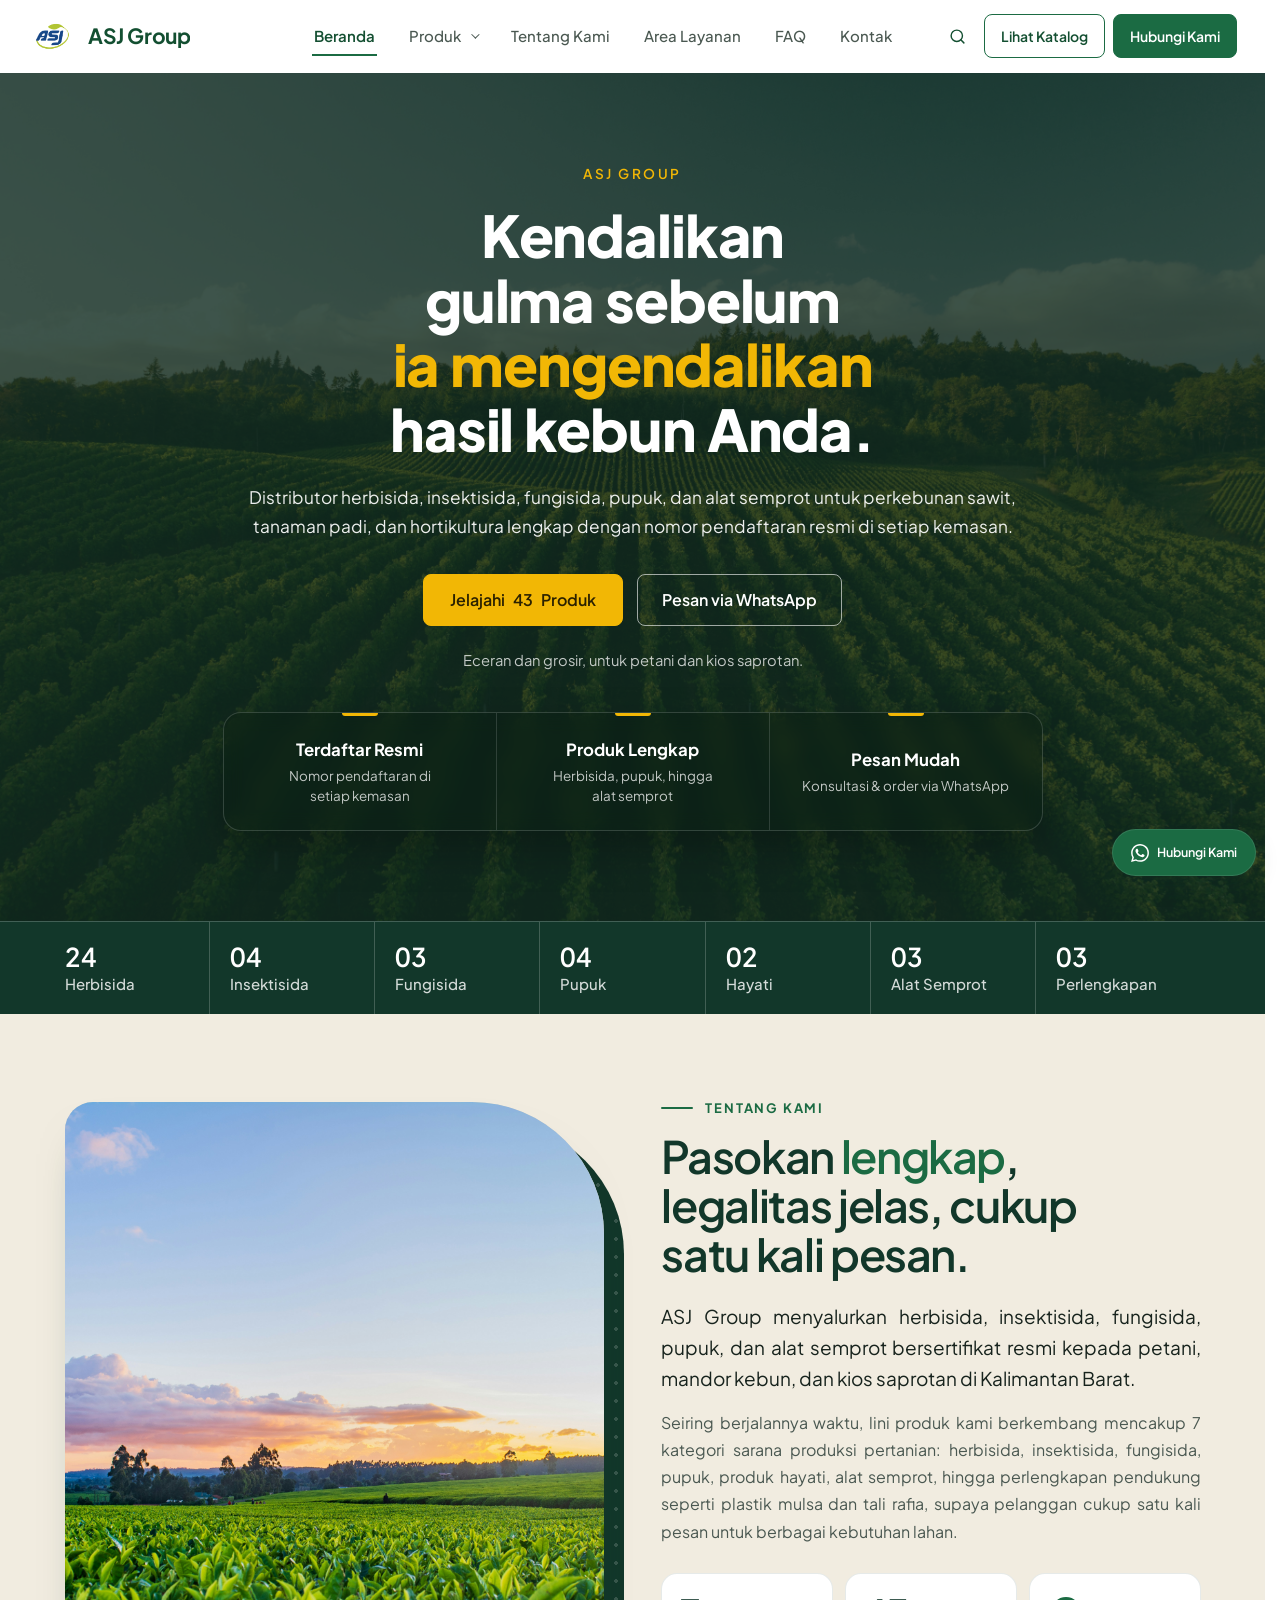
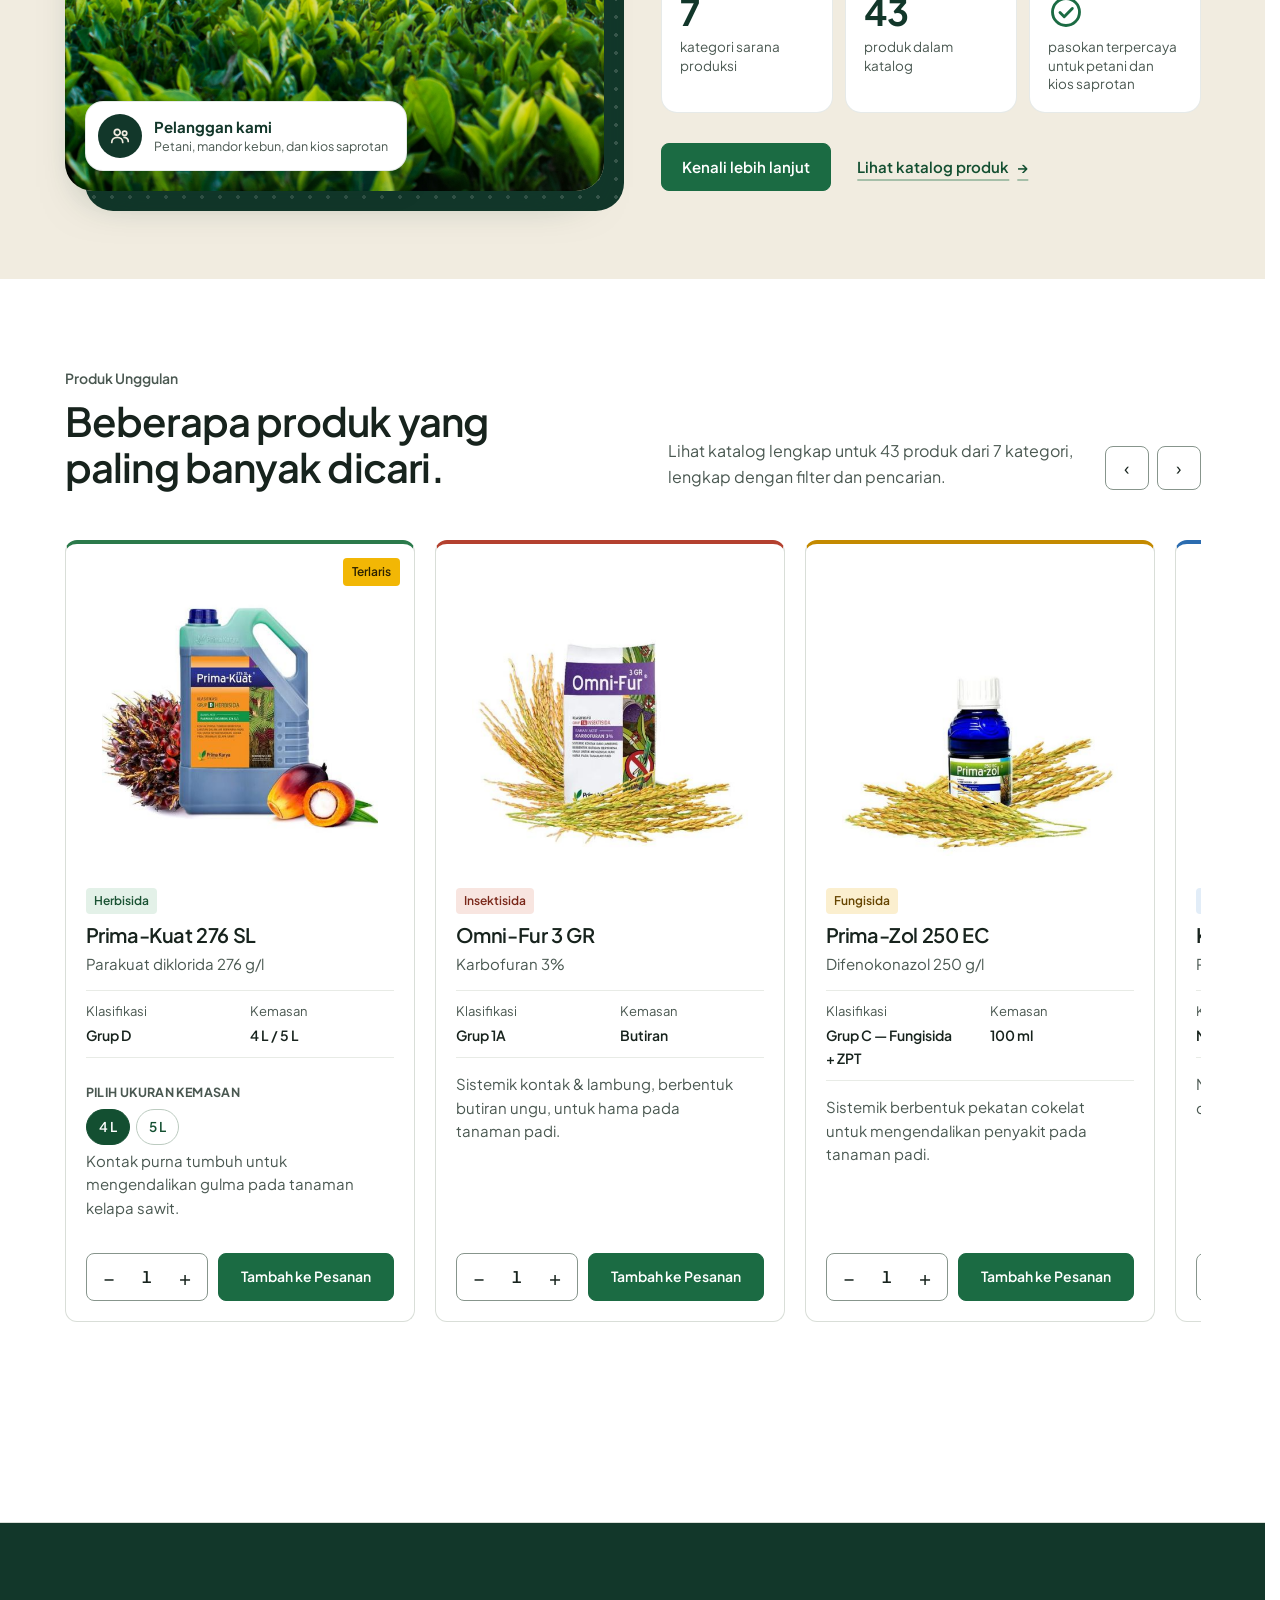
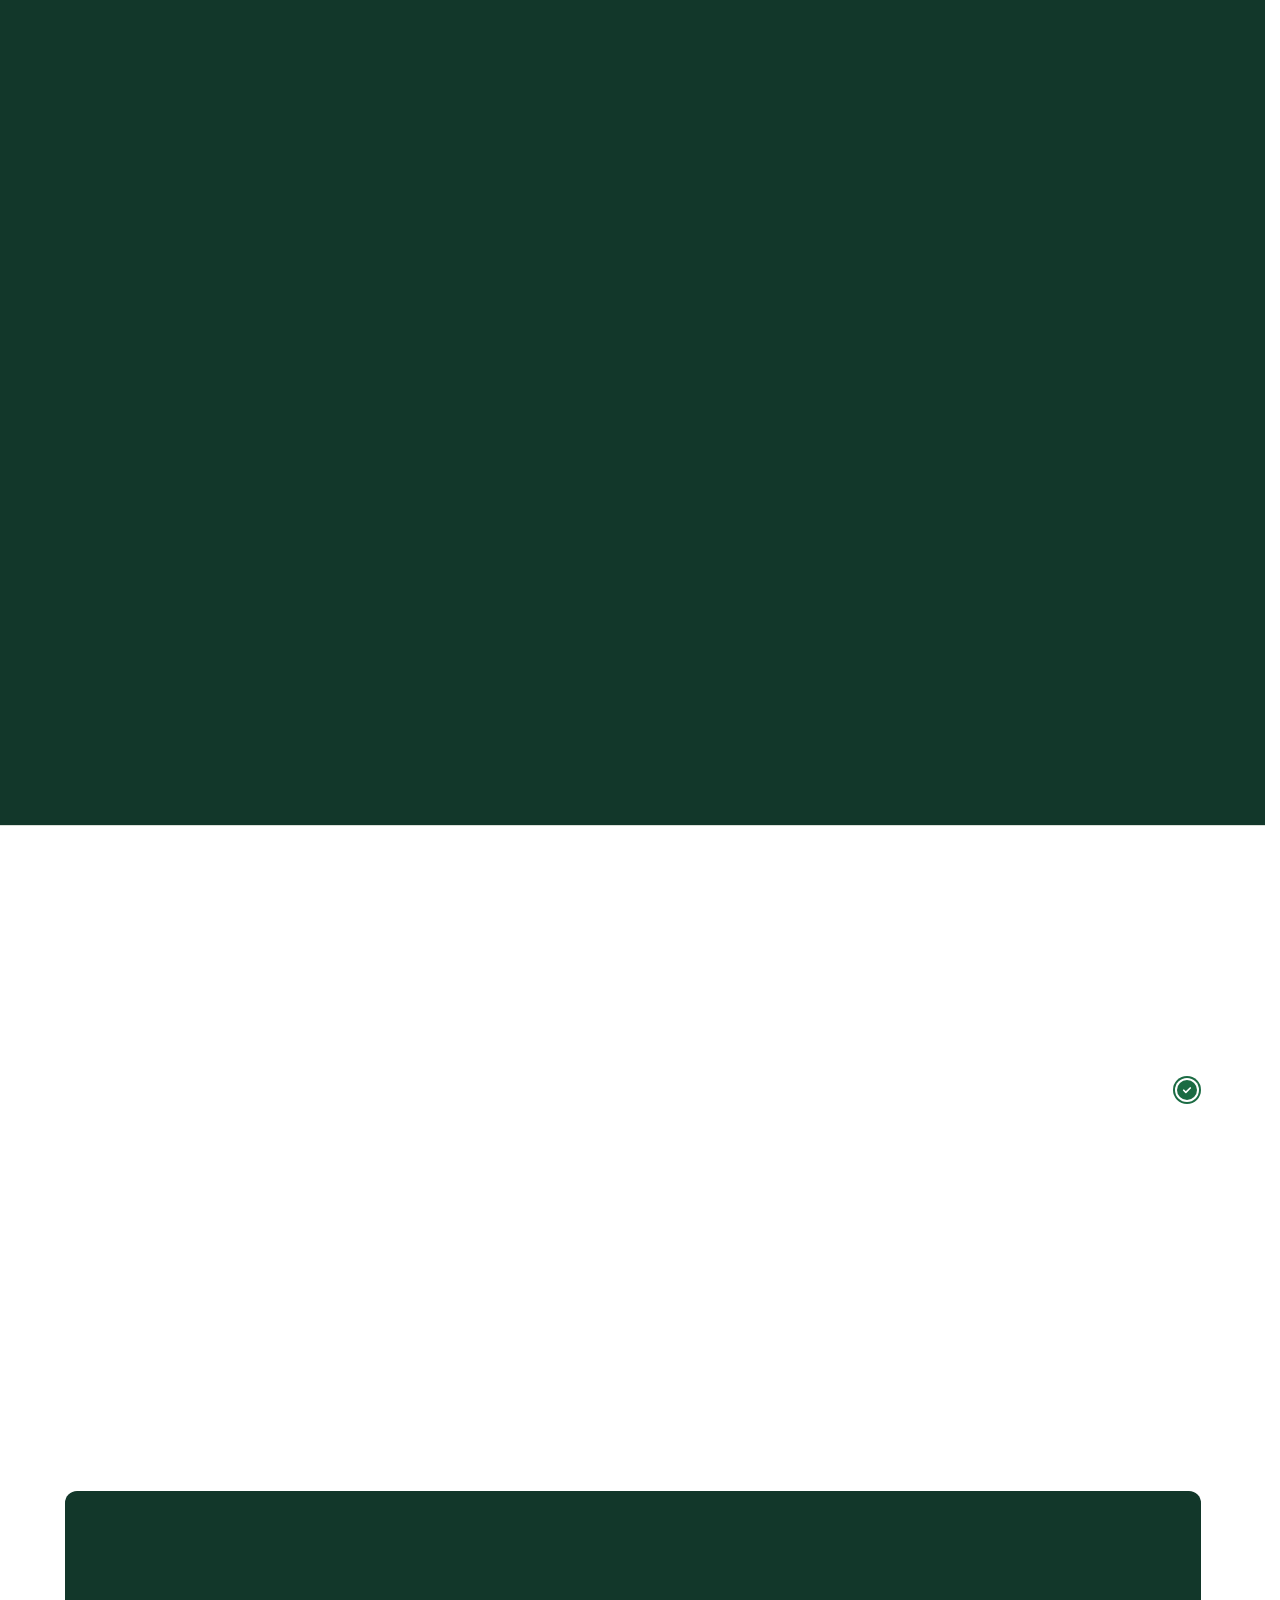
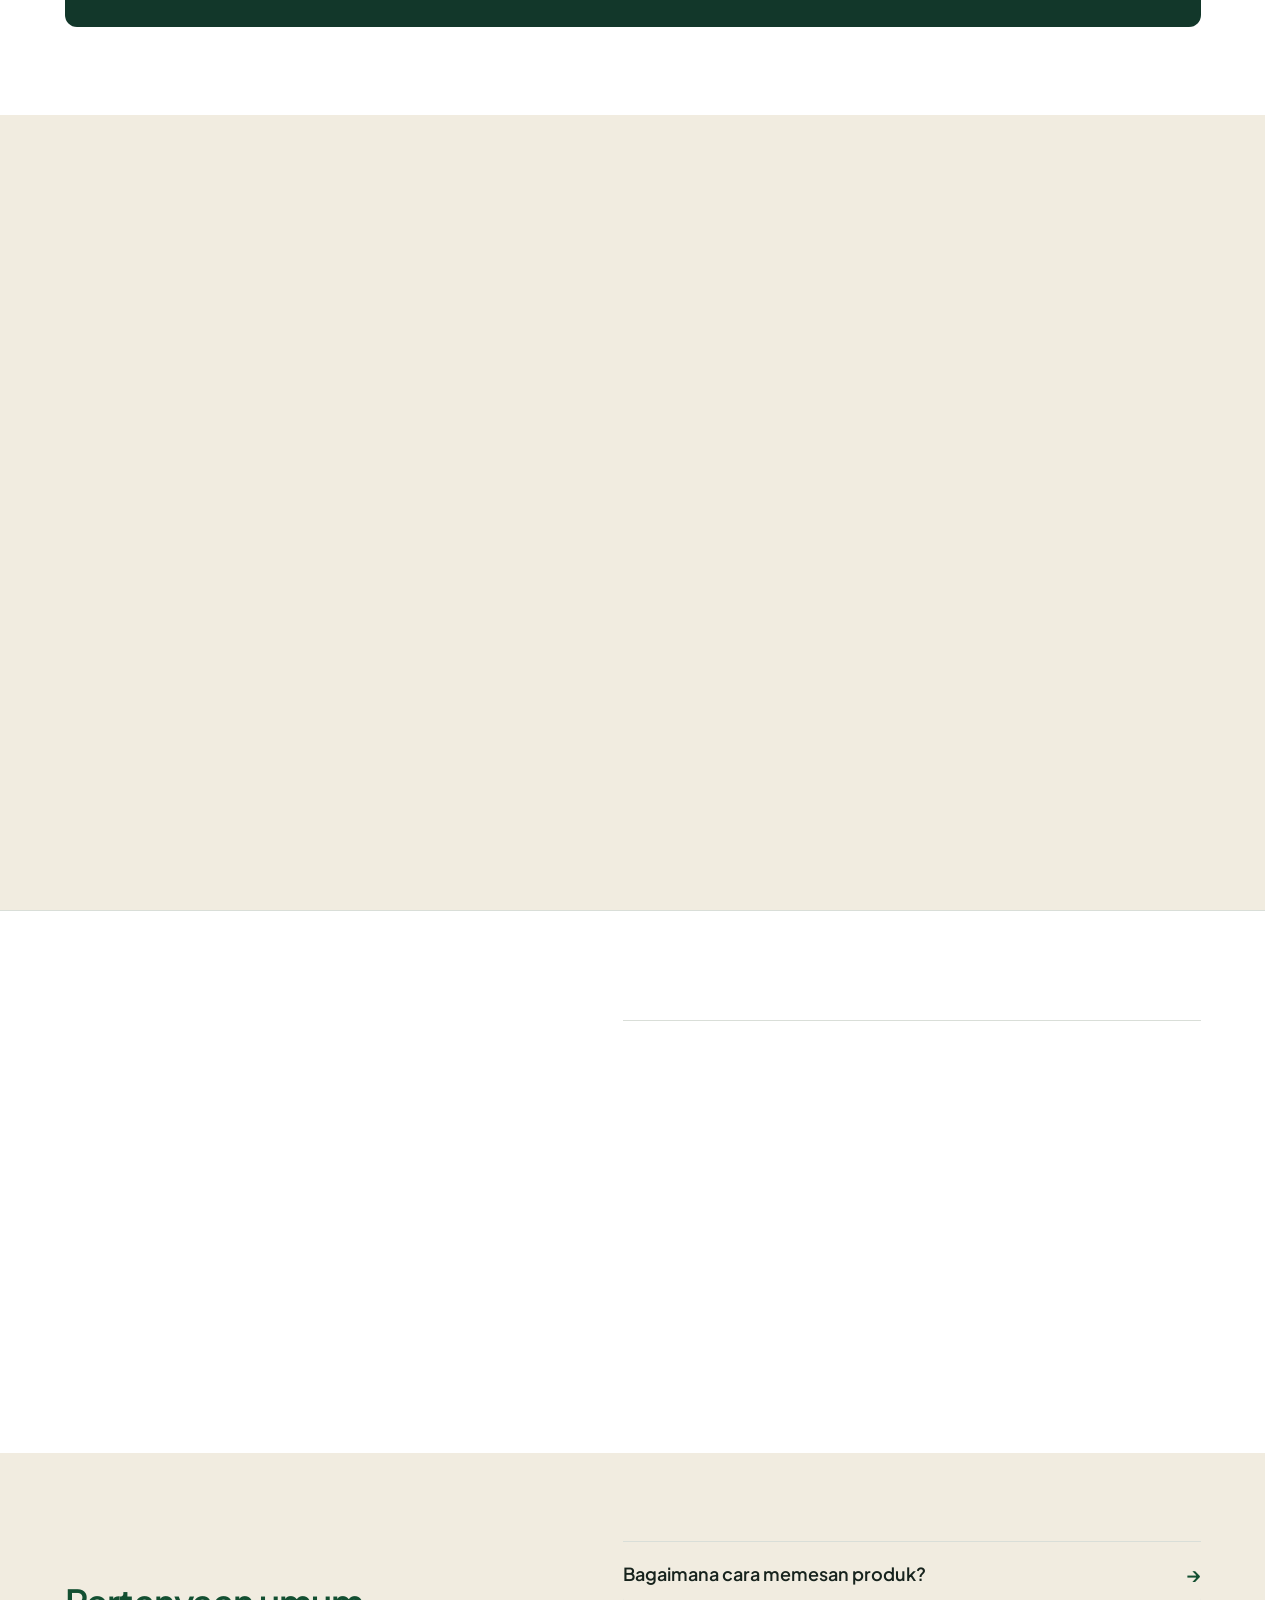
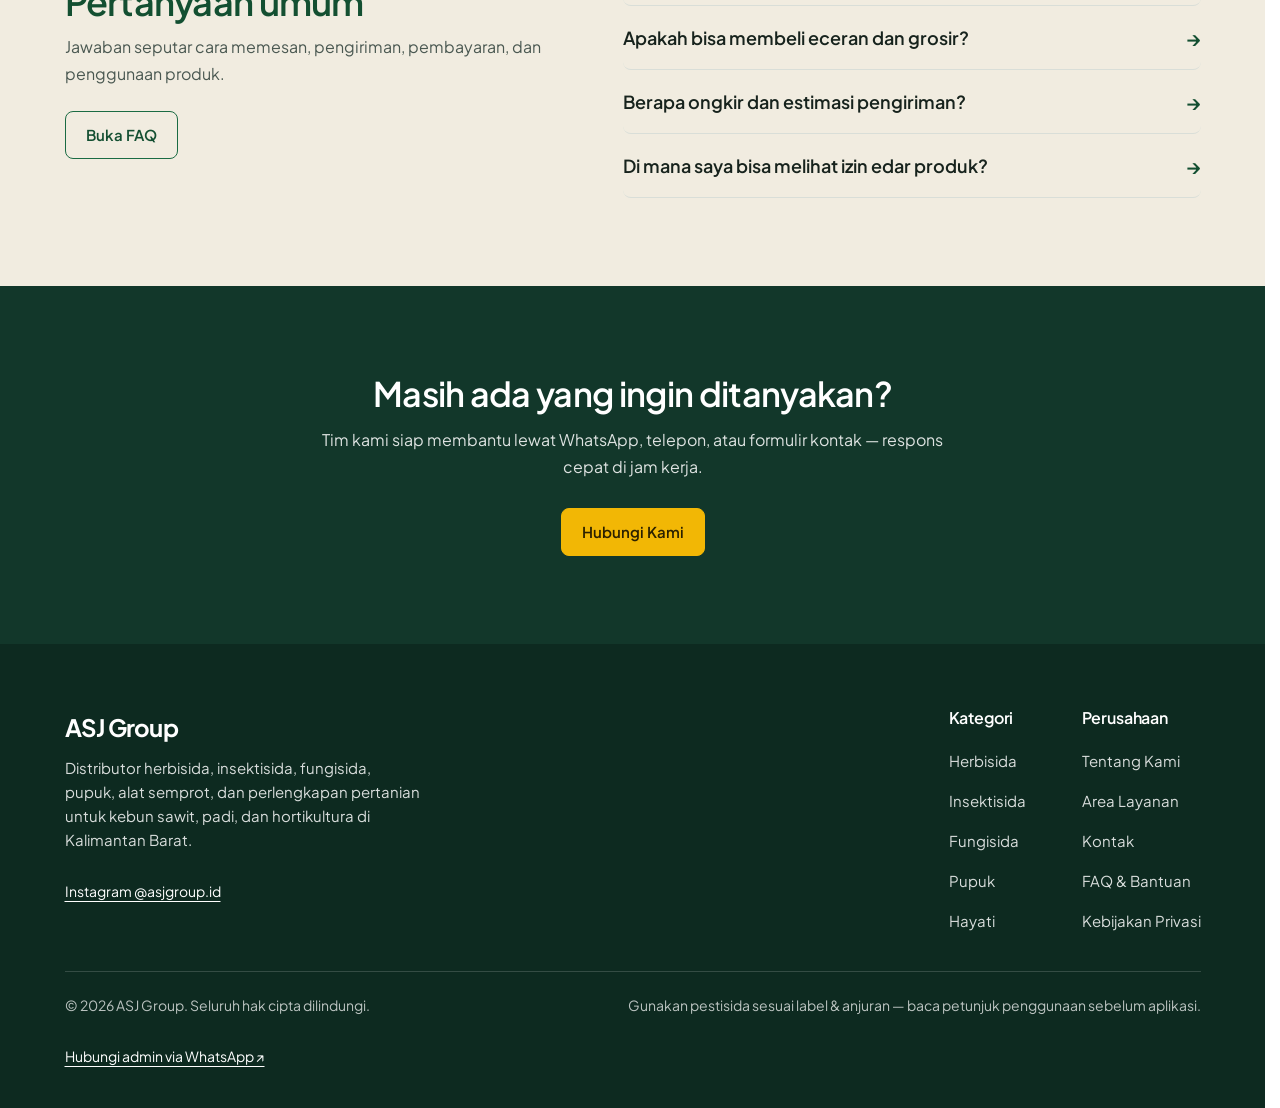
<file: index.html>
<!doctype html>

<html lang="id">
  <head>
    <meta charset="utf-8" />
    <meta content="width=device-width, initial-scale=1.0" name="viewport" />
    <title>ASJ Group — Distributor Herbisida &amp; Sarana Pertanian</title>
    <meta
      content="ASJ Group adalah distributor herbisida, insektisida, fungisida, pupuk, alat semprot, dan perlengkapan pertanian untuk kebun sawit, padi, dan hortikultura di Kalimantan Barat."
      name="description"
    />
    <meta
      content="herbisida, insektisida, fungisida, pupuk, alat semprot, saprotan, pertanian, Kalimantan Barat, Agro Sentosa Jaya"
      name="keywords"
    />
    <meta content="CV Agro Sentosa Jaya" name="author" />
    <meta content="#12372a" name="theme-color" />
    <link href="https://www.agrosentosajaya.co.id/" rel="canonical" />
    <link href="images/favicon.ico" rel="icon" />
    <link
      as="image"
      fetchpriority="high"
      href="images/beranda1.jpg"
      rel="preload"
    />
    <meta content="website" property="og:type" />
    <meta content="id_ID" property="og:locale" />
    <meta
      content="ASJ Group — Distributor Sarana Pertanian"
      property="og:title"
    />
    <meta
      content="Distributor herbisida, insektisida, fungisida, pupuk, alat semprot, dan perlengkapan pertanian di Kalimantan Barat."
      property="og:description"
    />
    <meta
      content="https://www.agrosentosajaya.co.id/images/og-image.png"
      property="og:image"
    />
    <meta content="1200" property="og:image:width" />
    <meta content="630" property="og:image:height" />
    <meta
      content="https://www.agrosentosajaya.co.id/images/og-image.png"
      name="twitter:image"
    />
    <meta content="https://www.agrosentosajaya.co.id/" property="og:url" />
    <meta content="summary_large_image" name="twitter:card" />
    <link rel="preconnect" href="https://fonts.googleapis.com" />
    <link rel="preconnect" href="https://fonts.gstatic.com" crossorigin />
    <link
      href="https://fonts.googleapis.com/css2?family=Plus+Jakarta+Sans:wght@300..800&display=swap"
      rel="stylesheet"
    />
    <link href="css/style.css?v=20261102" rel="stylesheet" />
    <script type="application/ld+json">
      {
        "@context": "https://schema.org",
        "@type": "LocalBusiness",
        "name": "CV Agro Sentosa Jaya",
        "description": "Distributor herbisida, insektisida, fungisida, pupuk, alat semprot, dan perlengkapan pertanian.",
        "url": "https://www.agrosentosajaya.co.id/",
        "logo": "https://www.agrosentosajaya.co.id/images/Logo_ASJ_Group.png",
        "image": "https://www.agrosentosajaya.co.id/images/og-image.png",
        "telephone": "+620000000000",
        "address": {
          "@type": "PostalAddress",
          "streetAddress": "Jl. Contoh No. 00",
          "addressLocality": "Pontianak",
          "addressRegion": "Kalimantan Barat",
          "addressCountry": "ID"
        },
        "areaServed": {
          "@type": "AdministrativeArea",
          "name": "Kalimantan Barat, Indonesia"
        }
      }
    </script>
    <link href="css/refinements.css?v=20261102" rel="stylesheet" />
    <link href="css/premium.css?v=20261102" rel="stylesheet" />
    <link href="css/ui-refresh.css?v=20261102" rel="stylesheet" />
    <link href="css/tambahan.css?v=20261102" rel="stylesheet" />
    <link rel="stylesheet" href="css/tipografi.css?v=20261102" />
    <style id="animasi-masuk">
      /* Animasi masuk ala halaman FAQ: hero berurutan saat halaman dibuka + muncul pelan saat di-scroll + garis progres.
       Sengaja tetap jalan walau perangkat memakai "kurangi animasi" (sama seperti FAQ). Pasangan: skrip animasi-masuk-js di akhir halaman. */
      :root {
        --ax-ease: cubic-bezier(0.22, 1, 0.36, 1);
      }
      @keyframes ax-rise {
        from {
          opacity: 0;
          transform: translateY(18px);
        }
        to {
          opacity: 1;
          transform: none;
        }
      }

      /* 1. Hero: masuk berurutan saat halaman dibuka */
      main .hero-copy > *,
      main .about-hero .wrap > *,
      main .service-hero .wrap > * {
        animation: ax-rise 0.8s var(--ax-ease) backwards !important;
      }
      main .hero-copy > :nth-child(1),
      main .about-hero .wrap > :nth-child(1),
      main .service-hero .wrap > :nth-child(1) {
        animation-delay: 0.05s !important;
      }
      main .hero-copy > :nth-child(2),
      main .about-hero .wrap > :nth-child(2),
      main .service-hero .wrap > :nth-child(2) {
        animation-delay: 0.13s !important;
      }
      main .hero-copy > :nth-child(3),
      main .about-hero .wrap > :nth-child(3),
      main .service-hero .wrap > :nth-child(3) {
        animation-delay: 0.22s !important;
      }
      main .hero-copy > :nth-child(4),
      main .about-hero .wrap > :nth-child(4),
      main .service-hero .wrap > :nth-child(4) {
        animation-delay: 0.3s !important;
      }
      main .hero-copy > :nth-child(5),
      main .about-hero .wrap > :nth-child(5),
      main .service-hero .wrap > :nth-child(5) {
        animation-delay: 0.38s !important;
      }
      main .hero-copy > :nth-child(n + 6),
      main .about-hero .wrap > :nth-child(n + 6),
      main .service-hero .wrap > :nth-child(n + 6) {
        animation-delay: 0.46s !important;
      }

      /* 2. Muncul pelan saat di-scroll (kelas dipasang JS; dilepas lagi setelah selesai) */
      html.ax-js .ax-rv {
        opacity: 0 !important;
        transform: translateY(24px) !important;
        transition:
          opacity 0.7s ease var(--ax-d, 0ms),
          transform 0.85s var(--ax-ease) var(--ax-d, 0ms) !important;
      }
      html.ax-js .ax-rv.ax-in {
        opacity: 1 !important;
        transform: none !important;
      }

      /* 3. Garis progres scroll di paling atas layar */
      .ax-progress {
        position: fixed;
        top: 0;
        left: 0;
        right: 0;
        height: 3px;
        z-index: 3000;
        background: var(--brand, #1f6b45);
        transform: scaleX(0);
        transform-origin: left center;
        pointer-events: none;
        will-change: transform;
      }

      /* Opsional: kalau ingin menghormati "kurangi animasi", ubah HORMATI_KURANGI_ANIMASI di skrip jadi true */
      html.ax-calm main .hero-copy > *,
      html.ax-calm main .about-hero .wrap > *,
      html.ax-calm main .service-hero .wrap > * {
        animation: none !important;
      }
      @media print {
        html.ax-js .ax-rv,
        html.ax-js .ax-rv.ax-in {
          opacity: 1 !important;
          transform: none !important;
          transition: none !important;
        }
        .ax-progress {
          display: none;
        }
      }
    </style>
    <style id="cara-pesan-align">
      /* Cara Pesan: HP digeser ke kanan supaya tepinya sejajar dengan tepi konten section lain.
         Nilai pergeseran dihitung skrip di bawah (--stage-shift); tanpa skrip, tampilan tetap seperti semula. */
      #cara-pesan {
        overflow-x: clip;
      }
      #cara-pesan .order-stage {
        translate: var(--stage-shift, 0px) 0;
      }
    </style>
    <style id="hero-rapi">
      /* Hero (section pertama): layout simetris, rata tengah, tipografi rapi */
      #beranda .hero-grid {
        display: flex;
        justify-content: center;
        align-items: center;
        width: 100%;
        max-width: none;
        margin-inline: auto;
        padding-inline: clamp(20px, 5vw, 64px);
      }
      #beranda .hero-copy {
        width: 100%;
        max-width: 880px;
        margin: 0 auto;
        padding: 0;
        display: flex;
        flex-direction: column;
        align-items: center;
        text-align: center;
      }
      #beranda .hero-eyebrow {
        display: block;
        margin: 0 0 18px;
        padding: 0;
        border: 0;
        background: none;
        box-shadow: none;
        backdrop-filter: none;
        font-size: 0.85rem;
        font-weight: 600;
        letter-spacing: 0.18em;
        word-spacing: normal;
        text-transform: uppercase;
        color: #f2b705;
      }
      #beranda .hero-copy h1 {
        margin: 0 0 22px;
        max-width: 18ch;
        font-size: clamp(2.1rem, 4.6vw, 3.6rem);
        font-weight: 800;
        line-height: 1.12;
        letter-spacing: -0.02em;
        word-spacing: 0.04em;
        text-align: center;
        text-wrap: balance;
        color: #fff;
      }
      #beranda .hero-copy h1 em {
        display: block;
        font-style: normal;
        color: #f2b705;
      }
      #beranda .hero-lede {
        max-width: 62ch;
        margin: 0 0 32px;
        font-size: clamp(1rem, 1.35vw, 1.15rem);
        font-weight: 400;
        line-height: 1.7;
        letter-spacing: 0;
        word-spacing: normal;
        text-align: center;
        text-wrap: pretty;
        color: rgba(255, 255, 255, 0.92);
      }
      #beranda .hero-actions {
        display: flex;
        flex-wrap: wrap;
        justify-content: center;
        gap: 14px;
        margin: 0 0 22px;
      }
      #beranda .hero-actions .btn {
        min-width: 200px;
        justify-content: center;
        text-align: center;
        letter-spacing: 0;
        word-spacing: normal;
      }
      #beranda .hero-note {
        margin: 0;
        font-size: 0.92rem;
        letter-spacing: 0;
        word-spacing: normal;
        text-align: center;
        color: rgba(255, 255, 255, 0.75);
      }
      #beranda .hero-trust {
        display: grid;
        grid-template-columns: repeat(3, 1fr);
        width: 100%;
        max-width: 820px;
        margin: 40px 0 0;
        padding: 0;
        list-style: none;
        border: 1px solid rgba(255, 255, 255, 0.16);
        border-radius: 18px;
        background: rgba(10, 30, 18, 0.45);
        backdrop-filter: blur(10px);
        -webkit-backdrop-filter: blur(10px);
        box-shadow: 0 18px 40px rgba(0, 0, 0, 0.25);
        overflow: hidden;
      }
      #beranda .hero-trust li {
        position: relative;
        display: flex;
        align-items: center;
        justify-content: center;
        padding: 26px 22px 24px;
        text-align: center;
        color: #fff;
      }
      #beranda .hero-trust li::before {
        content: "";
        position: absolute;
        top: 0;
        left: 50%;
        width: 36px;
        height: 3px;
        translate: -50% 0;
        border-radius: 0 0 3px 3px;
        background: #f2b705;
      }
      #beranda .hero-trust li + li {
        border-left: 1px solid rgba(255, 255, 255, 0.14);
      }
      #beranda .ht-text {
        display: flex;
        flex-direction: column;
        align-items: center;
        gap: 6px;
        letter-spacing: 0;
        word-spacing: normal;
      }
      #beranda .ht-text strong {
        font-size: 1.05rem;
        font-weight: 700;
        line-height: 1.25;
      }
      #beranda .ht-text small {
        max-width: 24ch;
        font-size: 0.84rem;
        line-height: 1.5;
        color: rgba(255, 255, 255, 0.75);
      }
      /* ===== Interaksi: kartu keunggulan ===== */
      #beranda .hero-trust li,
      #beranda .hero-trust li::before,
      #beranda .ht-text strong,
      #beranda .ht-text small {
        transition:
          background-color 0.35s ease,
          width 0.4s cubic-bezier(0.22, 1, 0.36, 1),
          color 0.3s ease;
      }
      #beranda .hero-trust li {
        cursor: default;
        -webkit-tap-highlight-color: transparent;
      }
      @media (hover: hover) {
        #beranda .hero-trust li:hover {
          background-color: rgba(242, 183, 5, 0.14);
        }
        #beranda .hero-trust li:hover::before {
          width: 100%;
          border-radius: 0;
        }
        #beranda .hero-trust li:hover .ht-text strong {
          color: #f2b705;
        }
        #beranda .hero-trust li:hover .ht-text small {
          color: #fff;
        }
      }
      #beranda .hero-trust li:active {
        background-color: rgba(242, 183, 5, 0.2);
      }
      #beranda .hero-trust li:active::before {
        width: 100%;
        border-radius: 0;
      }

      /* ===== Interaksi: tombol ===== */
      #beranda .hero-actions .btn {
        transition:
          transform 0.25s ease,
          background-color 0.25s ease,
          color 0.25s ease,
          border-color 0.25s ease,
          box-shadow 0.25s ease;
      }
      @media (hover: hover) {
        #beranda .hero-actions .btn-solid:hover {
          transform: translateY(-3px);
          background-color: #ffc928;
          box-shadow: 0 12px 26px rgba(242, 183, 5, 0.38);
        }
        #beranda .hero-actions .btn-outline:hover {
          transform: translateY(-3px);
          background-color: #fff;
          border-color: #fff;
          color: #14532d;
          box-shadow: 0 12px 26px rgba(0, 0, 0, 0.28);
        }
      }
      #beranda .hero-actions .btn:active {
        transform: translateY(0) scale(0.98);
        box-shadow: none;
      }
      #beranda .hero-actions .btn:focus-visible {
        outline: 3px solid #f2b705;
        outline-offset: 3px;
      }

      /* ===== Responsif ===== */
      #beranda .hero-grid {
        padding-block: clamp(40px, 8vw, 88px);
      }
      @media (max-width: 900px) {
        #beranda .hero-trust li {
          padding: 22px 14px 20px;
        }
        #beranda .ht-text small {
          font-size: 0.8rem;
        }
      }
      @media (prefers-reduced-motion: reduce) {
        #beranda .hero-trust li,
        #beranda .hero-trust li::before,
        #beranda .ht-text strong,
        #beranda .ht-text small,
        #beranda .hero-actions .btn {
          transition: none;
        }
        #beranda .hero-actions .btn:hover {
          transform: none;
        }
      }
      @media (max-width: 680px) {
        #beranda .hero-copy h1 {
          max-width: 100%;
        }
        #beranda .hero-actions {
          width: 100%;
          flex-direction: column;
        }
        #beranda .hero-actions .btn {
          width: 100%;
        }
        #beranda .hero-trust {
          grid-template-columns: 1fr;
        }
        #beranda .hero-trust li {
          padding: 14px 16px;
        }
        #beranda .hero-trust li + li {
          border-left: 0;
          border-top: 1px solid rgba(255, 255, 255, 0.14);
        }
        #beranda .hero-trust li {
          justify-content: flex-start;
          text-align: left;
          padding-left: 22px;
        }
        #beranda .ht-text {
          align-items: flex-start;
        }
        #beranda .hero-trust li::before {
          left: 0;
          top: 0;
          width: 3px;
          height: 100%;
          translate: 0 0;
          border-radius: 0;
        }
        #beranda .hero-trust li:hover::before,
        #beranda .hero-trust li:active::before {
          width: 6px;
        }
      }
      @media (max-width: 380px) {
        #beranda .hero-copy h1 {
          font-size: 1.85rem;
        }
        #beranda .hero-eyebrow {
          letter-spacing: 0.14em;
          font-size: 0.78rem;
        }
        #beranda .hero-lede {
          font-size: 0.95rem;
        }
      }
    </style>
    <script id="animasi-boot">
      /* Sembunyikan isi section setelah hero sejak frame pertama; dibuka lagi oleh skrip animasi di akhir halaman (pengaman: otomatis terbuka setelah 2,5 detik) */
      document.documentElement.classList.add("ax-boot");
      setTimeout(function () {
        document.documentElement.classList.remove("ax-boot");
      }, 2500);
    </script>
    <style id="animasi-section-kedua">
      /* Section kedua (dan blok lain yang sudah terlihat saat halaman dibuka) ikut masuk berurutan setelah hero.
         Kelas dipasang skrip animasi-section-kedua dan dilepas lagi setelah selesai. */
      main .ax-s2 {
        animation: ax-rise 0.8s var(--ax-ease) var(--s2-d, 0.55s) backwards !important;
      }
      html.ax-calm main .ax-s2 {
        animation: none !important;
      }
      @media print {
        main .ax-s2 {
          animation: none !important;
        }
      }
      html.ax-js .ax-rv.ax-nt {
        transition: none !important;
      }
      html.ax-boot main > :not(:first-child) > * {
        opacity: 0;
      }
      @media print {
        html.ax-boot main > :not(:first-child) > * {
          opacity: 1;
        }
      }
    </style>
    <style id="perbaikan-css">
      /* ==========================================================================
   perbaikan.css — dimuat PALING AKHIR di semua halaman.
   Isi: (A) animasi yang hilang, (B) lapisan responsif HP / tablet / iPad.
   ========================================================================== */

      /* ---------- A1. Angka kategori & lini produk (24, 04, 03, dst) ---------- */
      .cat-count,
      .line-count {
        font-variant-numeric: tabular-nums;
        display: inline-block;
      }
      .cat-item:hover .cat-count,
      .line-card:hover .line-count {
        transform: translateY(-2px);
      }
      .cat-count,
      .line-count {
        transition: transform 0.35s cubic-bezier(0.22, 1, 0.36, 1);
      }

      /* ---------- A2. Search bar FAQ ---------- */
      @keyframes pb-ring {
        from {
          outline-color: rgba(31, 107, 69, 0.45);
          outline-offset: 0;
        }
        to {
          outline-color: rgba(31, 107, 69, 0);
          outline-offset: 12px;
        }
      }
      @keyframes pb-icon-pop {
        0% {
          transform: scale(1) rotate(0);
        }
        45% {
          transform: scale(1.28) rotate(-12deg);
        }
        100% {
          transform: scale(1.14) rotate(-6deg);
        }
      }
      /* masuk berurutan + denyut cincin sekali; tetap jalan walau perangkat "kurangi animasi" */
      html body[data-page="faq"] .help-hero .help-search {
        outline: 2px solid transparent;
        animation:
          kp-rise 0.8s var(--kp-ease, cubic-bezier(0.22, 1, 0.36, 1)) 0.36s
            backwards,
          pb-ring 1.4s ease-out 1.25s 1 both !important;
        transition:
          border-color 0.25s ease,
          box-shadow 0.3s ease,
          transform 0.35s var(--kp-ease, cubic-bezier(0.22, 1, 0.36, 1)) !important;
      }
      html body[data-page="faq"] .help-hero .help-search-label {
        animation: kp-rise 0.8s var(--kp-ease, cubic-bezier(0.22, 1, 0.36, 1))
          0.3s backwards !important;
      }
      html body[data-page="faq"] .help-hero .help-search:focus-within {
        transform: translateY(-2px);
      }
      /* ikon cari (sekarang <button>, bukan <span>) ikut bergerak saat kolom diklik */
      html body[data-page="faq"] .help-hero .help-search .hx-ico-btn .i-search {
        transition:
          transform 0.4s var(--kp-ease, cubic-bezier(0.22, 1, 0.36, 1)),
          color 0.3s ease !important;
      }
      html
        body[data-page="faq"]
        .help-hero
        .help-search:focus-within
        .hx-ico-btn
        .i-search {
        animation: pb-icon-pop 0.45s
          var(--kp-ease, cubic-bezier(0.22, 1, 0.36, 1)) forwards !important;
      }
      html body[data-page="faq"] .help-hero .help-search input::placeholder {
        transition:
          opacity 0.3s ease,
          transform 0.3s ease !important;
      }
      html
        body[data-page="faq"]
        .help-hero
        .help-search:focus-within
        input::placeholder {
        opacity: 0.35;
        transform: translateX(6px);
      }
      /* tombol "Cari" menjawab sentuhan */
      html body[data-page="faq"] .help-hero .help-search .hx-go {
        transition:
          background-color 0.25s ease,
          transform 0.25s ease,
          box-shadow 0.25s ease !important;
      }
      html body[data-page="faq"] .help-hero .help-search .hx-go:hover {
        box-shadow: 0 8px 18px -8px rgba(18, 55, 42, 0.6);
        transform: translateY(-1px);
      }
      @media (prefers-reduced-motion: reduce) {
        html body[data-page="faq"] .help-hero .help-search,
        html body[data-page="faq"] .help-hero .help-search-label,
        html
          body[data-page="faq"]
          .help-hero
          .help-search
          .hx-ico-btn
          .i-search,
        html body[data-page="faq"] .help-hero .help-search .hx-go {
          animation-duration: 0.8s !important;
        }
      }

      /* ---------- B. RESPONSIF ---------- */
      html {
        -webkit-text-size-adjust: 100%;
        text-size-adjust: 100%;
      }
      html,
      body {
        max-width: 100%;
        overflow-x: clip;
      }
      *,
      *::before,
      *::after {
        box-sizing: border-box;
      }
      img,
      video,
      canvas,
      iframe,
      embed,
      object {
        max-width: 100%;
      }
      img,
      video {
        height: auto;
      }
      /* gambar yang diberi tinggi tetap oleh kelas komponen tetap boleh dipangkas */
      img[class*="photo"],
      img[class*="cover"],
      .asj-story-photo img,
      .lot img,
      .line-card img {
        height: 100%;
      }
      h1,
      h2,
      h3,
      h4,
      p,
      li,
      a,
      label,
      small,
      strong,
      span {
        overflow-wrap: break-word;
      }
      /* anak grid/flex boleh menyusut (kunci supaya tidak melebar keluar layar) */
      .wrap > *,
      .hx-grid > *,
      .hero-grid > *,
      .asj-story > *,
      .branch-explorer > *,
      .contact-grid > *,
      .help-layout > *,
      .order-layout > *,
      .principles-layout > *,
      .teaser-split > *,
      .footer-cols > *,
      .line-grid > *,
      .lot-grid > *,
      .testi-grid > *,
      .pick-grid > *,
      .related-grid > * {
        min-width: 0;
      }
      table {
        max-width: 100%;
      }
      .table-wrap,
      .table-scroll {
        overflow-x: auto;
        -webkit-overflow-scrolling: touch;
      }
      /* tombol & sentuhan */
      @media (hover: none) and (pointer: coarse) {
        .btn,
        button,
        .nav-search-btn,
        .menu-toggle,
        .drawer-close {
          min-height: 44px;
        }
        input,
        select,
        textarea {
          font-size: max(
            16px,
            1em
          ); /* cegah iOS memperbesar layar saat kolom diklik */
        }
      }
      /* elemen melayang: hormati poni / bar bawah iPhone & iPad */
      .wa-float,
      [class*="wa-float"],
      [class*="whatsapp-float"],
      .a11y-fab,
      [class*="a11y-btn"] {
        max-width: calc(100vw - 24px);
      }

      /* ----- Tablet & iPad (≤ 1024px) ----- */
      @media (max-width: 1024px) {
        .wrap {
          max-width: 100%;
          padding-inline: max(20px, env(safe-area-inset-left, 0px))
            max(20px, env(safe-area-inset-right, 0px));
        }
        .header-row {
          gap: 10px;
          min-width: 0;
        }
        .lot-grid,
        .line-grid {
          grid-template-columns: repeat(
            auto-fill,
            minmax(min(100%, 240px), 1fr)
          );
        }
        .testi-grid,
        .pick-grid,
        .related-grid {
          grid-template-columns: repeat(
            auto-fit,
            minmax(min(100%, 260px), 1fr)
          );
        }
        .footer-cols {
          grid-template-columns: repeat(2, minmax(0, 1fr));
        }
        .hero-actions .btn,
        .cta-band-actions .btn {
          min-width: 0;
        }
      }

      /* ----- Tablet portrait & HP besar (≤ 900px): satu kolom ----- */
      @media (max-width: 900px) {
        .hero-grid,
        .hx-grid,
        .asj-story,
        .help-layout,
        .contact-grid,
        .order-layout,
        .principles-layout,
        .teaser-split,
        .about-story-band .wrap,
        .branch-explorer {
          grid-template-columns: minmax(0, 1fr) !important;
        }
        .help-layout > .help-sidebar,
        .help-sidebar {
          position: static;
          width: 100%;
        }
        .section-head {
          flex-direction: column;
          align-items: flex-start;
          gap: 10px;
        }
        .section-head > p {
          max-width: 100%;
        }
        .cta-band-actions {
          flex-wrap: wrap;
        }
        /* strip kategori: bisa digeser samping, tidak menumpuk berantakan */
        .cat-list {
          display: flex;
          flex-wrap: nowrap;
          gap: 10px;
          overflow-x: auto;
          -webkit-overflow-scrolling: touch;
          scroll-snap-type: x proximity;
          padding-bottom: 6px;
        }
        .cat-list .cat-item {
          flex: 0 0 auto;
          scroll-snap-align: start;
        }
        .map-stage {
          width: 100%;
          max-width: 100%;
        }
      }

      /* ----- HP (≤ 560px) ----- */
      @media (max-width: 560px) {
        .wrap {
          padding-inline: max(16px, env(safe-area-inset-left, 0px))
            max(16px, env(safe-area-inset-right, 0px));
        }
        .lot-grid,
        .line-grid,
        .testi-grid,
        .pick-grid,
        .related-grid {
          grid-template-columns: minmax(0, 1fr);
        }
        .footer-cols {
          grid-template-columns: minmax(0, 1fr);
        }
        .hero-actions,
        .cta-band-actions,
        .ticket-actions {
          flex-direction: column;
          align-items: stretch;
        }
        .hero-actions .btn,
        .cta-band-actions .btn,
        .ticket-actions .btn {
          width: 100%;
          justify-content: center;
        }
        h1 {
          font-size: clamp(1.6rem, 7.4vw, 2.2rem);
          line-height: 1.15;
        }
        h2 {
          font-size: clamp(1.35rem, 6vw, 1.8rem);
          line-height: 1.2;
        }
        .legal-row,
        .footer-row {
          flex-direction: column;
          align-items: flex-start;
          gap: 8px;
        }
      }

      /* ----- Layar sangat kecil (≤ 360px) ----- */
      @media (max-width: 360px) {
        .wrap {
          padding-inline: 14px;
        }
        .btn {
          padding-inline: 14px;
        }
      }

      /* ----- HP/tablet posisi landscape: jangan paksa tinggi layar penuh ----- */
      @media (max-height: 520px) and (orientation: landscape) {
        .hero,
        #beranda,
        .service-hero,
        .help-hero {
          min-height: 0 !important;
        }
      }

      /* FAQ: angka besar di "anatomi label" tidak boleh memaksa satu baris di HP */
      @media (max-width: 560px) {
        html body[data-page="faq"] .anatomy-part strong {
          white-space: normal !important;
          font-size: clamp(26px, 9vw, 40px) !important;
        }
      }

      /* ======================================================================
   Produk: kolom cari, filter (Kategori / Tanaman), tag aktif, rekomendasi
   ====================================================================== */
      @keyframes pb-rise {
        from {
          opacity: 0;
          transform: translateY(18px);
        }
        to {
          opacity: 1;
          transform: none;
        }
      }
      @keyframes pb-pop {
        0% {
          opacity: 0;
          transform: scale(0.6);
        }
        60% {
          opacity: 1;
          transform: scale(1.12);
        }
        100% {
          transform: scale(1);
        }
      }
      @keyframes pb-panel {
        from {
          opacity: 0;
          transform: translateY(-10px) scale(0.97);
        }
        to {
          opacity: 1;
          transform: none;
        }
      }
      @keyframes pb-ring-soft {
        from {
          outline-color: rgba(27, 107, 67, 0.4);
          outline-offset: 0;
        }
        to {
          outline-color: rgba(27, 107, 67, 0);
          outline-offset: 12px;
        }
      }
      @keyframes pb-icon-nudge {
        0% {
          transform: scale(1) rotate(0);
        }
        50% {
          transform: scale(1.25) rotate(-12deg);
        }
        100% {
          transform: scale(1.12) rotate(-6deg);
        }
      }

      /* kolom cari: naik sedikit + cincin + ikon bergerak saat diklik */
      .search-input-wrap {
        outline: 2px solid transparent;
        transition:
          transform 0.35s cubic-bezier(0.22, 1, 0.36, 1),
          box-shadow 0.3s ease,
          border-color 0.25s ease;
      }
      .search-input-wrap:focus-within {
        transform: translateY(-2px);
        animation: pb-ring-soft 0.9s ease-out 1 both;
      }
      .search-input-wrap .search-icon {
        transition:
          transform 0.4s cubic-bezier(0.22, 1, 0.36, 1),
          color 0.3s ease;
      }
      .search-input-wrap:focus-within .search-icon {
        animation: pb-icon-nudge 0.45s cubic-bezier(0.22, 1, 0.36, 1) forwards;
        color: var(--brand, #1b6b43);
      }
      .search-input-wrap input::placeholder {
        transition:
          opacity 0.3s ease,
          transform 0.3s ease;
      }
      .search-input-wrap:focus-within input::placeholder {
        opacity: 0.35;
        transform: translateX(6px);
      }

      /* tombol filter */
      .filter-dropdown-btn {
        transition:
          transform 0.25s cubic-bezier(0.22, 1, 0.36, 1),
          box-shadow 0.25s ease,
          border-color 0.25s ease,
          background-color 0.25s ease;
      }
      @media (hover: hover) and (pointer: fine) {
        .filter-dropdown-btn:hover {
          transform: translateY(-2px);
          box-shadow: 0 10px 20px -12px rgba(18, 55, 42, 0.5);
        }
      }
      .filter-dropdown-btn:active {
        transform: scale(0.97);
      }
      .filter-dropdown-btn[aria-expanded="true"] {
        box-shadow: 0 0 0 3px rgba(27, 107, 67, 0.18);
      }
      /* panel terbuka: turun halus, pilihan (Herbisida, Insektisida, dst) masuk satu-satu */
      .filter-dropdown-panel:not([hidden]) {
        transform-origin: top left;
        animation: pb-panel 0.3s cubic-bezier(0.22, 1, 0.36, 1);
      }
      .filter-dropdown-panel:not([hidden]) .filter-check {
        animation: pb-rise 0.4s cubic-bezier(0.22, 1, 0.36, 1) backwards;
      }
      .filter-dropdown-panel:not([hidden]) .filter-check:nth-child(1) {
        animation-delay: 0.04s;
      }
      .filter-dropdown-panel:not([hidden]) .filter-check:nth-child(2) {
        animation-delay: 0.08s;
      }
      .filter-dropdown-panel:not([hidden]) .filter-check:nth-child(3) {
        animation-delay: 0.12s;
      }
      .filter-dropdown-panel:not([hidden]) .filter-check:nth-child(4) {
        animation-delay: 0.16s;
      }
      .filter-dropdown-panel:not([hidden]) .filter-check:nth-child(5) {
        animation-delay: 0.2s;
      }
      .filter-dropdown-panel:not([hidden]) .filter-check:nth-child(6) {
        animation-delay: 0.24s;
      }
      .filter-dropdown-panel:not([hidden]) .filter-check:nth-child(n + 7) {
        animation-delay: 0.28s;
      }
      .filter-check {
        transition: transform 0.2s ease;
      }
      @media (hover: hover) and (pointer: fine) {
        .filter-check:hover {
          transform: translateX(3px);
        }
      }
      .filter-check input:checked + span {
        animation: pb-pop 0.3s cubic-bezier(0.22, 1, 0.36, 1);
      }
      /* angka jumlah filter + tag filter aktif muncul dengan efek pop */
      .filter-dropdown-count:not([hidden]) {
        animation: pb-pop 0.35s cubic-bezier(0.22, 1, 0.36, 1);
      }
      .active-filter-tags > * {
        animation: pb-pop 0.35s cubic-bezier(0.22, 1, 0.36, 1) backwards;
      }
      .saring-reset {
        transition: transform 0.2s ease;
      }
      .saring-reset:active {
        transform: scale(0.95);
      }

      /* "Rekomendasi unggulan" & "Baru dilihat": muncul halus setiap kali dibuka */
      #ppBand:not([hidden]),
      #recentlyViewed:not([hidden]) {
        animation: pb-rise 0.7s cubic-bezier(0.22, 1, 0.36, 1) backwards;
      }

      /* Beranda: foto "Tentang Kami" */
      .asj-about .asj-story-photo img {
        transition: transform 0.9s cubic-bezier(0.22, 1, 0.36, 1);
      }
      @media (hover: hover) and (pointer: fine) {
        .asj-about .asj-story-media:hover .asj-story-photo img {
          transform: scale(1.04);
        }
      }

      /* Kontrol katalog (chip kategori, Tanaman, Urutkan): sentuhan & hover bergerak halus */
      #katalog button,
      #katalog select {
        transition:
          transform 0.25s cubic-bezier(0.22, 1, 0.36, 1),
          box-shadow 0.25s ease,
          background-color 0.25s ease,
          border-color 0.25s ease,
          color 0.25s ease;
      }
      @media (hover: hover) and (pointer: fine) {
        #katalog .pp-controls button:hover,
        #katalog .pp-controls select:hover {
          transform: translateY(-2px);
          box-shadow: 0 10px 20px -12px rgba(18, 55, 42, 0.5);
        }
      }
      #katalog .pp-controls button:active {
        transform: scale(0.96);
      }
      #katalog .pp-controls select:focus {
        animation: pb-ring-soft 0.9s ease-out 1 both;
      }
    </style>
    <style id="ritme-section">
      /* Ritme vertikal: SETIAP section punya jarak atas = jarak bawah, dan nilainya sama di semua section & halaman.
         Ubah satu angka --sec-y di bawah ini untuk mengatur seluruh situs. Strip kategori (24, 03, 04, dst) sengaja TIDAK diatur di sini. */
      :root {
        --sec-y: clamp(48px, 7vw, 96px);
      }
      html body main > section:not(#_),
      html body main > .about-hero:not(#_) {
        padding-block: var(--sec-y) !important;
        margin-block: 0 !important;
      }
      /* pembungkus isi tidak boleh menambah jarak sendiri */
      html body main > section:not(#_) > .wrap:not(#_),
      html body main > .about-hero:not(#_) > .wrap:not(#_) {
        padding-block: 0 !important;
        margin-block: 0 !important;
      }
      /* elemen pertama/terakhir tidak membawa margin sisa, supaya atas dan bawah benar-benar sama */
      html body main > section:not(#_) > .wrap > :first-child:not(#_),
      html body main > .about-hero:not(#_) > .wrap > :first-child:not(#_) {
        margin-top: 0 !important;
      }
      html body main > section:not(#_) > .wrap > :last-child:not(#_),
      html
        body
        main
        > section:not(#_)
        > .wrap
        > :last-child
        > :last-child:not(#_),
      html body main > .about-hero:not(#_) > .wrap > :last-child:not(#_),
      html
        body
        main
        > .about-hero:not(#_)
        > .wrap
        > :last-child
        > :last-child:not(#_) {
        margin-bottom: 0 !important;
      }
    </style>
    <style id="navbar-pemisah">
      /* Navbar: di paling atas bersih (menyatu dengan hero); setelah di-scroll muncul garis tipis + bayangan lembut agar batasnya jelas di section berlatar putih. */
      html body .site-header {
        border-bottom: 1px solid transparent !important;
        transition:
          box-shadow 0.4s ease,
          border-color 0.4s ease,
          background-color 0.4s ease !important;
      }
      html body .site-header.nav-pemisah {
        background-color: rgba(255, 255, 255, 0.97) !important;
        border-bottom-color: rgba(31, 107, 69, 0.16) !important;
        box-shadow:
          0 10px 28px -18px rgba(18, 55, 42, 0.38),
          0 2px 6px -3px rgba(18, 55, 42, 0.12) !important;
      }
      @media print {
        html body .site-header,
        html body .site-header.nav-pemisah {
          box-shadow: none !important;
          border-bottom-color: transparent !important;
        }
      }
    </style>
    <style id="kategori-hp">
      /* =====================================================================
         STRIP 7 KATEGORI - KHUSUS HP (<= 768px). Laptop tidak tersentuh.
         Penyebab warna cream di HP: premium.css (@media max-width: 700px)
         memberi garis bawah cream #d8cfae dengan !important pada tiap item.
         Di sini dikembalikan ke desain laptop (ui-refresh.css): latar hijau
         gelap var(--deep), angka & nama putih, pemisah putih tipis.
         ===================================================================== */
      @media (max-width: 768px) {
        html
          body
          .cat-strip:not(#_):not(#__):not(#___):not(#____):not(#_____):not(
            #______
          ):not(#_______):not(#________):not(#_________):not(#__________):not(
            #___________
          ):not(#____________) {
          background: var(--deep, #12372a) !important;
          background-image: none !important;
          border-color: transparent !important;
        }
        html
          body
          .cat-strip
          .cat-list:not(#_):not(#__):not(#___):not(#____):not(#_____):not(
            #______
          ):not(#_______):not(#________):not(#_________):not(#__________):not(
            #___________
          ):not(#____________)
          a.cat-item,
        html
          body
          .cat-strip
          .cat-list:not(#_):not(#__):not(#___):not(#____):not(#_____):not(
            #______
          ):not(#_______):not(#________):not(#_________):not(#__________):not(
            #___________
          ):not(#____________)
          a.cat-item:hover,
        html
          body
          .cat-strip
          .cat-list:not(#_):not(#__):not(#___):not(#____):not(#_____):not(
            #______
          ):not(#_______):not(#________):not(#_________):not(#__________):not(
            #___________
          ):not(#____________)
          a.cat-item:active,
        html
          body
          .cat-strip
          .cat-list:not(#_):not(#__):not(#___):not(#____):not(#_____):not(
            #______
          ):not(#_______):not(#________):not(#_________):not(#__________):not(
            #___________
          ):not(#____________)
          a.cat-item:focus,
        html
          body
          .cat-strip
          .cat-list:not(#_):not(#__):not(#___):not(#____):not(#_____):not(
            #______
          ):not(#_______):not(#________):not(#_________):not(#__________):not(
            #___________
          ):not(#____________)
          a.cat-item:visited {
          -webkit-tap-highlight-color: transparent;
          background-color: transparent !important;
          background-image: none !important;
          border: 0 !important;
          border-bottom: 0 !important;
          border-bottom-color: transparent !important;
          border-right: 1px solid rgba(255, 255, 255, 0.2) !important;
          color: #fff !important;
          outline: none !important;
        }
        html
          body
          .cat-strip
          .cat-list:not(#_):not(#__):not(#___):not(#____):not(#_____):not(
            #______
          ):not(#_______):not(#________):not(#_________):not(#__________):not(
            #___________
          ):not(#____________)
          a.cat-item:last-child {
          border-right: 0 !important;
        }
        html
          body
          .cat-strip
          .cat-list:not(#_):not(#__):not(#___):not(#____):not(#_____):not(
            #______
          ):not(#_______):not(#________):not(#_________):not(#__________):not(
            #___________
          ):not(#____________)
          a.cat-item:active {
          background-color: rgba(255, 255, 255, 0.08) !important;
        }
        html
          body
          .cat-strip
          .cat-list:not(#_):not(#__):not(#___):not(#____):not(#_____):not(
            #______
          ):not(#_______):not(#________):not(#_________):not(#__________):not(
            #___________
          ):not(#____________)
          a.cat-item:focus-visible {
          outline: 2px solid var(--signal, #f2b705) !important;
          outline-offset: -3px !important;
        }
        html
          body
          .cat-strip
          .cat-list:not(#_):not(#__):not(#___):not(#____):not(#_____):not(
            #______
          ):not(#_______):not(#________):not(#_________):not(#__________):not(
            #___________
          ):not(#____________)
          a.cat-item
          .cat-count,
        html
          body
          .cat-strip
          .cat-list:not(#_):not(#__):not(#___):not(#____):not(#_____):not(
            #______
          ):not(#_______):not(#________):not(#_________):not(#__________):not(
            #___________
          ):not(#____________)
          a.cat-item:hover
          .cat-count {
          color: #fff !important;
        }
        html
          body
          .cat-strip
          .cat-list:not(#_):not(#__):not(#___):not(#____):not(#_____):not(
            #______
          ):not(#_______):not(#________):not(#_________):not(#__________):not(
            #___________
          ):not(#____________)
          a.cat-item
          .cat-name,
        html
          body
          .cat-strip
          .cat-list:not(#_):not(#__):not(#___):not(#____):not(#_____):not(
            #______
          ):not(#_______):not(#________):not(#_________):not(#__________):not(
            #___________
          ):not(#____________)
          a.cat-item:hover
          .cat-name {
          color: rgba(255, 255, 255, 0.82) !important;
        }
        /* animasi masuk berurutan (CSS murni) */
        html
          body
          .cat-strip
          .cat-list:not(#_):not(#__):not(#___):not(#____):not(#_____):not(
            #______
          ):not(#_______):not(#________):not(#_________):not(#__________):not(
            #___________
          ):not(#____________)
          a.cat-item {
          animation: kategoriMasuk 0.65s cubic-bezier(0.22, 1, 0.36, 1) both;
          animation-delay: calc(0.3s + var(--ci, 0) * 70ms);
        }
        html
          body
          .cat-strip
          .cat-list:not(#_):not(#__):not(#___):not(#____):not(#_____):not(
            #______
          ):not(#_______):not(#________):not(#_________):not(#__________):not(
            #___________
          ):not(#____________)
          a.cat-item:nth-child(1) {
          --ci: 0;
        }
        html
          body
          .cat-strip
          .cat-list:not(#_):not(#__):not(#___):not(#____):not(#_____):not(
            #______
          ):not(#_______):not(#________):not(#_________):not(#__________):not(
            #___________
          ):not(#____________)
          a.cat-item:nth-child(2) {
          --ci: 1;
        }
        html
          body
          .cat-strip
          .cat-list:not(#_):not(#__):not(#___):not(#____):not(#_____):not(
            #______
          ):not(#_______):not(#________):not(#_________):not(#__________):not(
            #___________
          ):not(#____________)
          a.cat-item:nth-child(3) {
          --ci: 2;
        }
        html
          body
          .cat-strip
          .cat-list:not(#_):not(#__):not(#___):not(#____):not(#_____):not(
            #______
          ):not(#_______):not(#________):not(#_________):not(#__________):not(
            #___________
          ):not(#____________)
          a.cat-item:nth-child(4) {
          --ci: 3;
        }
        html
          body
          .cat-strip
          .cat-list:not(#_):not(#__):not(#___):not(#____):not(#_____):not(
            #______
          ):not(#_______):not(#________):not(#_________):not(#__________):not(
            #___________
          ):not(#____________)
          a.cat-item:nth-child(5) {
          --ci: 4;
        }
        html
          body
          .cat-strip
          .cat-list:not(#_):not(#__):not(#___):not(#____):not(#_____):not(
            #______
          ):not(#_______):not(#________):not(#_________):not(#__________):not(
            #___________
          ):not(#____________)
          a.cat-item:nth-child(6) {
          --ci: 5;
        }
        html
          body
          .cat-strip
          .cat-list:not(#_):not(#__):not(#___):not(#____):not(#_____):not(
            #______
          ):not(#_______):not(#________):not(#_________):not(#__________):not(
            #___________
          ):not(#____________)
          a.cat-item:nth-child(7) {
          --ci: 6;
        }
      }
      @keyframes kategoriMasuk {
        from {
          opacity: 0;
          translate: 0 18px;
        }
        to {
          opacity: 1;
          translate: 0 0;
        }
      }
      @media (max-width: 768px) and (prefers-reduced-motion: reduce) {
        html
          body
          .cat-strip
          .cat-list:not(#_):not(#__):not(#___):not(#____):not(#_____):not(
            #______
          ):not(#_______):not(#________):not(#_________):not(#__________):not(
            #___________
          ):not(#____________)
          a.cat-item {
          animation: none !important;
        }
      }
    </style>
    <style id="badge-bulat-hp">
      /* Tombol "Lihat Pesanan" di HP: badge angka dibuat lingkaran sempurna
         (sebelumnya lonjong karena lebar mengikuti isi). Berlaku di laptop dan HP. */
      @media all {
        html
          body
          .cart-bar
          .cart-bar-btn
          .cart-badge:not(#_):not(#__):not(#___):not(#____):not(#_____) {
          box-sizing: border-box !important;
          flex: 0 0 24px !important;
          width: 24px !important;
          min-width: 24px !important;
          max-width: 24px !important;
          height: 24px !important;
          aspect-ratio: 1 / 1;
          padding: 0 !important;
          border-radius: 50% !important;
          display: inline-flex !important;
          align-items: center !important;
          justify-content: center !important;
          overflow: hidden;
          font-size: 12px !important;
          line-height: 1 !important;
          letter-spacing: 0 !important;
          text-align: center;
          font-variant-numeric: tabular-nums;
        }
      }
    </style>
    <style id="fix-kecil-css">
      /* Kolom cari navbar: tanpa kotak hijau tambahan saat disentuh/diklik;
         hanya garis tepi wadah yang berubah halus */
      html body .nav-search input,
      html body .nav-search input:hover,
      html body .nav-search input:focus,
      html body .nav-search input:focus-visible,
      html body .nav-search input:active {
        outline: 0 !important;
        box-shadow: none !important;
        border-color: transparent !important;
        background-color: transparent !important;
        -webkit-appearance: none;
        appearance: none;
      }
      html body .nav-search:focus-within {
        outline: 0 !important;
        box-shadow: none !important;
        border-color: var(--brand, #1b6b43) !important;
      }
      html body .nav-search input[type="search"]::-webkit-search-cancel-button,
      html body .nav-search input[type="search"]::-webkit-search-decoration,
      html
        body
        .nav-search
        input[type="search"]::-webkit-search-results-button {
        -webkit-appearance: none;
        appearance: none;
        display: none;
      }
      html body .nav-search input[type="search"]::-ms-clear {
        display: none;
      }
      html body .nav-search-btn:focus:not(:focus-visible) {
        outline: 0 !important;
        box-shadow: none !important;
      }
      /* Tombol tutup (×) di menu & Daftar Pesanan: ikon tepat di tengah */
      html body .drawer-close {
        display: inline-flex !important;
        align-items: center;
        justify-content: center;
        padding: 0 !important;
        line-height: 1 !important;
        font-size: 0 !important;
        text-align: center;
        flex: none;
        -webkit-tap-highlight-color: transparent;
      }
      html body .drawer-close svg {
        display: block;
        width: 18px;
        height: 18px;
        margin: 0;
        flex: none;
        pointer-events: none;
      }
      html body .lightbox-close,
      html body .product-modal-close {
        display: inline-flex !important;
        align-items: center;
        justify-content: center;
        padding: 0 !important;
        line-height: 1 !important;
        font-size: 0 !important;
      }
      html body .lightbox-close svg,
      html body .product-modal-close svg {
        display: block;
        width: 20px;
        height: 20px;
        flex: none;
        pointer-events: none;
      }
    </style>
    <style id="kategori-hp-warna">
      /* Strip kategori di HP: seluruh lapisan (strip, .wrap, daftar, pseudo-elemen)
         dipaksa hijau hutan seperti laptop. Sebelumnya hanya .cat-strip dan item
         yang diatur, sehingga latar krem dari lapisan .wrap/.cat-list masih tampak. */
      @media (max-width: 768px) {
        html
          body
          .cat-strip:not(#_):not(#__):not(#___):not(#____):not(#_____):not(
            #______
          ):not(#_______):not(#________):not(#_________):not(#__________):not(
            #___________
          ):not(#____________),
        html
          body
          .cat-strip
          > .wrap:not(#_):not(#__):not(#___):not(#____):not(#_____):not(
            #______
          ):not(#_______):not(#________):not(#_________):not(#__________):not(
            #___________
          ):not(#____________),
        html
          body
          .cat-strip
          .cat-list:not(#_):not(#__):not(#___):not(#____):not(#_____):not(
            #______
          ):not(#_______):not(#________):not(#_________):not(#__________):not(
            #___________
          ):not(#____________),
        html
          body
          .cat-strip:not(#_):not(#__):not(#___):not(#____):not(#_____):not(
            #______
          ):not(#_______):not(#________):not(#_________):not(#__________):not(
            #___________
          ):not(#____________)::before,
        html
          body
          .cat-strip:not(#_):not(#__):not(#___):not(#____):not(#_____):not(
            #______
          ):not(#_______):not(#________):not(#_________):not(#__________):not(
            #___________
          ):not(#____________)::after,
        html
          body
          .cat-strip
          > .wrap:not(#_):not(#__):not(#___):not(#____):not(#_____):not(
            #______
          ):not(#_______):not(#________):not(#_________):not(#__________):not(
            #___________
          ):not(#____________)::before,
        html
          body
          .cat-strip
          > .wrap:not(#_):not(#__):not(#___):not(#____):not(#_____):not(
            #______
          ):not(#_______):not(#________):not(#_________):not(#__________):not(
            #___________
          ):not(#____________)::after,
        html
          body
          .cat-strip
          .cat-list:not(#_):not(#__):not(#___):not(#____):not(#_____):not(
            #______
          ):not(#_______):not(#________):not(#_________):not(#__________):not(
            #___________
          ):not(#____________)::before,
        html
          body
          .cat-strip
          .cat-list:not(#_):not(#__):not(#___):not(#____):not(#_____):not(
            #______
          ):not(#_______):not(#________):not(#_________):not(#__________):not(
            #___________
          ):not(#____________)::after {
          background: var(--deep, #12372a) !important;
          background-image: none !important;
          box-shadow: none !important;
          border-color: transparent !important;
          filter: none !important;
          opacity: 1;
        }
        html
          body
          .cat-strip
          .cat-list:not(#_):not(#__):not(#___):not(#____):not(#_____):not(
            #______
          ):not(#_______):not(#________):not(#_________):not(#__________):not(
            #___________
          ):not(#____________)
          a.cat-item::before,
        html
          body
          .cat-strip
          .cat-list:not(#_):not(#__):not(#___):not(#____):not(#_____):not(
            #______
          ):not(#_______):not(#________):not(#_________):not(#__________):not(
            #___________
          ):not(#____________)
          a.cat-item::after {
          background: transparent !important;
          background-image: none !important;
          border-color: transparent !important;
          box-shadow: none !important;
        }
        html
          body
          .cat-strip
          .cat-list:not(#_):not(#__):not(#___):not(#____):not(#_____):not(
            #______
          ):not(#_______):not(#________):not(#_________):not(#__________):not(
            #___________
          ):not(#____________) {
          justify-content: flex-start !important;
          gap: 0 !important;
          margin-inline: 0 !important;
          padding-inline: max(16px, env(safe-area-inset-left, 0px))
            max(16px, env(safe-area-inset-right, 0px)) !important;
          scroll-padding-inline: max(
            16px,
            env(safe-area-inset-left, 0px)
          ) !important;
        }
        /* item pertama sejajar dengan teks hero di atasnya */
        html body .cat-strip .cat-list a.cat-item:first-child {
          padding-left: 0 !important;
        }
        /* item yang dianimasikan skrip tidak ikut animasi CSS cadangan (hindari dobel) */
        html
          body
          .cat-strip
          .cat-list:not(#_):not(#__):not(#___):not(#____):not(#_____):not(
            #______
          ):not(#_______):not(#________):not(#_________):not(#__________):not(
            #___________
          ):not(#____________)
          a.cat-item.ax-rv {
          animation: none !important;
        }
      }
    </style>
    <style id="penyempurnaan-final">
      /* Penyempurnaan akhir (semua halaman): dasar HP yang aman, gulir halus,
         tipografi rapi, dan laci/keranjang tidak "menembus" ke halaman di belakangnya. */
      html {
        -webkit-text-size-adjust: 100%;
        text-size-adjust: 100%;
        scroll-behavior: smooth;
        scrollbar-gutter: stable;
        scroll-padding-top: 84px;
      }
      body {
        overflow-x: clip;
        -webkit-font-smoothing: antialiased;
        -moz-osx-font-smoothing: grayscale;
        text-rendering: optimizeLegibility;
      }
      a,
      button,
      summary,
      label,
      select,
      [role="button"] {
        -webkit-tap-highlight-color: transparent;
        touch-action: manipulation;
      }
      img,
      video {
        max-width: 100%;
      }
      main h1,
      main h2,
      main h3 {
        text-wrap: balance;
      }
      main p,
      main li {
        text-wrap: pretty;
      }
      /* laci menu, keranjang, dan detail produk: gulir tidak merembet ke halaman */
      .cart-panel,
      .cart-items,
      #mobileDrawer,
      .mobile-drawer,
      .product-modal-scroll {
        overscroll-behavior: contain;
      }
      .cart-panel,
      #mobileDrawer,
      .mobile-drawer {
        max-height: 100vh;
        max-height: 100dvh;
      }
      /* animasi masuk: hanya naikkan ke lapisan GPU selama belum tampil */
      html.ax-js .ax-rv:not(.ax-in) {
        will-change: opacity, transform;
      }
      @media (max-width: 900px) {
        html {
          scroll-padding-top: 76px;
        }
      }
    </style>
  </head>
  <body data-page="index">
    <a class="skip-link" href="#mainContent">Lewati ke konten</a>
    <header class="site-header">
      <div class="wrap header-row">
        <div class="brand">
          <a
            aria-label="Beranda Agro Sentosa Jaya"
            href="index.html"
            class="brand-link"
          >
            <img
              alt="Logo Agro Sentosa Jaya"
              class="brand-logo"
              height="80"
              src="images/Logo_ASJ_Group.png"
              width="80"
            />
            <div class="brand-text">
              <strong>ASJ Group</strong>
              <span>Distributor Pupuk, Herbisida &amp; Sarana Pertanian</span>
            </div>
          </a>
        </div>
        <nav aria-label="Navigasi utama" class="main-nav">
          <a class="active" href="index.html#beranda">Beranda</a>
          <div class="nav-item-dropdown">
            <a href="produk.html">
              Produk
              <span aria-hidden="true" class="nav-caret"></span>
            </a>
            <div class="nav-dropdown">
              <a href="produk.html?kategori=herbisida">Herbisida</a>
              <a href="produk.html?kategori=insektisida">Insektisida</a>
              <a href="produk.html?kategori=fungisida">Fungisida</a>
              <a href="produk.html?kategori=pupuk">Pupuk</a>
              <a href="produk.html?kategori=hayati">Hayati</a>
              <a href="produk.html?kategori=alat">Alat Semprot</a>
              <a href="produk.html?kategori=perlengkapan">Perlengkapan</a>
            </div>
          </div>
          <a href="tentang.html">Tentang Kami</a>
          <a href="layanan.html">Area Layanan</a>
          <a href="faq.html">FAQ</a>
          <a href="kontak.html">Kontak</a>
        </nav>
        <div class="header-actions">
          <div class="nav-search" id="navSearch">
            <input
              autocomplete="off"
              id="navSearchInput"
              aria-label="Cari produk"
              placeholder="Cari produk..."
              type="search"
            />
            <button
              aria-label="Cari produk"
              class="nav-search-btn"
              id="navSearchBtn"
              type="button"
            >
              <!-- Ikon Kaca Pembesar -->
              <svg
                class="icon-search"
                fill="none"
                height="17"
                stroke="currentColor"
                stroke-linecap="round"
                stroke-linejoin="round"
                stroke-width="2"
                viewBox="0 0 24 24"
                width="17"
              >
                <circle cx="11" cy="11" r="8"></circle>
                <line x1="21" x2="16.65" y1="21" y2="16.65"></line>
              </svg>
              <svg
                class="icon-close"
                fill="none"
                height="17"
                stroke="currentColor"
                stroke-linecap="round"
                stroke-linejoin="round"
                stroke-width="2"
                viewBox="0 0 24 24"
                width="17"
              >
                <line x1="18" x2="6" y1="6" y2="18"></line>
                <line x1="6" x2="18" y1="6" y2="18"></line>
              </svg>
            </button>
          </div>
          <a class="btn btn-outline" href="produk.html"> Lihat Katalog </a>
          <a class="btn btn-solid" href="kontak.html"> Hubungi Kami </a>
          <button
            aria-controls="mobileDrawer"
            aria-expanded="false"
            aria-label="Buka menu"
            class="menu-toggle"
            id="menuToggle"
            type="button"
          >
            <span aria-hidden="true" class="menu-icon">
              <span></span>
              <span></span>
              <span></span>
            </span>
          </button>
        </div>
      </div>
    </header>
    <!-- Modal promo dinonaktifkan sementara sampai konten promo tersedia -->
    <div class="promo-overlay" hidden="" id="promoOverlay"></div>
    <div
      aria-labelledby="promoTitle"
      aria-modal="true"
      class="promo-modal"
      hidden=""
      id="promoModal"
      role="dialog"
    >
      <button
        aria-label="Tutup promo"
        class="promo-close"
        id="promoClose"
        type="button"
      >
        <svg
          aria-hidden="true"
          focusable="false"
          viewBox="0 0 24 24"
          width="18"
          height="18"
          fill="none"
          stroke="currentColor"
          stroke-width="2.2"
          stroke-linecap="round"
          stroke-linejoin="round"
        >
          <line x1="6" y1="6" x2="18" y2="18"></line>
          <line x1="18" y1="6" x2="6" y2="18"></line>
        </svg>
      </button>
      <span class="lot-tag">Promo</span>
      <h2 id="promoTitle">Promo Sarana Pertanian</h2>
      <p>
        Hubungi tim kami untuk mendapatkan informasi promo, ketersediaan stok,
        dan harga terbaik sesuai kebutuhan Anda.
      </p>
      <a class="btn btn-solid btn-block" href="produk.html"> Lihat Produk </a>
    </div>
    <div
      aria-label="Menu navigasi seluler"
      class="mobile-drawer"
      id="mobileDrawer"
    >
      <div class="drawer-top">
        <strong class="drawer-brand"> ASJ Group </strong>
        <button
          aria-label="Tutup menu"
          class="drawer-close"
          id="drawerClose"
          type="button"
        >
          <svg
            aria-hidden="true"
            focusable="false"
            viewBox="0 0 24 24"
            width="18"
            height="18"
            fill="none"
            stroke="currentColor"
            stroke-width="2.2"
            stroke-linecap="round"
            stroke-linejoin="round"
          >
            <line x1="6" y1="6" x2="18" y2="18"></line>
            <line x1="18" y1="6" x2="6" y2="18"></line>
          </svg>
        </button>
      </div>
      <nav aria-label="Navigasi seluler">
        <a href="index.html#beranda">Beranda</a>
        <a href="produk.html">Produk</a>
        <div class="drawer-sub-wrap">
          <a class="drawer-sub" href="produk.html?kategori=herbisida"
            >Herbisida</a
          ><a class="drawer-sub" href="produk.html?kategori=insektisida"
            >Insektisida</a
          ><a class="drawer-sub" href="produk.html?kategori=fungisida"
            >Fungisida</a
          ><a class="drawer-sub" href="produk.html?kategori=pupuk">Pupuk</a
          ><a class="drawer-sub" href="produk.html?kategori=hayati">Hayati</a
          ><a class="drawer-sub" href="produk.html?kategori=alat"
            >Alat Semprot</a
          ><a class="drawer-sub" href="produk.html?kategori=perlengkapan"
            >Perlengkapan</a
          >
        </div>
        <a href="tentang.html">Tentang Kami</a>
        <a href="layanan.html">Area Layanan</a>
        <a href="faq.html">FAQ</a>
        <a href="kontak.html">Kontak</a>
      </nav>
      <div class="drawer-cta">
        <a class="btn btn-solid" data-wa-quick href="kontak.html"
          >Chat WhatsApp</a
        ><a class="btn btn-outline" href="produk.html">Lihat Katalog</a>
      </div>
    </div>
    <main id="mainContent">
      <section class="hero" id="beranda">
        <!-- Wadah gambar latar belakang -->
        <div class="hero-bg-img">
          <img
            alt="Kebun Agro Sentosa Jaya"
            decoding="async"
            fetchpriority="high"
            src="images/beranda1.jpg"
          />
        </div>
        <div class="wrap hero-grid">
          <div class="hero-copy">
            <div class="hero-eyebrow">ASJ Group</div>
            <h1>
              Kendalikan gulma sebelum
              <em>ia mengendalikan</em>
              hasil kebun Anda.
            </h1>
            <p class="hero-lede">
              Distributor herbisida, insektisida, fungisida, pupuk, dan alat
              semprot untuk perkebunan sawit, tanaman padi, dan hortikultura
              lengkap dengan nomor pendaftaran resmi di setiap kemasan.
            </p>
            <div class="hero-actions">
              <a class="btn btn-solid" href="produk.html">
                Jelajahi <span data-katalog="produk">43</span> Produk
              </a>
              <a class="btn btn-outline" href="kontak.html">
                Pesan via WhatsApp
              </a>
            </div>
            <p class="hero-note">
              Eceran dan grosir, untuk petani dan kios saprotan.
            </p>
            <ul class="hero-trust" aria-label="Keunggulan ASJ Group">
              <li>
                <span class="ht-text"
                  ><strong>Terdaftar Resmi</strong
                  ><small>Nomor pendaftaran di setiap kemasan</small></span
                >
              </li>
              <li>
                <span class="ht-text"
                  ><strong>Produk Lengkap</strong
                  ><small>Herbisida, pupuk, hingga alat semprot</small></span
                >
              </li>
              <li>
                <span class="ht-text"
                  ><strong>Pesan Mudah</strong
                  ><small>Konsultasi &amp; order via WhatsApp</small></span
                >
              </li>
            </ul>
          </div>
        </div>
      </section>

      <!-- Tombol WhatsApp Mengambang di Pojok Kanan Bawah -->
      <div class="cat-strip">
        <div class="wrap">
          <div class="cat-list">
            <a class="cat-item" href="produk.html?kategori=herbisida">
              <span class="cat-count" data-katalog-kategori="herbisida"
                >24</span
              >
              <span class="cat-name">Herbisida</span>
            </a>
            <a class="cat-item" href="produk.html?kategori=insektisida">
              <span class="cat-count" data-katalog-kategori="insektisida"
                >04</span
              >
              <span class="cat-name">Insektisida</span>
            </a>
            <a class="cat-item" href="produk.html?kategori=fungisida">
              <span class="cat-count" data-katalog-kategori="fungisida"
                >03</span
              >
              <span class="cat-name">Fungisida</span>
            </a>
            <a class="cat-item" href="produk.html?kategori=pupuk">
              <span class="cat-count" data-katalog-kategori="pupuk">04</span>
              <span class="cat-name">Pupuk</span>
            </a>
            <a class="cat-item" href="produk.html?kategori=hayati">
              <span class="cat-count" data-katalog-kategori="hayati">02</span>
              <span class="cat-name">Hayati</span>
            </a>
            <a class="cat-item" href="produk.html?kategori=alat">
              <span class="cat-count" data-katalog-kategori="alat">03</span>
              <span class="cat-name">Alat Semprot</span>
            </a>
            <a class="cat-item" href="produk.html?kategori=perlengkapan">
              <span class="cat-count" data-katalog-kategori="perlengkapan"
                >03</span
              >
              <span class="cat-name">Perlengkapan</span>
            </a>
          </div>
        </div>
      </div>
      <section class="about-teaser asj-about" aria-labelledby="aboutTitle">
        <div class="wrap">
          <div class="asj-story">
            <figure class="asj-story-media">
              <div class="asj-story-photo">
                <img
                  alt="Stok produk CV Agro Sentosa Jaya di gudang"
                  decoding="async"
                  height="450"
                  loading="lazy"
                  src="images/About-us.jpg"
                  width="600"
                />
              </div>
              <figcaption class="asj-story-badge">
                <span class="asj-badge-ico"
                  ><svg
                    aria-hidden="true"
                    class="asj-ico"
                    fill="none"
                    height="22"
                    stroke="currentColor"
                    stroke-linecap="round"
                    stroke-linejoin="round"
                    stroke-width="1.9"
                    viewBox="0 0 24 24"
                    width="22"
                  >
                    <circle cx="9" cy="8" r="3.2" />
                    <path d="M3 19c0-3.3 2.7-5.5 6-5.5s6 2.2 6 5.5" />
                    <circle cx="17" cy="9" r="2.4" />
                    <path d="M16.5 13.6c2.7.2 4.5 2 4.5 4.4" /></svg
                ></span>
                <span class="asj-badge-txt">
                  <strong>Pelanggan kami</strong>
                  <small>Petani, mandor kebun, dan kios saprotan</small>
                </span>
              </figcaption>
            </figure>
            <div class="asj-story-body">
              <span class="asj-story-kicker">Tentang Kami</span>
              <h2 id="aboutTitle">
                Pasokan <em>lengkap</em>, legalitas jelas, cukup satu kali
                pesan.
              </h2>
              <p class="asj-lead">
                ASJ Group menyalurkan herbisida, insektisida, fungisida, pupuk,
                dan alat semprot bersertifikat resmi kepada petani, mandor
                kebun, dan kios saprotan di Kalimantan Barat.
              </p>
              <p>
                Seiring berjalannya waktu, lini produk kami berkembang mencakup
                <span data-katalog="kategori">7</span> kategori sarana produksi
                pertanian: herbisida, insektisida, fungisida, pupuk, produk
                hayati, alat semprot, hingga perlengkapan pendukung seperti
                plastik mulsa dan tali rafia, supaya pelanggan cukup satu kali
                pesan untuk berbagai kebutuhan lahan.
              </p>
              <ul class="asj-points">
                <li>
                  <span class="asj-num"
                    ><span data-katalog="kategori">7</span></span
                  >
                  <span class="asj-cap">kategori sarana produksi</span>
                </li>
                <li>
                  <span class="asj-num"
                    ><span data-katalog="produk">43</span></span
                  >
                  <span class="asj-cap">produk dalam katalog</span>
                </li>
                <li>
                  <span class="asj-num asj-num-ico"
                    ><svg
                      aria-hidden="true"
                      class="asj-ico"
                      fill="none"
                      height="22"
                      stroke="currentColor"
                      stroke-linecap="round"
                      stroke-linejoin="round"
                      stroke-width="1.9"
                      viewBox="0 0 24 24"
                      width="22"
                    >
                      <circle cx="12" cy="12" r="9" />
                      <path d="M8 12.4l2.8 2.8L16.2 9.6" /></svg
                  ></span>
                  <span class="asj-cap"
                    >pasokan terpercaya untuk petani dan kios saprotan</span
                  >
                </li>
              </ul>
              <div class="asj-actions">
                <a class="btn btn-solid" href="tentang.html">
                  Kenali lebih lanjut
                </a>
                <a class="asj-link" href="produk.html">
                  Lihat katalog produk <span aria-hidden="true">→</span>
                </a>
              </div>
            </div>
          </div>
        </div>
      </section>
      <section id="produk-unggulan">
        <div class="wrap">
          <div class="section-head">
            <div>
              <span class="section-kicker">Produk Unggulan</span>
              <h2>Beberapa produk yang paling banyak dicari.</h2>
            </div>
            <div class="row-end-gap-20">
              <p class="u-m0">
                Lihat katalog lengkap untuk
                <span data-katalog="produk">43</span> produk dari
                <span data-katalog="kategori">7</span> kategori, lengkap dengan
                filter dan pencarian.
              </p>
              <div class="slider-nav">
                <button
                  aria-label="Geser ke kiri"
                  class="slider-btn"
                  id="slidePrev"
                  type="button"
                >
                  ‹
                </button>
                <button
                  aria-label="Geser ke kanan"
                  class="slider-btn"
                  id="slideNext"
                  type="button"
                >
                  ›
                </button>
              </div>
            </div>
          </div>
          <div class="lot-grid" id="lotGrid">
            <article
              class="lot"
              data-cat="herbisida"
              data-search="prima-kuat 276 sl parakuat diklorida 276 g/l herbisida"
            >
              <span class="lot-badge badge-terlaris">Terlaris</span>
              <div class="lot-num">No. 01</div>
              <div
                aria-label="Perbesar gambar Prima-Kuat 276 SL"
                class="lot-media"
                role="button"
                tabindex="0"
              >
                <img
                  decoding="async"
                  alt="Prima-Kuat 276 SL"
                  height="480"
                  loading="lazy"
                  src="images/A_Herbisida/1_prima-kuat-276.jpg"
                  width="480"
                />
              </div>
              <div class="lot-body">
                <span class="lot-tag tag-herbisida">Herbisida</span>
                <h3 class="lot-name">Prima-Kuat 276 SL</h3>
                <p class="lot-active">Parakuat diklorida 276 g/l</p>
                <dl class="lot-specs">
                  <div>
                    <dt>Klasifikasi</dt>
                    <dd>Grup D</dd>
                  </div>
                  <div>
                    <dt>Kemasan</dt>
                    <dd>4 L / 5 L</dd>
                  </div>
                </dl>
                <p class="lot-desc">
                  Kontak purna tumbuh untuk mengendalikan gulma pada tanaman
                  kelapa sawit.
                </p>
                <div class="lot-actions">
                  <div class="qty-stepper">
                    <button
                      aria-label="Kurangi jumlah"
                      class="qty-btn"
                      data-step="-1"
                      type="button"
                    >
                      −
                    </button>
                    <span class="qty-val" data-qty="1">1</span>
                    <button
                      aria-label="Tambah jumlah"
                      class="qty-btn"
                      data-step="1"
                      type="button"
                    >
                      +
                    </button>
                  </div>
                  <button
                    class="lot-add"
                    data-id="p01"
                    data-name="Prima-Kuat 276 SL"
                    data-pack="4 L / 5 L"
                    type="button"
                  >
                    Tambah ke Pesanan
                  </button>
                </div>
              </div>
            </article>
            <article
              class="lot"
              data-cat="insektisida"
              data-search="omni-fur 3 gr karbofuran 3% insektisida"
            >
              <div class="lot-num">No. 02</div>
              <div
                aria-label="Perbesar gambar Omni-Fur 3 GR"
                class="lot-media"
                role="button"
                tabindex="0"
              >
                <img
                  decoding="async"
                  alt="Omni-Fur 3 GR"
                  height="480"
                  loading="lazy"
                  src="images/B_Insektisida/1_omnifur-3gr.jpg"
                  width="480"
                />
              </div>
              <div class="lot-body">
                <span class="lot-tag tag-insektisida">Insektisida</span>
                <h3 class="lot-name">Omni-Fur 3 GR</h3>
                <p class="lot-active">Karbofuran 3%</p>
                <dl class="lot-specs">
                  <div>
                    <dt>Klasifikasi</dt>
                    <dd>Grup 1A</dd>
                  </div>
                  <div>
                    <dt>Kemasan</dt>
                    <dd>Butiran</dd>
                  </div>
                </dl>
                <p class="lot-desc">
                  Sistemik kontak &amp; lambung, berbentuk butiran ungu, untuk
                  hama pada tanaman padi.
                </p>
                <div class="lot-actions">
                  <div class="qty-stepper">
                    <button
                      aria-label="Kurangi jumlah"
                      class="qty-btn"
                      data-step="-1"
                      type="button"
                    >
                      −
                    </button>
                    <span class="qty-val" data-qty="1">1</span>
                    <button
                      aria-label="Tambah jumlah"
                      class="qty-btn"
                      data-step="1"
                      type="button"
                    >
                      +
                    </button>
                  </div>
                  <button
                    class="lot-add"
                    data-id="p24"
                    data-name="Omni-Fur 3 GR"
                    data-pack="Butiran"
                    type="button"
                  >
                    Tambah ke Pesanan
                  </button>
                </div>
              </div>
            </article>
            <article
              class="lot"
              data-cat="fungisida"
              data-search="prima-zol 250 ec difenokonazol 250 g/l fungisida"
            >
              <div class="lot-num">No. 03</div>
              <div
                aria-label="Perbesar gambar Prima-Zol 250 EC"
                class="lot-media"
                role="button"
                tabindex="0"
              >
                <img
                  decoding="async"
                  alt="Prima-Zol 250 EC"
                  height="480"
                  loading="lazy"
                  src="images/C_Fungisida/1_primazol-250.jpg"
                  width="480"
                />
              </div>
              <div class="lot-body">
                <span class="lot-tag tag-fungisida">Fungisida</span>
                <h3 class="lot-name">Prima-Zol 250 EC</h3>
                <p class="lot-active">Difenokonazol 250 g/l</p>
                <dl class="lot-specs">
                  <div>
                    <dt>Klasifikasi</dt>
                    <dd>Grup C — Fungisida + ZPT</dd>
                  </div>
                  <div>
                    <dt>Kemasan</dt>
                    <dd>100 ml</dd>
                  </div>
                </dl>
                <p class="lot-desc">
                  Sistemik berbentuk pekatan cokelat untuk mengendalikan
                  penyakit pada tanaman padi.
                </p>
                <div class="lot-actions">
                  <div class="qty-stepper">
                    <button
                      aria-label="Kurangi jumlah"
                      class="qty-btn"
                      data-step="-1"
                      type="button"
                    >
                      −
                    </button>
                    <span class="qty-val" data-qty="1">1</span>
                    <button
                      aria-label="Tambah jumlah"
                      class="qty-btn"
                      data-step="1"
                      type="button"
                    >
                      +
                    </button>
                  </div>
                  <button
                    class="lot-add"
                    data-id="p28"
                    data-name="Prima-Zol 250 EC"
                    data-pack="100 ml"
                    type="button"
                  >
                    Tambah ke Pesanan
                  </button>
                </div>
              </div>
            </article>
            <article
              class="lot"
              data-cat="pupuk"
              data-search="kanitrat npk 12-0-44 pupuk majemuk kno3 pupuk"
            >
              <div class="lot-num">No. 04</div>
              <div
                aria-label="Perbesar gambar Kanitrat NPK 12-0-44"
                class="lot-media"
                role="button"
                tabindex="0"
              >
                <img
                  decoding="async"
                  alt="Kanitrat NPK 12-0-44"
                  height="480"
                  loading="lazy"
                  src="images/D_Pupuk/1_kanitrat-npk.jpg"
                  width="480"
                />
              </div>
              <div class="lot-body">
                <span class="lot-tag tag-pupuk">Pupuk</span>
                <h3 class="lot-name">Kanitrat NPK 12-0-44</h3>
                <p class="lot-active">Pupuk majemuk KNO3</p>
                <dl class="lot-specs">
                  <div>
                    <dt>Klasifikasi</dt>
                    <dd>Nitrogen &amp; Kalium</dd>
                  </div>
                  <div>
                    <dt>Kemasan</dt>
                    <dd>1 kg</dd>
                  </div>
                </dl>
                <p class="lot-desc">
                  Mudah larut dan diserap tanaman, aman diaplikasikan lewat
                  penyemprotan.
                </p>
                <div class="lot-actions">
                  <div class="qty-stepper">
                    <button
                      aria-label="Kurangi jumlah"
                      class="qty-btn"
                      data-step="-1"
                      type="button"
                    >
                      −
                    </button>
                    <span class="qty-val" data-qty="1">1</span>
                    <button
                      aria-label="Tambah jumlah"
                      class="qty-btn"
                      data-step="1"
                      type="button"
                    >
                      +
                    </button>
                  </div>
                  <button
                    class="lot-add"
                    data-id="p31"
                    data-name="Kanitrat NPK 12-0-44"
                    data-pack="1 kg"
                    type="button"
                  >
                    Tambah ke Pesanan
                  </button>
                </div>
              </div>
            </article>
            <article
              class="lot"
              data-cat="alat"
              data-search="jitu 16 electric sprayer sprayer elektrik 2-in-1 alat semprot"
            >
              <div class="lot-num">No. 05</div>
              <div
                aria-label="Perbesar gambar Jitu 16 Electric Sprayer"
                class="lot-media"
                role="button"
                tabindex="0"
              >
                <img
                  decoding="async"
                  alt="Jitu 16 Electric Sprayer"
                  height="480"
                  loading="lazy"
                  src="images/Alat Semprot/jitu-16l-electric.jpg"
                  width="480"
                />
              </div>
              <div class="lot-body">
                <span class="lot-tag tag-alat">Alat Semprot</span>
                <h3 class="lot-name">Jitu 16 Electric Sprayer</h3>
                <p class="lot-active">Sprayer elektrik 2-in-1</p>
                <dl class="lot-specs">
                  <div>
                    <dt>Klasifikasi</dt>
                    <dd>Ber-SNI</dd>
                  </div>
                  <div>
                    <dt>Kemasan</dt>
                    <dd>16 L</dd>
                  </div>
                </dl>
                <p class="lot-desc">
                  Alarm baterai &amp; stop kran otomatis, tekanan tinggi untuk
                  kebun dan sawah.
                </p>
                <div class="lot-actions">
                  <div class="qty-stepper">
                    <button
                      aria-label="Kurangi jumlah"
                      class="qty-btn"
                      data-step="-1"
                      type="button"
                    >
                      −
                    </button>
                    <span class="qty-val" data-qty="1">1</span>
                    <button
                      aria-label="Tambah jumlah"
                      class="qty-btn"
                      data-step="1"
                      type="button"
                    >
                      +
                    </button>
                  </div>
                  <button
                    class="lot-add"
                    data-id="p35"
                    data-name="Jitu 16 Electric Sprayer"
                    data-pack="16 L"
                    type="button"
                  >
                    Tambah ke Pesanan
                  </button>
                </div>
              </div>
            </article>
            <article
              class="lot"
              data-cat="perlengkapan"
              data-search="plastik mulsa dewi sri plastik hitam perak kuat elastis perlengkapan"
            >
              <div class="lot-num">No. 06</div>
              <div
                aria-label="Perbesar gambar Plastik Mulsa Dewi Sri"
                class="lot-media"
                role="button"
                tabindex="0"
              >
                <img
                  decoding="async"
                  alt="Plastik Mulsa Dewi Sri"
                  height="480"
                  loading="lazy"
                  src="images/Perlengkapan/plastik-mulsa.jpg"
                  width="480"
                />
              </div>
              <div class="lot-body">
                <span class="lot-tag tag-perlengkapan">Perlengkapan</span>
                <h3 class="lot-name">Plastik Mulsa Dewi Sri</h3>
                <p class="lot-active">
                  Plastik hitam perak, kuat &amp; elastis
                </p>
                <dl class="lot-specs">
                  <div>
                    <dt>Klasifikasi</dt>
                    <dd>Jaminan mutu</dd>
                  </div>
                  <div>
                    <dt>Kemasan</dt>
                    <dd>Roll 60 cm × 0,35 mm</dd>
                  </div>
                </dl>
                <p class="lot-desc">
                  Menekan pertumbuhan gulma dan menjaga kelembapan tanah pada
                  bedengan.
                </p>
                <div class="lot-actions">
                  <div class="qty-stepper">
                    <button
                      aria-label="Kurangi jumlah"
                      class="qty-btn"
                      data-step="-1"
                      type="button"
                    >
                      −
                    </button>
                    <span class="qty-val" data-qty="1">1</span>
                    <button
                      aria-label="Tambah jumlah"
                      class="qty-btn"
                      data-step="1"
                      type="button"
                    >
                      +
                    </button>
                  </div>
                  <button
                    class="lot-add"
                    data-id="p38"
                    data-name="Plastik Mulsa Dewi Sri"
                    data-pack="Roll 60 cm × 0,35 mm"
                    type="button"
                  >
                    Tambah ke Pesanan
                  </button>
                </div>
              </div>
            </article>
          </div>
          <div class="catalog-foot center">
            <a class="btn btn-solid" href="produk.html">
              Lihat Semua <span data-katalog="produk">43</span> Produk
            </a>
          </div>
        </div>
      </section>
      <section id="cara-pesan">
        <div class="wrap">
          <div class="order-layout">
            <div class="order-left">
              <div class="section-head">
                <div>
                  <span class="section-kicker">Cara Pesan</span>
                  <h2>Cara memesan, tiga langkah singkat.</h2>
                </div>
              </div>
              <ol
                aria-label="Tiga langkah memesan"
                class="order-steps"
                role="tablist"
              >
                <li class="order-step" role="presentation">
                  <button
                    aria-controls="orderScreen1"
                    aria-selected="true"
                    class="order-step-btn"
                    id="orderTab1"
                    role="tab"
                    tabindex="0"
                    type="button"
                  >
                    <span aria-hidden="true" class="order-num">1</span>
                    <span class="order-copy"
                      ><strong class="order-title"
                        >Pilih &amp; atur jumlah</strong
                      ><span class="order-desc"
                        >Jelajahi katalog, tentukan jumlah tiap produk, lalu
                        klik “Tambah ke Pesanan”.</span
                      ></span
                    >
                    <span aria-hidden="true" class="order-progress"
                      ><i></i
                    ></span>
                  </button>
                </li>
                <li class="order-step" role="presentation">
                  <button
                    aria-controls="orderScreen2"
                    aria-selected="false"
                    class="order-step-btn"
                    id="orderTab2"
                    role="tab"
                    tabindex="-1"
                    type="button"
                  >
                    <span aria-hidden="true" class="order-num">2</span>
                    <span class="order-copy"
                      ><strong class="order-title">Buka daftar pesanan</strong
                      ><span class="order-desc"
                        >Cek kembali produk dan jumlah yang sudah dipilih lewat
                        tombol “Lihat Pesanan”.</span
                      ></span
                    >
                    <span aria-hidden="true" class="order-progress"
                      ><i></i
                    ></span>
                  </button>
                </li>
                <li class="order-step" role="presentation">
                  <button
                    aria-controls="orderScreen3"
                    aria-selected="false"
                    class="order-step-btn"
                    id="orderTab3"
                    role="tab"
                    tabindex="-1"
                    type="button"
                  >
                    <span aria-hidden="true" class="order-num">3</span>
                    <span class="order-copy"
                      ><strong class="order-title"
                        >Kirim &amp; konfirmasi</strong
                      ><span class="order-desc"
                        >Kirim daftar pesanan via WhatsApp — tim kami balas
                        dengan harga dan estimasi stok.</span
                      ></span
                    >
                    <span aria-hidden="true" class="order-progress"
                      ><i></i
                    ></span>
                  </button>
                </li>
              </ol>
              <div class="order-cta">
                <a class="order-cta-btn" href="produk.html"
                  >Mulai pesan <span aria-hidden="true">→</span></a
                >
                <span class="order-cta-note"
                  >Tanpa akun, tanpa pembayaran online.</span
                >
              </div>
            </div>
            <figure class="order-stage">
              <div class="phone">
                <div class="phone-screen">
                  <div
                    class="screen is-active"
                    id="orderScreen1"
                    role="tabpanel"
                    aria-labelledby="orderTab1"
                  >
                    <div class="scr-bar pop" style="--i: 0">
                      <b>Katalog</b><span class="scr-pill">Semua kategori</span>
                    </div>
                    <div class="scr-chips pop" style="--i: 1">
                      <span class="is-on">Semua</span><span>Herbisida</span
                      ><span>Insektisida</span>
                    </div>
                    <div class="scr-card pop" style="--i: 2">
                      <div class="scr-photo">
                        <img
                          alt=""
                          decoding="async"
                          height="160"
                          loading="lazy"
                          src="images/A_Herbisida/1_prima-kuat-276.jpg"
                          width="160"
                        />
                        <span class="scr-flag">Terlaris</span>
                      </div>
                      <div class="scr-card-body">
                        <span class="scr-tag scr-tag-herbisida">Herbisida</span>
                        <b class="scr-name">Prima-Kuat 276 SL</b>
                        <small class="scr-active"
                          >Parakuat diklorida 276 g/l</small
                        >
                        <small class="scr-label">Pilih ukuran kemasan</small>
                        <div class="scr-chips scr-sizes">
                          <span>250 mL</span><span>500 mL</span
                          ><span class="is-on">1 L</span><span>5 L</span
                          ><span>20 L</span>
                        </div>
                        <div class="scr-actions">
                          <span class="scr-qty"><i>−</i><b>2</b><i>+</i></span>
                          <span class="scr-btn scr-btn-tap"
                            >Tambah ke Pesanan</span
                          >
                        </div>
                      </div>
                    </div>
                    <div
                      class="scr-card scr-card-peek pop"
                      style="--i: 3"
                      aria-hidden="true"
                    >
                      <div class="scr-photo">
                        <img
                          alt=""
                          decoding="async"
                          height="160"
                          loading="lazy"
                          src="images/C_Fungisida/1_primazol-250.jpg"
                          width="160"
                        />
                      </div>
                      <div class="scr-card-body">
                        <span class="scr-tag scr-tag-fungisida">Fungisida</span>
                        <b class="scr-name">Prima-Zol 250 EC</b>
                      </div>
                    </div>
                  </div>
                  <div
                    class="screen"
                    id="orderScreen2"
                    role="tabpanel"
                    aria-labelledby="orderTab2"
                    aria-hidden="true"
                  >
                    <div class="scr-bar pop" style="--i: 0">
                      <b>Pesanan Anda</b><span class="scr-badge">2</span>
                    </div>
                    <div class="scr-line pop" style="--i: 1">
                      <span>Prima-Kuat 276 SL<small>1 L</small></span
                      ><b>× 2</b>
                    </div>
                    <div class="scr-line pop" style="--i: 2">
                      <span>Prima-Zol 250 EC<small>100 ml</small></span
                      ><b>× 3</b>
                    </div>
                    <div class="scr-spacer"></div>
                    <div class="scr-region pop" style="--i: 3">
                      <small>Wilayah pengiriman</small
                      ><span>Ketapang <i aria-hidden="true">▾</i></span
                      ><small>Ditujukan kepada: Sales Ketapang</small>
                    </div>
                    <div class="scr-total pop" style="--i: 4">
                      <span>Total</span><b>2 produk · 5 kemasan</b>
                    </div>
                    <div class="scr-note pop" style="--i: 5">
                      Harga, stok, dan ongkir dikonfirmasi oleh tim kami.
                    </div>
                    <div class="scr-btn pop" style="--i: 6">
                      Tinjau &amp; lanjutkan →
                    </div>
                  </div>
                  <div
                    class="screen screen-chat"
                    id="orderScreen3"
                    role="tabpanel"
                    aria-labelledby="orderTab3"
                    aria-hidden="true"
                  >
                    <div class="scr-bar scr-bar-chat pop" style="--i: 0">
                      <span class="scr-avatar" aria-hidden="true">A</span
                      ><span class="scr-txt"
                        ><b>Sales Ketapang</b><small>WhatsApp</small></span
                      >
                    </div>
                    <div class="chat-area">
                      <div class="chat-out pop" style="--i: 1">
                        <p>Halo ASJ Group, saya ingin memesan:</p>
                        <p class="chat-items">
                          1. Prima-Kuat 276 SL (1 L) × 2<br />2. Prima-Zol 250
                          EC (100 ml) × 3
                        </p>
                        <p>
                          Wilayah pengiriman: Ketapang<br />Ditujukan kepada:
                          Sales Ketapang
                        </p>
                        <p>
                          Mohon konfirmasi harga, stok, ongkir, dan estimasi
                          pengiriman. Terima kasih.
                        </p>
                        <span class="chat-time">✓✓</span>
                      </div>
                      <div
                        class="chat-in pop"
                        style="--i: 3"
                        aria-hidden="true"
                      >
                        <i></i><i></i><i></i>
                      </div>
                    </div>
                    <div
                      class="chat-input pop"
                      style="--i: 4"
                      aria-hidden="true"
                    >
                      <span>Ketik pesan</span><b>➤</b>
                    </div>
                  </div>
                </div>
              </div>
              <figcaption>
                Ilustrasi contoh pesanan, dikirim sendiri oleh Anda lewat
                WhatsApp.
              </figcaption>
            </figure>
          </div>
        </div>
      </section>
      <section class="safe" id="aman">
        <div class="wrap">
          <div class="section-head">
            <div>
              <span class="section-kicker">Pakai dengan Aman</span>
              <h2>Pestisida bekerja baik kalau dipakai dengan benar.</h2>
            </div>
            <p>
              Empat kebiasaan sederhana yang melindungi Anda, keluarga, dan
              hasil kebun.
            </p>
          </div>
          <ol class="safe-flow">
            <li class="safe-phase">
              <h3 class="safe-when">Sebelum menyemprot</h3>
              <div class="safe-item">
                <h4>Baca label dulu</h4>
                <p>
                  Ikuti dosis, cara pakai, dan jeda panen yang tertulis di label
                  resmi kemasan.
                </p>
              </div>
            </li>
            <li class="safe-phase">
              <h3 class="safe-when">Saat menyemprot</h3>
              <div class="safe-item">
                <h4>Lindungi diri</h4>
                <p>
                  Pakai sarung tangan, masker, kacamata, baju lengan panjang,
                  dan sepatu boot saat mencampur dan menyemprot.
                </p>
              </div>
              <div class="safe-item">
                <h4>Semprot di waktu yang tepat</h4>
                <p>
                  Hindari menyemprot saat angin kencang atau akan hujan. Jangan
                  makan, minum, atau merokok selama bekerja.
                </p>
              </div>
            </li>
            <li class="safe-phase">
              <h3 class="safe-when">Setelah selesai</h3>
              <div class="safe-item">
                <h4>Simpan dan buang dengan benar</h4>
                <p>
                  Simpan di kemasan asli, jauh dari anak, makanan, dan sumber
                  air. Jangan pakai ulang kemasan kosong.
                </p>
              </div>
            </li>
          </ol>
          <aside class="safe-alert" aria-labelledby="safeAlertTitle">
            <div>
              <span class="safe-alert-tag">Darurat</span>
              <h3 id="safeAlertTitle">Terpapar atau keracunan?</h3>
            </div>
            <p>
              Segera cuci bagian yang terkena dengan air bersih dan bawa korban
              ke fasilitas kesehatan terdekat beserta kemasan atau labelnya.
            </p>
          </aside>
        </div>
      </section>
      <section id="testimoni">
        <div class="wrap">
          <div class="section-head">
            <div>
              <span class="section-kicker">Testimoni</span>
              <h2>Kata pelanggan kami.</h2>
            </div>
            <p>
              Pengalaman pelanggan dalam mendapatkan produk pertanian yang
              sesuai kebutuhan.
            </p>
          </div>
          <div class="testi-grid">
            <div class="testi-card testi-feature">
              <p class="testi-quote">
                Pesanan herbisida datang tepat waktu dan stok kemasan besar
                cukup lengkap. Pelayanannya sangat membantu.
              </p>
              <div class="testi-who">
                <span class="testi-photo"
                  ><img
                    alt=""
                    class="testi-avatar"
                    src="images/h-syamsudin.jpg"
                    data-fallback="images/h-syamsudin"
                    decoding="async"
                    height="48"
                    loading="lazy"
                    width="48"
                /></span>
                <div>
                  <strong>H. Syamsudin</strong>
                  <span>Mandor kebun sawit, Sanggau</span>
                </div>
              </div>
            </div>
            <div class="testi-card testi-note testi-note-a">
              <p class="testi-quote">
                “Admin membantu memilih produk sesuai kondisi lahan dan proses
                pemesanannya cepat.”
              </p>
              <div class="testi-who">
                <span class="testi-photo"
                  ><img
                    alt=""
                    class="testi-avatar"
                    src="images/rudi-hartono.jpg"
                    data-fallback="images/rudi-hartono"
                    decoding="async"
                    height="48"
                    loading="lazy"
                    width="48"
                /></span>
                <div>
                  <strong>Rudi Hartono</strong>
                  <span>Petani padi, Mempawah</span>
                </div>
              </div>
            </div>
            <div class="testi-card testi-note testi-note-b">
              <p class="testi-quote">
                “Produk untuk kios kami tersedia dalam pilihan kemasan eceran
                dan grosir.”
              </p>
              <div class="testi-who">
                <span class="testi-photo"
                  ><img
                    alt=""
                    class="testi-avatar"
                    src="images/andi-saputra.jpg"
                    data-fallback="images/andi-saputra"
                    decoding="async"
                    height="48"
                    loading="lazy"
                    width="48"
                /></span>
                <div>
                  <strong>Andi Saputra</strong>
                  <span>Pemilik kios saprotan, Pontianak</span>
                </div>
              </div>
            </div>
          </div>
        </div>
      </section>
      <section class="service-teaser" id="layanan">
        <div class="wrap teaser-split">
          <div class="teaser-intro">
            <h2>Area layanan di Kalimantan Barat</h2>
            <p>
              Pilih daerah Anda untuk melihat sales yang melayani wilayah
              tersebut.
            </p>
            <a class="btn btn-solid" href="layanan.html"
              >Lihat area layanan <span aria-hidden="true">→</span></a
            >
          </div>
          <ol class="flow-list">
            <li>
              <div>
                <strong>Pilih daerah Anda</strong>
                <span>Cari nama kabupaten atau kota di peta layanan.</span>
              </div>
            </li>
            <li>
              <div>
                <strong>Lihat sales wilayah</strong>
                <span
                  >Nama dan nomor WhatsApp sales yang melayani daerah itu.</span
                >
              </div>
            </li>
            <li>
              <div>
                <strong>Konsultasi dan pesan</strong>
                <span>
                  Tanyakan stok, harga, dan produk yang cocok, langsung lewat
                  WhatsApp.
                </span>
              </div>
            </li>
          </ol>
        </div>
      </section>
      <section class="faq-teaser">
        <div class="wrap teaser-split">
          <div class="teaser-intro">
            <h2>Pertanyaan umum</h2>
            <p>
              Jawaban seputar cara memesan, pengiriman, pembayaran, dan
              penggunaan produk.
            </p>
            <a class="btn btn-outline" href="faq.html">Buka FAQ</a>
          </div>
          <ul class="faq-quick" role="list">
            <li>
              <a href="faq.html#pertanyaan-1">
                <span>Bagaimana cara memesan produk?</span>
                <span aria-hidden="true">→</span>
              </a>
            </li>
            <li>
              <a href="faq.html#pertanyaan-4">
                <span>Apakah bisa membeli eceran dan grosir?</span>
                <span aria-hidden="true">→</span>
              </a>
            </li>
            <li>
              <a href="faq.html#pertanyaan-5">
                <span>Berapa ongkir dan estimasi pengiriman?</span>
                <span aria-hidden="true">→</span>
              </a>
            </li>
            <li>
              <a href="faq.html#pertanyaan-7">
                <span>Di mana saya bisa melihat izin edar produk?</span>
                <span aria-hidden="true">→</span>
              </a>
            </li>
          </ul>
        </div>
      </section>
      <section class="coverage">
        <div class="wrap u-text-center">
          <h2 class="cta-band-title">Masih ada yang ingin ditanyakan?</h2>
          <p class="cta-band-text">
            Tim kami siap membantu lewat WhatsApp, telepon, atau formulir kontak
            — respons cepat di jam kerja.
          </p>
          <a class="btn btn-solid" href="kontak.html">Hubungi Kami</a>
        </div>
      </section>
    </main>
    <footer>
      <div class="wrap">
        <div class="footer-row">
          <div class="footer-brand">
            <strong>ASJ Group</strong>
            <p>
              Distributor herbisida, insektisida, fungisida, pupuk, alat
              semprot, dan perlengkapan pertanian untuk kebun sawit, padi, dan
              hortikultura di Kalimantan Barat.
            </p>
            <a
              class="footer-whatsapp"
              href="https://www.instagram.com/asjgroup.id/"
              rel="noopener noreferrer"
              target="_blank"
              >Instagram @asjgroup.id</a
            >
          </div>
          <div class="footer-cols">
            <div>
              <h4>Kategori</h4>
              <a href="produk.html?kategori=herbisida">Herbisida</a>
              <a href="produk.html?kategori=insektisida">Insektisida</a>
              <a href="produk.html?kategori=fungisida">Fungisida</a>
              <a href="produk.html?kategori=pupuk">Pupuk</a>
              <a href="produk.html?kategori=hayati">Hayati</a>
            </div>
            <div>
              <h4>Perusahaan</h4>
              <a href="tentang.html">Tentang Kami</a>
              <a href="layanan.html">Area Layanan</a>
              <a href="kontak.html">Kontak</a>
              <a href="faq.html">FAQ &amp; Bantuan</a>
              <a href="kebijakan-privasi.html">Kebijakan Privasi</a>
            </div>
          </div>
        </div>
        <div class="footer-bottom">
          <span> © 2026 ASJ Group. Seluruh hak cipta dilindungi. </span>
          <span>
            Gunakan pestisida sesuai label &amp; anjuran — baca petunjuk
            penggunaan sebelum aplikasi.
          </span>
        </div>
        <a
          aria-label="Hubungi Agro Sentosa Jaya melalui WhatsApp"
          class="footer-whatsapp"
          data-wa-quick
          href="kontak.html"
          >Hubungi admin via WhatsApp ↗</a
        >
      </div>
    </footer>

    <!-- Tombol WhatsApp Mengambang yang mengarah ke Kontak Kami -->
    <a
      href="kontak.html"
      class="wa-float"
      data-wa-quick
      aria-label="Hubungi via Kontak"
    >
      <!-- Ikon Logo WhatsApp SVG -->
      <svg
        class="wa-icon"
        height="18"
        viewBox="0 0 24 24"
        width="18"
        fill="currentColor"
      >
        <path
          d="M.057 24l1.687-6.163c-1.041-1.804-1.588-3.849-1.587-5.946.003-6.556 5.338-11.891 11.893-11.891 3.181.001 6.167 1.24 8.413 3.488 2.245 2.248 3.481 5.236 3.48 8.414-.003 6.557-5.338 11.892-11.893 11.892-1.99-.001-3.951-.5-5.688-1.448l-6.305 1.654zm6.597-3.807c1.676.995 3.276 1.591 5.392 1.592 5.448 0 9.886-4.434 9.889-9.885.002-5.462-4.415-9.89-9.881-9.892-5.452 0-9.887 4.434-9.889 9.884-.001 2.225.651 3.891 1.746 5.634l-.999 3.648 3.742-.981zm11.387-5.464c-.074-.124-.272-.198-.57-.347-.297-.149-1.758-.868-2.031-.967-.272-.099-.47-.149-.669.149-.198.297-.768.967-.941 1.165-.173.198-.347.223-.644.074-.297-.149-1.255-.462-2.39-1.475-.883-.788-1.48-1.761-1.653-2.059-.173-.297-.018-.458.13-.606.134-.133.297-.347.446-.521.151-.172.2-.296.3-.495.099-.198.05-.372-.025-.521-.075-.124-.669-1.612-.916-2.206-.242-.579-.487-.501-.669-.51l-.57-.01c-.198 0-.52.074-.792.372s-1.04 1.016-1.04 2.479 1.065 2.876 1.213 3.074c.149.198 2.095 3.2 5.076 4.487.709.306 1.263.489 1.694.626.712.226 1.36.194 1.872.118.571-.085 1.758-.719 2.006-1.413.248-.695.248-1.29.173-1.414z"
        />
      </svg>
      <span class="wa-label">Hubungi Kami</span>
    </a>

    <button
      aria-label="Kembali ke atas"
      class="back-to-top"
      id="backToTop"
      type="button"
    >
      ↑
    </button>

    <div class="cart-bar" hidden="" id="cartBar">
      <button class="cart-bar-btn" id="cartOpenBtn" type="button">
        <span class="cart-badge" id="cartBadge">0</span>
        <span>Lihat Pesanan</span>
      </button>
    </div>
    <div class="cart-overlay" id="cartOverlay"></div>
    <div class="cart-panel" id="cartPanel">
      <div class="cart-panel-head">
        <strong>Daftar Pesanan</strong>
        <button
          aria-label="Tutup keranjang"
          class="drawer-close"
          id="cartCloseBtn"
          type="button"
        >
          <svg
            aria-hidden="true"
            focusable="false"
            viewBox="0 0 24 24"
            width="18"
            height="18"
            fill="none"
            stroke="currentColor"
            stroke-width="2.2"
            stroke-linecap="round"
            stroke-linejoin="round"
          >
            <line x1="6" y1="6" x2="18" y2="18"></line>
            <line x1="18" y1="6" x2="6" y2="18"></line>
          </svg>
        </button>
      </div>
      <div class="cart-items" id="cartItems"></div>
      <p class="cart-empty" id="cartEmpty">
        Belum ada produk dipilih. Jelajahi katalog dan tambahkan produk yang
        Anda butuhkan.
      </p>
      <div class="cart-region" id="cartRegion">
        <label for="cartRegionSelect">Wilayah pengiriman Anda</label>
        <select id="cartRegionSelect">
          <option value="">Pilih wilayah...</option>
        </select>
        <p class="cart-region-hint is-warning" id="cartRegionHint">
          Pilih wilayah pengiriman. Pesanan diteruskan ke admin pusat.
        </p>
      </div>
      <div class="cart-panel-foot">
        <button class="btn btn-outline" id="cartClearBtn" type="button">
          Kosongkan
        </button>
        <a
          class="btn btn-solid"
          href="#"
          id="cartSendBtn"
          rel="noopener noreferrer"
          target="_blank"
        >
          Kirim via WhatsApp
        </a>
      </div>
    </div>
    <div
      aria-label="Pratinjau gambar"
      aria-modal="true"
      class="lightbox"
      hidden=""
      id="lightbox"
      role="dialog"
    >
      <button
        aria-label="Tutup gambar"
        class="lightbox-close"
        id="lightboxClose"
        type="button"
      >
        <svg
          aria-hidden="true"
          focusable="false"
          viewBox="0 0 24 24"
          width="18"
          height="18"
          fill="none"
          stroke="currentColor"
          stroke-width="2.2"
          stroke-linecap="round"
          stroke-linejoin="round"
        >
          <line x1="6" y1="6" x2="18" y2="18"></line>
          <line x1="18" y1="6" x2="6" y2="18"></line>
        </svg>
      </button>
      <figure>
        <img decoding="async" alt="" id="lightboxImg" />
        <figcaption id="lightboxCaption"></figcaption>
      </figure>
    </div>
    <script>
      /* Foto testimoni: coba beberapa ekstensi bila .jpg tidak ditemukan */
      (function () {
        var exts = ["jpg", "jpeg", "png", "webp", "JPG", "JPEG", "PNG", "WEBP"];
        document
          .querySelectorAll(".testi-avatar[data-fallback]")
          .forEach(function (img) {
            var i = 0;
            function next() {
              i++;
              if (i < exts.length)
                img.src = img.dataset.fallback + "." + exts[i];
            }
            img.addEventListener("error", next);
            if (img.complete && img.naturalWidth === 0) next();
          });
      })();
    </script>
    <script defer src="js/produk-data.js?v=20261102"></script>
    <script defer src="js/angka-katalog.js?v=20261102"></script>
    <script defer src="js/locations.js?v=20261102"></script>
    <script defer src="js/sales.js?v=20261102"></script>
    <script defer src="js/main.js?v=20261102"></script>
    <script defer src="js/refinements.js?v=20261102"></script>
    <script defer src="js/cepat.js?v=20261102"></script>
    <script defer src="js/wa-cepat.js?v=20261102"></script>
    <script defer src="js/a11y-panel.js?v=20261102"></script>
    <script defer src="js/cara-pesan.js?v=20261102"></script>
    <script defer src="js/beranda-plus.js?v=20261102"></script>
    <script id="animasi-masuk-js">
      /* Animasi masuk (muncul saat di-scroll). Hanya peningkat: bila gagal, halaman tetap utuh. Kecualikan blok dengan data-ax="off". */
      (function () {
        "use strict";
        function start() {
          try {
            init();
          } catch (e) {}
        }
        if (document.readyState === "loading")
          document.addEventListener("DOMContentLoaded", start);
        else start();

        function init() {
          var HORMATI_KURANGI_ANIMASI = false; /* true = patuhi pengaturan "kurangi animasi" perangkat */
          if (
            HORMATI_KURANGI_ANIMASI &&
            window.matchMedia &&
            window.matchMedia("(prefers-reduced-motion: reduce)").matches
          ) {
            document.documentElement.classList.add("ax-calm");
            return;
          }

          var root = document.documentElement;
          var main = document.querySelector("main");
          if (!main) return;

          /* garis progres scroll */
          var bar = document.createElement("div");
          bar.className = "ax-progress";
          bar.setAttribute("aria-hidden", "true");
          document.body.appendChild(bar);
          var ticking = false;
          function updateBar() {
            ticking = false;
            var max = root.scrollHeight - window.innerHeight;
            var p =
              max > 0 ? Math.min(1, Math.max(0, window.scrollY / max)) : 0;
            bar.style.transform = "scaleX(" + p + ")";
          }
          window.addEventListener(
            "scroll",
            function () {
              if (ticking) return;
              ticking = true;
              requestAnimationFrame(updateBar);
            },
            { passive: true },
          );
          updateBar();

          /* section yang punya animasi sendiri atau diukur oleh skrip lain */
          var SKIP_SECTION = ".hero, .asj-about, #cara-pesan, [data-ax='off']";
          /* blok di dalam section yang tidak boleh digeser */
          var SKIP_BLOCK =
            ".branch-explorer, .line-grid, .lot-grid, [data-ax='off']";

          if (!("IntersectionObserver" in window)) return;
          var vh = window.innerHeight;
          var targets = [];

          function eligible(el) {
            if (!el || el.nodeType !== 1) return false;
            if (el.matches(SKIP_BLOCK)) return false;
            if (el.querySelector("iframe, canvas, video, .leaflet-container"))
              return false;
            var cs = getComputedStyle(el);
            if (cs.display === "none") return false;
            if (cs.position !== "static" && cs.position !== "relative")
              return false;
            if (cs.animationName !== "none") return false;
            if (cs.transform !== "none") return false;
            return true;
          }
          function add(el) {
            /* hanya yang berada di bawah layar saat halaman dibuka */
            if (eligible(el) && el.getBoundingClientRect().top > vh * 0.95)
              targets.push(el);
          }

          Array.prototype.forEach.call(
            main.querySelectorAll("section"),
            function (sec) {
              if (sec.matches(SKIP_SECTION)) return;
              var wrap = null;
              for (var c = sec.firstElementChild; c; c = c.nextElementSibling) {
                if (c.classList.contains("wrap")) {
                  wrap = c;
                  break;
                }
              }
              if (!wrap) return;
              Array.prototype.forEach.call(wrap.children, function (blk) {
                if (blk.matches(SKIP_BLOCK)) return;
                var many =
                  (getComputedStyle(blk).display === "grid" ||
                    blk.tagName === "UL" ||
                    blk.tagName === "OL") &&
                  blk.children.length > 1 &&
                  !blk.classList.contains("section-head");
                if (many) Array.prototype.forEach.call(blk.children, add);
                else add(blk);
              });
            },
          );

          if (!targets.length) return;
          targets.forEach(function (el) {
            el.classList.add("ax-rv");
          });
          root.classList.add("ax-js");

          function settle(el) {
            el.classList.remove("ax-rv", "ax-in");
            el.style.removeProperty("--ax-d");
          }
          function show(el) {
            el.classList.add("ax-in");
            var done = false;
            function finish() {
              if (done) return;
              done = true;
              settle(el);
            }
            el.addEventListener("transitionend", function (ev) {
              if (ev.target === el && ev.propertyName === "transform") finish();
            });
            setTimeout(finish, 2200);
          }

          var io = new IntersectionObserver(
            function (entries) {
              /* yang masuk layar bersamaan diberi jeda berurutan (maks. 5 langkah) */
              var visible = entries
                .filter(function (e) {
                  return e.isIntersecting;
                })
                .sort(function (a, b) {
                  var A = a.boundingClientRect;
                  var B = b.boundingClientRect;
                  return A.top - B.top || A.left - B.left;
                });
              visible.forEach(function (e, n) {
                io.unobserve(e.target);
                e.target.style.setProperty(
                  "--ax-d",
                  Math.min(n, 5) * 70 + "ms",
                );
                show(e.target);
              });
            },
            { threshold: 0, rootMargin: "0px 0px -8% 0px" },
          );
          targets.forEach(function (el) {
            io.observe(el);
          });

          /* pengaman: yang sudah di layar tapi belum muncul, tampilkan paksa */
          setTimeout(function () {
            targets.forEach(function (el) {
              if (
                el.classList.contains("ax-rv") &&
                !el.classList.contains("ax-in") &&
                el.getBoundingClientRect().top < window.innerHeight
              )
                show(el);
            });
          }, 4000);

          window.addEventListener("beforeprint", function () {
            targets.forEach(settle);
          });
        }
      })();
    </script>
    <script>
      /* Cara Pesan: ratakan tepi kanan HP dengan tepi kanan konten (.wrap) */
      (function () {
        "use strict";
        var stage = document.querySelector("#cara-pesan .order-stage");
        var left = document.querySelector("#cara-pesan .order-left");
        var phone = stage && stage.querySelector(".phone");
        if (!stage || !left || !phone) return;
        var wrap = stage.closest(".wrap") || document.querySelector(".wrap");
        var raf = 0;
        function align() {
          raf = 0;
          try {
            stage.style.setProperty("--stage-shift", "0px");
            var l = left.getBoundingClientRect();
            var s = stage.getBoundingClientRect();
            if (s.top >= l.bottom - 4)
              return; /* tersusun ke bawah (HP/tablet): tidak digeser */
            var w = wrap.getBoundingClientRect();
            var pad = parseFloat(getComputedStyle(wrap).paddingRight) || 0;
            var shift = Math.round(
              w.right - pad - phone.getBoundingClientRect().right,
            );
            if (shift > 0)
              stage.style.setProperty("--stage-shift", shift + "px");
          } catch (e) {}
        }
        function queue() {
          if (!raf) raf = requestAnimationFrame(align);
        }
        window.addEventListener("resize", queue);
        window.addEventListener("load", queue);
        if (document.fonts && document.fonts.ready)
          document.fonts.ready.then(queue);
        if (window.ResizeObserver) new ResizeObserver(queue).observe(wrap);
        queue();
      })();
    </script>
    <script id="animasi-section-kedua-js">
      /* Animasi buka halaman untuk section kedua. Hanya peningkat: bila gagal, halaman tetap utuh. Kecualikan blok dengan data-ax="off". */
      (function () {
        "use strict";
        function start() {
          try {
            init();
          } catch (e) {}
        }
        start(); /* langsung jalan (tanpa menunggu DOMContentLoaded) supaya tidak ada kedipan */

        function init() {
          var main = document.querySelector("main");
          var root = document.documentElement;
          if (!main || root.classList.contains("ax-calm")) return;
          if (window.scrollY > 80)
            return; /* dibuka di tengah halaman (refresh): lewati */

          var CLS = "ax-s2";
          var vh = window.innerHeight;
          var BASE = 0.55; /* detik: mulai saat hero hampir selesai */
          var STEP = 0.07;
          var n = 0;
          var SKIP_BLOCK =
            ".branch-explorer, .line-grid, .lot-grid, [data-ax='off']";

          function visibleNow(el) {
            var r = el.getBoundingClientRect();
            return r.height > 0 && r.top < vh * 0.95 && r.bottom > 0;
          }
          function ok(el) {
            if (!el || el.nodeType !== 1 || el.hidden) return false;
            if (el.matches(SKIP_BLOCK)) return false;
            if (el.querySelector("iframe, canvas, video, .leaflet-container"))
              return false;
            var cs = getComputedStyle(el);
            if (cs.display === "none" || cs.visibility === "hidden")
              return false;
            if (cs.position === "fixed" || cs.position === "absolute")
              return false;
            if (cs.animationName !== "none") return false;
            if (cs.transform !== "none") return false;
            return visibleNow(el);
          }
          function clean(el) {
            el.classList.remove(CLS);
            el.style.removeProperty("--s2-d");
          }
          function mark(el) {
            if (!ok(el)) return;
            el.style.setProperty(
              "--s2-d",
              (BASE + Math.min(n, 8) * STEP).toFixed(2) + "s",
            );
            el.classList.add(CLS);
            n++;
            var done = false;
            function finish() {
              if (done) return;
              done = true;
              clean(el);
            }
            el.addEventListener("animationend", function (ev) {
              if (ev.target === el) finish();
            });
            setTimeout(finish, 3000);
          }

          var kids = Array.prototype.slice.call(main.children);
          for (var i = 1; i < kids.length; i++) {
            var sec = kids[i];
            if (sec.hidden || sec.matches("[data-ax='off']")) continue;
            var scs = getComputedStyle(sec);
            if (scs.display === "none") continue;
            if (sec.getBoundingClientRect().top >= vh * 0.95) break;
            if (scs.animationName !== "none")
              continue; /* sudah punya animasi sendiri */

            var wrap = null;
            for (var c = sec.firstElementChild; c; c = c.nextElementSibling) {
              if (c.classList.contains("wrap")) {
                wrap = c;
                break;
              }
            }
            var box = wrap || sec;
            Array.prototype.forEach.call(box.children, function (blk) {
              if (blk.matches(SKIP_BLOCK)) return;
              var d = getComputedStyle(blk).display;
              var many =
                (d === "grid" ||
                  blk.tagName === "UL" ||
                  blk.tagName === "OL" ||
                  (d === "flex" && blk.children.length >= 3)) &&
                blk.children.length > 1 &&
                !blk.classList.contains("section-head");
              if (many) Array.prototype.forEach.call(blk.children, mark);
              else mark(blk);
            });
          }
        }
      })();
    </script>
    <script id="animasi-scroll-khusus-js">
      /* Animasi muncul untuk blok yang dikecualikan skrip utama:
         - Beranda: "Cara Pesan" (judul, langkah, tombol, HP) dan 6 kartu "Produk Unggulan"
         - Layanan: tiga panel peta (daftar daerah, peta, kartu sales)
         Semua disembunyikan sejak awal (sebelum tampil di layar), lalu muncul berurutan saat terlihat.
         Hanya opacity + transform pada pembungkus, jadi perhitungan posisi HP / pin peta / slider tidak terganggu. */
      (function () {
        "use strict";
        try {
          init();
        } catch (e) {}

        function init() {
          if (!("IntersectionObserver" in window)) return;
          var root = document.documentElement;
          if (root.classList.contains("ax-calm")) return;
          var items = [];

          function pick(list) {
            Array.prototype.forEach.call(list, function (el) {
              if (!el || el.hidden) return;
              if (getComputedStyle(el).display === "none") return;
              items.push(el);
            });
          }

          var cara = document.querySelector("#cara-pesan");
          if (cara)
            pick(
              cara.querySelectorAll(
                ".section-head, .order-step, .order-cta, .order-stage",
              ),
            );
          var unggulan = document.querySelector("#produk-unggulan");
          if (unggulan) pick(unggulan.querySelectorAll(".lot"));
          var explorer = document.querySelector(".branch-explorer");
          if (explorer) pick(explorer.children);

          if (!items.length) return;
          /* sembunyikan SEKARANG (sebelum frame pertama dilukis) agar tidak berkedip */
          items.forEach(function (el) {
            el.classList.add(
              "ax-rv",
              "ax-nt",
            ); /* ax-nt: langsung tersembunyi tanpa transisi */
          });
          root.classList.add("ax-js");
          void root.offsetWidth; /* terapkan gaya tersembunyi sekarang */
          items.forEach(function (el) {
            el.classList.remove("ax-nt");
          });

          function settle(el) {
            el.classList.remove("ax-rv", "ax-in");
            el.style.removeProperty("--ax-d");
          }
          function show(el) {
            el.classList.add("ax-in");
            var done = false;
            function finish() {
              if (done) return;
              done = true;
              settle(el);
            }
            el.addEventListener("transitionend", function (ev) {
              if (ev.target === el && ev.propertyName === "transform") finish();
            });
            setTimeout(finish, 2600);
          }

          var io = new IntersectionObserver(
            function (entries) {
              var visible = entries
                .filter(function (e) {
                  return e.isIntersecting;
                })
                .sort(function (a, b) {
                  var A = a.boundingClientRect;
                  var B = b.boundingClientRect;
                  return A.top - B.top || A.left - B.left;
                });
              /* yang sudah terlihat saat halaman baru dibuka menunggu hero selesai dulu */
              var base = performance.now() < 1500 ? 450 : 0;
              visible.forEach(function (e, n) {
                io.unobserve(e.target);
                e.target.style.setProperty(
                  "--ax-d",
                  base + Math.min(n, 6) * 90 + "ms",
                );
                show(e.target);
              });
            },
            { threshold: 0, rootMargin: "0px 0px -6% 0px" },
          );
          items.forEach(function (el) {
            io.observe(el);
          });

          /* pengaman: yang sudah di layar tapi belum muncul, tampilkan paksa */
          setTimeout(function () {
            items.forEach(function (el) {
              if (
                el.classList.contains("ax-rv") &&
                !el.classList.contains("ax-in")
              ) {
                var r = el.getBoundingClientRect();
                if (
                  r.top < window.innerHeight &&
                  r.bottom > 0 &&
                  r.left < window.innerWidth &&
                  r.right > 0
                )
                  show(el);
              }
            });
          }, 4000);
          window.addEventListener("beforeprint", function () {
            items.forEach(settle);
          });
        }
      })();
    </script>
    <script id="animasi-boot-off">
      document.documentElement.classList.remove("ax-boot");
    </script>
    <script id="perbaikan-js">
      /* perbaikan-js — animasi tambahan (tanpa file luar). Hanya peningkat: bila gagal, halaman tetap utuh.
   Tidak bergantung pada pengaturan "kurangi animasi". */
      (function () {
        "use strict";
        var EASE = "cubic-bezier(0.22, 1, 0.36, 1)";
        var hasIO = "IntersectionObserver" in window;
        var hasWAAPI =
          typeof Element !== "undefined" && !!Element.prototype.animate;
        var T0 = Date.now();
        function atLoad() {
          return Date.now() - T0 < 1800;
        }
        function ready(fn) {
          if (document.readyState === "loading")
            document.addEventListener("DOMContentLoaded", fn);
          else fn();
        }
        function kids(box) {
          return box ? Array.prototype.slice.call(box.children) : [];
        }
        function all(sel, root) {
          return Array.prototype.slice.call(
            (root || document).querySelectorAll(sel),
          );
        }
        function frames(el) {
          var x = el.__rvX || 0;
          var y = el.__rvY === undefined ? 26 : el.__rvY;
          var s = el.__rvS || 1;
          return [
            {
              opacity: 0,
              transform:
                "translate(" +
                x +
                "px," +
                y +
                "px)" +
                (s !== 1 ? " scale(" + s + ")" : ""),
            },
            { opacity: 1, transform: "translate(0,0) scale(1)" },
          ];
        }

        /* ------------------------------------------------------------------ */
        /* Muncul berurutan saat terlihat                                      */
        /* ------------------------------------------------------------------ */
        var revealIO = null;

        function play(el, delay) {
          if (el.__rvDone) return;
          el.__rvDone = true;
          el.style.opacity = "";
          if (!hasWAAPI) return;
          var a = el.animate(frames(el), {
            duration: 750,
            delay: delay || 0,
            easing: EASE,
            fill: "backwards",
          });
          a.onfinish = a.oncancel = function () {
            try {
              if (parseFloat(getComputedStyle(el).opacity) < 0.99)
                el.style.opacity = "1";
            } catch (e) {}
          };
        }

        function prepare(els) {
          if (!els.length) return;
          var vh = window.innerHeight || document.documentElement.clientHeight;
          var now = [];
          els.forEach(function (el) {
            if (!el || el.nodeType !== 1 || el.__rvDone || el.__rvWait) return;
            var cs = getComputedStyle(el);
            if (cs.display === "none") return;
            if (cs.animationName !== "none") {
              el.__rvDone = true; /* sudah punya animasi dari skrip lain */
              return;
            }
            var r = el.getBoundingClientRect();
            var visible = r.height > 0 && r.top < vh * 0.98 && r.bottom > 0;
            if (visible || !hasIO) now.push(el);
            else {
              el.__rvWait = true;
              el.style.opacity = "0";
              revealIO.observe(el);
            }
          });
          now
            .sort(function (a, b) {
              var A = a.getBoundingClientRect();
              var B = b.getBoundingClientRect();
              return A.top - B.top || A.left - B.left;
            })
            .forEach(function (el, i) {
              el.__rvDone = true;
              if (!hasWAAPI) return;
              el.animate(frames(el), {
                duration: 750,
                delay:
                  (atLoad() ? 650 : 100) +
                  (el.__rvDelay !== undefined
                    ? el.__rvDelay
                    : Math.min(i, 7) * 70),
                easing: EASE,
                fill: "backwards",
              });
            });
        }

        function mark(list, x, y, s) {
          list.forEach(function (el) {
            if (x !== undefined) el.__rvX = x;
            if (y !== undefined) el.__rvY = y;
            if (s !== undefined) el.__rvS = s;
          });
          return list;
        }

        /* isi "Rekomendasi unggulan" (#ppBand) — dibuat skrip lain, awalnya hidden */
        function bandTargets(band) {
          if (!band || band.hidden || !band.children.length) return [];
          var cand = all(
            "h1,h2,h3,h4,p,a,article,li,button,[class*='card'],[class*='item'],[class*='tile']",
            band,
          );
          var set = cand.filter(function (el) {
            if (el.hidden) return false;
            /* buang yang berada di dalam kandidat lain (kecuali judul) */
            var p = el.parentElement;
            while (p && p !== band) {
              if (cand.indexOf(p) >= 0 && !/^H[1-4]$/.test(p.tagName))
                return false;
              p = p.parentElement;
            }
            return true;
          });
          return set.length ? set : [band];
        }

        /* ---- Produk: kolom cari, chip kategori, Tanaman, jumlah produk, Urutkan ----
     Elemen ini dibuat/diubah skrip situs, jadi dikenali secara struktur, bukan lewat nama class. */
        function shown(el) {
          if (!el || el.nodeType !== 1 || el.hidden) return false;
          var t = el.tagName;
          if (
            t === "SCRIPT" ||
            t === "STYLE" ||
            t === "NOSCRIPT" ||
            t === "TEMPLATE"
          )
            return false;
          return getComputedStyle(el).display !== "none";
        }
        function ownText(el) {
          return Array.prototype.some.call(el.childNodes, function (n) {
            return n.nodeType === 3 && n.textContent.trim();
          });
        }
        function leafs(el, depth) {
          if (!shown(el)) return [];
          if (
            depth >= 4 ||
            el.matches(
              "button,a,select,input,textarea,label,[class*='search']",
            ) ||
            ownText(el)
          )
            return [el];
          var ch = kids(el).filter(shown);
          if (!ch.length) return [el];
          var out = [];
          ch.forEach(function (c) {
            out = out.concat(leafs(c, depth + 1));
          });
          return out;
        }
        function controlTargets() {
          if (Date.now() - T0 > 3500)
            return []; /* setelah itu, render ulang karena filter tidak dianimasikan lagi */
          var wrap = document.querySelector("#katalog > .wrap");
          if (!wrap) return [];
          var out = [];
          kids(wrap).forEach(function (b) {
            if (
              b.matches(
                ".lot-grid,.catalog-empty,.catalog-error,.recently-viewed,.pp-band",
              ) ||
              !shown(b)
            )
              return;
            out = out.concat(leafs(b, 0));
          });
          out.forEach(function (el, i) {
            el.__rvY = 20;
            el.__rvDelay = Math.min(i, 16) * 55;
          });
          return out;
        }

        function collect() {
          var list = [];
          /* Tentang (halaman Tentang): Lini Produk */
          all(".line-grid").forEach(function (g) {
            list = list.concat(kids(g));
          });
          /* Produk: kolom cari, chip, filter, urutan */
          list = list.concat(controlTargets());
          /* Produk: kartu katalog */
          all(".lot-grid").forEach(function (g) {
            list = list.concat(kids(g));
          });
          /* Produk: Rekomendasi unggulan */
          list = list.concat(bandTargets(document.getElementById("ppBand")));
          /* Produk: "Baru dilihat" */
          var rv = document.getElementById("recentlyViewed");
          if (rv && !rv.hidden) list.push(rv);
          /* Beranda: strip kategori */
          all(".cat-strip .cat-list").forEach(function (g) {
            list = list.concat(kids(g));
          });
          /* Beranda: Tentang Kami — foto dari kiri, teks naik berurutan */
          var story = document.querySelector(".asj-about .asj-story");
          if (story) {
            var media = story.querySelector(".asj-story-media");
            var body = story.querySelector(".asj-story-body");
            if (media) {
              media.__rvX = -44;
              media.__rvY = 0;
              list.push(media);
            }
            if (body) {
              kids(body).forEach(function (c) {
                if (c.classList.contains("asj-points")) {
                  kids(c).forEach(function (li) {
                    li.__rvY = 22;
                    list.push(li);
                  });
                } else {
                  c.__rvY = 24;
                  list.push(c);
                }
              });
            }
          }
          return list.filter(function (el, i) {
            if (list.indexOf(el) !== i) return false;
            if (el.closest && el.closest("#produk-unggulan")) return false;
            return true;
          });
        }

        /* ------------------------------------------------------------------ */
        /* Angka kategori: langsung angka akhir (tanpa hitung naik), hanya     */
        /* muncul dengan efek "pop"                                            */
        /* ------------------------------------------------------------------ */
        var popIO = null;
        function watchNumbers() {
          all(".cat-count, .line-count").forEach(function (el) {
            if (el.__popWatched) return;
            el.__popWatched = true;
            if (popIO) popIO.observe(el);
          });
        }
        function initNumbers() {
          if (!hasIO || !hasWAAPI) return;
          popIO = new IntersectionObserver(
            function (entries) {
              entries.forEach(function (e) {
                if (!e.isIntersecting) return;
                popIO.unobserve(e.target);
                e.target.animate(
                  [
                    { opacity: 0, transform: "translateY(12px) scale(0.8)" },
                    {
                      opacity: 1,
                      transform: "translateY(0) scale(1.08)",
                      offset: 0.65,
                    },
                    { opacity: 1, transform: "translateY(0) scale(1)" },
                  ],
                  {
                    duration: 620,
                    delay: 260,
                    easing: EASE,
                    fill: "backwards",
                  },
                );
              });
            },
            { threshold: 0.4 },
          );
          watchNumbers();
        }

        /* ------------------------------------------------------------------ */
        /* Produk: kolom cari + saring masuk berurutan saat terlihat           */
        /* ------------------------------------------------------------------ */
        function initControls() {
          var c = document.querySelector(".pp-controls");
          if (!c) return;
          c.style.setProperty("--pb-base", atLoad() ? "0.7s" : "0s");
          function go() {
            c.classList.add("pb-in");
          }
          if (!hasIO) return go();
          var io = new IntersectionObserver(
            function (en) {
              if (
                en.some(function (e) {
                  return e.isIntersecting;
                })
              ) {
                io.disconnect();
                go();
              }
            },
            { threshold: 0.05 },
          );
          io.observe(c);
        }

        /* ------------------------------------------------------------------ */
        function initReveal() {
          if (hasIO) {
            revealIO = new IntersectionObserver(
              function (entries) {
                entries
                  .filter(function (e) {
                    return e.isIntersecting;
                  })
                  .sort(function (a, b) {
                    var A = a.boundingClientRect;
                    var B = b.boundingClientRect;
                    return A.top - B.top || A.left - B.left;
                  })
                  .forEach(function (e, i) {
                    revealIO.unobserve(e.target);
                    play(e.target, Math.min(i, 6) * 80);
                  });
              },
              { threshold: 0, rootMargin: "0px 0px -4% 0px" },
            );
          }
          var queued = false;
          function refresh() {
            queued = false;
            try {
              prepare(collect());
              watchNumbers();
            } catch (e) {}
          }
          function queue() {
            if (queued) return;
            queued = true;
            requestAnimationFrame(refresh);
          }
          refresh();
          if ("MutationObserver" in window) {
            new MutationObserver(queue).observe(
              document.querySelector("main") || document.body,
              {
                childList: true,
                subtree: true,
                attributes: true,
                attributeFilter: ["hidden"],
              },
            );
          }
          window.addEventListener("load", queue);
          setTimeout(function () {
            var vh = window.innerHeight;
            collect().forEach(function (el) {
              if (el.__rvWait && !el.__rvDone) {
                var r = el.getBoundingClientRect();
                if (r.top < vh && r.bottom > 0) {
                  if (revealIO) revealIO.unobserve(el);
                  play(el, 0);
                }
              }
            });
          }, 4000);
          window.addEventListener("beforeprint", function () {
            collect().forEach(function (el) {
              el.style.opacity = "";
            });
          });
        }

        /* Umpan balik saat memakai filter: chip yang dipilih "pop", jumlah produk berganti dengan fade */
        function initFeedback() {
          var wrap = document.querySelector("#katalog > .wrap");
          if (!wrap || !hasWAAPI || !("MutationObserver" in window)) return;
          function pop(el) {
            if (el.__fbBusy) return;
            el.__fbBusy = true;
            var a = el.animate(
              [
                { transform: "scale(0.92)" },
                { transform: "scale(1.07)", offset: 0.55 },
                { transform: "scale(1)" },
              ],
              { duration: 340, easing: EASE },
            );
            a.onfinish = a.oncancel = function () {
              el.__fbBusy = false;
            };
          }
          function swap(el) {
            if (el.__fbBusy2) return;
            el.__fbBusy2 = true;
            var a = el.animate(
              [
                { opacity: 0.25, transform: "translateY(6px)" },
                { opacity: 1, transform: "translateY(0)" },
              ],
              { duration: 380, easing: EASE },
            );
            a.onfinish = a.oncancel = function () {
              el.__fbBusy2 = false;
            };
          }
          var mo = new MutationObserver(function (list) {
            if (Date.now() - T0 < 1500) return; /* abaikan render awal */
            list.forEach(function (m) {
              var t = m.target;
              if (m.type === "attributes") {
                if (
                  t.nodeType === 1 &&
                  t.matches(
                    "button,a,label,[role='button'],[role='tab'],[class*='chip']",
                  )
                ) {
                  if (t.closest(".lot-grid,.lot,#productModal")) return;
                  pop(t);
                }
              } else {
                var el = t.nodeType === 1 ? t : t.parentElement;
                while (el && el !== wrap) {
                  if (
                    /produk\s+ditampilkan|ditampilkan/i.test(
                      el.textContent || "",
                    ) &&
                    (el.textContent || "").length < 60
                  ) {
                    swap(el);
                    break;
                  }
                  el = el.parentElement;
                }
              }
            });
          });
          mo.observe(wrap, {
            subtree: true,
            attributes: true,
            attributeFilter: [
              "class",
              "aria-pressed",
              "aria-selected",
              "aria-checked",
              "data-active",
            ],
            childList: true,
            characterData: true,
          });
        }

        ready(function () {
          try {
            initNumbers();
          } catch (e) {}
          try {
            initReveal();
          } catch (e) {}
          try {
            initControls();
          } catch (e) {}
          try {
            initFeedback();
          } catch (e) {}
        });
      })();
    </script>
    <script id="navbar-pemisah-js">
      /* Pasang/lepas kelas .nav-pemisah pada navbar sesuai posisi scroll. Murni peningkat: bila gagal, navbar tetap seperti semula. */
      (function () {
        "use strict";
        try {
          var h = document.querySelector(".site-header");
          if (!h) return;
          var on = false;
          var queued = false;
          function update() {
            queued = false;
            var y =
              window.pageYOffset || document.documentElement.scrollTop || 0;
            var want = y > 8;
            if (want !== on) {
              on = want;
              h.classList.toggle("nav-pemisah", on);
            }
          }
          function queue() {
            if (queued) return;
            queued = true;
            requestAnimationFrame(update);
          }
          window.addEventListener("scroll", queue, { passive: true });
          window.addEventListener("load", queue);
          update();
        } catch (e) {}
      })();
    </script>
  </body>
</html>
</file>
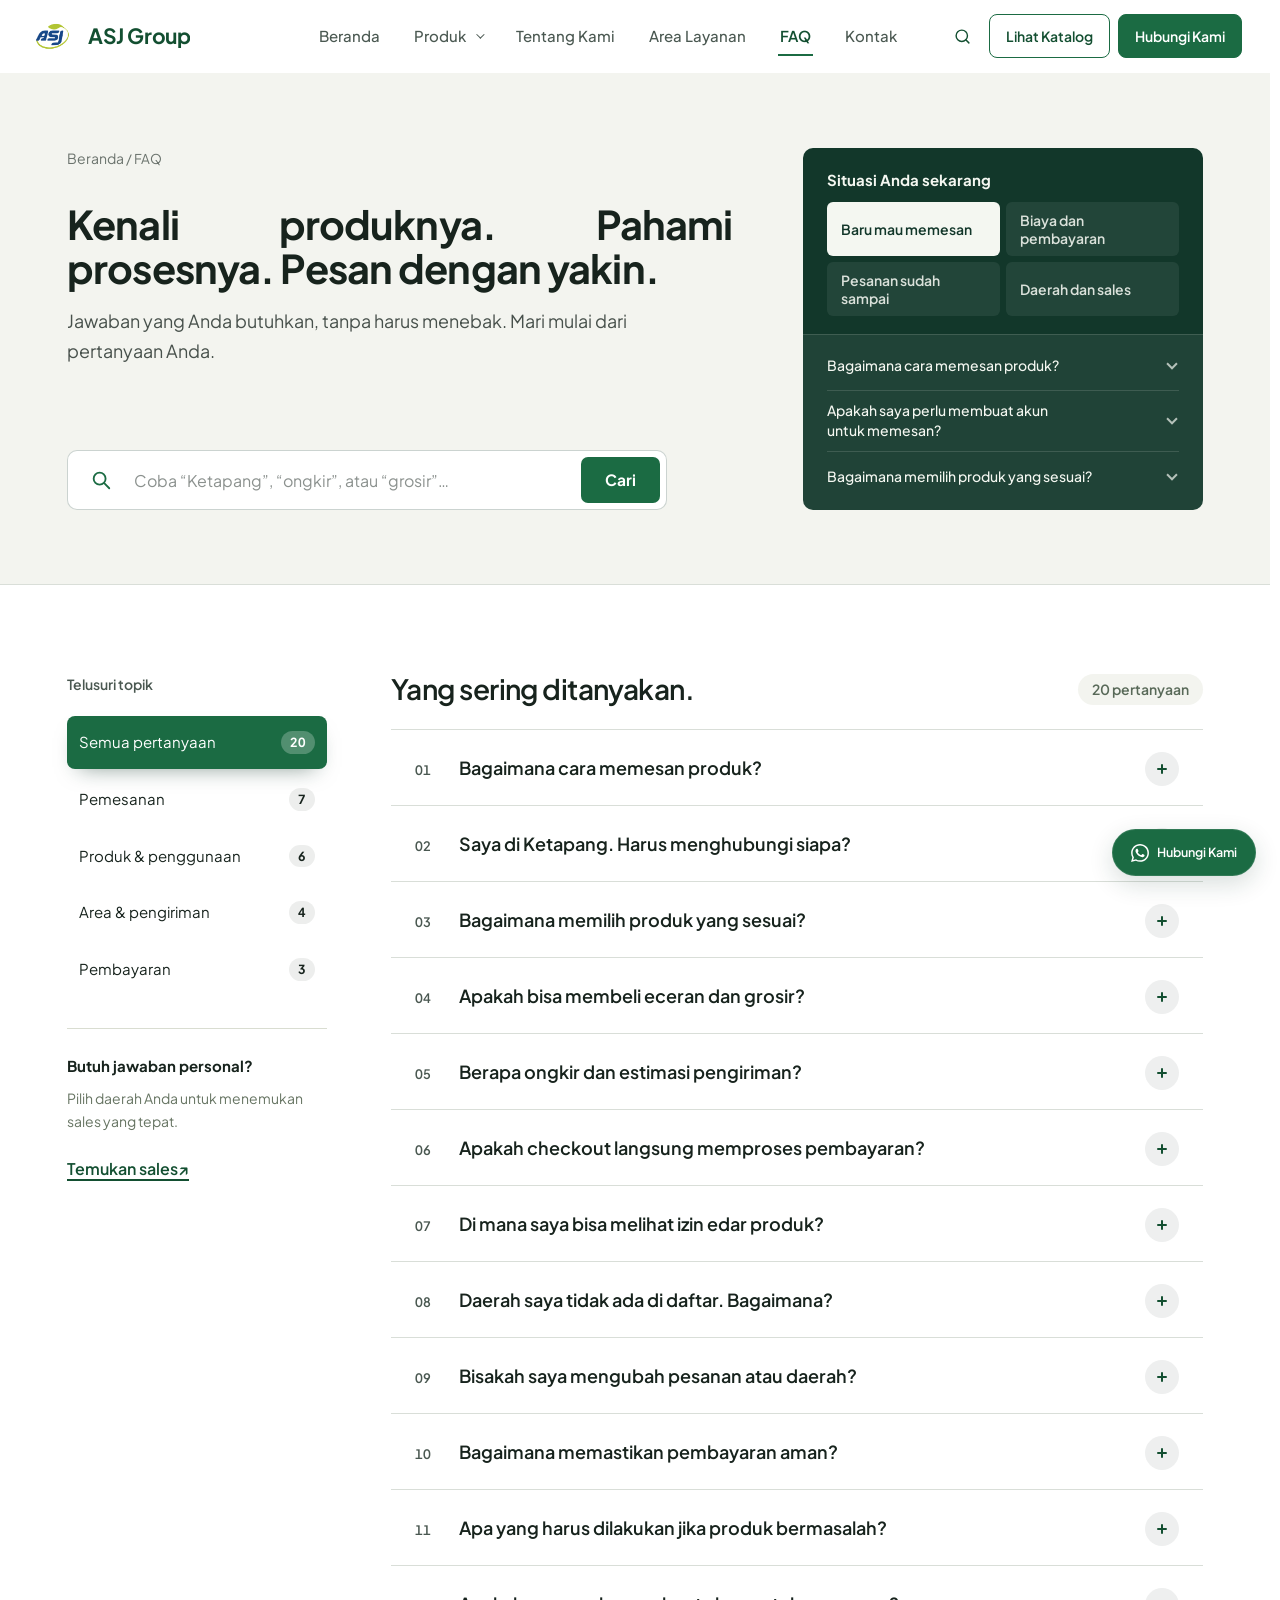
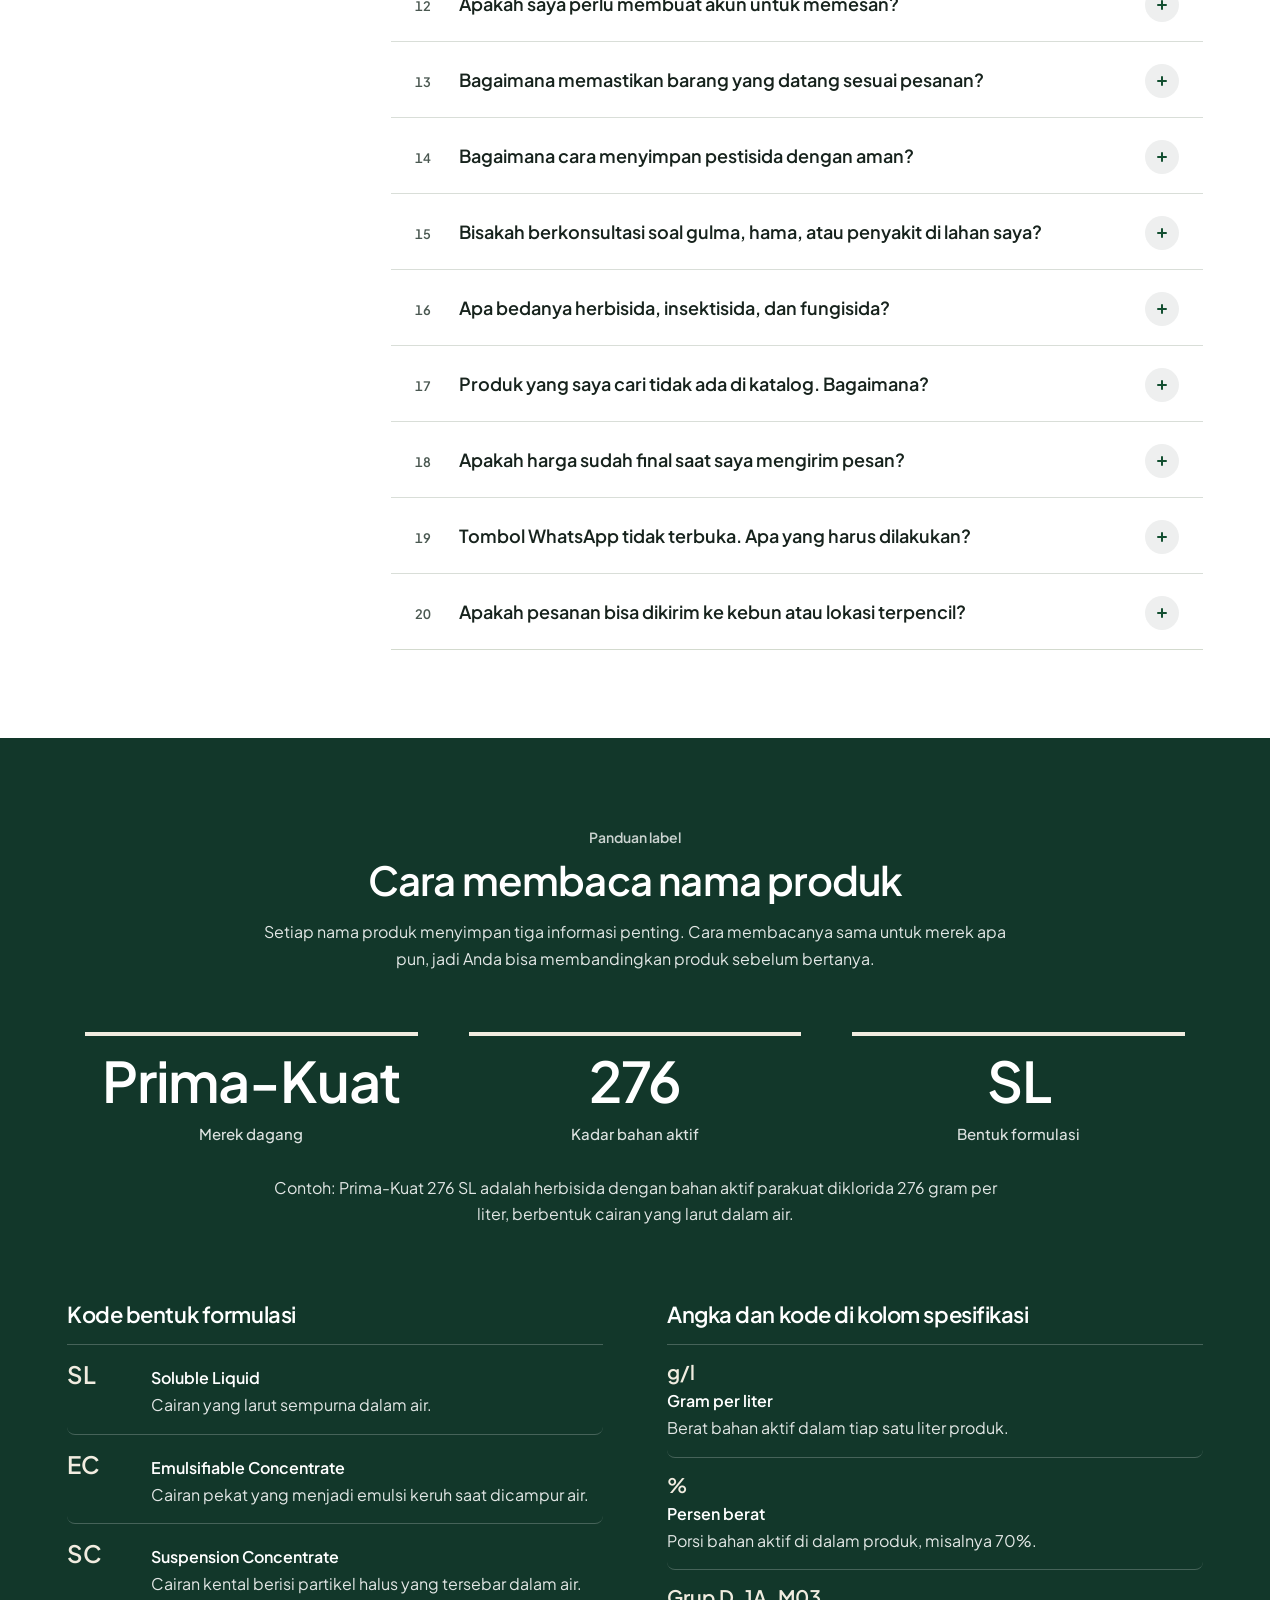
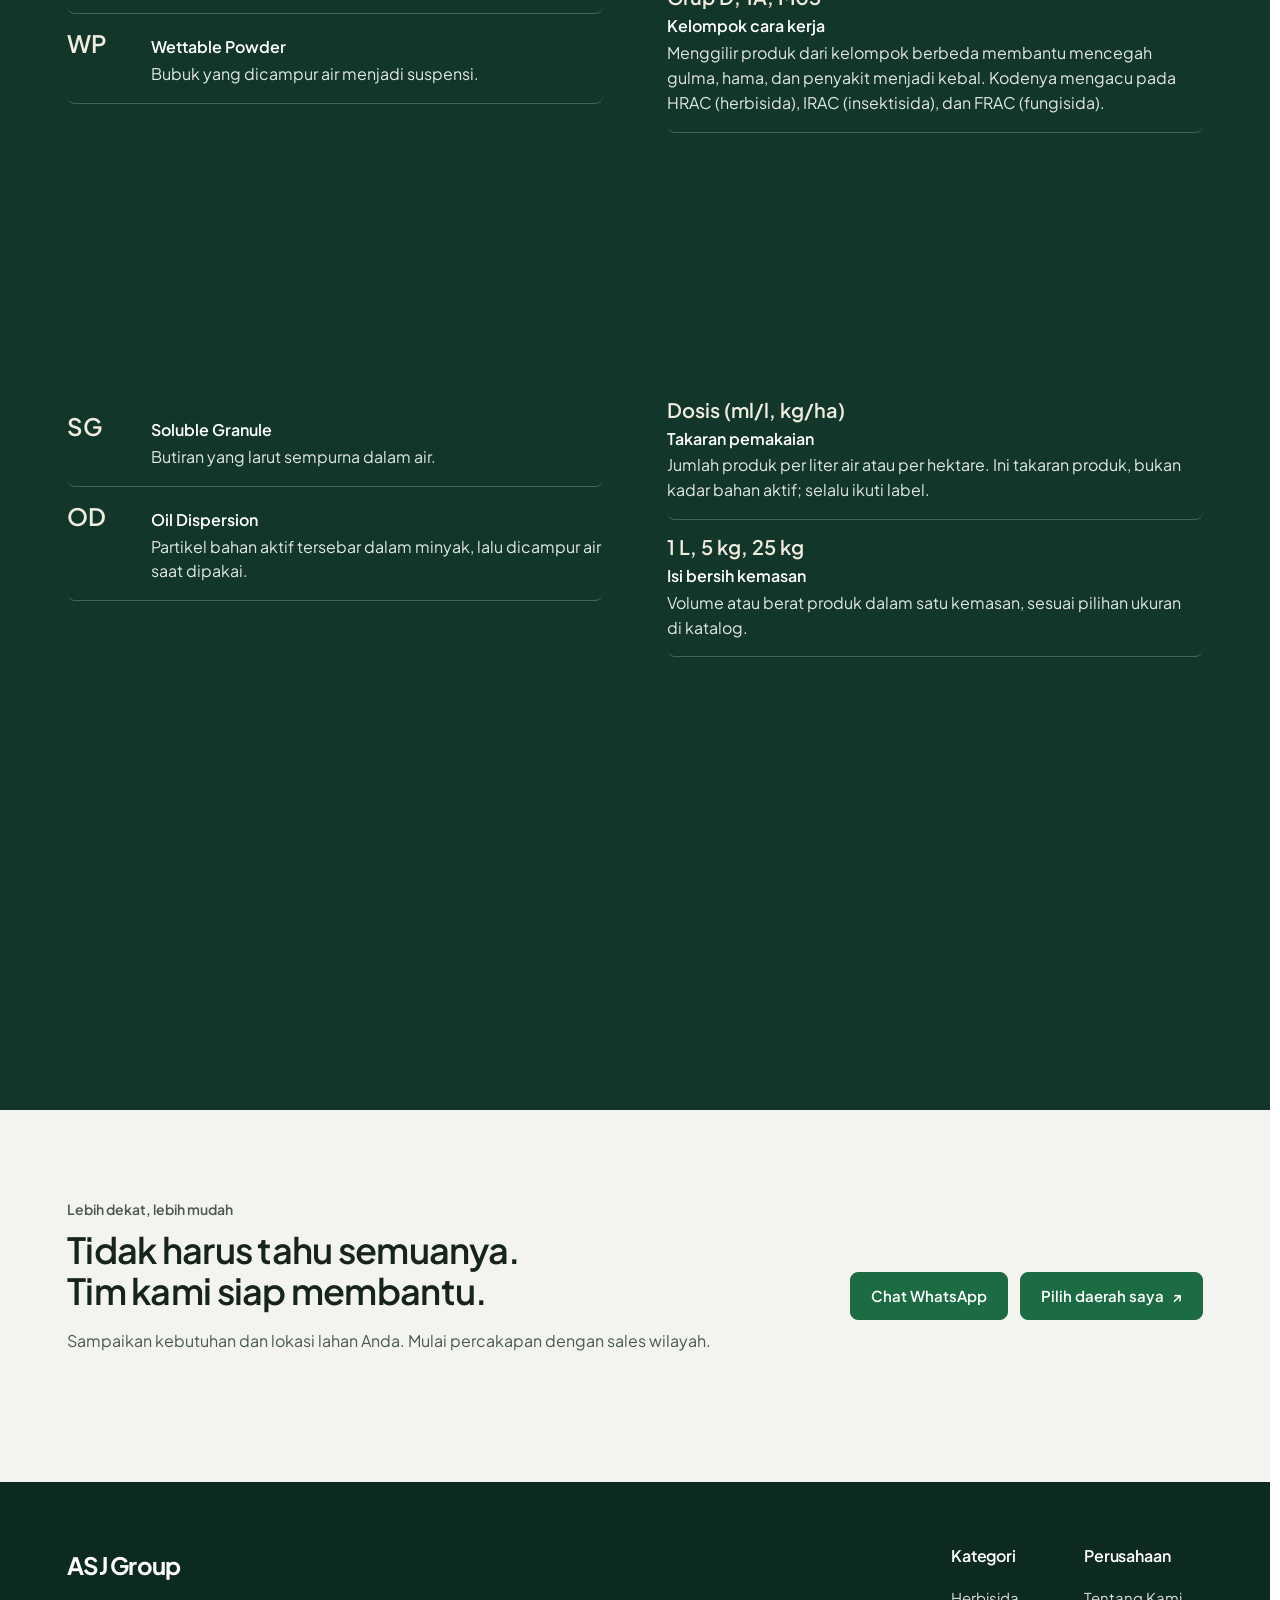
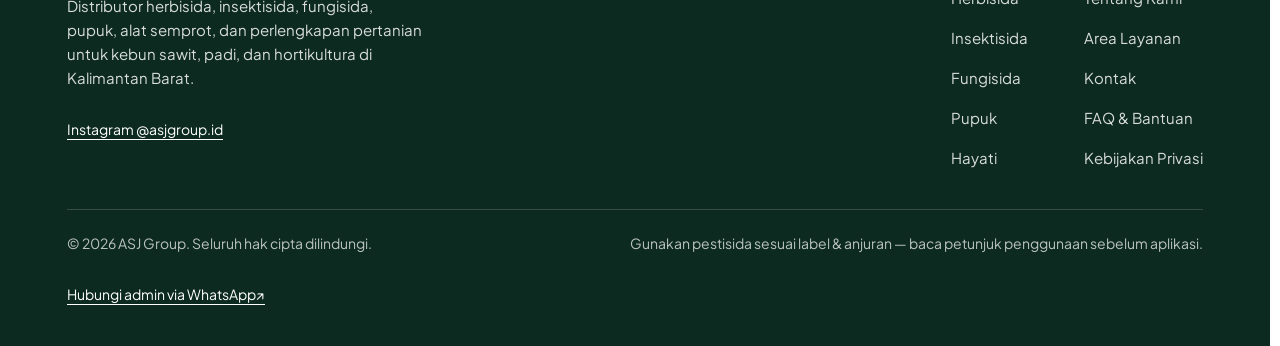
<file: faq.html>
<!doctype html>

<html lang="id">
  <head>
    <meta charset="utf-8" />
    <meta content="width=device-width, initial-scale=1.0" name="viewport" />
    <title>FAQ &amp; Pusat Bantuan — ASJ Group</title>
    <meta
      content="Temukan jawaban seputar produk, pesanan, pengiriman, dan sales wilayah ASJ Group."
      name="description"
    />
    <meta content="#12372a" name="theme-color" />
    <link href="https://www.agrosentosajaya.co.id/faq.html" rel="canonical" />
    <link href="images/favicon.ico" rel="icon" />
    <meta content="website" property="og:type" />
    <meta content="id_ID" property="og:locale" />
    <meta content="FAQ & Pusat Bantuan — ASJ Group" property="og:title" />
    <meta
      content="Jawaban seputar produk, pesanan, pengiriman, dan sales wilayah ASJ Group."
      property="og:description"
    />
    <meta
      content="https://www.agrosentosajaya.co.id/images/og-image.png"
      property="og:image"
    />
    <meta content="1200" property="og:image:width" />
    <meta content="630" property="og:image:height" />
    <meta
      content="https://www.agrosentosajaya.co.id/images/og-image.png"
      name="twitter:image"
    />
    <meta
      content="https://www.agrosentosajaya.co.id/faq.html"
      property="og:url"
    />
    <meta content="summary_large_image" name="twitter:card" />
    <script type="application/ld+json">
      {
        "@context": "https://schema.org",
        "@type": "FAQPage",
        "mainEntity": [
          {
            "@type": "Question",
            "name": "Bagaimana cara memesan produk?",
            "acceptedAnswer": {
              "@type": "Answer",
              "text": "Buka katalog, pilih kemasan dan jumlah, lalu klik “Tambah ke Pesanan”. Buka daftar pesanan, pilih daerah pengiriman, dan tinjau pesan. Tombol WhatsApp akan mengarahkan Anda ke sales daerah tersebut. Harga, stok, dan ongkir dikonfirmasi oleh tim; ini belum merupakan pembayaran."
            }
          },
          {
            "@type": "Question",
            "name": "Saya di Ketapang. Harus menghubungi siapa?",
            "acceptedAnswer": {
              "@type": "Answer",
              "text": "Pilih Ketapang pada peta layanan atau saat checkout, lalu kartu sales dan nomor tujuannya akan muncul. Jika kontak sales untuk daerah Anda belum aktif, pesan tetap bisa Anda tinjau dan salin, lalu tanyakan lewat halaman Kontak."
            }
          },
          {
            "@type": "Question",
            "name": "Bagaimana memilih produk yang sesuai?",
            "acceptedAnswer": {
              "@type": "Answer",
              "text": "Gunakan pencarian nama atau bahan aktif dan filter kategori pada katalog. Buka detail untuk melihat kemasan serta kegunaan. Ikuti label produk dan konsultasikan kebutuhan spesifik kepada tim sebelum membeli; jangan menentukan dosis hanya dari informasi situs."
            }
          },
          {
            "@type": "Question",
            "name": "Apakah bisa membeli eceran dan grosir?",
            "acceptedAnswer": {
              "@type": "Answer",
              "text": "Katalog ini melayani kebutuhan eceran maupun grosir. Sampaikan jumlah dan jenis kebutuhan Anda. Minimum pembelian grosir, penawaran, dan ketersediaan stok perlu dikonfirmasi kepada sales."
            }
          },
          {
            "@type": "Question",
            "name": "Berapa ongkir dan estimasi pengiriman?",
            "acceptedAnswer": {
              "@type": "Answer",
              "text": "Ongkir dan waktu pengiriman bergantung pada tujuan, volume pesanan, serta pilihan pengangkutan. Sertakan alamat lengkap di pesan WhatsApp. Minta konfirmasi biaya dan jadwal sebelum menyetujui pesanan."
            }
          },
          {
            "@type": "Question",
            "name": "Apakah checkout langsung memproses pembayaran?",
            "acceptedAnswer": {
              "@type": "Answer",
              "text": "Tidak. Checkout menyusun daftar kebutuhan untuk dikirim melalui WhatsApp. Tidak ada pembayaran atau pemotongan saldo di website ini. Sales akan mengonfirmasi pesanan dan informasi pembayaran resmi terlebih dahulu."
            }
          },
          {
            "@type": "Question",
            "name": "Di mana saya bisa melihat izin edar produk?",
            "acceptedAnswer": {
              "@type": "Answer",
              "text": "Periksa nomor pendaftaran pada label kemasan dan informasi detail produk di katalog. Bila membutuhkan dokumen atau verifikasi terkini, minta bantuan sales sebelum transaksi. Selalu baca label dan petunjuk penggunaan."
            }
          },
          {
            "@type": "Question",
            "name": "Daerah saya tidak ada di daftar. Bagaimana?",
            "acceptedAnswer": {
              "@type": "Answer",
              "text": "Gunakan pilihan “Daerah lain / belum tahu”, lalu sampaikan alamat tujuan lengkap. Tim kami akan membantu menentukan sales yang menangani wilayah Anda."
            }
          },
          {
            "@type": "Question",
            "name": "Bisakah saya mengubah pesanan atau daerah?",
            "acceptedAnswer": {
              "@type": "Answer",
              "text": "Bisa. Sebelum mengirim, hapus produk yang perlu diubah lalu tambahkan kembali dengan jumlah yang benar. Ubah daerah melalui pilihan di keranjang. Jika pesan sudah terkirim di WhatsApp, sampaikan perubahan langsung kepada sales."
            }
          },
          {
            "@type": "Question",
            "name": "Bagaimana memastikan pembayaran aman?",
            "acceptedAnswer": {
              "@type": "Answer",
              "text": "Konfirmasikan nama penerima, rekening resmi, rincian pesanan, dan jumlah pembayaran langsung kepada tim. Jangan mengirim uang hanya berdasarkan nomor contoh, tangkapan layar, atau informasi yang belum diverifikasi."
            }
          },
          {
            "@type": "Question",
            "name": "Apa yang harus dilakukan jika produk bermasalah?",
            "acceptedAnswer": {
              "@type": "Answer",
              "text": "Simpan kemasan, bukti pembelian, dan foto kondisi barang, lalu hubungi sales yang menangani pesanan Anda. Penanganan, syarat pengembalian, dan tindak lanjut perlu dikonfirmasi kepada tim; tidak ada jaminan retur otomatis dari website."
            }
          },
          {
            "@type": "Question",
            "name": "Apakah saya perlu membuat akun untuk memesan?",
            "acceptedAnswer": {
              "@type": "Answer",
              "text": "Tidak perlu. Anda cukup memilih produk, meninjau pesan, lalu mengirimkannya lewat WhatsApp. Website ini tidak menyimpan akun atau memproses pembayaran."
            }
          },
          {
            "@type": "Question",
            "name": "Bagaimana memastikan barang yang datang sesuai pesanan?",
            "acceptedAnswer": {
              "@type": "Answer",
              "text": "Saat barang tiba, cocokkan nama produk, ukuran kemasan, dan jumlahnya dengan rincian pesanan yang sudah dikonfirmasi sales. Periksa juga segel dan kondisi kemasan. Bila ada selisih atau kerusakan, foto barangnya dan segera hubungi sales yang menangani pesanan Anda."
            }
          },
          {
            "@type": "Question",
            "name": "Bagaimana cara menyimpan pestisida dengan aman?",
            "acceptedAnswer": {
              "@type": "Answer",
              "text": "Simpan dalam kemasan asli yang tertutup rapat dengan label tetap terbaca, di tempat sejuk, kering, dan terhindar dari sinar matahari langsung. Jauhkan dari jangkauan anak-anak, makanan, minuman, dan pakan ternak. Jangan memindahkan isi ke botol bekas minuman, dan ikuti petunjuk penyimpanan pada label."
            }
          },
          {
            "@type": "Question",
            "name": "Bisakah berkonsultasi soal gulma, hama, atau penyakit di lahan saya?",
            "acceptedAnswer": {
              "@type": "Answer",
              "text": "Bisa. Sampaikan jenis tanaman, luas lahan, dan gejala yang terlihat (foto sangat membantu) kepada sales wilayah Anda lewat WhatsApp. Tim akan membantu menunjukkan produk yang relevan di katalog. Dosis dan cara pakai tetap mengikuti label resmi pada kemasan."
            }
          },
          {
            "@type": "Question",
            "name": "Apa bedanya herbisida, insektisida, dan fungisida?",
            "acceptedAnswer": {
              "@type": "Answer",
              "text": "Herbisida mengendalikan gulma, insektisida mengendalikan serangga hama, dan fungisida mengendalikan penyakit akibat jamur. Pupuk berbeda: fungsinya menambah unsur hara bagi tanaman, bukan membasmi organisme pengganggu. Kategori ini bisa disaring langsung di katalog."
            }
          },
          {
            "@type": "Question",
            "name": "Produk yang saya cari tidak ada di katalog. Bagaimana?",
            "acceptedAnswer": {
              "@type": "Answer",
              "text": "Sebutkan nama produk atau bahan aktif yang Anda cari kepada sales wilayah Anda atau lewat halaman Kontak. Ketersediaan produk tersebut, serta alternatif yang sepadan, perlu dikonfirmasi oleh tim."
            }
          },
          {
            "@type": "Question",
            "name": "Apakah harga sudah final saat saya mengirim pesan?",
            "acceptedAnswer": {
              "@type": "Answer",
              "text": "Belum. Harga, stok, dan biaya pengiriman dapat berbeda menurut kemasan, jumlah, dan daerah, sehingga angka akhir dikonfirmasi sales sebelum Anda menyetujui pesanan."
            }
          },
          {
            "@type": "Question",
            "name": "Tombol WhatsApp tidak terbuka. Apa yang harus dilakukan?",
            "acceptedAnswer": {
              "@type": "Answer",
              "text": "Pastikan daftar pesanan tidak kosong, wilayah pengiriman sudah dipilih, dan WhatsApp terpasang di perangkat Anda. Bila tetap tidak terbuka, salin pesan dari daftar pesanan lalu kirim manual ke sales, atau hubungi tim lewat halaman Kontak."
            }
          },
          {
            "@type": "Question",
            "name": "Apakah pesanan bisa dikirim ke kebun atau lokasi terpencil?",
            "acceptedAnswer": {
              "@type": "Answer",
              "text": "Jangkauan bergantung pada lokasi dan pilihan pengangkutan. Sampaikan alamat atau titik kebun selengkap mungkin (desa, kecamatan, patokan terdekat) kepada sales. Kemungkinan pengiriman, biaya, dan jadwalnya dikonfirmasi sebelum Anda menyetujui pesanan."
            }
          }
        ]
      }
    </script>
    <link rel="preconnect" href="https://fonts.googleapis.com" />
    <link rel="preconnect" href="https://fonts.gstatic.com" crossorigin />
    <link
      href="https://fonts.googleapis.com/css2?family=Plus+Jakarta+Sans:wght@300..800&display=swap"
      rel="stylesheet"
    />
    <link href="css/style.css?v=20261102" rel="stylesheet" />
    <link href="css/refinements.css?v=20261102" rel="stylesheet" />
    <link href="css/premium.css?v=20261102" rel="stylesheet" />
    <link href="css/ui-refresh.css?v=20261102" rel="stylesheet" />
    <link href="css/tambahan.css?v=20261102" rel="stylesheet" />
    <link href="css/interaksi.css?v=20261102" rel="stylesheet" />
    <link rel="stylesheet" href="css/tipografi.css?v=20261102" />
    <script type="application/ld+json">
      {
        "@context": "https://schema.org",
        "@type": "BreadcrumbList",
        "itemListElement": [
          {
            "@type": "ListItem",
            "position": 1,
            "name": "Beranda",
            "item": "https://www.agrosentosajaya.co.id/"
          },
          {
            "@type": "ListItem",
            "position": 2,
            "name": "FAQ",
            "item": "https://www.agrosentosajaya.co.id/faq.html"
          }
        ]
      }
    </script>
    <style id="faq-polish-css">
      :root {
        --kp-hdr: 12px;
        --kp-ease: cubic-bezier(0.22, 1, 0.36, 1);
        --kp-gold: rgb(242, 183, 5);
        interpolate-size: allow-keywords !important;
      }
      html {
        scroll-padding-top: var(--kp-hdr) !important;
        scroll-behavior: smooth !important;
      }
      html body[data-page="faq"] {
        overflow-x: clip !important;
      }

      /* progres scroll */
      .kp-progress {
        position: fixed !important;
        top: 0 !important;
        left: 0 !important;
        right: 0 !important;
        height: 3px !important;
        z-index: 3000 !important;
        background: linear-gradient(90deg, var(--kp-gold), #e0a800) !important;
        transform: scaleX(0) !important;
        transform-origin: left center !important;
        pointer-events: none !important;
        will-change: transform !important;
      }

      /* hero: satu gerakan masuk berurutan */
      html body[data-page="faq"] .help-hero .breadcrumb,
      html body[data-page="faq"] .help-hero .section-kicker,
      html body[data-page="faq"] .help-hero h1,
      html body[data-page="faq"] .help-hero p,
      html body[data-page="faq"] .help-search-label,
      html body[data-page="faq"] .help-search,
      html body[data-page="faq"] .help-guide {
        animation: kp-rise 0.8s var(--kp-ease) backwards !important;
      }
      html body[data-page="faq"] .help-hero .section-kicker {
        animation-delay: 0.05s !important;
      }
      html body[data-page="faq"] .help-hero h1 {
        animation-delay: 0.12s !important;
      }
      html body[data-page="faq"] .help-hero p {
        animation-delay: 0.22s !important;
      }
      html body[data-page="faq"] .help-search-label {
        animation-delay: 0.3s !important;
      }
      html body[data-page="faq"] .help-search {
        animation-delay: 0.36s !important;
      }
      html body[data-page="faq"] .help-guide {
        animation-delay: 0.25s !important;
      }
      @keyframes kp-rise {
        from {
          opacity: 0;
          transform: translateY(18px);
        }
        to {
          opacity: 1;
          transform: none;
        }
      }
      html body[data-page="faq"] .help-hero h1 {
        text-wrap: balance !important;
      }

      /* kolom cari */
      html body[data-page="faq"] .help-search {
        box-shadow:
          0 1px 2px rgba(18, 55, 42, 0.05),
          0 12px 30px -18px rgba(18, 55, 42, 0.3) !important;
        transition:
          box-shadow 0.3s ease,
          border-color 0.3s ease !important;
      }
      html body[data-page="faq"] .help-search:hover {
        border-color: var(--brand, #1f6b45) !important;
      }
      html body[data-page="faq"] .help-search:focus-within {
        box-shadow:
          0 0 0 5px rgba(242, 183, 5, 0.25),
          0 16px 34px -16px rgba(18, 55, 42, 0.35) !important;
      }
      html body[data-page="faq"] .help-search > span {
        transition:
          transform 0.4s var(--kp-ease),
          color 0.3s ease !important;
      }
      html body[data-page="faq"] .help-search:focus-within > span {
        transform: scale(1.18) rotate(-8deg) !important;
        color: var(--brand, #1f6b45) !important;
      }
      html body[data-page="faq"] .help-search kbd {
        transition: opacity 0.25s ease !important;
      }
      html body[data-page="faq"] .help-search:focus-within kbd {
        opacity: 0 !important;
      }

      /* panduan alur di hero */
      html body[data-page="faq"] .help-guide li {
        border-radius: 10px !important;
        transition:
          transform 0.4s var(--kp-ease),
          background-color 0.3s ease !important;
      }
      @media (hover: hover) and (pointer: fine) {
        html body[data-page="faq"] .help-guide li:hover {
          transform: translateX(8px) !important;
          background: rgba(255, 255, 255, 0.06) !important;
        }
      }
      html body[data-page="faq"] .help-guide > a {
        transition: transform 0.35s var(--kp-ease) !important;
      }
      @media (hover: hover) and (pointer: fine) {
        html body[data-page="faq"] .help-guide > a:hover {
          transform: translateX(4px) !important;
        }
      }

      /* tab topik */
      html body[data-page="faq"] .help-tabs button {
        display: flex !important;
        align-items: center !important;
        justify-content: space-between !important;
        gap: 10px !important;
        min-height: 46px !important;
        transition:
          background-color 0.25s ease,
          color 0.25s ease,
          border-color 0.25s ease,
          transform 0.35s var(--kp-ease),
          box-shadow 0.3s ease !important;
        -webkit-tap-highlight-color: transparent !important;
      }
      html body[data-page="faq"] .help-tabs button > span {
        flex: none !important;
        min-width: 26px !important;
        padding: 2px 9px !important;
        border-radius: 999px !important;
        font-size: 12.5px !important;
        font-weight: 700 !important;
        line-height: 1.5 !important;
        text-align: center !important;
        background: rgba(23, 35, 29, 0.08) !important;
        transition:
          background-color 0.25s ease,
          color 0.25s ease !important;
      }
      html body[data-page="faq"] .help-tabs button[aria-pressed="true"] {
        box-shadow: 0 10px 22px -12px rgba(18, 55, 42, 0.55) !important;
      }
      html body[data-page="faq"] .help-tabs button[aria-pressed="true"] > span {
        background: rgba(255, 255, 255, 0.24) !important;
        color: #fff !important;
      }
      @media (hover: hover) and (pointer: fine) {
        html
          body[data-page="faq"]
          .help-tabs
          button:hover:not([aria-pressed="true"]) {
          transform: translateX(4px) !important;
        }
      }
      html body[data-page="faq"] .help-tabs button:active {
        transform: scale(0.97) !important;
        transition-duration: 0.1s !important;
      }
      html body[data-page="faq"] .help-tabs button:focus-visible,
      html body[data-page="faq"] .help-item summary:focus-visible {
        outline: 3px solid var(--kp-gold) !important;
        outline-offset: 3px !important;
      }

      /* sidebar: menempel di desktop, chip yang bisa digeser di HP (ditandai lewat JS) */
      html body[data-page="faq"] .help-sidebar[data-kp-stack="false"] {
        position: static !important; /* tidak ikut turun saat di-scroll: tetap di posisi atas */
        top: auto !important;
        align-self: start !important;
      }
      html
        body[data-page="faq"]
        .help-sidebar[data-kp-stack="true"]
        .help-tabs {
        display: flex !important;
        flex-wrap: nowrap !important;
        gap: 8px !important;
        margin-inline: -4px !important;
        padding: 4px 4px 12px !important;
        overflow-x: auto !important;
        scroll-snap-type: x proximity !important;
        scrollbar-width: none !important;
        -webkit-overflow-scrolling: touch !important;
      }
      html
        body[data-page="faq"]
        .help-sidebar[data-kp-stack="true"]
        .help-tabs::-webkit-scrollbar {
        display: none !important;
      }
      html
        body[data-page="faq"]
        .help-sidebar[data-kp-stack="true"]
        .help-tabs
        button {
        flex: none !important;
        width: auto !important;
        white-space: nowrap !important;
        scroll-snap-align: start !important;
        border: 1.5px solid var(--line, #d9ded8) !important;
        border-radius: 999px !important;
        padding: 8px 10px 8px 16px !important;
        background: #fff !important;
      }
      html
        body[data-page="faq"]
        .help-sidebar[data-kp-stack="true"]
        .help-tabs
        button[aria-pressed="true"] {
        border-color: var(--brand, #1f6b45) !important;
        background: var(--brand, #1f6b45) !important;
      }

      /* judul hasil + jumlah */
      html body[data-page="faq"] #faqCount {
        display: inline-block !important;
        padding: 4px 14px !important;
        border-radius: 999px !important;
        background: var(--paper-deep, #f3f4ef) !important;
        font-size: 14px !important;
        font-weight: 600 !important;
        white-space: nowrap !important;
      }
      html body[data-page="faq"] #faqCount.kp-bump {
        animation: kp-nudge 0.5s var(--kp-ease) !important;
      }
      @keyframes kp-nudge {
        0% {
          opacity: 0.2;
          transform: translateY(6px) scale(0.96);
        }
        100% {
          opacity: 1;
          transform: none;
        }
      }

      /* akordeon pertanyaan: daftar berurutan, tanpa kotak (garis & latar bawaan situs dipertahankan) */
      html body[data-page="faq"] .help-item summary {
        padding-inline: clamp(14px, 2.4vw, 24px) !important;
        cursor: pointer !important;
        list-style: none !important;
        -webkit-tap-highlight-color: transparent !important;
        transition: color 0.25s ease !important;
      }
      html body[data-page="faq"] .help-item summary::-webkit-details-marker {
        display: none !important;
      }
      html body[data-page="faq"] .question-number {
        transition: color 0.3s ease !important;
      }
      html body[data-page="faq"] .help-item[open] .question-number {
        color: var(--brand, #1f6b45) !important;
        font-weight: 700 !important;
      }
      html body[data-page="faq"] .help-plus {
        display: inline-grid !important;
        place-items: center !important;
        flex: none !important;
        width: 34px !important;
        height: 34px !important;
        border-radius: 50% !important;
        background: rgba(23, 35, 29, 0.07) !important;
        color: var(--brand-deep, #12372a) !important;
        font-size: 22px !important;
        line-height: 1 !important;
        transition:
          transform 0.5s var(--kp-ease),
          background-color 0.3s ease,
          color 0.3s ease !important;
      }
      @media (hover: hover) and (pointer: fine) {
        html body[data-page="faq"] .help-item summary:hover .help-plus {
          background: var(--kp-gold) !important;
          color: #2b2100 !important;
        }
      }
      html body[data-page="faq"] .help-item[open] .help-plus {
        transform: rotate(135deg) !important;
        background: var(--brand, #1f6b45) !important;
        color: #fff !important;
      }
      html body[data-page="faq"] .help-item[open] > .help-answer {
        animation: kp-answer 0.55s var(--kp-ease) backwards !important;
      }
      @keyframes kp-answer {
        from {
          opacity: 0;
          transform: translateY(-8px);
        }
        to {
          opacity: 1;
          transform: none;
        }
      }
      @supports selector(::details-content) {
        html body[data-page="faq"] .help-item::details-content {
          block-size: 0 !important;
          overflow: clip !important;
          transition:
            block-size 0.45s var(--kp-ease),
            content-visibility 0.45s allow-discrete !important;
        }
        html body[data-page="faq"] .help-item[open]::details-content {
          block-size: auto !important;
        }
      }
      html body[data-page="faq"] .help-item:target {
        animation: kp-target 2s ease-out !important;
      }
      @keyframes kp-target {
        0% {
          background-color: rgba(242, 183, 5, 0.28);
        }
        100% {
          background-color: rgba(242, 183, 5, 0);
        }
      }
      html body[data-page="faq"] .help-answer a {
        text-underline-offset: 3px !important;
      }

      /* hasil kosong */
      html body[data-page="faq"] .help-empty:not([hidden]) {
        padding: clamp(24px, 4vw, 40px) !important;
        border: 1.5px dashed var(--line, #d9ded8) !important;
        border-radius: 14px !important;
        text-align: center !important;
        animation: kp-rise 0.5s var(--kp-ease) !important;
      }

      /* panduan label: judul + penjelasan di tengah, tiga bagian nama sama lebar */
      html body[data-page="faq"] .label-guide .section-head {
        display: block !important;
        max-width: 760px !important;
        margin: 0 auto clamp(36px, 5vw, 60px) !important;
        text-align: center !important;
      }
      html body[data-page="faq"] .label-guide .section-head > div {
        width: 100% !important;
        max-width: none !important;
        margin: 0 auto !important;
      }
      html body[data-page="faq"] .label-guide .section-head h2 {
        max-width: 26ch !important;
        margin-inline: auto !important;
        text-wrap: balance !important;
      }
      html body[data-page="faq"] .label-guide .section-head p {
        max-width: 62ch !important;
        margin: 16px auto 0 !important;
        text-wrap: pretty !important;
      }
      html body[data-page="faq"] .anatomy {
        max-width: 1100px !important;
        margin-inline: auto !important;
      }
      html body[data-page="faq"] .anatomy-name {
        display: grid !important;
        grid-template-columns: repeat(3, minmax(0, 1fr)) !important;
        gap: 24px clamp(20px, 4vw, 56px) !important;
        text-align: center !important;
      }
      html body[data-page="faq"] .anatomy-part strong {
        font-size: clamp(30px, 4.6vw, 56px) !important;
        white-space: nowrap !important;
      }
      html body[data-page="faq"] .anatomy-part {
        align-items: center !important;
        text-align: center !important;
      }
      html body[data-page="faq"] .anatomy figcaption {
        max-width: 62ch !important;
        margin: 28px auto 0 !important;
        text-align: center !important;
        text-wrap: pretty !important;
      }
      html body[data-page="faq"] .label-note {
        margin-inline: auto !important;
        text-align: center !important;
      }
      @media (max-width: 700px) {
        html body[data-page="faq"] .anatomy-name {
          grid-template-columns: minmax(0, 1fr) !important;
          gap: 22px !important;
        }
      }
      html body[data-page="faq"] .anatomy-part {
        transition:
          border-color 0.35s ease,
          transform 0.45s var(--kp-ease) !important;
      }
      html body[data-page="faq"] .anatomy-part strong,
      html body[data-page="faq"] .def-list dt {
        transition: color 0.3s ease !important;
      }
      @media (hover: hover) and (pointer: fine) {
        html body[data-page="faq"] .anatomy-part:hover {
          border-top-color: var(--kp-gold) !important;
          transform: translateY(-5px) !important;
        }
        html body[data-page="faq"] .anatomy-part:hover strong {
          color: var(--kp-gold) !important;
        }
      }
      html body[data-page="faq"] .def-list > div {
        border-radius: 8px !important;
        transition:
          background-color 0.3s ease,
          padding 0.4s var(--kp-ease) !important;
      }
      @media (hover: hover) and (pointer: fine) {
        html body[data-page="faq"] .def-list > div:hover {
          padding-inline: 12px !important;
          background: rgba(255, 255, 255, 0.07) !important;
        }
        html body[data-page="faq"] .def-list > div:hover dt {
          color: var(--kp-gold) !important;
        }
      }
      html body[data-page="faq"] .label-note a {
        text-underline-offset: 3px !important;
      }

      /* ajakan bawah */
      html body[data-page="faq"] .help-bottom .btn {
        position: relative !important;
        transition:
          transform 0.35s var(--kp-ease),
          box-shadow 0.35s ease,
          background-color 0.25s ease,
          border-color 0.25s ease,
          color 0.25s ease !important;
      }
      @media (hover: hover) and (pointer: fine) {
        html body[data-page="faq"] .help-bottom .btn:hover {
          transform: translateY(-3px) !important;
          box-shadow: 0 14px 28px -10px rgba(18, 55, 42, 0.45) !important;
        }
      }
      html body[data-page="faq"] .help-bottom .btn:active {
        transform: scale(0.97) !important;
        box-shadow: none !important;
        transition-duration: 0.1s !important;
      }

      /* muncul halus saat di-scroll (hanya yang di bawah layar) */
      .js-kp .kp-rv {
        opacity: 0 !important;
        transform: translateY(22px) !important;
        transition:
          opacity 0.7s ease,
          transform 0.8s var(--kp-ease) !important;
        transition-delay: var(--kp-d, 0ms) !important;
      }
      .js-kp .kp-rv.kp-in {
        opacity: 1 !important;
        transform: none !important;
      }

      /* responsif */
      @media (max-width: 560px) {
        html body[data-page="faq"] .help-plus {
          width: 30px !important;
          height: 30px !important;
          font-size: 20px !important;
        }
        html body[data-page="faq"] .anatomy-part strong {
          font-size: clamp(30px, 9vw, 44px) !important;
        }
      }
      /* ===== HERO FAQ: rata kiri + daftar pertanyaan teratas ===== */
      html body[data-page="faq"] .help-hero {
        padding-block: clamp(36px, 5vw, 72px) clamp(44px, 6vw, 80px) !important;
      }
      html body[data-page="faq"] .help-hero .hx-grid {
        display: grid !important;
        grid-template-columns: minmax(0, 1.35fr) minmax(0, 0.65fr) !important;
        gap: clamp(40px, 6vw, 88px) !important;
        align-items: stretch !important;
      }
      html body[data-page="faq"] .help-hero .hx-main {
        display: flex !important;
        flex-direction: column !important;
        text-align: left !important;
      }
      html body[data-page="faq"] .help-hero .breadcrumb {
        margin: 0 0 clamp(20px, 3vw, 32px) !important;
        font-size: 13.5px !important;
        color: rgba(23, 35, 29, 0.62) !important;
      }
      html body[data-page="faq"] .help-hero .breadcrumb a {
        color: inherit !important;
        text-underline-offset: 3px !important;
      }
      html body[data-page="faq"] .help-hero .breadcrumb a:hover {
        color: var(--brand, #1f6b45) !important;
        text-decoration: underline !important;
      }

      html body[data-page="faq"] .help-hero h1 {
        margin: 0 0 clamp(18px, 2.2vw, 26px) !important;
        font-size: clamp(34px, 4.9vw, 66px) !important;
        line-height: 1.04 !important;
        letter-spacing: -0.025em !important;
        font-weight: 400 !important;
        color: #17231d !important;
        text-wrap: balance !important;
      }
      html body[data-page="faq"] .help-hero h1 .hx-soft {
        display: block !important;
        background: none !important;
        font-weight: 400 !important;
        color: #17231d !important;
      }
      html body[data-page="faq"] .help-hero h1 .hx-strong {
        display: block !important;
        background: none !important;
        font-weight: 800 !important;
        letter-spacing: -0.03em !important;
        color: #17231d !important;
      }
      html body[data-page="faq"] .help-hero .hx-mark {
        position: relative !important;
        display: inline-block !important;
        font-style: normal !important;
        color: var(--brand, #1f6b45) !important;
      }
      html body[data-page="faq"] .help-hero .hx-mark::after {
        content: "" !important;
        position: absolute !important;
        left: 0 !important;
        right: 0 !important;
        bottom: -0.06em !important;
        height: 0.11em !important;
        min-height: 5px !important;
        border-radius: 99px !important;
        background: var(--kp-gold) !important;
      }
      html body[data-page="faq"] .help-hero .hx-lead {
        max-width: 46ch !important;
        margin: 0 0 clamp(26px, 3.2vw, 38px) !important;
        font-size: clamp(16px, 1.4vw, 18.5px) !important;
        line-height: 1.65 !important;
        color: rgba(23, 35, 29, 0.78) !important;
      }

      html body[data-page="faq"] .help-hero .help-search-label {
        display: block !important;
        margin: 0 0 10px !important;
        font-size: 14px !important;
        font-weight: 700 !important;
        color: #17231d !important;
      }
      html body[data-page="faq"] .help-hero .help-search {
        display: flex !important;
        align-items: center !important;
        gap: 10px !important;
        max-width: 100% !important;
        margin: 0 !important;
        padding: 8px 8px 8px 12px !important;
        background: #fff !important;
        border: 1.5px solid rgba(18, 55, 42, 0.2) !important;
        border-radius: 16px !important;
        box-shadow:
          0 1px 2px rgba(18, 55, 42, 0.06),
          0 22px 40px -26px rgba(18, 55, 42, 0.45) !important;
        transition:
          border-color 0.25s ease,
          box-shadow 0.3s ease !important;
      }
      html body[data-page="faq"] .help-hero .help-search::before,
      html body[data-page="faq"] .help-hero .help-search::after {
        content: none !important;
        display: none !important;
      }
      html body[data-page="faq"] .help-hero .help-search:hover {
        border-color: var(--brand, #1f6b45) !important;
      }
      html body[data-page="faq"] .help-hero .help-search:focus-within {
        border-color: var(--brand, #1f6b45) !important;
        box-shadow:
          0 0 0 4px rgba(31, 107, 69, 0.16),
          0 22px 40px -26px rgba(18, 55, 42, 0.45) !important;
      }

      /* ikon cari berubah jadi tombol hapus di tempat yang sama */
      html body[data-page="faq"] .help-hero .help-search .hx-ico-btn {
        flex: none !important;
        display: grid !important;
        place-items: center !important;
        box-sizing: border-box !important;
        width: 38px !important;
        height: 38px !important;
        min-width: 0 !important;
        min-height: 0 !important;
        aspect-ratio: 1 !important;
        margin: 0 !important;
        padding: 0 !important;
        border: 0 !important;
        border-radius: 50% !important;
        background: transparent !important;
        color: var(--brand, #1f6b45) !important;
        line-height: 0 !important;
        cursor: text !important;
        transition: background-color 0.15s ease !important;
      }
      html body[data-page="faq"] .help-hero .help-search .hx-ico-btn svg {
        display: block !important;
      }
      @keyframes kp-pop {
        from {
          opacity: 0;
          transform: rotate(-90deg) scale(0.5);
        }
        to {
          opacity: 1;
          transform: none;
        }
      }
      html body[data-page="faq"] .help-hero .help-search .hx-ico-btn .i-x {
        display: none !important;
      }
      html
        body[data-page="faq"]
        .help-hero
        .help-search[data-active="true"]
        .hx-ico-btn {
        background: #fff !important;
        color: #17231d !important;
        cursor: pointer !important;
      }
      html
        body[data-page="faq"]
        .help-hero
        .help-search[data-active="true"]
        .hx-ico-btn
        .i-search {
        display: none !important;
      }
      html
        body[data-page="faq"]
        .help-hero
        .help-search[data-active="true"]
        .hx-ico-btn
        .i-x {
        display: block !important;
        animation: kp-pop 0.28s var(--kp-ease) !important;
        transition: transform 0.35s var(--kp-ease) !important;
      }
      @media (hover: hover) and (pointer: fine) {
        html
          body[data-page="faq"]
          .help-hero
          .help-search[data-active="true"]
          .hx-ico-btn:hover {
          background: #fff !important;
          color: var(--brand, #1f6b45) !important;
        }
        html
          body[data-page="faq"]
          .help-hero
          .help-search[data-active="true"]
          .hx-ico-btn:hover
          .i-x {
          transform: rotate(90deg) !important;
        }
      }
      html body[data-page="faq"] .help-hero .help-search input {
        flex: 1 !important;
        min-width: 0 !important;
        height: 50px !important;
        padding: 0 4px !important;
        border: 0 !important;
        outline: 0 !important;
        background: transparent !important;
        box-shadow: none !important;
        font-size: max(16px, clamp(16px, 1.6vw, 19px)) !important;
        font-weight: 500 !important;
        color: #17231d !important;
      }
      html body[data-page="faq"] .help-hero .help-search input::placeholder {
        color: rgba(23, 35, 29, 0.5) !important;
        font-weight: 400 !important;
      }
      html
        body[data-page="faq"]
        .help-hero
        .help-search
        input::-webkit-search-cancel-button,
      html
        body[data-page="faq"]
        .help-hero
        .help-search
        input::-webkit-search-decoration {
        -webkit-appearance: none !important;
        display: none !important;
      }
      html body[data-page="faq"] .help-hero .help-search .hx-go {
        flex: none !important;
        height: 50px !important;
        padding: 0 26px !important;
        border: 0 !important;
        border-radius: 11px !important;
        background: var(--brand, #1f6b45) !important;
        color: #fff !important;
        font: inherit !important;
        font-size: 15.5px !important;
        font-weight: 700 !important;
        cursor: pointer !important;
        transition:
          background-color 0.25s ease,
          transform 0.25s ease !important;
      }
      html body[data-page="faq"] .help-hero .help-search .hx-go:hover {
        background: var(--brand-deep, #12372a) !important;
      }
      html body[data-page="faq"] .help-hero .help-search .hx-go:active {
        transform: scale(0.97) !important;
      }
      html body[data-page="faq"] .help-hero .help-search button:focus-visible {
        outline: 3px solid var(--kp-gold) !important;
        outline-offset: 2px !important;
      }

      /* kiri: label + kolom cari menempel di dasar, sejajar dengan ujung kolom kanan */
      html body[data-page="faq"] .help-hero .help-search-label {
        margin-top: auto !important;
      }
      /* kanan: alur pesan, gaya editorial (garis tipis + tipografi, tanpa kotak) */
      html body[data-page="faq"] .hx-band .hx-flow {
        display: flex !important;
        flex-direction: column !important;
        animation: kp-rise 0.8s var(--kp-ease) 0.25s backwards !important;
      }
      html body[data-page="faq"] .hx-band .hx-flow-title {
        margin: 0 0 14px !important;
        font-size: 12px !important;
        font-weight: 700 !important;
        letter-spacing: 0.14em !important;
        text-transform: uppercase !important;
        line-height: 1.3 !important;
        color: var(--brand, #1f6b45) !important;
      }
      html body[data-page="faq"] .hx-band .hx-steps {
        list-style: none !important;
        margin: 0 !important;
        padding: 0 !important;
        border-bottom: 1px solid rgba(18, 55, 42, 0.2) !important;
      }
      html body[data-page="faq"] .hx-band .hx-steps li {
        position: relative !important;
        display: grid !important;
        grid-template-columns: 54px minmax(0, 1fr) !important;
        margin: 0 !important;
        padding: 15px 2px !important;
        border-top: 1px solid rgba(18, 55, 42, 0.2) !important;
        cursor: default !important;
        animation: kp-rise 0.7s var(--kp-ease) backwards !important;
        animation-delay: calc(0.4s + var(--i, 0) * 0.08s) !important;
      }
      /* garis emas menyapu di atas baris yang sedang aktif / di-hover */
      html body[data-page="faq"] .hx-band .hx-steps li::before {
        content: "" !important;
        position: absolute !important;
        top: -1px !important;
        left: 0 !important;
        right: 0 !important;
        height: 2px !important;
        background: var(--kp-gold) !important;
        transform: scaleX(0) !important;
        transform-origin: left center !important;
        transition: transform 0.6s var(--kp-ease) !important;
      }
      html body[data-page="faq"] .hx-band .hx-steps li[data-on="true"]::before {
        transform: scaleX(1) !important;
      }
      html body[data-page="faq"] .hx-band .hx-num {
        display: inline-block !important;
        font-size: 26px !important;
        font-weight: 300 !important;
        line-height: 1.1 !important;
        letter-spacing: -0.02em !important;
        font-variant-numeric: tabular-nums !important;
        color: var(--brand, #1f6b45) !important;
        transition:
          transform 0.5s var(--kp-ease),
          color 0.3s ease !important;
      }
      html body[data-page="faq"] .hx-band .hx-steps li[data-on="true"] .hx-num {
        transform: translateX(6px) !important;
        color: var(--brand-deep, #12372a) !important;
      }
      html body[data-page="faq"] .hx-band .hx-steps strong {
        display: block !important;
        font-size: 16px !important;
        font-weight: 600 !important;
        line-height: 1.35 !important;
        color: #17231d !important;
        transition: color 0.3s ease !important;
      }
      html body[data-page="faq"] .hx-band .hx-steps li[data-on="true"] strong {
        color: var(--brand, #1f6b45) !important;
      }
      html body[data-page="faq"] .hx-band .hx-steps .hx-desc {
        display: block !important;
        margin-top: 3px !important;
        font-size: 14px !important;
        line-height: 1.5 !important;
        color: rgba(23, 35, 29, 0.68) !important;
        transition: color 0.3s ease !important;
      }
      html
        body[data-page="faq"]
        .hx-band
        .hx-steps
        li[data-on="true"]
        .hx-desc {
        color: rgba(23, 35, 29, 0.88) !important;
      }
      html body[data-page="faq"] .hx-band .hx-note {
        margin: 14px 0 0 !important;
        font-size: 13.5px !important;
        line-height: 1.5 !important;
        color: rgba(23, 35, 29, 0.68) !important;
      }
      html body[data-page="faq"] .hx-band .hx-ask {
        margin-top: auto !important;
        padding-top: 24px !important;
      }
      html body[data-page="faq"] .hx-band .hx-ask-label {
        margin: 0 0 10px !important;
        font-size: 12px !important;
        font-weight: 700 !important;
        letter-spacing: 0.14em !important;
        text-transform: uppercase !important;
        line-height: 1.3 !important;
        color: var(--brand, #1f6b45) !important;
      }
      html body[data-page="faq"] .hx-band .hx-chips {
        display: flex !important;
        flex-wrap: wrap !important;
        gap: 8px 16px !important;
      }
      /* tautan cepat: garis emas naik menjadi stabilo saat di-hover */
      html body[data-page="faq"] .hx-band .hx-chip {
        padding: 0 2px !important;
        border: 0 !important;
        border-radius: 0 !important;
        background: linear-gradient(var(--kp-gold), var(--kp-gold)) left
          bottom / 100% 2px no-repeat !important;
        font: inherit !important;
        font-size: 14.5px !important;
        font-weight: 700 !important;
        line-height: 1.55 !important;
        color: var(--brand-deep, #12372a) !important;
        cursor: pointer !important;
        transition:
          background-size 0.35s var(--kp-ease),
          color 0.25s ease,
          transform 0.3s var(--kp-ease) !important;
      }
      @media (hover: hover) and (pointer: fine) {
        html body[data-page="faq"] .hx-band .hx-chip:hover {
          background-size: 100% 100% !important;
          color: #2b2100 !important;
        }
      }
      html body[data-page="faq"] .hx-band .hx-chip:active {
        transform: scale(0.95) !important;
      }
      html body[data-page="faq"] .hx-band .hx-chip:focus-visible {
        outline: 3px solid var(--kp-gold) !important;
        outline-offset: 3px !important;
      }

      @media (max-width: 960px) {
        html body[data-page="faq"] .help-hero .hx-grid {
          grid-template-columns: minmax(0, 1fr) !important;
          align-items: start !important;
        }
        html body[data-page="faq"] .hx-band .hx-flow {
          max-width: none !important;
        }
        html body[data-page="faq"] .hx-band .hx-ask {
          margin-top: 0 !important;
        }
        html body[data-page="faq"] .hx-band .hx-steps {
          display: grid !important;
          grid-template-columns: repeat(2, minmax(0, 1fr)) !important;
          column-gap: clamp(24px, 5vw, 48px) !important;
        }
      }
      @media (max-width: 560px) {
        html body[data-page="faq"] .hx-band .hx-steps {
          grid-template-columns: minmax(0, 1fr) !important;
        }
        html body[data-page="faq"] .hx-band .hx-steps li {
          grid-template-columns: 46px minmax(0, 1fr) !important;
        }
        html body[data-page="faq"] .help-hero .help-search {
          padding: 6px 6px 6px 8px !important;
          gap: 6px !important;
          border-radius: 14px !important;
        }
        html body[data-page="faq"] .help-hero .help-search input {
          height: 46px !important;
        }
        html body[data-page="faq"] .help-hero .help-search .hx-go {
          height: 46px !important;
          padding: 0 18px !important;
        }
      }
      @media (prefers-reduced-motion: reduce) {
        html body[data-page="faq"] .help-hero *,
        html body[data-page="faq"] .help-hero *::before,
        html body[data-page="faq"] .help-hero *::after {
          animation: none !important;
          transition: none !important;
        }
      }
    </style>
    <style id="search-focus-css">
      /* Kolom cari: saat diklik/fokus memakai hijau merek, bukan garis kuning/oranye */
      .nav-search:focus-within,
      .bs-search:focus-within,
      .help-search:focus-within,
      .search-box:focus-within,
      .search-input-wrap:focus-within {
        --signal: var(--brand, #1b6b43);
        --signal-ink: #fff;
        --focus: var(--brand, #1b6b43);
        --kp-gold: var(--brand, #1b6b43);
        --hv-signal: var(--brand, #1b6b43);
        --hv-signal-ink: #fff;
      }
      html body .nav-search:focus-within {
        border-color: var(--brand, #1b6b43) !important;
        box-shadow: none !important;
      }
      html body .nav-search input:focus,
      html body .nav-search input:focus-visible,
      html body .bs-search input:focus,
      html body .bs-search input:focus-visible,
      html body .search-input-wrap input:focus,
      html body .search-input-wrap input:focus-visible,
      html body #katalog .search-input-wrap input:focus,
      html body #katalog .search-input-wrap input:focus-visible {
        outline: 0 !important;
        border-color: var(--brand, #1b6b43) !important;
        box-shadow: 0 0 0 3px rgba(27, 107, 67, 0.18) !important;
      }
      html body .nav-search-btn:focus-visible {
        outline: 2px solid var(--brand-deep, #12372a) !important;
        outline-offset: 2px !important;
      }
      html body .nav-search-btn:focus:not(:focus-visible) {
        outline: 0 !important;
      }
      html body[data-page="faq"] .help-search:focus-within {
        border-color: var(--brand, #1f6b45) !important;
        box-shadow:
          0 0 0 4px rgba(31, 107, 69, 0.16),
          0 22px 40px -26px rgba(18, 55, 42, 0.45) !important;
      }
      html body[data-page="faq"] .help-search button:focus-visible {
        outline: 3px solid var(--brand-deep, #12372a) !important;
        outline-offset: 2px !important;
      }
    </style>
    <script id="animasi-boot">
      /* Sembunyikan isi section setelah hero sejak frame pertama; dibuka lagi oleh skrip animasi di akhir halaman (pengaman: otomatis terbuka setelah 2,5 detik) */
      document.documentElement.classList.add("ax-boot");
      setTimeout(function () {
        document.documentElement.classList.remove("ax-boot");
      }, 2500);
    </script>
    <style id="animasi-section-kedua">
      /* Section kedua (dan blok lain yang sudah terlihat saat halaman dibuka) ikut masuk berurutan setelah hero.
         Kelas dipasang skrip animasi-section-kedua dan dilepas lagi setelah selesai. */
      main .kp-s2 {
        animation: kp-rise 0.8s var(--kp-ease) var(--s2-d, 0.55s) backwards !important;
      }
      html.ax-calm main .kp-s2 {
        animation: none !important;
      }
      @media print {
        main .kp-s2 {
          animation: none !important;
        }
      }
      html.ax-js .ax-rv.ax-nt {
        transition: none !important;
      }
      html.ax-boot main > :not(:first-child) > * {
        opacity: 0;
      }
      @media print {
        html.ax-boot main > :not(:first-child) > * {
          opacity: 1;
        }
      }
    </style>
    <style id="faq-plus-fix">
      /* ===== Ikon "+" / "×" FAQ: digambar dengan CSS (bukan huruf) supaya tepat di tengah lingkaran dan tidak ganda ===== */
      html body[data-page="faq"] .help-item > summary::before,
      html body[data-page="faq"] .help-item > summary::after {
        content: none !important;
        display: none !important;
      }
      html body[data-page="faq"] .help-item summary .help-plus {
        position: relative !important;
        display: block !important;
        width: 34px !important;
        height: 34px !important;
        padding: 0 !important;
        font-size: 0 !important; /* sembunyikan huruf "+", diganti dua garis di bawah */
        line-height: 0 !important;
        text-indent: 0 !important;
        overflow: visible !important;
      }
      html body[data-page="faq"] .help-item summary .help-plus::before,
      html body[data-page="faq"] .help-item summary .help-plus::after {
        content: "" !important;
        display: block !important;
        position: absolute !important;
        left: 50% !important;
        top: 50% !important;
        width: 10px !important;
        height: 2px !important;
        margin: 0 !important;
        padding: 0 !important;
        border: 0 !important;
        border-radius: 2px !important;
        background: currentColor !important;
        translate: -50% -50% !important;
        transform: none !important;
        opacity: 1 !important;
      }
      html body[data-page="faq"] .help-item summary .help-plus::after {
        rotate: 90deg !important;
      }
      @media (max-width: 560px) {
        html body[data-page="faq"] .help-item summary .help-plus {
          width: 30px !important;
          height: 30px !important;
        }
        html body[data-page="faq"] .help-item summary .help-plus::before,
        html body[data-page="faq"] .help-item summary .help-plus::after {
          width: 9px !important;
        }
      }

      /* ===== Search bar hero: animasi fokus / hover yang pasti jalan ===== */
      html body[data-page="faq"] .help-hero .help-search {
        transition:
          transform 0.4s var(--kp-ease, cubic-bezier(0.22, 1, 0.36, 1)),
          box-shadow 0.4s ease,
          border-color 0.3s ease,
          background-color 0.3s ease !important;
      }
      @media (hover: hover) {
        html body[data-page="faq"] .help-hero .help-search:hover {
          transform: translateY(-2px);
        }
      }
      html body[data-page="faq"] .help-hero .help-search:focus-within {
        transform: translateY(-3px);
        border-color: var(--brand, #1f6b45) !important;
        box-shadow:
          0 0 0 4px rgba(31, 107, 69, 0.18),
          0 24px 44px -24px rgba(18, 55, 42, 0.5) !important;
      }
      html body[data-page="faq"] .help-hero .help-search > span,
      html body[data-page="faq"] .help-hero .help-search svg {
        transition:
          transform 0.4s var(--kp-ease, cubic-bezier(0.22, 1, 0.36, 1)),
          color 0.3s ease !important;
      }
      html body[data-page="faq"] .help-hero .help-search:focus-within > span,
      html
        body[data-page="faq"]
        .help-hero
        .help-search:focus-within
        svg:first-of-type {
        transform: scale(1.12);
        color: var(--brand, #1f6b45);
      }
    </style>
    <style id="perbaikan-css">
      /* ==========================================================================
   perbaikan.css — dimuat PALING AKHIR di semua halaman.
   Isi: (A) animasi yang hilang, (B) lapisan responsif HP / tablet / iPad.
   ========================================================================== */

      /* ---------- A1. Angka kategori & lini produk (24, 04, 03, dst) ---------- */
      .cat-count,
      .line-count {
        font-variant-numeric: tabular-nums;
        display: inline-block;
      }
      .cat-item:hover .cat-count,
      .line-card:hover .line-count {
        transform: translateY(-2px);
      }
      .cat-count,
      .line-count {
        transition: transform 0.35s cubic-bezier(0.22, 1, 0.36, 1);
      }

      /* ---------- A2. Search bar FAQ ---------- */
      @keyframes pb-ring {
        from {
          outline-color: rgba(31, 107, 69, 0.45);
          outline-offset: 0;
        }
        to {
          outline-color: rgba(31, 107, 69, 0);
          outline-offset: 12px;
        }
      }
      @keyframes pb-icon-pop {
        0% {
          transform: scale(1) rotate(0);
        }
        45% {
          transform: scale(1.28) rotate(-12deg);
        }
        100% {
          transform: scale(1.14) rotate(-6deg);
        }
      }
      /* masuk berurutan + denyut cincin sekali; tetap jalan walau perangkat "kurangi animasi" */
      html body[data-page="faq"] .help-hero .help-search {
        outline: 2px solid transparent;
        animation:
          kp-rise 0.8s var(--kp-ease, cubic-bezier(0.22, 1, 0.36, 1)) 0.36s
            backwards,
          pb-ring 1.4s ease-out 1.25s 1 both !important;
        transition:
          border-color 0.25s ease,
          box-shadow 0.3s ease,
          transform 0.35s var(--kp-ease, cubic-bezier(0.22, 1, 0.36, 1)) !important;
      }
      html body[data-page="faq"] .help-hero .help-search-label {
        animation: kp-rise 0.8s var(--kp-ease, cubic-bezier(0.22, 1, 0.36, 1))
          0.3s backwards !important;
      }
      html body[data-page="faq"] .help-hero .help-search:focus-within {
        transform: translateY(-2px);
      }
      /* ikon cari (sekarang <button>, bukan <span>) ikut bergerak saat kolom diklik */
      html body[data-page="faq"] .help-hero .help-search .hx-ico-btn .i-search {
        transition:
          transform 0.4s var(--kp-ease, cubic-bezier(0.22, 1, 0.36, 1)),
          color 0.3s ease !important;
      }
      html
        body[data-page="faq"]
        .help-hero
        .help-search:focus-within
        .hx-ico-btn
        .i-search {
        animation: pb-icon-pop 0.45s
          var(--kp-ease, cubic-bezier(0.22, 1, 0.36, 1)) forwards !important;
      }
      html body[data-page="faq"] .help-hero .help-search input::placeholder {
        transition:
          opacity 0.3s ease,
          transform 0.3s ease !important;
      }
      html
        body[data-page="faq"]
        .help-hero
        .help-search:focus-within
        input::placeholder {
        opacity: 0.35;
        transform: translateX(6px);
      }
      /* tombol "Cari" menjawab sentuhan */
      html body[data-page="faq"] .help-hero .help-search .hx-go {
        transition:
          background-color 0.25s ease,
          transform 0.25s ease,
          box-shadow 0.25s ease !important;
      }
      html body[data-page="faq"] .help-hero .help-search .hx-go:hover {
        box-shadow: 0 8px 18px -8px rgba(18, 55, 42, 0.6);
        transform: translateY(-1px);
      }
      @media (prefers-reduced-motion: reduce) {
        html body[data-page="faq"] .help-hero .help-search,
        html body[data-page="faq"] .help-hero .help-search-label,
        html
          body[data-page="faq"]
          .help-hero
          .help-search
          .hx-ico-btn
          .i-search,
        html body[data-page="faq"] .help-hero .help-search .hx-go {
          animation-duration: 0.8s !important;
        }
      }

      /* ---------- B. RESPONSIF ---------- */
      html {
        -webkit-text-size-adjust: 100%;
        text-size-adjust: 100%;
      }
      html,
      body {
        max-width: 100%;
        overflow-x: clip;
      }
      *,
      *::before,
      *::after {
        box-sizing: border-box;
      }
      img,
      video,
      canvas,
      iframe,
      embed,
      object {
        max-width: 100%;
      }
      img,
      video {
        height: auto;
      }
      /* gambar yang diberi tinggi tetap oleh kelas komponen tetap boleh dipangkas */
      img[class*="photo"],
      img[class*="cover"],
      .asj-story-photo img,
      .lot img,
      .line-card img {
        height: 100%;
      }
      h1,
      h2,
      h3,
      h4,
      p,
      li,
      a,
      label,
      small,
      strong,
      span {
        overflow-wrap: break-word;
      }
      /* anak grid/flex boleh menyusut (kunci supaya tidak melebar keluar layar) */
      .wrap > *,
      .hx-grid > *,
      .hero-grid > *,
      .asj-story > *,
      .branch-explorer > *,
      .contact-grid > *,
      .help-layout > *,
      .order-layout > *,
      .principles-layout > *,
      .teaser-split > *,
      .footer-cols > *,
      .line-grid > *,
      .lot-grid > *,
      .testi-grid > *,
      .pick-grid > *,
      .related-grid > * {
        min-width: 0;
      }
      table {
        max-width: 100%;
      }
      .table-wrap,
      .table-scroll {
        overflow-x: auto;
        -webkit-overflow-scrolling: touch;
      }
      /* tombol & sentuhan */
      @media (hover: none) and (pointer: coarse) {
        .btn,
        button,
        .nav-search-btn,
        .menu-toggle,
        .drawer-close {
          min-height: 44px;
        }
        input,
        select,
        textarea {
          font-size: max(
            16px,
            1em
          ); /* cegah iOS memperbesar layar saat kolom diklik */
        }
      }
      /* elemen melayang: hormati poni / bar bawah iPhone & iPad */
      .wa-float,
      [class*="wa-float"],
      [class*="whatsapp-float"],
      .a11y-fab,
      [class*="a11y-btn"] {
        max-width: calc(100vw - 24px);
      }

      /* ----- Tablet & iPad (≤ 1024px) ----- */
      @media (max-width: 1024px) {
        .wrap {
          max-width: 100%;
          padding-inline: max(20px, env(safe-area-inset-left, 0px))
            max(20px, env(safe-area-inset-right, 0px));
        }
        .header-row {
          gap: 10px;
          min-width: 0;
        }
        .lot-grid,
        .line-grid {
          grid-template-columns: repeat(
            auto-fill,
            minmax(min(100%, 240px), 1fr)
          );
        }
        .testi-grid,
        .pick-grid,
        .related-grid {
          grid-template-columns: repeat(
            auto-fit,
            minmax(min(100%, 260px), 1fr)
          );
        }
        .footer-cols {
          grid-template-columns: repeat(2, minmax(0, 1fr));
        }
        .hero-actions .btn,
        .cta-band-actions .btn {
          min-width: 0;
        }
      }

      /* ----- Tablet portrait & HP besar (≤ 900px): satu kolom ----- */
      @media (max-width: 900px) {
        .hero-grid,
        .hx-grid,
        .asj-story,
        .help-layout,
        .contact-grid,
        .order-layout,
        .principles-layout,
        .teaser-split,
        .about-story-band .wrap,
        .branch-explorer {
          grid-template-columns: minmax(0, 1fr) !important;
        }
        .help-layout > .help-sidebar,
        .help-sidebar {
          position: static;
          width: 100%;
        }
        .section-head {
          flex-direction: column;
          align-items: flex-start;
          gap: 10px;
        }
        .section-head > p {
          max-width: 100%;
        }
        .cta-band-actions {
          flex-wrap: wrap;
        }
        /* strip kategori: bisa digeser samping, tidak menumpuk berantakan */
        .cat-list {
          display: flex;
          flex-wrap: nowrap;
          gap: 10px;
          overflow-x: auto;
          -webkit-overflow-scrolling: touch;
          scroll-snap-type: x proximity;
          padding-bottom: 6px;
        }
        .cat-list .cat-item {
          flex: 0 0 auto;
          scroll-snap-align: start;
        }
        .map-stage {
          width: 100%;
          max-width: 100%;
        }
      }

      /* ----- HP (≤ 560px) ----- */
      @media (max-width: 560px) {
        .wrap {
          padding-inline: max(16px, env(safe-area-inset-left, 0px))
            max(16px, env(safe-area-inset-right, 0px));
        }
        .lot-grid,
        .line-grid,
        .testi-grid,
        .pick-grid,
        .related-grid {
          grid-template-columns: minmax(0, 1fr);
        }
        .footer-cols {
          grid-template-columns: minmax(0, 1fr);
        }
        .hero-actions,
        .cta-band-actions,
        .ticket-actions {
          flex-direction: column;
          align-items: stretch;
        }
        .hero-actions .btn,
        .cta-band-actions .btn,
        .ticket-actions .btn {
          width: 100%;
          justify-content: center;
        }
        h1 {
          font-size: clamp(1.6rem, 7.4vw, 2.2rem);
          line-height: 1.15;
        }
        h2 {
          font-size: clamp(1.35rem, 6vw, 1.8rem);
          line-height: 1.2;
        }
        .legal-row,
        .footer-row {
          flex-direction: column;
          align-items: flex-start;
          gap: 8px;
        }
      }

      /* ----- Layar sangat kecil (≤ 360px) ----- */
      @media (max-width: 360px) {
        .wrap {
          padding-inline: 14px;
        }
        .btn {
          padding-inline: 14px;
        }
      }

      /* ----- HP/tablet posisi landscape: jangan paksa tinggi layar penuh ----- */
      @media (max-height: 520px) and (orientation: landscape) {
        .hero,
        #beranda,
        .service-hero,
        .help-hero {
          min-height: 0 !important;
        }
      }

      /* FAQ: angka besar di "anatomi label" tidak boleh memaksa satu baris di HP */
      @media (max-width: 560px) {
        html body[data-page="faq"] .anatomy-part strong {
          white-space: normal !important;
          font-size: clamp(26px, 9vw, 40px) !important;
        }
      }

      /* ======================================================================
   Produk: kolom cari, filter (Kategori / Tanaman), tag aktif, rekomendasi
   ====================================================================== */
      @keyframes pb-rise {
        from {
          opacity: 0;
          transform: translateY(18px);
        }
        to {
          opacity: 1;
          transform: none;
        }
      }
      @keyframes pb-pop {
        0% {
          opacity: 0;
          transform: scale(0.6);
        }
        60% {
          opacity: 1;
          transform: scale(1.12);
        }
        100% {
          transform: scale(1);
        }
      }
      @keyframes pb-panel {
        from {
          opacity: 0;
          transform: translateY(-10px) scale(0.97);
        }
        to {
          opacity: 1;
          transform: none;
        }
      }
      @keyframes pb-ring-soft {
        from {
          outline-color: rgba(27, 107, 67, 0.4);
          outline-offset: 0;
        }
        to {
          outline-color: rgba(27, 107, 67, 0);
          outline-offset: 12px;
        }
      }
      @keyframes pb-icon-nudge {
        0% {
          transform: scale(1) rotate(0);
        }
        50% {
          transform: scale(1.25) rotate(-12deg);
        }
        100% {
          transform: scale(1.12) rotate(-6deg);
        }
      }

      /* kolom cari: naik sedikit + cincin + ikon bergerak saat diklik */
      .search-input-wrap {
        outline: 2px solid transparent;
        transition:
          transform 0.35s cubic-bezier(0.22, 1, 0.36, 1),
          box-shadow 0.3s ease,
          border-color 0.25s ease;
      }
      .search-input-wrap:focus-within {
        transform: translateY(-2px);
        animation: pb-ring-soft 0.9s ease-out 1 both;
      }
      .search-input-wrap .search-icon {
        transition:
          transform 0.4s cubic-bezier(0.22, 1, 0.36, 1),
          color 0.3s ease;
      }
      .search-input-wrap:focus-within .search-icon {
        animation: pb-icon-nudge 0.45s cubic-bezier(0.22, 1, 0.36, 1) forwards;
        color: var(--brand, #1b6b43);
      }
      .search-input-wrap input::placeholder {
        transition:
          opacity 0.3s ease,
          transform 0.3s ease;
      }
      .search-input-wrap:focus-within input::placeholder {
        opacity: 0.35;
        transform: translateX(6px);
      }

      /* tombol filter */
      .filter-dropdown-btn {
        transition:
          transform 0.25s cubic-bezier(0.22, 1, 0.36, 1),
          box-shadow 0.25s ease,
          border-color 0.25s ease,
          background-color 0.25s ease;
      }
      @media (hover: hover) and (pointer: fine) {
        .filter-dropdown-btn:hover {
          transform: translateY(-2px);
          box-shadow: 0 10px 20px -12px rgba(18, 55, 42, 0.5);
        }
      }
      .filter-dropdown-btn:active {
        transform: scale(0.97);
      }
      .filter-dropdown-btn[aria-expanded="true"] {
        box-shadow: 0 0 0 3px rgba(27, 107, 67, 0.18);
      }
      /* panel terbuka: turun halus, pilihan (Herbisida, Insektisida, dst) masuk satu-satu */
      .filter-dropdown-panel:not([hidden]) {
        transform-origin: top left;
        animation: pb-panel 0.3s cubic-bezier(0.22, 1, 0.36, 1);
      }
      .filter-dropdown-panel:not([hidden]) .filter-check {
        animation: pb-rise 0.4s cubic-bezier(0.22, 1, 0.36, 1) backwards;
      }
      .filter-dropdown-panel:not([hidden]) .filter-check:nth-child(1) {
        animation-delay: 0.04s;
      }
      .filter-dropdown-panel:not([hidden]) .filter-check:nth-child(2) {
        animation-delay: 0.08s;
      }
      .filter-dropdown-panel:not([hidden]) .filter-check:nth-child(3) {
        animation-delay: 0.12s;
      }
      .filter-dropdown-panel:not([hidden]) .filter-check:nth-child(4) {
        animation-delay: 0.16s;
      }
      .filter-dropdown-panel:not([hidden]) .filter-check:nth-child(5) {
        animation-delay: 0.2s;
      }
      .filter-dropdown-panel:not([hidden]) .filter-check:nth-child(6) {
        animation-delay: 0.24s;
      }
      .filter-dropdown-panel:not([hidden]) .filter-check:nth-child(n + 7) {
        animation-delay: 0.28s;
      }
      .filter-check {
        transition: transform 0.2s ease;
      }
      @media (hover: hover) and (pointer: fine) {
        .filter-check:hover {
          transform: translateX(3px);
        }
      }
      .filter-check input:checked + span {
        animation: pb-pop 0.3s cubic-bezier(0.22, 1, 0.36, 1);
      }
      /* angka jumlah filter + tag filter aktif muncul dengan efek pop */
      .filter-dropdown-count:not([hidden]) {
        animation: pb-pop 0.35s cubic-bezier(0.22, 1, 0.36, 1);
      }
      .active-filter-tags > * {
        animation: pb-pop 0.35s cubic-bezier(0.22, 1, 0.36, 1) backwards;
      }
      .saring-reset {
        transition: transform 0.2s ease;
      }
      .saring-reset:active {
        transform: scale(0.95);
      }

      /* "Rekomendasi unggulan" & "Baru dilihat": muncul halus setiap kali dibuka */
      #ppBand:not([hidden]),
      #recentlyViewed:not([hidden]) {
        animation: pb-rise 0.7s cubic-bezier(0.22, 1, 0.36, 1) backwards;
      }

      /* Beranda: foto "Tentang Kami" */
      .asj-about .asj-story-photo img {
        transition: transform 0.9s cubic-bezier(0.22, 1, 0.36, 1);
      }
      @media (hover: hover) and (pointer: fine) {
        .asj-about .asj-story-media:hover .asj-story-photo img {
          transform: scale(1.04);
        }
      }

      /* Kontrol katalog (chip kategori, Tanaman, Urutkan): sentuhan & hover bergerak halus */
      #katalog button,
      #katalog select {
        transition:
          transform 0.25s cubic-bezier(0.22, 1, 0.36, 1),
          box-shadow 0.25s ease,
          background-color 0.25s ease,
          border-color 0.25s ease,
          color 0.25s ease;
      }
      @media (hover: hover) and (pointer: fine) {
        #katalog .pp-controls button:hover,
        #katalog .pp-controls select:hover {
          transform: translateY(-2px);
          box-shadow: 0 10px 20px -12px rgba(18, 55, 42, 0.5);
        }
      }
      #katalog .pp-controls button:active {
        transform: scale(0.96);
      }
      #katalog .pp-controls select:focus {
        animation: pb-ring-soft 0.9s ease-out 1 both;
      }
    </style>
    <style id="ritme-section">
      /* Ritme vertikal: SETIAP section punya jarak atas = jarak bawah, dan nilainya sama di semua section & halaman.
         Ubah satu angka --sec-y di bawah ini untuk mengatur seluruh situs. */
      :root {
        --sec-y: clamp(48px, 7vw, 96px);
        --sec-y-slim: calc(
          var(--sec-y) * 0.6
        ); /* pita tipis (strip kategori, jam layanan): tetap simetris atas-bawah */
      }
      html body main > section:not(#_),
      html body main > .about-hero:not(#_),
      html body main > .cat-strip:not(#_) {
        padding-block: var(--sec-y) !important;
        margin-block: 0 !important;
      }
      html body main > .cat-strip:not(#_),
      html body main > section#jam-layanan-band:not(#_) {
        padding-block: var(--sec-y-slim) !important;
      }
      /* pembungkus isi tidak boleh menambah jarak sendiri */
      html body main > section:not(#_) > .wrap:not(#_),
      html body main > .about-hero:not(#_) > .wrap:not(#_),
      html body main > .cat-strip:not(#_) > .wrap:not(#_) {
        padding-block: 0 !important;
        margin-block: 0 !important;
      }
      /* elemen pertama/terakhir tidak membawa margin sisa, supaya atas dan bawah benar-benar sama */
      html body main > section:not(#_) > .wrap > :first-child:not(#_),
      html body main > .about-hero:not(#_) > .wrap > :first-child:not(#_),
      html body main > .cat-strip:not(#_) > .wrap > :first-child:not(#_) {
        margin-top: 0 !important;
      }
      html body main > section:not(#_) > .wrap > :last-child:not(#_),
      html
        body
        main
        > section:not(#_)
        > .wrap
        > :last-child
        > :last-child:not(#_),
      html body main > .about-hero:not(#_) > .wrap > :last-child:not(#_),
      html
        body
        main
        > .about-hero:not(#_)
        > .wrap
        > :last-child
        > :last-child:not(#_),
      html body main > .cat-strip:not(#_) > .wrap > :last-child:not(#_) {
        margin-bottom: 0 !important;
      }
    </style>
    <style id="navbar-pemisah">
      /* Navbar: di paling atas bersih (menyatu dengan hero); setelah di-scroll muncul garis tipis + bayangan lembut agar batasnya jelas di section berlatar putih. */
      html body .site-header {
        border-bottom: 1px solid transparent !important;
        transition:
          box-shadow 0.4s ease,
          border-color 0.4s ease,
          background-color 0.4s ease !important;
      }
      html body .site-header.nav-pemisah {
        background-color: rgba(255, 255, 255, 0.97) !important;
        border-bottom-color: rgba(31, 107, 69, 0.16) !important;
        box-shadow:
          0 10px 28px -18px rgba(18, 55, 42, 0.38),
          0 2px 6px -3px rgba(18, 55, 42, 0.12) !important;
      }
      @media print {
        html body .site-header,
        html body .site-header.nav-pemisah {
          box-shadow: none !important;
          border-bottom-color: transparent !important;
        }
      }
    </style>
    <style id="hero-seragam">
      /* =====================================================================
         SECTION 1 (HERO): SATU BLOK YANG SAMA DI SEMUA HALAMAN
         Patokan tinggi: halaman Produk (520px di layar lebar).
         Urutan dan posisi isi selalu sama:
           breadcrumb > judul (2 baris) > subjudul (3 baris) > satu aksi
         Judul, subjudul, dan aksi punya slot tetap, jadi tiap elemen jatuh
         di titik yang sama walau teksnya lebih pendek atau lebih panjang.
         Blok ini identik di 7 halaman. Ubah angka di :root untuk mengatur
         semuanya sekaligus.
         ===================================================================== */
      :root {
        --hero-h: clamp(440px, 40vw, 520px);
        --hero-pt: clamp(44px, 4.5vw, 64px);
        --hero-pb: clamp(40px, 4vw, 56px);
        --hero-slot: 54px;
        --hero-gap: 28px;
      }
      @media (max-width: 960px) {
        :root {
          --hero-h: 470px;
          --hero-pt: 44px;
          --hero-pb: 40px;
        }
      }
      @media (max-width: 720px) {
        :root {
          --hero-h: 520px;
          --hero-pt: 40px;
          --hero-pb: 36px;
          --hero-gap: 24px;
        }
      }

      /* kotak hero */
      html
        body
        main
        > :is(.about-hero, .service-hero, .help-hero):not(#_):not(#__) {
        display: block !important;
        box-sizing: border-box !important;
        height: var(--hero-h) !important;
        min-height: var(--hero-h) !important;
        margin-block: 0 !important;
        padding-block: var(--hero-pt) var(--hero-pb) !important;
      }
      @media (max-width: 720px) {
        html
          body
          main
          > :is(.about-hero, .service-hero, .help-hero):not(#_):not(#__) {
          height: auto !important;
        }
      }
      /* pembungkus isi: satu kolom, tanpa jarak atau tinggi tambahan */
      html
        body
        main
        > :is(.about-hero, .service-hero, .help-hero):not(#_):not(#__)
        > .wrap {
        display: block !important;
        height: auto !important;
        min-height: 0 !important;
        margin-block: 0 !important;
        padding-block: 0 !important;
      }

      /* 1. breadcrumb */
      html
        body
        main
        > :is(.about-hero, .service-hero, .help-hero):not(#_):not(#__)
        .breadcrumb {
        display: block !important;
        margin: 0 0 clamp(20px, 3vw, 32px) !important;
        font-size: 13.5px !important;
        line-height: 1.55 !important;
      }

      /* 2. judul: slot dua baris, satu gaya, tanpa aksen kata */
      html
        body
        main
        > :is(.about-hero, .service-hero, .help-hero):not(#_):not(#__)
        h1 {
        box-sizing: content-box !important;
        min-height: calc(2 * 1.06em) !important;
        margin: 0 0 clamp(14px, 1.8vw, 20px) !important;
        font-size: clamp(32px, 4.2vw, 54px) !important;
        font-weight: 700 !important;
        line-height: 1.06 !important;
        letter-spacing: -0.025em !important;
        text-wrap: balance;
      }
      html
        body
        main
        > :is(.about-hero, .service-hero, .help-hero):not(#_):not(#__)
        h1
        span,
      html
        body
        main
        > :is(.about-hero, .service-hero, .help-hero):not(#_):not(#__)
        h1
        em {
        display: inline !important;
        font: inherit !important;
        letter-spacing: inherit !important;
        color: inherit !important;
        background: none !important;
      }
      html
        body
        main
        > :is(.about-hero, .service-hero, .help-hero):not(#_):not(#__)
        h1
        span::after,
      html
        body
        main
        > :is(.about-hero, .service-hero, .help-hero):not(#_):not(#__)
        h1
        em::after {
        display: none !important;
      }

      /* 3. subjudul: slot tiga baris */
      html
        body
        main
        > :is(.about-hero, .service-hero, .help-hero):not(#_):not(#__)
        > .wrap
        > p {
        max-width: 56ch !important;
        min-height: calc(3 * 1.65em) !important;
        margin: 0 !important;
        font-size: clamp(16px, 1.3vw, 18px) !important;
        line-height: 1.65 !important;
      }
      @media (max-width: 720px) {
        html
          body
          main
          > :is(.about-hero, .service-hero, .help-hero):not(#_):not(#__)
          h1 {
          min-height: calc(3 * 1.06em) !important;
          font-size: 27px !important;
        }
        html
          body
          main
          > :is(.about-hero, .service-hero, .help-hero):not(#_):not(#__)
          > .wrap
          > p {
          min-height: calc(5 * 1.6em) !important;
          font-size: 15px !important;
          line-height: 1.6 !important;
        }
      }

      /* 4. aksi: tombol, langkah, atau kolom cari. Semuanya mulai di titik
            yang sama dan memakai tinggi slot yang sama. */
      html
        body
        main
        > :is(.about-hero, .service-hero, .help-hero):not(#_):not(#__)
        > .wrap
        > .btn {
        display: flex !important;
        align-items: center !important;
        justify-content: center !important;
        gap: 8px !important;
        box-sizing: border-box !important;
        width: fit-content !important;
        min-height: var(--hero-slot) !important;
        margin: var(--hero-gap) 0 0 !important;
      }
      html
        body
        main
        > :is(.about-hero, .service-hero, .help-hero):not(#_):not(#__)
        > .wrap
        > .help-search {
        box-sizing: border-box !important;
        height: var(--hero-slot) !important;
        max-width: 480px !important;
        margin: var(--hero-gap) 0 0 !important;
        padding: 4px 4px 4px 10px !important;
      }
      html
        body
        main
        > :is(.about-hero, .service-hero, .help-hero):not(#_):not(#__)
        .help-search
        .hx-ico-btn {
        width: 34px !important;
        height: 34px !important;
      }
      html
        body
        main
        > :is(.about-hero, .service-hero, .help-hero):not(#_):not(#__)
        .help-search
        input {
        height: 44px !important;
        font-size: 16px !important;
      }
      html
        body
        main
        > :is(.about-hero, .service-hero, .help-hero):not(#_):not(#__)
        .help-search
        .hx-go {
        height: 44px !important;
        padding: 0 22px !important;
        font-size: 15px !important;
      }
      /* label kolom cari tetap ada untuk pembaca layar, tidak memakan ruang */
      html
        body
        main
        > :is(.about-hero, .service-hero, .help-hero):not(#_):not(#__)
        .help-search-label {
        position: absolute !important;
        width: 1px !important;
        height: 1px !important;
        margin: -1px !important;
        padding: 0 !important;
        overflow: hidden !important;
        clip: rect(0, 0, 0, 0) !important;
        white-space: nowrap !important;
        border: 0 !important;
      }
      html
        body
        main
        > :is(.about-hero, .service-hero, .help-hero):not(#_):not(#__)
        .help-search
        button:focus-visible {
        outline: 3px solid var(--brand, #1f6b45) !important;
        outline-offset: 3px !important;
      }

      /* langkah di hero Kontak: tiga kolom, tinggi mengikuti slot */
      html
        body
        main
        > :is(.about-hero, .service-hero, .help-hero):not(#_):not(#__)
        > .wrap
        > .contact-steps {
        display: grid !important;
        grid-template-columns: repeat(3, minmax(0, 1fr)) !important;
        gap: 0 clamp(20px, 3vw, 40px) !important;
        align-items: start !important;
        min-height: var(--hero-slot) !important;
        margin: var(--hero-gap) 0 0 !important;
        padding: 0 !important;
        list-style: none !important;
        counter-reset: langkah !important;
      }
      html
        body
        main
        > :is(.about-hero, .service-hero, .help-hero):not(#_):not(#__)
        .contact-steps
        li {
        display: grid !important;
        grid-template-columns: auto minmax(0, 1fr) !important;
        gap: 10px !important;
        margin: 0 !important;
        padding: 12px 0 0 !important;
        border: 0 !important;
        border-top: 1px solid rgba(128, 128, 128, 0.4) !important;
        background: none !important;
        font-size: 14.5px !important;
        line-height: 1.45 !important;
        list-style: none !important;
        counter-increment: langkah !important;
      }
      html
        body
        main
        > :is(.about-hero, .service-hero, .help-hero):not(#_):not(#__)
        .contact-steps
        li::marker {
        content: "" !important;
      }
      html
        body
        main
        > :is(.about-hero, .service-hero, .help-hero):not(#_):not(#__)
        .contact-steps
        li::before {
        content: counter(langkah) !important;
        position: static !important;
        width: auto !important;
        height: auto !important;
        border: 0 !important;
        border-radius: 0 !important;
        background: none !important;
        font-weight: 700 !important;
        font-variant-numeric: tabular-nums !important;
        opacity: 0.7 !important;
      }
      html
        body
        main
        > :is(.about-hero, .service-hero, .help-hero):not(#_):not(#__)
        .contact-steps
        li::after {
        content: none !important;
        display: none !important;
      }
      @media (max-width: 960px) {
        html
          body
          main
          > :is(.about-hero, .service-hero, .help-hero):not(#_):not(#__)
          > .wrap
          > .contact-steps {
          grid-template-columns: minmax(0, 1fr) !important;
        }
        html
          body
          main
          > :is(.about-hero, .service-hero, .help-hero):not(#_):not(#__)
          .contact-steps
          li {
          padding: 8px 0 !important;
          font-size: 14px !important;
        }
      }
    </style>

    <style id="hero-slot">
      /* =====================================================================
         SECTION 1 (HERO): SLOT KOSONG DI SISI KANAN
         Teks tetap di kolom kiri dengan slot tinggi yang sama di semua halaman.
         Kolom kanan (lebar --ha-w) selalu disediakan di layar >= 1100px dan
         setinggi hero. Di bawah 1100px slot turun ke bawah teks. Selama slot
         kosong, slot tidak terlihat dan tidak memakan ruang.
         ===================================================================== */
      :root {
        --ha-w: 372px;
        --ha-gap: clamp(40px, 5vw, 72px);
        --ha-gold: #f2b705;
      }
      /* tinggi hero: sama di semua halaman */
      @media (min-width: 1100px) {
        :root {
          --hero-h: clamp(500px, 40vw, 520px);
        }
      }
      html body main > .hero-split:not(#_):not(#__):not(#___) {
        height: auto !important;
        min-height: var(--hero-h) !important;
      }
      html body main > .hero-split:not(#_):not(#__):not(#___) .hero-aside {
        box-sizing: border-box !important;
        width: 100% !important;
        max-width: 560px !important;
        margin: clamp(28px, 5vw, 40px) 0 0 !important;
        padding: 0 !important;
      }
      @media (min-width: 1100px) {
        html body main > .hero-split:not(#_):not(#__):not(#___) {
          height: var(--hero-h) !important;
        }
        html body main > .hero-split:not(#_):not(#__):not(#___) > .wrap {
          display: grid !important;
          grid-template-columns: minmax(0, 1fr) var(--ha-w) !important;
          column-gap: var(--ha-gap) !important;
          row-gap: 0 !important;
          align-items: start !important;
        }
        html body main > .hero-split:not(#_):not(#__):not(#___) > .wrap > * {
          grid-column: 1 !important;
          min-width: 0 !important;
        }
        html
          body
          main
          > .hero-split:not(#_):not(#__):not(#___)
          > .wrap
          > .hero-aside {
          grid-column: 2 !important;
          grid-row: 1 / span 6 !important;
          align-self: stretch !important;
          display: flex !important;
          align-items: flex-start !important;
          max-width: none !important;
          margin: 0 !important;
          contain: size;
        }
        html body main > .hero-split:not(#_):not(#__):not(#___) h1 {
          font-size: clamp(28px, 3.1vw, 40px) !important;
        }
        html body main > .hero-split--free:not(#_):not(#__):not(#___) h1 br {
          display: none !important;
        }
      }
      /* slot kosong tidak terlihat; begitu diisi, aturan ini otomatis berhenti berlaku */
      html body main .hero-aside:empty {
        display: none !important;
      }
    </style>
    <style id="hero-sejajar">
      /* =====================================================================
         SECTION 1 (HERO): KIRI DAN KANAN SEJAJAR
         Kartu di slot kanan dipaksa setinggi kolom kiri: tepi atasnya sejajar
         dengan breadcrumb, tepi bawahnya sejajar dengan dasar tombol/kolom cari.
         Isi kartu tersebar rata di antara dua tepi itu, jadi tidak ada lagi
         kartu yang melayang di tengah atau menjulur keluar. Blok ini identik
         di semua halaman (tanpa ubah file CSS).
         ===================================================================== */
      @media (min-width: 1100px) {
        html
          body
          main
          > .hero-split:not(#_):not(#__):not(#___)
          > .wrap
          > .hero-aside {
          align-items: stretch !important;
        }
        html
          body
          main
          > .hero-split:not(#_):not(#__):not(#___)
          > .wrap
          > .hero-aside
          > :first-child {
          align-self: stretch !important;
          box-sizing: border-box !important;
          width: 100% !important;
          height: 100% !important;
          min-height: 0 !important;
          margin: 0 !important;
          display: flex !important;
          flex-direction: column !important;
          justify-content: space-between !important;
          align-items: stretch !important;
        }
        html
          body
          main
          > .hero-split:not(#_):not(#__):not(#___)
          > .wrap
          > .hero-aside
          > :first-child
          > a {
          align-self: flex-start !important;
        }
      }

      /* Kontak: tiga langkah satu baris, setinggi slot tombol di halaman lain */
      @media (min-width: 961px) {
        html
          body
          main
          > :is(.about-hero, .service-hero, .help-hero):not(#_):not(#__):not(
            #___
          )
          > .wrap
          > .contact-steps {
          display: grid !important;
          grid-template-columns: repeat(3, minmax(0, 1fr)) !important;
          gap: 0 clamp(16px, 2vw, 28px) !important;
          align-items: start !important;
          max-width: 760px !important;
          height: var(--hero-slot) !important;
          min-height: 0 !important;
          margin: var(--hero-gap) 0 0 !important;
          overflow: visible !important;
        }
        html
          body
          main
          > :is(.about-hero, .service-hero, .help-hero):not(#_):not(#__):not(
            #___
          )
          > .wrap
          > .contact-steps
          li {
          padding: 10px 0 0 !important;
          gap: 8px !important;
          font-size: 13.5px !important;
          line-height: 1.4 !important;
        }
      }
    </style>
    <style id="hero-faq-final">
      /* =====================================================================
         SECTION 1 FAQ: KIRI-KANAN SEJAJAR
         Desktop (>= 1100px): dua kolom yang sama tinggi. Tepi atas panel
         sejajar dengan breadcrumb, tepi bawahnya sejajar dengan dasar kolom
         cari. Sisa ruang vertikal diserap di antara subjudul dan kolom cari,
         bukan di dalam panel. Di bawah 1100px panel turun ke bawah kolom cari.
         ===================================================================== */
      :root {
        --hq-w: 400px;
        --hq-gap: clamp(48px, 5.5vw, 88px);
        --hq-bg: #12372a;
        --hq-ink: #f4f7f1;
        --hq-mute: rgba(244, 247, 241, 0.7);
        --hq-line: rgba(244, 247, 241, 0.14);
        --hq-gold: #f2b705;
      }

      /* kotak hero: tinggi & padding sama persis dengan halaman lain
         (pakai variabel --hero-h / --hero-pt / --hero-pb dari blok hero-seragam),
         supaya section 1 tidak "loncat" saat pindah halaman */
      html
        body[data-page="faq"]
        main
        > .help-hero.hero-split:not(#_):not(#__):not(#___):not(#____) {
        box-sizing: border-box !important;
        height: auto !important;
        min-height: var(--hero-h) !important;
        padding-block: var(--hero-pt) var(--hero-pb) !important;
      }
      @media (min-width: 1100px) {
        html
          body[data-page="faq"]
          main
          > .help-hero.hero-split:not(#_):not(#__):not(#___):not(#____) {
          height: var(--hero-h) !important;
        }
      }
      html
        body[data-page="faq"]
        main
        > .help-hero.hero-split:not(#_):not(#__):not(#___):not(#____)
        > .wrap {
        display: block !important;
      }

      /* kolom kiri */
      html
        body[data-page="faq"]
        main
        > .help-hero.hero-split:not(#_):not(#__):not(#___):not(#____)
        .hx-main {
        display: flex;
        flex-direction: column;
        min-width: 0;
        text-align: left;
      }
      html
        body[data-page="faq"]
        main
        > .help-hero.hero-split:not(#_):not(#__):not(#___):not(#____)
        h1 {
        min-height: 0 !important;
        margin: 0 0 clamp(16px, 2vw, 22px) !important;
        font-size: clamp(28px, 2.2vw + 14px, 38px) !important;
        line-height: 1.08 !important;
        letter-spacing: -0.025em !important;
        text-wrap: balance;
      }
      html
        body[data-page="faq"]
        main
        > .help-hero.hero-split:not(#_):not(#__):not(#___):not(#____)
        .hx-lead {
        max-width: 46ch !important;
        min-height: 0 !important;
        margin: 0 0 clamp(28px, 3vw, 36px) !important;
      }
      html
        body[data-page="faq"]
        main
        > .help-hero.hero-split:not(#_):not(#__):not(#___):not(#____)
        .help-search {
        box-sizing: border-box !important;
        width: 100% !important;
        max-width: 600px !important;
        height: auto !important;
        margin: 0 !important;
        padding: 6px 6px 6px 14px !important;
      }
      html
        body[data-page="faq"]
        main
        > .help-hero.hero-split:not(#_):not(#__):not(#___):not(#____)
        .help-search
        .hx-ico-btn {
        width: 38px !important;
        height: 38px !important;
      }
      html
        body[data-page="faq"]
        main
        > .help-hero.hero-split:not(#_):not(#__):not(#___):not(#____)
        .help-search
        input {
        height: 46px !important;
        font-size: 16px !important;
      }
      html
        body[data-page="faq"]
        main
        > .help-hero.hero-split:not(#_):not(#__):not(#___):not(#____)
        .help-search
        .hx-go {
        height: 46px !important;
        padding: 0 24px !important;
        font-size: 15.5px !important;
      }

      /* kolom kanan: di bawah 1100px turun ke bawah teks */
      html
        body[data-page="faq"]
        main
        > .help-hero.hero-split:not(#_):not(#__):not(#___):not(#____)
        > .wrap
        > .hero-aside {
        display: block !important;
        box-sizing: border-box !important;
        width: 100% !important;
        max-width: 640px !important;
        margin: clamp(32px, 5vw, 44px) 0 0 !important;
        padding: 0 !important;
        contain: none !important;
      }
      @media (min-width: 1100px) {
        html
          body[data-page="faq"]
          main
          > .help-hero.hero-split:not(#_):not(#__):not(#___):not(#____)
          > .wrap {
          display: grid !important;
          grid-template-columns: minmax(0, 1fr) var(--hq-w) !important;
          column-gap: var(--hq-gap) !important;
          row-gap: 0 !important;
          align-items: stretch !important;
        }
        html
          body[data-page="faq"]
          main
          > .help-hero.hero-split:not(#_):not(#__):not(#___):not(#____)
          > .wrap
          > .hx-main {
          grid-column: 1 !important;
          grid-row: 1 !important;
        }
        html
          body[data-page="faq"]
          main
          > .help-hero.hero-split:not(#_):not(#__):not(#___):not(#____)
          > .wrap
          > .hero-aside {
          grid-column: 2 !important;
          grid-row: 1 !important;
          display: flex !important;
          align-self: stretch !important;
          max-width: none !important;
          margin: 0 !important;
        }
        html
          body[data-page="faq"]
          main
          > .help-hero.hero-split:not(#_):not(#__):not(#___):not(#____)
          h1 {
          font-size: clamp(32px, 2.4vw + 10px, 46px) !important;
        }
        html
          body[data-page="faq"]
          main
          > .help-hero.hero-split:not(#_):not(#__):not(#___):not(#____)
          h1
          br {
          display: none !important;
        }
        /* kolom cari menempel di dasar, sejajar dengan tepi bawah panel */
        html
          body[data-page="faq"]
          main
          > .help-hero.hero-split:not(#_):not(#__):not(#___):not(#____)
          .help-search {
          margin-top: auto !important;
        }
      }

      /* ---------- panel: pilih situasi, lihat pertanyaan yang relevan ---------- */
      html
        body[data-page="faq"]
        main
        > .help-hero.hero-split:not(#_):not(#__):not(#___):not(#____)
        .hq {
        box-sizing: border-box;
        display: flex;
        flex-direction: column;
        width: 100%;
        overflow: hidden;
        font-size: 15px;
        line-height: 1.4;
        color: var(--hq-ink);
        background: var(--hq-bg);
        border-radius: 20px;
        box-shadow:
          0 1px 2px rgba(18, 55, 42, 0.14),
          0 30px 50px -34px rgba(18, 55, 42, 0.75);
        animation: kp-rise 0.8s var(--kp-ease, cubic-bezier(0.22, 1, 0.36, 1))
          0.24s backwards !important;
      }
      html
        body[data-page="faq"]
        main
        > .help-hero.hero-split:not(#_):not(#__):not(#___):not(#____)
        .hq
        *,
      html
        body[data-page="faq"]
        main
        > .help-hero.hero-split:not(#_):not(#__):not(#___):not(#____)
        .hq
        *::before,
      html
        body[data-page="faq"]
        main
        > .help-hero.hero-split:not(#_):not(#__):not(#___):not(#____)
        .hq
        *::after {
        box-sizing: border-box;
      }
      html
        body[data-page="faq"]
        main
        > .help-hero.hero-split:not(#_):not(#__):not(#___):not(#____)
        .hq-title {
        padding: 20px 24px 10px;
        font-size: 15px;
        font-weight: 700;
        line-height: 1.3;
        color: var(--hq-ink);
      }
      html
        body[data-page="faq"]
        main
        > .help-hero.hero-split:not(#_):not(#__):not(#___):not(#____)
        .hq-sits {
        display: grid;
        grid-template-columns: repeat(2, minmax(0, 1fr));
        gap: 8px;
        margin: 0 !important;
        padding: 0 16px 16px !important;
        list-style: none !important;
      }
      html
        body[data-page="faq"]
        main
        > .help-hero.hero-split:not(#_):not(#__):not(#___):not(#____)
        .hq-sit {
        display: flex;
        margin: 0 !important;
        padding: 0 !important;
        list-style: none !important;
        animation: hq-in 0.55s var(--kp-ease, cubic-bezier(0.22, 1, 0.36, 1))
          calc(0.5s + var(--i, 0) * 0.07s) backwards !important;
      }
      html
        body[data-page="faq"]
        main
        > .help-hero.hero-split:not(#_):not(#__):not(#___):not(#____)
        .hq-sit::marker {
        content: "";
      }
      html
        body[data-page="faq"]
        main
        > .help-hero.hero-split:not(#_):not(#__):not(#___):not(#____)
        button.hq-btn {
        display: flex !important;
        align-items: center;
        width: 100% !important;
        min-height: 52px !important;
        margin: 0 !important;
        padding: 8px 14px !important;
        font: inherit !important;
        font-size: 14px !important;
        font-weight: 600 !important;
        line-height: 1.3 !important;
        color: var(--hq-ink) !important;
        text-align: left !important;
        background: transparent !important;
        border: 1.5px solid rgba(244, 247, 241, 0.24) !important;
        border-radius: 12px !important;
        box-shadow: none !important;
        cursor: pointer;
        transition:
          background-color 0.25s ease,
          border-color 0.25s ease,
          color 0.25s ease;
      }
      html
        body[data-page="faq"]
        main
        > .help-hero.hero-split:not(#_):not(#__):not(#___):not(#____)
        .hq-sit.is-on
        button.hq-btn {
        color: var(--hq-bg) !important;
        background: var(--hq-ink) !important;
        border-color: var(--hq-ink) !important;
      }
      html
        body[data-page="faq"]
        main
        > .help-hero.hero-split:not(#_):not(#__):not(#___):not(#____)
        button.hq-btn:focus-visible {
        outline: 3px solid var(--hq-gold);
        outline-offset: 2px;
      }
      @media (hover: hover) and (pointer: fine) {
        html
          body[data-page="faq"]
          main
          > .help-hero.hero-split:not(#_):not(#__):not(#___):not(#____)
          .hq-sit:not(.is-on)
          button.hq-btn:hover {
          border-color: rgba(244, 247, 241, 0.6) !important;
          background: rgba(255, 255, 255, 0.07) !important;
        }
      }

      /* pertanyaan untuk situasi terpilih: semua daftar ditumpuk di satu sel, jadi tinggi panel tetap */
      html
        body[data-page="faq"]
        main
        > .help-hero.hero-split:not(#_):not(#__):not(#___):not(#____)
        .hq-detail {
        flex: 1 1 auto;
        padding: 4px 24px 8px;
        background: rgba(255, 255, 255, 0.06);
        border-top: 1px solid var(--hq-line);
      }
      html
        body[data-page="faq"]
        main
        > .help-hero.hero-split:not(#_):not(#__):not(#___):not(#____)
        .hq-panes {
        display: grid;
      }
      html
        body[data-page="faq"]
        main
        > .help-hero.hero-split:not(#_):not(#__):not(#___):not(#____)
        .hq-pane {
        grid-area: 1 / 1;
        margin: 0 !important;
        padding: 0 !important;
        list-style: none !important;
        visibility: hidden;
        opacity: 0;
        transform: translateY(5px);
        transition:
          opacity 0.22s ease,
          transform 0.3s var(--kp-ease, cubic-bezier(0.22, 1, 0.36, 1)),
          visibility 0s linear 0.22s;
      }
      html
        body[data-page="faq"]
        main
        > .help-hero.hero-split:not(#_):not(#__):not(#___):not(#____)
        .hq-pane.is-on {
        visibility: visible;
        opacity: 1;
        transform: none;
        transition-delay: 0.07s, 0.07s, 0s;
      }
      html
        body[data-page="faq"]
        main
        > .help-hero.hero-split:not(#_):not(#__):not(#___):not(#____)
        .hq-pane
        > li {
        margin: 0 !important;
        padding: 0 !important;
        list-style: none !important;
        border-top: 1px solid var(--hq-line);
      }
      html
        body[data-page="faq"]
        main
        > .help-hero.hero-split:not(#_):not(#__):not(#___):not(#____)
        .hq-pane
        > li:first-child {
        border-top: 0;
      }
      html
        body[data-page="faq"]
        main
        > .help-hero.hero-split:not(#_):not(#__):not(#___):not(#____)
        .hq-pane
        > li::marker {
        content: "";
      }
      html
        body[data-page="faq"]
        main
        > .help-hero.hero-split:not(#_):not(#__):not(#___):not(#____)
        a.hq-q {
        display: flex;
        align-items: center;
        justify-content: space-between;
        gap: 16px;
        padding: 10px 0;
        font-size: 14px;
        font-weight: 500;
        line-height: 1.4;
        color: var(--hq-ink) !important;
        text-decoration: none !important;
      }
      html
        body[data-page="faq"]
        main
        > .help-hero.hero-split:not(#_):not(#__):not(#___):not(#____)
        .hq-qt {
        min-width: 0;
        transition: transform 0.35s
          var(--kp-ease, cubic-bezier(0.22, 1, 0.36, 1));
      }
      /* panah dari border: jawabannya ada di bawah, di daftar FAQ */
      html
        body[data-page="faq"]
        main
        > .help-hero.hero-split:not(#_):not(#__):not(#___):not(#____)
        .hq-chev {
        flex: none;
        width: 8px;
        height: 8px;
        margin-right: 3px;
        border-top: 2px solid currentColor;
        border-right: 2px solid currentColor;
        color: var(--hq-mute);
        transform: translateY(-2px) rotate(135deg);
        transition:
          transform 0.35s var(--kp-ease, cubic-bezier(0.22, 1, 0.36, 1)),
          color 0.25s ease;
      }
      html
        body[data-page="faq"]
        main
        > .help-hero.hero-split:not(#_):not(#__):not(#___):not(#____)
        a.hq-q:focus-visible {
        outline: 3px solid var(--hq-gold);
        outline-offset: 2px;
        border-radius: 4px;
      }
      @media (hover: hover) and (pointer: fine) {
        html
          body[data-page="faq"]
          main
          > .help-hero.hero-split:not(#_):not(#__):not(#___):not(#____)
          a.hq-q:hover
          .hq-qt {
          transform: translateX(4px);
        }
        html
          body[data-page="faq"]
          main
          > .help-hero.hero-split:not(#_):not(#__):not(#___):not(#____)
          a.hq-q:hover
          .hq-chev {
          color: var(--hq-gold);
          transform: translateY(1px) rotate(135deg);
        }
      }

      @keyframes hq-in {
        from {
          opacity: 0;
          translate: 0 8px;
        }
        to {
          opacity: 1;
          translate: 0 0;
        }
      }
      @media (prefers-reduced-motion: reduce) {
        html
          body[data-page="faq"]
          main
          > .help-hero.hero-split:not(#_):not(#__):not(#___):not(#____)
          .hq,
        html
          body[data-page="faq"]
          main
          > .help-hero.hero-split:not(#_):not(#__):not(#___):not(#____)
          .hq-sit {
          animation: none !important;
        }
        html
          body[data-page="faq"]
          main
          > .help-hero.hero-split:not(#_):not(#__):not(#___):not(#____)
          button.hq-btn,
        html
          body[data-page="faq"]
          main
          > .help-hero.hero-split:not(#_):not(#__):not(#___):not(#____)
          .hq-pane,
        html
          body[data-page="faq"]
          main
          > .help-hero.hero-split:not(#_):not(#__):not(#___):not(#____)
          .hq-qt,
        html
          body[data-page="faq"]
          main
          > .help-hero.hero-split:not(#_):not(#__):not(#___):not(#____)
          .hq-chev {
          transition: none !important;
        }
      }
      html.ax-calm
        html
        body[data-page="faq"]
        main
        > .help-hero.hero-split:not(#_):not(#__):not(#___):not(#____)
        .hq,
      html.ax-calm
        html
        body[data-page="faq"]
        main
        > .help-hero.hero-split:not(#_):not(#__):not(#___):not(#____)
        .hq-sit {
        animation: none !important;
      }

      /* =====================================================================
         SATU KELUARGA FONT UNTUK SELURUH HALAMAN FAQ
         Plus Jakarta Sans (sudah dimuat di <head>). Semua elemen, termasuk
         tombol, kolom cari, dan panel, mewarisi font yang sama dari <body>.
         ===================================================================== */
      :root {
        --faq-font:
          "Plus Jakarta Sans", system-ui, -apple-system, "Segoe UI", Roboto,
          "Helvetica Neue", Arial, sans-serif;
      }
      html body[data-page="faq"] {
        font-family: var(--faq-font);
      }
      html body[data-page="faq"] *:not(code):not(kbd):not(pre):not(samp) {
        font-family: inherit;
      }
    </style>

    <style id="hero-polish">
      /* =====================================================================
         SECTION 1 (HERO): POLISH — hover lebih hidup, animasi lebih halus,
         kiri-kanan simetris. Ditaruh paling akhir agar menang atas aturan lama.
         ===================================================================== */
      :root {
        --hp-ease: cubic-bezier(0.22, 1, 0.36, 1);
        --hp-pad: 24px; /* satu nilai padding untuk seluruh isi panel: kiri = kanan */
      }

      /* ---------- panel: tepi isi kiri & kanan sama (24px) ---------- */
      html
        body[data-page="faq"]
        .help-hero:not(#_):not(#__):not(#___):not(#____):not(#_____)
        .hq-title {
        padding: 22px var(--hp-pad) 12px;
      }
      html
        body[data-page="faq"]
        .help-hero:not(#_):not(#__):not(#___):not(#____):not(#_____)
        .hq-sits {
        padding: 0 var(--hp-pad) 20px !important;
        gap: 10px;
        grid-auto-rows: 1fr;
      }
      html
        body[data-page="faq"]
        .help-hero:not(#_):not(#__):not(#___):not(#____):not(#_____)
        .hq-detail {
        padding: 6px var(--hp-pad) 10px;
        display: flex;
        flex-direction: column;
      }
      html
        body[data-page="faq"]
        .help-hero:not(#_):not(#__):not(#___):not(#____):not(#_____)
        .hq-panes {
        flex: 1 1 auto;
      }

      /* panel: sedikit terangkat saat disentuh kursor */
      html
        body[data-page="faq"]
        .help-hero:not(#_):not(#__):not(#___):not(#____):not(#_____)
        .hq {
        transition:
          transform 0.6s var(--hp-ease),
          box-shadow 0.6s var(--hp-ease);
      }
      @media (hover: hover) and (pointer: fine) {
        html
          body[data-page="faq"]
          .help-hero:not(#_):not(#__):not(#___):not(#____):not(#_____)
          .hq:hover {
          transform: translateY(-4px);
          box-shadow:
            0 1px 2px rgba(18, 55, 42, 0.16),
            0 40px 60px -32px rgba(18, 55, 42, 0.85);
        }
      }

      /* ---------- tombol situasi ---------- */
      html
        body[data-page="faq"]
        .help-hero:not(#_):not(#__):not(#___):not(#____):not(#_____)
        .hq-sit {
        animation: hq-in-smooth 0.8s var(--hp-ease)
          calc(0.45s + var(--i, 0) * 0.09s) backwards !important;
      }
      html
        body[data-page="faq"]
        .help-hero:not(#_):not(#__):not(#___):not(#____):not(#_____)
        .hq-sit
        button.hq-btn {
        min-height: 56px !important;
        transition:
          background-color 0.35s var(--hp-ease),
          border-color 0.35s var(--hp-ease),
          color 0.35s var(--hp-ease),
          transform 0.45s var(--hp-ease),
          box-shadow 0.45s var(--hp-ease) !important;
      }
      @media (hover: hover) and (pointer: fine) {
        html
          body[data-page="faq"]
          .help-hero:not(#_):not(#__):not(#___):not(#____):not(#_____)
          .hq-sit:not(.is-on)
          button.hq-btn:hover {
          transform: translateY(-3px);
          border-color: rgba(242, 183, 5, 0.75) !important;
          background: rgba(242, 183, 5, 0.1) !important;
          box-shadow: 0 10px 20px -12px rgba(0, 0, 0, 0.55) !important;
        }
        html
          body[data-page="faq"]
          .help-hero:not(#_):not(#__):not(#___):not(#____):not(#_____)
          .hq-sit.is-on
          button.hq-btn:hover {
          transform: translateY(-2px);
          box-shadow: 0 12px 22px -12px rgba(0, 0, 0, 0.6) !important;
        }
      }
      html
        body[data-page="faq"]
        .help-hero:not(#_):not(#__):not(#___):not(#____):not(#_____)
        .hq-sit
        button.hq-btn:active {
        transform: translateY(0) scale(0.97);
        transition-duration: 0.12s !important;
      }
      html
        body[data-page="faq"]
        .help-hero:not(#_):not(#__):not(#___):not(#____):not(#_____)
        .hq-sit.is-on
        button.hq-btn {
        box-shadow: 0 8px 18px -12px rgba(0, 0, 0, 0.6) !important;
      }

      /* ---------- daftar pertanyaan: tinggi baris dibagi rata, jadi tidak ada ruang kosong di bawah ---------- */
      html
        body[data-page="faq"]
        .help-hero:not(#_):not(#__):not(#___):not(#____):not(#_____)
        .hq-pane {
        display: flex;
        flex-direction: column;
        transform: none;
        transition:
          opacity 0.35s ease,
          visibility 0s linear 0.35s;
      }
      html
        body[data-page="faq"]
        .help-hero:not(#_):not(#__):not(#___):not(#____):not(#_____)
        .hq-pane.is-on {
        transition:
          opacity 0.4s ease 0.05s,
          visibility 0s;
      }
      html
        body[data-page="faq"]
        .help-hero:not(#_):not(#__):not(#___):not(#____):not(#_____)
        .hq-pane
        > li {
        display: flex;
        flex: 1 1 0;
        opacity: 0;
        transform: translateY(10px);
        transition:
          opacity 0.3s ease,
          transform 0.3s ease;
      }
      html
        body[data-page="faq"]
        .help-hero:not(#_):not(#__):not(#___):not(#____):not(#_____)
        .hq-pane.is-on
        > li {
        opacity: 1;
        transform: none;
        transition:
          opacity 0.6s var(--hp-ease) calc(0.08s + var(--n, 0) * 0.07s),
          transform 0.7s var(--hp-ease) calc(0.08s + var(--n, 0) * 0.07s);
      }
      html
        body[data-page="faq"]
        .help-hero:not(#_):not(#__):not(#___):not(#____):not(#_____)
        .hq-pane
        > li:nth-child(2) {
        --n: 1;
      }
      html
        body[data-page="faq"]
        .help-hero:not(#_):not(#__):not(#___):not(#____):not(#_____)
        .hq-pane
        > li:nth-child(3) {
        --n: 2;
      }
      html
        body[data-page="faq"]
        .help-hero:not(#_):not(#__):not(#___):not(#____):not(#_____)
        .hq-pane
        > li:nth-child(4) {
        --n: 3;
      }

      /* ---------- pertanyaan: hover berupa bantalan lembut + panah geser ---------- */
      html
        body[data-page="faq"]
        .help-hero:not(#_):not(#__):not(#___):not(#____):not(#_____)
        a.hq-q {
        position: relative;
        flex: 1 1 auto;
        margin: 0 -12px;
        padding: 10px 12px;
        border-radius: 10px;
        transition: background-color 0.35s var(--hp-ease);
      }
      html
        body[data-page="faq"]
        .help-hero:not(#_):not(#__):not(#___):not(#____):not(#_____)
        .hq-pane
        > li {
        border-top-color: var(--hq-line);
      }
      html
        body[data-page="faq"]
        .help-hero:not(#_):not(#__):not(#___):not(#____):not(#_____)
        .hq-qt {
        transition:
          transform 0.5s var(--hp-ease),
          color 0.3s ease;
      }
      html
        body[data-page="faq"]
        .help-hero:not(#_):not(#__):not(#___):not(#____):not(#_____)
        .hq-chev {
        transition:
          transform 0.5s var(--hp-ease),
          color 0.3s ease;
      }
      @media (hover: hover) and (pointer: fine) {
        html
          body[data-page="faq"]
          .help-hero:not(#_):not(#__):not(#___):not(#____):not(#_____)
          a.hq-q:hover {
          background: rgba(255, 255, 255, 0.08);
        }
        html
          body[data-page="faq"]
          .help-hero:not(#_):not(#__):not(#___):not(#____):not(#_____)
          a.hq-q:hover
          .hq-qt {
          transform: translateX(6px);
        }
        html
          body[data-page="faq"]
          .help-hero:not(#_):not(#__):not(#___):not(#____):not(#_____)
          a.hq-q:hover
          .hq-chev {
          transform: translate(3px, 1px) rotate(135deg);
          color: var(--hq-gold);
        }
      }
      html
        body[data-page="faq"]
        .help-hero:not(#_):not(#__):not(#___):not(#____):not(#_____)
        a.hq-q:active {
        background: rgba(255, 255, 255, 0.14);
      }

      /* ---------- kolom kiri: teks dipusatkan di antara breadcrumb dan kolom cari ---------- */
      @media (min-width: 1100px) {
        html
          body[data-page="faq"]
          .help-hero:not(#_):not(#__):not(#___):not(#____):not(#_____)
          .hx-main
          .breadcrumb {
          margin-bottom: 20px;
        }
        html
          body[data-page="faq"]
          .help-hero:not(#_):not(#__):not(#___):not(#____):not(#_____)
          .hx-main
          h1 {
          margin-top: auto !important;
        }
        html
          body[data-page="faq"]
          .help-hero:not(#_):not(#__):not(#___):not(#____):not(#_____)
          .hx-main
          .hx-lead {
          margin-bottom: auto !important;
          padding-bottom: 28px;
        }
      }

      /* ---------- kolom cari: hover/fokus lebih terasa ---------- */
      html
        body[data-page="faq"]
        .help-hero:not(#_):not(#__):not(#___):not(#____):not(#_____)
        .help-search {
        transition:
          transform 0.5s var(--hp-ease),
          box-shadow 0.5s var(--hp-ease),
          border-color 0.35s ease !important;
      }
      @media (hover: hover) and (pointer: fine) {
        html
          body[data-page="faq"]
          .help-hero:not(#_):not(#__):not(#___):not(#____):not(#_____)
          .help-search:hover:not(:focus-within) {
          transform: translateY(-3px);
        }
        html
          body[data-page="faq"]
          .help-hero:not(#_):not(#__):not(#___):not(#____):not(#_____)
          .help-search
          .hx-go {
          transition:
            transform 0.4s var(--hp-ease),
            background-color 0.3s ease,
            box-shadow 0.4s var(--hp-ease) !important;
        }
        html
          body[data-page="faq"]
          .help-hero:not(#_):not(#__):not(#___):not(#____):not(#_____)
          .help-search
          .hx-go:hover {
          transform: translateY(-1px) scale(1.04);
          box-shadow: 0 8px 16px -8px rgba(18, 55, 42, 0.6);
        }
      }
      html
        body[data-page="faq"]
        .help-hero:not(#_):not(#__):not(#___):not(#____):not(#_____)
        .help-search
        .hx-go:active {
        transform: scale(0.96);
      }

      @keyframes hq-in-smooth {
        from {
          opacity: 0;
          translate: 0 14px;
          scale: 0.97;
        }
        to {
          opacity: 1;
          translate: 0 0;
          scale: 1;
        }
      }
      @media (prefers-reduced-motion: reduce) {
        html
          body[data-page="faq"]
          .help-hero:not(#_):not(#__):not(#___):not(#____):not(#_____)
          .hq,
        html
          body[data-page="faq"]
          .help-hero:not(#_):not(#__):not(#___):not(#____):not(#_____)
          .hq-sit {
          animation: none !important;
        }
        html
          body[data-page="faq"]
          .help-hero:not(#_):not(#__):not(#___):not(#____):not(#_____)
          .hq,
        html
          body[data-page="faq"]
          .help-hero:not(#_):not(#__):not(#___):not(#____):not(#_____)
          .hq-sit
          button.hq-btn,
        html
          body[data-page="faq"]
          .help-hero:not(#_):not(#__):not(#___):not(#____):not(#_____)
          .hq-pane,
        html
          body[data-page="faq"]
          .help-hero:not(#_):not(#__):not(#___):not(#____):not(#_____)
          .hq-pane
          > li,
        html
          body[data-page="faq"]
          .help-hero:not(#_):not(#__):not(#___):not(#____):not(#_____)
          a.hq-q,
        html
          body[data-page="faq"]
          .help-hero:not(#_):not(#__):not(#___):not(#____):not(#_____)
          .hq-qt,
        html
          body[data-page="faq"]
          .help-hero:not(#_):not(#__):not(#___):not(#____):not(#_____)
          .hq-chev,
        html
          body[data-page="faq"]
          .help-hero:not(#_):not(#__):not(#___):not(#____):not(#_____)
          .help-search,
        html
          body[data-page="faq"]
          .help-hero:not(#_):not(#__):not(#___):not(#____):not(#_____)
          .help-search
          .hx-go {
          transition: none !important;
          transform: none !important;
        }
      }
    </style>

    <style id="hero-polish-2">
      /* Lapisan ke-2: gerak lebih panjang dan lebih landai, highlight meluncur antar tombol */
      :root {
        --hp-ease: cubic-bezier(0.16, 1, 0.3, 1);
        --hp-gap: 10px;
      }

      html
        body[data-page="faq"]
        .help-hero:not(#_):not(#__):not(#___):not(#____):not(#_____)
        .hq,
      html
        body[data-page="faq"]
        .help-hero:not(#_):not(#__):not(#___):not(#____):not(#_____)
        .hq-sit,
      html
        body[data-page="faq"]
        .help-hero:not(#_):not(#__):not(#___):not(#____):not(#_____)
        .hq-pane,
      html
        body[data-page="faq"]
        .help-hero:not(#_):not(#__):not(#___):not(#____):not(#_____)
        .hq-pane
        > li,
      html
        body[data-page="faq"]
        .help-hero:not(#_):not(#__):not(#___):not(#____):not(#_____)
        button.hq-btn,
      html
        body[data-page="faq"]
        .help-hero:not(#_):not(#__):not(#___):not(#____):not(#_____)
        a.hq-q,
      html
        body[data-page="faq"]
        .help-hero:not(#_):not(#__):not(#___):not(#____):not(#_____)
        .help-search {
        will-change: transform, opacity;
        backface-visibility: hidden;
      }

      /* ---------- highlight yang meluncur (pill tunggal di belakang tombol) ---------- */
      @supports selector(:has(a)) {
        html
          body[data-page="faq"]
          .help-hero:not(#_):not(#__):not(#___):not(#____):not(#_____)
          .hq-sits {
          position: relative;
          gap: var(--hp-gap);
        }
        html
          body[data-page="faq"]
          .help-hero:not(#_):not(#__):not(#___):not(#____):not(#_____)
          .hq-sits::before {
          content: "";
          position: absolute;
          z-index: 0;
          left: var(--hp-pad);
          top: 0;
          width: calc((100% - 2 * var(--hp-pad) - var(--hp-gap)) / 2);
          height: calc((100% - 20px - var(--hp-gap)) / 2);
          border-radius: 12px;
          background: var(--hq-ink);
          box-shadow: 0 10px 22px -12px rgba(0, 0, 0, 0.65);
          transform: translate(0, 0);
          transition: transform 0.75s var(--hp-ease);
          pointer-events: none;
        }
        html
          body[data-page="faq"]
          .help-hero:not(#_):not(#__):not(#___):not(#____):not(#_____)
          .hq-sits:has(.hq-sit:nth-child(2).is-on)::before {
          transform: translate(calc(100% + var(--hp-gap)), 0);
        }
        html
          body[data-page="faq"]
          .help-hero:not(#_):not(#__):not(#___):not(#____):not(#_____)
          .hq-sits:has(.hq-sit:nth-child(3).is-on)::before {
          transform: translate(0, calc(100% + var(--hp-gap)));
        }
        html
          body[data-page="faq"]
          .help-hero:not(#_):not(#__):not(#___):not(#____):not(#_____)
          .hq-sits:has(.hq-sit:nth-child(4).is-on)::before {
          transform: translate(
            calc(100% + var(--hp-gap)),
            calc(100% + var(--hp-gap))
          );
        }
        html
          body[data-page="faq"]
          .help-hero:not(#_):not(#__):not(#___):not(#____):not(#_____)
          .hq-sit {
          position: relative;
          z-index: 1;
        }
        /* tombol aktif transparan: latarnya diambil alih highlight yang bergerak */
        html
          body[data-page="faq"]
          .help-hero:not(#_):not(#__):not(#___):not(#____):not(#_____)
          .hq-sit.is-on
          button.hq-btn {
          background: transparent !important;
          border-color: transparent !important;
          box-shadow: none !important;
        }
        html
          body[data-page="faq"]
          .help-hero:not(#_):not(#__):not(#___):not(#____):not(#_____)
          .hq-sit
          button.hq-btn {
          transition-duration: 0.6s !important;
        }
      }

      /* ---------- perpindahan daftar pertanyaan: crossfade + blur tipis ---------- */
      html
        body[data-page="faq"]
        .help-hero:not(#_):not(#__):not(#___):not(#____):not(#_____)
        .hq-pane {
        filter: blur(3px);
        transition:
          opacity 0.45s ease,
          filter 0.45s ease,
          visibility 0s linear 0.45s;
      }
      html
        body[data-page="faq"]
        .help-hero:not(#_):not(#__):not(#___):not(#____):not(#_____)
        .hq-pane.is-on {
        filter: blur(0);
        transition:
          opacity 0.7s ease 0.1s,
          filter 0.7s ease 0.1s,
          visibility 0s;
      }
      html
        body[data-page="faq"]
        .help-hero:not(#_):not(#__):not(#___):not(#____):not(#_____)
        .hq-pane
        > li {
        transform: translateY(14px);
      }
      html
        body[data-page="faq"]
        .help-hero:not(#_):not(#__):not(#___):not(#____):not(#_____)
        .hq-pane.is-on
        > li {
        transition:
          opacity 0.9s var(--hp-ease) calc(0.1s + var(--n, 0) * 0.09s),
          transform 1s var(--hp-ease) calc(0.1s + var(--n, 0) * 0.09s);
      }

      /* ---------- hover: durasi lebih panjang, tanpa lonjakan ---------- */
      html
        body[data-page="faq"]
        .help-hero:not(#_):not(#__):not(#___):not(#____):not(#_____)
        .hq {
        transition:
          transform 0.9s var(--hp-ease),
          box-shadow 0.9s var(--hp-ease);
      }
      html
        body[data-page="faq"]
        .help-hero:not(#_):not(#__):not(#___):not(#____):not(#_____)
        .hq-sit
        button.hq-btn {
        transition:
          background-color 0.6s var(--hp-ease),
          border-color 0.6s var(--hp-ease),
          color 0.45s ease,
          transform 0.7s var(--hp-ease),
          box-shadow 0.7s var(--hp-ease) !important;
      }
      html
        body[data-page="faq"]
        .help-hero:not(#_):not(#__):not(#___):not(#____):not(#_____)
        a.hq-q {
        transition: background-color 0.6s var(--hp-ease);
      }
      html
        body[data-page="faq"]
        .help-hero:not(#_):not(#__):not(#___):not(#____):not(#_____)
        .hq-qt {
        transition:
          transform 0.7s var(--hp-ease),
          color 0.4s ease;
      }
      html
        body[data-page="faq"]
        .help-hero:not(#_):not(#__):not(#___):not(#____):not(#_____)
        .hq-chev {
        transition:
          transform 0.7s var(--hp-ease),
          color 0.4s ease;
      }
      html
        body[data-page="faq"]
        .help-hero:not(#_):not(#__):not(#___):not(#____):not(#_____)
        .help-search {
        transition:
          transform 0.8s var(--hp-ease),
          box-shadow 0.8s var(--hp-ease),
          border-color 0.5s ease !important;
      }
      html
        body[data-page="faq"]
        .help-hero:not(#_):not(#__):not(#___):not(#____):not(#_____)
        .help-search
        .hx-go {
        transition:
          transform 0.6s var(--hp-ease),
          background-color 0.4s ease,
          box-shadow 0.6s var(--hp-ease) !important;
      }

      /* masuk awal: lebih panjang dan landai */
      html
        body[data-page="faq"]
        .help-hero:not(#_):not(#__):not(#___):not(#____):not(#_____)
        .hq-sit {
        animation-duration: 1.1s !important;
      }

      @media (prefers-reduced-motion: reduce) {
        html
          body[data-page="faq"]
          .help-hero:not(#_):not(#__):not(#___):not(#____):not(#_____)
          .hq-sits::before,
        html
          body[data-page="faq"]
          .help-hero:not(#_):not(#__):not(#___):not(#____):not(#_____)
          .hq-pane {
          transition: none !important;
          filter: none !important;
        }
      }
    </style>

    <style id="hero-polish-3">
      /* Tanpa kotak outline: sel dipisah garis tipis, bernomor, penanda emas meluncur */
      :root {
        --hp-gap: 0px;
      }
      html
        body[data-page="faq"]
        .help-hero:not(#_):not(#__):not(#___):not(#____):not(#_____)
        .hq-sits {
        counter-reset: hq;
        padding: 0 var(--hp-pad) 0 !important;
        gap: 0;
        grid-auto-rows: auto;
      }
      html
        body[data-page="faq"]
        .help-hero:not(#_):not(#__):not(#___):not(#____):not(#_____)
        .hq-sit {
        counter-increment: hq;
        border-radius: 0;
      }
      html
        body[data-page="faq"]
        .help-hero:not(#_):not(#__):not(#___):not(#____):not(#_____)
        .hq-sit:nth-child(odd) {
        border-right: 1px solid var(--hq-line);
      }
      html
        body[data-page="faq"]
        .help-hero:not(#_):not(#__):not(#___):not(#____):not(#_____)
        .hq-sit:nth-child(-n + 2) {
        border-bottom: 1px solid var(--hq-line);
      }
      html
        body[data-page="faq"]
        .help-hero:not(#_):not(#__):not(#___):not(#____):not(#_____)
        .hq-sit:nth-child(even)
        button.hq-btn {
        padding-left: 18px !important;
      }
      html
        body[data-page="faq"]
        .help-hero:not(#_):not(#__):not(#___):not(#____):not(#_____)
        .hq-sit:nth-child(odd)
        button.hq-btn {
        padding-left: 0 !important;
      }

      html
        body[data-page="faq"]
        .help-hero:not(#_):not(#__):not(#___):not(#____):not(#_____)
        .hq-sit
        button.hq-btn {
        gap: 12px;
        min-height: 62px !important;
        padding: 10px 12px 10px 0 !important;
        background: transparent !important;
        border: 0 !important;
        border-radius: 0 !important;
        box-shadow: none !important;
        color: rgba(244, 247, 241, 0.62) !important;
        font-weight: 600 !important;
      }
      html
        body[data-page="faq"]
        .help-hero:not(#_):not(#__):not(#___):not(#____):not(#_____)
        .hq-sit
        button.hq-btn::before {
        content: "0" counter(hq);
        flex: none;
        font-size: 11px;
        font-weight: 700;
        letter-spacing: 0.08em;
        font-variant-numeric: tabular-nums;
        color: rgba(244, 247, 241, 0.38);
        transition: color 0.5s ease;
      }
      html
        body[data-page="faq"]
        .help-hero:not(#_):not(#__):not(#___):not(#____):not(#_____)
        .hq-sit.is-on
        button.hq-btn {
        color: #fff !important;
        background: transparent !important;
        border: 0 !important;
        box-shadow: none !important;
      }
      html
        body[data-page="faq"]
        .help-hero:not(#_):not(#__):not(#___):not(#____):not(#_____)
        .hq-sit.is-on
        button.hq-btn::before {
        color: var(--hq-gold);
      }

      @media (hover: hover) and (pointer: fine) {
        html
          body[data-page="faq"]
          .help-hero:not(#_):not(#__):not(#___):not(#____):not(#_____)
          .hq-sit:not(.is-on)
          button.hq-btn:hover,
        html
          body[data-page="faq"]
          .help-hero:not(#_):not(#__):not(#___):not(#____):not(#_____)
          .hq-sit.is-on
          button.hq-btn:hover {
          transform: none;
          background: transparent !important;
          border: 0 !important;
          box-shadow: none !important;
          color: #fff !important;
        }
        html
          body[data-page="faq"]
          .help-hero:not(#_):not(#__):not(#___):not(#____):not(#_____)
          .hq-sit:not(.is-on)
          button.hq-btn:hover::before {
          color: var(--hq-gold);
        }
      }
      html
        body[data-page="faq"]
        .help-hero:not(#_):not(#__):not(#___):not(#____):not(#_____)
        .hq-sit
        button.hq-btn:active {
        transform: none;
      }

      /* penanda aktif: tint tipis + garis emas di bawah sel, meluncur antar sel */
      @supports selector(:has(a)) {
        html
          body[data-page="faq"]
          .help-hero:not(#_):not(#__):not(#___):not(#____):not(#_____)
          .hq-sits::before {
          height: calc(100% / 2);
          border-radius: 0;
          background: linear-gradient(
            180deg,
            rgba(244, 247, 241, 0) 0%,
            rgba(244, 247, 241, 0.09) 100%
          );
          box-shadow: inset 0 -2px 0 var(--hq-gold);
        }
        html
          body[data-page="faq"]
          .help-hero:not(#_):not(#__):not(#___):not(#____):not(#_____)
          .hq-sits:has(.hq-sit:nth-child(2).is-on)::before {
          transform: translate(100%, 0);
        }
        html
          body[data-page="faq"]
          .help-hero:not(#_):not(#__):not(#___):not(#____):not(#_____)
          .hq-sits:has(.hq-sit:nth-child(3).is-on)::before {
          transform: translate(0, 100%);
        }
        html
          body[data-page="faq"]
          .help-hero:not(#_):not(#__):not(#___):not(#____):not(#_____)
          .hq-sits:has(.hq-sit:nth-child(4).is-on)::before {
          transform: translate(100%, 100%);
        }
        html
          body[data-page="faq"]
          .help-hero:not(#_):not(#__):not(#___):not(#____):not(#_____)
          .hq-sit.is-on
          button.hq-btn {
          background: transparent !important;
        }
      }

      /* pertanyaan: tanpa bantalan bulat, cukup geser + panah + garis emas */
      html
        body[data-page="faq"]
        .help-hero:not(#_):not(#__):not(#___):not(#____):not(#_____)
        a.hq-q {
        margin: 0;
        padding: 10px 0;
        border-radius: 0;
      }
      @media (hover: hover) and (pointer: fine) {
        html
          body[data-page="faq"]
          .help-hero:not(#_):not(#__):not(#___):not(#____):not(#_____)
          a.hq-q:hover,
        html
          body[data-page="faq"]
          .help-hero:not(#_):not(#__):not(#___):not(#____):not(#_____)
          a.hq-q:active {
          background: transparent;
        }
        html
          body[data-page="faq"]
          .help-hero:not(#_):not(#__):not(#___):not(#____):not(#_____)
          a.hq-q:hover
          .hq-qt {
          transform: translateX(6px);
        }
      }
      html
        body[data-page="faq"]
        .help-hero:not(#_):not(#__):not(#___):not(#____):not(#_____)
        .hq-pane
        > li {
        border-top-color: var(--hq-line);
        transition-property: opacity, transform, border-color;
      }
      html
        body[data-page="faq"]
        .help-hero:not(#_):not(#__):not(#___):not(#____):not(#_____)
        .hq-pane
        > li:has(a.hq-q:hover) {
        border-top-color: rgba(242, 183, 5, 0.55);
      }
    </style>

    <style id="hero-polish-4">
      /* Lebih polos: datar, sudut tegas, tanpa nomor/gradien/glow/bayangan melayang */
      :root {
        --hp-gap: 6px;
        --hp-r: 6px;
      }

      /* panel: datar, tidak melayang */
      html
        body[data-page="faq"]
        .help-hero:not(#_):not(#__):not(#___):not(#____):not(#_____)
        .hq {
        border-radius: 10px;
        box-shadow: none;
        filter: none;
      }
      @media (hover: hover) and (pointer: fine) {
        html
          body[data-page="faq"]
          .help-hero:not(#_):not(#__):not(#___):not(#____):not(#_____)
          .hq:hover {
          transform: none;
          box-shadow: none;
        }
      }

      /* tombol situasi: blok datar berisi, tanpa garis dan nomor */
      html
        body[data-page="faq"]
        .help-hero:not(#_):not(#__):not(#___):not(#____):not(#_____)
        .hq-sits {
        padding: 0 var(--hp-pad) 18px !important;
        gap: var(--hp-gap);
      }
      html
        body[data-page="faq"]
        .help-hero:not(#_):not(#__):not(#___):not(#____):not(#_____)
        .hq-sit,
      html
        body[data-page="faq"]
        .help-hero:not(#_):not(#__):not(#___):not(#____):not(#_____)
        .hq-sit:nth-child(odd),
      html
        body[data-page="faq"]
        .help-hero:not(#_):not(#__):not(#___):not(#____):not(#_____)
        .hq-sit:nth-child(-n + 2) {
        border: 0;
      }
      html
        body[data-page="faq"]
        .help-hero:not(#_):not(#__):not(#___):not(#____):not(#_____)
        .hq-sit
        button.hq-btn::before {
        content: none;
      }
      html
        body[data-page="faq"]
        .help-hero:not(#_):not(#__):not(#___):not(#____):not(#_____)
        .hq-sit
        button.hq-btn,
      html
        body[data-page="faq"]
        .help-hero:not(#_):not(#__):not(#___):not(#____):not(#_____)
        .hq-sit:nth-child(odd)
        button.hq-btn,
      html
        body[data-page="faq"]
        .help-hero:not(#_):not(#__):not(#___):not(#____):not(#_____)
        .hq-sit:nth-child(even)
        button.hq-btn {
        min-height: 54px !important;
        padding: 8px 14px !important;
        border-radius: var(--hp-r) !important;
        background: rgba(255, 255, 255, 0.07) !important;
        color: rgba(244, 247, 241, 0.88) !important;
      }
      html
        body[data-page="faq"]
        .help-hero:not(#_):not(#__):not(#___):not(#____):not(#_____)
        .hq-sit.is-on
        button.hq-btn {
        background: transparent !important;
        color: var(--hq-bg) !important;
      }
      @media (hover: hover) and (pointer: fine) {
        html
          body[data-page="faq"]
          .help-hero:not(#_):not(#__):not(#___):not(#____):not(#_____)
          .hq-sit:not(.is-on)
          button.hq-btn:hover {
          background: rgba(255, 255, 255, 0.14) !important;
          color: #fff !important;
        }
        html
          body[data-page="faq"]
          .help-hero:not(#_):not(#__):not(#___):not(#____):not(#_____)
          .hq-sit.is-on
          button.hq-btn:hover {
          color: var(--hq-bg) !important;
        }
      }

      /* blok krem yang meluncur: polos, tanpa gradien dan garis emas */
      @supports selector(:has(a)) {
        html
          body[data-page="faq"]
          .help-hero:not(#_):not(#__):not(#___):not(#____):not(#_____)
          .hq-sits::before {
          left: var(--hp-pad);
          width: calc((100% - 2 * var(--hp-pad) - var(--hp-gap)) / 2);
          height: calc((100% - 18px - var(--hp-gap)) / 2);
          border-radius: var(--hp-r);
          background: var(--hq-ink);
          box-shadow: none;
        }
        html
          body[data-page="faq"]
          .help-hero:not(#_):not(#__):not(#___):not(#____):not(#_____)
          .hq-sits:has(.hq-sit:nth-child(2).is-on)::before {
          transform: translate(calc(100% + var(--hp-gap)), 0);
        }
        html
          body[data-page="faq"]
          .help-hero:not(#_):not(#__):not(#___):not(#____):not(#_____)
          .hq-sits:has(.hq-sit:nth-child(3).is-on)::before {
          transform: translate(0, calc(100% + var(--hp-gap)));
        }
        html
          body[data-page="faq"]
          .help-hero:not(#_):not(#__):not(#___):not(#____):not(#_____)
          .hq-sits:has(.hq-sit:nth-child(4).is-on)::before {
          transform: translate(
            calc(100% + var(--hp-gap)),
            calc(100% + var(--hp-gap))
          );
        }
      }
      /* tanpa fallback emas: bila :has tak didukung, tombol aktif tetap krem */
      @supports not selector(:has(a)) {
        html
          body[data-page="faq"]
          .help-hero:not(#_):not(#__):not(#___):not(#____):not(#_____)
          .hq-sit.is-on
          button.hq-btn {
          background: var(--hq-ink) !important;
        }
      }

      /* daftar pertanyaan: tanpa blur, garis pemisah tetap netral */
      html
        body[data-page="faq"]
        .help-hero:not(#_):not(#__):not(#___):not(#____):not(#_____)
        .hq-pane,
      html
        body[data-page="faq"]
        .help-hero:not(#_):not(#__):not(#___):not(#____):not(#_____)
        .hq-pane.is-on {
        filter: none;
      }
      html
        body[data-page="faq"]
        .help-hero:not(#_):not(#__):not(#___):not(#____):not(#_____)
        .hq-pane
        > li:has(a.hq-q:hover) {
        border-top-color: var(--hq-line);
      }
      @media (hover: hover) and (pointer: fine) {
        html
          body[data-page="faq"]
          .help-hero:not(#_):not(#__):not(#___):not(#____):not(#_____)
          a.hq-q:hover
          .hq-chev {
          color: var(--hq-ink);
        }
      }
      html
        body[data-page="faq"]
        .help-hero:not(#_):not(#__):not(#___):not(#____):not(#_____)
        a.hq-q:focus-visible,
      html
        body[data-page="faq"]
        .help-hero:not(#_):not(#__):not(#___):not(#____):not(#_____)
        button.hq-btn:focus-visible {
        outline-color: var(--hq-ink);
      }

      /* kolom cari: tanpa glow bayangan besar */
      html
        body[data-page="faq"]
        .help-hero:not(#_):not(#__):not(#___):not(#____):not(#_____)
        .help-search,
      html
        body[data-page="faq"]
        .help-hero:not(#_):not(#__):not(#___):not(#____):not(#_____)
        .help-search:hover,
      html
        body[data-page="faq"]
        .help-hero:not(#_):not(#__):not(#___):not(#____):not(#_____)
        .help-search:focus-within {
        box-shadow: none !important;
      }
      html
        body[data-page="faq"]
        .help-hero:not(#_):not(#__):not(#___):not(#____):not(#_____)
        .help-search {
        border: 1px solid rgba(18, 55, 42, 0.22) !important;
        border-radius: 10px !important;
      }
      html
        body[data-page="faq"]
        .help-hero:not(#_):not(#__):not(#___):not(#____):not(#_____)
        .help-search:focus-within {
        border-color: #1f6b4a !important;
      }
      html
        body[data-page="faq"]
        .help-hero:not(#_):not(#__):not(#___):not(#____):not(#_____)
        .help-search
        .hx-go {
        border-radius: 7px !important;
        box-shadow: none !important;
      }
      html
        body[data-page="faq"]
        .help-hero:not(#_):not(#__):not(#___):not(#____):not(#_____)
        .help-search
        .hx-go:hover {
        transform: none;
        box-shadow: none;
      }
    </style>
    <style id="hero-mobile-rapi">
      /* =====================================================================
         SECTION 1 (HERO) - PERAPIAN AKHIR, SAMA DI SEMUA HALAMAN
         1. ukuran judul (h1) diseragamkan di semua halaman
         2. judul & subjudul rata justify (baris terakhir tetap rata kiri)
         3. jarak subjudul ke tombol dirapatkan (slot tinggi kosong dibuang)
         4. kartu kanan Produk diberi ruang napas di HP
         Selektor dibuat berbobot sangat tinggi (10 lapis) supaya menang atas
         blok hero-layanan-kunci / hero-layanan-nuklir di layanan.html.
         ===================================================================== */
      html
        body
        main
        > :is(.about-hero, .service-hero, .help-hero):not(#_):not(#__):not(
          #___
        ):not(#____):not(#_____):not(#______):not(#_______):not(#________):not(
          #_________
        ):not(#__________)
        h1 {
        font-size: clamp(34px, 3.1vw, 40px) !important;
        font-weight: 700 !important;
        line-height: 1.12 !important;
        letter-spacing: -0.022em !important;
        min-height: calc(2 * 1.12em) !important;
        margin: 0 0 16px !important;
        text-align: justify !important;
        text-align-last: left !important;
        text-wrap: wrap !important;
        hyphens: manual !important;
      }
      html
        body
        main
        > :is(.about-hero, .service-hero, .help-hero):not(#_):not(#__):not(
          #___
        ):not(#____):not(#_____):not(#______):not(#_______):not(#________):not(
          #_________
        ):not(#__________)
        > .wrap
        > p {
        min-height: 0 !important;
        text-align: justify !important;
        text-align-last: left !important;
        text-justify: inter-word;
        hyphens: auto;
        -webkit-hyphens: auto;
      }
      html
        body
        main
        > :is(.about-hero, .service-hero, .help-hero):not(#_):not(#__):not(
          #___
        ):not(#____):not(#_____):not(#______):not(#_______):not(#________):not(
          #_________
        ):not(#__________)
        > .wrap
        > .btn,
      html
        body
        main
        > :is(.about-hero, .service-hero, .help-hero):not(#_):not(#__):not(
          #___
        ):not(#____):not(#_____):not(#______):not(#_______):not(#________):not(
          #_________
        ):not(#__________)
        > .wrap
        > .help-search {
        margin-top: 24px !important;
      }

      @media (max-width: 1099px) {
        html
          body
          main
          > :is(.about-hero, .service-hero, .help-hero):not(#_):not(#__):not(
            #___
          ):not(#____):not(#_____):not(#______):not(#_______):not(
            #________
          ):not(#_________):not(#__________)
          h1 {
          font-size: clamp(34px, 5vw, 42px) !important;
          min-height: 0 !important;
          margin-bottom: 14px !important;
        }
        html
          body
          main
          > :is(.about-hero, .service-hero, .help-hero):not(#_):not(#__):not(
            #___
          ):not(#____):not(#_____):not(#______):not(#_______):not(
            #________
          ):not(#_________):not(#__________)
          > .wrap
          > .btn,
        html
          body
          main
          > :is(.about-hero, .service-hero, .help-hero):not(#_):not(#__):not(
            #___
          ):not(#____):not(#_____):not(#______):not(#_______):not(
            #________
          ):not(#_________):not(#__________)
          > .wrap
          > .help-search {
          margin-top: 20px !important;
        }
      }

      @media (max-width: 720px) {
        html
          body
          main
          > :is(.about-hero, .service-hero, .help-hero):not(#_):not(#__):not(
            #___
          ):not(#____):not(#_____):not(#______):not(#_______):not(
            #________
          ):not(#_________):not(#__________)
          h1 {
          font-size: clamp(30px, 8.4vw, 35px) !important;
          line-height: 1.15 !important;
          margin-bottom: 14px !important;
        }
        html
          body
          main
          > :is(.about-hero, .service-hero, .help-hero):not(#_):not(#__):not(
            #___
          ):not(#____):not(#_____):not(#______):not(#_______):not(
            #________
          ):not(#_________):not(#__________)
          > .wrap
          > p {
          font-size: 15.5px !important;
          line-height: 1.65 !important;
          min-height: 0 !important;
          max-width: none !important;
        }
        html
          body
          main
          > :is(.about-hero, .service-hero, .help-hero):not(#_):not(#__):not(
            #___
          ):not(#____):not(#_____):not(#______):not(#_______):not(
            #________
          ):not(#_________):not(#__________)
          .breadcrumb {
          margin-bottom: 18px !important;
        }
        html
          body
          main
          > :is(.about-hero, .service-hero, .help-hero):not(#_):not(#__):not(
            #___
          ):not(#____):not(#_____):not(#______):not(#_______):not(
            #________
          ):not(#_________):not(#__________)
          > .wrap
          > .btn {
          min-height: 50px !important;
          margin-top: 18px !important;
        }

        /* ---------- Kartu "Kenali jenis produk" (produk.html) ---------- */
        html body main .hero-aside:not(#_):not(#__):not(#___) {
          margin-top: 28px !important;
          max-width: none !important;
        }
        html body main .hero-aside .pf:not(#_):not(#__):not(#___) {
          padding: 18px 16px 20px !important;
          border: 1px solid rgba(255, 255, 255, 0.16) !important;
          border-radius: 16px !important;
          background: rgba(255, 255, 255, 0.06) !important;
        }
        html body main .hero-aside .pf:not(#_):not(#__):not(#___) .pf-title {
          padding: 0 0 14px !important;
          font-size: 16px !important;
          line-height: 1.3 !important;
          border-bottom: 0 !important;
        }
        /* tab jadi 2 x 2 supaya tidak sempit */
        html body main .hero-aside .pf:not(#_):not(#__):not(#___) .pf-tabs {
          display: grid !important;
          grid-template-columns: repeat(2, minmax(0, 1fr)) !important;
          gap: 8px !important;
          border-bottom: 0 !important;
        }
        html body main .hero-aside .pf:not(#_):not(#__):not(#___) .pf-ind {
          display: none !important;
        }
        html body main .hero-aside .pf:not(#_):not(#__):not(#___) .pf-tab span {
          height: 42px !important;
          padding: 0 8px !important;
          font-size: 14px !important;
          border: 1px solid rgba(255, 255, 255, 0.22) !important;
          border-radius: 10px !important;
        }
        html
          body
          main
          .hero-aside
          .pf:not(#_):not(#__):not(#___)
          .pf-tab
          span::before {
          display: none !important;
        }
        html
          body
          main
          .hero-aside
          .pf:not(#_):not(#__):not(#___)
          .pf-tab
          input:checked
          + span {
          background: rgba(242, 183, 5, 0.16) !important;
          border-color: #f2b705 !important;
          color: #fff !important;
        }
        /* isi */
        html body main .hero-aside .pf:not(#_):not(#__):not(#___) .pf-main {
          min-height: 0 !important;
          margin-top: 18px !important;
        }
        html body main .hero-aside .pf:not(#_):not(#__):not(#___) .pf-head {
          flex-wrap: wrap !important;
          gap: 2px 12px !important;
          margin: 0 0 10px !important;
        }
        html body main .hero-aside .pf:not(#_):not(#__):not(#___) .pf-what {
          font-size: 14.5px !important;
          line-height: 1.6 !important;
        }
        html body main .hero-aside .pf:not(#_):not(#__):not(#___) .pf-info {
          grid-template-columns: 1fr !important;
          gap: 14px !important;
          min-height: 0 !important;
          margin-top: 18px !important;
          padding: 16px 0 0 !important;
        }
        html body main .hero-aside .pf:not(#_):not(#__):not(#___) .pf-info dt {
          margin-bottom: 4px !important;
        }
        html body main .hero-aside .pf:not(#_):not(#__):not(#___) .pf-info dd {
          font-size: 14.5px !important;
          line-height: 1.6 !important;
        }
      }

      /* ---- isi hero dibuat simetris atas-bawah ---- */
      @media (max-width: 1099px) {
        html
          body
          main
          > :is(.about-hero, .service-hero, .help-hero):not(#_):not(#__):not(
            #___
          ):not(#____):not(#_____):not(#______):not(#_______):not(
            #________
          ):not(#_________):not(#__________) {
          min-height: 0 !important;
          padding-block: var(--hero-pt) var(--hero-pt) !important;
        }
      }
      @media (min-width: 1100px) {
        html
          body
          main
          > :is(.about-hero, .service-hero, .help-hero):not(#_):not(#__):not(
            #___
          ):not(#____):not(#_____):not(#______):not(#_______):not(
            #________
          ):not(#_________):not(#__________) {
          padding-top: calc(var(--hero-pt) + var(--hero-shift, 0px)) !important;
        }
      }
    </style>
    <style id="badge-bulat-hp">
      /* Tombol "Lihat Pesanan" di HP: badge angka dibuat lingkaran sempurna
         (sebelumnya lonjong karena lebar mengikuti isi). Berlaku di laptop dan HP. */
      @media all {
        html
          body
          .cart-bar
          .cart-bar-btn
          .cart-badge:not(#_):not(#__):not(#___):not(#____):not(#_____) {
          box-sizing: border-box !important;
          flex: 0 0 24px !important;
          width: 24px !important;
          min-width: 24px !important;
          max-width: 24px !important;
          height: 24px !important;
          aspect-ratio: 1 / 1;
          padding: 0 !important;
          border-radius: 50% !important;
          display: inline-flex !important;
          align-items: center !important;
          justify-content: center !important;
          overflow: hidden;
          font-size: 12px !important;
          line-height: 1 !important;
          letter-spacing: 0 !important;
          text-align: center;
          font-variant-numeric: tabular-nums;
        }
      }
    </style>
    <style id="fix-kecil-css">
      /* Kolom cari navbar: tanpa kotak hijau tambahan saat disentuh/diklik;
         hanya garis tepi wadah yang berubah halus */
      html body .nav-search input,
      html body .nav-search input:hover,
      html body .nav-search input:focus,
      html body .nav-search input:focus-visible,
      html body .nav-search input:active {
        outline: 0 !important;
        box-shadow: none !important;
        border-color: transparent !important;
        background-color: transparent !important;
        -webkit-appearance: none;
        appearance: none;
      }
      html body .nav-search:focus-within {
        outline: 0 !important;
        box-shadow: none !important;
        border-color: var(--brand, #1b6b43) !important;
      }
      html body .nav-search input[type="search"]::-webkit-search-cancel-button,
      html body .nav-search input[type="search"]::-webkit-search-decoration,
      html
        body
        .nav-search
        input[type="search"]::-webkit-search-results-button {
        -webkit-appearance: none;
        appearance: none;
        display: none;
      }
      html body .nav-search input[type="search"]::-ms-clear {
        display: none;
      }
      html body .nav-search-btn:focus:not(:focus-visible) {
        outline: 0 !important;
        box-shadow: none !important;
      }
      /* Tombol tutup (×) di menu & Daftar Pesanan: ikon tepat di tengah */
      html body .drawer-close {
        display: inline-flex !important;
        align-items: center;
        justify-content: center;
        padding: 0 !important;
        line-height: 1 !important;
        font-size: 0 !important;
        text-align: center;
        flex: none;
        -webkit-tap-highlight-color: transparent;
      }
      html body .drawer-close svg {
        display: block;
        width: 18px;
        height: 18px;
        margin: 0;
        flex: none;
        pointer-events: none;
      }
      html body .lightbox-close,
      html body .product-modal-close {
        display: inline-flex !important;
        align-items: center;
        justify-content: center;
        padding: 0 !important;
        line-height: 1 !important;
        font-size: 0 !important;
      }
      html body .lightbox-close svg,
      html body .product-modal-close svg {
        display: block;
        width: 20px;
        height: 20px;
        flex: none;
        pointer-events: none;
      }
    </style>
    <style id="penyempurnaan-final">
      /* Penyempurnaan akhir (semua halaman): dasar HP yang aman, gulir halus,
         tipografi rapi, dan laci/keranjang tidak "menembus" ke halaman di belakangnya. */
      html {
        -webkit-text-size-adjust: 100%;
        text-size-adjust: 100%;
        scroll-behavior: smooth;
        scrollbar-gutter: stable;
      }
      body {
        overflow-x: clip;
        -webkit-font-smoothing: antialiased;
        -moz-osx-font-smoothing: grayscale;
        text-rendering: optimizeLegibility;
      }
      a,
      button,
      summary,
      label,
      select,
      [role="button"] {
        -webkit-tap-highlight-color: transparent;
        touch-action: manipulation;
      }
      img,
      video {
        max-width: 100%;
      }
      main h1,
      main h2,
      main h3 {
        text-wrap: balance;
      }
      main p,
      main li {
        text-wrap: pretty;
      }
      /* laci menu, keranjang, dan detail produk: gulir tidak merembet ke halaman */
      .cart-panel,
      .cart-items,
      #mobileDrawer,
      .mobile-drawer,
      .product-modal-scroll {
        overscroll-behavior: contain;
      }
      .cart-panel,
      #mobileDrawer,
      .mobile-drawer {
        max-height: 100vh;
        max-height: 100dvh;
      }
      /* animasi masuk: hanya naikkan ke lapisan GPU selama belum tampil */
      html.ax-js .ax-rv:not(.ax-in) {
        will-change: opacity, transform;
      }
    </style>
  </head>
  <body data-page="faq">
    <a class="skip-link" href="#mainContent">Lewati ke konten</a>
    <header class="site-header">
      <div class="wrap header-row">
        <div class="brand">
          <a
            aria-label="Beranda Agro Sentosa Jaya"
            href="index.html"
            class="brand-link"
          >
            <img
              alt="Logo Agro Sentosa Jaya"
              class="brand-logo"
              height="80"
              src="images/Logo_ASJ_Group.png"
              width="80"
            />
            <div class="brand-text">
              <strong>ASJ Group</strong>
              <span>Distributor Pupuk, Herbisida &amp; Sarana Pertanian</span>
            </div>
          </a>
        </div>
        <nav aria-label="Navigasi utama" class="main-nav">
          <a href="index.html#beranda">Beranda</a>
          <div class="nav-item-dropdown">
            <a href="produk.html">Produk <span class="nav-caret"></span></a>
            <div class="nav-dropdown">
              <a href="produk.html?kategori=herbisida">Herbisida</a>
              <a href="produk.html?kategori=insektisida">Insektisida</a>
              <a href="produk.html?kategori=fungisida">Fungisida</a>
              <a href="produk.html?kategori=pupuk">Pupuk</a>
              <a href="produk.html?kategori=hayati">Hayati</a>
              <a href="produk.html?kategori=alat">Alat Semprot</a>
              <a href="produk.html?kategori=perlengkapan">Perlengkapan</a>
            </div>
          </div>
          <a href="tentang.html">Tentang Kami</a>
          <a href="layanan.html">Area Layanan</a>
          <a aria-current="page" class="active" href="faq.html">FAQ</a>
          <a href="kontak.html">Kontak</a>
        </nav>
        <div class="header-actions">
          <div class="nav-search" id="navSearch">
            <input
              autocomplete="off"
              id="navSearchInput"
              aria-label="Cari produk"
              placeholder="Cari produk..."
              type="search"
            />
            <button
              aria-label="Cari produk"
              class="nav-search-btn"
              id="navSearchBtn"
              type="button"
            >
              <!-- Ikon Kaca Pembesar -->
              <svg
                class="icon-search"
                fill="none"
                height="17"
                stroke="currentColor"
                stroke-linecap="round"
                stroke-linejoin="round"
                stroke-width="2"
                viewBox="0 0 24 24"
                width="17"
              >
                <circle cx="11" cy="11" r="8"></circle>
                <line x1="21" x2="16.65" y1="21" y2="16.65"></line>
              </svg>
              <!-- Ikon Silang (X) yang akan muncul tepat di bulatan yang sama -->
              <svg
                class="icon-close"
                fill="none"
                height="17"
                stroke="currentColor"
                stroke-linecap="round"
                stroke-linejoin="round"
                stroke-width="2"
                viewBox="0 0 24 24"
                width="17"
              >
                <line x1="18" x2="6" y1="6" y2="18"></line>
                <line x1="6" x2="18" y1="6" y2="18"></line>
              </svg>
            </button>
          </div>
          <a class="btn btn-outline" href="produk.html">Lihat Katalog</a>
          <a class="btn btn-solid" href="kontak.html">Hubungi Kami</a>
          <button
            aria-label="Buka menu"
            class="menu-toggle"
            id="menuToggle"
            aria-controls="mobileDrawer"
            aria-expanded="false"
            type="button"
          >
            <span class="menu-icon"
              ><span></span><span></span><span></span
            ></span>
          </button>
        </div>
      </div>
    </header>
    <div
      aria-label="Menu navigasi seluler"
      class="mobile-drawer"
      id="mobileDrawer"
    >
      <div class="drawer-top">
        <strong class="drawer-brand">ASJ Group</strong>
        <button
          aria-label="Tutup menu"
          class="drawer-close"
          id="drawerClose"
          type="button"
        >
          <svg
            aria-hidden="true"
            focusable="false"
            viewBox="0 0 24 24"
            width="18"
            height="18"
            fill="none"
            stroke="currentColor"
            stroke-width="2.2"
            stroke-linecap="round"
            stroke-linejoin="round"
          >
            <line x1="6" y1="6" x2="18" y2="18"></line>
            <line x1="18" y1="6" x2="6" y2="18"></line>
          </svg>
        </button>
      </div>
      <nav aria-label="Navigasi seluler">
        <a href="index.html#beranda">Beranda</a>
        <a href="produk.html">Produk</a>
        <div class="drawer-sub-wrap">
          <a class="drawer-sub" href="produk.html?kategori=herbisida"
            >Herbisida</a
          ><a class="drawer-sub" href="produk.html?kategori=insektisida"
            >Insektisida</a
          ><a class="drawer-sub" href="produk.html?kategori=fungisida"
            >Fungisida</a
          ><a class="drawer-sub" href="produk.html?kategori=pupuk">Pupuk</a
          ><a class="drawer-sub" href="produk.html?kategori=hayati">Hayati</a
          ><a class="drawer-sub" href="produk.html?kategori=alat"
            >Alat Semprot</a
          ><a class="drawer-sub" href="produk.html?kategori=perlengkapan"
            >Perlengkapan</a
          >
        </div>
        <a href="tentang.html">Tentang Kami</a>
        <a href="layanan.html">Area Layanan</a>
        <a aria-current="page" class="active" href="faq.html">FAQ</a>
        <a href="kontak.html">Kontak</a>
      </nav>
      <div class="drawer-cta">
        <a class="btn btn-solid" data-wa-quick href="kontak.html"
          >Chat WhatsApp</a
        ><a class="btn btn-outline" href="produk.html">Lihat Katalog</a>
      </div>
    </div>
    <main id="mainContent">
      <section class="help-hero hero-split hero-split--free">
        <div class="wrap">
          <div class="hx-main">
            <nav aria-label="Breadcrumb" class="breadcrumb">
              <a href="index.html">Beranda</a> / FAQ
            </nav>
            <h1>
              Kenali produknya. Pahami prosesnya.<br />
              Pesan dengan yakin.
            </h1>
            <p class="hx-lead">
              Jawaban yang Anda butuhkan, tanpa harus menebak. Mari mulai dari
              pertanyaan Anda.
            </p>
            <label class="help-search-label" for="faqSearch"
              >Apa yang ingin Anda ketahui?</label
            >
            <div class="help-search" data-active="false" data-filled="false">
              <button
                aria-label="Fokus ke kolom cari"
                class="hx-ico-btn"
                tabindex="-1"
                type="button"
              >
                <svg
                  aria-hidden="true"
                  class="i-search"
                  viewBox="0 0 24 24"
                  width="22"
                  height="22"
                  fill="none"
                  stroke="currentColor"
                  stroke-width="2"
                  stroke-linecap="round"
                >
                  <circle cx="10.5" cy="10.5" r="6.5" />
                  <path d="M15.5 15.5L21 21" /></svg
                ><svg
                  aria-hidden="true"
                  class="i-x"
                  viewBox="0 0 24 24"
                  width="16"
                  height="16"
                  fill="none"
                  stroke="currentColor"
                  stroke-width="2.4"
                  stroke-linecap="round"
                >
                  <path d="M6 6l12 12M18 6L6 18" />
                </svg>
              </button>
              <input
                autocomplete="off"
                id="faqSearch"
                placeholder="Coba “Ketapang”, “ongkir”, atau “grosir”…"
                type="search"
              />
              <button class="hx-go" type="button">Cari</button>
            </div>
          </div>
          <!-- SLOT KANAN SECTION 1: taruh konten Anda di dalam <aside> ini.
               Desktop (>= 1100px): kolom kanan selebar 372px, setinggi hero.
               Di bawah 1100px: turun ke bawah teks. Sama di semua halaman. -->
          <aside
            class="hero-aside"
            data-slot="hero-kanan"
            aria-labelledby="hqTitle"
          >
            <div class="hq">
              <div class="hq-title" id="hqTitle" role="heading" aria-level="2">
                Situasi Anda sekarang
              </div>
              <ul class="hq-sits">
                <li class="hq-sit is-on" style="--i: 0">
                  <button
                    class="hq-btn"
                    type="button"
                    data-i="0"
                    aria-controls="hqDetail"
                    aria-current="true"
                  >
                    <span class="hq-t">Baru mau memesan</span>
                  </button>
                </li>
                <li class="hq-sit" style="--i: 1">
                  <button
                    class="hq-btn"
                    type="button"
                    data-i="1"
                    aria-controls="hqDetail"
                  >
                    <span class="hq-t">Biaya dan pembayaran</span>
                  </button>
                </li>
                <li class="hq-sit" style="--i: 2">
                  <button
                    class="hq-btn"
                    type="button"
                    data-i="2"
                    aria-controls="hqDetail"
                  >
                    <span class="hq-t">Pesanan sudah sampai</span>
                  </button>
                </li>
                <li class="hq-sit" style="--i: 3">
                  <button
                    class="hq-btn"
                    type="button"
                    data-i="3"
                    aria-controls="hqDetail"
                  >
                    <span class="hq-t">Daerah dan sales</span>
                  </button>
                </li>
              </ul>
              <div class="hq-detail" id="hqDetail">
                <div class="hq-panes">
                  <ul class="hq-pane is-on" data-i="0">
                    <li>
                      <a class="hq-q" data-faq href="#pertanyaan-1"
                        ><span class="hq-qt"
                          >Bagaimana cara memesan produk?</span
                        ><span class="hq-chev" aria-hidden="true"></span
                      ></a>
                    </li>
                    <li>
                      <a class="hq-q" data-faq href="#pertanyaan-12"
                        ><span class="hq-qt"
                          >Apakah saya perlu membuat akun untuk memesan?</span
                        ><span class="hq-chev" aria-hidden="true"></span
                      ></a>
                    </li>
                    <li>
                      <a class="hq-q" data-faq href="#pertanyaan-3"
                        ><span class="hq-qt"
                          >Bagaimana memilih produk yang sesuai?</span
                        ><span class="hq-chev" aria-hidden="true"></span
                      ></a>
                    </li>
                  </ul>
                  <ul class="hq-pane" data-i="1">
                    <li>
                      <a class="hq-q" data-faq href="#pertanyaan-5"
                        ><span class="hq-qt"
                          >Berapa ongkir dan estimasi pengiriman?</span
                        ><span class="hq-chev" aria-hidden="true"></span
                      ></a>
                    </li>
                    <li>
                      <a class="hq-q" data-faq href="#pertanyaan-18"
                        ><span class="hq-qt"
                          >Apakah harga sudah final saat saya mengirim
                          pesan?</span
                        ><span class="hq-chev" aria-hidden="true"></span
                      ></a>
                    </li>
                    <li>
                      <a class="hq-q" data-faq href="#pertanyaan-10"
                        ><span class="hq-qt"
                          >Bagaimana memastikan pembayaran aman?</span
                        ><span class="hq-chev" aria-hidden="true"></span
                      ></a>
                    </li>
                  </ul>
                  <ul class="hq-pane" data-i="2">
                    <li>
                      <a class="hq-q" data-faq href="#pertanyaan-13"
                        ><span class="hq-qt"
                          >Bagaimana memastikan barang yang datang sesuai
                          pesanan?</span
                        ><span class="hq-chev" aria-hidden="true"></span
                      ></a>
                    </li>
                    <li>
                      <a class="hq-q" data-faq href="#pertanyaan-11"
                        ><span class="hq-qt"
                          >Apa yang harus dilakukan jika produk
                          bermasalah?</span
                        ><span class="hq-chev" aria-hidden="true"></span
                      ></a>
                    </li>
                    <li>
                      <a class="hq-q" data-faq href="#pertanyaan-14"
                        ><span class="hq-qt"
                          >Bagaimana cara menyimpan pestisida dengan aman?</span
                        ><span class="hq-chev" aria-hidden="true"></span
                      ></a>
                    </li>
                  </ul>
                  <ul class="hq-pane" data-i="3">
                    <li>
                      <a class="hq-q" data-faq href="#pertanyaan-2"
                        ><span class="hq-qt"
                          >Saya di Ketapang. Harus menghubungi siapa?</span
                        ><span class="hq-chev" aria-hidden="true"></span
                      ></a>
                    </li>
                    <li>
                      <a class="hq-q" data-faq href="#pertanyaan-8"
                        ><span class="hq-qt"
                          >Daerah saya tidak ada di daftar. Bagaimana?</span
                        ><span class="hq-chev" aria-hidden="true"></span
                      ></a>
                    </li>
                    <li>
                      <a class="hq-q" data-faq href="#pertanyaan-20"
                        ><span class="hq-qt"
                          >Apakah pesanan bisa dikirim ke kebun atau lokasi
                          terpencil?</span
                        ><span class="hq-chev" aria-hidden="true"></span
                      ></a>
                    </li>
                  </ul>
                </div>
              </div>
            </div>
          </aside>
        </div>
      </section>
      <section class="help-body">
        <div class="wrap help-layout">
          <aside class="help-sidebar">
            <span class="section-kicker">Telusuri topik</span>
            <nav aria-label="Kategori pertanyaan" class="help-tabs">
              <button aria-pressed="true" data-topic="semua" type="button">
                Semua pertanyaan <span>20</span></button
              ><button aria-pressed="false" data-topic="pesanan" type="button">
                Pemesanan <span>7</span></button
              ><button aria-pressed="false" data-topic="produk" type="button">
                Produk &amp; penggunaan <span>6</span></button
              ><button
                aria-pressed="false"
                data-topic="pengiriman"
                type="button"
              >
                Area &amp; pengiriman <span>4</span></button
              ><button
                aria-pressed="false"
                data-topic="pembayaran"
                type="button"
              >
                Pembayaran <span>3</span>
              </button>
            </nav>
            <div class="help-side-note">
              <strong>Butuh jawaban personal?</strong>
              <p>Pilih daerah Anda untuk menemukan sales yang tepat.</p>
              <a class="text-link" href="layanan.html#peta-layanan"
                >Temukan sales ↗</a
              >
            </div>
          </aside>
          <div>
            <div class="help-results-head">
              <h2>Yang sering ditanyakan.</h2>
              <span id="faqCount" role="status">20 pertanyaan</span>
            </div>
            <div id="faqList">
              <details
                class="help-item"
                data-category="pesanan"
                id="pertanyaan-1"
              >
                <summary>
                  <span class="question-number">01</span
                  ><span>Bagaimana cara memesan produk?</span
                  ><span aria-hidden="true" class="help-plus">+</span>
                </summary>
                <div class="help-answer">
                  <p>
                    Buka katalog, pilih kemasan dan jumlah, lalu klik “Tambah ke
                    Pesanan”. Buka daftar pesanan, pilih daerah pengiriman, dan
                    tinjau pesan. Tombol WhatsApp akan mengarahkan Anda ke sales
                    daerah tersebut. Harga, stok, dan ongkir dikonfirmasi oleh
                    tim; ini belum merupakan pembayaran.
                  </p>
                </div>
              </details>
              <details
                class="help-item"
                data-category="pengiriman"
                id="pertanyaan-2"
              >
                <summary>
                  <span class="question-number">02</span
                  ><span>Saya di Ketapang. Harus menghubungi siapa?</span
                  ><span aria-hidden="true" class="help-plus">+</span>
                </summary>
                <div class="help-answer">
                  <p>
                    Pilih Ketapang pada peta layanan atau saat checkout, lalu
                    kartu sales dan nomor tujuannya akan muncul. Jika kontak
                    sales untuk daerah Anda belum aktif, pesan tetap bisa Anda
                    tinjau dan salin, lalu tanyakan lewat halaman
                    <a href="kontak.html">Kontak</a>.
                  </p>
                </div>
              </details>
              <details
                class="help-item"
                data-category="produk"
                id="pertanyaan-3"
              >
                <summary>
                  <span class="question-number">03</span
                  ><span>Bagaimana memilih produk yang sesuai?</span
                  ><span aria-hidden="true" class="help-plus">+</span>
                </summary>
                <div class="help-answer">
                  <p>
                    Gunakan pencarian nama atau bahan aktif dan filter kategori
                    pada katalog. Buka detail untuk melihat kemasan serta
                    kegunaan. Ikuti label produk dan konsultasikan kebutuhan
                    spesifik kepada tim sebelum membeli; jangan menentukan dosis
                    hanya dari informasi situs.
                  </p>
                </div>
              </details>
              <details
                class="help-item"
                data-category="pesanan"
                id="pertanyaan-4"
              >
                <summary>
                  <span class="question-number">04</span
                  ><span>Apakah bisa membeli eceran dan grosir?</span
                  ><span aria-hidden="true" class="help-plus">+</span>
                </summary>
                <div class="help-answer">
                  <p>
                    Katalog ini melayani kebutuhan eceran maupun grosir.
                    Sampaikan jumlah dan jenis kebutuhan Anda. Minimum pembelian
                    grosir, penawaran, dan ketersediaan stok perlu dikonfirmasi
                    kepada sales.
                  </p>
                </div>
              </details>
              <details
                class="help-item"
                data-category="pengiriman"
                id="pertanyaan-5"
              >
                <summary>
                  <span class="question-number">05</span
                  ><span>Berapa ongkir dan estimasi pengiriman?</span
                  ><span aria-hidden="true" class="help-plus">+</span>
                </summary>
                <div class="help-answer">
                  <p>
                    Ongkir dan waktu pengiriman bergantung pada tujuan, volume
                    pesanan, serta pilihan pengangkutan. Sertakan alamat lengkap
                    di pesan WhatsApp. Minta konfirmasi biaya dan jadwal sebelum
                    menyetujui pesanan.
                  </p>
                </div>
              </details>
              <details
                class="help-item"
                data-category="pembayaran"
                id="pertanyaan-6"
              >
                <summary>
                  <span class="question-number">06</span
                  ><span>Apakah checkout langsung memproses pembayaran?</span
                  ><span aria-hidden="true" class="help-plus">+</span>
                </summary>
                <div class="help-answer">
                  <p>
                    Tidak. Checkout menyusun daftar kebutuhan untuk dikirim
                    melalui WhatsApp. Tidak ada pembayaran atau pemotongan saldo
                    di website ini. Sales akan mengonfirmasi pesanan dan
                    informasi pembayaran resmi terlebih dahulu.
                  </p>
                </div>
              </details>
              <details
                class="help-item"
                data-category="produk"
                id="pertanyaan-7"
              >
                <summary>
                  <span class="question-number">07</span
                  ><span>Di mana saya bisa melihat izin edar produk?</span
                  ><span aria-hidden="true" class="help-plus">+</span>
                </summary>
                <div class="help-answer">
                  <p>
                    Periksa nomor pendaftaran pada label kemasan dan informasi
                    detail produk di katalog. Bila membutuhkan dokumen atau
                    verifikasi terkini, minta bantuan sales sebelum transaksi.
                    Selalu baca label dan petunjuk penggunaan.
                  </p>
                </div>
              </details>
              <details
                class="help-item"
                data-category="pengiriman"
                id="pertanyaan-8"
              >
                <summary>
                  <span class="question-number">08</span
                  ><span>Daerah saya tidak ada di daftar. Bagaimana?</span
                  ><span aria-hidden="true" class="help-plus">+</span>
                </summary>
                <div class="help-answer">
                  <p>
                    Gunakan pilihan “Daerah lain / belum tahu”, lalu sampaikan
                    alamat tujuan lengkap. Tim kami akan membantu menentukan
                    sales yang menangani wilayah Anda.
                  </p>
                </div>
              </details>
              <details
                class="help-item"
                data-category="pesanan"
                id="pertanyaan-9"
              >
                <summary>
                  <span class="question-number">09</span
                  ><span>Bisakah saya mengubah pesanan atau daerah?</span
                  ><span aria-hidden="true" class="help-plus">+</span>
                </summary>
                <div class="help-answer">
                  <p>
                    Bisa. Sebelum mengirim, hapus produk yang perlu diubah lalu
                    tambahkan kembali dengan jumlah yang benar. Ubah daerah
                    melalui pilihan di keranjang. Jika pesan sudah terkirim di
                    WhatsApp, sampaikan perubahan langsung kepada sales.
                  </p>
                </div>
              </details>
              <details
                class="help-item"
                data-category="pembayaran"
                id="pertanyaan-10"
              >
                <summary>
                  <span class="question-number">10</span
                  ><span>Bagaimana memastikan pembayaran aman?</span
                  ><span aria-hidden="true" class="help-plus">+</span>
                </summary>
                <div class="help-answer">
                  <p>
                    Konfirmasikan nama penerima, rekening resmi, rincian
                    pesanan, dan jumlah pembayaran langsung kepada tim. Jangan
                    mengirim uang hanya berdasarkan nomor contoh, tangkapan
                    layar, atau informasi yang belum diverifikasi.
                  </p>
                </div>
              </details>
              <details
                class="help-item"
                data-category="produk"
                id="pertanyaan-11"
              >
                <summary>
                  <span class="question-number">11</span
                  ><span>Apa yang harus dilakukan jika produk bermasalah?</span
                  ><span aria-hidden="true" class="help-plus">+</span>
                </summary>
                <div class="help-answer">
                  <p>
                    Simpan kemasan, bukti pembelian, dan foto kondisi barang,
                    lalu hubungi sales yang menangani pesanan Anda. Penanganan,
                    syarat pengembalian, dan tindak lanjut perlu dikonfirmasi
                    kepada tim; tidak ada jaminan retur otomatis dari website.
                  </p>
                </div>
              </details>
              <details
                class="help-item"
                data-category="pesanan"
                id="pertanyaan-12"
              >
                <summary>
                  <span class="question-number">12</span
                  ><span>Apakah saya perlu membuat akun untuk memesan?</span
                  ><span aria-hidden="true" class="help-plus">+</span>
                </summary>
                <div class="help-answer">
                  <p>
                    Tidak perlu. Anda cukup memilih produk, meninjau pesan, lalu
                    mengirimkannya lewat WhatsApp. Website ini tidak menyimpan
                    akun atau memproses pembayaran.
                  </p>
                </div>
              </details>
              <details
                class="help-item"
                data-category="pesanan"
                id="pertanyaan-13"
              >
                <summary>
                  <span class="question-number">13</span
                  ><span
                    >Bagaimana memastikan barang yang datang sesuai
                    pesanan?</span
                  ><span aria-hidden="true" class="help-plus">+</span>
                </summary>
                <div class="help-answer">
                  <p>
                    Saat barang tiba, cocokkan nama produk, ukuran kemasan, dan
                    jumlahnya dengan rincian pesanan yang sudah dikonfirmasi
                    sales. Periksa juga segel dan kondisi kemasan. Bila ada
                    selisih atau kerusakan, foto barangnya dan segera hubungi
                    sales yang menangani pesanan Anda.
                  </p>
                </div>
              </details>
              <details
                class="help-item"
                data-category="produk"
                id="pertanyaan-14"
              >
                <summary>
                  <span class="question-number">14</span
                  ><span>Bagaimana cara menyimpan pestisida dengan aman?</span
                  ><span aria-hidden="true" class="help-plus">+</span>
                </summary>
                <div class="help-answer">
                  <p>
                    Simpan dalam kemasan asli yang tertutup rapat dengan label
                    tetap terbaca, di tempat sejuk, kering, dan terhindar dari
                    sinar matahari langsung. Jauhkan dari jangkauan anak-anak,
                    makanan, minuman, dan pakan ternak. Jangan memindahkan isi
                    ke botol bekas minuman, dan ikuti petunjuk penyimpanan pada
                    label.
                  </p>
                </div>
              </details>
              <details
                class="help-item"
                data-category="produk"
                id="pertanyaan-15"
              >
                <summary>
                  <span class="question-number">15</span
                  ><span
                    >Bisakah berkonsultasi soal gulma, hama, atau penyakit di
                    lahan saya?</span
                  ><span aria-hidden="true" class="help-plus">+</span>
                </summary>
                <div class="help-answer">
                  <p>
                    Bisa. Sampaikan jenis tanaman, luas lahan, dan gejala yang
                    terlihat (foto sangat membantu) kepada sales wilayah Anda
                    lewat WhatsApp. Tim akan membantu menunjukkan produk yang
                    relevan di katalog. Dosis dan cara pakai tetap mengikuti
                    label resmi pada kemasan.
                  </p>
                </div>
              </details>
              <details
                class="help-item"
                data-category="produk"
                id="pertanyaan-16"
              >
                <summary>
                  <span class="question-number">16</span
                  ><span
                    >Apa bedanya herbisida, insektisida, dan fungisida?</span
                  ><span aria-hidden="true" class="help-plus">+</span>
                </summary>
                <div class="help-answer">
                  <p>
                    Herbisida mengendalikan gulma, insektisida mengendalikan
                    serangga hama, dan fungisida mengendalikan penyakit akibat
                    jamur. Pupuk berbeda: fungsinya menambah unsur hara bagi
                    tanaman, bukan membasmi organisme pengganggu. Kategori ini
                    bisa disaring langsung di katalog.
                  </p>
                </div>
              </details>
              <details
                class="help-item"
                data-category="pesanan"
                id="pertanyaan-17"
              >
                <summary>
                  <span class="question-number">17</span
                  ><span
                    >Produk yang saya cari tidak ada di katalog.
                    Bagaimana?</span
                  ><span aria-hidden="true" class="help-plus">+</span>
                </summary>
                <div class="help-answer">
                  <p>
                    Sebutkan nama produk atau bahan aktif yang Anda cari kepada
                    sales wilayah Anda atau lewat halaman
                    <a href="kontak.html">Kontak</a>. Ketersediaan produk
                    tersebut, serta alternatif yang sepadan, perlu dikonfirmasi
                    oleh tim.
                  </p>
                </div>
              </details>
              <details
                class="help-item"
                data-category="pembayaran"
                id="pertanyaan-18"
              >
                <summary>
                  <span class="question-number">18</span
                  ><span
                    >Apakah harga sudah final saat saya mengirim pesan?</span
                  ><span aria-hidden="true" class="help-plus">+</span>
                </summary>
                <div class="help-answer">
                  <p>
                    Belum. Harga, stok, dan biaya pengiriman dapat berbeda
                    menurut kemasan, jumlah, dan daerah, sehingga angka akhir
                    dikonfirmasi sales sebelum Anda menyetujui pesanan.
                  </p>
                </div>
              </details>
              <details
                class="help-item"
                data-category="pesanan"
                id="pertanyaan-19"
              >
                <summary>
                  <span class="question-number">19</span
                  ><span
                    >Tombol WhatsApp tidak terbuka. Apa yang harus
                    dilakukan?</span
                  ><span aria-hidden="true" class="help-plus">+</span>
                </summary>
                <div class="help-answer">
                  <p>
                    Pastikan daftar pesanan tidak kosong, wilayah pengiriman
                    sudah dipilih, dan WhatsApp terpasang di perangkat Anda.
                    Bila tetap tidak terbuka, salin pesan dari daftar pesanan
                    lalu kirim manual ke sales, atau hubungi tim lewat halaman
                    <a href="kontak.html">Kontak</a>.
                  </p>
                </div>
              </details>
              <details
                class="help-item"
                data-category="pengiriman"
                id="pertanyaan-20"
              >
                <summary>
                  <span class="question-number">20</span
                  ><span
                    >Apakah pesanan bisa dikirim ke kebun atau lokasi
                    terpencil?</span
                  ><span aria-hidden="true" class="help-plus">+</span>
                </summary>
                <div class="help-answer">
                  <p>
                    Jangkauan bergantung pada lokasi dan pilihan pengangkutan.
                    Sampaikan alamat atau titik kebun selengkap mungkin (desa,
                    kecamatan, patokan terdekat) kepada sales. Kemungkinan
                    pengiriman, biaya, dan jadwalnya dikonfirmasi sebelum Anda
                    menyetujui pesanan.
                  </p>
                </div>
              </details>
            </div>
            <div class="help-empty" hidden="" id="faqEmpty">
              <h3>Belum ada jawaban yang cocok.</h3>
              <p>Coba kata lebih singkat atau pilih topik lain.</p>
              <button class="btn btn-outline" id="faqReset" type="button">
                Reset pencarian
              </button>
            </div>
          </div>
        </div>
      </section>
      <section aria-labelledby="labelGuideTitle" class="label-guide">
        <div class="wrap">
          <div class="section-head">
            <div>
              <span class="section-kicker">Panduan label</span>
              <h2 id="labelGuideTitle">Cara membaca nama produk</h2>
            </div>
            <p>
              Setiap nama produk menyimpan tiga informasi penting. Cara
              membacanya sama untuk merek apa pun, jadi Anda bisa membandingkan
              produk sebelum bertanya.
            </p>
          </div>
          <figure class="anatomy">
            <div
              aria-label="Contoh nama produk: Prima-Kuat 276 SL"
              class="anatomy-name"
              role="img"
            >
              <span class="anatomy-part">
                <strong>Prima-Kuat</strong>
                <small>Merek dagang</small>
              </span>
              <span class="anatomy-part">
                <strong>276</strong>
                <small>Kadar bahan aktif</small>
              </span>
              <span class="anatomy-part">
                <strong>SL</strong>
                <small>Bentuk formulasi</small>
              </span>
            </div>
            <figcaption>
              Contoh: Prima-Kuat 276 SL adalah herbisida dengan bahan aktif
              parakuat diklorida 276 gram per liter, berbentuk cairan yang larut
              dalam air.
            </figcaption>
          </figure>
          <div class="label-cols">
            <div>
              <h3>Kode bentuk formulasi</h3>
              <dl class="def-list">
                <div>
                  <dt>SL</dt>
                  <dd>
                    <strong>Soluble Liquid</strong>
                    Cairan yang larut sempurna dalam air.
                  </dd>
                </div>
                <div>
                  <dt>EC</dt>
                  <dd>
                    <strong>Emulsifiable Concentrate</strong>
                    Cairan pekat yang menjadi emulsi keruh saat dicampur air.
                  </dd>
                </div>
                <div>
                  <dt>SC</dt>
                  <dd>
                    <strong>Suspension Concentrate</strong>
                    Cairan kental berisi partikel halus yang tersebar dalam air.
                  </dd>
                </div>
                <div>
                  <dt>WP</dt>
                  <dd>
                    <strong>Wettable Powder</strong>
                    Bubuk yang dicampur air menjadi suspensi.
                  </dd>
                </div>
                <div>
                  <dt>SP</dt>
                  <dd>
                    <strong>Soluble Powder</strong>
                    Bubuk yang larut dalam air.
                  </dd>
                </div>
                <div>
                  <dt>GR</dt>
                  <dd>
                    <strong>Granule</strong>
                    Butiran yang ditebar langsung, tidak dilarutkan.
                  </dd>
                </div>
                <div>
                  <dt>WG</dt>
                  <dd>
                    <strong>Water-dispersible Granule</strong>
                    Butiran yang pecah dan tersebar dalam air saat dicampur.
                    Sering juga tertulis WDG.
                  </dd>
                </div>
                <div>
                  <dt>SG</dt>
                  <dd>
                    <strong>Soluble Granule</strong>
                    Butiran yang larut sempurna dalam air.
                  </dd>
                </div>
                <div>
                  <dt>OD</dt>
                  <dd>
                    <strong>Oil Dispersion</strong>
                    Partikel bahan aktif tersebar dalam minyak, lalu dicampur
                    air saat dipakai.
                  </dd>
                </div>
                <div>
                  <dt>SE</dt>
                  <dd>
                    <strong>Suspo-Emulsion</strong>
                    Gabungan suspensi dan emulsi, biasanya untuk produk dengan
                    dua bahan aktif.
                  </dd>
                </div>
                <div>
                  <dt>EW</dt>
                  <dd>
                    <strong>Emulsion in Water</strong>
                    Emulsi butiran minyak dalam air; cairan putih susu dan lebih
                    ringan dari EC.
                  </dd>
                </div>
                <div>
                  <dt>CS</dt>
                  <dd>
                    <strong>Capsule Suspension</strong>
                    Kapsul mikro berisi bahan aktif dalam cairan, melepas isinya
                    secara bertahap.
                  </dd>
                </div>
              </dl>
            </div>
            <div>
              <h3>Angka dan kode di kolom spesifikasi</h3>
              <dl class="def-list def-list-wide">
                <div>
                  <dt>g/l</dt>
                  <dd>
                    <strong>Gram per liter</strong>
                    Berat bahan aktif dalam tiap satu liter produk.
                  </dd>
                </div>
                <div>
                  <dt>%</dt>
                  <dd>
                    <strong>Persen berat</strong>
                    Porsi bahan aktif di dalam produk, misalnya 70%.
                  </dd>
                </div>
                <div>
                  <dt>Grup D, 1A, M03</dt>
                  <dd>
                    <strong>Kelompok cara kerja</strong>
                    Menggilir produk dari kelompok berbeda membantu mencegah
                    gulma, hama, dan penyakit menjadi kebal. Kodenya mengacu
                    pada HRAC (herbisida), IRAC (insektisida), dan FRAC
                    (fungisida).
                  </dd>
                </div>
                <div>
                  <dt>NPK 12-0-44</dt>
                  <dd>
                    <strong>Kandungan pupuk</strong>
                    Persentase nitrogen (N), fosfat (P₂O₅), dan kalium (K₂O).
                  </dd>
                </div>
                <div>
                  <dt>Bahan aktif</dt>
                  <dd>
                    <strong>Zat yang bekerja</strong>
                    Bagian produk yang mengendalikan sasaran. Satu produk bisa
                    memuat satu atau lebih bahan aktif.
                  </dd>
                </div>
                <div>
                  <dt>Dosis (ml/l, kg/ha)</dt>
                  <dd>
                    <strong>Takaran pemakaian</strong>
                    Jumlah produk per liter air atau per hektare. Ini takaran
                    produk, bukan kadar bahan aktif; selalu ikuti label.
                  </dd>
                </div>
                <div>
                  <dt>1 L, 5 kg, 25 kg</dt>
                  <dd>
                    <strong>Isi bersih kemasan</strong>
                    Volume atau berat produk dalam satu kemasan, sesuai pilihan
                    ukuran di katalog.
                  </dd>
                </div>
                <div>
                  <dt>MgO, CaO, B, Zn</dt>
                  <dd>
                    <strong>Hara sekunder dan mikro</strong>
                    Kandungan unsur selain N, P, dan K yang kadang tercantum
                    pada label pupuk.
                  </dd>
                </div>
                <div>
                  <dt>No. pendaftaran</dt>
                  <dd>
                    <strong>Izin edar</strong>
                    Nomor izin dari pemerintah pada label. Periksa kecocokannya
                    dengan produk yang Anda terima.
                  </dd>
                </div>
              </dl>
            </div>
          </div>
          <p class="label-note">
            Dosis dan cara pakai selalu mengikuti label resmi pada kemasan.
            Menemukan kode yang belum tercantum di sini?
            <a href="kontak.html">Tanyakan ke tim kami</a>.
          </p>
        </div>
      </section>
      <section class="help-bottom">
        <div class="wrap teaser-row">
          <div class="help-bottom-copy">
            <span class="section-kicker">Lebih dekat, lebih mudah</span>
            <h2>Tidak harus tahu semuanya.<br />Tim kami siap membantu.</h2>
            <p>
              Sampaikan kebutuhan dan lokasi lahan Anda. Mulai percakapan dengan
              sales wilayah.
            </p>
          </div>
          <div class="help-bottom-actions">
            <a class="btn btn-solid" data-wa-quick href="kontak.html"
              >Chat WhatsApp</a
            >
            <a class="btn btn-outline" href="layanan.html#peta-layanan"
              >Pilih daerah saya <span aria-hidden="true">↗</span></a
            >
          </div>
        </div>
      </section>
    </main>
    <footer>
      <div class="wrap">
        <div class="footer-row">
          <div class="footer-brand">
            <strong>ASJ Group</strong>
            <p>
              Distributor herbisida, insektisida, fungisida, pupuk, alat
              semprot, dan perlengkapan pertanian untuk kebun sawit, padi, dan
              hortikultura di Kalimantan Barat.
            </p>
            <a
              class="footer-whatsapp"
              href="https://www.instagram.com/asjgroup.id/"
              rel="noopener noreferrer"
              target="_blank"
              >Instagram @asjgroup.id</a
            >
          </div>
          <div class="footer-cols">
            <div>
              <h4>Kategori</h4>
              <a href="produk.html?kategori=herbisida">Herbisida</a>
              <a href="produk.html?kategori=insektisida">Insektisida</a>
              <a href="produk.html?kategori=fungisida">Fungisida</a>
              <a href="produk.html?kategori=pupuk">Pupuk</a>
              <a href="produk.html?kategori=hayati">Hayati</a>
            </div>
            <div>
              <h4>Perusahaan</h4>
              <a href="tentang.html">Tentang Kami</a>
              <a href="layanan.html">Area Layanan</a>
              <a href="kontak.html">Kontak</a>
              <a href="faq.html">FAQ &amp; Bantuan</a>
              <a href="kebijakan-privasi.html">Kebijakan Privasi</a>
            </div>
          </div>
        </div>
        <div class="footer-bottom">
          <span>© 2026 ASJ Group. Seluruh hak cipta dilindungi.</span>
          <span
            >Gunakan pestisida sesuai label &amp; anjuran — baca petunjuk
            penggunaan sebelum aplikasi.</span
          >
        </div>
        <a class="footer-whatsapp" data-wa-quick href="kontak.html"
          >Hubungi admin via WhatsApp ↗</a
        >
      </div>
    </footer>
    <a
      href="kontak.html"
      class="wa-float"
      data-wa-quick
      aria-label="Hubungi via Kontak"
    >
      <!-- Ikon Logo WhatsApp SVG -->
      <svg
        class="wa-icon"
        height="18"
        viewBox="0 0 24 24"
        width="18"
        fill="currentColor"
      >
        <path
          d="M.057 24l1.687-6.163c-1.041-1.804-1.588-3.849-1.587-5.946.003-6.556 5.338-11.891 11.893-11.891 3.181.001 6.167 1.24 8.413 3.488 2.245 2.248 3.481 5.236 3.48 8.414-.003 6.557-5.338 11.892-11.893 11.892-1.99-.001-3.951-.5-5.688-1.448l-6.305 1.654zm6.597-3.807c1.676.995 3.276 1.591 5.392 1.592 5.448 0 9.886-4.434 9.889-9.885.002-5.462-4.415-9.89-9.881-9.892-5.452 0-9.887 4.434-9.889 9.884-.001 2.225.651 3.891 1.746 5.634l-.999 3.648 3.742-.981zm11.387-5.464c-.074-.124-.272-.198-.57-.347-.297-.149-1.758-.868-2.031-.967-.272-.099-.47-.149-.669.149-.198.297-.768.967-.941 1.165-.173.198-.347.223-.644.074-.297-.149-1.255-.462-2.39-1.475-.883-.788-1.48-1.761-1.653-2.059-.173-.297-.018-.458.13-.606.134-.133.297-.347.446-.521.151-.172.2-.296.3-.495.099-.198.05-.372-.025-.521-.075-.124-.669-1.612-.916-2.206-.242-.579-.487-.501-.669-.51l-.57-.01c-.198 0-.52.074-.792.372s-1.04 1.016-1.04 2.479 1.065 2.876 1.213 3.074c.149.198 2.095 3.2 5.076 4.487.709.306 1.263.489 1.694.626.712.226 1.36.194 1.872.118.571-.085 1.758-.719 2.006-1.413.248-.695.248-1.29.173-1.414z"
        />
      </svg>
      <span class="wa-label">Hubungi Kami</span>
    </a>
    <button
      aria-label="Kembali ke atas"
      class="back-to-top"
      id="backToTop"
      type="button"
    >
      ↑
    </button>
    <div class="cart-bar" hidden="" id="cartBar">
      <button class="cart-bar-btn" id="cartOpenBtn" type="button">
        <span class="cart-badge" id="cartBadge">0</span>
        <span>Lihat Pesanan</span>
      </button>
    </div>
    <div class="cart-overlay" id="cartOverlay"></div>
    <div class="cart-panel" id="cartPanel">
      <div class="cart-panel-head">
        <strong>Daftar Pesanan</strong>
        <button
          aria-label="Tutup keranjang"
          class="drawer-close"
          id="cartCloseBtn"
          type="button"
        >
          <svg
            aria-hidden="true"
            focusable="false"
            viewBox="0 0 24 24"
            width="18"
            height="18"
            fill="none"
            stroke="currentColor"
            stroke-width="2.2"
            stroke-linecap="round"
            stroke-linejoin="round"
          >
            <line x1="6" y1="6" x2="18" y2="18"></line>
            <line x1="18" y1="6" x2="6" y2="18"></line>
          </svg>
        </button>
      </div>
      <div class="cart-items" id="cartItems"></div>
      <p class="cart-empty" id="cartEmpty">
        Belum ada produk dipilih. Jelajahi katalog dan tambahkan produk yang
        Anda butuhkan.
      </p>
      <div class="cart-region" id="cartRegion">
        <label for="cartRegionSelect">Wilayah pengiriman Anda</label>
        <select id="cartRegionSelect">
          <option value="">Pilih wilayah...</option>
        </select>
        <p class="cart-region-hint is-warning" id="cartRegionHint">
          Pilih wilayah pengiriman. Pesanan diteruskan ke admin pusat.
        </p>
      </div>
      <div class="cart-panel-foot">
        <button class="btn btn-outline" id="cartClearBtn" type="button">
          Kosongkan
        </button>
        <a
          class="btn btn-solid"
          href="#"
          id="cartSendBtn"
          rel="noopener noreferrer"
          target="_blank"
          >Kirim via WhatsApp</a
        >
      </div>
    </div>
    <script defer src="js/locations.js?v=20261102"></script>
    <script defer src="js/sales.js?v=20261102"></script>
    <script defer src="js/main.js?v=20261102"></script>
    <script defer src="js/refinements.js?v=20261102"></script>
    <script defer src="js/cepat.js?v=20261102"></script>
    <script defer src="js/wa-cepat.js?v=20261102"></script>
    <script defer src="js/a11y-panel.js?v=20261102"></script>
    <script defer src="js/faq.js?v=20261102"></script>
    <script defer src="js/interaksi.js?v=20261102"></script>
    <script>
      /* FAQ: penyempurnaan interaksi (hanya peningkat; bila gagal, halaman tetap utuh) */
      (function () {
        "use strict";
        try {
          init();
        } catch (e) {}

        function init() {
          var root = document.documentElement;
          var header = document.querySelector(".site-header");
          var t0 = Date.now();

          function setOffset() {
            var off = 12;
            if (header) {
              var pos = getComputedStyle(header).position;
              if (pos === "sticky" || pos === "fixed")
                off = header.offsetHeight + 12;
            }
            root.style.setProperty("--kp-hdr", off + "px");
          }
          setOffset();

          /* progres scroll */
          var bar = document.createElement("div");
          bar.className = "kp-progress";
          bar.setAttribute("aria-hidden", "true");
          document.body.appendChild(bar);
          var ticking = false;
          function update() {
            ticking = false;
            var max = root.scrollHeight - window.innerHeight;
            var p =
              max > 0 ? Math.min(1, Math.max(0, window.scrollY / max)) : 0;
            bar.style.transform = "scaleX(" + p + ")";
          }
          function onScroll() {
            if (ticking) return;
            ticking = true;
            requestAnimationFrame(update);
          }
          window.addEventListener("scroll", onScroll, { passive: true });
          window.addEventListener("resize", function () {
            setOffset();
            onScroll();
          });
          update();

          /* sidebar: tumpuk (HP) atau samping (desktop) */
          var side = document.querySelector(".help-sidebar");
          var layout = document.querySelector(".help-layout");
          function checkStack() {
            if (!side || !layout) return;
            var stacked = side.offsetWidth >= layout.offsetWidth * 0.9;
            var v = stacked ? "true" : "false";
            if (side.getAttribute("data-kp-stack") !== v)
              side.setAttribute("data-kp-stack", v);
          }
          checkStack();
          if (window.ResizeObserver && layout)
            new ResizeObserver(checkStack).observe(layout);
          else window.addEventListener("resize", checkStack);

          /* tab: di HP, gulir ke daftar jawaban + tab terpilih masuk tengah */
          var tabs = document.querySelector(".help-tabs");
          if (tabs) {
            tabs.addEventListener("click", function (e) {
              var b = e.target.closest && e.target.closest("button");
              if (!b) return;
              if (side && side.getAttribute("data-kp-stack") === "true") {
                if (b.scrollIntoView)
                  b.scrollIntoView({
                    inline: "center",
                    block: "nearest",
                    behavior: "smooth",
                  });
                setTimeout(function () {
                  var head = document.querySelector(".help-results-head");
                  if (!head) return;
                  var top = head.getBoundingClientRect().top;
                  if (top > window.innerHeight * 0.55 || top < 0)
                    window.scrollTo({
                      top:
                        window.scrollY +
                        top -
                        parseFloat(
                          getComputedStyle(root).getPropertyValue("--kp-hdr") ||
                            12,
                        ) -
                        12,
                      behavior: "smooth",
                    });
                }, 120);
              }
            });
          }

          /* jumlah pertanyaan berkedip saat berubah */
          var count = document.getElementById("faqCount");
          if (count && "MutationObserver" in window) {
            var lastTxt = count.textContent;
            new MutationObserver(function () {
              if (count.textContent === lastTxt) return;
              lastTxt = count.textContent;
              count.classList.remove("kp-bump");
              void count.offsetWidth;
              count.classList.add("kp-bump");
            }).observe(count, {
              childList: true,
              characterData: true,
              subtree: true,
            });
          }

          /* jawaban dibuka: layar TIDAK ditarik ke atas, scroll tetap natural.
             Hanya menjaga agar pertanyaan yang diklik tidak bergeser kalau jawaban lain menutup di atasnya. */
          document.addEventListener(
            "click",
            function (e) {
              var s =
                e.target.closest && e.target.closest(".help-item > summary");
              if (!s) return;
              var y0 = s.getBoundingClientRect().top;
              var stop = false;
              var t1 = performance.now();
              function cancel() {
                stop = true;
              }
              ["wheel", "touchstart", "keydown", "mousedown"].forEach(
                function (n) {
                  window.addEventListener(n, cancel, {
                    once: true,
                    passive: true,
                  });
                },
              );
              (function tick() {
                if (stop || performance.now() - t1 > 900) return;
                var dy = s.getBoundingClientRect().top - y0;
                if (Math.abs(dy) > 1)
                  window.scrollBy({ top: dy, behavior: "instant" });
                requestAnimationFrame(tick);
              })();
            },
            true,
          );

          /* muncul halus saat di-scroll (hanya yang di bawah layar) */
          if (!("IntersectionObserver" in window)) return;
          var vh = window.innerHeight;
          var targets = Array.prototype.filter.call(
            document.querySelectorAll(
              ".kp-tidak-dipakai" /* ditangani skrip faq-anim-js */,
            ),
            function (el) {
              return el.getBoundingClientRect().top > vh * 0.95;
            },
          );
          if (!targets.length) return;
          var seen = new Map();
          targets.forEach(function (el) {
            var n = seen.get(el.parentNode) || 0;
            seen.set(el.parentNode, n + 1);
            el.style.setProperty("--kp-d", Math.min(n, 5) * 70 + "ms");
            el.classList.add("kp-rv");
          });
          root.classList.add("js-kp");
          function settle(el) {
            el.classList.remove("kp-rv", "kp-in");
            el.style.removeProperty("--kp-d");
          }
          function show(el) {
            el.classList.add("kp-in");
            var done = false;
            function finish() {
              if (done) return;
              done = true;
              settle(el);
            }
            el.addEventListener("transitionend", function (ev) {
              if (ev.target === el && ev.propertyName === "transform") finish();
            });
            setTimeout(finish, 1800);
          }
          var io = new IntersectionObserver(
            function (entries) {
              entries.forEach(function (e) {
                if (!e.isIntersecting) return;
                show(e.target);
                io.unobserve(e.target);
              });
            },
            { threshold: 0.12, rootMargin: "0px 0px -6% 0px" },
          );
          targets.forEach(function (el) {
            io.observe(el);
          });
          setTimeout(function () {
            targets.forEach(function (el) {
              if (
                el.classList.contains("kp-rv") &&
                !el.classList.contains("kp-in") &&
                el.getBoundingClientRect().top < window.innerHeight
              )
                show(el);
            });
          }, 4000);
          window.addEventListener("beforeprint", function () {
            targets.forEach(settle);
          });
        }
      })();
    </script>
    <script>
      /* FAQ: pencarian hero (ikon cari/hapus, tombol cari, chip pencarian cepat) */
      (function () {
        "use strict";
        try {
          var input = document.getElementById("faqSearch");
          if (!input) return;
          var box = document.querySelector(".help-search");
          var icon = document.querySelector(".help-search .hx-ico-btn");
          var go = document.querySelector(".help-search .hx-go");
          var wasFocused = false;
          function fire() {
            input.dispatchEvent(new Event("input", { bubbles: true }));
            input.dispatchEvent(new Event("keyup", { bubbles: true }));
          }
          /* ikon X tampil begitu kolom disentuh/fokus, tidak menunggu ada teks */
          function sync() {
            var filled = !!input.value;
            var ae = document.activeElement;
            var focused = ae === input || ae === icon;
            var active = filled || focused;
            if (box) {
              box.setAttribute("data-filled", String(filled));
              box.setAttribute("data-active", String(active));
            }
            if (icon) {
              icon.tabIndex = active ? 0 : -1;
              icon.setAttribute(
                "aria-label",
                filled
                  ? "Hapus pencarian"
                  : focused
                    ? "Tutup pencarian"
                    : "Fokus ke kolom cari",
              );
            }
          }
          function toResults() {
            var head = document.querySelector(".help-results-head");
            if (!head) return;
            var hdr =
              parseFloat(
                getComputedStyle(document.documentElement).getPropertyValue(
                  "--kp-hdr",
                ),
              ) || 12;
            window.scrollTo({
              top: window.scrollY + head.getBoundingClientRect().top - hdr - 16,
              behavior: "smooth",
            });
          }
          function allTopics() {
            var all = document.querySelector('.help-tabs [data-topic="semua"]');
            if (all && all.getAttribute("aria-pressed") !== "true") all.click();
          }
          function clearAll() {
            input.value = "";
            fire();
            sync();
          }
          if (icon) {
            icon.addEventListener("pointerdown", function () {
              wasFocused = document.activeElement === input;
            });
            icon.addEventListener("mousedown", function (e) {
              e.preventDefault(); /* jaga fokus input saat ikon ditekan */
            });
            icon.addEventListener("click", function () {
              if (input.value) {
                clearAll();
                input.focus();
              } else if (wasFocused) input.blur();
              else input.focus();
              wasFocused = false;
              sync();
            });
          }
          if (go)
            go.addEventListener("click", function () {
              allTopics();
              fire();
              toResults();
            });
          input.addEventListener("input", sync);
          input.addEventListener("focus", sync);
          input.addEventListener("blur", function () {
            setTimeout(sync, 0);
          });
          if (icon)
            icon.addEventListener("blur", function () {
              setTimeout(sync, 0);
            });
          input.addEventListener("keydown", function (e) {
            if (e.key === "Enter") {
              e.preventDefault();
              allTopics();
              toResults();
            } else if (e.key === "Escape") {
              if (input.value) clearAll();
              else input.blur();
            }
          });
          /* chip: isi kolom cari lalu tampilkan hasilnya */
          [].slice
            .call(document.querySelectorAll(".hx-chip"))
            .forEach(function (c) {
              c.addEventListener("click", function () {
                allTopics();
                input.value = c.getAttribute("data-q") || "";
                fire();
                sync();
                toResults();
              });
            });
          var reset = document.getElementById("faqReset");
          if (reset)
            reset.addEventListener("click", function () {
              setTimeout(sync, 50);
            });
          sync();
        } catch (err) {}
      })();
    </script>
    <script>
      /* FAQ: sorotan langkah bergantian; hover menahan dan memindahkan sorotan */
      (function () {
        "use strict";
        try {
          var rows = [].slice.call(document.querySelectorAll(".hx-steps li"));
          if (!rows.length) return;
          var cur = -1,
            timer = null,
            hold = false;
          var calm =
            window.matchMedia &&
            matchMedia("(prefers-reduced-motion: reduce)").matches;
          function on(i) {
            cur = i;
            rows.forEach(function (r, k) {
              r.setAttribute("data-on", String(k === i));
            });
          }
          function tick() {
            if (hold || document.hidden) return;
            on((cur + 1) % rows.length);
          }
          function start() {
            if (calm || timer) return;
            timer = setInterval(tick, 2600);
          }
          rows.forEach(function (r, k) {
            r.addEventListener("pointerenter", function () {
              hold = true;
              on(k);
            });
            r.addEventListener("pointerleave", function () {
              hold = false;
            });
          });
          setTimeout(function () {
            on(0);
            start();
          }, 1300);
        } catch (err) {}
      })();
    </script>
    <script id="animasi-section-kedua-js">
      /* Animasi buka halaman untuk section kedua. Hanya peningkat: bila gagal, halaman tetap utuh. Kecualikan blok dengan data-ax="off". */
      (function () {
        "use strict";
        function start() {
          try {
            init();
          } catch (e) {}
        }
        start(); /* langsung jalan (tanpa menunggu DOMContentLoaded) supaya tidak ada kedipan */

        function init() {
          var main = document.querySelector("main");
          var root = document.documentElement;
          if (!main || root.classList.contains("ax-calm")) return;
          if (window.scrollY > 80)
            return; /* dibuka di tengah halaman (refresh): lewati */

          var CLS = "kp-s2";
          var vh = window.innerHeight;
          var BASE = 0.55; /* detik: mulai saat hero hampir selesai */
          var STEP = 0.07;
          var n = 0;
          var SKIP_BLOCK =
            ".branch-explorer, .line-grid, .lot-grid, [data-ax='off']";

          function visibleNow(el) {
            var r = el.getBoundingClientRect();
            return r.height > 0 && r.top < vh * 0.95 && r.bottom > 0;
          }
          function ok(el) {
            if (!el || el.nodeType !== 1 || el.hidden) return false;
            if (el.matches(SKIP_BLOCK)) return false;
            if (el.querySelector("iframe, canvas, video, .leaflet-container"))
              return false;
            var cs = getComputedStyle(el);
            if (cs.display === "none" || cs.visibility === "hidden")
              return false;
            if (cs.position === "fixed" || cs.position === "absolute")
              return false;
            if (cs.animationName !== "none") return false;
            if (cs.transform !== "none") return false;
            return visibleNow(el);
          }
          function clean(el) {
            el.classList.remove(CLS);
            el.style.removeProperty("--s2-d");
          }
          function mark(el) {
            if (!ok(el)) return;
            el.style.setProperty(
              "--s2-d",
              (BASE + Math.min(n, 8) * STEP).toFixed(2) + "s",
            );
            el.classList.add(CLS);
            n++;
            var done = false;
            function finish() {
              if (done) return;
              done = true;
              clean(el);
            }
            el.addEventListener("animationend", function (ev) {
              if (ev.target === el) finish();
            });
            setTimeout(finish, 3000);
          }

          var kids = Array.prototype.slice.call(main.children);
          for (var i = 1; i < kids.length; i++) {
            var sec = kids[i];
            if (sec.hidden || sec.matches("[data-ax='off']")) continue;
            var scs = getComputedStyle(sec);
            if (scs.display === "none") continue;
            if (sec.getBoundingClientRect().top >= vh * 0.95) break;
            if (scs.animationName !== "none")
              continue; /* sudah punya animasi sendiri */

            var wrap = null;
            for (var c = sec.firstElementChild; c; c = c.nextElementSibling) {
              if (c.classList.contains("wrap")) {
                wrap = c;
                break;
              }
            }
            var box = wrap || sec;
            Array.prototype.forEach.call(box.children, function (blk) {
              if (blk.matches(SKIP_BLOCK)) return;
              var d = getComputedStyle(blk).display;
              var many =
                (d === "grid" ||
                  blk.tagName === "UL" ||
                  blk.tagName === "OL" ||
                  (d === "flex" && blk.children.length >= 3)) &&
                blk.children.length > 1 &&
                !blk.classList.contains("section-head");
              if (many) Array.prototype.forEach.call(blk.children, mark);
              else mark(blk);
            });
          }
        }
      })();
    </script>
    <script id="animasi-boot-off">
      document.documentElement.classList.remove("ax-boot");
    </script>
    <script id="perbaikan-js">
      /* perbaikan-js — animasi tambahan (tanpa file luar). Hanya peningkat: bila gagal, halaman tetap utuh.
   Tidak bergantung pada pengaturan "kurangi animasi". */
      (function () {
        "use strict";
        var EASE = "cubic-bezier(0.22, 1, 0.36, 1)";
        var hasIO = "IntersectionObserver" in window;
        var hasWAAPI =
          typeof Element !== "undefined" && !!Element.prototype.animate;
        var T0 = Date.now();
        function atLoad() {
          return Date.now() - T0 < 1800;
        }
        function ready(fn) {
          if (document.readyState === "loading")
            document.addEventListener("DOMContentLoaded", fn);
          else fn();
        }
        function kids(box) {
          return box ? Array.prototype.slice.call(box.children) : [];
        }
        function all(sel, root) {
          return Array.prototype.slice.call(
            (root || document).querySelectorAll(sel),
          );
        }
        function frames(el) {
          var x = el.__rvX || 0;
          var y = el.__rvY === undefined ? 26 : el.__rvY;
          var s = el.__rvS || 1;
          return [
            {
              opacity: 0,
              transform:
                "translate(" +
                x +
                "px," +
                y +
                "px)" +
                (s !== 1 ? " scale(" + s + ")" : ""),
            },
            { opacity: 1, transform: "translate(0,0) scale(1)" },
          ];
        }

        /* ------------------------------------------------------------------ */
        /* Muncul berurutan saat terlihat                                      */
        /* ------------------------------------------------------------------ */
        var revealIO = null;

        function play(el, delay) {
          if (el.__rvDone) return;
          el.__rvDone = true;
          el.style.opacity = "";
          if (!hasWAAPI) return;
          var a = el.animate(frames(el), {
            duration: 750,
            delay: delay || 0,
            easing: EASE,
            fill: "backwards",
          });
          a.onfinish = a.oncancel = function () {
            try {
              if (parseFloat(getComputedStyle(el).opacity) < 0.99)
                el.style.opacity = "1";
            } catch (e) {}
          };
        }

        function prepare(els) {
          if (!els.length) return;
          var vh = window.innerHeight || document.documentElement.clientHeight;
          var now = [];
          els.forEach(function (el) {
            if (!el || el.nodeType !== 1 || el.__rvDone || el.__rvWait) return;
            var cs = getComputedStyle(el);
            if (cs.display === "none") return;
            if (cs.animationName !== "none") {
              el.__rvDone = true; /* sudah punya animasi dari skrip lain */
              return;
            }
            var r = el.getBoundingClientRect();
            var visible = r.height > 0 && r.top < vh * 0.98 && r.bottom > 0;
            if (visible || !hasIO) now.push(el);
            else {
              el.__rvWait = true;
              el.style.opacity = "0";
              revealIO.observe(el);
            }
          });
          now
            .sort(function (a, b) {
              var A = a.getBoundingClientRect();
              var B = b.getBoundingClientRect();
              return A.top - B.top || A.left - B.left;
            })
            .forEach(function (el, i) {
              el.__rvDone = true;
              if (!hasWAAPI) return;
              el.animate(frames(el), {
                duration: 750,
                delay:
                  (atLoad() ? 650 : 100) +
                  (el.__rvDelay !== undefined
                    ? el.__rvDelay
                    : Math.min(i, 7) * 70),
                easing: EASE,
                fill: "backwards",
              });
            });
        }

        function mark(list, x, y, s) {
          list.forEach(function (el) {
            if (x !== undefined) el.__rvX = x;
            if (y !== undefined) el.__rvY = y;
            if (s !== undefined) el.__rvS = s;
          });
          return list;
        }

        /* isi "Rekomendasi unggulan" (#ppBand) — dibuat skrip lain, awalnya hidden */
        function bandTargets(band) {
          if (!band || band.hidden || !band.children.length) return [];
          var cand = all(
            "h1,h2,h3,h4,p,a,article,li,button,[class*='card'],[class*='item'],[class*='tile']",
            band,
          );
          var set = cand.filter(function (el) {
            if (el.hidden) return false;
            /* buang yang berada di dalam kandidat lain (kecuali judul) */
            var p = el.parentElement;
            while (p && p !== band) {
              if (cand.indexOf(p) >= 0 && !/^H[1-4]$/.test(p.tagName))
                return false;
              p = p.parentElement;
            }
            return true;
          });
          return set.length ? set : [band];
        }

        /* ---- Produk: kolom cari, chip kategori, Tanaman, jumlah produk, Urutkan ----
     Elemen ini dibuat/diubah skrip situs, jadi dikenali secara struktur, bukan lewat nama class. */
        function shown(el) {
          if (!el || el.nodeType !== 1 || el.hidden) return false;
          var t = el.tagName;
          if (
            t === "SCRIPT" ||
            t === "STYLE" ||
            t === "NOSCRIPT" ||
            t === "TEMPLATE"
          )
            return false;
          return getComputedStyle(el).display !== "none";
        }
        function ownText(el) {
          return Array.prototype.some.call(el.childNodes, function (n) {
            return n.nodeType === 3 && n.textContent.trim();
          });
        }
        function leafs(el, depth) {
          if (!shown(el)) return [];
          if (
            depth >= 4 ||
            el.matches(
              "button,a,select,input,textarea,label,[class*='search']",
            ) ||
            ownText(el)
          )
            return [el];
          var ch = kids(el).filter(shown);
          if (!ch.length) return [el];
          var out = [];
          ch.forEach(function (c) {
            out = out.concat(leafs(c, depth + 1));
          });
          return out;
        }
        function controlTargets() {
          if (Date.now() - T0 > 3500)
            return []; /* setelah itu, render ulang karena filter tidak dianimasikan lagi */
          var wrap = document.querySelector("#katalog > .wrap");
          if (!wrap) return [];
          var out = [];
          kids(wrap).forEach(function (b) {
            if (
              b.matches(
                ".lot-grid,.catalog-empty,.catalog-error,.recently-viewed,.pp-band",
              ) ||
              !shown(b)
            )
              return;
            out = out.concat(leafs(b, 0));
          });
          out.forEach(function (el, i) {
            el.__rvY = 20;
            el.__rvDelay = Math.min(i, 16) * 55;
          });
          return out;
        }

        function collect() {
          var list = [];
          /* Tentang (halaman Tentang): Lini Produk */
          all(".line-grid").forEach(function (g) {
            list = list.concat(kids(g));
          });
          /* Produk: kolom cari, chip, filter, urutan */
          list = list.concat(controlTargets());
          /* Produk: kartu katalog */
          all(".lot-grid").forEach(function (g) {
            list = list.concat(kids(g));
          });
          /* Produk: Rekomendasi unggulan */
          list = list.concat(bandTargets(document.getElementById("ppBand")));
          /* Produk: "Baru dilihat" */
          var rv = document.getElementById("recentlyViewed");
          if (rv && !rv.hidden) list.push(rv);
          /* Beranda: strip kategori */
          all(".cat-strip .cat-list").forEach(function (g) {
            list = list.concat(kids(g));
          });
          /* Beranda: Tentang Kami — foto dari kiri, teks naik berurutan */
          var story = document.querySelector(".asj-about .asj-story");
          if (story) {
            var media = story.querySelector(".asj-story-media");
            var body = story.querySelector(".asj-story-body");
            if (media) {
              media.__rvX = -44;
              media.__rvY = 0;
              list.push(media);
            }
            if (body) {
              kids(body).forEach(function (c) {
                if (c.classList.contains("asj-points")) {
                  kids(c).forEach(function (li) {
                    li.__rvY = 22;
                    list.push(li);
                  });
                } else {
                  c.__rvY = 24;
                  list.push(c);
                }
              });
            }
          }
          return list.filter(function (el, i) {
            if (list.indexOf(el) !== i) return false;
            if (el.closest && el.closest("#produk-unggulan")) return false;
            return true;
          });
        }

        /* ------------------------------------------------------------------ */
        /* Angka kategori: langsung angka akhir (tanpa hitung naik), hanya     */
        /* muncul dengan efek "pop"                                            */
        /* ------------------------------------------------------------------ */
        var popIO = null;
        function watchNumbers() {
          all(".cat-count, .line-count").forEach(function (el) {
            if (el.__popWatched) return;
            el.__popWatched = true;
            if (popIO) popIO.observe(el);
          });
        }
        function initNumbers() {
          if (!hasIO || !hasWAAPI) return;
          popIO = new IntersectionObserver(
            function (entries) {
              entries.forEach(function (e) {
                if (!e.isIntersecting) return;
                popIO.unobserve(e.target);
                e.target.animate(
                  [
                    { opacity: 0, transform: "translateY(12px) scale(0.8)" },
                    {
                      opacity: 1,
                      transform: "translateY(0) scale(1.08)",
                      offset: 0.65,
                    },
                    { opacity: 1, transform: "translateY(0) scale(1)" },
                  ],
                  {
                    duration: 620,
                    delay: 260,
                    easing: EASE,
                    fill: "backwards",
                  },
                );
              });
            },
            { threshold: 0.4 },
          );
          watchNumbers();
        }

        /* ------------------------------------------------------------------ */
        /* Produk: kolom cari + saring masuk berurutan saat terlihat           */
        /* ------------------------------------------------------------------ */
        function initControls() {
          var c = document.querySelector(".pp-controls");
          if (!c) return;
          c.style.setProperty("--pb-base", atLoad() ? "0.7s" : "0s");
          function go() {
            c.classList.add("pb-in");
          }
          if (!hasIO) return go();
          var io = new IntersectionObserver(
            function (en) {
              if (
                en.some(function (e) {
                  return e.isIntersecting;
                })
              ) {
                io.disconnect();
                go();
              }
            },
            { threshold: 0.05 },
          );
          io.observe(c);
        }

        /* ------------------------------------------------------------------ */
        function initReveal() {
          if (hasIO) {
            revealIO = new IntersectionObserver(
              function (entries) {
                entries
                  .filter(function (e) {
                    return e.isIntersecting;
                  })
                  .sort(function (a, b) {
                    var A = a.boundingClientRect;
                    var B = b.boundingClientRect;
                    return A.top - B.top || A.left - B.left;
                  })
                  .forEach(function (e, i) {
                    revealIO.unobserve(e.target);
                    play(e.target, Math.min(i, 6) * 80);
                  });
              },
              { threshold: 0, rootMargin: "0px 0px -4% 0px" },
            );
          }
          var queued = false;
          function refresh() {
            queued = false;
            try {
              prepare(collect());
              watchNumbers();
            } catch (e) {}
          }
          function queue() {
            if (queued) return;
            queued = true;
            requestAnimationFrame(refresh);
          }
          refresh();
          if ("MutationObserver" in window) {
            new MutationObserver(queue).observe(
              document.querySelector("main") || document.body,
              {
                childList: true,
                subtree: true,
                attributes: true,
                attributeFilter: ["hidden"],
              },
            );
          }
          window.addEventListener("load", queue);
          setTimeout(function () {
            var vh = window.innerHeight;
            collect().forEach(function (el) {
              if (el.__rvWait && !el.__rvDone) {
                var r = el.getBoundingClientRect();
                if (r.top < vh && r.bottom > 0) {
                  if (revealIO) revealIO.unobserve(el);
                  play(el, 0);
                }
              }
            });
          }, 4000);
          window.addEventListener("beforeprint", function () {
            collect().forEach(function (el) {
              el.style.opacity = "";
            });
          });
        }

        /* Umpan balik saat memakai filter: chip yang dipilih "pop", jumlah produk berganti dengan fade */
        function initFeedback() {
          var wrap = document.querySelector("#katalog > .wrap");
          if (!wrap || !hasWAAPI || !("MutationObserver" in window)) return;
          function pop(el) {
            if (el.__fbBusy) return;
            el.__fbBusy = true;
            var a = el.animate(
              [
                { transform: "scale(0.92)" },
                { transform: "scale(1.07)", offset: 0.55 },
                { transform: "scale(1)" },
              ],
              { duration: 340, easing: EASE },
            );
            a.onfinish = a.oncancel = function () {
              el.__fbBusy = false;
            };
          }
          function swap(el) {
            if (el.__fbBusy2) return;
            el.__fbBusy2 = true;
            var a = el.animate(
              [
                { opacity: 0.25, transform: "translateY(6px)" },
                { opacity: 1, transform: "translateY(0)" },
              ],
              { duration: 380, easing: EASE },
            );
            a.onfinish = a.oncancel = function () {
              el.__fbBusy2 = false;
            };
          }
          var mo = new MutationObserver(function (list) {
            if (Date.now() - T0 < 1500) return; /* abaikan render awal */
            list.forEach(function (m) {
              var t = m.target;
              if (m.type === "attributes") {
                if (
                  t.nodeType === 1 &&
                  t.matches(
                    "button,a,label,[role='button'],[role='tab'],[class*='chip']",
                  )
                ) {
                  if (t.closest(".lot-grid,.lot,#productModal")) return;
                  pop(t);
                }
              } else {
                var el = t.nodeType === 1 ? t : t.parentElement;
                while (el && el !== wrap) {
                  if (
                    /produk\s+ditampilkan|ditampilkan/i.test(
                      el.textContent || "",
                    ) &&
                    (el.textContent || "").length < 60
                  ) {
                    swap(el);
                    break;
                  }
                  el = el.parentElement;
                }
              }
            });
          });
          mo.observe(wrap, {
            subtree: true,
            attributes: true,
            attributeFilter: [
              "class",
              "aria-pressed",
              "aria-selected",
              "aria-checked",
              "data-active",
            ],
            childList: true,
            characterData: true,
          });
        }

        ready(function () {
          try {
            initNumbers();
          } catch (e) {}
          try {
            initReveal();
          } catch (e) {}
          try {
            initControls();
          } catch (e) {}
          try {
            initFeedback();
          } catch (e) {}
        });
      })();
    </script>
    <style id="faq-anim-css">
      /* FAQ: animasi tambahan (akordeon, daftar, sidebar, panduan label, penutup). Pasangan: skrip faq-anim-js. */
      @media (hover: hover) and (pointer: fine) {
      }
      html body[data-page="faq"] .help-item > summary:active .help-plus {
        scale: 0.88;
      }
      /* ikon +/× memantul halus saat berputar */
      html body[data-page="faq"] .help-plus {
        transition:
          transform 0.6s cubic-bezier(0.34, 1.56, 0.64, 1),
          scale 0.25s ease,
          background-color 0.3s ease,
          color 0.3s ease !important;
      }
      /* tab topik: terangkat saat disentuh */
      html body[data-page="faq"] .help-tabs button {
        transition:
          transform 0.3s var(--kp-ease, cubic-bezier(0.22, 1, 0.36, 1)),
          background-color 0.3s ease,
          color 0.3s ease,
          border-color 0.3s ease;
      }
      .faq-w {
        display: inline-block;
      }
      @media print {
        .faq-w {
          opacity: 1 !important;
        }
      }
    </style>
    <script id="faq-anim-js">
      /* faq-anim-js — animasi FAQ yang lebih hidup. Murni peningkat: bila gagal, halaman tetap utuh.
         Memakai properti translate/scale terpisah agar tidak bentrok dengan transform bawaan.
         Tetap jalan walau perangkat memakai "kurangi animasi" (sama seperti animasi situs lainnya). */
      (function () {
        "use strict";
        var EASE = "cubic-bezier(0.33, 1, 0.68, 1)";
        var POP = "cubic-bezier(0.34, 1.3, 0.64, 1)";
        try {
          init();
        } catch (e) {}

        function init() {
          if (!Element.prototype.animate || !("IntersectionObserver" in window))
            return;
          var root = document.documentElement;
          if (root.classList.contains("ax-calm")) return;
          function $(s, r) {
            return (r || document).querySelector(s);
          }
          function $$(s, r) {
            return Array.prototype.slice.call(
              (r || document).querySelectorAll(s),
            );
          }
          function shown(el) {
            return el && !el.hidden && getComputedStyle(el).display !== "none";
          }

          var RISE = [
            { opacity: 0, translate: "0 40px" },
            { opacity: 1, translate: "0 0" },
          ];
          var units = []; /* {el, anims[]} — diputar saat el terlihat */

          function prep(el, frames, opt) {
            var o = { duration: 1500, easing: EASE, fill: "backwards" };
            for (var k in opt) o[k] = opt[k];
            var a = el.animate(frames, o);
            a.pause();
            return a;
          }
          function unit(trigger, build) {
            if (!trigger) return;
            var anims = [];
            build(function (el, frames, opt) {
              if (!el) return;
              var a = prep(el, frames, opt);
              anims.push(a);
            });
            if (anims.length)
              units.push({
                el: trigger,
                anims: anims,
                done: false,
                isItem:
                  trigger.classList && trigger.classList.contains("help-item"),
              });
          }

          /* ---------- 1. Sidebar "Telusuri topik" ---------- */
          unit($(".help-sidebar"), function (add) {
            var d = 0;
            add($(".help-sidebar .section-kicker"), RISE, { delay: d });
            $$(".help-tabs > button").forEach(function (b, i) {
              add(
                b,
                [
                  { opacity: 0, translate: "-22px 0" },
                  { opacity: 1, translate: "0 0" },
                ],
                { delay: 150 + i * 90, duration: 900 },
              );
              add(
                $("span", b),
                [
                  { opacity: 0, scale: "0.3" },
                  { opacity: 1, scale: "1" },
                ],
                { delay: 450 + i * 90, duration: 750, easing: POP },
              );
            });
            add($(".help-side-note"), RISE, { delay: 750 });
          });

          /* ---------- 2. Judul hasil + jumlah ---------- */
          unit($(".help-results-head"), function (add) {
            add($(".help-results-head h2"), RISE, { delay: 0 });
            add(
              $("#faqCount"),
              [
                { opacity: 0, scale: "0.6" },
                { opacity: 1, scale: "1" },
              ],
              { delay: 280, duration: 800, easing: POP },
            );
          });

          /* ---------- 3. Tiap pertanyaan: garis tersapu, nomor & ikon menyusul ---------- */
          $$("#faqList > .help-item").forEach(function (it) {
            unit(it, function (add) {
              add(
                it,
                [
                  { opacity: 0, translate: "0 34px" },
                  { opacity: 1, translate: "0 0" },
                ],
                { duration: 1150 },
              );
              var s = $("summary", it);
              if (s) {
                add(
                  $(".question-number", s),
                  [
                    { opacity: 0, translate: "-10px 0" },
                    { opacity: 1, translate: "0 0" },
                  ],
                  { delay: 200, duration: 750 },
                );
                add(
                  $(".help-plus", s),
                  [
                    { opacity: 0, scale: "0.3" },
                    { opacity: 1, scale: "1" },
                  ],
                  { delay: 320, duration: 750, easing: POP },
                );
              }
            });
          });

          /* ---------- 4. Panduan label ---------- */
          var lg = $(".label-guide");
          if (lg) {
            unit($(".section-head", lg), function (add) {
              add($(".section-kicker", lg), RISE, { delay: 0, duration: 900 });
              add($("h2", lg), RISE, { delay: 120, duration: 1000 });
              add($(".section-head > p", lg), RISE, {
                delay: 260,
                duration: 1000,
              });
            });
            unit($(".anatomy", lg), function (add) {
              $$(".anatomy-name .anatomy-part", lg).forEach(function (p, i) {
                add(
                  p,
                  [
                    { opacity: 0, scale: "0.8", translate: "0 32px" },
                    { opacity: 1, scale: "1", translate: "0 0" },
                  ],
                  { delay: i * 230, duration: 1050, easing: POP },
                );
              });
              add($(".anatomy figcaption", lg), RISE, {
                delay: 850,
                duration: 1000,
              });
            });
            $$(".def-list > div", lg).forEach(function (row) {
              unit(row, function (add) {
                add(
                  row,
                  [
                    { opacity: 0, translate: "-30px 0" },
                    { opacity: 1, translate: "0 0" },
                  ],
                  { duration: 950 },
                );
              });
            });
            unit($(".label-note", lg), function (add) {
              add($(".label-note", lg), RISE, { duration: 1000 });
            });
          }

          /* ---------- 5. Penutup: ajakan chat ---------- */
          var hb = $(".help-bottom");
          if (hb) {
            unit($(".help-bottom-copy", hb), function (add) {
              $$(".help-bottom-copy > *", hb).forEach(function (c, i) {
                add(c, RISE, { delay: i * 220, duration: 1500 });
              });
            });
            unit($(".help-bottom-actions", hb), function (add) {
              $$(".help-bottom-actions > *", hb).forEach(function (c, i) {
                add(
                  c,
                  [
                    { opacity: 0, scale: "0.85", translate: "0 16px" },
                    { opacity: 1, scale: "1", translate: "0 0" },
                  ],
                  { delay: 350 + i * 220, duration: 1300, easing: POP },
                );
              });
            });
          }

          /* ---------- pemicu: putar saat terlihat, berurutan per kelompok ---------- */
          var byEl = new Map();
          units.forEach(function (u) {
            byEl.set(u.el, u);
          });
          function play(u, delay) {
            if (u.done) return;
            u.done = true;
            setTimeout(function () {
              requestAnimationFrame(function () {
                u.anims.forEach(function (a) {
                  try {
                    a.play();
                  } catch (e) {}
                });
              });
            }, delay);
          }
          var io = new IntersectionObserver(
            function (entries) {
              var vis = entries
                .filter(function (e) {
                  return e.isIntersecting;
                })
                .sort(function (a, b) {
                  return a.boundingClientRect.top - b.boundingClientRect.top;
                });
              var base =
                performance.now() < 1500
                  ? 300
                  : 0; /* kalau baru dibuka, tunggu hero selesai */
              /* tiap elemen (termasuk tiap pertanyaan) baru masuk saat benar-benar terlihat di layar, berurutan bila muncul bersamaan */
              vis.forEach(function (e, i) {
                io.unobserve(e.target);
                var u = byEl.get(e.target);
                if (!u) return;
                play(u, base + Math.min(i, 5) * 130);
              });
            },
            { threshold: 0, rootMargin: "0px 0px -12% 0px" },
          );
          /* yang sudah terlihat saat halaman dibuka (sampai pertanyaan ke-3, dst.) masuk sendiri setelah hero, tanpa perlu scroll */
          var first = units
            .filter(function (u) {
              var r = u.el.getBoundingClientRect();
              return r.height > 0 && r.top < window.innerHeight && r.bottom > 0;
            })
            .sort(function (a, b) {
              var A = a.el.getBoundingClientRect();
              var B = b.el.getBoundingClientRect();
              return A.top - B.top || A.left - B.left;
            });
          var startAt = window.scrollY < 80 ? 750 : 100;
          first.forEach(function (u, i) {
            play(u, startAt + Math.min(i, 10) * 120);
          });
          units.forEach(function (u) {
            if (!u.done) io.observe(u.el);
          });
          /* cadangan: setelah scroll berhenti, apa pun yang sudah terlihat tapi belum muncul ikut dimainkan */
          var settle = null;
          window.addEventListener(
            "scroll",
            function () {
              clearTimeout(settle);
              settle = setTimeout(function () {
                units.forEach(function (u) {
                  if (u.done) return;
                  var r = u.el.getBoundingClientRect();
                  if (r.top < window.innerHeight * 0.97 && r.bottom > 0) {
                    io.unobserve(u.el);
                    play(u, 0);
                  }
                });
              }, 600);
            },
            { passive: true },
          );
          setTimeout(function () {
            /* pengaman */
            units.forEach(function (u) {
              var r = u.el.getBoundingClientRect();
              if (!u.done && r.top < window.innerHeight && r.bottom > 0)
                play(u, 0);
            });
          }, 4500);

          /* ---------- saat dipakai ---------- */
          var t0 = performance.now();

          /* jawaban dibuka: paragraf/isinya masuk satu per satu, nomor memantul */
          document.addEventListener(
            "toggle",
            function (e) {
              var d = e.target;
              if (
                !d ||
                d.tagName !== "DETAILS" ||
                !d.open ||
                !d.classList.contains("help-item")
              )
                return;
              if (performance.now() - t0 < 1500) return;
              $$(".help-answer > *", d).forEach(function (c, i) {
                c.animate(
                  [
                    { opacity: 0, translate: "0 12px" },
                    { opacity: 1, translate: "0 0" },
                  ],
                  {
                    duration: 600,
                    delay: 120 + i * 90,
                    easing: EASE,
                    fill: "backwards",
                  },
                );
              });
              var n = $(".question-number", d);
              if (n)
                n.animate(
                  [
                    { scale: "1" },
                    { scale: "1.35", offset: 0.4 },
                    { scale: "1" },
                  ],
                  { duration: 520, easing: POP },
                );
            },
            true,
          );

          /* tab terpilih memantul */
          var tabs = $(".help-tabs");
          if (tabs && window.MutationObserver) {
            new MutationObserver(function (list) {
              list.forEach(function (m) {
                var b = m.target;
                if (
                  b.getAttribute("aria-pressed") !== "true" ||
                  performance.now() - t0 < 1500
                )
                  return;
                b.animate(
                  [
                    { scale: "0.92" },
                    { scale: "1.06", offset: 0.5 },
                    { scale: "1" },
                  ],
                  { duration: 480, easing: POP },
                );
                var c = $("span", b);
                if (c)
                  c.animate(
                    [
                      { scale: "1" },
                      { scale: "1.4", offset: 0.4 },
                      { scale: "1" },
                    ],
                    { duration: 520, easing: POP },
                  );
              });
            }).observe(tabs, {
              attributes: true,
              subtree: true,
              attributeFilter: ["aria-pressed"],
            });
          }

          /* daftar disaring (tab / cari): pertanyaan yang tampil masuk berurutan lagi */
          var list = $("#faqList");
          if (list && window.MutationObserver) {
            var sig = null;
            var queued = false;
            function visibleItems() {
              return $$(":scope > .help-item", list).filter(shown);
            }
            function signature() {
              return visibleItems()
                .map(function (e) {
                  return e.id;
                })
                .join("|");
            }
            sig = signature();
            function check() {
              queued = false;
              var s = signature();
              if (s === sig) return;
              sig = s;
              if (performance.now() - t0 < 1500) return;
              visibleItems().forEach(function (el, i) {
                var u = byEl.get(el);
                if (u && !u.done)
                  return; /* belum pernah muncul: biar masuk saat di-scroll */
                if (el.getBoundingClientRect().top > window.innerHeight * 1.1)
                  return; /* di luar layar tak perlu */
                el.animate(
                  [
                    { opacity: 0, translate: "0 28px" },
                    { opacity: 1, translate: "0 0" },
                  ],
                  {
                    duration: 1100,
                    delay: Math.min(i, 8) * 55,
                    easing: EASE,
                    fill: "backwards",
                  },
                );
              });
            }
            new MutationObserver(function () {
              if (queued) return;
              queued = true;
              requestAnimationFrame(check);
            }).observe(list, {
              attributes: true,
              subtree: true,
              childList: true,
              attributeFilter: ["hidden", "class", "style"],
            });
          }
        }
      })();
    </script>
    <script id="navbar-pemisah-js">
      /* Pasang/lepas kelas .nav-pemisah pada navbar sesuai posisi scroll. Murni peningkat: bila gagal, navbar tetap seperti semula. */
      (function () {
        "use strict";
        try {
          var h = document.querySelector(".site-header");
          if (!h) return;
          var on = false;
          var queued = false;
          function update() {
            queued = false;
            var y =
              window.pageYOffset || document.documentElement.scrollTop || 0;
            var want = y > 8;
            if (want !== on) {
              on = want;
              h.classList.toggle("nav-pemisah", on);
            }
          }
          function queue() {
            if (queued) return;
            queued = true;
            requestAnimationFrame(update);
          }
          window.addEventListener("scroll", queue, { passive: true });
          window.addEventListener("load", queue);
          update();
        } catch (e) {}
      })();
    </script>
    <script id="hero-faq-js">
      /* Panel situasi: situasi terpilih menentukan daftar pertanyaan yang tampil. Tiap pertanyaan membuka jawabannya di daftar FAQ. */
      (function () {
        "use strict";
        try {
          var sits = [].slice.call(document.querySelectorAll(".hq-sit"));
          var panes = [].slice.call(document.querySelectorAll(".hq-pane"));
          var btns = sits.map(function (li) {
            return li.querySelector(".hq-btn");
          });
          var cur = 0;
          var hoverT = 0;
          function set(i) {
            cur = i;
            sits.forEach(function (li, k) {
              li.classList.toggle("is-on", k === i);
              if (k === i) btns[k].setAttribute("aria-current", "true");
              else btns[k].removeAttribute("aria-current");
            });
            panes.forEach(function (n, k) {
              var on = k === i;
              n.classList.toggle("is-on", on);
              n.setAttribute("aria-hidden", on ? "false" : "true");
              if (on) n.removeAttribute("inert");
              else n.setAttribute("inert", "");
            });
          }
          if (sits.length) {
            btns.forEach(function (b, k) {
              b.addEventListener("pointerenter", function (e) {
                if (e.pointerType !== "mouse" || k === cur) return;
                /* niat hover: tunggu sebentar agar kursor yang hanya lewat tidak membuat panel berkedip */
                clearTimeout(hoverT);
                hoverT = setTimeout(function () {
                  if (k !== cur) set(k);
                }, 90);
              });
              b.addEventListener("pointerleave", function () {
                clearTimeout(hoverT);
              });
              b.addEventListener("focus", function () {
                if (k !== cur) set(k);
              });
              b.addEventListener("click", function () {
                if (k !== cur) set(k);
              });
              b.addEventListener("keydown", function (e) {
                var d =
                  e.key === "ArrowDown" ? 1 : e.key === "ArrowUp" ? -1 : 0;
                if (!d) return;
                var n = btns[k + d];
                if (n) {
                  e.preventDefault();
                  n.focus();
                }
              });
            });
            set(0);
          }

          function fire(el) {
            el.dispatchEvent(new Event("input", { bubbles: true }));
            el.dispatchEvent(new Event("keyup", { bubbles: true }));
          }
          [].slice
            .call(document.querySelectorAll("a[data-faq]"))
            .forEach(function (a) {
              a.addEventListener("click", function (e) {
                var id = (a.getAttribute("href") || "").slice(1);
                var d = id && document.getElementById(id);
                if (!d) return;
                e.preventDefault();
                var all = document.querySelector(
                  '.help-tabs [data-topic="semua"]',
                );
                if (all && all.getAttribute("aria-pressed") !== "true")
                  all.click();
                var q = document.getElementById("faqSearch");
                if (q && q.value) {
                  q.value = "";
                  fire(q);
                }
                requestAnimationFrame(function () {
                  d.hidden = false;
                  d.open = true;
                  var reduce = window.matchMedia(
                    "(prefers-reduced-motion: reduce)",
                  ).matches;
                  d.scrollIntoView({
                    behavior: reduce ? "auto" : "smooth",
                    block: "start",
                  });
                  if (history.replaceState)
                    history.replaceState(null, "", "#" + id);
                  var sm = d.querySelector("summary");
                  if (sm) sm.focus({ preventScroll: true });
                });
              });
            });
        } catch (err) {}
      })();
    </script>
    <script id="hero-tengah">
      /* Layar lebar (>= 1100px): tinggi hero tetap, jadi isi (breadcrumb sampai
         tombol + kartu kanan) digeser turun sedikit supaya jarak kosong di
         atas dan di bawah sama. Di bawah 1100px tinggi hero mengikuti isi. */
      (function () {
        var mq = window.matchMedia("(min-width: 1100px)");
        function one(hero) {
          var wrap = hero.querySelector(":scope > .wrap");
          if (!wrap) return;
          hero.style.setProperty("--hero-shift", "0px");
          if (!mq.matches) return;
          var h = hero.getBoundingClientRect();
          var w = wrap.getBoundingClientRect();
          var bottom = w.bottom;
          var card = wrap.querySelector(":scope > .hero-aside > :first-child");
          if (card)
            bottom = Math.max(bottom, card.getBoundingClientRect().bottom);
          var content = bottom - w.top;
          var top0 = w.top - h.top;
          var shift = Math.round((h.height - content) / 2 - top0);
          hero.style.setProperty("--hero-shift", Math.max(0, shift) + "px");
        }
        function all() {
          try {
            document
              .querySelectorAll(
                "main > .about-hero, main > .service-hero, main > .help-hero",
              )
              .forEach(one);
          } catch (e) {}
        }
        var t;
        function later() {
          clearTimeout(t);
          t = setTimeout(all, 60);
        }
        all();
        window.addEventListener("load", function () {
          all();
          setTimeout(all, 400);
          setTimeout(all, 1200);
        });
        window.addEventListener("resize", later);
        if (document.fonts && document.fonts.ready)
          document.fonts.ready.then(all);
      })();
    </script>
  </body>
</html>
</file>
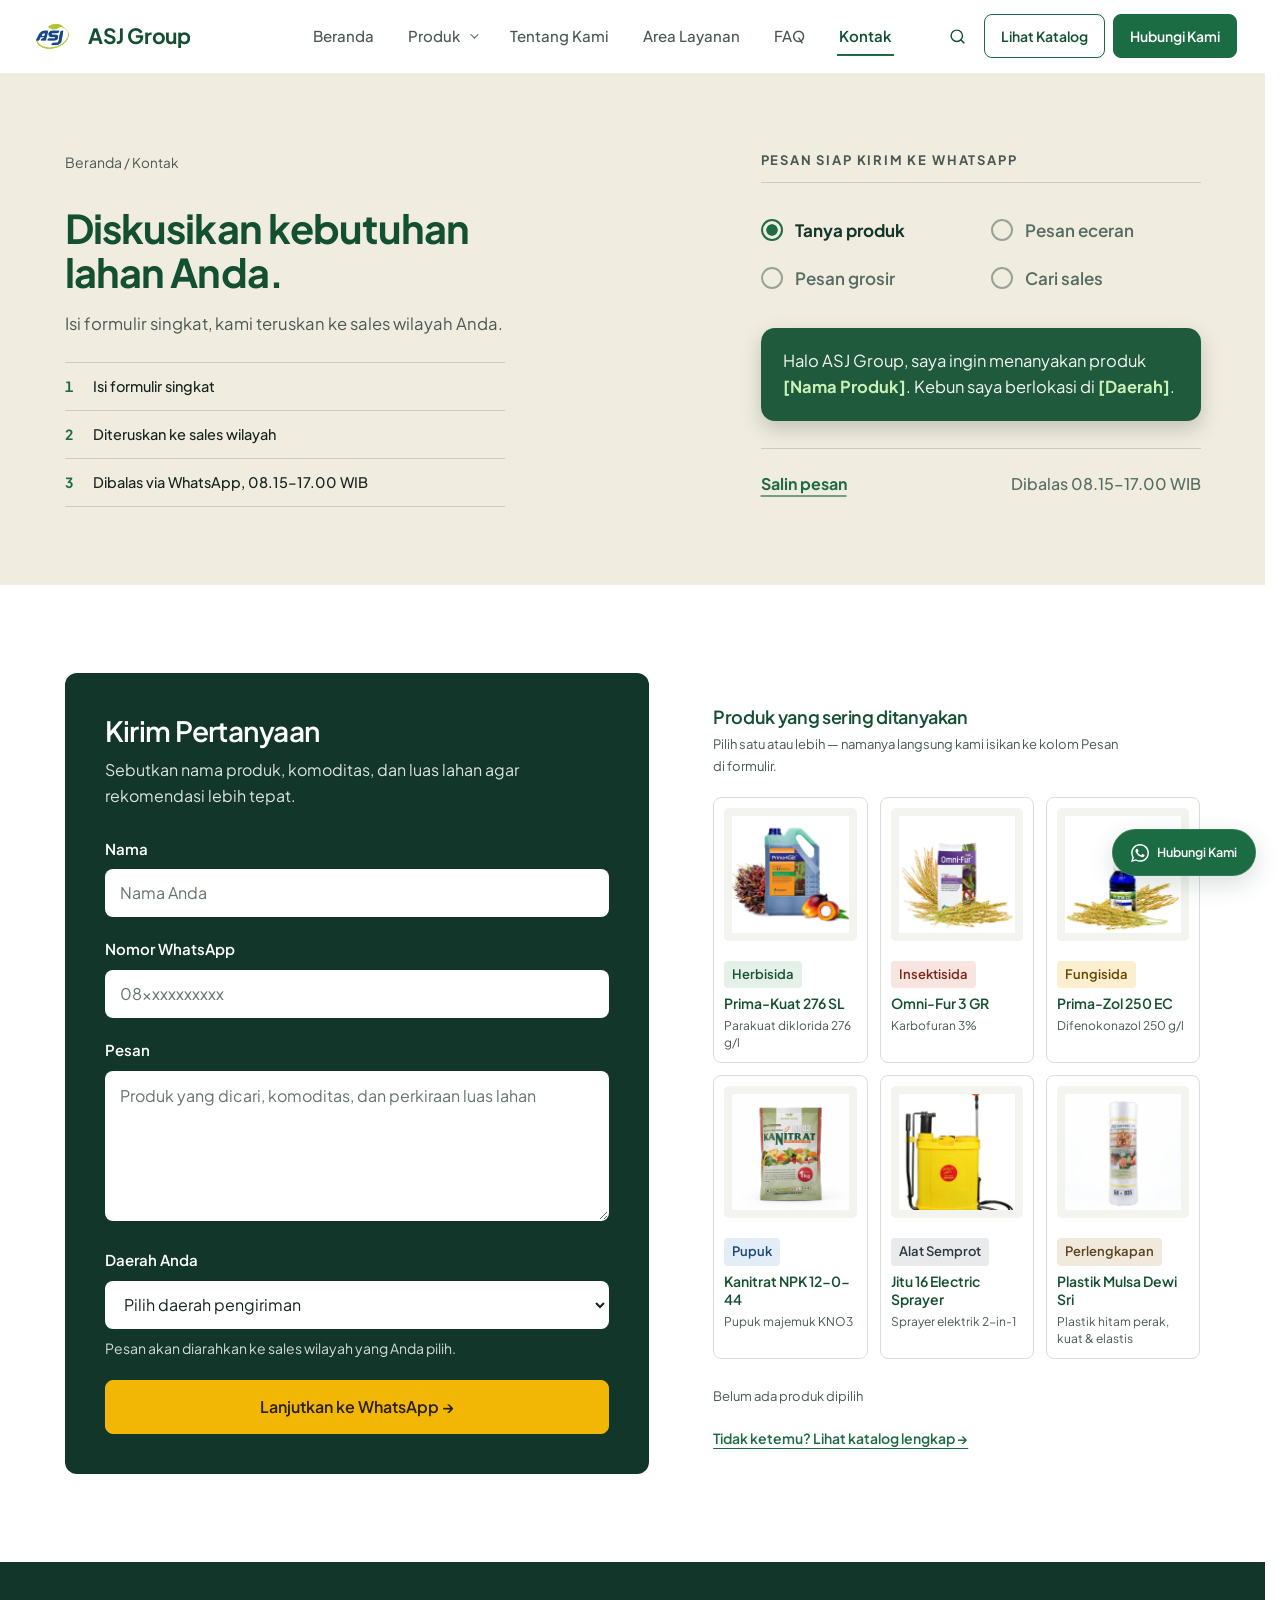
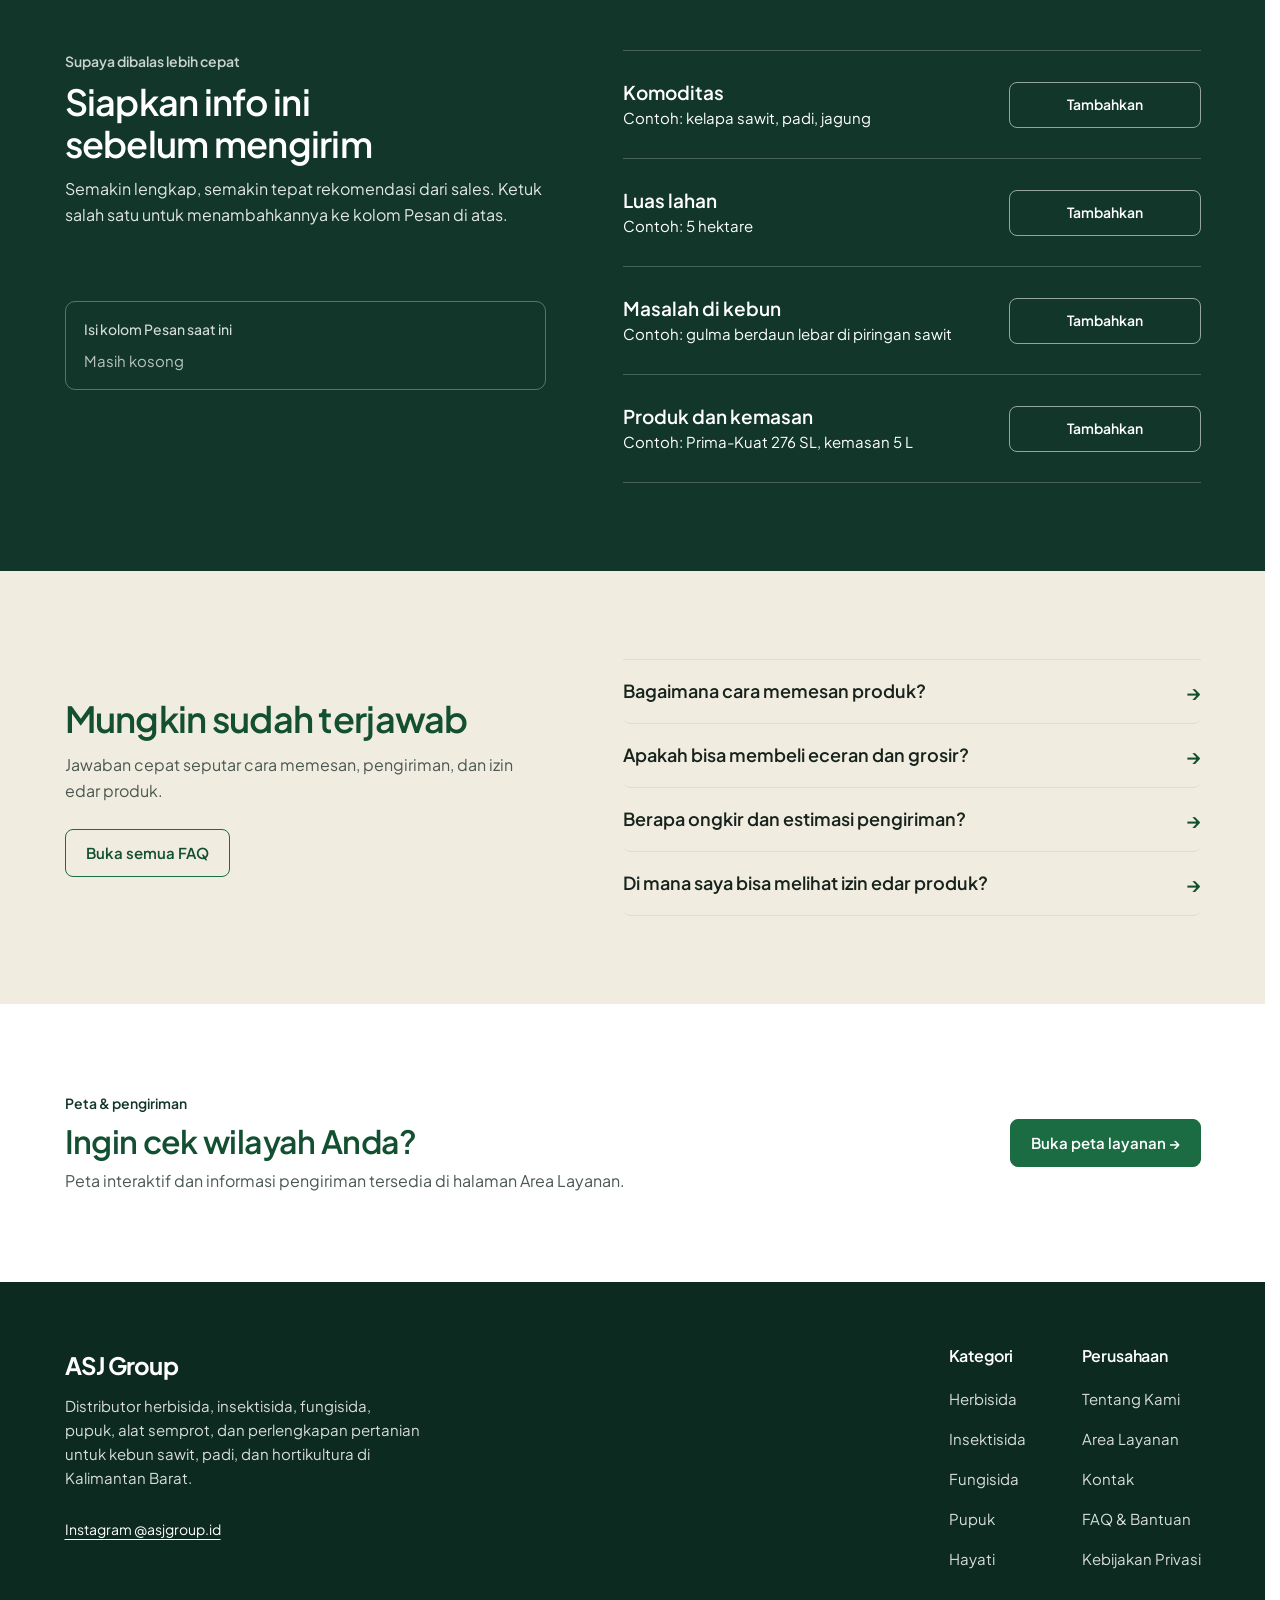
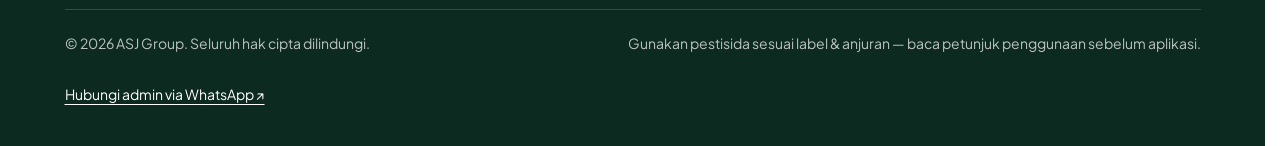
<file: hubungikami.html>
<!doctype html>
<html lang="id">
  <head>
    <meta charset="utf-8" />
    <meta content="width=device-width, initial-scale=1" name="viewport" />
    <title>Halaman dipindahkan — ASJ Group</title>
    <meta content="noindex" name="robots" />
    <link href="https://www.agrosentosajaya.co.id/kontak.html" rel="canonical" />
    <meta content="0; url=kontak.html" http-equiv="refresh" />
    <script>
      location.replace("kontak.html");
    </script>
  </head>
  <body>
    <p>Halaman ini sudah pindah. <a href="kontak.html">Buka halaman Kontak</a>.</p>
  </body>
</html>
</file>
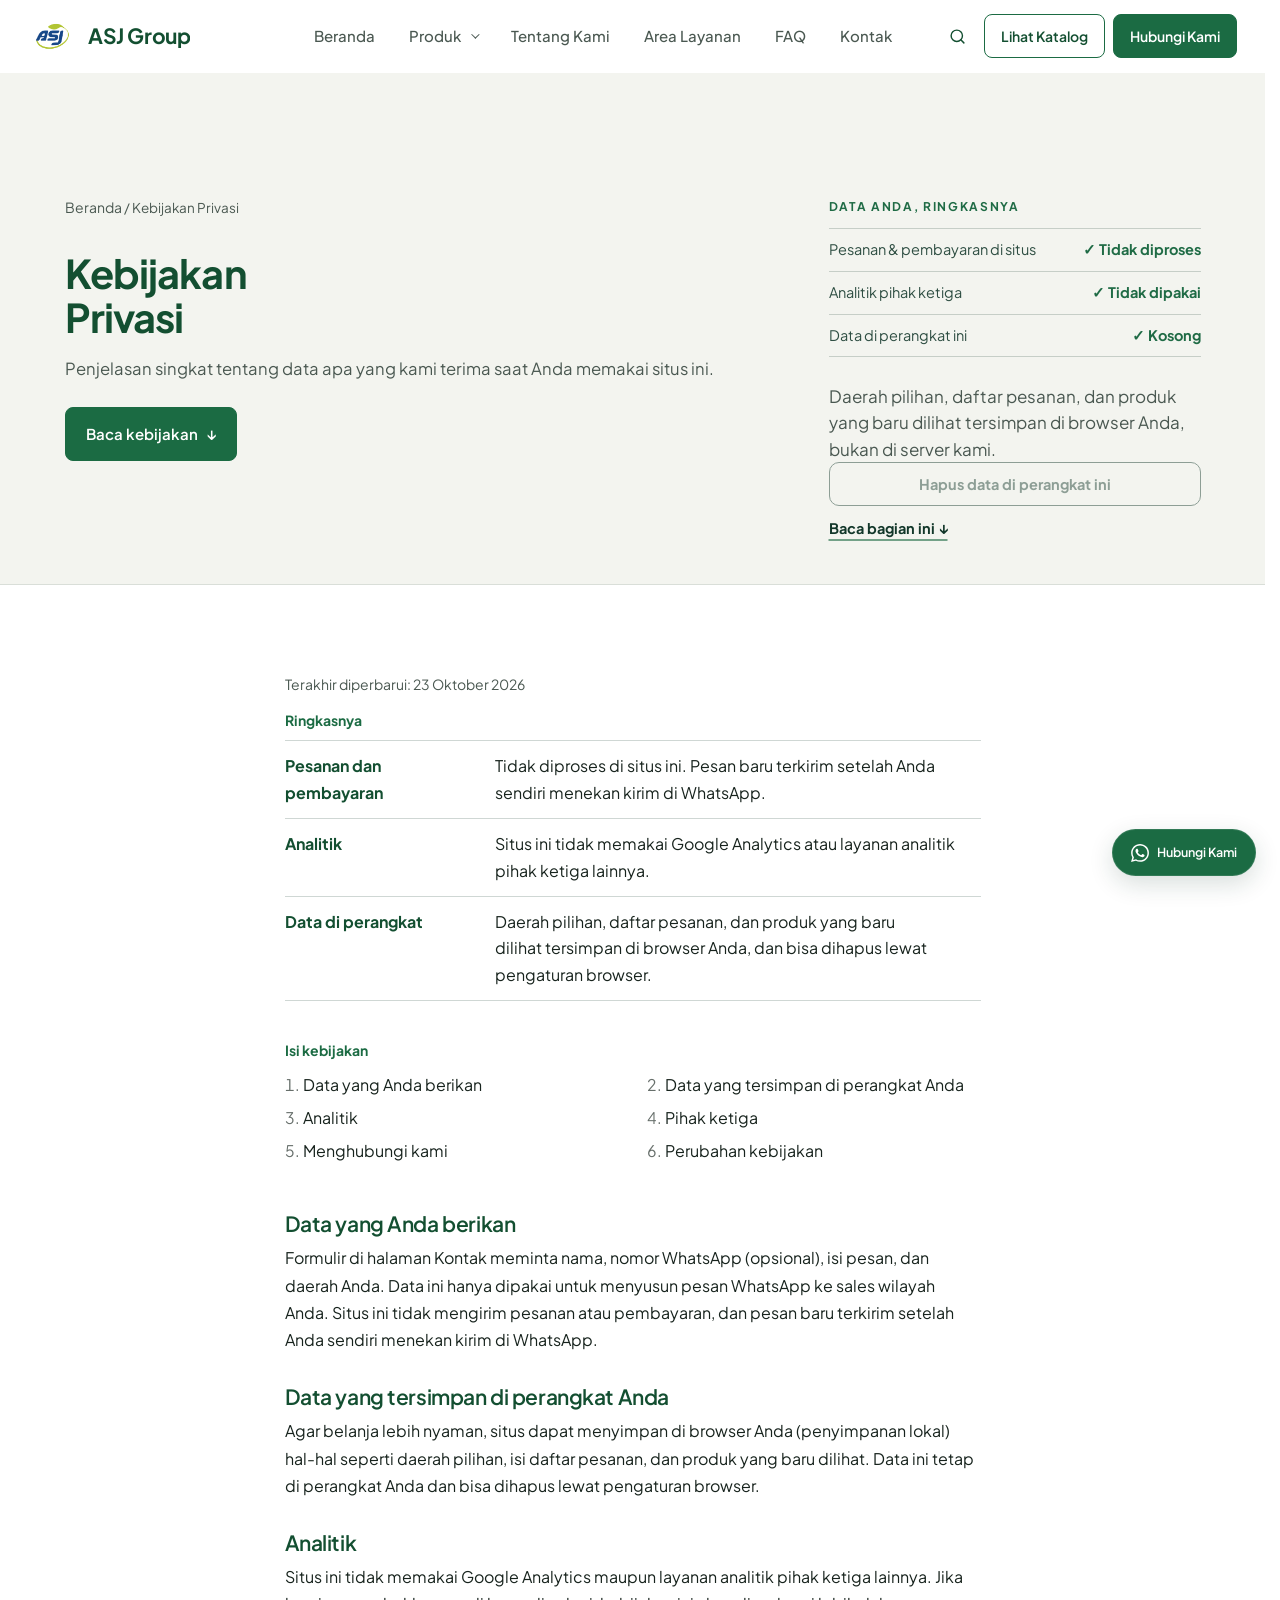
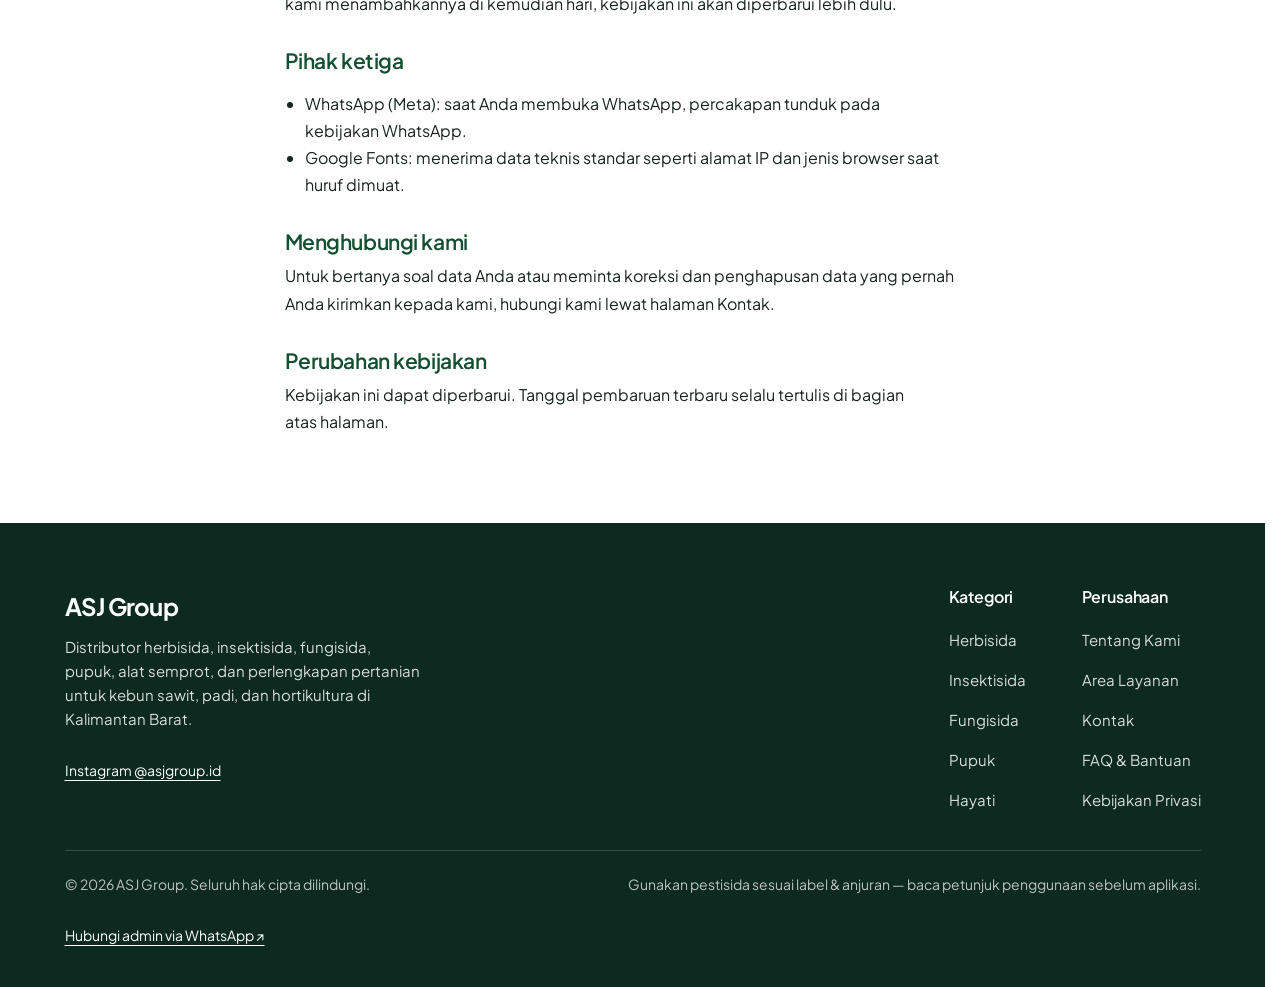
<file: kebijakan-privasi.html>
<!doctype html>

<html lang="id">
  <head>
    <meta charset="utf-8" />
    <meta content="width=device-width, initial-scale=1.0" name="viewport" />
    <title>Kebijakan Privasi — ASJ Group</title>
    <meta
      content="Kebijakan privasi situs ASJ Group: data yang diterima, penyimpanan di perangkat, pihak ketiga, dan cara menghubungi kami."
      name="description"
    />
    <meta content="#12372a" name="theme-color" />
    <link
      href="https://www.agrosentosajaya.co.id/kebijakan-privasi.html"
      rel="canonical"
    />
    <link href="images/favicon.ico" rel="icon" />
    <meta content="website" property="og:type" />
    <meta content="id_ID" property="og:locale" />
    <meta content="Kebijakan Privasi — ASJ Group" property="og:title" />
    <meta
      content="Kebijakan privasi situs ASJ Group: data yang diterima, penyimpanan di perangkat, pihak ketiga, dan cara menghubungi kami."
      property="og:description"
    />
    <meta
      content="https://www.agrosentosajaya.co.id/images/og-image.png"
      property="og:image"
    />
    <meta content="1200" property="og:image:width" />
    <meta content="630" property="og:image:height" />
    <meta
      content="https://www.agrosentosajaya.co.id/images/og-image.png"
      name="twitter:image"
    />
    <meta
      content="https://www.agrosentosajaya.co.id/kebijakan-privasi.html"
      property="og:url"
    />
    <meta content="summary_large_image" name="twitter:card" />
    <link rel="preconnect" href="https://fonts.googleapis.com" />
    <link rel="preconnect" href="https://fonts.gstatic.com" crossorigin />
    <link
      href="https://fonts.googleapis.com/css2?family=Plus+Jakarta+Sans:wght@300..800&display=swap"
      rel="stylesheet"
    />
    <link href="css/style.css?v=20261102" rel="stylesheet" />
    <link href="css/refinements.css?v=20261102" rel="stylesheet" />
    <link href="css/premium.css?v=20261102" rel="stylesheet" />
    <link href="css/ui-refresh.css?v=20261102" rel="stylesheet" />
    <link href="css/tambahan.css?v=20261102" rel="stylesheet" />
    <link rel="stylesheet" href="css/tipografi.css?v=20261102" />
    <style id="animasi-masuk">
      /* Animasi masuk ala halaman FAQ: hero berurutan saat halaman dibuka + muncul pelan saat di-scroll + garis progres.
       Sengaja tetap jalan walau perangkat memakai "kurangi animasi" (sama seperti FAQ). Pasangan: skrip animasi-masuk-js di akhir halaman. */
      :root {
        --ax-ease: cubic-bezier(0.22, 1, 0.36, 1);
      }
      @keyframes ax-rise {
        from {
          opacity: 0;
          transform: translateY(18px);
        }
        to {
          opacity: 1;
          transform: none;
        }
      }

      /* 1. Hero: masuk berurutan saat halaman dibuka */
      main .hero-copy > *,
      main .about-hero .wrap > *,
      main .service-hero .wrap > * {
        animation: ax-rise 0.8s var(--ax-ease) backwards !important;
      }
      main .hero-copy > :nth-child(1),
      main .about-hero .wrap > :nth-child(1),
      main .service-hero .wrap > :nth-child(1) {
        animation-delay: 0.05s !important;
      }
      main .hero-copy > :nth-child(2),
      main .about-hero .wrap > :nth-child(2),
      main .service-hero .wrap > :nth-child(2) {
        animation-delay: 0.13s !important;
      }
      main .hero-copy > :nth-child(3),
      main .about-hero .wrap > :nth-child(3),
      main .service-hero .wrap > :nth-child(3) {
        animation-delay: 0.22s !important;
      }
      main .hero-copy > :nth-child(4),
      main .about-hero .wrap > :nth-child(4),
      main .service-hero .wrap > :nth-child(4) {
        animation-delay: 0.3s !important;
      }
      main .hero-copy > :nth-child(5),
      main .about-hero .wrap > :nth-child(5),
      main .service-hero .wrap > :nth-child(5) {
        animation-delay: 0.38s !important;
      }
      main .hero-copy > :nth-child(n + 6),
      main .about-hero .wrap > :nth-child(n + 6),
      main .service-hero .wrap > :nth-child(n + 6) {
        animation-delay: 0.46s !important;
      }

      /* 2. Muncul pelan saat di-scroll (kelas dipasang JS; dilepas lagi setelah selesai) */
      html.ax-js .ax-rv {
        opacity: 0 !important;
        transform: translateY(24px) !important;
        transition:
          opacity 0.7s ease var(--ax-d, 0ms),
          transform 0.85s var(--ax-ease) var(--ax-d, 0ms) !important;
      }
      html.ax-js .ax-rv.ax-in {
        opacity: 1 !important;
        transform: none !important;
      }

      /* 3. Garis progres scroll di paling atas layar */
      .ax-progress {
        position: fixed;
        top: 0;
        left: 0;
        right: 0;
        height: 3px;
        z-index: 3000;
        background: var(--brand, #1f6b45);
        transform: scaleX(0);
        transform-origin: left center;
        pointer-events: none;
        will-change: transform;
      }

      /* Opsional: kalau ingin menghormati "kurangi animasi", ubah HORMATI_KURANGI_ANIMASI di skrip jadi true */
      html.ax-calm main .hero-copy > *,
      html.ax-calm main .about-hero .wrap > *,
      html.ax-calm main .service-hero .wrap > * {
        animation: none !important;
      }
      @media print {
        html.ax-js .ax-rv,
        html.ax-js .ax-rv.ax-in {
          opacity: 1 !important;
          transform: none !important;
          transition: none !important;
        }
        .ax-progress {
          display: none;
        }
      }
    </style>
    <script id="animasi-boot">
      /* Sembunyikan isi section setelah hero sejak frame pertama; dibuka lagi oleh skrip animasi di akhir halaman (pengaman: otomatis terbuka setelah 2,5 detik) */
      document.documentElement.classList.add("ax-boot");
      setTimeout(function () {
        document.documentElement.classList.remove("ax-boot");
      }, 2500);
    </script>
    <style id="animasi-section-kedua">
      /* Section kedua (dan blok lain yang sudah terlihat saat halaman dibuka) ikut masuk berurutan setelah hero.
         Kelas dipasang skrip animasi-section-kedua dan dilepas lagi setelah selesai. */
      main .ax-s2 {
        animation: ax-rise 0.8s var(--ax-ease) var(--s2-d, 0.55s) backwards !important;
      }
      html.ax-calm main .ax-s2 {
        animation: none !important;
      }
      @media print {
        main .ax-s2 {
          animation: none !important;
        }
      }
      html.ax-js .ax-rv.ax-nt {
        transition: none !important;
      }
      html.ax-boot main > :not(:first-child) > * {
        opacity: 0;
      }
      @media print {
        html.ax-boot main > :not(:first-child) > * {
          opacity: 1;
        }
      }
    </style>
    <style id="perbaikan-css">
      /* ==========================================================================
   perbaikan.css — dimuat PALING AKHIR di semua halaman.
   Isi: (A) animasi yang hilang, (B) lapisan responsif HP / tablet / iPad.
   ========================================================================== */

      /* ---------- A1. Angka kategori & lini produk (24, 04, 03, dst) ---------- */
      .cat-count,
      .line-count {
        font-variant-numeric: tabular-nums;
        display: inline-block;
      }
      .cat-item:hover .cat-count,
      .line-card:hover .line-count {
        transform: translateY(-2px);
      }
      .cat-count,
      .line-count {
        transition: transform 0.35s cubic-bezier(0.22, 1, 0.36, 1);
      }

      /* ---------- A2. Search bar FAQ ---------- */
      @keyframes pb-ring {
        from {
          outline-color: rgba(31, 107, 69, 0.45);
          outline-offset: 0;
        }
        to {
          outline-color: rgba(31, 107, 69, 0);
          outline-offset: 12px;
        }
      }
      @keyframes pb-icon-pop {
        0% {
          transform: scale(1) rotate(0);
        }
        45% {
          transform: scale(1.28) rotate(-12deg);
        }
        100% {
          transform: scale(1.14) rotate(-6deg);
        }
      }
      /* masuk berurutan + denyut cincin sekali; tetap jalan walau perangkat "kurangi animasi" */
      html body[data-page="faq"] .help-hero .help-search {
        outline: 2px solid transparent;
        animation:
          kp-rise 0.8s var(--kp-ease, cubic-bezier(0.22, 1, 0.36, 1)) 0.36s
            backwards,
          pb-ring 1.4s ease-out 1.25s 1 both !important;
        transition:
          border-color 0.25s ease,
          box-shadow 0.3s ease,
          transform 0.35s var(--kp-ease, cubic-bezier(0.22, 1, 0.36, 1)) !important;
      }
      html body[data-page="faq"] .help-hero .help-search-label {
        animation: kp-rise 0.8s var(--kp-ease, cubic-bezier(0.22, 1, 0.36, 1))
          0.3s backwards !important;
      }
      html body[data-page="faq"] .help-hero .help-search:focus-within {
        transform: translateY(-2px);
      }
      /* ikon cari (sekarang <button>, bukan <span>) ikut bergerak saat kolom diklik */
      html body[data-page="faq"] .help-hero .help-search .hx-ico-btn .i-search {
        transition:
          transform 0.4s var(--kp-ease, cubic-bezier(0.22, 1, 0.36, 1)),
          color 0.3s ease !important;
      }
      html
        body[data-page="faq"]
        .help-hero
        .help-search:focus-within
        .hx-ico-btn
        .i-search {
        animation: pb-icon-pop 0.45s
          var(--kp-ease, cubic-bezier(0.22, 1, 0.36, 1)) forwards !important;
      }
      html body[data-page="faq"] .help-hero .help-search input::placeholder {
        transition:
          opacity 0.3s ease,
          transform 0.3s ease !important;
      }
      html
        body[data-page="faq"]
        .help-hero
        .help-search:focus-within
        input::placeholder {
        opacity: 0.35;
        transform: translateX(6px);
      }
      /* tombol "Cari" menjawab sentuhan */
      html body[data-page="faq"] .help-hero .help-search .hx-go {
        transition:
          background-color 0.25s ease,
          transform 0.25s ease,
          box-shadow 0.25s ease !important;
      }
      html body[data-page="faq"] .help-hero .help-search .hx-go:hover {
        box-shadow: 0 8px 18px -8px rgba(18, 55, 42, 0.6);
        transform: translateY(-1px);
      }
      @media (prefers-reduced-motion: reduce) {
        html body[data-page="faq"] .help-hero .help-search,
        html body[data-page="faq"] .help-hero .help-search-label,
        html
          body[data-page="faq"]
          .help-hero
          .help-search
          .hx-ico-btn
          .i-search,
        html body[data-page="faq"] .help-hero .help-search .hx-go {
          animation-duration: 0.8s !important;
        }
      }

      /* ---------- B. RESPONSIF ---------- */
      html {
        -webkit-text-size-adjust: 100%;
        text-size-adjust: 100%;
      }
      html,
      body {
        max-width: 100%;
        overflow-x: clip;
      }
      *,
      *::before,
      *::after {
        box-sizing: border-box;
      }
      img,
      video,
      canvas,
      iframe,
      embed,
      object {
        max-width: 100%;
      }
      img,
      video {
        height: auto;
      }
      /* gambar yang diberi tinggi tetap oleh kelas komponen tetap boleh dipangkas */
      img[class*="photo"],
      img[class*="cover"],
      .asj-story-photo img,
      .lot img,
      .line-card img {
        height: 100%;
      }
      h1,
      h2,
      h3,
      h4,
      p,
      li,
      a,
      label,
      small,
      strong,
      span {
        overflow-wrap: break-word;
      }
      /* anak grid/flex boleh menyusut (kunci supaya tidak melebar keluar layar) */
      .wrap > *,
      .hx-grid > *,
      .hero-grid > *,
      .asj-story > *,
      .branch-explorer > *,
      .contact-grid > *,
      .help-layout > *,
      .order-layout > *,
      .principles-layout > *,
      .teaser-split > *,
      .footer-cols > *,
      .line-grid > *,
      .lot-grid > *,
      .testi-grid > *,
      .pick-grid > *,
      .related-grid > * {
        min-width: 0;
      }
      table {
        max-width: 100%;
      }
      .table-wrap,
      .table-scroll {
        overflow-x: auto;
        -webkit-overflow-scrolling: touch;
      }
      /* tombol & sentuhan */
      @media (hover: none) and (pointer: coarse) {
        .btn,
        button,
        .nav-search-btn,
        .menu-toggle,
        .drawer-close {
          min-height: 44px;
        }
        input,
        select,
        textarea {
          font-size: max(
            16px,
            1em
          ); /* cegah iOS memperbesar layar saat kolom diklik */
        }
      }
      /* elemen melayang: hormati poni / bar bawah iPhone & iPad */
      .wa-float,
      [class*="wa-float"],
      [class*="whatsapp-float"],
      .a11y-fab,
      [class*="a11y-btn"] {
        max-width: calc(100vw - 24px);
      }

      /* ----- Tablet & iPad (≤ 1024px) ----- */
      @media (max-width: 1024px) {
        .wrap {
          max-width: 100%;
          padding-inline: max(20px, env(safe-area-inset-left, 0px))
            max(20px, env(safe-area-inset-right, 0px));
        }
        .header-row {
          gap: 10px;
          min-width: 0;
        }
        .lot-grid,
        .line-grid {
          grid-template-columns: repeat(
            auto-fill,
            minmax(min(100%, 240px), 1fr)
          );
        }
        .testi-grid,
        .pick-grid,
        .related-grid {
          grid-template-columns: repeat(
            auto-fit,
            minmax(min(100%, 260px), 1fr)
          );
        }
        .footer-cols {
          grid-template-columns: repeat(2, minmax(0, 1fr));
        }
        .hero-actions .btn,
        .cta-band-actions .btn {
          min-width: 0;
        }
      }

      /* ----- Tablet portrait & HP besar (≤ 900px): satu kolom ----- */
      @media (max-width: 900px) {
        .hero-grid,
        .hx-grid,
        .asj-story,
        .help-layout,
        .contact-grid,
        .order-layout,
        .principles-layout,
        .teaser-split,
        .about-story-band .wrap,
        .branch-explorer {
          grid-template-columns: minmax(0, 1fr) !important;
        }
        .help-layout > .help-sidebar,
        .help-sidebar {
          position: static;
          width: 100%;
        }
        .section-head {
          flex-direction: column;
          align-items: flex-start;
          gap: 10px;
        }
        .section-head > p {
          max-width: 100%;
        }
        .cta-band-actions {
          flex-wrap: wrap;
        }
        /* strip kategori: bisa digeser samping, tidak menumpuk berantakan */
        .cat-list {
          display: flex;
          flex-wrap: nowrap;
          gap: 10px;
          overflow-x: auto;
          -webkit-overflow-scrolling: touch;
          scroll-snap-type: x proximity;
          padding-bottom: 6px;
        }
        .cat-list .cat-item {
          flex: 0 0 auto;
          scroll-snap-align: start;
        }
        .map-stage {
          width: 100%;
          max-width: 100%;
        }
      }

      /* ----- HP (≤ 560px) ----- */
      @media (max-width: 560px) {
        .wrap {
          padding-inline: max(16px, env(safe-area-inset-left, 0px))
            max(16px, env(safe-area-inset-right, 0px));
        }
        .lot-grid,
        .line-grid,
        .testi-grid,
        .pick-grid,
        .related-grid {
          grid-template-columns: minmax(0, 1fr);
        }
        .footer-cols {
          grid-template-columns: minmax(0, 1fr);
        }
        .hero-actions,
        .cta-band-actions,
        .ticket-actions {
          flex-direction: column;
          align-items: stretch;
        }
        .hero-actions .btn,
        .cta-band-actions .btn,
        .ticket-actions .btn {
          width: 100%;
          justify-content: center;
        }
        h1 {
          font-size: clamp(1.6rem, 7.4vw, 2.2rem);
          line-height: 1.15;
        }
        h2 {
          font-size: clamp(1.35rem, 6vw, 1.8rem);
          line-height: 1.2;
        }
        .legal-row,
        .footer-row {
          flex-direction: column;
          align-items: flex-start;
          gap: 8px;
        }
      }

      /* ----- Layar sangat kecil (≤ 360px) ----- */
      @media (max-width: 360px) {
        .wrap {
          padding-inline: 14px;
        }
        .btn {
          padding-inline: 14px;
        }
      }

      /* ----- HP/tablet posisi landscape: jangan paksa tinggi layar penuh ----- */
      @media (max-height: 520px) and (orientation: landscape) {
        .hero,
        #beranda,
        .service-hero,
        .help-hero {
          min-height: 0 !important;
        }
      }

      /* FAQ: angka besar di "anatomi label" tidak boleh memaksa satu baris di HP */
      @media (max-width: 560px) {
        html body[data-page="faq"] .anatomy-part strong {
          white-space: normal !important;
          font-size: clamp(26px, 9vw, 40px) !important;
        }
      }

      /* ======================================================================
   Produk: kolom cari, filter (Kategori / Tanaman), tag aktif, rekomendasi
   ====================================================================== */
      @keyframes pb-rise {
        from {
          opacity: 0;
          transform: translateY(18px);
        }
        to {
          opacity: 1;
          transform: none;
        }
      }
      @keyframes pb-pop {
        0% {
          opacity: 0;
          transform: scale(0.6);
        }
        60% {
          opacity: 1;
          transform: scale(1.12);
        }
        100% {
          transform: scale(1);
        }
      }
      @keyframes pb-panel {
        from {
          opacity: 0;
          transform: translateY(-10px) scale(0.97);
        }
        to {
          opacity: 1;
          transform: none;
        }
      }
      @keyframes pb-ring-soft {
        from {
          outline-color: rgba(27, 107, 67, 0.4);
          outline-offset: 0;
        }
        to {
          outline-color: rgba(27, 107, 67, 0);
          outline-offset: 12px;
        }
      }
      @keyframes pb-icon-nudge {
        0% {
          transform: scale(1) rotate(0);
        }
        50% {
          transform: scale(1.25) rotate(-12deg);
        }
        100% {
          transform: scale(1.12) rotate(-6deg);
        }
      }

      /* kolom cari: naik sedikit + cincin + ikon bergerak saat diklik */
      .search-input-wrap {
        outline: 2px solid transparent;
        transition:
          transform 0.35s cubic-bezier(0.22, 1, 0.36, 1),
          box-shadow 0.3s ease,
          border-color 0.25s ease;
      }
      .search-input-wrap:focus-within {
        transform: translateY(-2px);
        animation: pb-ring-soft 0.9s ease-out 1 both;
      }
      .search-input-wrap .search-icon {
        transition:
          transform 0.4s cubic-bezier(0.22, 1, 0.36, 1),
          color 0.3s ease;
      }
      .search-input-wrap:focus-within .search-icon {
        animation: pb-icon-nudge 0.45s cubic-bezier(0.22, 1, 0.36, 1) forwards;
        color: var(--brand, #1b6b43);
      }
      .search-input-wrap input::placeholder {
        transition:
          opacity 0.3s ease,
          transform 0.3s ease;
      }
      .search-input-wrap:focus-within input::placeholder {
        opacity: 0.35;
        transform: translateX(6px);
      }

      /* tombol filter */
      .filter-dropdown-btn {
        transition:
          transform 0.25s cubic-bezier(0.22, 1, 0.36, 1),
          box-shadow 0.25s ease,
          border-color 0.25s ease,
          background-color 0.25s ease;
      }
      @media (hover: hover) and (pointer: fine) {
        .filter-dropdown-btn:hover {
          transform: translateY(-2px);
          box-shadow: 0 10px 20px -12px rgba(18, 55, 42, 0.5);
        }
      }
      .filter-dropdown-btn:active {
        transform: scale(0.97);
      }
      .filter-dropdown-btn[aria-expanded="true"] {
        box-shadow: 0 0 0 3px rgba(27, 107, 67, 0.18);
      }
      /* panel terbuka: turun halus, pilihan (Herbisida, Insektisida, dst) masuk satu-satu */
      .filter-dropdown-panel:not([hidden]) {
        transform-origin: top left;
        animation: pb-panel 0.3s cubic-bezier(0.22, 1, 0.36, 1);
      }
      .filter-dropdown-panel:not([hidden]) .filter-check {
        animation: pb-rise 0.4s cubic-bezier(0.22, 1, 0.36, 1) backwards;
      }
      .filter-dropdown-panel:not([hidden]) .filter-check:nth-child(1) {
        animation-delay: 0.04s;
      }
      .filter-dropdown-panel:not([hidden]) .filter-check:nth-child(2) {
        animation-delay: 0.08s;
      }
      .filter-dropdown-panel:not([hidden]) .filter-check:nth-child(3) {
        animation-delay: 0.12s;
      }
      .filter-dropdown-panel:not([hidden]) .filter-check:nth-child(4) {
        animation-delay: 0.16s;
      }
      .filter-dropdown-panel:not([hidden]) .filter-check:nth-child(5) {
        animation-delay: 0.2s;
      }
      .filter-dropdown-panel:not([hidden]) .filter-check:nth-child(6) {
        animation-delay: 0.24s;
      }
      .filter-dropdown-panel:not([hidden]) .filter-check:nth-child(n + 7) {
        animation-delay: 0.28s;
      }
      .filter-check {
        transition: transform 0.2s ease;
      }
      @media (hover: hover) and (pointer: fine) {
        .filter-check:hover {
          transform: translateX(3px);
        }
      }
      .filter-check input:checked + span {
        animation: pb-pop 0.3s cubic-bezier(0.22, 1, 0.36, 1);
      }
      /* angka jumlah filter + tag filter aktif muncul dengan efek pop */
      .filter-dropdown-count:not([hidden]) {
        animation: pb-pop 0.35s cubic-bezier(0.22, 1, 0.36, 1);
      }
      .active-filter-tags > * {
        animation: pb-pop 0.35s cubic-bezier(0.22, 1, 0.36, 1) backwards;
      }
      .saring-reset {
        transition: transform 0.2s ease;
      }
      .saring-reset:active {
        transform: scale(0.95);
      }

      /* "Rekomendasi unggulan" & "Baru dilihat": muncul halus setiap kali dibuka */
      #ppBand:not([hidden]),
      #recentlyViewed:not([hidden]) {
        animation: pb-rise 0.7s cubic-bezier(0.22, 1, 0.36, 1) backwards;
      }

      /* Beranda: foto "Tentang Kami" */
      .asj-about .asj-story-photo img {
        transition: transform 0.9s cubic-bezier(0.22, 1, 0.36, 1);
      }
      @media (hover: hover) and (pointer: fine) {
        .asj-about .asj-story-media:hover .asj-story-photo img {
          transform: scale(1.04);
        }
      }

      /* Kontrol katalog (chip kategori, Tanaman, Urutkan): sentuhan & hover bergerak halus */
      #katalog button,
      #katalog select {
        transition:
          transform 0.25s cubic-bezier(0.22, 1, 0.36, 1),
          box-shadow 0.25s ease,
          background-color 0.25s ease,
          border-color 0.25s ease,
          color 0.25s ease;
      }
      @media (hover: hover) and (pointer: fine) {
        #katalog .pp-controls button:hover,
        #katalog .pp-controls select:hover {
          transform: translateY(-2px);
          box-shadow: 0 10px 20px -12px rgba(18, 55, 42, 0.5);
        }
      }
      #katalog .pp-controls button:active {
        transform: scale(0.96);
      }
      #katalog .pp-controls select:focus {
        animation: pb-ring-soft 0.9s ease-out 1 both;
      }
    </style>
    <style id="ritme-section">
      /* Ritme vertikal: SETIAP section punya jarak atas = jarak bawah, dan nilainya sama di semua section & halaman.
         Ubah satu angka --sec-y di bawah ini untuk mengatur seluruh situs. */
      :root {
        --sec-y: clamp(48px, 7vw, 96px);
        --sec-y-slim: calc(
          var(--sec-y) * 0.6
        ); /* pita tipis (strip kategori, jam layanan): tetap simetris atas-bawah */
      }
      html body main > section:not(#_),
      html body main > .about-hero:not(#_),
      html body main > .cat-strip:not(#_) {
        padding-block: var(--sec-y) !important;
        margin-block: 0 !important;
      }
      html body main > .cat-strip:not(#_),
      html body main > section#jam-layanan-band:not(#_) {
        padding-block: var(--sec-y-slim) !important;
      }
      /* pembungkus isi tidak boleh menambah jarak sendiri */
      html body main > section:not(#_) > .wrap:not(#_),
      html body main > .about-hero:not(#_) > .wrap:not(#_),
      html body main > .cat-strip:not(#_) > .wrap:not(#_) {
        padding-block: 0 !important;
        margin-block: 0 !important;
      }
      /* elemen pertama/terakhir tidak membawa margin sisa, supaya atas dan bawah benar-benar sama */
      html body main > section:not(#_) > .wrap > :first-child:not(#_),
      html body main > .about-hero:not(#_) > .wrap > :first-child:not(#_),
      html body main > .cat-strip:not(#_) > .wrap > :first-child:not(#_) {
        margin-top: 0 !important;
      }
      html body main > section:not(#_) > .wrap > :last-child:not(#_),
      html
        body
        main
        > section:not(#_)
        > .wrap
        > :last-child
        > :last-child:not(#_),
      html body main > .about-hero:not(#_) > .wrap > :last-child:not(#_),
      html
        body
        main
        > .about-hero:not(#_)
        > .wrap
        > :last-child
        > :last-child:not(#_),
      html body main > .cat-strip:not(#_) > .wrap > :last-child:not(#_) {
        margin-bottom: 0 !important;
      }
    </style>
    <style id="navbar-pemisah">
      /* Navbar: di paling atas bersih (menyatu dengan hero); setelah di-scroll muncul garis tipis + bayangan lembut agar batasnya jelas di section berlatar putih. */
      html body .site-header {
        border-bottom: 1px solid transparent !important;
        transition:
          box-shadow 0.4s ease,
          border-color 0.4s ease,
          background-color 0.4s ease !important;
      }
      html body .site-header.nav-pemisah {
        background-color: rgba(255, 255, 255, 0.97) !important;
        border-bottom-color: rgba(31, 107, 69, 0.16) !important;
        box-shadow:
          0 10px 28px -18px rgba(18, 55, 42, 0.38),
          0 2px 6px -3px rgba(18, 55, 42, 0.12) !important;
      }
      @media print {
        html body .site-header,
        html body .site-header.nav-pemisah {
          box-shadow: none !important;
          border-bottom-color: transparent !important;
        }
      }
    </style>
    <style id="hero-seragam">
      /* =====================================================================
         SECTION 1 (HERO): SATU BLOK YANG SAMA DI SEMUA HALAMAN
         Patokan tinggi: halaman Produk (520px di layar lebar).
         Urutan dan posisi isi selalu sama:
           breadcrumb > judul (2 baris) > subjudul (3 baris) > satu aksi
         Judul, subjudul, dan aksi punya slot tetap, jadi tiap elemen jatuh
         di titik yang sama walau teksnya lebih pendek atau lebih panjang.
         Blok ini identik di 7 halaman. Ubah angka di :root untuk mengatur
         semuanya sekaligus.
         ===================================================================== */
      :root {
        --hero-h: clamp(440px, 40vw, 520px);
        --hero-pt: clamp(44px, 4.5vw, 64px);
        --hero-pb: clamp(40px, 4vw, 56px);
        --hero-slot: 54px;
        --hero-gap: 28px;
      }
      @media (max-width: 960px) {
        :root {
          --hero-h: 470px;
          --hero-pt: 44px;
          --hero-pb: 40px;
        }
      }
      @media (max-width: 720px) {
        :root {
          --hero-h: 520px;
          --hero-pt: 40px;
          --hero-pb: 36px;
          --hero-gap: 24px;
        }
      }

      /* kotak hero */
      html
        body
        main
        > :is(.about-hero, .service-hero, .help-hero):not(#_):not(#__) {
        display: block !important;
        box-sizing: border-box !important;
        height: var(--hero-h) !important;
        min-height: var(--hero-h) !important;
        margin-block: 0 !important;
        padding-block: var(--hero-pt) var(--hero-pb) !important;
      }
      @media (max-width: 720px) {
        html
          body
          main
          > :is(.about-hero, .service-hero, .help-hero):not(#_):not(#__) {
          height: auto !important;
        }
      }
      /* pembungkus isi: satu kolom, tanpa jarak atau tinggi tambahan */
      html
        body
        main
        > :is(.about-hero, .service-hero, .help-hero):not(#_):not(#__)
        > .wrap {
        display: block !important;
        height: auto !important;
        min-height: 0 !important;
        margin-block: 0 !important;
        padding-block: 0 !important;
      }

      /* 1. breadcrumb */
      html
        body
        main
        > :is(.about-hero, .service-hero, .help-hero):not(#_):not(#__)
        .breadcrumb {
        display: block !important;
        margin: 0 0 clamp(20px, 3vw, 32px) !important;
        font-size: 13.5px !important;
        line-height: 1.55 !important;
      }

      /* 2. judul: slot dua baris, satu gaya, tanpa aksen kata */
      html
        body
        main
        > :is(.about-hero, .service-hero, .help-hero):not(#_):not(#__)
        h1 {
        box-sizing: content-box !important;
        min-height: calc(2 * 1.06em) !important;
        margin: 0 0 clamp(14px, 1.8vw, 20px) !important;
        font-size: clamp(32px, 4.2vw, 54px) !important;
        font-weight: 700 !important;
        line-height: 1.06 !important;
        letter-spacing: -0.025em !important;
        text-wrap: balance;
      }
      html
        body
        main
        > :is(.about-hero, .service-hero, .help-hero):not(#_):not(#__)
        h1
        span,
      html
        body
        main
        > :is(.about-hero, .service-hero, .help-hero):not(#_):not(#__)
        h1
        em {
        display: inline !important;
        font: inherit !important;
        letter-spacing: inherit !important;
        color: inherit !important;
        background: none !important;
      }
      html
        body
        main
        > :is(.about-hero, .service-hero, .help-hero):not(#_):not(#__)
        h1
        span::after,
      html
        body
        main
        > :is(.about-hero, .service-hero, .help-hero):not(#_):not(#__)
        h1
        em::after {
        display: none !important;
      }

      /* 3. subjudul: slot tiga baris */
      html
        body
        main
        > :is(.about-hero, .service-hero, .help-hero):not(#_):not(#__)
        > .wrap
        > p {
        max-width: 56ch !important;
        min-height: calc(3 * 1.65em) !important;
        margin: 0 !important;
        font-size: clamp(16px, 1.3vw, 18px) !important;
        line-height: 1.65 !important;
      }
      @media (max-width: 720px) {
        html
          body
          main
          > :is(.about-hero, .service-hero, .help-hero):not(#_):not(#__)
          h1 {
          min-height: calc(3 * 1.06em) !important;
          font-size: 27px !important;
        }
        html
          body
          main
          > :is(.about-hero, .service-hero, .help-hero):not(#_):not(#__)
          > .wrap
          > p {
          min-height: calc(5 * 1.6em) !important;
          font-size: 15px !important;
          line-height: 1.6 !important;
        }
      }

      /* 4. aksi: tombol, langkah, atau kolom cari. Semuanya mulai di titik
            yang sama dan memakai tinggi slot yang sama. */
      html
        body
        main
        > :is(.about-hero, .service-hero, .help-hero):not(#_):not(#__)
        > .wrap
        > .btn {
        display: flex !important;
        align-items: center !important;
        justify-content: center !important;
        gap: 8px !important;
        box-sizing: border-box !important;
        width: fit-content !important;
        min-height: var(--hero-slot) !important;
        margin: var(--hero-gap) 0 0 !important;
      }
      html
        body
        main
        > :is(.about-hero, .service-hero, .help-hero):not(#_):not(#__)
        > .wrap
        > .help-search {
        box-sizing: border-box !important;
        height: var(--hero-slot) !important;
        max-width: 480px !important;
        margin: var(--hero-gap) 0 0 !important;
        padding: 4px 4px 4px 10px !important;
      }
      html
        body
        main
        > :is(.about-hero, .service-hero, .help-hero):not(#_):not(#__)
        .help-search
        .hx-ico-btn {
        width: 34px !important;
        height: 34px !important;
      }
      html
        body
        main
        > :is(.about-hero, .service-hero, .help-hero):not(#_):not(#__)
        .help-search
        input {
        height: 44px !important;
        font-size: 16px !important;
      }
      html
        body
        main
        > :is(.about-hero, .service-hero, .help-hero):not(#_):not(#__)
        .help-search
        .hx-go {
        height: 44px !important;
        padding: 0 22px !important;
        font-size: 15px !important;
      }
      /* label kolom cari tetap ada untuk pembaca layar, tidak memakan ruang */
      html
        body
        main
        > :is(.about-hero, .service-hero, .help-hero):not(#_):not(#__)
        .help-search-label {
        position: absolute !important;
        width: 1px !important;
        height: 1px !important;
        margin: -1px !important;
        padding: 0 !important;
        overflow: hidden !important;
        clip: rect(0, 0, 0, 0) !important;
        white-space: nowrap !important;
        border: 0 !important;
      }
      html
        body
        main
        > :is(.about-hero, .service-hero, .help-hero):not(#_):not(#__)
        .help-search
        button:focus-visible {
        outline: 3px solid var(--brand, #1f6b45) !important;
        outline-offset: 3px !important;
      }

      /* langkah di hero Kontak: tiga kolom, tinggi mengikuti slot */
      html
        body
        main
        > :is(.about-hero, .service-hero, .help-hero):not(#_):not(#__)
        > .wrap
        > .contact-steps {
        display: grid !important;
        grid-template-columns: repeat(3, minmax(0, 1fr)) !important;
        gap: 0 clamp(20px, 3vw, 40px) !important;
        align-items: start !important;
        min-height: var(--hero-slot) !important;
        margin: var(--hero-gap) 0 0 !important;
        padding: 0 !important;
        list-style: none !important;
        counter-reset: langkah !important;
      }
      html
        body
        main
        > :is(.about-hero, .service-hero, .help-hero):not(#_):not(#__)
        .contact-steps
        li {
        display: grid !important;
        grid-template-columns: auto minmax(0, 1fr) !important;
        gap: 10px !important;
        margin: 0 !important;
        padding: 12px 0 0 !important;
        border: 0 !important;
        border-top: 1px solid rgba(128, 128, 128, 0.4) !important;
        background: none !important;
        font-size: 14.5px !important;
        line-height: 1.45 !important;
        list-style: none !important;
        counter-increment: langkah !important;
      }
      html
        body
        main
        > :is(.about-hero, .service-hero, .help-hero):not(#_):not(#__)
        .contact-steps
        li::marker {
        content: "" !important;
      }
      html
        body
        main
        > :is(.about-hero, .service-hero, .help-hero):not(#_):not(#__)
        .contact-steps
        li::before {
        content: counter(langkah) !important;
        position: static !important;
        width: auto !important;
        height: auto !important;
        border: 0 !important;
        border-radius: 0 !important;
        background: none !important;
        font-weight: 700 !important;
        font-variant-numeric: tabular-nums !important;
        opacity: 0.7 !important;
      }
      html
        body
        main
        > :is(.about-hero, .service-hero, .help-hero):not(#_):not(#__)
        .contact-steps
        li::after {
        content: none !important;
        display: none !important;
      }
      @media (max-width: 960px) {
        html
          body
          main
          > :is(.about-hero, .service-hero, .help-hero):not(#_):not(#__)
          > .wrap
          > .contact-steps {
          grid-template-columns: minmax(0, 1fr) !important;
        }
        html
          body
          main
          > :is(.about-hero, .service-hero, .help-hero):not(#_):not(#__)
          .contact-steps
          li {
          padding: 8px 0 !important;
          font-size: 14px !important;
        }
      }
    </style>
    <style id="privasi-tambahan">
      /* Ringkasan dan daftar isi di halaman Kebijakan Privasi */
      .legal-doc .legal-gist {
        margin: 0 0 clamp(28px, 4vw, 40px);
        padding: 0;
      }
      .legal-doc .legal-gist-title,
      .legal-doc .legal-toc-title {
        margin: 0 0 10px;
        font-size: 14px;
        font-weight: 700;
        line-height: 1.4;
        color: var(--brand, #1f6b45);
      }
      .legal-doc .legal-gist dl {
        margin: 0;
        padding: 0;
      }
      .legal-doc .legal-gist dl > div {
        display: grid;
        grid-template-columns: minmax(0, 190px) minmax(0, 1fr);
        gap: 4px 20px;
        padding: 12px 0;
        border-top: 1px solid rgba(18, 55, 42, 0.2);
      }
      .legal-doc .legal-gist dl > div:last-child {
        border-bottom: 1px solid rgba(18, 55, 42, 0.2);
      }
      .legal-doc .legal-gist dt {
        font-weight: 700;
        color: var(--brand-deep, #12372a);
      }
      .legal-doc .legal-gist dd {
        margin: 0;
      }
      .legal-doc .legal-toc {
        margin: 0 0 clamp(32px, 4vw, 48px);
      }
      .legal-doc .legal-toc ol {
        display: grid;
        grid-template-columns: repeat(2, minmax(0, 1fr));
        gap: 6px 28px;
        margin: 0;
        padding: 0;
        list-style: none;
        counter-reset: isi;
      }
      .legal-doc .legal-toc li {
        counter-increment: isi;
        margin: 0;
      }
      .legal-doc .legal-toc li::before {
        content: counter(isi) ". ";
        font-variant-numeric: tabular-nums;
        opacity: 0.65;
      }
      .legal-doc h2 {
        scroll-margin-top: 96px;
      }
      @media (max-width: 720px) {
        .legal-doc .legal-gist dl > div {
          grid-template-columns: minmax(0, 1fr);
        }
        .legal-doc .legal-toc ol {
          grid-template-columns: minmax(0, 1fr);
        }
      }
    </style>
    <style id="kt-scroll-css">
      /* Tombol "Baca kebijakan": hidup saat di-hover dan saat turun */
      .about-hero .btn-solid[href="#isi-kebijakan"] {
        display: inline-flex;
        align-items: center;
        gap: 10px;
        transition:
          transform 0.25s cubic-bezier(0.22, 1, 0.36, 1),
          box-shadow 0.25s ease;
      }
      .about-hero .btn-solid[href="#isi-kebijakan"] [aria-hidden="true"] {
        display: inline-block;
        transition: transform 0.45s cubic-bezier(0.22, 1, 0.36, 1);
      }
      .about-hero
        .btn-solid[href="#isi-kebijakan"].is-scrolling
        [aria-hidden="true"] {
        animation: kt-bob 0.9s ease-in-out infinite;
      }
      @keyframes kt-bob {
        0%,
        100% {
          transform: translateY(0);
        }
        50% {
          transform: translateY(5px);
        }
      }
      .about-hero .btn-solid[href="#isi-kebijakan"]:active {
        transform: scale(0.96);
        transition-duration: 0.12s;
      }
      @media (hover: hover) and (pointer: fine) {
        .about-hero .btn-solid[href="#isi-kebijakan"]:hover {
          transform: translateY(-3px);
          box-shadow: 0 10px 24px rgba(0, 0, 0, 0.22);
        }
        .about-hero
          .btn-solid[href="#isi-kebijakan"]:hover
          [aria-hidden="true"] {
          transform: translateY(4px);
        }
      }
      /* denyut lembut di katalog setelah scroll selesai */
      #isi-kebijakan.kt-arrive {
        animation: kt-arrive 1.4s ease-out;
      }
      @keyframes kt-arrive {
        0% {
          box-shadow: inset 0 4px 0 0 rgb(242, 183, 5);
        }
        100% {
          box-shadow: inset 0 4px 0 0 rgba(242, 183, 5, 0);
        }
      }
    </style>

    <style id="hero-slot">
      /* =====================================================================
         SECTION 1 (HERO): SLOT KOSONG DI SISI KANAN
         Teks tetap di kolom kiri dengan slot tinggi yang sama di semua halaman.
         Kolom kanan (lebar --ha-w) selalu disediakan di layar >= 1100px dan
         setinggi hero. Di bawah 1100px slot turun ke bawah teks. Selama slot
         kosong, slot tidak terlihat dan tidak memakan ruang.
         ===================================================================== */
      :root {
        --ha-w: 372px;
        --ha-gap: clamp(40px, 5vw, 72px);
        --ha-gold: #f2b705;
      }
      /* tinggi hero: sama di semua halaman */
      @media (min-width: 1100px) {
        :root {
          --hero-h: clamp(500px, 40vw, 520px);
        }
      }
      html body main > .hero-split:not(#_):not(#__):not(#___) {
        height: auto !important;
        min-height: var(--hero-h) !important;
      }
      html body main > .hero-split:not(#_):not(#__):not(#___) .hero-aside {
        box-sizing: border-box !important;
        width: 100% !important;
        max-width: 560px !important;
        margin: clamp(28px, 5vw, 40px) 0 0 !important;
        padding: 0 !important;
      }
      @media (min-width: 1100px) {
        html body main > .hero-split:not(#_):not(#__):not(#___) {
          height: var(--hero-h) !important;
        }
        html body main > .hero-split:not(#_):not(#__):not(#___) > .wrap {
          display: grid !important;
          grid-template-columns: minmax(0, 1fr) var(--ha-w) !important;
          column-gap: var(--ha-gap) !important;
          row-gap: 0 !important;
          align-items: start !important;
        }
        html body main > .hero-split:not(#_):not(#__):not(#___) > .wrap > * {
          grid-column: 1 !important;
          min-width: 0 !important;
        }
        html
          body
          main
          > .hero-split:not(#_):not(#__):not(#___)
          > .wrap
          > .hero-aside {
          grid-column: 2 !important;
          grid-row: 1 / span 6 !important;
          align-self: stretch !important;
          display: flex !important;
          align-items: flex-start !important;
          max-width: none !important;
          margin: 0 !important;
          contain: size;
        }
        html body main > .hero-split:not(#_):not(#__):not(#___) h1 {
          font-size: clamp(28px, 3.1vw, 40px) !important;
        }
        html body main > .hero-split--free:not(#_):not(#__):not(#___) h1 br {
          display: none !important;
        }
      }
      /* slot kosong tidak terlihat; begitu diisi, aturan ini otomatis berhenti berlaku */
      html body main .hero-aside:empty {
        display: none !important;
      }
    </style>
    <style id="hero-kanan-isi">
      /* Isi slot kanan Section 1 (hero) halaman ini */
      .hero-aside > * {
        align-self: center;
        width: 100%;
        color: #12372a;
        text-align: left;
        font-size: 15px;
        line-height: 1.5;
      }
      .hero-aside a {
        color: inherit;
      }
      .hero-aside :focus-visible {
        outline: 3px solid #1f6b45;
        outline-offset: 3px;
        border-radius: 4px;
      }
      .hero-aside .eb {
        margin: 0 0 12px;
        font-size: 12px;
        font-weight: 700;
        letter-spacing: 0.14em;
        text-transform: uppercase;
        color: #1f6b45;
      }
      .pv-rows {
        margin: 0 0 12px;
        padding: 0;
        list-style: none;
        border-top: 1px solid rgba(18, 55, 42, 0.2);
      }
      .pv-rows li {
        display: flex;
        align-items: center;
        justify-content: space-between;
        gap: 14px;
        padding: 11px 0;
        border-bottom: 1px solid rgba(18, 55, 42, 0.2);
        font-size: 14.5px;
        line-height: 1.35;
      }
      .pv-rows span {
        color: rgba(18, 55, 42, 0.88);
      }
      .pv-rows b {
        flex: 0 0 auto;
        font-weight: 700;
        color: #1f6b45;
      }
      .pv-rows b::before {
        content: "✓ ";
      }
      .pv-rows b.pv-has {
        color: #12372a;
      }
      .pv-rows b.pv-has::before {
        content: "● ";
        font-size: 0.65em;
        vertical-align: 0.15em;
        color: #1f6b45;
      }
      .pv-hint {
        margin: 0 0 14px;
        font-size: 13px;
        line-height: 1.55;
        color: rgba(18, 55, 42, 0.72);
      }
      .pv-btn {
        appearance: none;
        display: block;
        width: 100%;
        box-sizing: border-box;
        padding: 11px 16px;
        border: 1.5px solid #12372a;
        border-radius: 10px;
        background: transparent;
        color: #12372a;
        font: inherit;
        font-size: 14.5px;
        font-weight: 700;
        cursor: pointer;
        transition:
          background-color 0.25s ease,
          color 0.25s ease;
      }
      @media (hover: hover) {
        .pv-btn:not(:disabled):hover {
          background: #12372a;
          color: #fff;
        }
      }
      .pv-btn[data-sure="1"] {
        background: #12372a;
        color: #fff;
      }
      .pv-btn:disabled {
        opacity: 0.45;
        cursor: default;
      }
      .pv-go {
        display: inline-block;
        margin-top: 12px;
        font-size: 14.5px;
        font-weight: 700;
        text-decoration: underline;
        text-decoration-color: rgba(31, 107, 69, 0.6);
        text-decoration-thickness: 2px;
        text-underline-offset: 5px;
      }
      @media (prefers-reduced-motion: reduce) {
        .pv-btn {
          transition: none;
        }
      }
    </style>
    <style id="hero-sejajar">
      /* =====================================================================
         SECTION 1 (HERO): KIRI DAN KANAN SEJAJAR
         Kartu di slot kanan dipaksa setinggi kolom kiri: tepi atasnya sejajar
         dengan breadcrumb, tepi bawahnya sejajar dengan dasar tombol/kolom cari.
         Isi kartu tersebar rata di antara dua tepi itu, jadi tidak ada lagi
         kartu yang melayang di tengah atau menjulur keluar. Blok ini identik
         di semua halaman (tanpa ubah file CSS).
         ===================================================================== */
      @media (min-width: 1100px) {
        html
          body
          main
          > .hero-split:not(#_):not(#__):not(#___)
          > .wrap
          > .hero-aside {
          align-items: stretch !important;
        }
        html
          body
          main
          > .hero-split:not(#_):not(#__):not(#___)
          > .wrap
          > .hero-aside
          > :first-child {
          align-self: stretch !important;
          box-sizing: border-box !important;
          width: 100% !important;
          height: 100% !important;
          min-height: 0 !important;
          margin: 0 !important;
          display: flex !important;
          flex-direction: column !important;
          justify-content: space-between !important;
          align-items: stretch !important;
        }
        html
          body
          main
          > .hero-split:not(#_):not(#__):not(#___)
          > .wrap
          > .hero-aside
          > :first-child
          > a {
          align-self: flex-start !important;
        }
      }

      /* Kontak: tiga langkah satu baris, setinggi slot tombol di halaman lain */
      @media (min-width: 961px) {
        html
          body
          main
          > :is(.about-hero, .service-hero, .help-hero):not(#_):not(#__):not(
            #___
          )
          > .wrap
          > .contact-steps {
          display: grid !important;
          grid-template-columns: repeat(3, minmax(0, 1fr)) !important;
          gap: 0 clamp(16px, 2vw, 28px) !important;
          align-items: start !important;
          max-width: 760px !important;
          height: var(--hero-slot) !important;
          min-height: 0 !important;
          margin: var(--hero-gap) 0 0 !important;
          overflow: visible !important;
        }
        html
          body
          main
          > :is(.about-hero, .service-hero, .help-hero):not(#_):not(#__):not(
            #___
          )
          > .wrap
          > .contact-steps
          li {
          padding: 10px 0 0 !important;
          gap: 8px !important;
          font-size: 13.5px !important;
          line-height: 1.4 !important;
        }
      }

      /* Isi slot kanan untuk Produk dan FAQ (sebelumnya kosong) */
      .hx-side {
        text-align: left;
        font-size: 15px;
        line-height: 1.5;
      }
      .hx-side .eb {
        margin: 0 0 12px;
        font-size: 12px;
        font-weight: 700;
        letter-spacing: 0.14em;
        text-transform: uppercase;
      }
      .hx-side-list {
        list-style: none;
        margin: 0;
        padding: 0;
        display: flex;
        flex-direction: column;
        flex: 1 1 auto;
      }
      .hx-side-list li {
        flex: 1 1 0;
        display: flex;
        min-height: 0;
        border-top: 1px solid var(--hx-line);
      }
      .hx-side-list li:last-child {
        border-bottom: 1px solid var(--hx-line);
      }
      .hx-side-list a {
        display: flex;
        align-items: center;
        gap: 12px;
        width: 100%;
        padding: 6px 0;
        color: inherit;
        text-decoration: none;
        font-weight: 600;
      }
      .hx-side-list a:hover {
        color: var(--hx-accent);
      }
      .hx-side-list a:focus-visible {
        outline: 3px solid var(--hx-accent);
        outline-offset: 2px;
        border-radius: 4px;
      }
      .hx-side-list .hx-no {
        flex: none;
        min-width: 2ch;
        font-size: 13px;
        font-weight: 700;
        font-variant-numeric: tabular-nums;
        opacity: 0.6;
      }
      .hx-side-list .hx-go {
        margin-left: auto;
        flex: none;
        opacity: 0.7;
      }
      .hx-side--dark {
        --hx-line: rgba(255, 255, 255, 0.22);
        --hx-accent: #f6cf55;
        color: #fff;
      }
      .hx-side--dark .eb {
        color: #f6cf55;
      }
      .hx-side--light {
        --hx-line: rgba(18, 55, 42, 0.22);
        --hx-accent: #1f6b45;
        color: #12372a;
      }
      .hx-side--light .eb {
        color: #1f6b45;
      }
    </style>
    <style id="hero-mobile-rapi">
      /* =====================================================================
         SECTION 1 (HERO) - PERAPIAN AKHIR, SAMA DI SEMUA HALAMAN
         1. ukuran judul (h1) diseragamkan di semua halaman
         2. judul & subjudul rata justify (baris terakhir tetap rata kiri)
         3. jarak subjudul ke tombol dirapatkan (slot tinggi kosong dibuang)
         4. kartu kanan Produk diberi ruang napas di HP
         Selektor dibuat berbobot sangat tinggi (10 lapis) supaya menang atas
         blok hero-layanan-kunci / hero-layanan-nuklir di layanan.html.
         ===================================================================== */
      html
        body
        main
        > :is(.about-hero, .service-hero, .help-hero):not(#_):not(#__):not(
          #___
        ):not(#____):not(#_____):not(#______):not(#_______):not(#________):not(
          #_________
        ):not(#__________)
        h1 {
        font-size: clamp(34px, 3.1vw, 40px) !important;
        font-weight: 700 !important;
        line-height: 1.12 !important;
        letter-spacing: -0.022em !important;
        min-height: calc(2 * 1.12em) !important;
        margin: 0 0 16px !important;
        text-align: justify !important;
        text-align-last: left !important;
        text-wrap: wrap !important;
        hyphens: manual !important;
      }
      html
        body
        main
        > :is(.about-hero, .service-hero, .help-hero):not(#_):not(#__):not(
          #___
        ):not(#____):not(#_____):not(#______):not(#_______):not(#________):not(
          #_________
        ):not(#__________)
        > .wrap
        > p {
        min-height: 0 !important;
        text-align: justify !important;
        text-align-last: left !important;
        text-justify: inter-word;
        hyphens: auto;
        -webkit-hyphens: auto;
      }
      html
        body
        main
        > :is(.about-hero, .service-hero, .help-hero):not(#_):not(#__):not(
          #___
        ):not(#____):not(#_____):not(#______):not(#_______):not(#________):not(
          #_________
        ):not(#__________)
        > .wrap
        > .btn,
      html
        body
        main
        > :is(.about-hero, .service-hero, .help-hero):not(#_):not(#__):not(
          #___
        ):not(#____):not(#_____):not(#______):not(#_______):not(#________):not(
          #_________
        ):not(#__________)
        > .wrap
        > .help-search {
        margin-top: 24px !important;
      }

      @media (max-width: 1099px) {
        html
          body
          main
          > :is(.about-hero, .service-hero, .help-hero):not(#_):not(#__):not(
            #___
          ):not(#____):not(#_____):not(#______):not(#_______):not(
            #________
          ):not(#_________):not(#__________)
          h1 {
          font-size: clamp(34px, 5vw, 42px) !important;
          min-height: 0 !important;
          margin-bottom: 14px !important;
        }
        html
          body
          main
          > :is(.about-hero, .service-hero, .help-hero):not(#_):not(#__):not(
            #___
          ):not(#____):not(#_____):not(#______):not(#_______):not(
            #________
          ):not(#_________):not(#__________)
          > .wrap
          > .btn,
        html
          body
          main
          > :is(.about-hero, .service-hero, .help-hero):not(#_):not(#__):not(
            #___
          ):not(#____):not(#_____):not(#______):not(#_______):not(
            #________
          ):not(#_________):not(#__________)
          > .wrap
          > .help-search {
          margin-top: 20px !important;
        }
      }

      @media (max-width: 720px) {
        html
          body
          main
          > :is(.about-hero, .service-hero, .help-hero):not(#_):not(#__):not(
            #___
          ):not(#____):not(#_____):not(#______):not(#_______):not(
            #________
          ):not(#_________):not(#__________)
          h1 {
          font-size: clamp(30px, 8.4vw, 35px) !important;
          line-height: 1.15 !important;
          margin-bottom: 14px !important;
        }
        html
          body
          main
          > :is(.about-hero, .service-hero, .help-hero):not(#_):not(#__):not(
            #___
          ):not(#____):not(#_____):not(#______):not(#_______):not(
            #________
          ):not(#_________):not(#__________)
          > .wrap
          > p {
          font-size: 15.5px !important;
          line-height: 1.65 !important;
          min-height: 0 !important;
          max-width: none !important;
        }
        html
          body
          main
          > :is(.about-hero, .service-hero, .help-hero):not(#_):not(#__):not(
            #___
          ):not(#____):not(#_____):not(#______):not(#_______):not(
            #________
          ):not(#_________):not(#__________)
          .breadcrumb {
          margin-bottom: 18px !important;
        }
        html
          body
          main
          > :is(.about-hero, .service-hero, .help-hero):not(#_):not(#__):not(
            #___
          ):not(#____):not(#_____):not(#______):not(#_______):not(
            #________
          ):not(#_________):not(#__________)
          > .wrap
          > .btn {
          min-height: 50px !important;
          margin-top: 18px !important;
        }

        /* ---------- Kartu "Kenali jenis produk" (produk.html) ---------- */
        html body main .hero-aside:not(#_):not(#__):not(#___) {
          margin-top: 28px !important;
          max-width: none !important;
        }
        html body main .hero-aside .pf:not(#_):not(#__):not(#___) {
          padding: 18px 16px 20px !important;
          border: 1px solid rgba(255, 255, 255, 0.16) !important;
          border-radius: 16px !important;
          background: rgba(255, 255, 255, 0.06) !important;
        }
        html body main .hero-aside .pf:not(#_):not(#__):not(#___) .pf-title {
          padding: 0 0 14px !important;
          font-size: 16px !important;
          line-height: 1.3 !important;
          border-bottom: 0 !important;
        }
        /* tab jadi 2 x 2 supaya tidak sempit */
        html body main .hero-aside .pf:not(#_):not(#__):not(#___) .pf-tabs {
          display: grid !important;
          grid-template-columns: repeat(2, minmax(0, 1fr)) !important;
          gap: 8px !important;
          border-bottom: 0 !important;
        }
        html body main .hero-aside .pf:not(#_):not(#__):not(#___) .pf-ind {
          display: none !important;
        }
        html body main .hero-aside .pf:not(#_):not(#__):not(#___) .pf-tab span {
          height: 42px !important;
          padding: 0 8px !important;
          font-size: 14px !important;
          border: 1px solid rgba(255, 255, 255, 0.22) !important;
          border-radius: 10px !important;
        }
        html
          body
          main
          .hero-aside
          .pf:not(#_):not(#__):not(#___)
          .pf-tab
          span::before {
          display: none !important;
        }
        html
          body
          main
          .hero-aside
          .pf:not(#_):not(#__):not(#___)
          .pf-tab
          input:checked
          + span {
          background: rgba(242, 183, 5, 0.16) !important;
          border-color: #f2b705 !important;
          color: #fff !important;
        }
        /* isi */
        html body main .hero-aside .pf:not(#_):not(#__):not(#___) .pf-main {
          min-height: 0 !important;
          margin-top: 18px !important;
        }
        html body main .hero-aside .pf:not(#_):not(#__):not(#___) .pf-head {
          flex-wrap: wrap !important;
          gap: 2px 12px !important;
          margin: 0 0 10px !important;
        }
        html body main .hero-aside .pf:not(#_):not(#__):not(#___) .pf-what {
          font-size: 14.5px !important;
          line-height: 1.6 !important;
        }
        html body main .hero-aside .pf:not(#_):not(#__):not(#___) .pf-info {
          grid-template-columns: 1fr !important;
          gap: 14px !important;
          min-height: 0 !important;
          margin-top: 18px !important;
          padding: 16px 0 0 !important;
        }
        html body main .hero-aside .pf:not(#_):not(#__):not(#___) .pf-info dt {
          margin-bottom: 4px !important;
        }
        html body main .hero-aside .pf:not(#_):not(#__):not(#___) .pf-info dd {
          font-size: 14.5px !important;
          line-height: 1.6 !important;
        }
      }

      /* ---- isi hero dibuat simetris atas-bawah ---- */
      @media (max-width: 1099px) {
        html
          body
          main
          > :is(.about-hero, .service-hero, .help-hero):not(#_):not(#__):not(
            #___
          ):not(#____):not(#_____):not(#______):not(#_______):not(
            #________
          ):not(#_________):not(#__________) {
          min-height: 0 !important;
          padding-block: var(--hero-pt) var(--hero-pt) !important;
        }
      }
      @media (min-width: 1100px) {
        html
          body
          main
          > :is(.about-hero, .service-hero, .help-hero):not(#_):not(#__):not(
            #___
          ):not(#____):not(#_____):not(#______):not(#_______):not(
            #________
          ):not(#_________):not(#__________) {
          padding-top: calc(var(--hero-pt) + var(--hero-shift, 0px)) !important;
        }
      }
    </style>
    <style id="badge-bulat-hp">
      /* Tombol "Lihat Pesanan" di HP: badge angka dibuat lingkaran sempurna
         (sebelumnya lonjong karena lebar mengikuti isi). Berlaku di laptop dan HP. */
      @media all {
        html
          body
          .cart-bar
          .cart-bar-btn
          .cart-badge:not(#_):not(#__):not(#___):not(#____):not(#_____) {
          box-sizing: border-box !important;
          flex: 0 0 24px !important;
          width: 24px !important;
          min-width: 24px !important;
          max-width: 24px !important;
          height: 24px !important;
          aspect-ratio: 1 / 1;
          padding: 0 !important;
          border-radius: 50% !important;
          display: inline-flex !important;
          align-items: center !important;
          justify-content: center !important;
          overflow: hidden;
          font-size: 12px !important;
          line-height: 1 !important;
          letter-spacing: 0 !important;
          text-align: center;
          font-variant-numeric: tabular-nums;
        }
      }
    </style>
    <style id="fix-kecil-css">
      /* Kolom cari navbar: tanpa kotak hijau tambahan saat disentuh/diklik;
         hanya garis tepi wadah yang berubah halus */
      html body .nav-search input,
      html body .nav-search input:hover,
      html body .nav-search input:focus,
      html body .nav-search input:focus-visible,
      html body .nav-search input:active {
        outline: 0 !important;
        box-shadow: none !important;
        border-color: transparent !important;
        background-color: transparent !important;
        -webkit-appearance: none;
        appearance: none;
      }
      html body .nav-search:focus-within {
        outline: 0 !important;
        box-shadow: none !important;
        border-color: var(--brand, #1b6b43) !important;
      }
      html body .nav-search input[type="search"]::-webkit-search-cancel-button,
      html body .nav-search input[type="search"]::-webkit-search-decoration,
      html
        body
        .nav-search
        input[type="search"]::-webkit-search-results-button {
        -webkit-appearance: none;
        appearance: none;
        display: none;
      }
      html body .nav-search input[type="search"]::-ms-clear {
        display: none;
      }
      html body .nav-search-btn:focus:not(:focus-visible) {
        outline: 0 !important;
        box-shadow: none !important;
      }
      /* Tombol tutup (×) di menu & Daftar Pesanan: ikon tepat di tengah */
      html body .drawer-close {
        display: inline-flex !important;
        align-items: center;
        justify-content: center;
        padding: 0 !important;
        line-height: 1 !important;
        font-size: 0 !important;
        text-align: center;
        flex: none;
        -webkit-tap-highlight-color: transparent;
      }
      html body .drawer-close svg {
        display: block;
        width: 18px;
        height: 18px;
        margin: 0;
        flex: none;
        pointer-events: none;
      }
      html body .lightbox-close,
      html body .product-modal-close {
        display: inline-flex !important;
        align-items: center;
        justify-content: center;
        padding: 0 !important;
        line-height: 1 !important;
        font-size: 0 !important;
      }
      html body .lightbox-close svg,
      html body .product-modal-close svg {
        display: block;
        width: 20px;
        height: 20px;
        flex: none;
        pointer-events: none;
      }
    </style>
    <style id="penyempurnaan-final">
      /* Penyempurnaan akhir (semua halaman): dasar HP yang aman, gulir halus,
         tipografi rapi, dan laci/keranjang tidak "menembus" ke halaman di belakangnya. */
      html {
        -webkit-text-size-adjust: 100%;
        text-size-adjust: 100%;
        scroll-behavior: smooth;
        scrollbar-gutter: stable;
        scroll-padding-top: 84px;
      }
      body {
        overflow-x: clip;
        -webkit-font-smoothing: antialiased;
        -moz-osx-font-smoothing: grayscale;
        text-rendering: optimizeLegibility;
      }
      a,
      button,
      summary,
      label,
      select,
      [role="button"] {
        -webkit-tap-highlight-color: transparent;
        touch-action: manipulation;
      }
      img,
      video {
        max-width: 100%;
      }
      main h1,
      main h2,
      main h3 {
        text-wrap: balance;
      }
      main p,
      main li {
        text-wrap: pretty;
      }
      /* laci menu, keranjang, dan detail produk: gulir tidak merembet ke halaman */
      .cart-panel,
      .cart-items,
      #mobileDrawer,
      .mobile-drawer,
      .product-modal-scroll {
        overscroll-behavior: contain;
      }
      .cart-panel,
      #mobileDrawer,
      .mobile-drawer {
        max-height: 100vh;
        max-height: 100dvh;
      }
      /* animasi masuk: hanya naikkan ke lapisan GPU selama belum tampil */
      html.ax-js .ax-rv:not(.ax-in) {
        will-change: opacity, transform;
      }
      @media (max-width: 900px) {
        html {
          scroll-padding-top: 76px;
        }
      }
    </style>
  </head>
  <body data-page="privasi">
    <a class="skip-link" href="#mainContent">Lewati ke konten</a>
    <header class="site-header">
      <div class="wrap header-row">
        <div class="brand">
          <a
            aria-label="Beranda Agro Sentosa Jaya"
            href="index.html"
            class="brand-link"
          >
            <img
              alt="Logo Agro Sentosa Jaya"
              class="brand-logo"
              height="80"
              src="images/Logo_ASJ_Group.png"
              width="80"
            />
            <div class="brand-text">
              <strong>ASJ Group</strong>
              <span>Distributor Pupuk, Herbisida &amp; Sarana Pertanian</span>
            </div>
          </a>
        </div>
        <nav aria-label="Navigasi utama" class="main-nav">
          <a href="index.html#beranda">Beranda</a>
          <div class="nav-item-dropdown">
            <a href="produk.html">Produk <span class="nav-caret"></span></a>
            <div class="nav-dropdown">
              <a href="produk.html?kategori=herbisida">Herbisida</a>
              <a href="produk.html?kategori=insektisida">Insektisida</a>
              <a href="produk.html?kategori=fungisida">Fungisida</a>
              <a href="produk.html?kategori=pupuk">Pupuk</a>
              <a href="produk.html?kategori=hayati">Hayati</a>
              <a href="produk.html?kategori=alat">Alat Semprot</a>
              <a href="produk.html?kategori=perlengkapan">Perlengkapan</a>
            </div>
          </div>
          <a href="tentang.html">Tentang Kami</a>
          <a href="layanan.html">Area Layanan</a>
          <a href="faq.html">FAQ</a>
          <a href="kontak.html">Kontak</a>
        </nav>
        <div class="header-actions">
          <div class="nav-search" id="navSearch">
            <input
              autocomplete="off"
              id="navSearchInput"
              aria-label="Cari produk"
              placeholder="Cari produk..."
              type="search"
            />
            <button
              aria-label="Cari produk"
              class="nav-search-btn"
              id="navSearchBtn"
              type="button"
            >
              <!-- Ikon Kaca Pembesar -->
              <svg
                class="icon-search"
                fill="none"
                height="17"
                stroke="currentColor"
                stroke-linecap="round"
                stroke-linejoin="round"
                stroke-width="2"
                viewBox="0 0 24 24"
                width="17"
              >
                <circle cx="11" cy="11" r="8"></circle>
                <line x1="21" x2="16.65" y1="21" y2="16.65"></line>
              </svg>
              <!-- Ikon Silang (X) yang akan muncul tepat di bulatan yang sama -->
              <svg
                class="icon-close"
                fill="none"
                height="17"
                stroke="currentColor"
                stroke-linecap="round"
                stroke-linejoin="round"
                stroke-width="2"
                viewBox="0 0 24 24"
                width="17"
              >
                <line x1="18" x2="6" y1="6" y2="18"></line>
                <line x1="6" x2="18" y1="6" y2="18"></line>
              </svg>
            </button>
          </div>
          <a class="btn btn-outline" href="produk.html">Lihat Katalog</a>
          <a class="btn btn-solid" href="kontak.html">Hubungi Kami</a>
          <button
            aria-controls="mobileDrawer"
            aria-expanded="false"
            aria-label="Buka menu"
            class="menu-toggle"
            id="menuToggle"
            type="button"
          >
            <span class="menu-icon"
              ><span></span><span></span><span></span
            ></span>
          </button>
        </div>
      </div>
    </header>
    <div
      aria-label="Menu navigasi seluler"
      class="mobile-drawer"
      id="mobileDrawer"
    >
      <div class="drawer-top">
        <strong class="drawer-brand">ASJ Group</strong>
        <button
          aria-label="Tutup menu"
          class="drawer-close"
          id="drawerClose"
          type="button"
        >
          <svg
            aria-hidden="true"
            focusable="false"
            viewBox="0 0 24 24"
            width="18"
            height="18"
            fill="none"
            stroke="currentColor"
            stroke-width="2.2"
            stroke-linecap="round"
            stroke-linejoin="round"
          >
            <line x1="6" y1="6" x2="18" y2="18"></line>
            <line x1="18" y1="6" x2="6" y2="18"></line>
          </svg>
        </button>
      </div>
      <nav aria-label="Navigasi seluler">
        <a href="index.html#beranda">Beranda</a>
        <a href="produk.html">Produk</a>
        <div class="drawer-sub-wrap">
          <a class="drawer-sub" href="produk.html?kategori=herbisida"
            >Herbisida</a
          ><a class="drawer-sub" href="produk.html?kategori=insektisida"
            >Insektisida</a
          ><a class="drawer-sub" href="produk.html?kategori=fungisida"
            >Fungisida</a
          ><a class="drawer-sub" href="produk.html?kategori=pupuk">Pupuk</a
          ><a class="drawer-sub" href="produk.html?kategori=hayati">Hayati</a
          ><a class="drawer-sub" href="produk.html?kategori=alat"
            >Alat Semprot</a
          ><a class="drawer-sub" href="produk.html?kategori=perlengkapan"
            >Perlengkapan</a
          >
        </div>
        <a href="tentang.html">Tentang Kami</a>
        <a href="layanan.html">Area Layanan</a>
        <a href="faq.html">FAQ</a>
        <a href="kontak.html">Kontak</a>
      </nav>
      <div class="drawer-cta">
        <a class="btn btn-solid" data-wa-quick href="kontak.html"
          >Chat WhatsApp</a
        ><a class="btn btn-outline" href="produk.html">Lihat Katalog</a>
      </div>
    </div>
    <main id="mainContent">
      <div class="about-hero hero-split">
        <div class="wrap">
          <div class="breadcrumb">
            <a href="index.html">Beranda</a> / Kebijakan Privasi
          </div>
          <h1>Kebijakan<br />Privasi</h1>
          <p>
            Penjelasan singkat tentang data apa yang kami terima saat Anda
            memakai situs ini.
          </p>
          <a class="btn btn-solid" href="#isi-kebijakan"
            >Baca kebijakan <span aria-hidden="true">↓</span></a
          >
          <!-- SLOT KANAN SECTION 1: taruh konten Anda di dalam <aside> ini.
               Desktop (>= 1100px): kolom kanan selebar 372px, setinggi hero.
               Di bawah 1100px: turun ke bawah teks. Sama di semua halaman. -->
          <aside class="hero-aside" data-slot="hero-kanan">
            <div class="pv" id="pvBox">
              <p class="eb">Data Anda, ringkasnya</p>
              <ul class="pv-rows">
                <li>
                  <span>Pesanan &amp; pembayaran di situs</span
                  ><b>Tidak diproses</b>
                </li>
                <li><span>Analitik pihak ketiga</span><b>Tidak dipakai</b></li>
                <li>
                  <span>Data di perangkat ini</span
                  ><b id="pvCount">Memeriksa…</b>
                </li>
              </ul>
              <p class="pv-hint">
                Daerah pilihan, daftar pesanan, dan produk yang baru dilihat
                tersimpan di browser Anda, bukan di server kami.
              </p>
              <button class="pv-btn" id="pvClear" type="button" disabled>
                Hapus data di perangkat ini
              </button>
              <a class="pv-go" href="#data-perangkat">Baca bagian ini ↓</a>
            </div>
          </aside>
        </div>
      </div>
      <section id="isi-kebijakan">
        <div class="wrap legal-doc">
          <p class="legal-updated">Terakhir diperbarui: 23 Oktober 2026</p>
          <div class="legal-gist">
            <p class="legal-gist-title" id="gistTitle">Ringkasnya</p>
            <dl aria-labelledby="gistTitle">
              <div>
                <dt>Pesanan dan pembayaran</dt>
                <dd>
                  Tidak diproses di situs ini. Pesan baru terkirim setelah Anda
                  sendiri menekan kirim di WhatsApp.
                </dd>
              </div>
              <div>
                <dt>Analitik</dt>
                <dd>
                  Situs ini tidak memakai Google Analytics atau layanan analitik
                  pihak ketiga lainnya.
                </dd>
              </div>
              <div>
                <dt>Data di perangkat</dt>
                <dd>
                  Daerah pilihan, daftar pesanan, dan produk yang baru dilihat
                  tersimpan di browser Anda, dan bisa dihapus lewat pengaturan
                  browser.
                </dd>
              </div>
            </dl>
          </div>
          <nav class="legal-toc" aria-labelledby="tocTitle">
            <p class="legal-toc-title" id="tocTitle">Isi kebijakan</p>
            <ol>
              <li><a href="#data-diberikan">Data yang Anda berikan</a></li>
              <li>
                <a href="#data-perangkat"
                  >Data yang tersimpan di perangkat Anda</a
                >
              </li>
              <li><a href="#analitik">Analitik</a></li>
              <li><a href="#pihak-ketiga">Pihak ketiga</a></li>
              <li><a href="#hubungi-kami">Menghubungi kami</a></li>
              <li><a href="#perubahan">Perubahan kebijakan</a></li>
            </ol>
          </nav>
          <h2 id="data-diberikan">Data yang Anda berikan</h2>
          <p>
            Formulir di halaman Kontak meminta nama, nomor WhatsApp (opsional),
            isi pesan, dan daerah Anda. Data ini hanya dipakai untuk menyusun
            pesan WhatsApp ke sales wilayah Anda. Situs ini tidak mengirim
            pesanan atau pembayaran, dan pesan baru terkirim setelah Anda
            sendiri menekan kirim di WhatsApp.
          </p>
          <h2 id="data-perangkat">Data yang tersimpan di perangkat Anda</h2>
          <p>
            Agar belanja lebih nyaman, situs dapat menyimpan di browser Anda
            (penyimpanan lokal) hal-hal seperti daerah pilihan, isi daftar
            pesanan, dan produk yang baru dilihat. Data ini tetap di perangkat
            Anda dan bisa dihapus lewat pengaturan browser.
          </p>
          <h2 id="analitik">Analitik</h2>
          <p>
            Situs ini tidak memakai Google Analytics maupun layanan analitik
            pihak ketiga lainnya. Jika kami menambahkannya di kemudian hari,
            kebijakan ini akan diperbarui lebih dulu.
          </p>
          <h2 id="pihak-ketiga">Pihak ketiga</h2>
          <ul>
            <li>
              WhatsApp (Meta): saat Anda membuka WhatsApp, percakapan tunduk
              pada kebijakan WhatsApp.
            </li>
            <li>
              Google Fonts: menerima data teknis standar seperti alamat IP dan
              jenis browser saat huruf dimuat.
            </li>
          </ul>
          <h2 id="hubungi-kami">Menghubungi kami</h2>
          <p>
            Untuk bertanya soal data Anda atau meminta koreksi dan penghapusan
            data yang pernah Anda kirimkan kepada kami, hubungi kami lewat
            halaman <a href="kontak.html">Kontak</a>.
          </p>
          <h2 id="perubahan">Perubahan kebijakan</h2>
          <p>
            Kebijakan ini dapat diperbarui. Tanggal pembaruan terbaru selalu
            tertulis di bagian atas halaman.
          </p>
        </div>
      </section>
    </main>
    <footer>
      <div class="wrap">
        <div class="footer-row">
          <div class="footer-brand">
            <strong>ASJ Group</strong>
            <p>
              Distributor herbisida, insektisida, fungisida, pupuk, alat
              semprot, dan perlengkapan pertanian untuk kebun sawit, padi, dan
              hortikultura di Kalimantan Barat.
            </p>
            <a
              class="footer-whatsapp"
              href="https://www.instagram.com/asjgroup.id/"
              rel="noopener noreferrer"
              target="_blank"
              >Instagram @asjgroup.id</a
            >
          </div>
          <div class="footer-cols">
            <div>
              <h4>Kategori</h4>
              <a href="produk.html?kategori=herbisida">Herbisida</a>
              <a href="produk.html?kategori=insektisida">Insektisida</a>
              <a href="produk.html?kategori=fungisida">Fungisida</a>
              <a href="produk.html?kategori=pupuk">Pupuk</a>
              <a href="produk.html?kategori=hayati">Hayati</a>
            </div>
            <div>
              <h4>Perusahaan</h4>
              <a href="tentang.html">Tentang Kami</a>
              <a href="layanan.html">Area Layanan</a>
              <a href="kontak.html">Kontak</a>
              <a href="faq.html">FAQ &amp; Bantuan</a>
              <a href="kebijakan-privasi.html">Kebijakan Privasi</a>
            </div>
          </div>
        </div>
        <div class="footer-bottom">
          <span>© 2026 ASJ Group. Seluruh hak cipta dilindungi.</span>
          <span
            >Gunakan pestisida sesuai label &amp; anjuran — baca petunjuk
            penggunaan sebelum aplikasi.</span
          >
        </div>
        <a class="footer-whatsapp" data-wa-quick href="kontak.html"
          >Hubungi admin via WhatsApp ↗</a
        >
      </div>
    </footer>
    <a
      href="kontak.html"
      class="wa-float"
      data-wa-quick
      aria-label="Hubungi via Kontak"
    >
      <!-- Ikon Logo WhatsApp SVG -->
      <svg
        class="wa-icon"
        height="18"
        viewBox="0 0 24 24"
        width="18"
        fill="currentColor"
      >
        <path
          d="M.057 24l1.687-6.163c-1.041-1.804-1.588-3.849-1.587-5.946.003-6.556 5.338-11.891 11.893-11.891 3.181.001 6.167 1.24 8.413 3.488 2.245 2.248 3.481 5.236 3.48 8.414-.003 6.557-5.338 11.892-11.893 11.892-1.99-.001-3.951-.5-5.688-1.448l-6.305 1.654zm6.597-3.807c1.676.995 3.276 1.591 5.392 1.592 5.448 0 9.886-4.434 9.889-9.885.002-5.462-4.415-9.89-9.881-9.892-5.452 0-9.887 4.434-9.889 9.884-.001 2.225.651 3.891 1.746 5.634l-.999 3.648 3.742-.981zm11.387-5.464c-.074-.124-.272-.198-.57-.347-.297-.149-1.758-.868-2.031-.967-.272-.099-.47-.149-.669.149-.198.297-.768.967-.941 1.165-.173.198-.347.223-.644.074-.297-.149-1.255-.462-2.39-1.475-.883-.788-1.48-1.761-1.653-2.059-.173-.297-.018-.458.13-.606.134-.133.297-.347.446-.521.151-.172.2-.296.3-.495.099-.198.05-.372-.025-.521-.075-.124-.669-1.612-.916-2.206-.242-.579-.487-.501-.669-.51l-.57-.01c-.198 0-.52.074-.792.372s-1.04 1.016-1.04 2.479 1.065 2.876 1.213 3.074c.149.198 2.095 3.2 5.076 4.487.709.306 1.263.489 1.694.626.712.226 1.36.194 1.872.118.571-.085 1.758-.719 2.006-1.413.248-.695.248-1.29.173-1.414z"
        />
      </svg>
      <span class="wa-label">Hubungi Kami</span>
    </a>
    <button
      aria-label="Kembali ke atas"
      class="back-to-top"
      id="backToTop"
      type="button"
    >
      ↑
    </button>
    <div class="cart-bar" hidden="" id="cartBar">
      <button class="cart-bar-btn" id="cartOpenBtn" type="button">
        <span class="cart-badge" id="cartBadge">0</span>
        <span>Lihat Pesanan</span>
      </button>
    </div>
    <div class="cart-overlay" id="cartOverlay"></div>
    <div class="cart-panel" id="cartPanel">
      <div class="cart-panel-head">
        <strong>Daftar Pesanan</strong>
        <button
          aria-label="Tutup keranjang"
          class="drawer-close"
          id="cartCloseBtn"
          type="button"
        >
          <svg
            aria-hidden="true"
            focusable="false"
            viewBox="0 0 24 24"
            width="18"
            height="18"
            fill="none"
            stroke="currentColor"
            stroke-width="2.2"
            stroke-linecap="round"
            stroke-linejoin="round"
          >
            <line x1="6" y1="6" x2="18" y2="18"></line>
            <line x1="18" y1="6" x2="6" y2="18"></line>
          </svg>
        </button>
      </div>
      <div class="cart-items" id="cartItems"></div>
      <p class="cart-empty" id="cartEmpty">
        Belum ada produk dipilih. Jelajahi katalog dan tambahkan produk yang
        Anda butuhkan.
      </p>
      <div class="cart-region" id="cartRegion">
        <label for="cartRegionSelect">Wilayah pengiriman Anda</label>
        <select id="cartRegionSelect">
          <option value="">Pilih wilayah...</option>
        </select>
        <p class="cart-region-hint is-warning" id="cartRegionHint">
          Pilih wilayah pengiriman. Pesanan diteruskan ke admin pusat.
        </p>
      </div>
      <div class="cart-panel-foot">
        <button class="btn btn-outline" id="cartClearBtn" type="button">
          Kosongkan
        </button>
        <a
          class="btn btn-solid"
          href="#"
          id="cartSendBtn"
          rel="noopener noreferrer"
          target="_blank"
          >Kirim via WhatsApp</a
        >
      </div>
    </div>
    <script defer src="js/produk-data.js?v=20261102"></script>
    <script defer src="js/angka-katalog.js?v=20261102"></script>
    <script defer src="js/locations.js?v=20261102"></script>
    <script defer src="js/sales.js?v=20261102"></script>
    <script defer src="js/main.js?v=20261102"></script>
    <script defer src="js/refinements.js?v=20261102"></script>
    <script defer src="js/cepat.js?v=20261102"></script>
    <script defer src="js/wa-cepat.js?v=20261102"></script>
    <script defer src="js/a11y-panel.js?v=20261102"></script>
    <script id="animasi-masuk-js">
      /* Animasi masuk (muncul saat di-scroll). Hanya peningkat: bila gagal, halaman tetap utuh. Kecualikan blok dengan data-ax="off". */
      (function () {
        "use strict";
        function start() {
          try {
            init();
          } catch (e) {}
        }
        if (document.readyState === "loading")
          document.addEventListener("DOMContentLoaded", start);
        else start();

        function init() {
          var HORMATI_KURANGI_ANIMASI = false; /* true = patuhi pengaturan "kurangi animasi" perangkat */
          if (
            HORMATI_KURANGI_ANIMASI &&
            window.matchMedia &&
            window.matchMedia("(prefers-reduced-motion: reduce)").matches
          ) {
            document.documentElement.classList.add("ax-calm");
            return;
          }

          var root = document.documentElement;
          var main = document.querySelector("main");
          if (!main) return;

          /* garis progres scroll */
          var bar = document.createElement("div");
          bar.className = "ax-progress";
          bar.setAttribute("aria-hidden", "true");
          document.body.appendChild(bar);
          var ticking = false;
          function updateBar() {
            ticking = false;
            var max = root.scrollHeight - window.innerHeight;
            var p =
              max > 0 ? Math.min(1, Math.max(0, window.scrollY / max)) : 0;
            bar.style.transform = "scaleX(" + p + ")";
          }
          window.addEventListener(
            "scroll",
            function () {
              if (ticking) return;
              ticking = true;
              requestAnimationFrame(updateBar);
            },
            { passive: true },
          );
          updateBar();

          /* section yang punya animasi sendiri atau diukur oleh skrip lain */
          var SKIP_SECTION = ".hero, .asj-about, #cara-pesan, [data-ax='off']";
          /* blok di dalam section yang tidak boleh digeser */
          var SKIP_BLOCK =
            ".branch-explorer, .line-grid, .lot-grid, [data-ax='off']";

          if (!("IntersectionObserver" in window)) return;
          var vh = window.innerHeight;
          var targets = [];

          function eligible(el) {
            if (!el || el.nodeType !== 1) return false;
            if (el.matches(SKIP_BLOCK)) return false;
            if (el.querySelector("iframe, canvas, video, .leaflet-container"))
              return false;
            var cs = getComputedStyle(el);
            if (cs.display === "none") return false;
            if (cs.position !== "static" && cs.position !== "relative")
              return false;
            if (cs.animationName !== "none") return false;
            if (cs.transform !== "none") return false;
            return true;
          }
          function add(el) {
            /* hanya yang berada di bawah layar saat halaman dibuka */
            if (eligible(el) && el.getBoundingClientRect().top > vh * 0.95)
              targets.push(el);
          }

          Array.prototype.forEach.call(
            main.querySelectorAll("section"),
            function (sec) {
              if (sec.matches(SKIP_SECTION)) return;
              var wrap = null;
              for (var c = sec.firstElementChild; c; c = c.nextElementSibling) {
                if (c.classList.contains("wrap")) {
                  wrap = c;
                  break;
                }
              }
              if (!wrap) return;
              Array.prototype.forEach.call(wrap.children, function (blk) {
                if (blk.matches(SKIP_BLOCK)) return;
                var many =
                  (getComputedStyle(blk).display === "grid" ||
                    blk.tagName === "UL" ||
                    blk.tagName === "OL") &&
                  blk.children.length > 1 &&
                  !blk.classList.contains("section-head");
                if (many) Array.prototype.forEach.call(blk.children, add);
                else add(blk);
              });
            },
          );

          if (!targets.length) return;
          targets.forEach(function (el) {
            el.classList.add("ax-rv");
          });
          root.classList.add("ax-js");

          function settle(el) {
            el.classList.remove("ax-rv", "ax-in");
            el.style.removeProperty("--ax-d");
          }
          function show(el) {
            el.classList.add("ax-in");
            var done = false;
            function finish() {
              if (done) return;
              done = true;
              settle(el);
            }
            el.addEventListener("transitionend", function (ev) {
              if (ev.target === el && ev.propertyName === "transform") finish();
            });
            setTimeout(finish, 2200);
          }

          var io = new IntersectionObserver(
            function (entries) {
              /* yang masuk layar bersamaan diberi jeda berurutan (maks. 5 langkah) */
              var visible = entries
                .filter(function (e) {
                  return e.isIntersecting;
                })
                .sort(function (a, b) {
                  var A = a.boundingClientRect;
                  var B = b.boundingClientRect;
                  return A.top - B.top || A.left - B.left;
                });
              visible.forEach(function (e, n) {
                io.unobserve(e.target);
                e.target.style.setProperty(
                  "--ax-d",
                  Math.min(n, 5) * 70 + "ms",
                );
                show(e.target);
              });
            },
            { threshold: 0, rootMargin: "0px 0px -8% 0px" },
          );
          targets.forEach(function (el) {
            io.observe(el);
          });

          /* pengaman: yang sudah di layar tapi belum muncul, tampilkan paksa */
          setTimeout(function () {
            targets.forEach(function (el) {
              if (
                el.classList.contains("ax-rv") &&
                !el.classList.contains("ax-in") &&
                el.getBoundingClientRect().top < window.innerHeight
              )
                show(el);
            });
          }, 4000);

          window.addEventListener("beforeprint", function () {
            targets.forEach(settle);
          });
        }
      })();
    </script>
    <script id="animasi-section-kedua-js">
      /* Animasi buka halaman untuk section kedua. Hanya peningkat: bila gagal, halaman tetap utuh. Kecualikan blok dengan data-ax="off". */
      (function () {
        "use strict";
        function start() {
          try {
            init();
          } catch (e) {}
        }
        start(); /* langsung jalan (tanpa menunggu DOMContentLoaded) supaya tidak ada kedipan */

        function init() {
          var main = document.querySelector("main");
          var root = document.documentElement;
          if (!main || root.classList.contains("ax-calm")) return;
          if (window.scrollY > 80)
            return; /* dibuka di tengah halaman (refresh): lewati */

          var CLS = "ax-s2";
          var vh = window.innerHeight;
          var BASE = 0.55; /* detik: mulai saat hero hampir selesai */
          var STEP = 0.07;
          var n = 0;
          var SKIP_BLOCK =
            ".branch-explorer, .line-grid, .lot-grid, [data-ax='off']";

          function visibleNow(el) {
            var r = el.getBoundingClientRect();
            return r.height > 0 && r.top < vh * 0.95 && r.bottom > 0;
          }
          function ok(el) {
            if (!el || el.nodeType !== 1 || el.hidden) return false;
            if (el.matches(SKIP_BLOCK)) return false;
            if (el.querySelector("iframe, canvas, video, .leaflet-container"))
              return false;
            var cs = getComputedStyle(el);
            if (cs.display === "none" || cs.visibility === "hidden")
              return false;
            if (cs.position === "fixed" || cs.position === "absolute")
              return false;
            if (cs.animationName !== "none") return false;
            if (cs.transform !== "none") return false;
            return visibleNow(el);
          }
          function clean(el) {
            el.classList.remove(CLS);
            el.style.removeProperty("--s2-d");
          }
          function mark(el) {
            if (!ok(el)) return;
            el.style.setProperty(
              "--s2-d",
              (BASE + Math.min(n, 8) * STEP).toFixed(2) + "s",
            );
            el.classList.add(CLS);
            n++;
            var done = false;
            function finish() {
              if (done) return;
              done = true;
              clean(el);
            }
            el.addEventListener("animationend", function (ev) {
              if (ev.target === el) finish();
            });
            setTimeout(finish, 3000);
          }

          var kids = Array.prototype.slice.call(main.children);
          for (var i = 1; i < kids.length; i++) {
            var sec = kids[i];
            if (sec.hidden || sec.matches("[data-ax='off']")) continue;
            var scs = getComputedStyle(sec);
            if (scs.display === "none") continue;
            if (sec.getBoundingClientRect().top >= vh * 0.95) break;
            if (scs.animationName !== "none")
              continue; /* sudah punya animasi sendiri */

            var wrap = null;
            for (var c = sec.firstElementChild; c; c = c.nextElementSibling) {
              if (c.classList.contains("wrap")) {
                wrap = c;
                break;
              }
            }
            var box = wrap || sec;
            Array.prototype.forEach.call(box.children, function (blk) {
              if (blk.matches(SKIP_BLOCK)) return;
              var d = getComputedStyle(blk).display;
              var many =
                (d === "grid" ||
                  blk.tagName === "UL" ||
                  blk.tagName === "OL" ||
                  (d === "flex" && blk.children.length >= 3)) &&
                blk.children.length > 1 &&
                !blk.classList.contains("section-head");
              if (many) Array.prototype.forEach.call(blk.children, mark);
              else mark(blk);
            });
          }
        }
      })();
    </script>
    <script id="animasi-boot-off">
      document.documentElement.classList.remove("ax-boot");
    </script>
    <script id="perbaikan-js">
      /* perbaikan-js — animasi tambahan (tanpa file luar). Hanya peningkat: bila gagal, halaman tetap utuh.
   Tidak bergantung pada pengaturan "kurangi animasi". */
      (function () {
        "use strict";
        var EASE = "cubic-bezier(0.22, 1, 0.36, 1)";
        var hasIO = "IntersectionObserver" in window;
        var hasWAAPI =
          typeof Element !== "undefined" && !!Element.prototype.animate;
        var T0 = Date.now();
        function atLoad() {
          return Date.now() - T0 < 1800;
        }
        function ready(fn) {
          if (document.readyState === "loading")
            document.addEventListener("DOMContentLoaded", fn);
          else fn();
        }
        function kids(box) {
          return box ? Array.prototype.slice.call(box.children) : [];
        }
        function all(sel, root) {
          return Array.prototype.slice.call(
            (root || document).querySelectorAll(sel),
          );
        }
        function frames(el) {
          var x = el.__rvX || 0;
          var y = el.__rvY === undefined ? 26 : el.__rvY;
          var s = el.__rvS || 1;
          return [
            {
              opacity: 0,
              transform:
                "translate(" +
                x +
                "px," +
                y +
                "px)" +
                (s !== 1 ? " scale(" + s + ")" : ""),
            },
            { opacity: 1, transform: "translate(0,0) scale(1)" },
          ];
        }

        /* ------------------------------------------------------------------ */
        /* Muncul berurutan saat terlihat                                      */
        /* ------------------------------------------------------------------ */
        var revealIO = null;

        function play(el, delay) {
          if (el.__rvDone) return;
          el.__rvDone = true;
          el.style.opacity = "";
          if (!hasWAAPI) return;
          var a = el.animate(frames(el), {
            duration: 750,
            delay: delay || 0,
            easing: EASE,
            fill: "backwards",
          });
          a.onfinish = a.oncancel = function () {
            try {
              if (parseFloat(getComputedStyle(el).opacity) < 0.99)
                el.style.opacity = "1";
            } catch (e) {}
          };
        }

        function prepare(els) {
          if (!els.length) return;
          var vh = window.innerHeight || document.documentElement.clientHeight;
          var now = [];
          els.forEach(function (el) {
            if (!el || el.nodeType !== 1 || el.__rvDone || el.__rvWait) return;
            var cs = getComputedStyle(el);
            if (cs.display === "none") return;
            if (cs.animationName !== "none") {
              el.__rvDone = true; /* sudah punya animasi dari skrip lain */
              return;
            }
            var r = el.getBoundingClientRect();
            var visible = r.height > 0 && r.top < vh * 0.98 && r.bottom > 0;
            if (visible || !hasIO) now.push(el);
            else {
              el.__rvWait = true;
              el.style.opacity = "0";
              revealIO.observe(el);
            }
          });
          now
            .sort(function (a, b) {
              var A = a.getBoundingClientRect();
              var B = b.getBoundingClientRect();
              return A.top - B.top || A.left - B.left;
            })
            .forEach(function (el, i) {
              el.__rvDone = true;
              if (!hasWAAPI) return;
              el.animate(frames(el), {
                duration: 750,
                delay:
                  (atLoad() ? 650 : 100) +
                  (el.__rvDelay !== undefined
                    ? el.__rvDelay
                    : Math.min(i, 7) * 70),
                easing: EASE,
                fill: "backwards",
              });
            });
        }

        function mark(list, x, y, s) {
          list.forEach(function (el) {
            if (x !== undefined) el.__rvX = x;
            if (y !== undefined) el.__rvY = y;
            if (s !== undefined) el.__rvS = s;
          });
          return list;
        }

        /* isi "Rekomendasi unggulan" (#ppBand) — dibuat skrip lain, awalnya hidden */
        function bandTargets(band) {
          if (!band || band.hidden || !band.children.length) return [];
          var cand = all(
            "h1,h2,h3,h4,p,a,article,li,button,[class*='card'],[class*='item'],[class*='tile']",
            band,
          );
          var set = cand.filter(function (el) {
            if (el.hidden) return false;
            /* buang yang berada di dalam kandidat lain (kecuali judul) */
            var p = el.parentElement;
            while (p && p !== band) {
              if (cand.indexOf(p) >= 0 && !/^H[1-4]$/.test(p.tagName))
                return false;
              p = p.parentElement;
            }
            return true;
          });
          return set.length ? set : [band];
        }

        /* ---- Produk: kolom cari, chip kategori, Tanaman, jumlah produk, Urutkan ----
     Elemen ini dibuat/diubah skrip situs, jadi dikenali secara struktur, bukan lewat nama class. */
        function shown(el) {
          if (!el || el.nodeType !== 1 || el.hidden) return false;
          var t = el.tagName;
          if (
            t === "SCRIPT" ||
            t === "STYLE" ||
            t === "NOSCRIPT" ||
            t === "TEMPLATE"
          )
            return false;
          return getComputedStyle(el).display !== "none";
        }
        function ownText(el) {
          return Array.prototype.some.call(el.childNodes, function (n) {
            return n.nodeType === 3 && n.textContent.trim();
          });
        }
        function leafs(el, depth) {
          if (!shown(el)) return [];
          if (
            depth >= 4 ||
            el.matches(
              "button,a,select,input,textarea,label,[class*='search']",
            ) ||
            ownText(el)
          )
            return [el];
          var ch = kids(el).filter(shown);
          if (!ch.length) return [el];
          var out = [];
          ch.forEach(function (c) {
            out = out.concat(leafs(c, depth + 1));
          });
          return out;
        }
        function controlTargets() {
          if (Date.now() - T0 > 3500)
            return []; /* setelah itu, render ulang karena filter tidak dianimasikan lagi */
          var wrap = document.querySelector("#katalog > .wrap");
          if (!wrap) return [];
          var out = [];
          kids(wrap).forEach(function (b) {
            if (
              b.matches(
                ".lot-grid,.catalog-empty,.catalog-error,.recently-viewed,.pp-band",
              ) ||
              !shown(b)
            )
              return;
            out = out.concat(leafs(b, 0));
          });
          out.forEach(function (el, i) {
            el.__rvY = 20;
            el.__rvDelay = Math.min(i, 16) * 55;
          });
          return out;
        }

        function collect() {
          var list = [];
          /* Tentang (halaman Tentang): Lini Produk */
          all(".line-grid").forEach(function (g) {
            list = list.concat(kids(g));
          });
          /* Produk: kolom cari, chip, filter, urutan */
          list = list.concat(controlTargets());
          /* Produk: kartu katalog */
          all(".lot-grid").forEach(function (g) {
            list = list.concat(kids(g));
          });
          /* Produk: Rekomendasi unggulan */
          list = list.concat(bandTargets(document.getElementById("ppBand")));
          /* Produk: "Baru dilihat" */
          var rv = document.getElementById("recentlyViewed");
          if (rv && !rv.hidden) list.push(rv);
          /* Beranda: strip kategori */
          all(".cat-strip .cat-list").forEach(function (g) {
            list = list.concat(kids(g));
          });
          /* Beranda: Tentang Kami — foto dari kiri, teks naik berurutan */
          var story = document.querySelector(".asj-about .asj-story");
          if (story) {
            var media = story.querySelector(".asj-story-media");
            var body = story.querySelector(".asj-story-body");
            if (media) {
              media.__rvX = -44;
              media.__rvY = 0;
              list.push(media);
            }
            if (body) {
              kids(body).forEach(function (c) {
                if (c.classList.contains("asj-points")) {
                  kids(c).forEach(function (li) {
                    li.__rvY = 22;
                    list.push(li);
                  });
                } else {
                  c.__rvY = 24;
                  list.push(c);
                }
              });
            }
          }
          return list.filter(function (el, i) {
            if (list.indexOf(el) !== i) return false;
            if (el.closest && el.closest("#produk-unggulan")) return false;
            return true;
          });
        }

        /* ------------------------------------------------------------------ */
        /* Angka kategori: langsung angka akhir (tanpa hitung naik), hanya     */
        /* muncul dengan efek "pop"                                            */
        /* ------------------------------------------------------------------ */
        var popIO = null;
        function watchNumbers() {
          all(".cat-count, .line-count").forEach(function (el) {
            if (el.__popWatched) return;
            el.__popWatched = true;
            if (popIO) popIO.observe(el);
          });
        }
        function initNumbers() {
          if (!hasIO || !hasWAAPI) return;
          popIO = new IntersectionObserver(
            function (entries) {
              entries.forEach(function (e) {
                if (!e.isIntersecting) return;
                popIO.unobserve(e.target);
                e.target.animate(
                  [
                    { opacity: 0, transform: "translateY(12px) scale(0.8)" },
                    {
                      opacity: 1,
                      transform: "translateY(0) scale(1.08)",
                      offset: 0.65,
                    },
                    { opacity: 1, transform: "translateY(0) scale(1)" },
                  ],
                  {
                    duration: 620,
                    delay: 260,
                    easing: EASE,
                    fill: "backwards",
                  },
                );
              });
            },
            { threshold: 0.4 },
          );
          watchNumbers();
        }

        /* ------------------------------------------------------------------ */
        /* Produk: kolom cari + saring masuk berurutan saat terlihat           */
        /* ------------------------------------------------------------------ */
        function initControls() {
          var c = document.querySelector(".pp-controls");
          if (!c) return;
          c.style.setProperty("--pb-base", atLoad() ? "0.7s" : "0s");
          function go() {
            c.classList.add("pb-in");
          }
          if (!hasIO) return go();
          var io = new IntersectionObserver(
            function (en) {
              if (
                en.some(function (e) {
                  return e.isIntersecting;
                })
              ) {
                io.disconnect();
                go();
              }
            },
            { threshold: 0.05 },
          );
          io.observe(c);
        }

        /* ------------------------------------------------------------------ */
        function initReveal() {
          if (hasIO) {
            revealIO = new IntersectionObserver(
              function (entries) {
                entries
                  .filter(function (e) {
                    return e.isIntersecting;
                  })
                  .sort(function (a, b) {
                    var A = a.boundingClientRect;
                    var B = b.boundingClientRect;
                    return A.top - B.top || A.left - B.left;
                  })
                  .forEach(function (e, i) {
                    revealIO.unobserve(e.target);
                    play(e.target, Math.min(i, 6) * 80);
                  });
              },
              { threshold: 0, rootMargin: "0px 0px -4% 0px" },
            );
          }
          var queued = false;
          function refresh() {
            queued = false;
            try {
              prepare(collect());
              watchNumbers();
            } catch (e) {}
          }
          function queue() {
            if (queued) return;
            queued = true;
            requestAnimationFrame(refresh);
          }
          refresh();
          if ("MutationObserver" in window) {
            new MutationObserver(queue).observe(
              document.querySelector("main") || document.body,
              {
                childList: true,
                subtree: true,
                attributes: true,
                attributeFilter: ["hidden"],
              },
            );
          }
          window.addEventListener("load", queue);
          setTimeout(function () {
            var vh = window.innerHeight;
            collect().forEach(function (el) {
              if (el.__rvWait && !el.__rvDone) {
                var r = el.getBoundingClientRect();
                if (r.top < vh && r.bottom > 0) {
                  if (revealIO) revealIO.unobserve(el);
                  play(el, 0);
                }
              }
            });
          }, 4000);
          window.addEventListener("beforeprint", function () {
            collect().forEach(function (el) {
              el.style.opacity = "";
            });
          });
        }

        /* Umpan balik saat memakai filter: chip yang dipilih "pop", jumlah produk berganti dengan fade */
        function initFeedback() {
          var wrap = document.querySelector("#katalog > .wrap");
          if (!wrap || !hasWAAPI || !("MutationObserver" in window)) return;
          function pop(el) {
            if (el.__fbBusy) return;
            el.__fbBusy = true;
            var a = el.animate(
              [
                { transform: "scale(0.92)" },
                { transform: "scale(1.07)", offset: 0.55 },
                { transform: "scale(1)" },
              ],
              { duration: 340, easing: EASE },
            );
            a.onfinish = a.oncancel = function () {
              el.__fbBusy = false;
            };
          }
          function swap(el) {
            if (el.__fbBusy2) return;
            el.__fbBusy2 = true;
            var a = el.animate(
              [
                { opacity: 0.25, transform: "translateY(6px)" },
                { opacity: 1, transform: "translateY(0)" },
              ],
              { duration: 380, easing: EASE },
            );
            a.onfinish = a.oncancel = function () {
              el.__fbBusy2 = false;
            };
          }
          var mo = new MutationObserver(function (list) {
            if (Date.now() - T0 < 1500) return; /* abaikan render awal */
            list.forEach(function (m) {
              var t = m.target;
              if (m.type === "attributes") {
                if (
                  t.nodeType === 1 &&
                  t.matches(
                    "button,a,label,[role='button'],[role='tab'],[class*='chip']",
                  )
                ) {
                  if (t.closest(".lot-grid,.lot,#productModal")) return;
                  pop(t);
                }
              } else {
                var el = t.nodeType === 1 ? t : t.parentElement;
                while (el && el !== wrap) {
                  if (
                    /produk\s+ditampilkan|ditampilkan/i.test(
                      el.textContent || "",
                    ) &&
                    (el.textContent || "").length < 60
                  ) {
                    swap(el);
                    break;
                  }
                  el = el.parentElement;
                }
              }
            });
          });
          mo.observe(wrap, {
            subtree: true,
            attributes: true,
            attributeFilter: [
              "class",
              "aria-pressed",
              "aria-selected",
              "aria-checked",
              "data-active",
            ],
            childList: true,
            characterData: true,
          });
        }

        ready(function () {
          try {
            initNumbers();
          } catch (e) {}
          try {
            initReveal();
          } catch (e) {}
          try {
            initControls();
          } catch (e) {}
          try {
            initFeedback();
          } catch (e) {}
        });
      })();
    </script>
    <script id="santai-scroll">
      /* Tombol hero "Baca kebijakan": turun pelan & halus (easing).
         - jalan walau perangkat memakai "kurangi animasi"
         - dipasang di fase capture + stopImmediatePropagation, agar skrip lain
           tidak membuat halaman melompat instan */
      (function () {
        var raf = 0,
          activeBtn = null;
        function ease(t) {
          return t < 0.5 ? 4 * t * t * t : 1 - Math.pow(-2 * t + 2, 3) / 2;
        }
        function headerOffset() {
          var h = document.querySelector("header");
          if (!h) return 12;
          var pos = getComputedStyle(h).position;
          return pos === "fixed" || pos === "sticky" ? h.offsetHeight + 12 : 12;
        }
        function done() {
          if (raf) cancelAnimationFrame(raf);
          raf = 0;
          window.removeEventListener("wheel", done);
          window.removeEventListener("touchstart", done);
          window.removeEventListener("keydown", onKey);
          if (activeBtn) activeBtn.classList.remove("is-scrolling");
          activeBtn = null;
        }
        function onKey(e) {
          if (/^(Arrow|Page|Home|End| |Spacebar)/.test(e.key)) done();
        }
        function arrive(el) {
          el.classList.remove("kt-arrive");
          void el.offsetWidth;
          el.classList.add("kt-arrive");
        }
        window.addEventListener(
          "click",
          function (e) {
            var a =
              e.target.closest && e.target.closest('.about-hero a[href^="#"]');
            if (!a) return;
            var id = a.getAttribute("href").slice(1);
            var target = id && document.getElementById(id);
            if (!target) return;
            e.preventDefault();
            e.stopImmediatePropagation();
            done();
            var root = document.documentElement;
            var oldSB = root.style.scrollBehavior;
            var startY = window.pageYOffset;
            var endY = Math.max(
              0,
              target.getBoundingClientRect().top + startY - headerOffset(),
            );
            var dist = endY - startY;
            if (Math.abs(dist) < 4) return;
            var dur = Math.min(2000, Math.max(1200, Math.abs(dist) * 1.2));
            var t0 = null;
            activeBtn = a;
            a.classList.add("is-scrolling");
            root.style.scrollBehavior = "auto"; /* cegah CSS smooth bentrok */
            window.addEventListener("wheel", done, { passive: true });
            window.addEventListener("touchstart", done, { passive: true });
            window.addEventListener("keydown", onKey);
            function step(ts) {
              if (t0 === null) t0 = ts;
              var p = Math.min(1, (ts - t0) / dur);
              window.scrollTo(0, startY + dist * ease(p));
              if (p < 1) raf = requestAnimationFrame(step);
              else {
                done();
                root.style.scrollBehavior = oldSB;
                arrive(target);
              }
            }
            raf = requestAnimationFrame(step);
            if (history.replaceState) history.replaceState(null, "", "#" + id);
          },
          true,
        );
      })();
    </script>
    <script id="navbar-pemisah-js">
      /* Pasang/lepas kelas .nav-pemisah pada navbar sesuai posisi scroll. Murni peningkat: bila gagal, navbar tetap seperti semula. */
      (function () {
        "use strict";
        try {
          var h = document.querySelector(".site-header");
          if (!h) return;
          var on = false;
          var queued = false;
          function update() {
            queued = false;
            var y =
              window.pageYOffset || document.documentElement.scrollTop || 0;
            var want = y > 8;
            if (want !== on) {
              on = want;
              h.classList.toggle("nav-pemisah", on);
            }
          }
          function queue() {
            if (queued) return;
            queued = true;
            requestAnimationFrame(update);
          }
          window.addEventListener("scroll", queue, { passive: true });
          window.addEventListener("load", queue);
          update();
        } catch (e) {}
      })();
    </script>
    <script id="hero-kanan-js">
      (function () {
        "use strict";
        try {
          var cnt = document.getElementById("pvCount"),
            btn = document.getElementById("pvClear");
          if (!cnt || !btn) return;
          var tm;
          function n() {
            try {
              return window.localStorage.length;
            } catch (e) {
              return -1;
            }
          }
          function show() {
            var c = n();
            if (c < 0) {
              cnt.textContent = "Tidak bisa diperiksa";
              cnt.className = "";
              btn.disabled = true;
              return;
            }
            if (c === 0) {
              cnt.textContent = "Kosong";
              cnt.className = "";
              btn.disabled = true;
            } else {
              cnt.textContent = c + " item tersimpan";
              cnt.className = "pv-has";
              btn.disabled = false;
            }
          }
          function reset() {
            btn.removeAttribute("data-sure");
            btn.textContent = "Hapus data di perangkat ini";
          }
          btn.addEventListener("click", function () {
            if (btn.getAttribute("data-sure") !== "1") {
              btn.setAttribute("data-sure", "1");
              btn.textContent = "Yakin? Klik lagi untuk menghapus";
              clearTimeout(tm);
              tm = setTimeout(reset, 5000);
              return;
            }
            clearTimeout(tm);
            try {
              window.localStorage.clear();
            } catch (e) {}
            reset();
            show();
            btn.textContent = "Sudah dihapus ✓";
            tm = setTimeout(reset, 2500);
          });
          show();
          window.addEventListener("storage", show);
        } catch (e) {}
      })();
    </script>
    <script id="hero-tengah">
      /* Layar lebar (>= 1100px): tinggi hero tetap, jadi isi (breadcrumb sampai
         tombol + kartu kanan) digeser turun sedikit supaya jarak kosong di
         atas dan di bawah sama. Di bawah 1100px tinggi hero mengikuti isi. */
      (function () {
        var mq = window.matchMedia("(min-width: 1100px)");
        function one(hero) {
          var wrap = hero.querySelector(":scope > .wrap");
          if (!wrap) return;
          hero.style.setProperty("--hero-shift", "0px");
          if (!mq.matches) return;
          var h = hero.getBoundingClientRect();
          var w = wrap.getBoundingClientRect();
          var bottom = w.bottom;
          var card = wrap.querySelector(":scope > .hero-aside > :first-child");
          if (card)
            bottom = Math.max(bottom, card.getBoundingClientRect().bottom);
          var content = bottom - w.top;
          var top0 = w.top - h.top;
          var shift = Math.round((h.height - content) / 2 - top0);
          hero.style.setProperty("--hero-shift", Math.max(0, shift) + "px");
        }
        function all() {
          try {
            document
              .querySelectorAll(
                "main > .about-hero, main > .service-hero, main > .help-hero",
              )
              .forEach(one);
          } catch (e) {}
        }
        var t;
        function later() {
          clearTimeout(t);
          t = setTimeout(all, 60);
        }
        all();
        window.addEventListener("load", function () {
          all();
          setTimeout(all, 400);
          setTimeout(all, 1200);
        });
        window.addEventListener("resize", later);
        if (document.fonts && document.fonts.ready)
          document.fonts.ready.then(all);
      })();
    </script>
  </body>
</html>
</file>
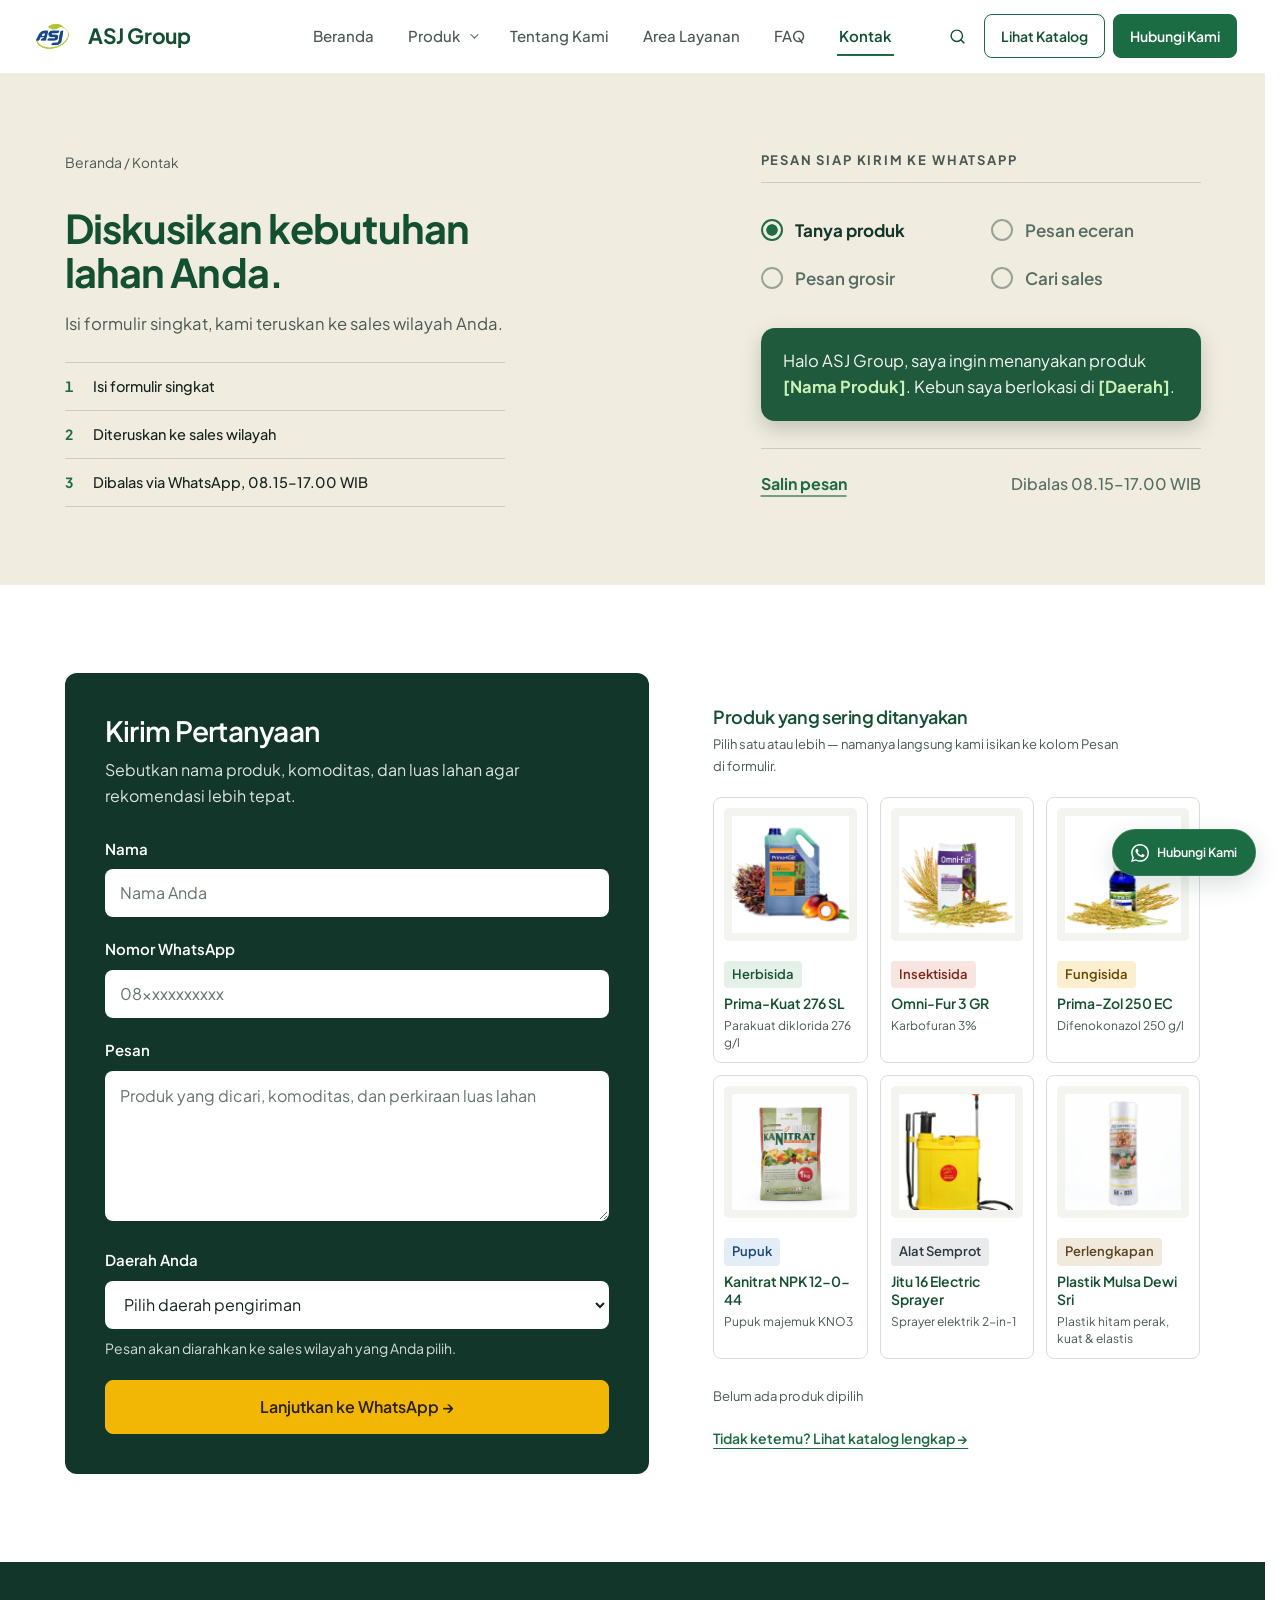
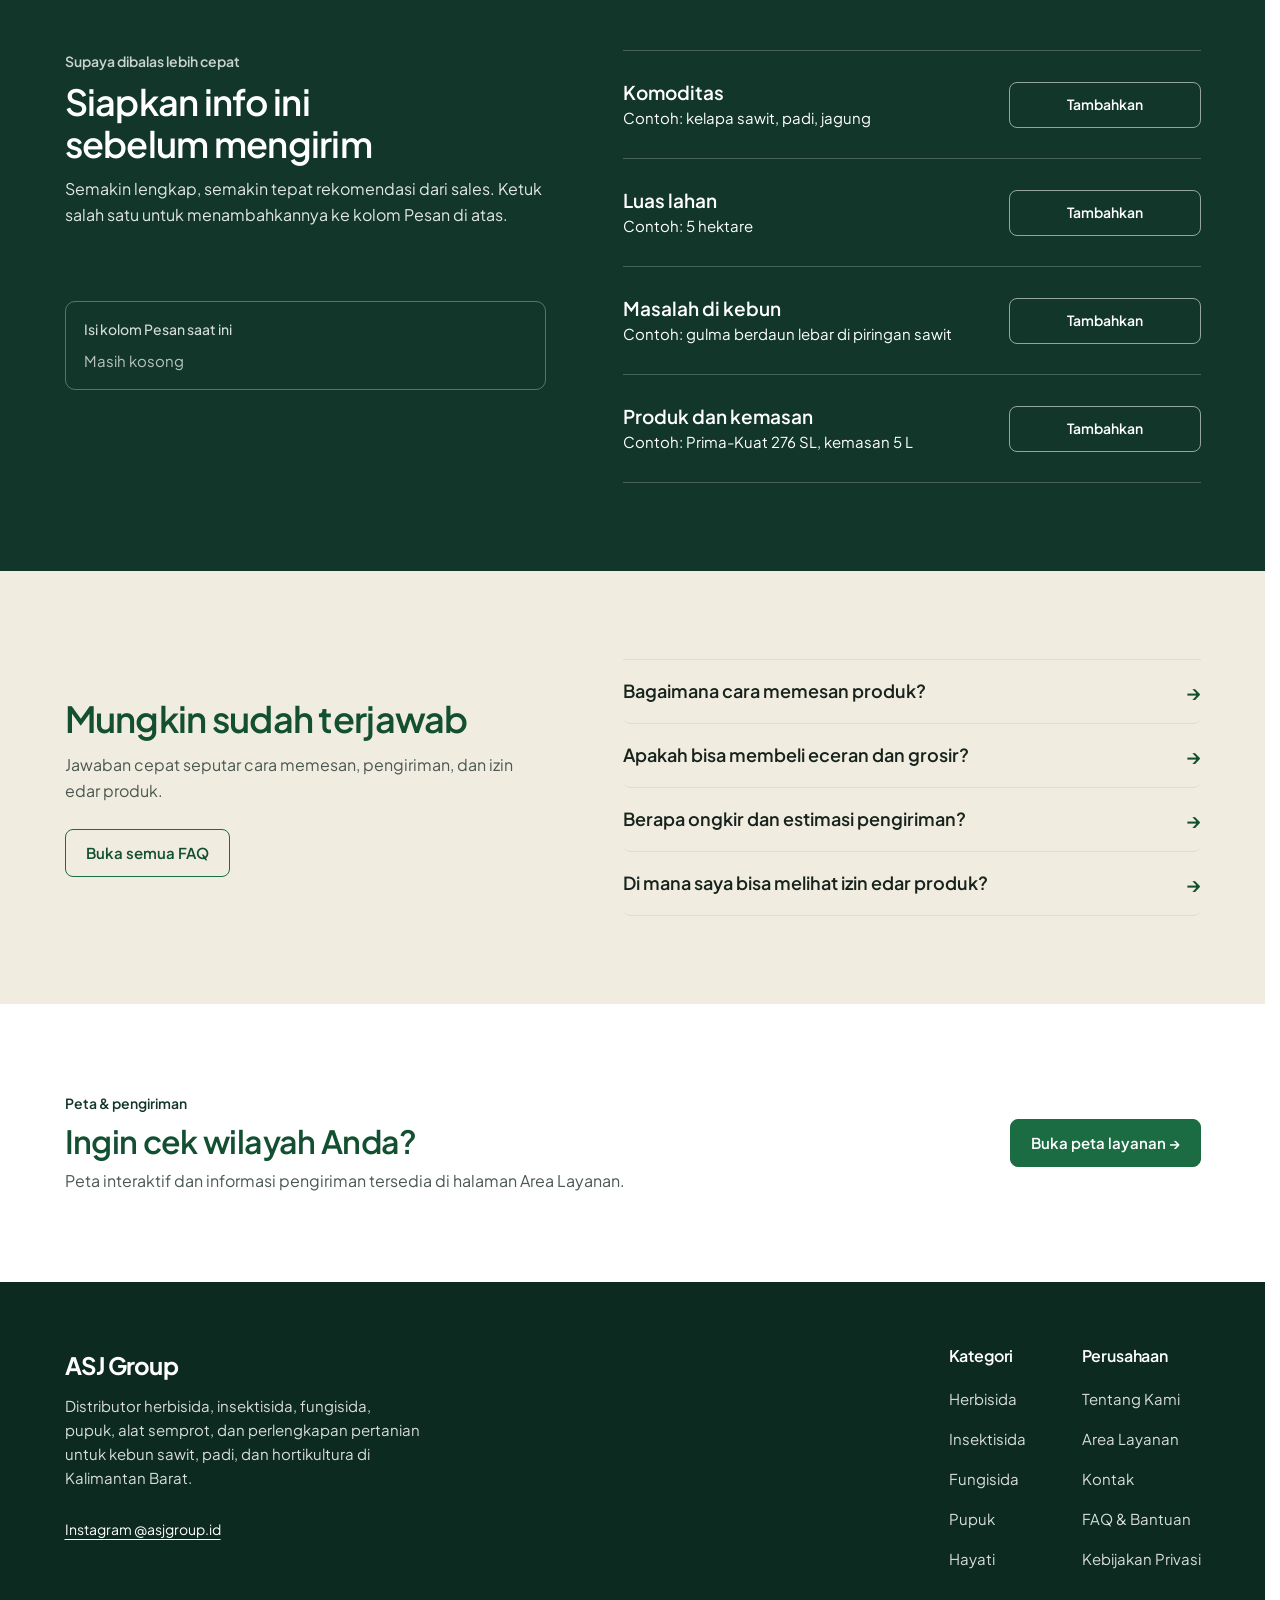
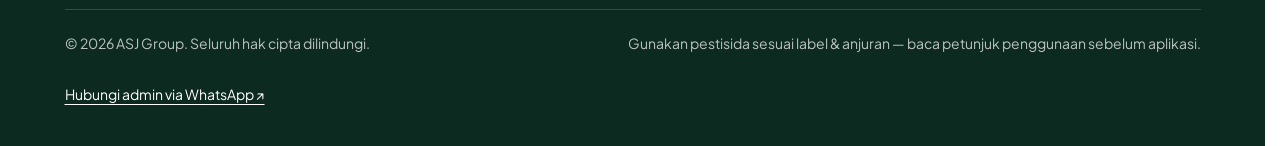
<file: kontak.html>
<!doctype html>

<html lang="id">
  <head>
    <meta charset="utf-8" />
    <meta content="width=device-width, initial-scale=1.0" name="viewport" />
    <title>Kontak — ASJ Group</title>
    <meta
      content="Hubungi ASJ Group melalui WhatsApp, telepon, email, atau formulir kontak untuk konsultasi produk dan pemesanan."
      name="description"
    />
    <meta content="#12372a" name="theme-color" />
    <link
      href="https://www.agrosentosajaya.co.id/kontak.html"
      rel="canonical"
    />
    <link href="images/favicon.ico" rel="icon" />
    <meta content="website" property="og:type" />
    <meta content="id_ID" property="og:locale" />
    <meta content="Kontak — ASJ Group" property="og:title" />
    <meta
      content="Hubungi ASJ Group lewat WhatsApp, telepon, email, atau formulir kontak untuk konsultasi dan pemesanan."
      property="og:description"
    />
    <meta
      content="https://www.agrosentosajaya.co.id/images/og-image.png"
      property="og:image"
    />
    <meta content="1200" property="og:image:width" />
    <meta content="630" property="og:image:height" />
    <meta
      content="https://www.agrosentosajaya.co.id/images/og-image.png"
      name="twitter:image"
    />
    <meta
      content="https://www.agrosentosajaya.co.id/kontak.html"
      property="og:url"
    />
    <meta content="summary_large_image" name="twitter:card" />
    <link rel="preconnect" href="https://fonts.googleapis.com" />
    <link rel="preconnect" href="https://fonts.gstatic.com" crossorigin />
    <link
      href="https://fonts.googleapis.com/css2?family=Plus+Jakarta+Sans:wght@300..800&display=swap"
      rel="stylesheet"
    />
    <link href="css/style.css?v=20261102" rel="stylesheet" />
    <link href="css/refinements.css?v=20261102" rel="stylesheet" />
    <link href="css/premium.css?v=20261102" rel="stylesheet" />
    <link href="css/ui-refresh.css?v=20261102" rel="stylesheet" />
    <link href="css/tambahan.css?v=20261102" rel="stylesheet" />
    <link rel="stylesheet" href="css/tipografi.css?v=20261102" />
    <style id="animasi-masuk">
      /* Animasi masuk ala halaman FAQ: hero berurutan saat halaman dibuka + muncul pelan saat di-scroll + garis progres.
       Sengaja tetap jalan walau perangkat memakai "kurangi animasi" (sama seperti FAQ). Pasangan: skrip animasi-masuk-js di akhir halaman. */
      :root {
        --ax-ease: cubic-bezier(0.22, 1, 0.36, 1);
      }
      @keyframes ax-rise {
        from {
          opacity: 0;
          transform: translateY(18px);
        }
        to {
          opacity: 1;
          transform: none;
        }
      }

      /* 1. Hero: masuk berurutan saat halaman dibuka */
      main .hero-copy > *,
      main .about-hero .wrap > *,
      main .service-hero .wrap > * {
        animation: ax-rise 0.8s var(--ax-ease) backwards !important;
      }
      main .hero-copy > :nth-child(1),
      main .about-hero .wrap > :nth-child(1),
      main .service-hero .wrap > :nth-child(1) {
        animation-delay: 0.05s !important;
      }
      main .hero-copy > :nth-child(2),
      main .about-hero .wrap > :nth-child(2),
      main .service-hero .wrap > :nth-child(2) {
        animation-delay: 0.13s !important;
      }
      main .hero-copy > :nth-child(3),
      main .about-hero .wrap > :nth-child(3),
      main .service-hero .wrap > :nth-child(3) {
        animation-delay: 0.22s !important;
      }
      main .hero-copy > :nth-child(4),
      main .about-hero .wrap > :nth-child(4),
      main .service-hero .wrap > :nth-child(4) {
        animation-delay: 0.3s !important;
      }
      main .hero-copy > :nth-child(5),
      main .about-hero .wrap > :nth-child(5),
      main .service-hero .wrap > :nth-child(5) {
        animation-delay: 0.38s !important;
      }
      main .hero-copy > :nth-child(n + 6),
      main .about-hero .wrap > :nth-child(n + 6),
      main .service-hero .wrap > :nth-child(n + 6) {
        animation-delay: 0.46s !important;
      }

      /* 2. Muncul pelan saat di-scroll (kelas dipasang JS; dilepas lagi setelah selesai) */
      html.ax-js .ax-rv {
        opacity: 0 !important;
        transform: translateY(24px) !important;
        transition:
          opacity 0.7s ease var(--ax-d, 0ms),
          transform 0.85s var(--ax-ease) var(--ax-d, 0ms) !important;
      }
      html.ax-js .ax-rv.ax-in {
        opacity: 1 !important;
        transform: none !important;
      }

      /* 3. Garis progres scroll di paling atas layar */
      .ax-progress {
        position: fixed;
        top: 0;
        left: 0;
        right: 0;
        height: 3px;
        z-index: 3000;
        background: var(--brand, #1f6b45);
        transform: scaleX(0);
        transform-origin: left center;
        pointer-events: none;
        will-change: transform;
      }

      /* Opsional: kalau ingin menghormati "kurangi animasi", ubah HORMATI_KURANGI_ANIMASI di skrip jadi true */
      html.ax-calm main .hero-copy > *,
      html.ax-calm main .about-hero .wrap > *,
      html.ax-calm main .service-hero .wrap > * {
        animation: none !important;
      }
      @media print {
        html.ax-js .ax-rv,
        html.ax-js .ax-rv.ax-in {
          opacity: 1 !important;
          transform: none !important;
          transition: none !important;
        }
        .ax-progress {
          display: none;
        }
      }
    </style>
    <style>
      /* Kontak — kolom kanan: pilih produk, otomatis masuk ke kolom Pesan */
      .contact-side {
        padding-top: 32px;
      }
      .contact-side h3 {
        margin: 0 0 6px;
        font-size: 18px;
        font-weight: 600;
      }
      .contact-side > p {
        margin: 0 0 20px;
        color: var(--ink-soft);
        font-size: 13px;
      }
      .pick-grid {
        display: grid;
        grid-template-columns: repeat(3, minmax(0, 1fr));
        gap: 12px;
      }
      .pick {
        position: relative;
        display: flex;
        flex-direction: column;
        gap: 6px;
        min-width: 0;
        padding: 10px;
        border: 1px solid var(--line);
        border-radius: 8px;
        background: #fff;
        font: inherit;
        text-align: left;
        cursor: pointer;
        transition:
          border-color 0.2s ease,
          background-color 0.2s ease,
          transform 0.2s ease;
      }
      .pick:hover {
        border-color: var(--forest-mid);
        transform: translateY(-2px);
      }
      .pick img {
        display: block;
        width: 100%;
        height: auto;
        aspect-ratio: 1 / 1;
        object-fit: cover;
        border-radius: 5px;
        background: var(--paper-deep);
      }
      .pick .lot-tag {
        margin: 4px 0 0;
      }
      .pick-name {
        color: var(--forest-deep);
        font-size: 14px;
        font-weight: 600;
        line-height: 1.3;
      }
      .pick-sub {
        color: var(--ink-soft);
        font-size: 12px;
        line-height: 1.4;
      }
      .pick[aria-pressed="true"] {
        border-color: var(--forest);
        background: #f3f6ef;
        box-shadow: inset 0 0 0 1px var(--forest);
      }
      .pick[aria-pressed="true"]::after {
        content: "✓";
        position: absolute;
        top: 16px;
        right: 16px;
        width: 24px;
        height: 24px;
        display: grid;
        place-items: center;
        border-radius: 50%;
        background: var(--forest);
        color: #fff;
        font-size: 13px;
        font-weight: 700;
      }
      .pick-status {
        display: flex;
        align-items: center;
        justify-content: space-between;
        gap: 12px;
        margin-top: 16px;
        color: var(--ink-soft);
        font-size: 13px;
      }
      .pick-clear {
        padding: 0;
        border: 0;
        background: none;
        color: var(--forest);
        font: inherit;
        font-weight: 600;
        text-decoration: underline;
        white-space: nowrap;
        cursor: pointer;
      }
      .pick-more {
        display: inline-block;
        margin-top: 8px;
        color: var(--forest);
        font-size: 14px;
        font-weight: 600;
      }
      .pick-more:hover {
        text-decoration: underline;
      }
      @media (max-width: 980px) {
        /* di HP/tablet: pilih produk dulu, lalu isi formulir */
        .contact-side {
          order: -1;
          padding-top: 0;
        }
      }
      @media (max-width: 560px) {
        .pick-grid {
          grid-template-columns: repeat(2, minmax(0, 1fr));
        }
      }

      /* ===== Perbaikan khusus halaman Kontak ===== */

      /* 1. "Supaya dibalas lebih cepat": kolom tombol dilebarkan agar teks
            "Sudah ditambahkan" muat satu baris dan tidak keluar dari tombol */
      body[data-page="kontak"] .prep-list li {
        grid-template-columns: minmax(0, 1fr) 192px;
      }
      body[data-page="kontak"] .prep-list .prep-add {
        display: inline-flex;
        align-items: center;
        justify-content: center;
        box-sizing: border-box;
        width: 100%;
        min-width: 0;
        padding: 10px 12px;
        font-size: 14px;
        line-height: 1.2;
        white-space: nowrap;
        text-align: center;
      }
      /* Keadaan "Sudah ditambahkan": putih solid, teks gelap, jelas terbaca */
      body[data-page="kontak"] .prep-list .prep-add[data-done="true"],
      body[data-page="kontak"] .prep-list .prep-add.is-done,
      body[data-page="kontak"] .prep-list .prep-add.is-added {
        background: #fff;
        border-color: #fff;
        color: var(--ink, #17231d);
        opacity: 1;
      }
      @media (max-width: 560px) {
        body[data-page="kontak"] .prep-list li {
          grid-template-columns: 1fr;
        }
      }

      /* 2. "Mungkin sudah terjawab": tanpa garis bawah, termasuk saat hover */
      body[data-page="kontak"] .contact-faq a,
      body[data-page="kontak"] .contact-faq a:hover,
      body[data-page="kontak"] .contact-faq a:focus-visible,
      body[data-page="kontak"] .contact-faq a:active,
      body[data-page="kontak"] .contact-faq .faq-quick a > span,
      body[data-page="kontak"]
        .contact-faq
        .faq-quick
        a:hover
        > span:first-child,
      body[data-page="kontak"]
        .contact-faq
        .faq-quick
        a:active
        > span:first-child {
        text-decoration: none !important;
      }

      /* 3. "Supaya dibalas lebih cepat": hover kuning pada 4 tombol */
      body[data-page="kontak"] .prep-list .prep-add:focus-visible {
        background: rgb(242, 183, 5);
        border-color: rgb(242, 183, 5);
        color: #2b2100;
        outline: 3px solid #fff;
        outline-offset: 2px;
      }
      @media (hover: hover) and (pointer: fine) {
        body[data-page="kontak"] .prep-list .prep-add:hover {
          background: rgb(242, 183, 5);
          border-color: rgb(242, 183, 5);
          color: #2b2100;
        }
        body[data-page="kontak"] .prep-list .prep-add[data-done="true"]:hover,
        body[data-page="kontak"] .prep-list .prep-add.is-done:hover,
        body[data-page="kontak"] .prep-list .prep-add.is-added:hover {
          background: #dcefe3;
          border-color: #dcefe3;
          color: #12372a;
        }
      }
      body[data-page="kontak"] .prep-list .prep-add:active {
        background: #e0a800;
        border-color: #e0a800;
        color: #2b2100;
      }

      /* 4. "Peta & pengiriman": kuning rgb(242, 183, 5) */
      body[data-page="kontak"] .contact-route .section-kicker {
        color: #12372a;
      }
      body[data-page="kontak"] .contact-route .btn-solid:focus-visible {
        background: rgb(242, 183, 5) !important;
        border-color: rgb(242, 183, 5) !important;
        color: #2b2100 !important;
      }
      @media (hover: hover) and (pointer: fine) {
        body[data-page="kontak"] .contact-route .btn-solid:hover {
          background: rgb(242, 183, 5) !important;
          border-color: rgb(242, 183, 5) !important;
          color: #2b2100 !important;
        }
      }
    </style>
    <script type="application/ld+json">
      {
        "@context": "https://schema.org",
        "@type": "BreadcrumbList",
        "itemListElement": [
          {
            "@type": "ListItem",
            "position": 1,
            "name": "Beranda",
            "item": "https://www.agrosentosajaya.co.id/"
          },
          {
            "@type": "ListItem",
            "position": 2,
            "name": "Kontak",
            "item": "https://www.agrosentosajaya.co.id/kontak.html"
          }
        ]
      }
    </script>
    <script type="application/ld+json">
      {
        "@context": "https://schema.org",
        "@type": "ContactPage",
        "name": "Kontak ASJ Group",
        "url": "https://www.agrosentosajaya.co.id/kontak.html"
      }
    </script>
    <style id="prep-undo-css">
      /* Tombol "Sudah ditambahkan" bisa ditekan lagi untuk membatalkan */
      body[data-page="kontak"] .prep-list .prep-add[data-kp-done="true"] {
        position: relative;
        cursor: pointer !important;
        pointer-events: auto !important;
      }
      body[data-page="kontak"]
        .prep-list
        .prep-add[data-kp-done="true"]:focus-visible {
        color: transparent !important;
      }
      body[data-page="kontak"]
        .prep-list
        .prep-add[data-kp-done="true"]:focus-visible::after {
        content: "Batalkan";
        position: absolute;
        inset: 0;
        display: grid;
        place-items: center;
        color: #12372a;
      }
      @media (hover: hover) and (pointer: fine) {
        body[data-page="kontak"]
          .prep-list
          .prep-add[data-kp-done="true"]:hover {
          color: transparent !important;
        }
        body[data-page="kontak"]
          .prep-list
          .prep-add[data-kp-done="true"]:hover::after {
          content: "Batalkan";
          position: absolute;
          inset: 0;
          display: grid;
          place-items: center;
          color: #12372a;
        }
      }
    </style>
    <script id="animasi-boot">
      /* Sembunyikan isi section setelah hero sejak frame pertama; dibuka lagi oleh skrip animasi di akhir halaman (pengaman: otomatis terbuka setelah 2,5 detik) */
      document.documentElement.classList.add("ax-boot");
      setTimeout(function () {
        document.documentElement.classList.remove("ax-boot");
      }, 2500);
    </script>
    <style id="animasi-section-kedua">
      /* Section kedua (dan blok lain yang sudah terlihat saat halaman dibuka) ikut masuk berurutan setelah hero.
         Kelas dipasang skrip animasi-section-kedua dan dilepas lagi setelah selesai. */
      main .ax-s2 {
        animation: ax-rise 0.8s var(--ax-ease) var(--s2-d, 0.55s) backwards !important;
      }
      html.ax-calm main .ax-s2 {
        animation: none !important;
      }
      @media print {
        main .ax-s2 {
          animation: none !important;
        }
      }
      html.ax-js .ax-rv.ax-nt {
        transition: none !important;
      }
      html.ax-boot main > :not(:first-child) > * {
        opacity: 0;
      }
      @media print {
        html.ax-boot main > :not(:first-child) > * {
          opacity: 1;
        }
      }
    </style>
    <style id="perbaikan-css">
      /* ==========================================================================
   perbaikan.css — dimuat PALING AKHIR di semua halaman.
   Isi: (A) animasi yang hilang, (B) lapisan responsif HP / tablet / iPad.
   ========================================================================== */

      /* ---------- A1. Angka kategori & lini produk (24, 04, 03, dst) ---------- */
      .cat-count,
      .line-count {
        font-variant-numeric: tabular-nums;
        display: inline-block;
      }
      .cat-item:hover .cat-count,
      .line-card:hover .line-count {
        transform: translateY(-2px);
      }
      .cat-count,
      .line-count {
        transition: transform 0.35s cubic-bezier(0.22, 1, 0.36, 1);
      }

      /* ---------- A2. Search bar FAQ ---------- */
      @keyframes pb-ring {
        from {
          outline-color: rgba(31, 107, 69, 0.45);
          outline-offset: 0;
        }
        to {
          outline-color: rgba(31, 107, 69, 0);
          outline-offset: 12px;
        }
      }
      @keyframes pb-icon-pop {
        0% {
          transform: scale(1) rotate(0);
        }
        45% {
          transform: scale(1.28) rotate(-12deg);
        }
        100% {
          transform: scale(1.14) rotate(-6deg);
        }
      }
      /* masuk berurutan + denyut cincin sekali; tetap jalan walau perangkat "kurangi animasi" */
      html body[data-page="faq"] .help-hero .help-search {
        outline: 2px solid transparent;
        animation:
          kp-rise 0.8s var(--kp-ease, cubic-bezier(0.22, 1, 0.36, 1)) 0.36s
            backwards,
          pb-ring 1.4s ease-out 1.25s 1 both !important;
        transition:
          border-color 0.25s ease,
          box-shadow 0.3s ease,
          transform 0.35s var(--kp-ease, cubic-bezier(0.22, 1, 0.36, 1)) !important;
      }
      html body[data-page="faq"] .help-hero .help-search-label {
        animation: kp-rise 0.8s var(--kp-ease, cubic-bezier(0.22, 1, 0.36, 1))
          0.3s backwards !important;
      }
      html body[data-page="faq"] .help-hero .help-search:focus-within {
        transform: translateY(-2px);
      }
      /* ikon cari (sekarang <button>, bukan <span>) ikut bergerak saat kolom diklik */
      html body[data-page="faq"] .help-hero .help-search .hx-ico-btn .i-search {
        transition:
          transform 0.4s var(--kp-ease, cubic-bezier(0.22, 1, 0.36, 1)),
          color 0.3s ease !important;
      }
      html
        body[data-page="faq"]
        .help-hero
        .help-search:focus-within
        .hx-ico-btn
        .i-search {
        animation: pb-icon-pop 0.45s
          var(--kp-ease, cubic-bezier(0.22, 1, 0.36, 1)) forwards !important;
      }
      html body[data-page="faq"] .help-hero .help-search input::placeholder {
        transition:
          opacity 0.3s ease,
          transform 0.3s ease !important;
      }
      html
        body[data-page="faq"]
        .help-hero
        .help-search:focus-within
        input::placeholder {
        opacity: 0.35;
        transform: translateX(6px);
      }
      /* tombol "Cari" menjawab sentuhan */
      html body[data-page="faq"] .help-hero .help-search .hx-go {
        transition:
          background-color 0.25s ease,
          transform 0.25s ease,
          box-shadow 0.25s ease !important;
      }
      html body[data-page="faq"] .help-hero .help-search .hx-go:hover {
        box-shadow: 0 8px 18px -8px rgba(18, 55, 42, 0.6);
        transform: translateY(-1px);
      }
      @media (prefers-reduced-motion: reduce) {
        html body[data-page="faq"] .help-hero .help-search,
        html body[data-page="faq"] .help-hero .help-search-label,
        html
          body[data-page="faq"]
          .help-hero
          .help-search
          .hx-ico-btn
          .i-search,
        html body[data-page="faq"] .help-hero .help-search .hx-go {
          animation-duration: 0.8s !important;
        }
      }

      /* ---------- B. RESPONSIF ---------- */
      html {
        -webkit-text-size-adjust: 100%;
        text-size-adjust: 100%;
      }
      html,
      body {
        max-width: 100%;
        overflow-x: clip;
      }
      *,
      *::before,
      *::after {
        box-sizing: border-box;
      }
      img,
      video,
      canvas,
      iframe,
      embed,
      object {
        max-width: 100%;
      }
      img,
      video {
        height: auto;
      }
      /* gambar yang diberi tinggi tetap oleh kelas komponen tetap boleh dipangkas */
      img[class*="photo"],
      img[class*="cover"],
      .asj-story-photo img,
      .lot img,
      .line-card img {
        height: 100%;
      }
      h1,
      h2,
      h3,
      h4,
      p,
      li,
      a,
      label,
      small,
      strong,
      span {
        overflow-wrap: break-word;
      }
      /* anak grid/flex boleh menyusut (kunci supaya tidak melebar keluar layar) */
      .wrap > *,
      .hx-grid > *,
      .hero-grid > *,
      .asj-story > *,
      .branch-explorer > *,
      .contact-grid > *,
      .help-layout > *,
      .order-layout > *,
      .principles-layout > *,
      .teaser-split > *,
      .footer-cols > *,
      .line-grid > *,
      .lot-grid > *,
      .testi-grid > *,
      .pick-grid > *,
      .related-grid > * {
        min-width: 0;
      }
      table {
        max-width: 100%;
      }
      .table-wrap,
      .table-scroll {
        overflow-x: auto;
        -webkit-overflow-scrolling: touch;
      }
      /* tombol & sentuhan */
      @media (hover: none) and (pointer: coarse) {
        .btn,
        button,
        .nav-search-btn,
        .menu-toggle,
        .drawer-close {
          min-height: 44px;
        }
        input,
        select,
        textarea {
          font-size: max(
            16px,
            1em
          ); /* cegah iOS memperbesar layar saat kolom diklik */
        }
      }
      /* elemen melayang: hormati poni / bar bawah iPhone & iPad */
      .wa-float,
      [class*="wa-float"],
      [class*="whatsapp-float"],
      .a11y-fab,
      [class*="a11y-btn"] {
        max-width: calc(100vw - 24px);
      }

      /* ----- Tablet & iPad (≤ 1024px) ----- */
      @media (max-width: 1024px) {
        .wrap {
          max-width: 100%;
          padding-inline: max(20px, env(safe-area-inset-left, 0px))
            max(20px, env(safe-area-inset-right, 0px));
        }
        .header-row {
          gap: 10px;
          min-width: 0;
        }
        .lot-grid,
        .line-grid {
          grid-template-columns: repeat(
            auto-fill,
            minmax(min(100%, 240px), 1fr)
          );
        }
        .testi-grid,
        .pick-grid,
        .related-grid {
          grid-template-columns: repeat(
            auto-fit,
            minmax(min(100%, 260px), 1fr)
          );
        }
        .footer-cols {
          grid-template-columns: repeat(2, minmax(0, 1fr));
        }
        .hero-actions .btn,
        .cta-band-actions .btn {
          min-width: 0;
        }
      }

      /* ----- Tablet portrait & HP besar (≤ 900px): satu kolom ----- */
      @media (max-width: 900px) {
        .hero-grid,
        .hx-grid,
        .asj-story,
        .help-layout,
        .contact-grid,
        .order-layout,
        .principles-layout,
        .teaser-split,
        .about-story-band .wrap,
        .branch-explorer {
          grid-template-columns: minmax(0, 1fr) !important;
        }
        .help-layout > .help-sidebar,
        .help-sidebar {
          position: static;
          width: 100%;
        }
        .section-head {
          flex-direction: column;
          align-items: flex-start;
          gap: 10px;
        }
        .section-head > p {
          max-width: 100%;
        }
        .cta-band-actions {
          flex-wrap: wrap;
        }
        /* strip kategori: bisa digeser samping, tidak menumpuk berantakan */
        .cat-list {
          display: flex;
          flex-wrap: nowrap;
          gap: 10px;
          overflow-x: auto;
          -webkit-overflow-scrolling: touch;
          scroll-snap-type: x proximity;
          padding-bottom: 6px;
        }
        .cat-list .cat-item {
          flex: 0 0 auto;
          scroll-snap-align: start;
        }
        .map-stage {
          width: 100%;
          max-width: 100%;
        }
      }

      /* ----- HP (≤ 560px) ----- */
      @media (max-width: 560px) {
        .wrap {
          padding-inline: max(16px, env(safe-area-inset-left, 0px))
            max(16px, env(safe-area-inset-right, 0px));
        }
        .lot-grid,
        .line-grid,
        .testi-grid,
        .pick-grid,
        .related-grid {
          grid-template-columns: minmax(0, 1fr);
        }
        .footer-cols {
          grid-template-columns: minmax(0, 1fr);
        }
        .hero-actions,
        .cta-band-actions,
        .ticket-actions {
          flex-direction: column;
          align-items: stretch;
        }
        .hero-actions .btn,
        .cta-band-actions .btn,
        .ticket-actions .btn {
          width: 100%;
          justify-content: center;
        }
        h1 {
          font-size: clamp(1.6rem, 7.4vw, 2.2rem);
          line-height: 1.15;
        }
        h2 {
          font-size: clamp(1.35rem, 6vw, 1.8rem);
          line-height: 1.2;
        }
        .legal-row,
        .footer-row {
          flex-direction: column;
          align-items: flex-start;
          gap: 8px;
        }
      }

      /* ----- Layar sangat kecil (≤ 360px) ----- */
      @media (max-width: 360px) {
        .wrap {
          padding-inline: 14px;
        }
        .btn {
          padding-inline: 14px;
        }
      }

      /* ----- HP/tablet posisi landscape: jangan paksa tinggi layar penuh ----- */
      @media (max-height: 520px) and (orientation: landscape) {
        .hero,
        #beranda,
        .service-hero,
        .help-hero {
          min-height: 0 !important;
        }
      }

      /* FAQ: angka besar di "anatomi label" tidak boleh memaksa satu baris di HP */
      @media (max-width: 560px) {
        html body[data-page="faq"] .anatomy-part strong {
          white-space: normal !important;
          font-size: clamp(26px, 9vw, 40px) !important;
        }
      }

      /* ======================================================================
   Produk: kolom cari, filter (Kategori / Tanaman), tag aktif, rekomendasi
   ====================================================================== */
      @keyframes pb-rise {
        from {
          opacity: 0;
          transform: translateY(18px);
        }
        to {
          opacity: 1;
          transform: none;
        }
      }
      @keyframes pb-pop {
        0% {
          opacity: 0;
          transform: scale(0.6);
        }
        60% {
          opacity: 1;
          transform: scale(1.12);
        }
        100% {
          transform: scale(1);
        }
      }
      @keyframes pb-panel {
        from {
          opacity: 0;
          transform: translateY(-10px) scale(0.97);
        }
        to {
          opacity: 1;
          transform: none;
        }
      }
      @keyframes pb-ring-soft {
        from {
          outline-color: rgba(27, 107, 67, 0.4);
          outline-offset: 0;
        }
        to {
          outline-color: rgba(27, 107, 67, 0);
          outline-offset: 12px;
        }
      }
      @keyframes pb-icon-nudge {
        0% {
          transform: scale(1) rotate(0);
        }
        50% {
          transform: scale(1.25) rotate(-12deg);
        }
        100% {
          transform: scale(1.12) rotate(-6deg);
        }
      }

      /* kolom cari: naik sedikit + cincin + ikon bergerak saat diklik */
      .search-input-wrap {
        outline: 2px solid transparent;
        transition:
          transform 0.35s cubic-bezier(0.22, 1, 0.36, 1),
          box-shadow 0.3s ease,
          border-color 0.25s ease;
      }
      .search-input-wrap:focus-within {
        transform: translateY(-2px);
        animation: pb-ring-soft 0.9s ease-out 1 both;
      }
      .search-input-wrap .search-icon {
        transition:
          transform 0.4s cubic-bezier(0.22, 1, 0.36, 1),
          color 0.3s ease;
      }
      .search-input-wrap:focus-within .search-icon {
        animation: pb-icon-nudge 0.45s cubic-bezier(0.22, 1, 0.36, 1) forwards;
        color: var(--brand, #1b6b43);
      }
      .search-input-wrap input::placeholder {
        transition:
          opacity 0.3s ease,
          transform 0.3s ease;
      }
      .search-input-wrap:focus-within input::placeholder {
        opacity: 0.35;
        transform: translateX(6px);
      }

      /* tombol filter */
      .filter-dropdown-btn {
        transition:
          transform 0.25s cubic-bezier(0.22, 1, 0.36, 1),
          box-shadow 0.25s ease,
          border-color 0.25s ease,
          background-color 0.25s ease;
      }
      @media (hover: hover) and (pointer: fine) {
        .filter-dropdown-btn:hover {
          transform: translateY(-2px);
          box-shadow: 0 10px 20px -12px rgba(18, 55, 42, 0.5);
        }
      }
      .filter-dropdown-btn:active {
        transform: scale(0.97);
      }
      .filter-dropdown-btn[aria-expanded="true"] {
        box-shadow: 0 0 0 3px rgba(27, 107, 67, 0.18);
      }
      /* panel terbuka: turun halus, pilihan (Herbisida, Insektisida, dst) masuk satu-satu */
      .filter-dropdown-panel:not([hidden]) {
        transform-origin: top left;
        animation: pb-panel 0.3s cubic-bezier(0.22, 1, 0.36, 1);
      }
      .filter-dropdown-panel:not([hidden]) .filter-check {
        animation: pb-rise 0.4s cubic-bezier(0.22, 1, 0.36, 1) backwards;
      }
      .filter-dropdown-panel:not([hidden]) .filter-check:nth-child(1) {
        animation-delay: 0.04s;
      }
      .filter-dropdown-panel:not([hidden]) .filter-check:nth-child(2) {
        animation-delay: 0.08s;
      }
      .filter-dropdown-panel:not([hidden]) .filter-check:nth-child(3) {
        animation-delay: 0.12s;
      }
      .filter-dropdown-panel:not([hidden]) .filter-check:nth-child(4) {
        animation-delay: 0.16s;
      }
      .filter-dropdown-panel:not([hidden]) .filter-check:nth-child(5) {
        animation-delay: 0.2s;
      }
      .filter-dropdown-panel:not([hidden]) .filter-check:nth-child(6) {
        animation-delay: 0.24s;
      }
      .filter-dropdown-panel:not([hidden]) .filter-check:nth-child(n + 7) {
        animation-delay: 0.28s;
      }
      .filter-check {
        transition: transform 0.2s ease;
      }
      @media (hover: hover) and (pointer: fine) {
        .filter-check:hover {
          transform: translateX(3px);
        }
      }
      .filter-check input:checked + span {
        animation: pb-pop 0.3s cubic-bezier(0.22, 1, 0.36, 1);
      }
      /* angka jumlah filter + tag filter aktif muncul dengan efek pop */
      .filter-dropdown-count:not([hidden]) {
        animation: pb-pop 0.35s cubic-bezier(0.22, 1, 0.36, 1);
      }
      .active-filter-tags > * {
        animation: pb-pop 0.35s cubic-bezier(0.22, 1, 0.36, 1) backwards;
      }
      .saring-reset {
        transition: transform 0.2s ease;
      }
      .saring-reset:active {
        transform: scale(0.95);
      }

      /* "Rekomendasi unggulan" & "Baru dilihat": muncul halus setiap kali dibuka */
      #ppBand:not([hidden]),
      #recentlyViewed:not([hidden]) {
        animation: pb-rise 0.7s cubic-bezier(0.22, 1, 0.36, 1) backwards;
      }

      /* Beranda: foto "Tentang Kami" */
      .asj-about .asj-story-photo img {
        transition: transform 0.9s cubic-bezier(0.22, 1, 0.36, 1);
      }
      @media (hover: hover) and (pointer: fine) {
        .asj-about .asj-story-media:hover .asj-story-photo img {
          transform: scale(1.04);
        }
      }

      /* Kontrol katalog (chip kategori, Tanaman, Urutkan): sentuhan & hover bergerak halus */
      #katalog button,
      #katalog select {
        transition:
          transform 0.25s cubic-bezier(0.22, 1, 0.36, 1),
          box-shadow 0.25s ease,
          background-color 0.25s ease,
          border-color 0.25s ease,
          color 0.25s ease;
      }
      @media (hover: hover) and (pointer: fine) {
        #katalog .pp-controls button:hover,
        #katalog .pp-controls select:hover {
          transform: translateY(-2px);
          box-shadow: 0 10px 20px -12px rgba(18, 55, 42, 0.5);
        }
      }
      #katalog .pp-controls button:active {
        transform: scale(0.96);
      }
      #katalog .pp-controls select:focus {
        animation: pb-ring-soft 0.9s ease-out 1 both;
      }
    </style>
    <style id="ritme-section">
      /* Ritme vertikal: SETIAP section punya jarak atas = jarak bawah, dan nilainya sama di semua section & halaman.
         Ubah satu angka --sec-y di bawah ini untuk mengatur seluruh situs. */
      :root {
        --sec-y: clamp(48px, 7vw, 96px);
        --sec-y-slim: calc(
          var(--sec-y) * 0.6
        ); /* pita tipis (strip kategori, jam layanan): tetap simetris atas-bawah */
      }
      html body main > section:not(#_),
      html body main > .about-hero:not(#_),
      html body main > .cat-strip:not(#_) {
        padding-block: var(--sec-y) !important;
        margin-block: 0 !important;
      }
      html body main > .cat-strip:not(#_),
      html body main > section#jam-layanan-band:not(#_) {
        padding-block: var(--sec-y-slim) !important;
      }
      /* pembungkus isi tidak boleh menambah jarak sendiri */
      html body main > section:not(#_) > .wrap:not(#_),
      html body main > .about-hero:not(#_) > .wrap:not(#_),
      html body main > .cat-strip:not(#_) > .wrap:not(#_) {
        padding-block: 0 !important;
        margin-block: 0 !important;
      }
      /* elemen pertama/terakhir tidak membawa margin sisa, supaya atas dan bawah benar-benar sama */
      html body main > section:not(#_) > .wrap > :first-child:not(#_),
      html body main > .about-hero:not(#_) > .wrap > :first-child:not(#_),
      html body main > .cat-strip:not(#_) > .wrap > :first-child:not(#_) {
        margin-top: 0 !important;
      }
      html body main > section:not(#_) > .wrap > :last-child:not(#_),
      html
        body
        main
        > section:not(#_)
        > .wrap
        > :last-child
        > :last-child:not(#_),
      html body main > .about-hero:not(#_) > .wrap > :last-child:not(#_),
      html
        body
        main
        > .about-hero:not(#_)
        > .wrap
        > :last-child
        > :last-child:not(#_),
      html body main > .cat-strip:not(#_) > .wrap > :last-child:not(#_) {
        margin-bottom: 0 !important;
      }
    </style>
    <style id="navbar-pemisah">
      /* Navbar: di paling atas bersih (menyatu dengan hero); setelah di-scroll muncul garis tipis + bayangan lembut agar batasnya jelas di section berlatar putih. */
      html body .site-header {
        border-bottom: 1px solid transparent !important;
        transition:
          box-shadow 0.4s ease,
          border-color 0.4s ease,
          background-color 0.4s ease !important;
      }
      html body .site-header.nav-pemisah {
        background-color: rgba(255, 255, 255, 0.97) !important;
        border-bottom-color: rgba(31, 107, 69, 0.16) !important;
        box-shadow:
          0 10px 28px -18px rgba(18, 55, 42, 0.38),
          0 2px 6px -3px rgba(18, 55, 42, 0.12) !important;
      }
      @media print {
        html body .site-header,
        html body .site-header.nav-pemisah {
          box-shadow: none !important;
          border-bottom-color: transparent !important;
        }
      }
    </style>
    <style id="hero-seragam">
      /* =====================================================================
         SECTION 1 (HERO): SATU BLOK YANG SAMA DI SEMUA HALAMAN
         Patokan tinggi: halaman Produk (520px di layar lebar).
         Urutan dan posisi isi selalu sama:
           breadcrumb > judul (2 baris) > subjudul (3 baris) > satu aksi
         Judul, subjudul, dan aksi punya slot tetap, jadi tiap elemen jatuh
         di titik yang sama walau teksnya lebih pendek atau lebih panjang.
         Blok ini identik di 7 halaman. Ubah angka di :root untuk mengatur
         semuanya sekaligus.
         ===================================================================== */
      :root {
        --hero-h: clamp(440px, 40vw, 520px);
        --hero-pt: clamp(44px, 4.5vw, 64px);
        --hero-pb: clamp(40px, 4vw, 56px);
        --hero-slot: 54px;
        --hero-gap: 28px;
      }
      @media (max-width: 960px) {
        :root {
          --hero-h: 470px;
          --hero-pt: 44px;
          --hero-pb: 40px;
        }
      }
      @media (max-width: 720px) {
        :root {
          --hero-h: 520px;
          --hero-pt: 40px;
          --hero-pb: 36px;
          --hero-gap: 24px;
        }
      }

      /* kotak hero */
      html
        body
        main
        > :is(.about-hero, .service-hero, .help-hero):not(#_):not(#__) {
        display: block !important;
        box-sizing: border-box !important;
        height: var(--hero-h) !important;
        min-height: var(--hero-h) !important;
        margin-block: 0 !important;
        padding-block: var(--hero-pt) var(--hero-pb) !important;
      }
      @media (max-width: 720px) {
        html
          body
          main
          > :is(.about-hero, .service-hero, .help-hero):not(#_):not(#__) {
          height: auto !important;
        }
      }
      /* pembungkus isi: satu kolom, tanpa jarak atau tinggi tambahan */
      html
        body
        main
        > :is(.about-hero, .service-hero, .help-hero):not(#_):not(#__)
        > .wrap {
        display: block !important;
        height: auto !important;
        min-height: 0 !important;
        margin-block: 0 !important;
        padding-block: 0 !important;
      }

      /* 1. breadcrumb */
      html
        body
        main
        > :is(.about-hero, .service-hero, .help-hero):not(#_):not(#__)
        .breadcrumb {
        display: block !important;
        margin: 0 0 clamp(20px, 3vw, 32px) !important;
        font-size: 13.5px !important;
        line-height: 1.55 !important;
      }

      /* 2. judul: slot dua baris, satu gaya, tanpa aksen kata */
      html
        body
        main
        > :is(.about-hero, .service-hero, .help-hero):not(#_):not(#__)
        h1 {
        box-sizing: content-box !important;
        min-height: calc(2 * 1.06em) !important;
        margin: 0 0 clamp(14px, 1.8vw, 20px) !important;
        font-size: clamp(32px, 4.2vw, 54px) !important;
        font-weight: 700 !important;
        line-height: 1.06 !important;
        letter-spacing: -0.025em !important;
        text-wrap: balance;
      }
      html
        body
        main
        > :is(.about-hero, .service-hero, .help-hero):not(#_):not(#__)
        h1
        span,
      html
        body
        main
        > :is(.about-hero, .service-hero, .help-hero):not(#_):not(#__)
        h1
        em {
        display: inline !important;
        font: inherit !important;
        letter-spacing: inherit !important;
        color: inherit !important;
        background: none !important;
      }
      html
        body
        main
        > :is(.about-hero, .service-hero, .help-hero):not(#_):not(#__)
        h1
        span::after,
      html
        body
        main
        > :is(.about-hero, .service-hero, .help-hero):not(#_):not(#__)
        h1
        em::after {
        display: none !important;
      }

      /* 3. subjudul: slot tiga baris */
      html
        body
        main
        > :is(.about-hero, .service-hero, .help-hero):not(#_):not(#__)
        > .wrap
        > p {
        max-width: 56ch !important;
        min-height: calc(3 * 1.65em) !important;
        margin: 0 !important;
        font-size: clamp(16px, 1.3vw, 18px) !important;
        line-height: 1.65 !important;
      }
      @media (max-width: 720px) {
        html
          body
          main
          > :is(.about-hero, .service-hero, .help-hero):not(#_):not(#__)
          h1 {
          min-height: calc(3 * 1.06em) !important;
          font-size: 27px !important;
        }
        html
          body
          main
          > :is(.about-hero, .service-hero, .help-hero):not(#_):not(#__)
          > .wrap
          > p {
          min-height: calc(5 * 1.6em) !important;
          font-size: 15px !important;
          line-height: 1.6 !important;
        }
      }

      /* 4. aksi: tombol, langkah, atau kolom cari. Semuanya mulai di titik
            yang sama dan memakai tinggi slot yang sama. */
      html
        body
        main
        > :is(.about-hero, .service-hero, .help-hero):not(#_):not(#__)
        > .wrap
        > .btn {
        display: flex !important;
        align-items: center !important;
        justify-content: center !important;
        gap: 8px !important;
        box-sizing: border-box !important;
        width: fit-content !important;
        min-height: var(--hero-slot) !important;
        margin: var(--hero-gap) 0 0 !important;
      }
      html
        body
        main
        > :is(.about-hero, .service-hero, .help-hero):not(#_):not(#__)
        > .wrap
        > .help-search {
        box-sizing: border-box !important;
        height: var(--hero-slot) !important;
        max-width: 480px !important;
        margin: var(--hero-gap) 0 0 !important;
        padding: 4px 4px 4px 10px !important;
      }
      html
        body
        main
        > :is(.about-hero, .service-hero, .help-hero):not(#_):not(#__)
        .help-search
        .hx-ico-btn {
        width: 34px !important;
        height: 34px !important;
      }
      html
        body
        main
        > :is(.about-hero, .service-hero, .help-hero):not(#_):not(#__)
        .help-search
        input {
        height: 44px !important;
        font-size: 16px !important;
      }
      html
        body
        main
        > :is(.about-hero, .service-hero, .help-hero):not(#_):not(#__)
        .help-search
        .hx-go {
        height: 44px !important;
        padding: 0 22px !important;
        font-size: 15px !important;
      }
      /* label kolom cari tetap ada untuk pembaca layar, tidak memakan ruang */
      html
        body
        main
        > :is(.about-hero, .service-hero, .help-hero):not(#_):not(#__)
        .help-search-label {
        position: absolute !important;
        width: 1px !important;
        height: 1px !important;
        margin: -1px !important;
        padding: 0 !important;
        overflow: hidden !important;
        clip: rect(0, 0, 0, 0) !important;
        white-space: nowrap !important;
        border: 0 !important;
      }
      html
        body
        main
        > :is(.about-hero, .service-hero, .help-hero):not(#_):not(#__)
        .help-search
        button:focus-visible {
        outline: 3px solid var(--brand, #1f6b45) !important;
        outline-offset: 3px !important;
      }

      /* langkah di hero Kontak: tiga kolom, tinggi mengikuti slot */
      html
        body
        main
        > :is(.about-hero, .service-hero, .help-hero):not(#_):not(#__)
        > .wrap
        > .contact-steps {
        display: grid !important;
        grid-template-columns: repeat(3, minmax(0, 1fr)) !important;
        gap: 0 clamp(20px, 3vw, 40px) !important;
        align-items: start !important;
        min-height: var(--hero-slot) !important;
        margin: var(--hero-gap) 0 0 !important;
        padding: 0 !important;
        list-style: none !important;
        counter-reset: langkah !important;
      }
      html
        body
        main
        > :is(.about-hero, .service-hero, .help-hero):not(#_):not(#__)
        .contact-steps
        li {
        display: grid !important;
        grid-template-columns: auto minmax(0, 1fr) !important;
        gap: 10px !important;
        margin: 0 !important;
        padding: 12px 0 0 !important;
        border: 0 !important;
        border-top: 1px solid rgba(128, 128, 128, 0.4) !important;
        background: none !important;
        font-size: 14.5px !important;
        line-height: 1.45 !important;
        list-style: none !important;
        counter-increment: langkah !important;
      }
      html
        body
        main
        > :is(.about-hero, .service-hero, .help-hero):not(#_):not(#__)
        .contact-steps
        li::marker {
        content: "" !important;
      }
      html
        body
        main
        > :is(.about-hero, .service-hero, .help-hero):not(#_):not(#__)
        .contact-steps
        li::before {
        content: counter(langkah) !important;
        position: static !important;
        width: auto !important;
        height: auto !important;
        border: 0 !important;
        border-radius: 0 !important;
        background: none !important;
        font-weight: 700 !important;
        font-variant-numeric: tabular-nums !important;
        opacity: 0.7 !important;
      }
      html
        body
        main
        > :is(.about-hero, .service-hero, .help-hero):not(#_):not(#__)
        .contact-steps
        li::after {
        content: none !important;
        display: none !important;
      }
      @media (max-width: 960px) {
        html
          body
          main
          > :is(.about-hero, .service-hero, .help-hero):not(#_):not(#__)
          > .wrap
          > .contact-steps {
          grid-template-columns: minmax(0, 1fr) !important;
        }
        html
          body
          main
          > :is(.about-hero, .service-hero, .help-hero):not(#_):not(#__)
          .contact-steps
          li {
          padding: 8px 0 !important;
          font-size: 14px !important;
        }
      }
    </style>

    <style id="hero-slot">
      /* =====================================================================
         SECTION 1 (HERO): SLOT KOSONG DI SISI KANAN
         Teks tetap di kolom kiri dengan slot tinggi yang sama di semua halaman.
         Kolom kanan (lebar --ha-w) selalu disediakan di layar >= 1100px dan
         setinggi hero. Di bawah 1100px slot turun ke bawah teks. Selama slot
         kosong, slot tidak terlihat dan tidak memakan ruang.
         ===================================================================== */
      :root {
        --ha-w: 372px;
        --ha-gap: clamp(40px, 5vw, 72px);
        --ha-gold: #f2b705;
      }
      /* tinggi hero: sama di semua halaman */
      @media (min-width: 1100px) {
        :root {
          --hero-h: clamp(500px, 40vw, 520px);
        }
      }
      html body main > .hero-split:not(#_):not(#__):not(#___) {
        height: auto !important;
        min-height: var(--hero-h) !important;
      }
      html body main > .hero-split:not(#_):not(#__):not(#___) .hero-aside {
        box-sizing: border-box !important;
        width: 100% !important;
        max-width: 560px !important;
        margin: clamp(28px, 5vw, 40px) 0 0 !important;
        padding: 0 !important;
      }
      @media (min-width: 1100px) {
        html body main > .hero-split:not(#_):not(#__):not(#___) {
          height: var(--hero-h) !important;
        }
        html body main > .hero-split:not(#_):not(#__):not(#___) > .wrap {
          display: grid !important;
          grid-template-columns: minmax(0, 1fr) var(--ha-w) !important;
          column-gap: var(--ha-gap) !important;
          row-gap: 0 !important;
          align-items: start !important;
        }
        html body main > .hero-split:not(#_):not(#__):not(#___) > .wrap > * {
          grid-column: 1 !important;
          min-width: 0 !important;
        }
        html
          body
          main
          > .hero-split:not(#_):not(#__):not(#___)
          > .wrap
          > .hero-aside {
          grid-column: 2 !important;
          grid-row: 1 / span 6 !important;
          align-self: stretch !important;
          display: flex !important;
          align-items: flex-start !important;
          max-width: none !important;
          margin: 0 !important;
          contain: size;
        }
        html body main > .hero-split:not(#_):not(#__):not(#___) h1 {
          font-size: clamp(28px, 3.1vw, 40px) !important;
        }
        html body main > .hero-split--free:not(#_):not(#__):not(#___) h1 br {
          display: none !important;
        }
      }
      /* slot kosong tidak terlihat; begitu diisi, aturan ini otomatis berhenti berlaku */
      html body main .hero-aside:empty {
        display: none !important;
      }
    </style>
    <style id="hero-kanan-isi">
      /* Isi slot kanan Section 1 (hero) halaman ini */
      .hero-aside > * {
        align-self: center;
        width: 100%;
        color: #12372a;
        text-align: left;
        font-size: 15px;
        line-height: 1.5;
      }
      .hero-aside a {
        color: inherit;
      }
      .hero-aside :focus-visible {
        outline: 3px solid #1f6b45;
        outline-offset: 3px;
        border-radius: 4px;
      }
      .hero-aside .eb {
        margin: 0 0 12px;
        font-size: 12px;
        font-weight: 700;
        letter-spacing: 0.14em;
        text-transform: uppercase;
        color: #1f6b45;
      }
      .kt-opts {
        display: grid;
        grid-template-columns: 1fr 1fr;
        gap: 0 14px;
        margin: 0 0 14px;
      }
      .kt-opt {
        appearance: none;
        display: flex;
        align-items: center;
        gap: 10px;
        padding: 7px 0;
        background: none;
        border: 0;
        font: inherit;
        font-size: 14px;
        font-weight: 600;
        color: rgba(18, 55, 42, 0.7);
        text-align: left;
        cursor: pointer;
        transition: color 0.2s ease;
      }
      .kt-opt::before {
        content: "";
        flex: 0 0 auto;
        box-sizing: border-box;
        width: 16px;
        height: 16px;
        border: 2px solid rgba(18, 55, 42, 0.4);
        border-radius: 50%;
        transition:
          border-color 0.2s ease,
          background 0.2s ease;
      }
      .kt-opt[aria-checked="true"] {
        color: #12372a;
        font-weight: 700;
      }
      .kt-opt[aria-checked="true"]::before {
        border-color: #1f6b45;
        background: radial-gradient(#1f6b45 0 42%, transparent 48%);
      }
      .kt-bub {
        position: relative;
        margin: 0 9px 12px 0;
        padding: 13px 15px 14px;
        border-radius: 14px 14px 3px 14px;
        background: #1f5a3c;
        color: #f4f8f1;
        font-size: 14px;
        line-height: 1.6;
        box-shadow: 0 8px 20px rgba(18, 55, 42, 0.22);
      }
      .kt-bub::after {
        content: "";
        position: absolute;
        right: -8px;
        bottom: 0;
        width: 10px;
        height: 13px;
        background: #1f5a3c;
        clip-path: polygon(0 0, 0 100%, 100% 100%);
      }
      .kt-bub mark {
        padding: 0 4px;
        border-radius: 4px;
        background: rgba(255, 255, 255, 0.18);
        color: #fff;
      }
      .kt-row {
        display: flex;
        align-items: center;
        justify-content: space-between;
        gap: 14px;
      }
      .kt-copy {
        appearance: none;
        padding: 0;
        background: none;
        border: 0;
        font: inherit;
        font-size: 14.5px;
        font-weight: 700;
        color: #1f6b45;
        text-decoration: underline;
        text-decoration-color: rgba(31, 107, 69, 0.6);
        text-decoration-thickness: 2px;
        text-underline-offset: 5px;
        cursor: pointer;
      }
      .kt-hr {
        margin: 0;
        font-size: 12.5px;
        color: rgba(18, 55, 42, 0.65);
        text-align: right;
      }
      /* sisi kiri hero Kontak: poin-poin turun ke bawah (bukan menyamping) */
      html
        body
        main
        > :is(.about-hero, .service-hero, .help-hero):not(#_):not(#__):not(#___)
        > .wrap
        > .contact-steps {
        display: flex !important;
        flex-direction: column !important;
        grid-template-columns: none !important;
        gap: 0 !important;
        min-height: 0 !important;
        max-width: 420px !important;
        margin: 20px 0 0 !important;
      }
      html
        body
        main
        > :is(.about-hero, .service-hero, .help-hero):not(#_):not(#__):not(#___)
        .contact-steps
        li {
        padding: 10px 0 !important;
        font-size: 14.5px !important;
      }
      @media (prefers-reduced-motion: reduce) {
        .kt-opt,
        .kt-opt::before {
          transition: none;
        }
      }
    </style>
    <style id="hero-sejajar">
      /* =====================================================================
         SECTION 1 (HERO): KIRI DAN KANAN SEJAJAR
         Kartu di slot kanan dipaksa setinggi kolom kiri: tepi atasnya sejajar
         dengan breadcrumb, tepi bawahnya sejajar dengan dasar tombol/kolom cari.
         Isi kartu tersebar rata di antara dua tepi itu, jadi tidak ada lagi
         kartu yang melayang di tengah atau menjulur keluar. Blok ini identik
         di semua halaman (tanpa ubah file CSS).
         ===================================================================== */
      @media (min-width: 1100px) {
        html
          body
          main
          > .hero-split:not(#_):not(#__):not(#___)
          > .wrap
          > .hero-aside {
          align-items: stretch !important;
        }
        html
          body
          main
          > .hero-split:not(#_):not(#__):not(#___)
          > .wrap
          > .hero-aside
          > :first-child {
          align-self: stretch !important;
          box-sizing: border-box !important;
          width: 100% !important;
          height: 100% !important;
          min-height: 0 !important;
          margin: 0 !important;
          display: flex !important;
          flex-direction: column !important;
          justify-content: space-between !important;
          align-items: stretch !important;
        }
        html
          body
          main
          > .hero-split:not(#_):not(#__):not(#___)
          > .wrap
          > .hero-aside
          > :first-child
          > a {
          align-self: flex-start !important;
        }
      }

      /* Kontak: tiga langkah satu baris, setinggi slot tombol di halaman lain */
      @media (min-width: 961px) {
        html
          body
          main
          > :is(.about-hero, .service-hero, .help-hero):not(#_):not(#__):not(
            #___
          )
          > .wrap
          > .contact-steps {
          display: grid !important;
          grid-template-columns: repeat(3, minmax(0, 1fr)) !important;
          gap: 0 clamp(16px, 2vw, 28px) !important;
          align-items: start !important;
          max-width: 760px !important;
          height: var(--hero-slot) !important;
          min-height: 0 !important;
          margin: var(--hero-gap) 0 0 !important;
          overflow: visible !important;
        }
        html
          body
          main
          > :is(.about-hero, .service-hero, .help-hero):not(#_):not(#__):not(
            #___
          )
          > .wrap
          > .contact-steps
          li {
          padding: 10px 0 0 !important;
          gap: 8px !important;
          font-size: 13.5px !important;
          line-height: 1.4 !important;
        }
      }

      /* Isi slot kanan untuk Produk dan FAQ (sebelumnya kosong) */
      .hx-side {
        text-align: left;
        font-size: 15px;
        line-height: 1.5;
      }
      .hx-side .eb {
        margin: 0 0 12px;
        font-size: 12px;
        font-weight: 700;
        letter-spacing: 0.14em;
        text-transform: uppercase;
      }
      .hx-side-list {
        list-style: none;
        margin: 0;
        padding: 0;
        display: flex;
        flex-direction: column;
        flex: 1 1 auto;
      }
      .hx-side-list li {
        flex: 1 1 0;
        display: flex;
        min-height: 0;
        border-top: 1px solid var(--hx-line);
      }
      .hx-side-list li:last-child {
        border-bottom: 1px solid var(--hx-line);
      }
      .hx-side-list a {
        display: flex;
        align-items: center;
        gap: 12px;
        width: 100%;
        padding: 6px 0;
        color: inherit;
        text-decoration: none;
        font-weight: 600;
      }
      .hx-side-list a:hover {
        color: var(--hx-accent);
      }
      .hx-side-list a:focus-visible {
        outline: 3px solid var(--hx-accent);
        outline-offset: 2px;
        border-radius: 4px;
      }
      .hx-side-list .hx-no {
        flex: none;
        min-width: 2ch;
        font-size: 13px;
        font-weight: 700;
        font-variant-numeric: tabular-nums;
        opacity: 0.6;
      }
      .hx-side-list .hx-go {
        margin-left: auto;
        flex: none;
        opacity: 0.7;
      }
      .hx-side--dark {
        --hx-line: rgba(255, 255, 255, 0.22);
        --hx-accent: #f6cf55;
        color: #fff;
      }
      .hx-side--dark .eb {
        color: #f6cf55;
      }
      .hx-side--light {
        --hx-line: rgba(18, 55, 42, 0.22);
        --hx-accent: #1f6b45;
        color: #12372a;
      }
      .hx-side--light .eb {
        color: #1f6b45;
      }
    </style>

    <style id="langkah-vertikal">
      /* Tiga langkah di hero Kontak: tersusun ke bawah, rapi, dan simetris */
      html
        body
        main
        > .about-hero.hero-split:not(#_):not(#__):not(#___):not(#____):not(
          #_____
        ) {
        height: auto !important;
        min-height: var(--hero-h) !important;
      }
      html
        body
        main
        > .about-hero.hero-split:not(#_):not(#__):not(#___):not(#____):not(
          #_____
        )
        > .wrap
        > .contact-steps {
        display: flex !important;
        flex-direction: column !important;
        grid-template-columns: none !important;
        gap: 0 !important;
        width: 100% !important;
        max-width: 440px !important;
        height: auto !important;
        min-height: 0 !important;
        margin: 26px 0 0 !important;
        padding: 0 !important;
        overflow: visible !important;
        align-items: stretch !important;
        list-style: none !important;
        counter-reset: langkah !important;
        border-bottom: 1px solid rgba(18, 55, 42, 0.18) !important;
      }
      html
        body
        main
        > .about-hero.hero-split:not(#_):not(#__):not(#___):not(#____):not(
          #_____
        )
        > .wrap
        > .contact-steps
        li {
        display: grid !important;
        grid-template-columns: 28px minmax(0, 1fr) !important;
        box-sizing: border-box !important;
        width: 100% !important;
        align-self: stretch !important;
        align-items: baseline !important;
        gap: 0 !important;
        margin: 0 !important;
        padding: 13px 0 !important;
        border: 0 !important;
        border-top: 1px solid rgba(18, 55, 42, 0.18) !important;
        font-size: 14.5px !important;
        line-height: 1.45 !important;
        transition: padding-left 0.6s cubic-bezier(0.16, 1, 0.3, 1);
      }
      html
        body
        main
        > .about-hero.hero-split:not(#_):not(#__):not(#___):not(#____):not(
          #_____
        )
        > .wrap
        > .contact-steps
        li::before {
        content: counter(langkah) !important;
        justify-self: start !important;
        font-weight: 700 !important;
        font-variant-numeric: tabular-nums !important;
        color: #1f6b45 !important;
        opacity: 1 !important;
      }
      @media (hover: hover) and (pointer: fine) {
        html
          body
          main
          > .about-hero.hero-split:not(#_):not(#__):not(#___):not(#____):not(
            #_____
          )
          > .wrap
          > .contact-steps
          li:hover {
          padding-left: 8px !important;
        }
      }
      @media (prefers-reduced-motion: reduce) {
        html
          body
          main
          > .about-hero.hero-split:not(#_):not(#__):not(#___):not(#____):not(
            #_____
          )
          > .wrap
          > .contact-steps
          li {
          transition: none !important;
        }
      }
    </style>

    <style id="langkah-naik">
      /* Langkah dinaikkan tepat di bawah subjudul; atas-bawah hero seimbang */
      html
        body
        main
        > .about-hero.hero-split:not(#_):not(#__):not(#___):not(#____):not(
          #_____
        ) {
        min-height: 0 !important;
        padding-block: var(--hero-pt) !important;
      }
      html
        body
        main
        > .about-hero.hero-split:not(#_):not(#__):not(#___):not(#____):not(
          #_____
        )
        > .wrap
        > h1 {
        min-height: 0 !important;
        margin-bottom: 16px !important;
      }
      html
        body
        main
        > .about-hero.hero-split:not(#_):not(#__):not(#___):not(#____):not(
          #_____
        )
        > .wrap
        > p {
        min-height: 0 !important;
        margin: 0 !important;
      }
      html
        body
        main
        > .about-hero.hero-split:not(#_):not(#__):not(#___):not(#____):not(
          #_____
        )
        > .wrap
        > .contact-steps {
        margin-top: 24px !important;
      }
    </style>

    <style id="font-seragam">
      /* Satu keluarga font untuk seluruh halaman, termasuk Section 1 (hero):
         Plus Jakarta Sans (sudah dimuat di <head>). Judul, teks, langkah, tombol,
         kolom isian, dan panel kanan semuanya mewarisi font yang sama dari <body>. */
      :root {
        --page-font:
          "Plus Jakarta Sans", system-ui, -apple-system, "Segoe UI", Roboto,
          "Helvetica Neue", Arial, sans-serif;
      }
      html body {
        font-family: var(--page-font);
      }
      html body *:not(code):not(kbd):not(pre):not(samp) {
        font-family: inherit;
      }
    </style>

    <style id="kt-rapi">
      /* Panel kanan hero Kontak: lebih besar, lebih rapat, simetris kiri-kanan */
      :root {
        --ha-w: 440px;
      }

      html
        body
        main
        > .about-hero.hero-split:not(#_):not(#__):not(#___):not(#____):not(
          #_____
        )
        > .wrap
        > .hero-aside
        .kt {
        display: flex !important;
        flex-direction: column !important;
        justify-content: space-between !important;
        gap: 0 !important;
        box-sizing: border-box !important;
        width: 100% !important;
      }
      /* judul kecil + garis tipis selebar kolom */
      html
        body
        main
        > .about-hero.hero-split:not(#_):not(#__):not(#___):not(#____):not(
          #_____
        )
        > .wrap
        > .hero-aside
        .kt
        .eb {
        margin: 0 0 14px !important;
        padding: 0 0 14px !important;
        font-size: 13px !important;
        line-height: 1.3 !important;
        letter-spacing: 0.14em !important;
        border-bottom: 1px solid rgba(18, 55, 42, 0.18);
      }
      /* pilihan: dua kolom sama lebar, kiri-kanan seimbang */
      html
        body
        main
        > .about-hero.hero-split:not(#_):not(#__):not(#___):not(#____):not(
          #_____
        )
        > .wrap
        > .hero-aside
        .kt
        .kt-opts {
        display: grid !important;
        grid-template-columns: repeat(2, minmax(0, 1fr)) !important;
        gap: 2px 20px !important;
        margin: 0 0 18px !important;
      }
      html
        body
        main
        > .about-hero.hero-split:not(#_):not(#__):not(#___):not(#____):not(
          #_____
        )
        > .wrap
        > .hero-aside
        .kt
        .kt-opt {
        gap: 12px !important;
        padding: 12px 0 !important;
        font-size: 17px !important;
        line-height: 1.3 !important;
        transition:
          color 0.3s ease,
          transform 0.5s cubic-bezier(0.16, 1, 0.3, 1) !important;
      }
      html
        body
        main
        > .about-hero.hero-split:not(#_):not(#__):not(#___):not(#____):not(
          #_____
        )
        > .wrap
        > .hero-aside
        .kt
        .kt-opt::before {
        width: 22px !important;
        height: 22px !important;
      }
      @media (hover: hover) and (pointer: fine) {
        html
          body
          main
          > .about-hero.hero-split:not(#_):not(#__):not(#___):not(#____):not(
            #_____
          )
          > .wrap
          > .hero-aside
          .kt
          .kt-opt:hover {
          color: #12372a;
          transform: translateX(3px);
        }
      }
      /* gelembung pesan: selebar kolom penuh, tanpa ekor yang keluar sisi kanan */
      html
        body
        main
        > .about-hero.hero-split:not(#_):not(#__):not(#___):not(#____):not(
          #_____
        )
        > .wrap
        > .hero-aside
        .kt
        .kt-bub {
        margin: 0 0 18px !important;
        padding: 20px 22px !important;
        border-radius: 14px !important;
        font-size: 16.5px !important;
        line-height: 1.6 !important;
      }
      html
        body
        main
        > .about-hero.hero-split:not(#_):not(#__):not(#___):not(#____):not(
          #_____
        )
        > .wrap
        > .hero-aside
        .kt
        .kt-bub::after {
        content: none !important;
      }
      /* baris bawah: "Salin pesan" rata kiri, jam balas rata kanan, ukuran sama */
      html
        body
        main
        > .about-hero.hero-split:not(#_):not(#__):not(#___):not(#____):not(
          #_____
        )
        > .wrap
        > .hero-aside
        .kt
        .kt-row {
        align-items: baseline !important;
        gap: 14px !important;
        padding: 14px 0 0 !important;
        border-top: 1px solid rgba(18, 55, 42, 0.18);
      }
      html
        body
        main
        > .about-hero.hero-split:not(#_):not(#__):not(#___):not(#____):not(
          #_____
        )
        > .wrap
        > .hero-aside
        .kt
        .kt-copy {
        font-size: 16px !important;
        line-height: 1.3 !important;
      }
      html
        body
        main
        > .about-hero.hero-split:not(#_):not(#__):not(#___):not(#____):not(
          #_____
        )
        > .wrap
        > .hero-aside
        .kt
        .kt-hr {
        margin: 0 !important;
        font-size: 16px !important;
        line-height: 1.3 !important;
        font-weight: 500 !important;
        color: rgba(18, 55, 42, 0.7) !important;
        text-align: right !important;
      }
      @media (max-width: 1099px) {
        :root {
          --ha-w: 372px;
        }
        html
          body
          main
          > .about-hero.hero-split:not(#_):not(#__):not(#___):not(#____):not(
            #_____
          )
          > .wrap
          > .hero-aside
          .kt {
          max-width: 560px;
        }
      }
      @media (prefers-reduced-motion: reduce) {
        html
          body
          main
          > .about-hero.hero-split:not(#_):not(#__):not(#___):not(#____):not(
            #_____
          )
          > .wrap
          > .hero-aside
          .kt
          .kt-opt {
          transition: none !important;
          transform: none !important;
        }
      }
    </style>

    <style id="kt-mark">
      /* placeholder [daerah], [nama produk], [jumlah]: hanya teks di dalam tanda kurung yang berwarna, tanpa kotak/latar yang melebar keluar */
      html
        body
        main
        > .about-hero.hero-split:not(#_):not(#__):not(#___):not(#____):not(
          #_____
        )
        > .wrap
        > .hero-aside
        .kt
        .kt-bub
        mark {
        padding: 0 !important;
        margin: 0 !important;
        border-radius: 0 !important;
        background: none !important;
        box-shadow: none !important;
        color: #c9f0b6 !important;
        font-weight: 700 !important;
      }
    </style>
    <style id="hero-tinggi-kunci">
      /* Section 1 Kontak: tinggi DIKUNCI sama persis dengan Section 1 Layanan
         (dan halaman lain). Sebelumnya tinggi Kontak mengikuti isi (auto),
         jadi lebih pendek dari Layanan dan halaman "loncat" saat berpindah.
         Di layar >= 1100px tinggi = var(--hero-h), padding sama dengan Layanan. */
      @media (min-width: 1100px) {
        html
          body
          main
          > .about-hero.hero-split:not(#_):not(#__):not(#___):not(#____):not(
            #_____
          ):not(#______):not(#_______):not(#________):not(#_________) {
          box-sizing: border-box !important;
          height: var(--hero-h) !important;
          min-height: var(--hero-h) !important;
          max-height: var(--hero-h) !important;
          padding-block: var(--hero-pt) var(--hero-pb) !important;
          margin-block: 0 !important;
        }
      }
      @media (max-width: 1099.98px) {
        html
          body
          main
          > .about-hero.hero-split:not(#_):not(#__):not(#___):not(#____):not(
            #_____
          ):not(#______):not(#_______):not(#________):not(#_________) {
          box-sizing: border-box !important;
          height: auto !important;
          min-height: var(--hero-h) !important;
          max-height: none !important;
          padding-block: var(--hero-pt) var(--hero-pb) !important;
        }
      }
    </style>
    <style id="hero-mobile-rapi">
      /* =====================================================================
         SECTION 1 (HERO) - PERAPIAN AKHIR, SAMA DI SEMUA HALAMAN
         1. ukuran judul (h1) diseragamkan di semua halaman
         2. judul & subjudul rata justify (baris terakhir tetap rata kiri)
         3. jarak subjudul ke tombol dirapatkan (slot tinggi kosong dibuang)
         4. kartu kanan Produk diberi ruang napas di HP
         Selektor dibuat berbobot sangat tinggi (10 lapis) supaya menang atas
         blok hero-layanan-kunci / hero-layanan-nuklir di layanan.html.
         ===================================================================== */
      html
        body
        main
        > :is(.about-hero, .service-hero, .help-hero):not(#_):not(#__):not(
          #___
        ):not(#____):not(#_____):not(#______):not(#_______):not(#________):not(
          #_________
        ):not(#__________)
        h1 {
        font-size: clamp(34px, 3.1vw, 40px) !important;
        font-weight: 700 !important;
        line-height: 1.12 !important;
        letter-spacing: -0.022em !important;
        min-height: calc(2 * 1.12em) !important;
        margin: 0 0 16px !important;
        text-align: justify !important;
        text-align-last: left !important;
        text-wrap: wrap !important;
        hyphens: manual !important;
      }
      html
        body
        main
        > :is(.about-hero, .service-hero, .help-hero):not(#_):not(#__):not(
          #___
        ):not(#____):not(#_____):not(#______):not(#_______):not(#________):not(
          #_________
        ):not(#__________)
        > .wrap
        > p {
        min-height: 0 !important;
        text-align: justify !important;
        text-align-last: left !important;
        text-justify: inter-word;
        hyphens: auto;
        -webkit-hyphens: auto;
      }
      html
        body
        main
        > :is(.about-hero, .service-hero, .help-hero):not(#_):not(#__):not(
          #___
        ):not(#____):not(#_____):not(#______):not(#_______):not(#________):not(
          #_________
        ):not(#__________)
        > .wrap
        > .btn,
      html
        body
        main
        > :is(.about-hero, .service-hero, .help-hero):not(#_):not(#__):not(
          #___
        ):not(#____):not(#_____):not(#______):not(#_______):not(#________):not(
          #_________
        ):not(#__________)
        > .wrap
        > .help-search {
        margin-top: 24px !important;
      }

      @media (max-width: 1099px) {
        html
          body
          main
          > :is(.about-hero, .service-hero, .help-hero):not(#_):not(#__):not(
            #___
          ):not(#____):not(#_____):not(#______):not(#_______):not(
            #________
          ):not(#_________):not(#__________)
          h1 {
          font-size: clamp(34px, 5vw, 42px) !important;
          min-height: 0 !important;
          margin-bottom: 14px !important;
        }
        html
          body
          main
          > :is(.about-hero, .service-hero, .help-hero):not(#_):not(#__):not(
            #___
          ):not(#____):not(#_____):not(#______):not(#_______):not(
            #________
          ):not(#_________):not(#__________)
          > .wrap
          > .btn,
        html
          body
          main
          > :is(.about-hero, .service-hero, .help-hero):not(#_):not(#__):not(
            #___
          ):not(#____):not(#_____):not(#______):not(#_______):not(
            #________
          ):not(#_________):not(#__________)
          > .wrap
          > .help-search {
          margin-top: 20px !important;
        }
      }

      @media (max-width: 720px) {
        html
          body
          main
          > :is(.about-hero, .service-hero, .help-hero):not(#_):not(#__):not(
            #___
          ):not(#____):not(#_____):not(#______):not(#_______):not(
            #________
          ):not(#_________):not(#__________)
          h1 {
          font-size: clamp(30px, 8.4vw, 35px) !important;
          line-height: 1.15 !important;
          margin-bottom: 14px !important;
        }
        html
          body
          main
          > :is(.about-hero, .service-hero, .help-hero):not(#_):not(#__):not(
            #___
          ):not(#____):not(#_____):not(#______):not(#_______):not(
            #________
          ):not(#_________):not(#__________)
          > .wrap
          > p {
          font-size: 15.5px !important;
          line-height: 1.65 !important;
          min-height: 0 !important;
          max-width: none !important;
        }
        html
          body
          main
          > :is(.about-hero, .service-hero, .help-hero):not(#_):not(#__):not(
            #___
          ):not(#____):not(#_____):not(#______):not(#_______):not(
            #________
          ):not(#_________):not(#__________)
          .breadcrumb {
          margin-bottom: 18px !important;
        }
        html
          body
          main
          > :is(.about-hero, .service-hero, .help-hero):not(#_):not(#__):not(
            #___
          ):not(#____):not(#_____):not(#______):not(#_______):not(
            #________
          ):not(#_________):not(#__________)
          > .wrap
          > .btn {
          min-height: 50px !important;
          margin-top: 18px !important;
        }

        /* ---------- Kartu "Kenali jenis produk" (produk.html) ---------- */
        html body main .hero-aside:not(#_):not(#__):not(#___) {
          margin-top: 28px !important;
          max-width: none !important;
        }
        html body main .hero-aside .pf:not(#_):not(#__):not(#___) {
          padding: 18px 16px 20px !important;
          border: 1px solid rgba(255, 255, 255, 0.16) !important;
          border-radius: 16px !important;
          background: rgba(255, 255, 255, 0.06) !important;
        }
        html body main .hero-aside .pf:not(#_):not(#__):not(#___) .pf-title {
          padding: 0 0 14px !important;
          font-size: 16px !important;
          line-height: 1.3 !important;
          border-bottom: 0 !important;
        }
        /* tab jadi 2 x 2 supaya tidak sempit */
        html body main .hero-aside .pf:not(#_):not(#__):not(#___) .pf-tabs {
          display: grid !important;
          grid-template-columns: repeat(2, minmax(0, 1fr)) !important;
          gap: 8px !important;
          border-bottom: 0 !important;
        }
        html body main .hero-aside .pf:not(#_):not(#__):not(#___) .pf-ind {
          display: none !important;
        }
        html body main .hero-aside .pf:not(#_):not(#__):not(#___) .pf-tab span {
          height: 42px !important;
          padding: 0 8px !important;
          font-size: 14px !important;
          border: 1px solid rgba(255, 255, 255, 0.22) !important;
          border-radius: 10px !important;
        }
        html
          body
          main
          .hero-aside
          .pf:not(#_):not(#__):not(#___)
          .pf-tab
          span::before {
          display: none !important;
        }
        html
          body
          main
          .hero-aside
          .pf:not(#_):not(#__):not(#___)
          .pf-tab
          input:checked
          + span {
          background: rgba(242, 183, 5, 0.16) !important;
          border-color: #f2b705 !important;
          color: #fff !important;
        }
        /* isi */
        html body main .hero-aside .pf:not(#_):not(#__):not(#___) .pf-main {
          min-height: 0 !important;
          margin-top: 18px !important;
        }
        html body main .hero-aside .pf:not(#_):not(#__):not(#___) .pf-head {
          flex-wrap: wrap !important;
          gap: 2px 12px !important;
          margin: 0 0 10px !important;
        }
        html body main .hero-aside .pf:not(#_):not(#__):not(#___) .pf-what {
          font-size: 14.5px !important;
          line-height: 1.6 !important;
        }
        html body main .hero-aside .pf:not(#_):not(#__):not(#___) .pf-info {
          grid-template-columns: 1fr !important;
          gap: 14px !important;
          min-height: 0 !important;
          margin-top: 18px !important;
          padding: 16px 0 0 !important;
        }
        html body main .hero-aside .pf:not(#_):not(#__):not(#___) .pf-info dt {
          margin-bottom: 4px !important;
        }
        html body main .hero-aside .pf:not(#_):not(#__):not(#___) .pf-info dd {
          font-size: 14.5px !important;
          line-height: 1.6 !important;
        }
      }

      /* ---- isi hero dibuat simetris atas-bawah ---- */
      @media (max-width: 1099px) {
        html
          body
          main
          > :is(.about-hero, .service-hero, .help-hero):not(#_):not(#__):not(
            #___
          ):not(#____):not(#_____):not(#______):not(#_______):not(
            #________
          ):not(#_________):not(#__________) {
          min-height: 0 !important;
          padding-block: var(--hero-pt) var(--hero-pt) !important;
        }
      }
      @media (min-width: 1100px) {
        html
          body
          main
          > :is(.about-hero, .service-hero, .help-hero):not(#_):not(#__):not(
            #___
          ):not(#____):not(#_____):not(#______):not(#_______):not(
            #________
          ):not(#_________):not(#__________) {
          padding-top: calc(var(--hero-pt) + var(--hero-shift, 0px)) !important;
        }
      }
    </style>
    <style id="badge-bulat-hp">
      /* Tombol "Lihat Pesanan" di HP: badge angka dibuat lingkaran sempurna
         (sebelumnya lonjong karena lebar mengikuti isi). Berlaku di laptop dan HP. */
      @media all {
        html
          body
          .cart-bar
          .cart-bar-btn
          .cart-badge:not(#_):not(#__):not(#___):not(#____):not(#_____) {
          box-sizing: border-box !important;
          flex: 0 0 24px !important;
          width: 24px !important;
          min-width: 24px !important;
          max-width: 24px !important;
          height: 24px !important;
          aspect-ratio: 1 / 1;
          padding: 0 !important;
          border-radius: 50% !important;
          display: inline-flex !important;
          align-items: center !important;
          justify-content: center !important;
          overflow: hidden;
          font-size: 12px !important;
          line-height: 1 !important;
          letter-spacing: 0 !important;
          text-align: center;
          font-variant-numeric: tabular-nums;
        }
      }
    </style>
    <style id="fix-kecil-css">
      /* Kolom cari navbar: tanpa kotak hijau tambahan saat disentuh/diklik;
         hanya garis tepi wadah yang berubah halus */
      html body .nav-search input,
      html body .nav-search input:hover,
      html body .nav-search input:focus,
      html body .nav-search input:focus-visible,
      html body .nav-search input:active {
        outline: 0 !important;
        box-shadow: none !important;
        border-color: transparent !important;
        background-color: transparent !important;
        -webkit-appearance: none;
        appearance: none;
      }
      html body .nav-search:focus-within {
        outline: 0 !important;
        box-shadow: none !important;
        border-color: var(--brand, #1b6b43) !important;
      }
      html body .nav-search input[type="search"]::-webkit-search-cancel-button,
      html body .nav-search input[type="search"]::-webkit-search-decoration,
      html
        body
        .nav-search
        input[type="search"]::-webkit-search-results-button {
        -webkit-appearance: none;
        appearance: none;
        display: none;
      }
      html body .nav-search input[type="search"]::-ms-clear {
        display: none;
      }
      html body .nav-search-btn:focus:not(:focus-visible) {
        outline: 0 !important;
        box-shadow: none !important;
      }
      /* Tombol tutup (×) di menu & Daftar Pesanan: ikon tepat di tengah */
      html body .drawer-close {
        display: inline-flex !important;
        align-items: center;
        justify-content: center;
        padding: 0 !important;
        line-height: 1 !important;
        font-size: 0 !important;
        text-align: center;
        flex: none;
        -webkit-tap-highlight-color: transparent;
      }
      html body .drawer-close svg {
        display: block;
        width: 18px;
        height: 18px;
        margin: 0;
        flex: none;
        pointer-events: none;
      }
      html body .lightbox-close,
      html body .product-modal-close {
        display: inline-flex !important;
        align-items: center;
        justify-content: center;
        padding: 0 !important;
        line-height: 1 !important;
        font-size: 0 !important;
      }
      html body .lightbox-close svg,
      html body .product-modal-close svg {
        display: block;
        width: 20px;
        height: 20px;
        flex: none;
        pointer-events: none;
      }
    </style>
    <style id="penyempurnaan-final">
      /* Penyempurnaan akhir (semua halaman): dasar HP yang aman, gulir halus,
         tipografi rapi, dan laci/keranjang tidak "menembus" ke halaman di belakangnya. */
      html {
        -webkit-text-size-adjust: 100%;
        text-size-adjust: 100%;
        scroll-behavior: smooth;
        scrollbar-gutter: stable;
        scroll-padding-top: 84px;
      }
      body {
        overflow-x: clip;
        -webkit-font-smoothing: antialiased;
        -moz-osx-font-smoothing: grayscale;
        text-rendering: optimizeLegibility;
      }
      a,
      button,
      summary,
      label,
      select,
      [role="button"] {
        -webkit-tap-highlight-color: transparent;
        touch-action: manipulation;
      }
      img,
      video {
        max-width: 100%;
      }
      main h1,
      main h2,
      main h3 {
        text-wrap: balance;
      }
      main p,
      main li {
        text-wrap: pretty;
      }
      /* laci menu, keranjang, dan detail produk: gulir tidak merembet ke halaman */
      .cart-panel,
      .cart-items,
      #mobileDrawer,
      .mobile-drawer,
      .product-modal-scroll {
        overscroll-behavior: contain;
      }
      .cart-panel,
      #mobileDrawer,
      .mobile-drawer {
        max-height: 100vh;
        max-height: 100dvh;
      }
      /* animasi masuk: hanya naikkan ke lapisan GPU selama belum tampil */
      html.ax-js .ax-rv:not(.ax-in) {
        will-change: opacity, transform;
      }
      @media (max-width: 900px) {
        html {
          scroll-padding-top: 76px;
        }
      }
    </style>
  </head>

  <body data-page="kontak">
    <a class="skip-link" href="#mainContent">Lewati ke konten</a>
    <header class="site-header">
      <div class="wrap header-row">
        <div class="brand">
          <a
            aria-label="Beranda Agro Sentosa Jaya"
            href="index.html"
            class="brand-link"
          >
            <img
              alt="Logo Agro Sentosa Jaya"
              class="brand-logo"
              height="80"
              src="images/Logo_ASJ_Group.png"
              width="80"
            />
            <div class="brand-text">
              <strong>ASJ Group</strong>
              <span>Distributor Pupuk, Herbisida &amp; Sarana Pertanian</span>
            </div>
          </a>
        </div>
        <nav aria-label="Navigasi utama" class="main-nav">
          <a href="index.html#beranda">Beranda</a>
          <div class="nav-item-dropdown">
            <a href="produk.html">Produk <span class="nav-caret"></span></a>
            <div class="nav-dropdown">
              <a href="produk.html?kategori=herbisida">Herbisida</a>
              <a href="produk.html?kategori=insektisida">Insektisida</a>
              <a href="produk.html?kategori=fungisida">Fungisida</a>
              <a href="produk.html?kategori=pupuk">Pupuk</a>
              <a href="produk.html?kategori=hayati">Hayati</a>
              <a href="produk.html?kategori=alat">Alat Semprot</a>
              <a href="produk.html?kategori=perlengkapan">Perlengkapan</a>
            </div>
          </div>
          <a href="tentang.html">Tentang Kami</a>
          <a href="layanan.html">Area Layanan</a>
          <a href="faq.html">FAQ</a>
          <a aria-current="page" class="active" href="kontak.html">Kontak</a>
        </nav>
        <div class="header-actions">
          <div class="nav-search" id="navSearch">
            <input
              autocomplete="off"
              id="navSearchInput"
              aria-label="Cari produk"
              placeholder="Cari produk..."
              type="search"
            />
            <button
              aria-label="Cari produk"
              class="nav-search-btn"
              id="navSearchBtn"
              type="button"
            >
              <!-- Ikon Kaca Pembesar -->
              <svg
                class="icon-search"
                fill="none"
                height="17"
                stroke="currentColor"
                stroke-linecap="round"
                stroke-linejoin="round"
                stroke-width="2"
                viewBox="0 0 24 24"
                width="17"
              >
                <circle cx="11" cy="11" r="8"></circle>
                <line x1="21" x2="16.65" y1="21" y2="16.65"></line>
              </svg>
              <!-- Ikon Silang (X) yang akan muncul tepat di bulatan yang sama -->
              <svg
                class="icon-close"
                fill="none"
                height="17"
                stroke="currentColor"
                stroke-linecap="round"
                stroke-linejoin="round"
                stroke-width="2"
                viewBox="0 0 24 24"
                width="17"
              >
                <line x1="18" x2="6" y1="6" y2="18"></line>
                <line x1="6" x2="18" y1="6" y2="18"></line>
              </svg>
            </button>
          </div>
          <a class="btn btn-outline" href="produk.html">Lihat Katalog</a>
          <a class="btn btn-solid" href="kontak.html">Hubungi Kami</a>
          <button
            aria-label="Buka menu"
            class="menu-toggle"
            id="menuToggle"
            aria-controls="mobileDrawer"
            aria-expanded="false"
            type="button"
          >
            <span class="menu-icon"
              ><span></span><span></span><span></span
            ></span>
          </button>
        </div>
      </div>
    </header>
    <div
      aria-label="Menu navigasi seluler"
      class="mobile-drawer"
      id="mobileDrawer"
    >
      <div class="drawer-top">
        <strong class="drawer-brand">ASJ Group</strong>
        <button
          aria-label="Tutup menu"
          class="drawer-close"
          id="drawerClose"
          type="button"
        >
          <svg
            aria-hidden="true"
            focusable="false"
            viewBox="0 0 24 24"
            width="18"
            height="18"
            fill="none"
            stroke="currentColor"
            stroke-width="2.2"
            stroke-linecap="round"
            stroke-linejoin="round"
          >
            <line x1="6" y1="6" x2="18" y2="18"></line>
            <line x1="18" y1="6" x2="6" y2="18"></line>
          </svg>
        </button>
      </div>
      <nav aria-label="Navigasi seluler">
        <a href="index.html#beranda">Beranda</a>
        <a href="produk.html">Produk</a>
        <div class="drawer-sub-wrap">
          <a class="drawer-sub" href="produk.html?kategori=herbisida"
            >Herbisida</a
          ><a class="drawer-sub" href="produk.html?kategori=insektisida"
            >Insektisida</a
          ><a class="drawer-sub" href="produk.html?kategori=fungisida"
            >Fungisida</a
          ><a class="drawer-sub" href="produk.html?kategori=pupuk">Pupuk</a
          ><a class="drawer-sub" href="produk.html?kategori=hayati">Hayati</a
          ><a class="drawer-sub" href="produk.html?kategori=alat"
            >Alat Semprot</a
          ><a class="drawer-sub" href="produk.html?kategori=perlengkapan"
            >Perlengkapan</a
          >
        </div>
        <a href="tentang.html">Tentang Kami</a>
        <a href="layanan.html">Area Layanan</a>
        <a href="faq.html">FAQ</a>
        <a aria-current="page" class="active" href="kontak.html">Kontak</a>
      </nav>
      <div class="drawer-cta">
        <a class="btn btn-solid" data-wa-quick href="kontak.html"
          >Chat WhatsApp</a
        ><a class="btn btn-outline" href="produk.html">Lihat Katalog</a>
      </div>
    </div>
    <main id="mainContent">
      <div class="about-hero hero-split">
        <div class="wrap">
          <div class="breadcrumb">
            <a href="index.html">Beranda</a> / Kontak
          </div>
          <h1>Diskusikan kebutuhan<br />lahan Anda.</h1>
          <p>Isi formulir singkat, kami teruskan ke sales wilayah Anda.</p>
          <ol class="contact-steps">
            <li>Isi formulir singkat</li>
            <li>Diteruskan ke sales wilayah</li>
            <li>Dibalas via WhatsApp, 08.15–17.00 WIB</li>
          </ol>
          <!-- SLOT KANAN SECTION 1: taruh konten Anda di dalam <aside> ini.
               Desktop (>= 1100px): kolom kanan selebar 372px, setinggi hero.
               Di bawah 1100px: turun ke bawah teks. Sama di semua halaman. -->
          <aside class="hero-aside" data-slot="hero-kanan">
            <div class="kt" id="ktBox">
              <p class="eb">Pesan siap kirim ke WhatsApp</p>
              <div
                class="kt-opts"
                role="radiogroup"
                aria-label="Keperluan Anda"
              >
                <button
                  class="kt-opt"
                  type="button"
                  role="radio"
                  aria-checked="true"
                  data-i="0"
                  tabindex="0"
                >
                  Tanya produk
                </button>
                <button
                  class="kt-opt"
                  type="button"
                  role="radio"
                  aria-checked="false"
                  data-i="1"
                  tabindex="-1"
                >
                  Pesan eceran
                </button>
                <button
                  class="kt-opt"
                  type="button"
                  role="radio"
                  aria-checked="false"
                  data-i="2"
                  tabindex="-1"
                >
                  Pesan grosir
                </button>
                <button
                  class="kt-opt"
                  type="button"
                  role="radio"
                  aria-checked="false"
                  data-i="3"
                  tabindex="-1"
                >
                  Cari sales
                </button>
              </div>
              <div class="kt-bub" id="ktMsg" aria-live="polite"></div>
              <div class="kt-row">
                <button class="kt-copy" id="ktCopy" type="button">
                  Salin pesan
                </button>
                <p class="kt-hr">Dibalas 08.15–17.00 WIB</p>
              </div>
            </div>
          </aside>
        </div>
      </div>
      <section class="contact-main">
        <div class="wrap">
          <div class="contact-grid">
            <div class="contact-card">
              <h3>Kirim Pertanyaan</h3>
              <p>
                Sebutkan nama produk, komoditas, dan luas lahan agar rekomendasi
                lebih tepat.
              </p>
              <form id="contactForm">
                <div class="contact-field">
                  <label for="nm">Nama</label>
                  <input
                    autocomplete="name"
                    id="nm"
                    name="nama"
                    placeholder="Nama Anda"
                    required=""
                    type="text"
                  />
                </div>
                <div class="contact-field">
                  <label for="hp">Nomor WhatsApp</label>
                  <input
                    autocomplete="tel"
                    id="hp"
                    inputmode="tel"
                    name="whatsapp"
                    placeholder="08xxxxxxxxxx"
                    type="tel"
                  />
                </div>
                <div class="contact-field">
                  <label for="ms">Pesan</label>
                  <textarea
                    id="ms"
                    name="pesan"
                    placeholder="Produk yang dicari, komoditas, dan perkiraan luas lahan"
                    required=""
                  ></textarea>
                </div>
                <div class="contact-field">
                  <label for="contactRegion">Daerah Anda</label
                  ><select id="contactRegion" name="wilayah" required="">
                    <option value="">Pilih daerah pengiriman</option></select
                  ><small
                    >Pesan akan diarahkan ke sales wilayah yang Anda
                    pilih.</small
                  >
                </div>
                <button class="btn btn-solid" type="submit">
                  Lanjutkan ke WhatsApp →
                </button>
              </form>
            </div>
            <aside aria-labelledby="pickTitle" class="contact-side">
              <h3 id="pickTitle">Produk yang sering ditanyakan</h3>
              <p>
                Pilih satu atau lebih — namanya langsung kami isikan ke kolom
                Pesan di formulir.
              </p>
              <div class="pick-grid">
                <button
                  aria-pressed="false"
                  class="pick"
                  data-name="Prima-Kuat 276 SL"
                  type="button"
                >
                  <img
                    decoding="async"
                    alt=""
                    height="480"
                    loading="lazy"
                    src="images/A_Herbisida/1_prima-kuat-276.jpg"
                    width="480"
                  />
                  <span class="lot-tag tag-herbisida">Herbisida</span>
                  <span class="pick-name">Prima-Kuat 276 SL</span>
                  <span class="pick-sub">Parakuat diklorida 276 g/l</span>
                </button>
                <button
                  aria-pressed="false"
                  class="pick"
                  data-name="Omni-Fur 3 GR"
                  type="button"
                >
                  <img
                    decoding="async"
                    alt=""
                    height="480"
                    loading="lazy"
                    src="images/B_Insektisida/1_omnifur-3gr.jpg"
                    width="480"
                  />
                  <span class="lot-tag tag-insektisida">Insektisida</span>
                  <span class="pick-name">Omni-Fur 3 GR</span>
                  <span class="pick-sub">Karbofuran 3%</span>
                </button>
                <button
                  aria-pressed="false"
                  class="pick"
                  data-name="Prima-Zol 250 EC"
                  type="button"
                >
                  <img
                    decoding="async"
                    alt=""
                    height="480"
                    loading="lazy"
                    src="images/C_Fungisida/1_primazol-250.jpg"
                    width="480"
                  />
                  <span class="lot-tag tag-fungisida">Fungisida</span>
                  <span class="pick-name">Prima-Zol 250 EC</span>
                  <span class="pick-sub">Difenokonazol 250 g/l</span>
                </button>
                <button
                  aria-pressed="false"
                  class="pick"
                  data-name="Kanitrat NPK 12-0-44"
                  type="button"
                >
                  <img
                    decoding="async"
                    alt=""
                    height="480"
                    loading="lazy"
                    src="images/D_Pupuk/1_kanitrat-npk.jpg"
                    width="480"
                  />
                  <span class="lot-tag tag-pupuk">Pupuk</span>
                  <span class="pick-name">Kanitrat NPK 12-0-44</span>
                  <span class="pick-sub">Pupuk majemuk KNO3</span>
                </button>
                <button
                  aria-pressed="false"
                  class="pick"
                  data-name="Jitu 16 Electric Sprayer"
                  type="button"
                >
                  <img
                    decoding="async"
                    alt=""
                    height="480"
                    loading="lazy"
                    src="images/Alat Semprot/jitu-16l-electric.jpg"
                    width="480"
                  />
                  <span class="lot-tag tag-alat">Alat Semprot</span>
                  <span class="pick-name">Jitu 16 Electric Sprayer</span>
                  <span class="pick-sub">Sprayer elektrik 2-in-1</span>
                </button>
                <button
                  aria-pressed="false"
                  class="pick"
                  data-name="Plastik Mulsa Dewi Sri"
                  type="button"
                >
                  <img
                    decoding="async"
                    alt=""
                    height="480"
                    loading="lazy"
                    src="images/Perlengkapan/plastik-mulsa.jpg"
                    width="480"
                  />
                  <span class="lot-tag tag-perlengkapan">Perlengkapan</span>
                  <span class="pick-name">Plastik Mulsa Dewi Sri</span>
                  <span class="pick-sub"
                    >Plastik hitam perak, kuat &amp; elastis</span
                  >
                </button>
              </div>
              <div class="pick-status">
                <span aria-live="polite" id="pickStatus"
                  >Belum ada produk dipilih</span
                >
                <button class="pick-clear" hidden id="pickClear" type="button">
                  Hapus pilihan
                </button>
              </div>
              <a class="pick-more" href="produk.html"
                >Tidak ketemu? Lihat katalog lengkap →</a
              >
            </aside>
          </div>
        </div>
      </section>
      <section aria-labelledby="prepTitle" class="contact-prep">
        <div class="wrap teaser-split">
          <div class="teaser-intro">
            <span class="section-kicker">Supaya dibalas lebih cepat</span>
            <h2 id="prepTitle">Siapkan info ini sebelum mengirim</h2>
            <p>
              Semakin lengkap, semakin tepat rekomendasi dari sales. Ketuk salah
              satu untuk menambahkannya ke kolom Pesan di atas.
            </p>
            <p aria-live="polite" class="prep-status" id="prepStatus"></p>
            <div class="prep-preview">
              <span class="prep-preview-label">Isi kolom Pesan saat ini</span>
              <div class="prep-preview-text" data-empty="true" id="prepPreview">
                Masih kosong
              </div>
            </div>
          </div>
          <ul class="prep-list" role="list">
            <li>
              <div>
                <strong>Komoditas</strong>
                <span>Contoh: kelapa sawit, padi, jagung</span>
              </div>
              <button class="prep-add" data-line="Komoditas: " type="button">
                Tambahkan
              </button>
            </li>
            <li>
              <div>
                <strong>Luas lahan</strong>
                <span>Contoh: 5 hektare</span>
              </div>
              <button class="prep-add" data-line="Luas lahan: " type="button">
                Tambahkan
              </button>
            </li>
            <li>
              <div>
                <strong>Masalah di kebun</strong>
                <span>Contoh: gulma berdaun lebar di piringan sawit</span>
              </div>
              <button
                class="prep-add"
                data-line="Masalah di kebun: "
                type="button"
              >
                Tambahkan
              </button>
            </li>
            <li>
              <div>
                <strong>Produk dan kemasan</strong>
                <span>Contoh: Prima-Kuat 276 SL, kemasan 5 L</span>
              </div>
              <button
                class="prep-add"
                data-line="Produk dan kemasan: "
                type="button"
              >
                Tambahkan
              </button>
            </li>
          </ul>
        </div>
      </section>
      <section class="contact-faq">
        <div class="wrap teaser-split">
          <div class="teaser-intro">
            <h2>Mungkin sudah terjawab</h2>
            <p>
              Jawaban cepat seputar cara memesan, pengiriman, dan izin edar
              produk.
            </p>
            <a class="btn btn-outline" href="faq.html">Buka semua FAQ</a>
          </div>
          <ul class="faq-quick" role="list">
            <li>
              <a href="faq.html#pertanyaan-1">
                <span>Bagaimana cara memesan produk?</span>
                <span aria-hidden="true">→</span>
              </a>
            </li>
            <li>
              <a href="faq.html#pertanyaan-4">
                <span>Apakah bisa membeli eceran dan grosir?</span>
                <span aria-hidden="true">→</span>
              </a>
            </li>
            <li>
              <a href="faq.html#pertanyaan-5">
                <span>Berapa ongkir dan estimasi pengiriman?</span>
                <span aria-hidden="true">→</span>
              </a>
            </li>
            <li>
              <a href="faq.html#pertanyaan-7">
                <span>Di mana saya bisa melihat izin edar produk?</span>
                <span aria-hidden="true">→</span>
              </a>
            </li>
          </ul>
        </div>
      </section>
      <section class="contact-route">
        <div class="wrap teaser-row">
          <div>
            <span class="section-kicker">Peta &amp; pengiriman</span>
            <h2>Ingin cek wilayah Anda?</h2>
            <p>
              Peta interaktif dan informasi pengiriman tersedia di halaman Area
              Layanan.
            </p>
          </div>
          <a class="btn btn-solid" href="layanan.html">Buka peta layanan →</a>
        </div>
      </section>
    </main>
    <footer>
      <div class="wrap">
        <div class="footer-row">
          <div class="footer-brand">
            <strong>ASJ Group</strong>
            <p>
              Distributor herbisida, insektisida, fungisida, pupuk, alat
              semprot, dan perlengkapan pertanian untuk kebun sawit, padi, dan
              hortikultura di Kalimantan Barat.
            </p>
            <a
              class="footer-whatsapp"
              href="https://www.instagram.com/asjgroup.id/"
              rel="noopener noreferrer"
              target="_blank"
              >Instagram @asjgroup.id</a
            >
          </div>
          <div class="footer-cols">
            <div>
              <h4>Kategori</h4>
              <a href="produk.html?kategori=herbisida">Herbisida</a>
              <a href="produk.html?kategori=insektisida">Insektisida</a>
              <a href="produk.html?kategori=fungisida">Fungisida</a>
              <a href="produk.html?kategori=pupuk">Pupuk</a>
              <a href="produk.html?kategori=hayati">Hayati</a>
            </div>
            <div>
              <h4>Perusahaan</h4>
              <a href="tentang.html">Tentang Kami</a>
              <a href="layanan.html">Area Layanan</a>
              <a href="kontak.html">Kontak</a>
              <a href="faq.html">FAQ &amp; Bantuan</a>
              <a href="kebijakan-privasi.html">Kebijakan Privasi</a>
            </div>
          </div>
        </div>
        <div class="footer-bottom">
          <span>© 2026 ASJ Group. Seluruh hak cipta dilindungi.</span>
          <span
            >Gunakan pestisida sesuai label &amp; anjuran — baca petunjuk
            penggunaan sebelum aplikasi.</span
          >
        </div>
        <a class="footer-whatsapp" data-wa-quick href="kontak.html"
          >Hubungi admin via WhatsApp ↗</a
        >
      </div>
    </footer>
    <a
      href="kontak.html"
      class="wa-float"
      data-wa-quick
      aria-label="Hubungi via Kontak"
    >
      <!-- Ikon Logo WhatsApp SVG -->
      <svg
        class="wa-icon"
        height="18"
        viewBox="0 0 24 24"
        width="18"
        fill="currentColor"
      >
        <path
          d="M.057 24l1.687-6.163c-1.041-1.804-1.588-3.849-1.587-5.946.003-6.556 5.338-11.891 11.893-11.891 3.181.001 6.167 1.24 8.413 3.488 2.245 2.248 3.481 5.236 3.48 8.414-.003 6.557-5.338 11.892-11.893 11.892-1.99-.001-3.951-.5-5.688-1.448l-6.305 1.654zm6.597-3.807c1.676.995 3.276 1.591 5.392 1.592 5.448 0 9.886-4.434 9.889-9.885.002-5.462-4.415-9.89-9.881-9.892-5.452 0-9.887 4.434-9.889 9.884-.001 2.225.651 3.891 1.746 5.634l-.999 3.648 3.742-.981zm11.387-5.464c-.074-.124-.272-.198-.57-.347-.297-.149-1.758-.868-2.031-.967-.272-.099-.47-.149-.669.149-.198.297-.768.967-.941 1.165-.173.198-.347.223-.644.074-.297-.149-1.255-.462-2.39-1.475-.883-.788-1.48-1.761-1.653-2.059-.173-.297-.018-.458.13-.606.134-.133.297-.347.446-.521.151-.172.2-.296.3-.495.099-.198.05-.372-.025-.521-.075-.124-.669-1.612-.916-2.206-.242-.579-.487-.501-.669-.51l-.57-.01c-.198 0-.52.074-.792.372s-1.04 1.016-1.04 2.479 1.065 2.876 1.213 3.074c.149.198 2.095 3.2 5.076 4.487.709.306 1.263.489 1.694.626.712.226 1.36.194 1.872.118.571-.085 1.758-.719 2.006-1.413.248-.695.248-1.29.173-1.414z"
        />
      </svg>
      <span class="wa-label">Hubungi Kami</span>
    </a>

    <button
      aria-label="Kembali ke atas"
      class="back-to-top"
      id="backToTop"
      type="button"
    >
      ↑
    </button>
    <div class="cart-bar" hidden="" id="cartBar">
      <button class="cart-bar-btn" id="cartOpenBtn" type="button">
        <span class="cart-badge" id="cartBadge">0</span>
        <span>Lihat Pesanan</span>
      </button>
    </div>
    <div class="cart-overlay" id="cartOverlay"></div>
    <div class="cart-panel" id="cartPanel">
      <div class="cart-panel-head">
        <strong>Daftar Pesanan</strong>
        <button
          aria-label="Tutup keranjang"
          class="drawer-close"
          id="cartCloseBtn"
          type="button"
        >
          <svg
            aria-hidden="true"
            focusable="false"
            viewBox="0 0 24 24"
            width="18"
            height="18"
            fill="none"
            stroke="currentColor"
            stroke-width="2.2"
            stroke-linecap="round"
            stroke-linejoin="round"
          >
            <line x1="6" y1="6" x2="18" y2="18"></line>
            <line x1="18" y1="6" x2="6" y2="18"></line>
          </svg>
        </button>
      </div>
      <div class="cart-items" id="cartItems"></div>
      <p class="cart-empty" id="cartEmpty">
        Belum ada produk dipilih. Jelajahi katalog dan tambahkan produk yang
        Anda butuhkan.
      </p>
      <div class="cart-region" id="cartRegion">
        <label for="cartRegionSelect">Wilayah pengiriman Anda</label>
        <select id="cartRegionSelect">
          <option value="">Pilih wilayah...</option>
        </select>
        <p class="cart-region-hint is-warning" id="cartRegionHint">
          Pilih wilayah pengiriman. Pesanan diteruskan ke admin pusat.
        </p>
      </div>
      <div class="cart-panel-foot">
        <button class="btn btn-outline" id="cartClearBtn" type="button">
          Kosongkan
        </button>
        <a
          class="btn btn-solid"
          href="#"
          id="cartSendBtn"
          rel="noopener noreferrer"
          target="_blank"
          >Kirim via WhatsApp</a
        >
      </div>
    </div>
    <script defer src="js/locations.js?v=20261102"></script>
    <script defer src="js/sales.js?v=20261102"></script>
    <script defer src="js/main.js?v=20261102"></script>
    <script defer src="js/refinements.js?v=20261102"></script>
    <script defer src="js/cepat.js?v=20261102"></script>
    <script defer src="js/wa-cepat.js?v=20261102"></script>
    <script defer src="js/a11y-panel.js?v=20261102"></script>
    <script defer src="js/jam-layanan.js?v=20261102"></script>
    <script defer src="js/kontak-bantu.js?v=20261102"></script>
    <script id="animasi-masuk-js">
      /* Animasi masuk (muncul saat di-scroll). Hanya peningkat: bila gagal, halaman tetap utuh. Kecualikan blok dengan data-ax="off". */
      (function () {
        "use strict";
        function start() {
          try {
            init();
          } catch (e) {}
        }
        if (document.readyState === "loading")
          document.addEventListener("DOMContentLoaded", start);
        else start();

        function init() {
          var HORMATI_KURANGI_ANIMASI = false; /* true = patuhi pengaturan "kurangi animasi" perangkat */
          if (
            HORMATI_KURANGI_ANIMASI &&
            window.matchMedia &&
            window.matchMedia("(prefers-reduced-motion: reduce)").matches
          ) {
            document.documentElement.classList.add("ax-calm");
            return;
          }

          var root = document.documentElement;
          var main = document.querySelector("main");
          if (!main) return;

          /* garis progres scroll */
          var bar = document.createElement("div");
          bar.className = "ax-progress";
          bar.setAttribute("aria-hidden", "true");
          document.body.appendChild(bar);
          var ticking = false;
          function updateBar() {
            ticking = false;
            var max = root.scrollHeight - window.innerHeight;
            var p =
              max > 0 ? Math.min(1, Math.max(0, window.scrollY / max)) : 0;
            bar.style.transform = "scaleX(" + p + ")";
          }
          window.addEventListener(
            "scroll",
            function () {
              if (ticking) return;
              ticking = true;
              requestAnimationFrame(updateBar);
            },
            { passive: true },
          );
          updateBar();

          /* section yang punya animasi sendiri atau diukur oleh skrip lain */
          var SKIP_SECTION = ".hero, .asj-about, #cara-pesan, [data-ax='off']";
          /* blok di dalam section yang tidak boleh digeser */
          var SKIP_BLOCK =
            ".branch-explorer, .line-grid, .lot-grid, [data-ax='off']";

          if (!("IntersectionObserver" in window)) return;
          var vh = window.innerHeight;
          var targets = [];

          function eligible(el) {
            if (!el || el.nodeType !== 1) return false;
            if (el.matches(SKIP_BLOCK)) return false;
            if (el.querySelector("iframe, canvas, video, .leaflet-container"))
              return false;
            var cs = getComputedStyle(el);
            if (cs.display === "none") return false;
            if (cs.position !== "static" && cs.position !== "relative")
              return false;
            if (cs.animationName !== "none") return false;
            if (cs.transform !== "none") return false;
            return true;
          }
          function add(el) {
            /* hanya yang berada di bawah layar saat halaman dibuka */
            if (eligible(el) && el.getBoundingClientRect().top > vh * 0.95)
              targets.push(el);
          }

          Array.prototype.forEach.call(
            main.querySelectorAll("section"),
            function (sec) {
              if (sec.matches(SKIP_SECTION)) return;
              var wrap = null;
              for (var c = sec.firstElementChild; c; c = c.nextElementSibling) {
                if (c.classList.contains("wrap")) {
                  wrap = c;
                  break;
                }
              }
              if (!wrap) return;
              Array.prototype.forEach.call(wrap.children, function (blk) {
                if (blk.matches(SKIP_BLOCK)) return;
                var many =
                  (getComputedStyle(blk).display === "grid" ||
                    blk.tagName === "UL" ||
                    blk.tagName === "OL") &&
                  blk.children.length > 1 &&
                  !blk.classList.contains("section-head");
                if (many) Array.prototype.forEach.call(blk.children, add);
                else add(blk);
              });
            },
          );

          if (!targets.length) return;
          targets.forEach(function (el) {
            el.classList.add("ax-rv");
          });
          root.classList.add("ax-js");

          function settle(el) {
            el.classList.remove("ax-rv", "ax-in");
            el.style.removeProperty("--ax-d");
          }
          function show(el) {
            el.classList.add("ax-in");
            var done = false;
            function finish() {
              if (done) return;
              done = true;
              settle(el);
            }
            el.addEventListener("transitionend", function (ev) {
              if (ev.target === el && ev.propertyName === "transform") finish();
            });
            setTimeout(finish, 2200);
          }

          var io = new IntersectionObserver(
            function (entries) {
              /* yang masuk layar bersamaan diberi jeda berurutan (maks. 5 langkah) */
              var visible = entries
                .filter(function (e) {
                  return e.isIntersecting;
                })
                .sort(function (a, b) {
                  var A = a.boundingClientRect;
                  var B = b.boundingClientRect;
                  return A.top - B.top || A.left - B.left;
                });
              visible.forEach(function (e, n) {
                io.unobserve(e.target);
                e.target.style.setProperty(
                  "--ax-d",
                  Math.min(n, 5) * 70 + "ms",
                );
                show(e.target);
              });
            },
            { threshold: 0, rootMargin: "0px 0px -8% 0px" },
          );
          targets.forEach(function (el) {
            io.observe(el);
          });

          /* pengaman: yang sudah di layar tapi belum muncul, tampilkan paksa */
          setTimeout(function () {
            targets.forEach(function (el) {
              if (
                el.classList.contains("ax-rv") &&
                !el.classList.contains("ax-in") &&
                el.getBoundingClientRect().top < window.innerHeight
              )
                show(el);
            });
          }, 4000);

          window.addEventListener("beforeprint", function () {
            targets.forEach(settle);
          });
        }
      })();
    </script>
    <script>
      /* Pilih produk → baris pembuka di kolom Pesan terisi otomatis.
         Tulisan yang sudah diketik pengunjung tidak ditimpa. */
      document.addEventListener("DOMContentLoaded", () => {
        const ta = document.getElementById("ms");
        const picks = [...document.querySelectorAll(".pick")];
        const status = document.getElementById("pickStatus");
        const clearBtn = document.getElementById("pickClear");
        if (!ta || !picks.length || !status || !clearBtn) return;

        const TAIL = "Komoditas & luas lahan: ";
        let lastAuto = "";

        const chosen = () =>
          picks
            .filter((b) => b.getAttribute("aria-pressed") === "true")
            .map((b) => b.dataset.name);

        function sync() {
          const names = chosen();
          const auto = names.length
            ? `Saya ingin bertanya tentang: ${names.join(", ")}.`
            : "";
          let rest = ta.value;
          if (lastAuto && rest.startsWith(lastAuto))
            rest = rest.slice(lastAuto.length).replace(/^\n/, "");
          if (rest.trim() === TAIL.trim()) rest = ""; // sisa template kosong
          if (auto)
            rest = rest.trim() ? `${auto}\n${rest}` : `${auto}\n${TAIL}`;
          ta.value = rest;
          ta.dispatchEvent(new Event("input", { bubbles: true }));
          lastAuto = auto;
          status.textContent = names.length
            ? `${names.length} produk dipilih — sudah masuk ke kolom Pesan`
            : "Belum ada produk dipilih";
          clearBtn.hidden = !names.length;
        }

        picks.forEach((b) =>
          b.addEventListener("click", () => {
            b.setAttribute(
              "aria-pressed",
              String(b.getAttribute("aria-pressed") !== "true"),
            );
            sync();
          }),
        );
        clearBtn.addEventListener("click", () => {
          picks.forEach((b) => b.setAttribute("aria-pressed", "false"));
          sync();
        });
      });
    </script>
    <script>
      /* "Supaya dibalas lebih cepat": tombol yang sudah "Sudah ditambahkan"
         bisa ditekan lagi untuk membatalkan (baris di kolom Pesan ikut dihapus). */
      (function () {
        "use strict";
        try {
          init();
        } catch (e) {}

        function init() {
          var ta = document.getElementById("ms");
          var btns = Array.prototype.slice.call(
            document.querySelectorAll(".prep-add"),
          );
          if (!ta || !btns.length) return;
          var DEFAULT_LABEL = "Tambahkan";

          function isDone(b) {
            return (
              b.getAttribute("data-done") === "true" ||
              b.classList.contains("is-done") ||
              b.classList.contains("is-added") ||
              /sudah/i.test(b.textContent)
            );
          }
          function mark(b) {
            var d = isDone(b);
            var want = d ? "true" : "false";
            if (b.getAttribute("data-kp-done") !== want)
              b.setAttribute("data-kp-done", want);
            if (d) {
              if (b.disabled) b.disabled = false;
              if (b.getAttribute("aria-disabled") === "true")
                b.setAttribute("aria-disabled", "false");
              if (b.title !== "Ketuk lagi untuk membatalkan")
                b.title = "Ketuk lagi untuk membatalkan";
            } else if (b.title) {
              b.removeAttribute("title");
            }
          }

          btns.forEach(function (b) {
            if (!isDone(b) && b.textContent.trim())
              b.setAttribute("data-kp-label", b.textContent.trim());
            mark(b);
            if ("MutationObserver" in window)
              new MutationObserver(function () {
                mark(b);
              }).observe(b, {
                attributes: true,
                attributeFilter: [
                  "data-done",
                  "class",
                  "disabled",
                  "aria-disabled",
                ],
                childList: true,
                characterData: true,
                subtree: true,
              });
          });

          function say(b, text) {
            var s = document.getElementById("prepStatus");
            if (s) s.textContent = text;
          }

          function undo(b) {
            var line = (b.getAttribute("data-line") || "").trim();
            var li = b.closest("li");
            var nameEl = li && li.querySelector("strong");
            var name = nameEl ? nameEl.textContent.trim() : "Info";

            if (line) {
              var lines = ta.value.split("\n");
              for (var i = 0; i < lines.length; i++) {
                if (lines[i].trim().indexOf(line) === 0) {
                  lines.splice(i, 1);
                  break;
                }
              }
              var v = lines.join("\n");
              ta.value = v.trim() ? v : "";
              ta.dispatchEvent(new Event("input", { bubbles: true }));
            }

            /* bila skrip lama belum menyetel ulang tombolnya, setel di sini */
            setTimeout(function () {
              if (isDone(b)) {
                b.removeAttribute("data-done");
                b.classList.remove("is-done", "is-added");
                b.disabled = false;
                b.removeAttribute("aria-disabled");
                b.textContent =
                  b.getAttribute("data-kp-label") || DEFAULT_LABEL;
              }
              mark(b);
              say(b, name + " dibatalkan dan dihapus dari kolom Pesan.");
            }, 60);
          }

          /* fase capture: jalan lebih dulu daripada skrip lama */
          window.addEventListener(
            "click",
            function (e) {
              var b = e.target.closest && e.target.closest(".prep-add");
              if (!b || !isDone(b)) return;
              e.preventDefault();
              e.stopImmediatePropagation();
              undo(b);
            },
            true,
          );
        }
      })();
    </script>
    <script id="animasi-section-kedua-js">
      /* Animasi buka halaman untuk section kedua. Hanya peningkat: bila gagal, halaman tetap utuh. Kecualikan blok dengan data-ax="off". */
      (function () {
        "use strict";
        function start() {
          try {
            init();
          } catch (e) {}
        }
        start(); /* langsung jalan (tanpa menunggu DOMContentLoaded) supaya tidak ada kedipan */

        function init() {
          var main = document.querySelector("main");
          var root = document.documentElement;
          if (!main || root.classList.contains("ax-calm")) return;
          if (window.scrollY > 80)
            return; /* dibuka di tengah halaman (refresh): lewati */

          var CLS = "ax-s2";
          var vh = window.innerHeight;
          var BASE = 0.55; /* detik: mulai saat hero hampir selesai */
          var STEP = 0.07;
          var n = 0;
          var SKIP_BLOCK =
            ".branch-explorer, .line-grid, .lot-grid, [data-ax='off']";

          function visibleNow(el) {
            var r = el.getBoundingClientRect();
            return r.height > 0 && r.top < vh * 0.95 && r.bottom > 0;
          }
          function ok(el) {
            if (!el || el.nodeType !== 1 || el.hidden) return false;
            if (el.matches(SKIP_BLOCK)) return false;
            if (el.querySelector("iframe, canvas, video, .leaflet-container"))
              return false;
            var cs = getComputedStyle(el);
            if (cs.display === "none" || cs.visibility === "hidden")
              return false;
            if (cs.position === "fixed" || cs.position === "absolute")
              return false;
            if (cs.animationName !== "none") return false;
            if (cs.transform !== "none") return false;
            return visibleNow(el);
          }
          function clean(el) {
            el.classList.remove(CLS);
            el.style.removeProperty("--s2-d");
          }
          function mark(el) {
            if (!ok(el)) return;
            el.style.setProperty(
              "--s2-d",
              (BASE + Math.min(n, 8) * STEP).toFixed(2) + "s",
            );
            el.classList.add(CLS);
            n++;
            var done = false;
            function finish() {
              if (done) return;
              done = true;
              clean(el);
            }
            el.addEventListener("animationend", function (ev) {
              if (ev.target === el) finish();
            });
            setTimeout(finish, 3000);
          }

          var kids = Array.prototype.slice.call(main.children);
          for (var i = 1; i < kids.length; i++) {
            var sec = kids[i];
            if (sec.hidden || sec.matches("[data-ax='off']")) continue;
            var scs = getComputedStyle(sec);
            if (scs.display === "none") continue;
            if (sec.getBoundingClientRect().top >= vh * 0.95) break;
            if (scs.animationName !== "none")
              continue; /* sudah punya animasi sendiri */

            var wrap = null;
            for (var c = sec.firstElementChild; c; c = c.nextElementSibling) {
              if (c.classList.contains("wrap")) {
                wrap = c;
                break;
              }
            }
            var box = wrap || sec;
            Array.prototype.forEach.call(box.children, function (blk) {
              if (blk.matches(SKIP_BLOCK)) return;
              var d = getComputedStyle(blk).display;
              var many =
                (d === "grid" ||
                  blk.tagName === "UL" ||
                  blk.tagName === "OL" ||
                  (d === "flex" && blk.children.length >= 3)) &&
                blk.children.length > 1 &&
                !blk.classList.contains("section-head");
              if (many) Array.prototype.forEach.call(blk.children, mark);
              else mark(blk);
            });
          }
        }
      })();
    </script>
    <script id="animasi-boot-off">
      document.documentElement.classList.remove("ax-boot");
    </script>
    <script id="perbaikan-js">
      /* perbaikan-js — animasi tambahan (tanpa file luar). Hanya peningkat: bila gagal, halaman tetap utuh.
   Tidak bergantung pada pengaturan "kurangi animasi". */
      (function () {
        "use strict";
        var EASE = "cubic-bezier(0.22, 1, 0.36, 1)";
        var hasIO = "IntersectionObserver" in window;
        var hasWAAPI =
          typeof Element !== "undefined" && !!Element.prototype.animate;
        var T0 = Date.now();
        function atLoad() {
          return Date.now() - T0 < 1800;
        }
        function ready(fn) {
          if (document.readyState === "loading")
            document.addEventListener("DOMContentLoaded", fn);
          else fn();
        }
        function kids(box) {
          return box ? Array.prototype.slice.call(box.children) : [];
        }
        function all(sel, root) {
          return Array.prototype.slice.call(
            (root || document).querySelectorAll(sel),
          );
        }
        function frames(el) {
          var x = el.__rvX || 0;
          var y = el.__rvY === undefined ? 26 : el.__rvY;
          var s = el.__rvS || 1;
          return [
            {
              opacity: 0,
              transform:
                "translate(" +
                x +
                "px," +
                y +
                "px)" +
                (s !== 1 ? " scale(" + s + ")" : ""),
            },
            { opacity: 1, transform: "translate(0,0) scale(1)" },
          ];
        }

        /* ------------------------------------------------------------------ */
        /* Muncul berurutan saat terlihat                                      */
        /* ------------------------------------------------------------------ */
        var revealIO = null;

        function play(el, delay) {
          if (el.__rvDone) return;
          el.__rvDone = true;
          el.style.opacity = "";
          if (!hasWAAPI) return;
          var a = el.animate(frames(el), {
            duration: 750,
            delay: delay || 0,
            easing: EASE,
            fill: "backwards",
          });
          a.onfinish = a.oncancel = function () {
            try {
              if (parseFloat(getComputedStyle(el).opacity) < 0.99)
                el.style.opacity = "1";
            } catch (e) {}
          };
        }

        function prepare(els) {
          if (!els.length) return;
          var vh = window.innerHeight || document.documentElement.clientHeight;
          var now = [];
          els.forEach(function (el) {
            if (!el || el.nodeType !== 1 || el.__rvDone || el.__rvWait) return;
            var cs = getComputedStyle(el);
            if (cs.display === "none") return;
            if (cs.animationName !== "none") {
              el.__rvDone = true; /* sudah punya animasi dari skrip lain */
              return;
            }
            var r = el.getBoundingClientRect();
            var visible = r.height > 0 && r.top < vh * 0.98 && r.bottom > 0;
            if (visible || !hasIO) now.push(el);
            else {
              el.__rvWait = true;
              el.style.opacity = "0";
              revealIO.observe(el);
            }
          });
          now
            .sort(function (a, b) {
              var A = a.getBoundingClientRect();
              var B = b.getBoundingClientRect();
              return A.top - B.top || A.left - B.left;
            })
            .forEach(function (el, i) {
              el.__rvDone = true;
              if (!hasWAAPI) return;
              el.animate(frames(el), {
                duration: 750,
                delay:
                  (atLoad() ? 650 : 100) +
                  (el.__rvDelay !== undefined
                    ? el.__rvDelay
                    : Math.min(i, 7) * 70),
                easing: EASE,
                fill: "backwards",
              });
            });
        }

        function mark(list, x, y, s) {
          list.forEach(function (el) {
            if (x !== undefined) el.__rvX = x;
            if (y !== undefined) el.__rvY = y;
            if (s !== undefined) el.__rvS = s;
          });
          return list;
        }

        /* isi "Rekomendasi unggulan" (#ppBand) — dibuat skrip lain, awalnya hidden */
        function bandTargets(band) {
          if (!band || band.hidden || !band.children.length) return [];
          var cand = all(
            "h1,h2,h3,h4,p,a,article,li,button,[class*='card'],[class*='item'],[class*='tile']",
            band,
          );
          var set = cand.filter(function (el) {
            if (el.hidden) return false;
            /* buang yang berada di dalam kandidat lain (kecuali judul) */
            var p = el.parentElement;
            while (p && p !== band) {
              if (cand.indexOf(p) >= 0 && !/^H[1-4]$/.test(p.tagName))
                return false;
              p = p.parentElement;
            }
            return true;
          });
          return set.length ? set : [band];
        }

        /* ---- Produk: kolom cari, chip kategori, Tanaman, jumlah produk, Urutkan ----
     Elemen ini dibuat/diubah skrip situs, jadi dikenali secara struktur, bukan lewat nama class. */
        function shown(el) {
          if (!el || el.nodeType !== 1 || el.hidden) return false;
          var t = el.tagName;
          if (
            t === "SCRIPT" ||
            t === "STYLE" ||
            t === "NOSCRIPT" ||
            t === "TEMPLATE"
          )
            return false;
          return getComputedStyle(el).display !== "none";
        }
        function ownText(el) {
          return Array.prototype.some.call(el.childNodes, function (n) {
            return n.nodeType === 3 && n.textContent.trim();
          });
        }
        function leafs(el, depth) {
          if (!shown(el)) return [];
          if (
            depth >= 4 ||
            el.matches(
              "button,a,select,input,textarea,label,[class*='search']",
            ) ||
            ownText(el)
          )
            return [el];
          var ch = kids(el).filter(shown);
          if (!ch.length) return [el];
          var out = [];
          ch.forEach(function (c) {
            out = out.concat(leafs(c, depth + 1));
          });
          return out;
        }
        function controlTargets() {
          if (Date.now() - T0 > 3500)
            return []; /* setelah itu, render ulang karena filter tidak dianimasikan lagi */
          var wrap = document.querySelector("#katalog > .wrap");
          if (!wrap) return [];
          var out = [];
          kids(wrap).forEach(function (b) {
            if (
              b.matches(
                ".lot-grid,.catalog-empty,.catalog-error,.recently-viewed,.pp-band",
              ) ||
              !shown(b)
            )
              return;
            out = out.concat(leafs(b, 0));
          });
          out.forEach(function (el, i) {
            el.__rvY = 20;
            el.__rvDelay = Math.min(i, 16) * 55;
          });
          return out;
        }

        function collect() {
          var list = [];
          /* Tentang (halaman Tentang): Lini Produk */
          all(".line-grid").forEach(function (g) {
            list = list.concat(kids(g));
          });
          /* Produk: kolom cari, chip, filter, urutan */
          list = list.concat(controlTargets());
          /* Produk: kartu katalog */
          all(".lot-grid").forEach(function (g) {
            list = list.concat(kids(g));
          });
          /* Produk: Rekomendasi unggulan */
          list = list.concat(bandTargets(document.getElementById("ppBand")));
          /* Produk: "Baru dilihat" */
          var rv = document.getElementById("recentlyViewed");
          if (rv && !rv.hidden) list.push(rv);
          /* Beranda: strip kategori */
          all(".cat-strip .cat-list").forEach(function (g) {
            list = list.concat(kids(g));
          });
          /* Beranda: Tentang Kami — foto dari kiri, teks naik berurutan */
          var story = document.querySelector(".asj-about .asj-story");
          if (story) {
            var media = story.querySelector(".asj-story-media");
            var body = story.querySelector(".asj-story-body");
            if (media) {
              media.__rvX = -44;
              media.__rvY = 0;
              list.push(media);
            }
            if (body) {
              kids(body).forEach(function (c) {
                if (c.classList.contains("asj-points")) {
                  kids(c).forEach(function (li) {
                    li.__rvY = 22;
                    list.push(li);
                  });
                } else {
                  c.__rvY = 24;
                  list.push(c);
                }
              });
            }
          }
          return list.filter(function (el, i) {
            if (list.indexOf(el) !== i) return false;
            if (el.closest && el.closest("#produk-unggulan")) return false;
            return true;
          });
        }

        /* ------------------------------------------------------------------ */
        /* Angka kategori: langsung angka akhir (tanpa hitung naik), hanya     */
        /* muncul dengan efek "pop"                                            */
        /* ------------------------------------------------------------------ */
        var popIO = null;
        function watchNumbers() {
          all(".cat-count, .line-count").forEach(function (el) {
            if (el.__popWatched) return;
            el.__popWatched = true;
            if (popIO) popIO.observe(el);
          });
        }
        function initNumbers() {
          if (!hasIO || !hasWAAPI) return;
          popIO = new IntersectionObserver(
            function (entries) {
              entries.forEach(function (e) {
                if (!e.isIntersecting) return;
                popIO.unobserve(e.target);
                e.target.animate(
                  [
                    { opacity: 0, transform: "translateY(12px) scale(0.8)" },
                    {
                      opacity: 1,
                      transform: "translateY(0) scale(1.08)",
                      offset: 0.65,
                    },
                    { opacity: 1, transform: "translateY(0) scale(1)" },
                  ],
                  {
                    duration: 620,
                    delay: 260,
                    easing: EASE,
                    fill: "backwards",
                  },
                );
              });
            },
            { threshold: 0.4 },
          );
          watchNumbers();
        }

        /* ------------------------------------------------------------------ */
        /* Produk: kolom cari + saring masuk berurutan saat terlihat           */
        /* ------------------------------------------------------------------ */
        function initControls() {
          var c = document.querySelector(".pp-controls");
          if (!c) return;
          c.style.setProperty("--pb-base", atLoad() ? "0.7s" : "0s");
          function go() {
            c.classList.add("pb-in");
          }
          if (!hasIO) return go();
          var io = new IntersectionObserver(
            function (en) {
              if (
                en.some(function (e) {
                  return e.isIntersecting;
                })
              ) {
                io.disconnect();
                go();
              }
            },
            { threshold: 0.05 },
          );
          io.observe(c);
        }

        /* ------------------------------------------------------------------ */
        function initReveal() {
          if (hasIO) {
            revealIO = new IntersectionObserver(
              function (entries) {
                entries
                  .filter(function (e) {
                    return e.isIntersecting;
                  })
                  .sort(function (a, b) {
                    var A = a.boundingClientRect;
                    var B = b.boundingClientRect;
                    return A.top - B.top || A.left - B.left;
                  })
                  .forEach(function (e, i) {
                    revealIO.unobserve(e.target);
                    play(e.target, Math.min(i, 6) * 80);
                  });
              },
              { threshold: 0, rootMargin: "0px 0px -4% 0px" },
            );
          }
          var queued = false;
          function refresh() {
            queued = false;
            try {
              prepare(collect());
              watchNumbers();
            } catch (e) {}
          }
          function queue() {
            if (queued) return;
            queued = true;
            requestAnimationFrame(refresh);
          }
          refresh();
          if ("MutationObserver" in window) {
            new MutationObserver(queue).observe(
              document.querySelector("main") || document.body,
              {
                childList: true,
                subtree: true,
                attributes: true,
                attributeFilter: ["hidden"],
              },
            );
          }
          window.addEventListener("load", queue);
          setTimeout(function () {
            var vh = window.innerHeight;
            collect().forEach(function (el) {
              if (el.__rvWait && !el.__rvDone) {
                var r = el.getBoundingClientRect();
                if (r.top < vh && r.bottom > 0) {
                  if (revealIO) revealIO.unobserve(el);
                  play(el, 0);
                }
              }
            });
          }, 4000);
          window.addEventListener("beforeprint", function () {
            collect().forEach(function (el) {
              el.style.opacity = "";
            });
          });
        }

        /* Umpan balik saat memakai filter: chip yang dipilih "pop", jumlah produk berganti dengan fade */
        function initFeedback() {
          var wrap = document.querySelector("#katalog > .wrap");
          if (!wrap || !hasWAAPI || !("MutationObserver" in window)) return;
          function pop(el) {
            if (el.__fbBusy) return;
            el.__fbBusy = true;
            var a = el.animate(
              [
                { transform: "scale(0.92)" },
                { transform: "scale(1.07)", offset: 0.55 },
                { transform: "scale(1)" },
              ],
              { duration: 340, easing: EASE },
            );
            a.onfinish = a.oncancel = function () {
              el.__fbBusy = false;
            };
          }
          function swap(el) {
            if (el.__fbBusy2) return;
            el.__fbBusy2 = true;
            var a = el.animate(
              [
                { opacity: 0.25, transform: "translateY(6px)" },
                { opacity: 1, transform: "translateY(0)" },
              ],
              { duration: 380, easing: EASE },
            );
            a.onfinish = a.oncancel = function () {
              el.__fbBusy2 = false;
            };
          }
          var mo = new MutationObserver(function (list) {
            if (Date.now() - T0 < 1500) return; /* abaikan render awal */
            list.forEach(function (m) {
              var t = m.target;
              if (m.type === "attributes") {
                if (
                  t.nodeType === 1 &&
                  t.matches(
                    "button,a,label,[role='button'],[role='tab'],[class*='chip']",
                  )
                ) {
                  if (t.closest(".lot-grid,.lot,#productModal")) return;
                  pop(t);
                }
              } else {
                var el = t.nodeType === 1 ? t : t.parentElement;
                while (el && el !== wrap) {
                  if (
                    /produk\s+ditampilkan|ditampilkan/i.test(
                      el.textContent || "",
                    ) &&
                    (el.textContent || "").length < 60
                  ) {
                    swap(el);
                    break;
                  }
                  el = el.parentElement;
                }
              }
            });
          });
          mo.observe(wrap, {
            subtree: true,
            attributes: true,
            attributeFilter: [
              "class",
              "aria-pressed",
              "aria-selected",
              "aria-checked",
              "data-active",
            ],
            childList: true,
            characterData: true,
          });
        }

        ready(function () {
          try {
            initNumbers();
          } catch (e) {}
          try {
            initReveal();
          } catch (e) {}
          try {
            initControls();
          } catch (e) {}
          try {
            initFeedback();
          } catch (e) {}
        });
      })();
    </script>
    <script id="navbar-pemisah-js">
      /* Pasang/lepas kelas .nav-pemisah pada navbar sesuai posisi scroll. Murni peningkat: bila gagal, navbar tetap seperti semula. */
      (function () {
        "use strict";
        try {
          var h = document.querySelector(".site-header");
          if (!h) return;
          var on = false;
          var queued = false;
          function update() {
            queued = false;
            var y =
              window.pageYOffset || document.documentElement.scrollTop || 0;
            var want = y > 8;
            if (want !== on) {
              on = want;
              h.classList.toggle("nav-pemisah", on);
            }
          }
          function queue() {
            if (queued) return;
            queued = true;
            requestAnimationFrame(update);
          }
          window.addEventListener("scroll", queue, { passive: true });
          window.addEventListener("load", queue);
          update();
        } catch (e) {}
      })();
    </script>
    <script id="hero-kanan-js">
      (function () {
        "use strict";
        try {
          var box = document.getElementById("ktBox");
          if (!box) return;
          var M = [
            "Halo ASJ Group, saya ingin menanyakan produk <mark>[Nama Produk]</mark>. Kebun saya berlokasi di <mark>[Daerah]</mark>.",
            "Halo ASJ Group, saya ingin memesan eceran <mark>[Nama Produk]</mark> sebanyak <mark>[Jumlah]</mark>. Lokasi pengiriman: <mark>[Daerah]</mark>.",
            "Halo ASJ Group, kios saya ingin memesan grosir <mark>[Nama Produk]</mark> sebanyak <mark>[Jumlah]</mark>. Lokasi: <mark>[Daerah]</mark>.",
            "Halo ASJ Group, mohon info kontak sales untuk wilayah <mark>[Daerah]</mark>.",
          ];
          var opts = Array.prototype.slice.call(
            box.querySelectorAll(".kt-opt"),
          );
          var msg = document.getElementById("ktMsg"),
            cp = document.getElementById("ktCopy"),
            tm;
          function set(i, focus) {
            opts.forEach(function (o, k) {
              o.setAttribute("aria-checked", k === i ? "true" : "false");
              o.setAttribute("tabindex", k === i ? "0" : "-1");
            });
            msg.innerHTML = M[i];
            cp.textContent = "Salin pesan";
            if (focus) opts[i].focus();
          }
          opts.forEach(function (o, i) {
            o.addEventListener("click", function () {
              set(i, false);
            });
            o.addEventListener("keydown", function (e) {
              var k = e.key,
                d =
                  k === "ArrowDown" || k === "ArrowRight"
                    ? 1
                    : k === "ArrowUp" || k === "ArrowLeft"
                      ? -1
                      : 0;
              if (!d) return;
              e.preventDefault();
              set((i + d + 4) % 4, true);
            });
          });
          cp.addEventListener("click", function () {
            var text = msg.textContent;
            function ok() {
              cp.textContent = "Tersalin ✓";
              clearTimeout(tm);
              tm = setTimeout(function () {
                cp.textContent = "Salin pesan";
              }, 2200);
            }
            function fb() {
              var ta = document.createElement("textarea");
              ta.value = text;
              ta.style.position = "fixed";
              ta.style.opacity = "0";
              document.body.appendChild(ta);
              ta.select();
              try {
                document.execCommand("copy");
                ok();
              } catch (e) {}
              document.body.removeChild(ta);
            }
            if (navigator.clipboard && navigator.clipboard.writeText)
              navigator.clipboard.writeText(text).then(ok, fb);
            else fb();
          });
          set(0, false);
        } catch (e) {}
      })();
    </script>
    <script id="hero-tengah">
      /* Layar lebar (>= 1100px): tinggi hero tetap, jadi isi (breadcrumb sampai
         tombol + kartu kanan) digeser turun sedikit supaya jarak kosong di
         atas dan di bawah sama. Di bawah 1100px tinggi hero mengikuti isi. */
      (function () {
        var mq = window.matchMedia("(min-width: 1100px)");
        function one(hero) {
          var wrap = hero.querySelector(":scope > .wrap");
          if (!wrap) return;
          hero.style.setProperty("--hero-shift", "0px");
          if (!mq.matches) return;
          var h = hero.getBoundingClientRect();
          var w = wrap.getBoundingClientRect();
          var bottom = w.bottom;
          var card = wrap.querySelector(":scope > .hero-aside > :first-child");
          if (card)
            bottom = Math.max(bottom, card.getBoundingClientRect().bottom);
          var content = bottom - w.top;
          var top0 = w.top - h.top;
          var shift = Math.round((h.height - content) / 2 - top0);
          hero.style.setProperty("--hero-shift", Math.max(0, shift) + "px");
        }
        function all() {
          try {
            document
              .querySelectorAll(
                "main > .about-hero, main > .service-hero, main > .help-hero",
              )
              .forEach(one);
          } catch (e) {}
        }
        var t;
        function later() {
          clearTimeout(t);
          t = setTimeout(all, 60);
        }
        all();
        window.addEventListener("load", function () {
          all();
          setTimeout(all, 400);
          setTimeout(all, 1200);
        });
        window.addEventListener("resize", later);
        if (document.fonts && document.fonts.ready)
          document.fonts.ready.then(all);
      })();
    </script>
  </body>
</html>
</file>
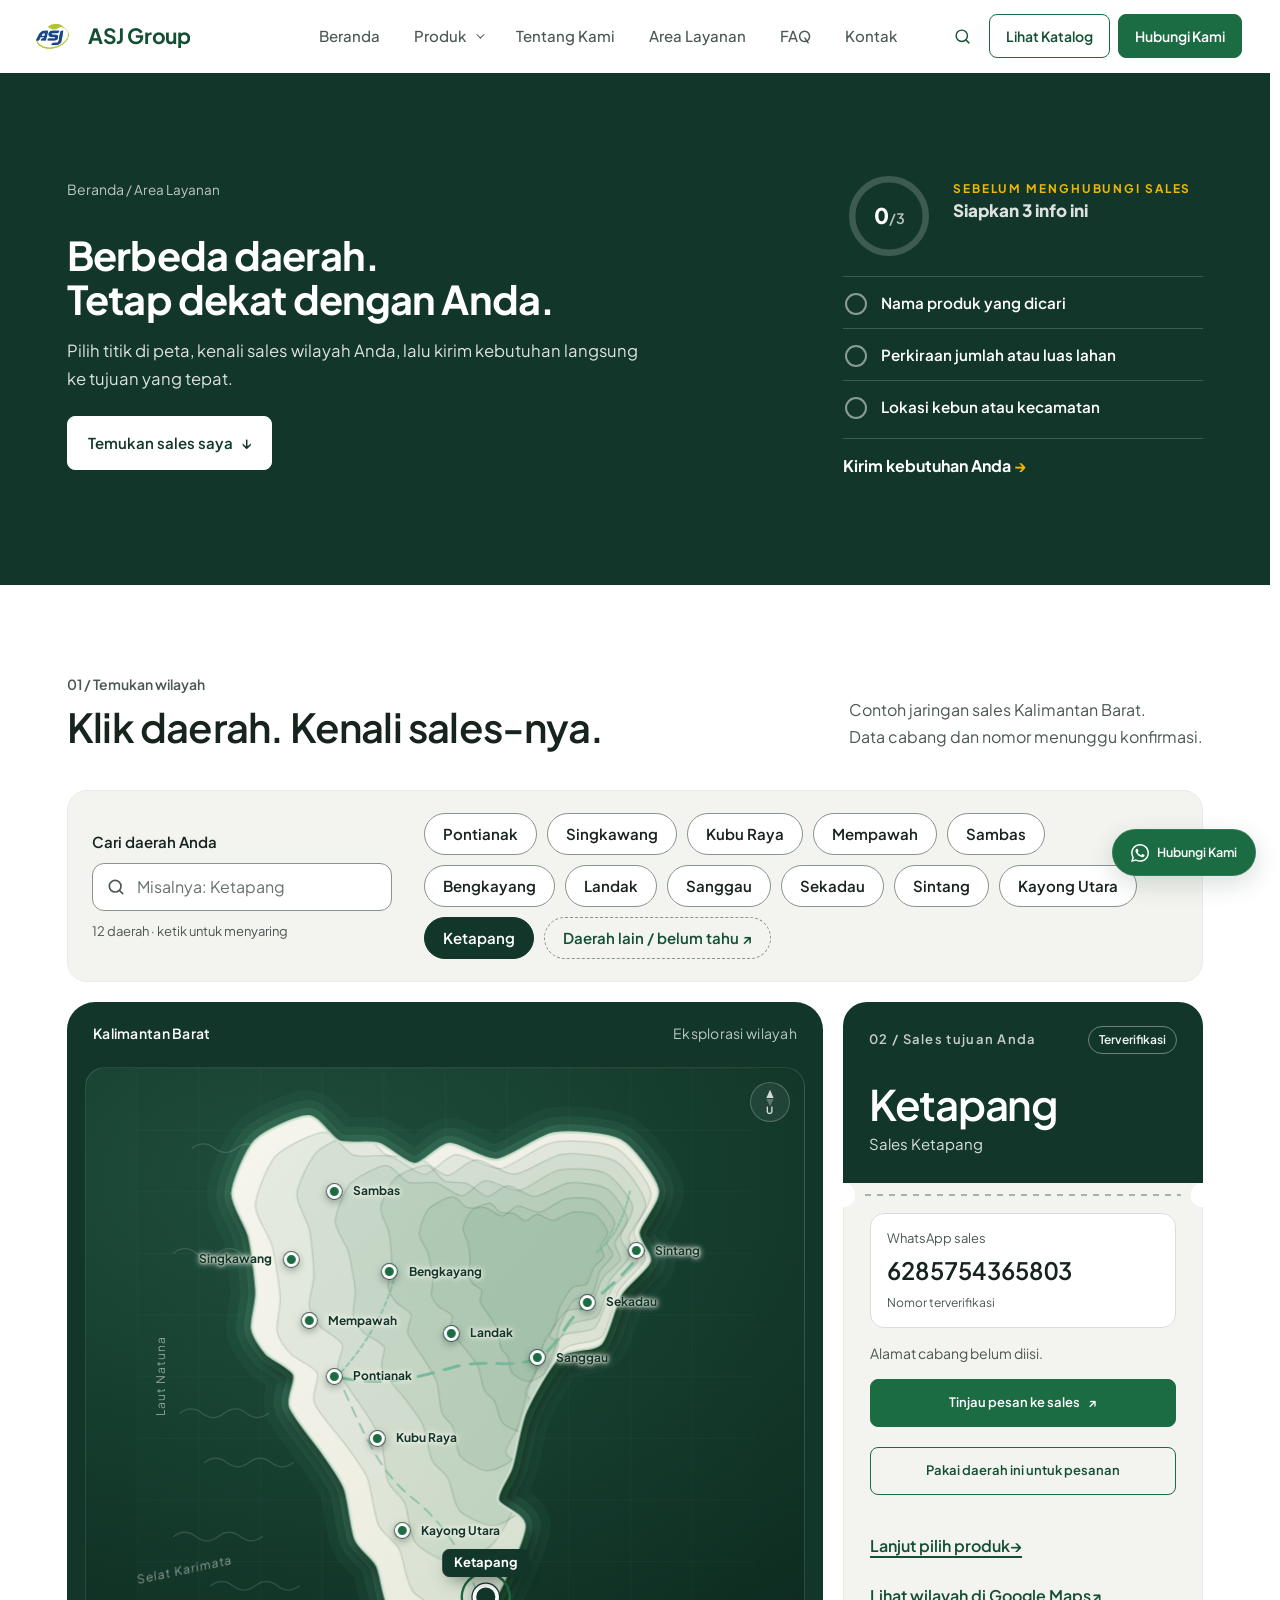
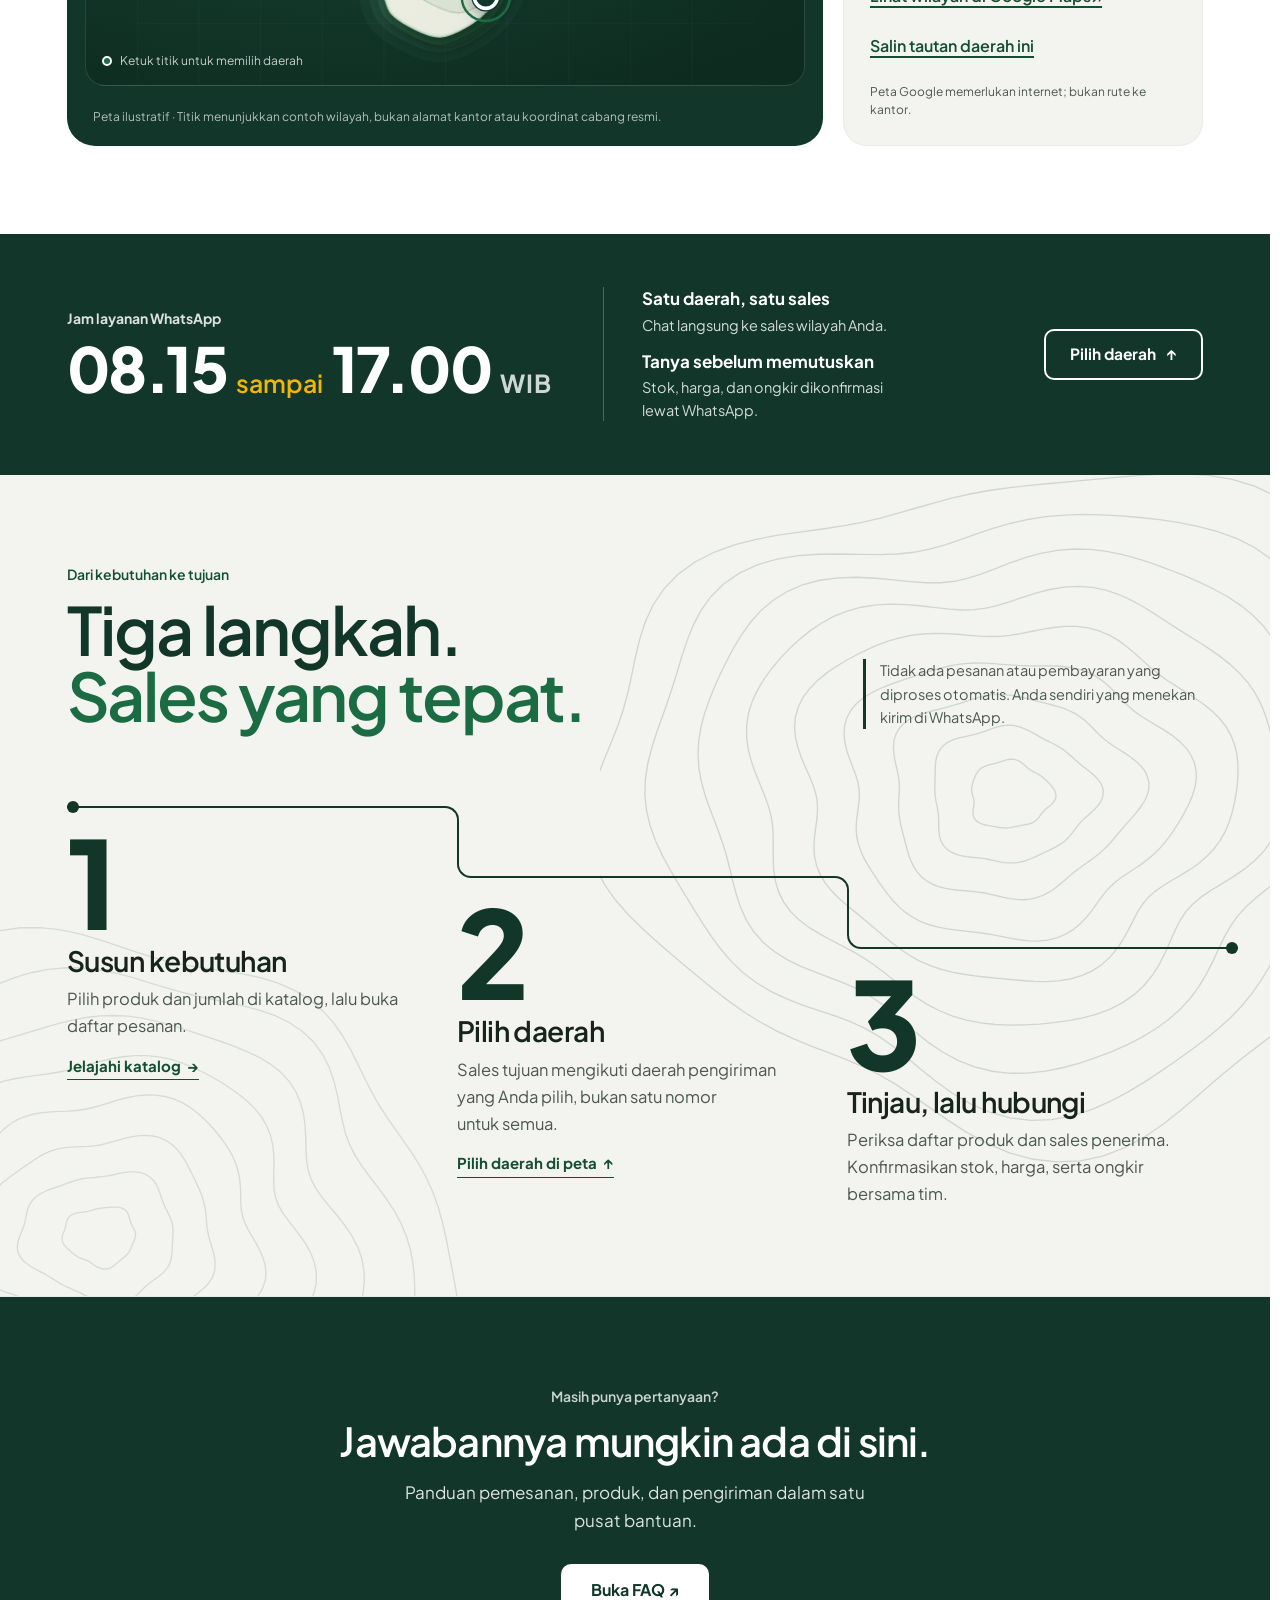
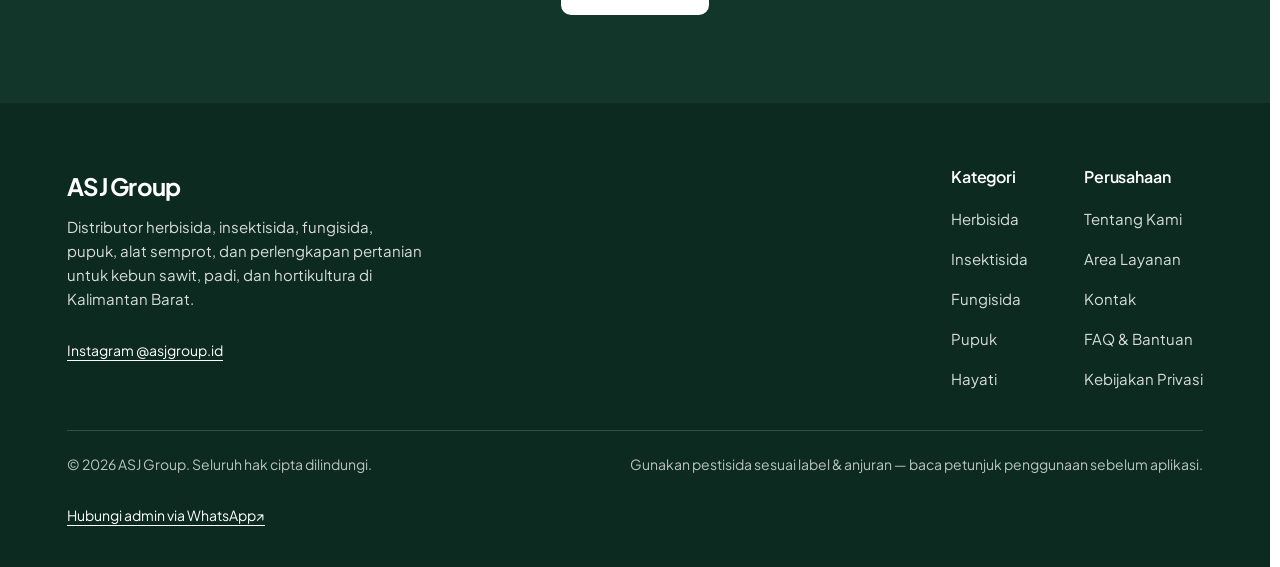
<file: layanan.html>
<!doctype html>

<html lang="id">
  <head>
    <meta charset="utf-8" />
    <!-- Google Analytics (GA4): isi GA_ID dengan Measurement ID asli. Selama masih placeholder, script TIDAK dimuat. -->
    <script>
      window.dataLayer = window.dataLayer || [];
      function gtag() {
        dataLayer.push(arguments);
      }
      (function () {
        var GA_ID = "G-XXXXXXXXXX";
        if (/X{4,}/.test(GA_ID)) return;
        var s = document.createElement("script");
        s.async = true;
        s.src = "https://www.googletagmanager.com/gtag/js?id=" + GA_ID;
        document.head.appendChild(s);
        gtag("js", new Date());
        gtag("config", GA_ID);
      })();
    </script>
    <meta content="width=device-width, initial-scale=1.0" name="viewport" />
    <title>Area Layanan &amp; Peta — ASJ Group</title>
    <meta
      content="Jelajahi wilayah layanan ASJ Group di Kalimantan Barat. Buka peta interaktif, rute dari lokasi Anda, dan konfirmasikan pengiriman dengan admin."
      name="description"
    />
    <meta content="#12372a" name="theme-color" />
    <link
      href="https://www.agrosentosajaya.co.id/layanan.html"
      rel="canonical"
    />
    <link href="images/favicon.ico" rel="icon" />
    <meta content="website" property="og:type" />
    <meta content="id_ID" property="og:locale" />
    <meta content="Area Layanan & Peta — ASJ Group" property="og:title" />
    <meta
      content="Jelajahi wilayah layanan ASJ Group di Kalimantan Barat lewat peta interaktif dan temukan sales wilayah Anda."
      property="og:description"
    />
    <meta
      content="https://www.agrosentosajaya.co.id/images/og-image.png"
      property="og:image"
    />
    <meta content="1200" property="og:image:width" />
    <meta content="630" property="og:image:height" />
    <meta
      content="https://www.agrosentosajaya.co.id/images/og-image.png"
      name="twitter:image"
    />
    <meta
      content="https://www.agrosentosajaya.co.id/layanan.html"
      property="og:url"
    />
    <meta content="summary_large_image" name="twitter:card" />
    <link rel="preconnect" href="https://fonts.googleapis.com" />
    <link rel="preconnect" href="https://fonts.gstatic.com" crossorigin />
    <link
      href="https://fonts.googleapis.com/css2?family=Plus+Jakarta+Sans:wght@300..800&display=swap"
      rel="stylesheet"
    />
    <link href="css/style.css?v=20261102" rel="stylesheet" />
    <link href="css/refinements.css?v=20261102" rel="stylesheet" />
    <link href="css/premium.css?v=20261102" rel="stylesheet" />
    <link href="css/ui-refresh.css?v=20261102" rel="stylesheet" />
    <link href="css/tambahan.css?v=20261102" rel="stylesheet" />
    <link href="css/layanan-v3.css?v=20261102" rel="stylesheet" />
    <link href="css/interaksi.css?v=20261102" rel="stylesheet" />
    <link rel="stylesheet" href="css/tipografi.css?v=20261102" />
    <style id="animasi-masuk">
      /* Animasi masuk ala halaman FAQ: hero berurutan saat halaman dibuka + muncul pelan saat di-scroll + garis progres.
       Sengaja tetap jalan walau perangkat memakai "kurangi animasi" (sama seperti FAQ). Pasangan: skrip animasi-masuk-js di akhir halaman. */
      :root {
        --ax-ease: cubic-bezier(0.22, 1, 0.36, 1);
      }
      @keyframes ax-rise {
        from {
          opacity: 0;
          transform: translateY(18px);
        }
        to {
          opacity: 1;
          transform: none;
        }
      }

      /* 1. Hero: masuk berurutan saat halaman dibuka */
      main .hero-copy > *,
      main .about-hero .wrap > *,
      main .service-hero .wrap > * {
        animation: ax-rise 0.8s var(--ax-ease) backwards !important;
      }
      main .hero-copy > :nth-child(1),
      main .about-hero .wrap > :nth-child(1),
      main .service-hero .wrap > :nth-child(1) {
        animation-delay: 0.05s !important;
      }
      main .hero-copy > :nth-child(2),
      main .about-hero .wrap > :nth-child(2),
      main .service-hero .wrap > :nth-child(2) {
        animation-delay: 0.13s !important;
      }
      main .hero-copy > :nth-child(3),
      main .about-hero .wrap > :nth-child(3),
      main .service-hero .wrap > :nth-child(3) {
        animation-delay: 0.22s !important;
      }
      main .hero-copy > :nth-child(4),
      main .about-hero .wrap > :nth-child(4),
      main .service-hero .wrap > :nth-child(4) {
        animation-delay: 0.3s !important;
      }
      main .hero-copy > :nth-child(5),
      main .about-hero .wrap > :nth-child(5),
      main .service-hero .wrap > :nth-child(5) {
        animation-delay: 0.38s !important;
      }
      main .hero-copy > :nth-child(n + 6),
      main .about-hero .wrap > :nth-child(n + 6),
      main .service-hero .wrap > :nth-child(n + 6) {
        animation-delay: 0.46s !important;
      }

      /* 2. Muncul pelan saat di-scroll (kelas dipasang JS; dilepas lagi setelah selesai) */
      html.ax-js .ax-rv {
        opacity: 0 !important;
        transform: translateY(24px) !important;
        transition:
          opacity 0.7s ease var(--ax-d, 0ms),
          transform 0.85s var(--ax-ease) var(--ax-d, 0ms) !important;
      }
      html.ax-js .ax-rv.ax-in {
        opacity: 1 !important;
        transform: none !important;
      }

      /* 3. Garis progres scroll di paling atas layar */
      .ax-progress {
        position: fixed;
        top: 0;
        left: 0;
        right: 0;
        height: 3px;
        z-index: 3000;
        background: var(--brand, #1f6b45);
        transform: scaleX(0);
        transform-origin: left center;
        pointer-events: none;
        will-change: transform;
      }

      /* Opsional: kalau ingin menghormati "kurangi animasi", ubah HORMATI_KURANGI_ANIMASI di skrip jadi true */
      html.ax-calm main .hero-copy > *,
      html.ax-calm main .about-hero .wrap > *,
      html.ax-calm main .service-hero .wrap > * {
        animation: none !important;
      }
      @media print {
        html.ax-js .ax-rv,
        html.ax-js .ax-rv.ax-in {
          opacity: 1 !important;
          transform: none !important;
          transition: none !important;
        }
        .ax-progress {
          display: none;
        }
      }
    </style>
    <script type="application/ld+json">
      {
        "@context": "https://schema.org",
        "@type": "BreadcrumbList",
        "itemListElement": [
          {
            "@type": "ListItem",
            "position": 1,
            "name": "Beranda",
            "item": "https://www.agrosentosajaya.co.id/"
          },
          {
            "@type": "ListItem",
            "position": 2,
            "name": "Area Layanan",
            "item": "https://www.agrosentosajaya.co.id/layanan.html"
          }
        ]
      }
    </script>
    <style id="sp-inline-css">
      /* Layanan: "Tiga langkah. Sales yang tepat." Anak tangga + rute di atas peta kontur */
      #langkah-pesan.lg {
        position: relative;
        overflow: hidden;
        color: var(--ink);
        background-color: var(--paper-deep);
        border-bottom: 1px solid var(--line-soft);
      }
      #langkah-pesan.lg::before {
        content: "";
        position: absolute;
        inset: 0;
        pointer-events: none;
        background-image:
          url("data:image/svg+xml,%3Csvg xmlns=%22http://www.w3.org/2000/svg%22 viewBox=%220 0 800 800%22 fill=%22none%22 stroke=%22%2312372a%22 stroke-opacity=%220.16%22 stroke-width=%221.3%22%3E%3Cpath d=%22M444.8%2C400.0 L444.8%2C401.9 L444.3%2C403.8 L443.4%2C405.6 L442.1%2C407.3 L440.6%2C408.9 L439.0%2C410.4 L437.3%2C411.7 L435.7%2C413.0 L434.2%2C414.3 L432.9%2C415.6 L431.8%2C416.9 L430.7%2C418.3 L429.7%2C419.7 L428.7%2C421.2 L427.6%2C422.6 L426.4%2C424.0 L424.9%2C425.2 L423.3%2C426.3 L421.5%2C427.2 L419.6%2C427.9 L417.6%2C428.4 L415.6%2C428.8 L413.7%2C429.2 L411.7%2C429.5 L409.8%2C429.9 L407.8%2C430.3 L405.9%2C430.7 L404.0%2C431.1 L402.0%2C431.5 L400.0%2C431.9 L397.9%2C432.1 L395.9%2C432.2 L393.8%2C432.1 L391.7%2C431.9 L389.7%2C431.7 L387.6%2C431.3 L385.5%2C430.9 L383.4%2C430.6 L381.3%2C430.2 L379.0%2C429.8 L376.8%2C429.3 L374.5%2C428.8 L372.2%2C428.1 L370.1%2C427.2 L368.2%2C426.0 L366.6%2C424.6 L365.4%2C423.0 L364.5%2C421.2 L364.0%2C419.2 L363.9%2C417.1 L364.0%2C415.1 L364.3%2C413.1 L364.6%2C411.2 L364.8%2C409.4 L365.0%2C407.7 L365.0%2C406.1 L364.7%2C404.6 L364.4%2C403.1 L363.9%2C401.6 L363.4%2C400.0 L363.0%2C398.4 L362.7%2C396.8 L362.6%2C395.1 L362.6%2C393.5 L362.8%2C391.8 L363.2%2C390.2 L363.6%2C388.5 L364.1%2C386.9 L364.7%2C385.2 L365.3%2C383.6 L366.0%2C381.9 L366.7%2C380.2 L367.7%2C378.5 L368.8%2C376.9 L370.1%2C375.4 L371.6%2C374.1 L373.3%2C373.0 L375.2%2C372.0 L377.3%2C371.3 L379.3%2C370.7 L381.5%2C370.2 L383.5%2C369.7 L385.6%2C369.2 L387.6%2C368.7 L389.6%2C368.0 L391.5%2C367.4 L393.6%2C366.7 L395.6%2C366.0 L397.8%2C365.5 L400.0%2C365.1 L402.2%2C365.1 L404.4%2C365.3 L406.6%2C365.9 L408.6%2C366.8 L410.5%2C367.9 L412.2%2C369.2 L413.8%2C370.5 L415.3%2C371.9 L416.7%2C373.2 L418.1%2C374.3 L419.5%2C375.4 L421.0%2C376.3 L422.5%2C377.2 L424.1%2C378.0 L425.8%2C378.8 L427.5%2C379.7 L429.1%2C380.7 L430.7%2C381.7 L432.2%2C382.9 L433.6%2C384.1 L435.0%2C385.4 L436.3%2C386.7 L437.7%2C388.1 L439.1%2C389.6 L440.4%2C391.1 L441.7%2C392.7 L442.9%2C394.4 L443.8%2C396.2 L444.5%2C398.1Z%22/%3E%3Cpath d=%22M490.8%2C400.0 L489.7%2C403.9 L487.7%2C407.6 L485.1%2C411.1 L482.1%2C414.3 L478.9%2C417.3 L475.7%2C420.2 L472.6%2C422.9 L469.9%2C425.5 L467.5%2C428.2 L465.3%2C430.9 L463.2%2C433.7 L461.2%2C436.4 L459.0%2C439.2 L456.7%2C441.8 L454.1%2C444.3 L451.2%2C446.6 L448.1%2C448.7 L444.8%2C450.6 L441.5%2C452.3 L438.0%2C454.0 L434.6%2C455.6 L431.1%2C457.2 L427.6%2C458.9 L424.0%2C460.6 L420.3%2C462.2 L416.5%2C463.6 L412.5%2C464.9 L408.4%2C465.7 L404.2%2C466.2 L400.0%2C466.3 L395.8%2C466.0 L391.6%2C465.4 L387.5%2C464.6 L383.5%2C463.7 L379.5%2C462.9 L375.4%2C462.1 L371.2%2C461.6 L366.8%2C461.1 L362.3%2C460.7 L357.7%2C460.1 L353.0%2C459.3 L348.4%2C458.2 L344.2%2C456.5 L340.3%2C454.3 L337.1%2C451.6 L334.5%2C448.4 L332.6%2C444.7 L331.4%2C440.9 L330.8%2C436.9 L330.5%2C432.9 L330.4%2C429.1 L330.4%2C425.4 L330.3%2C421.9 L330.1%2C418.6 L329.7%2C415.5 L329.1%2C412.4 L328.5%2C409.3 L327.8%2C406.2 L327.3%2C403.1 L326.9%2C400.0 L326.7%2C396.8 L326.6%2C393.7 L326.7%2C390.5 L326.8%2C387.2 L326.9%2C383.9 L327.0%2C380.5 L327.0%2C377.0 L327.1%2C373.4 L327.3%2C369.6 L327.8%2C365.8 L328.7%2C362.0 L330.1%2C358.4 L332.2%2C355.0 L334.9%2C351.9 L338.2%2C349.3 L342.0%2C347.2 L346.2%2C345.5 L350.6%2C344.2 L355.0%2C343.2 L359.4%2C342.3 L363.6%2C341.4 L367.6%2C340.4 L371.5%2C339.2 L375.4%2C337.9 L379.2%2C336.4 L383.1%2C335.0 L387.2%2C333.7 L391.4%2C332.6 L395.7%2C332.0 L400.0%2C331.9 L404.3%2C332.3 L408.6%2C333.3 L412.6%2C334.7 L416.5%2C336.4 L420.2%2C338.3 L423.7%2C340.2 L427.1%2C342.1 L430.4%2C344.0 L433.7%2C345.7 L437.1%2C347.4 L440.4%2C349.0 L443.7%2C350.7 L446.9%2C352.5 L450.0%2C354.5 L453.0%2C356.6 L455.8%2C358.8 L458.5%2C361.1 L461.2%2C363.5 L463.9%2C366.0 L466.7%2C368.4 L469.7%2C370.9 L472.9%2C373.4 L476.3%2C376.0 L479.7%2C378.8 L483.0%2C381.8 L486.0%2C385.0 L488.5%2C388.5 L490.2%2C392.2 L491.0%2C396.1Z%22/%3E%3Cpath d=%22M533.9%2C400.0 L531.4%2C405.6 L528.0%2C411.0 L524.1%2C416.1 L520.1%2C420.9 L516.0%2C425.5 L512.1%2C429.9 L508.4%2C434.1 L504.9%2C438.3 L501.5%2C442.4 L498.1%2C446.4 L494.5%2C450.3 L490.7%2C454.0 L486.6%2C457.5 L482.4%2C460.8 L478.1%2C464.0 L473.7%2C467.1 L469.3%2C470.2 L465.0%2C473.4 L460.8%2C476.7 L456.6%2C480.3 L452.3%2C484.1 L447.7%2C487.9 L442.9%2C491.7 L437.7%2C495.1 L432.0%2C498.0 L426.0%2C500.2 L419.6%2C501.6 L413.1%2C502.2 L406.5%2C501.9 L400.0%2C501.1 L393.6%2C499.8 L387.4%2C498.3 L381.3%2C496.9 L375.2%2C495.6 L369.1%2C494.7 L362.8%2C494.0 L356.3%2C493.4 L349.6%2C492.9 L342.8%2C492.1 L336.0%2C490.9 L329.4%2C489.1 L323.3%2C486.5 L317.8%2C483.2 L313.0%2C479.2 L309.1%2C474.6 L305.9%2C469.5 L303.3%2C464.2 L301.3%2C458.8 L299.7%2C453.4 L298.3%2C448.2 L297.0%2C443.1 L295.7%2C438.1 L294.4%2C433.2 L293.3%2C428.4 L292.4%2C423.6 L291.7%2C418.9 L291.4%2C414.1 L291.3%2C409.4 L291.5%2C404.7 L291.8%2C400.0 L292.1%2C395.4 L292.1%2C390.7 L291.7%2C385.9 L291.0%2C381.0 L289.9%2C375.8 L288.6%2C370.3 L287.4%2C364.6 L286.5%2C358.6 L286.3%2C352.5 L286.9%2C346.5 L288.7%2C340.7 L291.7%2C335.4 L295.8%2C330.8 L300.9%2C326.8 L306.8%2C323.6 L313.3%2C321.0 L320.0%2C319.0 L326.7%2C317.3 L333.2%2C315.7 L339.5%2C314.1 L345.6%2C312.4 L351.4%2C310.6 L357.2%2C308.6 L363.0%2C306.7 L368.9%2C304.9 L375.0%2C303.4 L381.1%2C302.4 L387.4%2C301.9 L393.7%2C302.0 L400.0%2C302.5 L406.2%2C303.6 L412.2%2C304.9 L418.1%2C306.3 L423.9%2C307.8 L429.7%2C309.3 L435.4%2C310.7 L441.1%2C312.2 L446.8%2C313.8 L452.4%2C315.6 L457.9%2C317.8 L463.1%2C320.4 L467.9%2C323.4 L472.4%2C326.7 L476.5%2C330.4 L480.3%2C334.2 L484.0%2C338.0 L487.7%2C341.8 L491.7%2C345.4 L496.1%2C348.8 L501.0%2C352.2 L506.3%2C355.6 L512.0%2C359.1 L517.6%2C363.0 L523.1%2C367.2 L527.9%2C371.9 L531.7%2C377.0 L534.3%2C382.6 L535.6%2C388.3 L535.4%2C394.2Z%22/%3E%3Cpath d=%22M578.2%2C400.0 L575.1%2C407.5 L571.5%2C414.8 L567.7%2C421.8 L563.6%2C428.5 L559.4%2C435.0 L555.0%2C441.3 L550.3%2C447.3 L545.2%2C453.0 L539.7%2C458.4 L533.7%2C463.3 L527.5%2C467.9 L521.1%2C472.2 L514.8%2C476.3 L508.8%2C480.3 L503.2%2C484.6 L498.0%2C489.3 L493.3%2C494.5 L488.8%2C500.2 L484.3%2C506.4 L479.6%2C513.0 L474.3%2C519.6 L468.3%2C525.8 L461.5%2C531.4 L453.9%2C536.1 L445.6%2C539.5 L436.7%2C541.6 L427.5%2C542.5 L418.2%2C542.3 L409.0%2C541.2 L400.0%2C539.7 L391.2%2C538.0 L382.5%2C536.3 L373.9%2C534.9 L365.3%2C533.8 L356.6%2C532.8 L347.8%2C531.8 L338.9%2C530.6 L330.0%2C528.9 L321.3%2C526.6 L313.1%2C523.5 L305.4%2C519.5 L298.3%2C514.8 L292.0%2C509.4 L286.3%2C503.6 L281.2%2C497.4 L276.5%2C491.2 L272.1%2C485.0 L267.9%2C478.7 L263.9%2C472.5 L260.1%2C466.2 L256.7%2C459.9 L253.9%2C453.3 L251.8%2C446.7 L250.4%2C439.8 L249.9%2C433.0 L250.2%2C426.1 L250.9%2C419.4 L251.9%2C412.8 L252.7%2C406.3 L253.1%2C400.0 L252.7%2C393.7 L251.5%2C387.2 L249.5%2C380.4 L246.8%2C373.3 L243.9%2C365.7 L241.1%2C357.7 L239.0%2C349.3 L238.1%2C340.9 L238.6%2C332.6 L240.8%2C324.6 L244.8%2C317.3 L250.3%2C310.8 L257.1%2C305.1 L264.9%2C300.3 L273.3%2C296.1 L282.0%2C292.6 L290.8%2C289.4 L299.4%2C286.5 L307.9%2C283.7 L316.2%2C281.0 L324.4%2C278.4 L332.7%2C276.1 L341.1%2C274.1 L349.5%2C272.6 L358.1%2C271.6 L366.6%2C271.2 L375.2%2C271.3 L383.6%2C271.8 L391.8%2C272.5 L400.0%2C273.1 L408.1%2C273.6 L416.2%2C273.9 L424.3%2C274.0 L432.7%2C274.0 L441.2%2C274.0 L449.8%2C274.4 L458.3%2C275.4 L466.7%2C277.1 L474.7%2C279.7 L482.2%2C283.3 L489.0%2C287.7 L495.1%2C292.7 L500.7%2C298.1 L505.9%2C303.6 L511.0%2C309.0 L516.4%2C314.1 L522.1%2C318.9 L528.5%2C323.4 L535.5%2C327.8 L543.1%2C332.3 L550.9%2C337.0 L558.5%2C342.1 L565.6%2C347.9 L571.8%2C354.2 L576.6%2C361.2 L579.9%2C368.6 L581.6%2C376.4 L581.7%2C384.3 L580.5%2C392.2Z%22/%3E%3Cpath d=%22M620.4%2C400.0 L618.6%2C409.4 L616.3%2C418.6 L613.3%2C427.7 L609.5%2C436.5 L604.6%2C445.0 L598.7%2C452.9 L591.6%2C460.3 L583.6%2C467.0 L575.0%2C473.1 L566.0%2C478.6 L557.2%2C483.7 L549.0%2C488.8 L541.5%2C494.0 L535.1%2C499.7 L529.6%2C506.3 L524.8%2C513.6 L520.4%2C521.9 L515.9%2C530.8 L510.9%2C540.0 L505.0%2C549.1 L498.0%2C557.7 L489.7%2C565.3 L480.3%2C571.6 L469.9%2C576.3 L458.7%2C579.5 L447.0%2C581.3 L435.2%2C582.0 L423.3%2C581.8 L411.6%2C581.0 L400.0%2C580.0 L388.6%2C578.9 L377.2%2C577.8 L365.9%2C576.5 L354.7%2C574.9 L343.5%2C572.8 L332.6%2C570.0 L322.1%2C566.4 L312.0%2C562.0 L302.6%2C556.8 L293.7%2C551.0 L285.4%2C544.7 L277.5%2C538.3 L269.9%2C531.8 L262.4%2C525.3 L254.8%2C519.1 L247.2%2C512.8 L239.6%2C506.5 L232.3%2C499.9 L225.4%2C493.0 L219.5%2C485.5 L214.7%2C477.4 L211.3%2C468.9 L209.3%2C460.0 L208.7%2C451.0 L209.2%2C441.9 L210.3%2C433.1 L211.5%2C424.5 L212.2%2C416.2 L212.1%2C408.1 L210.8%2C400.0 L208.4%2C391.8 L205.0%2C383.2 L201.0%2C374.2 L196.9%2C364.6 L193.3%2C354.6 L190.8%2C344.3 L189.8%2C333.8 L190.7%2C323.6 L193.6%2C313.7 L198.3%2C304.5 L204.7%2C296.0 L212.3%2C288.2 L221.0%2C281.1 L230.3%2C274.7 L240.0%2C268.8 L250.0%2C263.4 L260.1%2C258.4 L270.5%2C253.8 L281.1%2C249.9 L292.1%2C246.7 L303.3%2C244.3 L314.7%2C242.9 L326.2%2C242.3 L337.6%2C242.5 L348.8%2C243.2 L359.6%2C244.2 L370.1%2C245.0 L380.2%2C245.4 L390.1%2C245.2 L400.0%2C244.2 L410.1%2C242.6 L420.4%2C240.5 L431.2%2C238.4 L442.4%2C236.6 L453.8%2C235.5 L465.2%2C235.5 L476.3%2C237.0 L487.0%2C239.8 L496.9%2C244.1 L506.0%2C249.4 L514.3%2C255.6 L522.1%2C262.2 L529.5%2C268.9 L536.8%2C275.4 L544.4%2C281.6 L552.4%2C287.5 L561.0%2C293.1 L570.0%2C298.7 L579.2%2C304.6 L588.3%2C310.9 L596.8%2C317.8 L604.5%2C325.4 L610.9%2C333.6 L615.9%2C342.5 L619.4%2C351.8 L621.5%2C361.4 L622.4%2C371.1 L622.4%2C380.8 L621.7%2C390.5Z%22/%3E%3Cpath d=%22M664.3%2C400.0 L664.4%2C411.4 L663.0%2C422.7 L660.0%2C433.8 L654.9%2C444.4 L647.9%2C454.5 L639.1%2C463.7 L628.9%2C472.1 L618.0%2C479.6 L606.9%2C486.4 L596.3%2C492.9 L586.7%2C499.4 L578.5%2C506.3 L571.6%2C513.9 L565.9%2C522.5 L561.0%2C532.1 L556.5%2C542.5 L551.6%2C553.5 L545.9%2C564.7 L539.1%2C575.6 L530.8%2C585.8 L521.1%2C594.8 L510.0%2C602.5 L497.8%2C608.8 L484.7%2C613.7 L471.1%2C617.4 L457.1%2C620.2 L442.9%2C622.1 L428.6%2C623.5 L414.3%2C624.3 L400.0%2C624.5 L385.7%2C623.9 L371.5%2C622.3 L357.6%2C619.7 L344.1%2C615.7 L331.2%2C610.5 L319.1%2C604.2 L307.8%2C597.0 L297.3%2C589.2 L287.3%2C581.3 L277.8%2C573.6 L268.2%2C566.4 L258.5%2C559.7 L248.3%2C553.6 L237.6%2C547.9 L226.6%2C542.2 L215.5%2C536.2 L204.7%2C529.7 L194.8%2C522.3 L186.1%2C513.9 L179.2%2C504.5 L174.2%2C494.3 L171.0%2C483.6 L169.4%2C472.6 L169.0%2C461.6 L169.0%2C450.7 L169.0%2C440.3 L168.4%2C430.1 L166.8%2C420.1 L164.1%2C410.1 L160.4%2C400.0 L156.1%2C389.5 L151.7%2C378.6 L147.6%2C367.2 L144.6%2C355.5 L143.0%2C343.5 L143.1%2C331.5 L145.0%2C319.7 L148.7%2C308.2 L153.9%2C297.2 L160.3%2C286.5 L167.8%2C276.3 L176.0%2C266.5 L184.9%2C257.2 L194.5%2C248.2 L204.8%2C239.9 L215.9%2C232.4 L228.0%2C225.8 L241.0%2C220.6 L254.9%2C216.8 L269.4%2C214.5 L284.3%2C213.8 L299.1%2C214.3 L313.7%2C215.6 L327.6%2C217.2 L340.8%2C218.7 L353.2%2C219.5 L365.1%2C219.2 L376.6%2C217.7 L388.2%2C215.0 L400.0%2C211.3 L412.3%2C207.1 L425.2%2C203.0 L438.7%2C199.5 L452.6%2C197.2 L466.5%2C196.5 L480.3%2C197.4 L493.6%2C200.1 L506.2%2C204.4 L518.2%2C209.8 L529.5%2C216.1 L540.3%2C222.8 L550.9%2C229.7 L561.4%2C236.5 L572.1%2C243.3 L582.9%2C250.0 L593.7%2C257.0 L604.3%2C264.3 L614.4%2C272.3 L623.7%2C280.9 L631.9%2C290.2 L638.9%2C300.2 L644.6%2C310.7 L649.0%2C321.6 L652.5%2C332.7 L655.3%2C343.9 L657.6%2C355.1 L659.8%2C366.3 L661.7%2C377.4 L663.3%2C388.7Z%22/%3E%3Cpath d=%22M709.6%2C400.0 L709.9%2C413.3 L707.7%2C426.5 L702.8%2C439.3 L695.2%2C451.5 L685.6%2C462.7 L674.5%2C473.1 L662.6%2C482.7 L650.9%2C491.6 L640.0%2C500.3 L630.3%2C509.0 L622.0%2C518.2 L615.0%2C528.1 L609.0%2C538.8 L603.5%2C550.2 L597.9%2C562.3 L591.7%2C574.5 L584.4%2C586.7 L575.8%2C598.4 L565.8%2C609.3 L554.4%2C619.3 L541.9%2C628.3 L528.4%2C636.4 L514.1%2C643.7 L499.2%2C650.3 L483.7%2C656.3 L467.8%2C661.6 L451.4%2C666.1 L434.5%2C669.4 L417.3%2C671.4 L400.0%2C671.5 L382.8%2C669.5 L366.0%2C665.4 L349.9%2C659.2 L334.9%2C651.2 L321.0%2C641.8 L308.2%2C631.7 L296.3%2C621.6 L285.0%2C611.9 L273.8%2C603.1 L262.4%2C595.4 L250.4%2C588.9 L237.6%2C583.3 L224.1%2C578.1 L210.1%2C572.9 L196.0%2C567.2 L182.5%2C560.6 L170.0%2C552.7 L159.0%2C543.6 L149.9%2C533.2 L142.7%2C521.8 L137.2%2C509.8 L133.1%2C497.4 L129.8%2C485.0 L126.9%2C472.8 L123.8%2C460.7 L120.3%2C448.8 L116.1%2C436.9 L111.6%2C424.9 L106.9%2C412.6 L102.5%2C400.0 L98.9%2C387.1 L96.5%2C373.8 L95.6%2C360.5 L96.3%2C347.1 L98.5%2C333.7 L102.0%2C320.6 L106.5%2C307.6 L111.7%2C294.7 L117.4%2C281.9 L123.6%2C269.2 L130.4%2C256.4 L137.9%2C243.9 L146.6%2C231.7 L156.7%2C220.4 L168.6%2C210.2 L182.2%2C201.7 L197.6%2C195.0 L214.4%2C190.5 L232.2%2C188.2 L250.5%2C187.6 L268.6%2C188.5 L286.0%2C190.1 L302.5%2C191.8 L317.9%2C192.9 L332.3%2C192.9 L345.9%2C191.5 L359.1%2C188.5 L372.3%2C184.2 L385.9%2C179.1 L400.0%2C173.6 L414.8%2C168.5 L430.2%2C164.2 L446.1%2C161.3 L462.2%2C160.0 L478.3%2C160.4 L494.2%2C162.3 L509.8%2C165.5 L525.1%2C169.7 L540.1%2C174.6 L554.9%2C180.0 L569.6%2C185.8 L584.2%2C192.1 L598.5%2C199.0 L612.4%2C206.6 L625.4%2C215.2 L637.2%2C224.9 L647.6%2C235.6 L656.4%2C247.3 L663.5%2C259.7 L669.1%2C272.6 L673.6%2C285.7 L677.3%2C298.7 L680.9%2C311.6 L684.7%2C324.2 L688.9%2C336.5 L693.6%2C348.8 L698.6%2C361.2 L703.3%2C373.9 L707.2%2C386.8Z%22/%3E%3Cpath d=%22M751.0%2C400.0 L749.5%2C415.0 L745.2%2C429.7 L738.3%2C443.9 L729.5%2C457.4 L719.5%2C470.2 L709.1%2C482.3 L699.0%2C494.1 L689.6%2C505.7 L681.2%2C517.5 L673.6%2C529.5 L666.7%2C542.0 L659.9%2C554.8 L652.8%2C567.8 L644.9%2C580.8 L636.1%2C593.6 L626.0%2C605.8 L614.8%2C617.5 L602.5%2C628.6 L589.4%2C639.2 L575.7%2C649.5 L561.4%2C659.8 L546.6%2C669.9 L531.1%2C680.1 L514.9%2C689.9 L497.7%2C699.0 L479.6%2C707.0 L460.5%2C713.0 L440.6%2C716.7 L420.3%2C717.4 L400.0%2C715.0 L380.2%2C709.5 L361.4%2C701.3 L343.8%2C691.0 L327.6%2C679.3 L312.7%2C667.3 L298.7%2C655.5 L285.4%2C644.8 L272.1%2C635.5 L258.5%2C627.7 L244.3%2C621.2 L229.3%2C615.6 L213.6%2C610.4 L197.6%2C604.9 L181.8%2C598.7 L166.5%2C591.5 L152.3%2C582.9 L139.3%2C573.1 L127.8%2C562.1 L117.7%2C550.3 L108.6%2C538.0 L100.2%2C525.3 L92.1%2C512.4 L84.2%2C499.4 L76.2%2C486.3 L68.4%2C472.9 L60.9%2C459.1 L54.3%2C444.9 L49.0%2C430.2 L45.4%2C415.2 L43.8%2C400.0 L44.3%2C384.7 L46.6%2C369.5 L50.3%2C354.6 L55.0%2C339.9 L60.2%2C325.3 L65.4%2C310.8 L70.2%2C296.2 L74.9%2C281.3 L79.4%2C266.1 L84.5%2C250.6 L90.6%2C235.2 L98.3%2C220.3 L108.3%2C206.3 L120.9%2C193.9 L136.0%2C183.5 L153.4%2C175.4 L172.7%2C169.8 L193.1%2C166.5 L213.9%2C165.1 L234.5%2C164.9 L254.1%2C165.2 L272.7%2C165.5 L290.0%2C164.9 L306.2%2C163.2 L321.6%2C160.2 L336.7%2C156.0 L351.9%2C150.9 L367.4%2C145.3 L383.4%2C139.9 L400.0%2C135.1 L417.2%2C131.2 L434.8%2C128.4 L452.8%2C126.9 L470.9%2C126.3 L489.3%2C126.7 L507.9%2C127.7 L526.7%2C129.3 L545.8%2C131.4 L565.1%2C134.3 L584.4%2C138.1 L603.4%2C143.2 L621.6%2C149.9 L638.5%2C158.5 L653.6%2C169.0 L666.6%2C181.4 L677.1%2C195.4 L685.3%2C210.6 L691.4%2C226.4 L695.9%2C242.4 L699.6%2C258.1 L703.2%2C273.3 L707.3%2C287.8 L712.4%2C301.7 L718.5%2C315.1 L725.5%2C328.5 L732.9%2C342.0 L739.9%2C355.9 L745.8%2C370.2 L749.7%2C385.0Z%22/%3E%3Cpath d=%22M783.6%2C400.0 L780.6%2C416.4 L775.9%2C432.4 L770.0%2C448.1 L763.7%2C463.4 L757.3%2C478.5 L751.2%2C493.6 L745.3%2C508.7 L739.4%2C523.9 L733.2%2C539.2 L726.2%2C554.4 L718.0%2C569.3 L708.4%2C583.7 L697.2%2C597.4 L684.7%2C610.2 L671.0%2C622.2 L656.6%2C633.7 L641.9%2C645.0 L627.1%2C656.3 L612.4%2C668.2 L597.6%2C680.7 L582.6%2C693.8 L566.9%2C707.3 L550.1%2C720.7 L532.0%2C733.2 L512.4%2C743.9 L491.2%2C752.0 L468.9%2C756.9 L445.9%2C758.0 L422.7%2C755.4 L400.0%2C749.3 L378.3%2C740.2 L357.8%2C729.1 L338.8%2C716.9 L321.1%2C704.5 L304.3%2C692.8 L288.2%2C682.1 L272.3%2C672.9 L256.2%2C664.9 L239.8%2C657.9 L223.0%2C651.4 L206.0%2C644.9 L189.1%2C638.0 L172.6%2C630.3 L156.6%2C621.7 L141.3%2C612.2 L126.6%2C601.8 L112.5%2C590.9 L98.5%2C579.6 L84.6%2C568.0 L70.5%2C556.0 L56.1%2C543.7 L41.8%2C530.8 L27.9%2C517.1 L15.1%2C502.5 L4.2%2C487.0 L-4.4%2C470.5 L-10.0%2C453.2 L-12.3%2C435.5 L-11.6%2C417.7 L-8.1%2C400.0 L-2.7%2C382.7 L3.9%2C365.9 L10.7%2C349.4 L17.1%2C333.3 L22.6%2C317.1 L27.1%2C300.6 L30.8%2C283.8 L34.3%2C266.5 L38.5%2C248.9 L44.0%2C231.5 L51.8%2C214.6 L62.4%2C198.9 L75.9%2C184.8 L92.3%2C172.9 L111.2%2C163.2 L131.8%2C155.7 L153.4%2C150.3 L175.2%2C146.3 L196.7%2C143.3 L217.3%2C140.5 L236.9%2C137.5 L255.6%2C134.0 L273.5%2C129.9 L291.1%2C125.1 L308.5%2C120.0 L326.1%2C114.9 L344.0%2C110.2 L362.3%2C106.1 L381.0%2C102.7 L400.0%2C100.1 L419.3%2C97.9 L439.0%2C96.1 L459.1%2C94.3 L479.8%2C92.3 L501.2%2C90.3 L523.5%2C88.4 L546.5%2C87.0 L570.1%2C86.7 L593.7%2C88.2 L616.8%2C92.1 L638.6%2C98.7 L658.5%2C108.3 L675.7%2C120.9 L689.9%2C136.0 L701.1%2C153.1 L709.5%2C171.5 L715.7%2C190.3 L720.5%2C209.1 L724.7%2C227.1 L729.2%2C244.2 L734.5%2C260.2 L740.9%2C275.5 L748.4%2C290.3 L756.7%2C305.0 L765.0%2C319.8 L772.5%2C335.1 L778.7%2C350.8 L782.7%2C367.0 L784.4%2C383.5Z%22/%3E%3C/svg%3E"),
          url("data:image/svg+xml,%3Csvg xmlns=%22http://www.w3.org/2000/svg%22 viewBox=%220 0 700 700%22 fill=%22none%22 stroke=%22%2312372a%22 stroke-opacity=%220.13%22 stroke-width=%221.3%22%3E%3Cpath d=%22M384.5%2C350.0 L384.3%2C351.5 L383.8%2C352.9 L383.3%2C354.3 L382.6%2C355.7 L382.0%2C357.0 L381.4%2C358.4 L380.9%2C359.7 L380.3%2C361.1 L379.8%2C362.4 L379.1%2C363.8 L378.4%2C365.1 L377.6%2C366.4 L376.6%2C367.7 L375.5%2C368.8 L374.3%2C369.9 L373.1%2C371.0 L371.8%2C372.0 L370.4%2C373.1 L369.1%2C374.1 L367.8%2C375.3 L366.4%2C376.4 L365.0%2C377.7 L363.5%2C378.8 L361.9%2C379.9 L360.1%2C380.9 L358.2%2C381.6 L356.2%2C382.0 L354.1%2C382.1 L352.0%2C381.9 L350.0%2C381.3 L348.1%2C380.5 L346.2%2C379.5 L344.5%2C378.4 L342.9%2C377.2 L341.4%2C376.2 L340.0%2C375.2 L338.6%2C374.4 L337.1%2C373.7 L335.6%2C373.1 L334.1%2C372.5 L332.6%2C372.0 L331.0%2C371.4 L329.5%2C370.7 L328.1%2C370.0 L326.7%2C369.1 L325.4%2C368.2 L324.1%2C367.2 L322.8%2C366.2 L321.6%2C365.1 L320.4%2C364.0 L319.1%2C362.9 L317.9%2C361.7 L316.7%2C360.5 L315.6%2C359.2 L314.6%2C357.8 L313.8%2C356.3 L313.3%2C354.8 L313.1%2C353.2 L313.2%2C351.6 L313.4%2C350.0 L313.9%2C348.4 L314.5%2C346.9 L315.1%2C345.5 L315.6%2C344.0 L316.1%2C342.5 L316.5%2C341.1 L316.8%2C339.5 L317.1%2C338.0 L317.5%2C336.4 L318.0%2C334.8 L318.7%2C333.3 L319.6%2C331.9 L320.9%2C330.6 L322.3%2C329.6 L324.1%2C328.7 L325.9%2C328.1 L327.9%2C327.6 L329.9%2C327.3 L331.8%2C327.0 L333.7%2C326.8 L335.4%2C326.5 L337.1%2C326.2 L338.7%2C325.9 L340.3%2C325.4 L341.8%2C325.0 L343.4%2C324.5 L345.0%2C324.0 L346.6%2C323.6 L348.3%2C323.3 L350.0%2C323.0 L351.7%2C322.8 L353.5%2C322.6 L355.3%2C322.4 L357.2%2C322.3 L359.1%2C322.1 L361.1%2C322.0 L363.2%2C321.9 L365.3%2C321.9 L367.4%2C322.0 L369.4%2C322.4 L371.4%2C323.0 L373.1%2C323.9 L374.7%2C325.0 L376.0%2C326.4 L377.0%2C327.9 L377.7%2C329.5 L378.3%2C331.2 L378.7%2C332.9 L379.1%2C334.5 L379.5%2C336.0 L380.0%2C337.5 L380.6%2C338.8 L381.3%2C340.2 L382.0%2C341.5 L382.8%2C342.8 L383.5%2C344.2 L384.1%2C345.6 L384.5%2C347.0 L384.6%2C348.5Z%22/%3E%3Cpath d=%22M420.9%2C350.0 L420.7%2C353.0 L420.5%2C356.1 L420.3%2C359.1 L420.2%2C362.2 L420.0%2C365.4 L419.7%2C368.6 L419.2%2C371.8 L418.4%2C375.0 L417.2%2C378.1 L415.5%2C381.0 L413.3%2C383.7 L410.8%2C386.2 L408.1%2C388.6 L405.1%2C390.7 L402.2%2C392.8 L399.3%2C394.9 L396.5%2C397.1 L393.8%2C399.5 L391.2%2C402.0 L388.5%2C404.7 L385.7%2C407.5 L382.7%2C410.2 L379.3%2C412.6 L375.6%2C414.7 L371.7%2C416.3 L367.4%2C417.2 L363.0%2C417.4 L358.6%2C417.0 L354.2%2C416.0 L350.0%2C414.6 L346.0%2C412.9 L342.2%2C411.0 L338.6%2C409.1 L335.1%2C407.4 L331.8%2C405.7 L328.5%2C404.2 L325.3%2C402.8 L322.1%2C401.5 L318.9%2C400.0 L315.8%2C398.6 L312.8%2C397.0 L309.9%2C395.3 L307.0%2C393.5 L304.2%2C391.7 L301.3%2C389.9 L298.3%2C388.2 L295.2%2C386.4 L291.9%2C384.6 L288.4%2C382.8 L284.8%2C380.9 L281.3%2C378.7 L278.0%2C376.3 L275.0%2C373.6 L272.6%2C370.6 L270.9%2C367.4 L269.9%2C364.0 L269.6%2C360.4 L270.0%2C356.9 L270.9%2C353.4 L272.1%2C350.0 L273.4%2C346.7 L274.7%2C343.5 L275.9%2C340.4 L276.8%2C337.2 L277.5%2C334.1 L278.2%2C330.9 L278.8%2C327.6 L279.6%2C324.3 L280.8%2C321.1 L282.4%2C318.0 L284.5%2C315.1 L287.0%2C312.5 L290.1%2C310.2 L293.4%2C308.2 L297.0%2C306.5 L300.6%2C305.0 L304.3%2C303.7 L307.9%2C302.4 L311.3%2C301.2 L314.8%2C300.0 L318.1%2C298.7 L321.5%2C297.5 L324.9%2C296.4 L328.4%2C295.4 L331.9%2C294.6 L335.5%2C293.9 L339.1%2C293.5 L342.7%2C293.2 L346.3%2C292.9 L350.0%2C292.5 L353.7%2C292.1 L357.5%2C291.5 L361.5%2C290.7 L365.6%2C289.8 L370.0%2C288.9 L374.5%2C288.1 L379.2%2C287.7 L383.8%2C287.7 L388.4%2C288.2 L392.6%2C289.4 L396.5%2C291.3 L399.8%2C293.8 L402.6%2C296.8 L404.8%2C300.1 L406.5%2C303.6 L407.9%2C307.2 L409.1%2C310.8 L410.2%2C314.1 L411.3%2C317.3 L412.6%2C320.4 L413.9%2C323.3 L415.4%2C326.1 L416.8%2C329.0 L418.2%2C331.8 L419.3%2C334.8 L420.2%2C337.8 L420.7%2C340.8 L421.0%2C343.9 L421.0%2C346.9Z%22/%3E%3Cpath d=%22M455.7%2C350.0 L456.9%2C354.6 L458.3%2C359.3 L459.8%2C364.3 L461.1%2C369.4 L461.8%2C374.6 L461.9%2C379.8 L461.1%2C385.0 L459.3%2C389.9 L456.6%2C394.5 L453.0%2C398.8 L448.8%2C402.6 L444.3%2C406.2 L439.6%2C409.5 L434.9%2C412.7 L430.5%2C416.0 L426.3%2C419.5 L422.3%2C423.2 L418.4%2C427.2 L414.4%2C431.3 L410.1%2C435.4 L405.5%2C439.3 L400.3%2C442.7 L394.7%2C445.6 L388.7%2C447.6 L382.3%2C448.9 L375.8%2C449.4 L369.1%2C449.1 L362.6%2C448.3 L356.2%2C447.0 L350.0%2C445.5 L344.0%2C443.9 L338.2%2C442.2 L332.5%2C440.4 L327.0%2C438.6 L321.7%2C436.7 L316.5%2C434.6 L311.5%2C432.2 L306.8%2C429.6 L302.3%2C426.8 L298.0%2C423.8 L293.9%2C420.8 L289.8%2C418.0 L285.5%2C415.3 L281.0%2C412.8 L276.1%2C410.6 L270.6%2C408.6 L264.7%2C406.6 L258.5%2C404.5 L252.1%2C402.1 L245.9%2C399.3 L240.1%2C395.9 L235.1%2C391.9 L231.1%2C387.4 L228.3%2C382.4 L226.8%2C377.1 L226.3%2C371.6 L226.8%2C366.0 L227.9%2C360.5 L229.5%2C355.2 L231.2%2C350.0 L232.9%2C345.0 L234.4%2C340.0 L235.7%2C335.2 L236.9%2C330.3 L238.2%2C325.4 L239.7%2C320.6 L241.5%2C315.9 L243.9%2C311.3 L246.9%2C306.9 L250.3%2C302.8 L254.2%2C299.0 L258.5%2C295.5 L262.9%2C292.2 L267.4%2C289.0 L271.8%2C285.9 L276.2%2C282.8 L280.6%2C279.7 L285.0%2C276.6 L289.6%2C273.7 L294.3%2C270.9 L299.4%2C268.5 L304.7%2C266.6 L310.3%2C265.1 L316.0%2C264.1 L321.8%2C263.6 L327.5%2C263.3 L333.2%2C263.1 L338.8%2C262.9 L344.4%2C262.4 L350.0%2C261.5 L355.7%2C260.2 L361.7%2C258.5 L368.0%2C256.7 L374.7%2C254.8 L381.6%2C253.3 L388.7%2C252.4 L395.8%2C252.2 L402.7%2C253.0 L409.1%2C254.8 L415.0%2C257.6 L420.3%2C261.3 L424.8%2C265.6 L428.6%2C270.4 L431.9%2C275.4 L434.8%2C280.5 L437.3%2C285.5 L439.8%2C290.4 L442.1%2C295.1 L444.3%2C299.8 L446.4%2C304.4 L448.3%2C308.9 L449.9%2C313.5 L451.2%2C318.1 L452.2%2C322.8 L452.8%2C327.4 L453.2%2C332.0 L453.6%2C336.5 L454.0%2C341.0 L454.7%2C345.5Z%22/%3E%3Cpath d=%22M497.5%2C350.0 L501.4%2C356.5 L505.1%2C363.4 L508.3%2C370.6 L510.5%2C378.0 L511.4%2C385.5 L510.7%2C392.8 L508.5%2C399.9 L504.9%2C406.6 L500.1%2C412.7 L494.5%2C418.4 L488.5%2C423.7 L482.3%2C428.8 L476.2%2C433.8 L470.3%2C438.8 L464.6%2C444.0 L459.0%2C449.3 L453.3%2C454.6 L447.4%2C459.9 L441.0%2C464.9 L434.0%2C469.4 L426.6%2C473.2 L418.6%2C476.3 L410.2%2C478.6 L401.5%2C480.1 L392.8%2C481.0 L384.1%2C481.4 L375.4%2C481.5 L366.8%2C481.4 L358.4%2C481.2 L350.0%2C480.8 L341.7%2C480.1 L333.5%2C479.1 L325.4%2C477.5 L317.5%2C475.3 L310.0%2C472.4 L302.9%2C468.8 L296.3%2C464.7 L290.2%2C460.2 L284.4%2C455.6 L278.8%2C451.2 L273.1%2C447.1 L267.0%2C443.6 L260.4%2C440.7 L253.0%2C438.3 L244.9%2C436.2 L236.1%2C434.1 L226.9%2C431.8 L217.6%2C428.9 L208.6%2C425.3 L200.4%2C420.8 L193.4%2C415.4 L187.7%2C409.2 L183.6%2C402.4 L180.9%2C395.0 L179.6%2C387.4 L179.3%2C379.7 L179.8%2C372.1 L180.8%2C364.6 L182.0%2C357.2 L183.4%2C350.0 L185.0%2C342.9 L186.8%2C335.9 L189.0%2C329.1 L191.6%2C322.4 L194.9%2C315.9 L198.9%2C309.7 L203.4%2C303.9 L208.4%2C298.3 L213.6%2C293.0 L219.0%2C288.0 L224.1%2C283.0 L229.1%2C278.0 L233.7%2C272.8 L238.1%2C267.4 L242.5%2C261.8 L247.0%2C256.2 L251.9%2C250.6 L257.3%2C245.4 L263.4%2C240.6 L270.2%2C236.7 L277.7%2C233.6 L285.6%2C231.4 L293.9%2C230.1 L302.2%2C229.3 L310.4%2C228.9 L318.5%2C228.6 L326.4%2C228.0 L334.2%2C227.0 L342.0%2C225.3 L350.0%2C223.2 L358.3%2C220.7 L366.9%2C218.0 L375.9%2C215.6 L385.3%2C213.8 L394.8%2C212.9 L404.3%2C213.1 L413.5%2C214.4 L422.2%2C217.0 L430.4%2C220.6 L437.9%2C225.2 L444.8%2C230.4 L451.0%2C236.0 L456.8%2C241.9 L462.1%2C247.9 L467.0%2C254.0 L471.6%2C260.2 L475.7%2C266.6 L479.2%2C273.0 L482.0%2C279.7 L484.2%2C286.5 L485.6%2C293.3 L486.4%2C300.2 L486.7%2C307.0 L486.8%2C313.6 L487.0%2C319.9 L487.6%2C326.0 L489.0%2C332.0 L491.1%2C337.8 L494.0%2C343.8Z%22/%3E%3Cpath d=%22M544.7%2C350.0 L550.6%2C358.6 L555.4%2C367.7 L558.8%2C377.1 L560.4%2C386.7 L560.1%2C396.2 L558.0%2C405.4 L554.2%2C414.3 L549.2%2C422.7 L543.3%2C430.8 L536.9%2C438.5 L530.2%2C446.0 L523.4%2C453.3 L516.4%2C460.5 L509.2%2C467.6 L501.7%2C474.4 L493.6%2C480.8 L484.9%2C486.6 L475.6%2C491.8 L465.7%2C496.1 L455.3%2C499.5 L444.6%2C502.3 L433.9%2C504.4 L423.1%2C506.2 L412.6%2C507.9 L402.2%2C509.6 L391.9%2C511.5 L381.6%2C513.4 L371.2%2C515.3 L360.7%2C517.0 L350.0%2C518.0 L339.3%2C518.2 L328.6%2C517.2 L318.1%2C514.9 L308.2%2C511.4 L298.8%2C506.8 L290.0%2C501.4 L281.9%2C495.6 L274.1%2C489.8 L266.5%2C484.4 L258.7%2C479.7 L250.4%2C475.8 L241.4%2C472.6 L231.5%2C470.0 L220.8%2C467.7 L209.5%2C465.2 L197.9%2C462.3 L186.5%2C458.6 L175.6%2C453.9 L165.7%2C448.1 L157.1%2C441.3 L149.9%2C433.6 L144.1%2C425.2 L139.7%2C416.2 L136.3%2C406.9 L134.0%2C397.5 L132.3%2C387.9 L131.4%2C378.4 L131.1%2C368.9 L131.6%2C359.4 L132.9%2C350.0 L135.4%2C340.8 L139.0%2C331.8 L143.8%2C323.2 L149.8%2C315.1 L156.5%2C307.5 L163.8%2C300.4 L171.1%2C293.7 L178.2%2C287.3 L184.6%2C280.9 L190.2%2C274.3 L194.9%2C267.4 L199.0%2C260.0 L202.7%2C252.2 L206.4%2C244.0 L210.5%2C235.6 L215.4%2C227.4 L221.4%2C219.8 L228.6%2C213.0 L237.0%2C207.3 L246.4%2C202.8 L256.5%2C199.5 L267.0%2C197.1 L277.6%2C195.3 L288.2%2C193.9 L298.5%2C192.5 L308.7%2C190.8 L318.8%2C188.7 L329.0%2C186.1 L339.3%2C183.2 L350.0%2C180.3 L361.0%2C177.7 L372.3%2C175.7 L383.9%2C174.6 L395.5%2C174.7 L406.9%2C175.8 L418.1%2C178.1 L428.9%2C181.5 L439.3%2C185.6 L449.3%2C190.3 L458.9%2C195.4 L468.1%2C200.8 L477.0%2C206.6 L485.5%2C212.7 L493.5%2C219.3 L500.7%2C226.4 L506.9%2C234.2 L511.9%2C242.5 L515.5%2C251.4 L517.8%2C260.6 L518.9%2C270.0 L519.2%2C279.3 L519.0%2C288.3 L518.8%2C296.9 L519.3%2C304.9 L520.7%2C312.5 L523.4%2C319.8 L527.4%2C327.0 L532.6%2C334.3 L538.5%2C341.9Z%22/%3E%3Cpath d=%22M595.0%2C350.0 L600.6%2C360.8 L604.5%2C371.9 L606.6%2C383.3 L607.0%2C394.8 L605.7%2C406.2 L603.0%2C417.4 L599.2%2C428.4 L594.6%2C439.3 L589.2%2C449.9 L583.2%2C460.4 L576.4%2C470.6 L568.7%2C480.3 L559.9%2C489.4 L550.0%2C497.7 L538.9%2C504.9 L526.6%2C510.9 L513.6%2C515.7 L500.0%2C519.3 L486.3%2C522.1 L472.8%2C524.4 L459.6%2C526.4 L447.0%2C528.7 L435.0%2C531.5 L423.3%2C534.9 L411.7%2C538.8 L400.1%2C543.2 L388.1%2C547.5 L375.8%2C551.2 L363.0%2C554.1 L350.0%2C555.5 L336.9%2C555.2 L323.9%2C553.3 L311.4%2C549.7 L299.5%2C544.9 L288.2%2C539.2 L277.4%2C533.2 L267.0%2C527.4 L256.6%2C522.0 L246.0%2C517.4 L234.9%2C513.4 L223.2%2C510.1 L210.9%2C507.0 L198.0%2C503.9 L184.9%2C500.3 L172.0%2C496.0 L159.4%2C490.7 L147.7%2C484.3 L136.9%2C477.0 L127.1%2C468.7 L118.4%2C459.6 L110.6%2C450.0 L103.6%2C440.0 L97.2%2C429.6 L91.5%2C418.9 L86.6%2C407.9 L82.7%2C396.6 L80.1%2C385.1 L79.2%2C373.3 L80.2%2C361.6 L83.4%2C350.0 L88.8%2C338.8 L96.0%2C328.1 L104.8%2C318.2 L114.4%2C308.9 L124.2%2C300.4 L133.6%2C292.4 L142.0%2C284.5 L149.0%2C276.6 L154.5%2C268.3 L158.8%2C259.5 L162.1%2C249.9 L165.0%2C239.8 L168.1%2C229.2 L172.0%2C218.6 L177.1%2C208.3 L183.7%2C198.6 L191.8%2C189.8 L201.4%2C182.2 L212.1%2C175.8 L223.6%2C170.4 L235.6%2C165.9 L247.9%2C161.9 L260.2%2C158.1 L272.5%2C154.4 L284.9%2C150.7 L297.4%2C146.9 L310.1%2C143.3 L323.1%2C140.1 L336.4%2C137.6 L350.0%2C136.0 L363.7%2C135.6 L377.4%2C136.3 L390.9%2C138.2 L404.2%2C141.0 L417.2%2C144.5 L429.9%2C148.4 L442.5%2C152.5 L455.0%2C156.7 L467.5%2C160.9 L480.0%2C165.4 L492.3%2C170.4 L504.2%2C176.0 L515.3%2C182.6 L525.2%2C190.4 L533.7%2C199.4 L540.3%2C209.5 L545.0%2C220.5 L548.0%2C232.1 L549.5%2C243.8 L550.0%2C255.3 L550.3%2C266.3 L550.9%2C276.6 L552.5%2C286.3 L555.5%2C295.3 L560.0%2C303.9 L565.9%2C312.4 L572.9%2C321.0 L580.6%2C330.1 L588.1%2C339.8Z%22/%3E%3Cpath d=%22M647.8%2C350.0 L651.7%2C363.0 L654.2%2C376.2 L655.6%2C389.7 L656.0%2C403.3 L655.6%2C417.2 L654.5%2C431.1 L652.5%2C445.2 L649.4%2C459.3 L644.9%2C473.2 L638.5%2C486.6 L630.1%2C499.2 L619.4%2C510.5 L606.5%2C520.3 L591.7%2C528.4 L575.3%2C534.7 L557.9%2C539.4 L540.3%2C542.7 L522.9%2C545.2 L506.3%2C547.4 L490.7%2C549.9 L476.2%2C553.1 L462.5%2C557.2 L449.4%2C562.4 L436.5%2C568.4 L423.4%2C574.7 L409.8%2C580.9 L395.6%2C586.3 L380.8%2C590.4 L365.5%2C592.9 L350.0%2C593.5 L334.5%2C592.4 L319.3%2C589.8 L304.4%2C586.0 L290.0%2C581.6 L275.8%2C577.0 L261.8%2C572.6 L247.7%2C568.5 L233.4%2C564.7 L218.8%2C561.1 L204.0%2C557.4 L189.1%2C553.2 L174.2%2C548.4 L159.8%2C542.6 L146.1%2C535.7 L133.1%2C527.8 L121.0%2C519.1 L109.6%2C509.6 L98.7%2C499.7 L88.2%2C489.4 L77.8%2C478.9 L67.5%2C468.0 L57.3%2C456.9 L47.6%2C445.2 L38.8%2C432.9 L31.5%2C420.0 L26.4%2C406.4 L24.0%2C392.3 L24.7%2C378.0 L28.6%2C363.8 L35.5%2C350.0 L44.7%2C336.9 L55.6%2C324.6 L67.3%2C313.3 L78.7%2C302.7 L89.2%2C292.7 L98.1%2C282.9 L105.3%2C273.0 L110.7%2C262.6 L114.7%2C251.7 L117.8%2C240.1 L120.9%2C228.0 L124.4%2C215.6 L128.9%2C203.2 L134.8%2C191.1 L142.3%2C179.7 L151.2%2C169.0 L161.5%2C159.1 L172.8%2C150.0 L184.9%2C141.5 L197.5%2C133.4 L210.6%2C125.7 L224.1%2C118.1 L238.1%2C111.0 L252.6%2C104.3 L267.8%2C98.5 L283.6%2C93.8 L299.9%2C90.7 L316.6%2C89.2 L333.4%2C89.5 L350.0%2C91.4 L366.3%2C94.7 L382.2%2C98.9 L397.6%2C103.6 L412.7%2C108.2 L427.6%2C112.5 L442.6%2C116.4 L457.8%2C119.7 L473.3%2C122.9 L489.0%2C126.3 L504.6%2C130.4 L519.8%2C135.6 L533.9%2C142.4 L546.6%2C150.9 L557.4%2C161.1 L566.1%2C172.8 L572.7%2C185.6 L577.3%2C199.0 L580.7%2C212.6 L583.2%2C225.8 L585.7%2C238.4 L588.7%2C250.3 L592.8%2C261.4 L598.1%2C271.9 L604.7%2C282.1 L612.3%2C292.4 L620.4%2C302.9 L628.4%2C313.8 L636.0%2C325.4 L642.5%2C337.4Z%22/%3E%3Cpath d=%22M686.0%2C350.0 L688.9%2C364.6 L691.8%2C379.5 L694.7%2C394.8 L697.4%2C410.6 L699.7%2C426.8 L701.0%2C443.5 L700.7%2C460.4 L697.9%2C477.0 L692.3%2C493.0 L683.3%2C507.8 L671.1%2C521.0 L655.7%2C532.1 L637.8%2C541.1 L618.2%2C548.0 L597.8%2C553.2 L577.3%2C557.0 L557.5%2C560.1 L538.9%2C563.2 L521.7%2C566.8 L505.7%2C571.2 L490.8%2C576.6 L476.5%2C583.0 L462.3%2C589.9 L447.9%2C596.9 L432.9%2C603.6 L417.2%2C609.3 L401.0%2C613.9 L384.2%2C617.0 L367.2%2C618.7 L350.0%2C619.2 L332.8%2C618.9 L315.7%2C618.0 L298.5%2C616.8 L281.1%2C615.6 L263.6%2C614.3 L245.9%2C612.7 L228.0%2C610.6 L210.2%2C607.6 L192.6%2C603.3 L175.6%2C597.7 L159.5%2C590.5 L144.6%2C581.8 L130.8%2C572.0 L118.0%2C561.3 L106.0%2C550.1 L94.3%2C538.8 L82.6%2C527.6 L70.4%2C516.6 L57.7%2C505.7 L44.4%2C494.7 L31.0%2C483.3 L18.0%2C471.2 L6.2%2C458.2 L-3.5%2C444.2 L-10.4%2C429.2 L-13.8%2C413.4 L-13.5%2C397.2 L-9.7%2C381.0 L-2.8%2C365.2 L6.6%2C350.0 L17.3%2C335.7 L28.5%2C322.3 L39.2%2C309.6 L48.7%2C297.5 L56.8%2C285.6 L63.3%2C273.6 L68.6%2C261.4 L73.0%2C248.9 L77.1%2C236.0 L81.5%2C222.9 L86.6%2C209.7 L92.7%2C196.7 L99.9%2C183.9 L108.2%2C171.4 L117.4%2C159.2 L127.3%2C147.2 L137.8%2C135.1 L148.8%2C122.9 L160.5%2C110.7 L173.0%2C98.5 L186.4%2C86.8 L201.1%2C75.8 L217.1%2C66.2 L234.5%2C58.5 L253.0%2C53.1 L272.3%2C50.3 L292.1%2C50.2 L311.9%2C52.4 L331.3%2C56.6 L350.0%2C62.1 L368.0%2C68.1 L385.4%2C74.1 L402.3%2C79.4 L419.0%2C83.7 L435.9%2C87.1 L453.1%2C89.8 L470.7%2C92.3 L488.4%2C95.1 L506.1%2C98.9 L523.1%2C104.1 L539.1%2C111.2 L553.7%2C120.1 L566.4%2C130.9 L577.3%2C143.0 L586.4%2C156.2 L594.1%2C169.8 L600.9%2C183.4 L607.3%2C196.7 L613.8%2C209.5 L620.8%2C221.8 L628.4%2C233.7 L636.5%2C245.4 L644.9%2C257.2 L653.2%2C269.2 L661.0%2C281.7 L667.9%2C294.6 L673.9%2C307.9 L678.7%2C321.7 L682.7%2C335.7Z%22/%3E%3C/svg%3E");
        background-repeat: no-repeat, no-repeat;
        background-position:
          right -150px top -90px,
          left -260px bottom -300px;
        background-size:
          820px 820px,
          720px 720px;
      }
      #langkah-pesan .wrap {
        position: relative;
      }
      #langkah-pesan .lg-head {
        display: grid;
        grid-template-columns: minmax(0, 1fr) minmax(0, 340px);
        gap: 24px 48px;
        align-items: end;
        margin-bottom: clamp(48px, 6vw, 84px);
      }
      #langkah-pesan .section-kicker {
        color: var(--brand-deep);
      }
      #langkah-pesan h2 {
        margin: 10px 0 0;
        font-size: clamp(38px, 5.2vw, 72px);
        line-height: 1;
        letter-spacing: -0.03em;
        color: var(--deep);
      }
      #langkah-pesan h2 span {
        color: var(--brand);
      }
      #langkah-pesan .lg-note {
        margin: 0;
        padding-left: 14px;
        font-size: 14.5px;
        line-height: 1.6;
        color: var(--ink-soft);
        border-left: 3px solid var(--deep);
      }
      #langkah-pesan .lg-stairs {
        --gap: clamp(20px, 2.6vw, 36px);
        --drop: clamp(44px, 5.5vw, 80px);
        --r: 14px; /* radius siku */
        --t: 2px; /* tebal garis */
        display: grid;
        grid-template-columns: repeat(3, minmax(0, 1fr));
        column-gap: var(--gap);
        align-items: start;
        margin: 0;
        padding: 0;
        list-style: none;
      }
      /* Garis rute = tiga lintasan datar yang PERSIS sama panjang
         (lebar kolom + celah), dihubungkan dua siku turun yang sama tinggi.
         Lintasan 1 dan 2 berlanjut lewat ::after (celah + siku),
         lintasan 3 berlanjut lewat ::after juga (celah saja). */
      #langkah-pesan .lg-st {
        --s: var(--r); /* panjang lengkung di awal lintasan */
        position: relative;
        padding-top: 4px;
        background-image: linear-gradient(
          90deg,
          transparent var(--s),
          var(--deep) var(--s)
        );
        background-repeat: no-repeat;
        background-position: left top;
        background-size: 100% var(--t);
      }
      #langkah-pesan .lg-st:first-child {
        --s: 0px;
      }
      #langkah-pesan .lg-st:nth-child(2) {
        margin-top: var(--drop);
      }
      #langkah-pesan .lg-st:nth-child(3) {
        margin-top: calc(var(--drop) * 2);
      }
      /* celah + siku turun ke langkah berikutnya (sudut atas membulat) */
      #langkah-pesan .lg-st:not(:last-child)::after {
        content: "";
        position: absolute;
        box-sizing: border-box;
        top: 0;
        left: 100%;
        width: calc(var(--gap) + var(--t));
        height: calc(var(--drop) - var(--r));
        border-top: var(--t) solid var(--deep);
        border-right: var(--t) solid var(--deep);
        border-top-right-radius: var(--r);
      }
      /* sudut bawah siku (membulat), menyambung ke lintasan langkah ini */
      #langkah-pesan .lg-st:not(:first-child)::before {
        content: "";
        position: absolute;
        box-sizing: border-box;
        top: calc(var(--r) * -1);
        left: 0;
        width: var(--r);
        height: calc(var(--r) + var(--t));
        border-left: var(--t) solid var(--deep);
        border-bottom: var(--t) solid var(--deep);
        border-bottom-left-radius: var(--r);
      }
      /* titik awal */
      #langkah-pesan .lg-st:first-child::before {
        content: "";
        position: absolute;
        top: -5px;
        left: 0;
        width: 12px;
        height: 12px;
        background: var(--deep);
        border-radius: 50%;
      }
      /* lintasan ke-3: perpanjangan selebar celah, diakhiri titik yang sama dengan titik awal */
      #langkah-pesan .lg-st:last-child::after {
        content: "";
        position: absolute;
        box-sizing: border-box;
        top: 0;
        left: 100%;
        width: calc(var(--gap) + var(--t));
        height: 0;
        border-top: var(--t) solid var(--deep);
      }
      #langkah-pesan .lg-end {
        position: absolute;
        top: -5px;
        right: calc(0px - var(--gap) - var(--t));
        width: 12px;
        height: 12px;
        background: var(--deep);
        border-radius: 50%;
      }
      #langkah-pesan .lg-no {
        display: block;
        margin: 22px 0 16px;
        font-family: var(--heading-font);
        font-size: clamp(84px, 9.5vw, 136px);
        font-weight: 800;
        line-height: 0.8;
        letter-spacing: -0.05em;
        color: var(--deep);
      }
      #langkah-pesan .lg-st h3 {
        margin: 0 0 8px;
        font-size: clamp(22px, 2.3vw, 28px);
        line-height: 1.15;
        color: var(--ink);
      }
      #langkah-pesan .lg-st p {
        max-width: 38ch;
        margin: 0;
        font-size: 16.5px;
        line-height: 1.65;
        color: var(--ink-soft);
      }
      #langkah-pesan .lg-link {
        display: inline-flex;
        gap: 6px;
        margin-top: 14px;
        padding-bottom: 1px;
        font-size: 15px;
        font-weight: 700;
        color: var(--brand-deep);
        text-decoration: none;
        border-bottom: 1.5px solid currentColor;
      }
      #langkah-pesan .lg-link:hover {
        color: var(--deep);
      }
      #langkah-pesan a:focus-visible {
        outline: 2px solid var(--focus);
        outline-offset: 3px;
      }
      @media (max-width: 899px) {
        #langkah-pesan .lg-head {
          grid-template-columns: minmax(0, 1fr);
        }
        #langkah-pesan .lg-stairs {
          grid-template-columns: minmax(0, 1fr);
          row-gap: 44px;
        }
        #langkah-pesan .lg-st:nth-child(2),
        #langkah-pesan .lg-st:nth-child(3) {
          margin-top: 0;
        }
        #langkah-pesan .lg-st {
          --s: 0px;
          padding-top: 4px;
          background-position: left top;
        }
        #langkah-pesan .lg-st::before,
        #langkah-pesan .lg-st::after,
        #langkah-pesan .lg-end {
          display: none;
        }
        #langkah-pesan .lg-no {
          font-size: 88px;
        }
      }

      /* FAQ: pita hijau forest selebar layar, teks di tengah
         (gaya sama dengan pita ajakan di atas footer) */
      .faq-band {
        padding-block: clamp(64px, 8vw, 92px);
        background: var(--deep);
        color: #fff;
        text-align: center;
      }
      .faq-inner {
        text-align: center;
      }
      .faq-band .section-kicker {
        color: rgba(255, 255, 255, 0.78);
      }
      .faq-band h2 {
        margin: 10px 0 14px;
        font-size: clamp(28px, 3.6vw, 40px);
        line-height: 1.15;
        letter-spacing: -0.02em;
        color: #fff;
      }
      .faq-band p {
        max-width: 46ch;
        margin: 0 auto;
        font-size: 17px;
        line-height: 1.65;
        color: rgba(255, 255, 255, 0.86);
      }
      .faq-btn {
        display: inline-block;
        margin-top: 30px;
        padding: 16px 30px;
        line-height: 1.2;
        text-align: center;
        border-radius: 10px;
        background: #fff;
        color: var(--deep);
        font-size: 16px;
        font-weight: 700;
        text-decoration: none;
        white-space: nowrap;
        transition: background-color 0.15s ease;
      }
      .faq-btn:hover {
        background: var(--paper-deep);
      }
      .faq-btn:focus-visible {
        outline: 3px solid #fff;
        outline-offset: 3px;
      }
      @media (max-width: 560px) {
        .faq-btn {
          display: block;
          width: 100%;
          box-sizing: border-box;
        }
      }
      @media (prefers-reduced-motion: reduce) {
        .faq-btn {
          transition: none;
        }
      }

      /* Hero (section 1): latar hijau forest, teks disesuaikan */
      main .service-hero {
        background: var(--deep);
        background-image: none;
        color: #fff;
      }
      main .service-hero::before,
      main .service-hero::after {
        display: none;
      }
      main .service-hero .breadcrumb,
      main .service-hero .breadcrumb a {
        color: rgba(255, 255, 255, 0.72);
      }
      main .service-hero .breadcrumb a:hover {
        color: #fff;
      }
      main .service-hero h1 {
        color: #fff;
      }
      main .service-hero p {
        color: rgba(255, 255, 255, 0.86);
      }
      main .service-hero .btn.btn-solid {
        background: #fff;
        border-color: #fff;
        color: var(--deep);
      }
      main .service-hero .btn.btn-solid:hover {
        background: var(--paper-deep);
        border-color: var(--paper-deep);
        color: var(--deep);
      }
      main .service-hero .btn.btn-solid:focus-visible {
        outline: 3px solid #fff;
        outline-offset: 3px;
      }
    </style>
    <style id="jl-css">
      /* Layanan: pita jam layanan (simpel) */
      #jam-layanan-band {
        padding-block: clamp(28px, 4vw, 44px);
        background: var(--deep, #12372a);
        color: #fff;
      }
      #jam-layanan-band .jl-in {
        display: grid;
        grid-template-columns: auto minmax(0, 1fr) auto;
        align-items: center;
        gap: 20px clamp(24px, 4vw, 56px);
      }
      #jam-layanan-band .jl-label {
        margin: 0;
        font-size: 14px;
        font-weight: 700;
        line-height: 1.2;
        color: rgba(255, 255, 255, 0.85);
      }
      #jam-layanan-band .jl-hours {
        margin: 10px 0 0;
        font-family: var(--heading-font, inherit);
        font-size: clamp(38px, 5vw, 62px);
        font-weight: 800;
        line-height: 1;
        letter-spacing: -0.03em;
      }
      #jam-layanan-band .jl-hours em {
        font-size: 0.4em;
        font-style: normal;
        font-weight: 600;
        letter-spacing: 0;
        color: rgb(242, 183, 5);
      }
      #jam-layanan-band .jl-hours small {
        font-size: 0.4em;
        font-weight: 700;
        letter-spacing: 0.04em;
        color: rgba(255, 255, 255, 0.8);
      }
      #jam-layanan-band .jl-facts {
        display: grid;
        grid-template-columns: minmax(0, 1fr);
        gap: 14px;
        margin: 0;
        padding: 0 0 0 clamp(20px, 3vw, 40px);
        list-style: none;
        border-left: 1px solid rgba(255, 255, 255, 0.25);
      }
      #jam-layanan-band .jl-facts strong {
        display: block;
        font-size: 17px;
        line-height: 1.3;
      }
      #jam-layanan-band .jl-facts span {
        display: block;
        margin-top: 4px;
        font-size: 14.5px;
        line-height: 1.55;
        color: rgba(255, 255, 255, 0.82);
      }
      #jam-layanan-band .jl-cta {
        padding: 14px 24px;
        border: 2px solid #fff;
        border-radius: 10px;
        color: #fff;
        font-size: 15.5px;
        font-weight: 700;
        line-height: 1.2;
        white-space: nowrap;
        text-decoration: none;
        transition:
          background-color 0.2s ease,
          border-color 0.2s ease,
          color 0.2s ease;
      }
      #jam-layanan-band .jl-cta:active {
        background: #e0a800;
        border-color: #e0a800;
        color: #2b2100;
      }
      #jam-layanan-band .jl-cta:focus-visible {
        outline: 3px solid rgb(242, 183, 5);
        outline-offset: 3px;
      }
      @media (hover: hover) and (pointer: fine) {
        #jam-layanan-band .jl-cta:hover {
          background: rgb(242, 183, 5);
          border-color: rgb(242, 183, 5);
          color: #2b2100;
        }
      }
      @media (min-width: 640px) and (max-width: 960px) {
        #jam-layanan-band .jl-facts {
          grid-template-columns: repeat(2, minmax(0, 1fr));
        }
      }
      @media (max-width: 960px) {
        #jam-layanan-band .jl-in {
          grid-template-columns: minmax(0, 1fr);
        }
        #jam-layanan-band .jl-facts {
          padding: 18px 0 0;
          border-left: 0;
          border-top: 1px solid rgba(255, 255, 255, 0.25);
        }
        #jam-layanan-band .jl-cta {
          text-align: center;
        }
      }
      @media (max-width: 560px) {
        #jam-layanan-band .jl-facts {
          grid-template-columns: minmax(0, 1fr);
        }
      }
      @media (prefers-reduced-motion: reduce) {
        #jam-layanan-band .jl-cta {
          animation: none !important;
          transition: none;
        }
      }
    </style>
    <style id="scroll-pilih-daerah-css">
      /* Tombol "Pilih daerah": lebih hidup & interaktif */
      #jam-layanan-band .jl-cta,
      .btn-solid[href="#peta-layanan"] {
        position: relative;
        display: inline-flex;
        align-items: center;
        justify-content: center;
        gap: 10px;
        overflow: hidden;
        isolation: isolate;
        transition:
          transform 0.35s cubic-bezier(0.22, 1, 0.36, 1),
          box-shadow 0.35s ease,
          background-color 0.3s ease,
          border-color 0.3s ease,
          color 0.3s ease;
        will-change: transform;
      }
      #jam-layanan-band .jl-cta [aria-hidden="true"],
      #langkah-pesan .lg-link[href="#peta-layanan"] [aria-hidden="true"],
      .btn-solid[href="#peta-layanan"] [aria-hidden="true"] {
        display: inline-block;
        transition: transform 0.45s cubic-bezier(0.22, 1, 0.36, 1);
      }
      /* efek cahaya menyapu saat hover */
      #jam-layanan-band .jl-cta::after {
        content: "";
        position: absolute;
        inset: 0;
        z-index: -1;
        background: linear-gradient(
          105deg,
          transparent 30%,
          rgba(255, 255, 255, 0.35) 50%,
          transparent 70%
        );
        transform: translateX(-120%);
        transition: transform 0.7s ease;
      }
      #jam-layanan-band .jl-cta.is-scrolling [aria-hidden="true"] {
        animation: pd-bob 0.9s ease-in-out infinite;
      }
      @keyframes pd-bob {
        0%,
        100% {
          transform: translateY(0);
        }
        50% {
          transform: translateY(-5px);
        }
      }
      @media (hover: hover) and (pointer: fine) {
        #jam-layanan-band .jl-cta:hover,
        .btn-solid[href="#peta-layanan"]:hover {
          transform: translateY(-3px);
          box-shadow: 0 10px 24px rgba(0, 0, 0, 0.22);
        }
        #jam-layanan-band .jl-cta:hover::after {
          transform: translateX(120%);
        }
        #jam-layanan-band .jl-cta:hover [aria-hidden="true"] {
          transform: translateY(-4px);
        }
        .btn-solid[href="#peta-layanan"]:hover [aria-hidden="true"] {
          transform: translateY(4px);
        }
        #langkah-pesan
          .lg-link[href="#peta-layanan"]:hover
          [aria-hidden="true"] {
          transform: translateY(-4px);
        }
      }
      #jam-layanan-band .jl-cta:active,
      .btn-solid[href="#peta-layanan"]:active {
        transform: translateY(0) scale(0.96);
        transition-duration: 0.12s;
      }
      /* denyut lembut di peta setelah scroll selesai */
      #peta-layanan.pd-arrive {
        animation: pd-arrive 1.4s ease-out;
      }
      @keyframes pd-arrive {
        0% {
          box-shadow: inset 0 0 0 0 rgba(242, 183, 5, 0);
        }
        25% {
          box-shadow: inset 0 0 0 6px rgba(242, 183, 5, 0.55);
        }
        100% {
          box-shadow: inset 0 0 0 0 rgba(242, 183, 5, 0);
        }
      }
      @media (prefers-reduced-motion: reduce) {
        #jam-layanan-band .jl-cta,
        .btn-solid[href="#peta-layanan"],
        #jam-layanan-band .jl-cta [aria-hidden="true"],
        #peta-layanan.pd-arrive {
          animation: none !important;
          transition: none !important;
        }
      }
    </style>
    <style id="hero-scroll-css">
      /* panah tombol hero ikut turun-naik saat halaman bergulir */
      .service-hero
        .btn-solid[href="#peta-layanan"].is-scrolling
        [aria-hidden="true"] {
        animation: hs-bob 0.9s ease-in-out infinite;
      }
      @keyframes hs-bob {
        0%,
        100% {
          transform: translateY(0);
        }
        50% {
          transform: translateY(5px);
        }
      }
      @media (prefers-reduced-motion: reduce) {
        .service-hero
          .btn-solid[href="#peta-layanan"].is-scrolling
          [aria-hidden="true"] {
          animation: none;
        }
      }
    </style>
    <style id="search-focus-css">
      /* Kolom cari: saat diklik/fokus memakai hijau merek, bukan garis kuning/oranye */
      .nav-search:focus-within,
      .bs-search:focus-within,
      .help-search:focus-within,
      .search-box:focus-within,
      .search-input-wrap:focus-within {
        --signal: var(--brand, #1b6b43);
        --signal-ink: #fff;
        --focus: var(--brand, #1b6b43);
        --kp-gold: var(--brand, #1b6b43);
        --hv-signal: var(--brand, #1b6b43);
        --hv-signal-ink: #fff;
      }
      html body .nav-search:focus-within {
        border-color: var(--brand, #1b6b43) !important;
        box-shadow: none !important;
      }
      html body .nav-search input:focus,
      html body .nav-search input:focus-visible,
      html body .bs-search input:focus,
      html body .bs-search input:focus-visible,
      html body .search-input-wrap input:focus,
      html body .search-input-wrap input:focus-visible,
      html body #katalog .search-input-wrap input:focus,
      html body #katalog .search-input-wrap input:focus-visible {
        outline: 0 !important;
        border-color: var(--brand, #1b6b43) !important;
        box-shadow: 0 0 0 3px rgba(27, 107, 67, 0.18) !important;
      }
      html body .nav-search-btn:focus-visible {
        outline: 2px solid var(--brand-deep, #12372a) !important;
        outline-offset: 2px !important;
      }
      html body .nav-search-btn:focus:not(:focus-visible) {
        outline: 0 !important;
      }
      html body[data-page="faq"] .help-search:focus-within {
        border-color: var(--brand, #1f6b45) !important;
        box-shadow:
          0 0 0 4px rgba(31, 107, 69, 0.16),
          0 22px 40px -26px rgba(18, 55, 42, 0.45) !important;
      }
      html body[data-page="faq"] .help-search button:focus-visible {
        outline: 3px solid var(--brand-deep, #12372a) !important;
        outline-offset: 2px !important;
      }
    </style>
    <script id="animasi-boot">
      /* Sembunyikan isi section setelah hero sejak frame pertama; dibuka lagi oleh skrip animasi di akhir halaman (pengaman: otomatis terbuka setelah 2,5 detik) */
      document.documentElement.classList.add("ax-boot");
      setTimeout(function () {
        document.documentElement.classList.remove("ax-boot");
      }, 2500);
    </script>
    <style id="animasi-section-kedua">
      /* Section kedua (dan blok lain yang sudah terlihat saat halaman dibuka) ikut masuk berurutan setelah hero.
         Kelas dipasang skrip animasi-section-kedua dan dilepas lagi setelah selesai. */
      main .ax-s2 {
        animation: ax-rise 0.8s var(--ax-ease) var(--s2-d, 0.55s) backwards !important;
      }
      html.ax-calm main .ax-s2 {
        animation: none !important;
      }
      @media print {
        main .ax-s2 {
          animation: none !important;
        }
      }
      html.ax-js .ax-rv.ax-nt {
        transition: none !important;
      }
      html.ax-boot main > :not(:first-child):not(#peta-layanan) > * {
        opacity: 0;
      }
      @media print {
        html.ax-boot main > :not(:first-child):not(#peta-layanan) > * {
          opacity: 1;
        }
      }
    </style>
    <style id="perbaikan-css">
      /* ==========================================================================
   perbaikan.css — dimuat PALING AKHIR di semua halaman.
   Isi: (A) animasi yang hilang, (B) lapisan responsif HP / tablet / iPad.
   ========================================================================== */

      /* ---------- A1. Angka kategori & lini produk (24, 04, 03, dst) ---------- */
      .cat-count,
      .line-count {
        font-variant-numeric: tabular-nums;
        display: inline-block;
      }
      .cat-item:hover .cat-count,
      .line-card:hover .line-count {
        transform: translateY(-2px);
      }
      .cat-count,
      .line-count {
        transition: transform 0.35s cubic-bezier(0.22, 1, 0.36, 1);
      }

      /* ---------- A2. Search bar FAQ ---------- */
      @keyframes pb-ring {
        from {
          outline-color: rgba(31, 107, 69, 0.45);
          outline-offset: 0;
        }
        to {
          outline-color: rgba(31, 107, 69, 0);
          outline-offset: 12px;
        }
      }
      @keyframes pb-icon-pop {
        0% {
          transform: scale(1) rotate(0);
        }
        45% {
          transform: scale(1.28) rotate(-12deg);
        }
        100% {
          transform: scale(1.14) rotate(-6deg);
        }
      }
      /* masuk berurutan + denyut cincin sekali; tetap jalan walau perangkat "kurangi animasi" */
      html body[data-page="faq"] .help-hero .help-search {
        outline: 2px solid transparent;
        animation:
          kp-rise 0.8s var(--kp-ease, cubic-bezier(0.22, 1, 0.36, 1)) 0.36s
            backwards,
          pb-ring 1.4s ease-out 1.25s 1 both !important;
        transition:
          border-color 0.25s ease,
          box-shadow 0.3s ease,
          transform 0.35s var(--kp-ease, cubic-bezier(0.22, 1, 0.36, 1)) !important;
      }
      html body[data-page="faq"] .help-hero .help-search-label {
        animation: kp-rise 0.8s var(--kp-ease, cubic-bezier(0.22, 1, 0.36, 1))
          0.3s backwards !important;
      }
      html body[data-page="faq"] .help-hero .help-search:focus-within {
        transform: translateY(-2px);
      }
      /* ikon cari (sekarang <button>, bukan <span>) ikut bergerak saat kolom diklik */
      html body[data-page="faq"] .help-hero .help-search .hx-ico-btn .i-search {
        transition:
          transform 0.4s var(--kp-ease, cubic-bezier(0.22, 1, 0.36, 1)),
          color 0.3s ease !important;
      }
      html
        body[data-page="faq"]
        .help-hero
        .help-search:focus-within
        .hx-ico-btn
        .i-search {
        animation: pb-icon-pop 0.45s
          var(--kp-ease, cubic-bezier(0.22, 1, 0.36, 1)) forwards !important;
      }
      html body[data-page="faq"] .help-hero .help-search input::placeholder {
        transition:
          opacity 0.3s ease,
          transform 0.3s ease !important;
      }
      html
        body[data-page="faq"]
        .help-hero
        .help-search:focus-within
        input::placeholder {
        opacity: 0.35;
        transform: translateX(6px);
      }
      /* tombol "Cari" menjawab sentuhan */
      html body[data-page="faq"] .help-hero .help-search .hx-go {
        transition:
          background-color 0.25s ease,
          transform 0.25s ease,
          box-shadow 0.25s ease !important;
      }
      html body[data-page="faq"] .help-hero .help-search .hx-go:hover {
        box-shadow: 0 8px 18px -8px rgba(18, 55, 42, 0.6);
        transform: translateY(-1px);
      }
      @media (prefers-reduced-motion: reduce) {
        html body[data-page="faq"] .help-hero .help-search,
        html body[data-page="faq"] .help-hero .help-search-label,
        html
          body[data-page="faq"]
          .help-hero
          .help-search
          .hx-ico-btn
          .i-search,
        html body[data-page="faq"] .help-hero .help-search .hx-go {
          animation-duration: 0.8s !important;
        }
      }

      /* ---------- B. RESPONSIF ---------- */
      html {
        -webkit-text-size-adjust: 100%;
        text-size-adjust: 100%;
      }
      html,
      body {
        max-width: 100%;
        overflow-x: clip;
      }
      *,
      *::before,
      *::after {
        box-sizing: border-box;
      }
      img,
      video,
      canvas,
      iframe,
      embed,
      object {
        max-width: 100%;
      }
      img,
      video {
        height: auto;
      }
      /* gambar yang diberi tinggi tetap oleh kelas komponen tetap boleh dipangkas */
      img[class*="photo"],
      img[class*="cover"],
      .asj-story-photo img,
      .lot img,
      .line-card img {
        height: 100%;
      }
      h1,
      h2,
      h3,
      h4,
      p,
      li,
      a,
      label,
      small,
      strong,
      span {
        overflow-wrap: break-word;
      }
      /* anak grid/flex boleh menyusut (kunci supaya tidak melebar keluar layar) */
      .wrap > *,
      .hx-grid > *,
      .hero-grid > *,
      .asj-story > *,
      .branch-explorer > *,
      .contact-grid > *,
      .help-layout > *,
      .order-layout > *,
      .principles-layout > *,
      .teaser-split > *,
      .footer-cols > *,
      .line-grid > *,
      .lot-grid > *,
      .testi-grid > *,
      .pick-grid > *,
      .related-grid > * {
        min-width: 0;
      }
      table {
        max-width: 100%;
      }
      .table-wrap,
      .table-scroll {
        overflow-x: auto;
        -webkit-overflow-scrolling: touch;
      }
      /* tombol & sentuhan */
      @media (hover: none) and (pointer: coarse) {
        .btn,
        button,
        .nav-search-btn,
        .menu-toggle,
        .drawer-close {
          min-height: 44px;
        }
        input,
        select,
        textarea {
          font-size: max(
            16px,
            1em
          ); /* cegah iOS memperbesar layar saat kolom diklik */
        }
      }
      /* elemen melayang: hormati poni / bar bawah iPhone & iPad */
      .wa-float,
      [class*="wa-float"],
      [class*="whatsapp-float"],
      .a11y-fab,
      [class*="a11y-btn"] {
        max-width: calc(100vw - 24px);
      }

      /* ----- Tablet & iPad (≤ 1024px) ----- */
      @media (max-width: 1024px) {
        .wrap {
          max-width: 100%;
          padding-inline: max(20px, env(safe-area-inset-left, 0px))
            max(20px, env(safe-area-inset-right, 0px));
        }
        .header-row {
          gap: 10px;
          min-width: 0;
        }
        .lot-grid,
        .line-grid {
          grid-template-columns: repeat(
            auto-fill,
            minmax(min(100%, 240px), 1fr)
          );
        }
        .testi-grid,
        .pick-grid,
        .related-grid {
          grid-template-columns: repeat(
            auto-fit,
            minmax(min(100%, 260px), 1fr)
          );
        }
        .footer-cols {
          grid-template-columns: repeat(2, minmax(0, 1fr));
        }
        .hero-actions .btn,
        .cta-band-actions .btn {
          min-width: 0;
        }
      }

      /* ----- Tablet portrait & HP besar (≤ 900px): satu kolom ----- */
      @media (max-width: 900px) {
        .hero-grid,
        .hx-grid,
        .asj-story,
        .help-layout,
        .contact-grid,
        .order-layout,
        .principles-layout,
        .teaser-split,
        .about-story-band .wrap,
        .branch-explorer {
          grid-template-columns: minmax(0, 1fr) !important;
        }
        .help-layout > .help-sidebar,
        .help-sidebar {
          position: static;
          width: 100%;
        }
        .section-head {
          flex-direction: column;
          align-items: flex-start;
          gap: 10px;
        }
        .section-head > p {
          max-width: 100%;
        }
        .cta-band-actions {
          flex-wrap: wrap;
        }
        /* strip kategori: bisa digeser samping, tidak menumpuk berantakan */
        .cat-list {
          display: flex;
          flex-wrap: nowrap;
          gap: 10px;
          overflow-x: auto;
          -webkit-overflow-scrolling: touch;
          scroll-snap-type: x proximity;
          padding-bottom: 6px;
        }
        .cat-list .cat-item {
          flex: 0 0 auto;
          scroll-snap-align: start;
        }
        .map-stage {
          width: 100%;
          max-width: 100%;
        }
      }

      /* ----- HP (≤ 560px) ----- */
      @media (max-width: 560px) {
        .wrap {
          padding-inline: max(16px, env(safe-area-inset-left, 0px))
            max(16px, env(safe-area-inset-right, 0px));
        }
        .lot-grid,
        .line-grid,
        .testi-grid,
        .pick-grid,
        .related-grid {
          grid-template-columns: minmax(0, 1fr);
        }
        .footer-cols {
          grid-template-columns: minmax(0, 1fr);
        }
        .hero-actions,
        .cta-band-actions,
        .ticket-actions {
          flex-direction: column;
          align-items: stretch;
        }
        .hero-actions .btn,
        .cta-band-actions .btn,
        .ticket-actions .btn {
          width: 100%;
          justify-content: center;
        }
        h1 {
          font-size: clamp(1.6rem, 7.4vw, 2.2rem);
          line-height: 1.15;
        }
        h2 {
          font-size: clamp(1.35rem, 6vw, 1.8rem);
          line-height: 1.2;
        }
        .legal-row,
        .footer-row {
          flex-direction: column;
          align-items: flex-start;
          gap: 8px;
        }
      }

      /* ----- Layar sangat kecil (≤ 360px) ----- */
      @media (max-width: 360px) {
        .wrap {
          padding-inline: 14px;
        }
        .btn {
          padding-inline: 14px;
        }
      }

      /* ----- HP/tablet posisi landscape: jangan paksa tinggi layar penuh ----- */
      @media (max-height: 520px) and (orientation: landscape) {
        .hero,
        #beranda,
        .service-hero,
        .help-hero {
          min-height: 0 !important;
        }
      }

      /* FAQ: angka besar di "anatomi label" tidak boleh memaksa satu baris di HP */
      @media (max-width: 560px) {
        html body[data-page="faq"] .anatomy-part strong {
          white-space: normal !important;
          font-size: clamp(26px, 9vw, 40px) !important;
        }
      }

      /* ======================================================================
   Produk: kolom cari, filter (Kategori / Tanaman), tag aktif, rekomendasi
   ====================================================================== */
      @keyframes pb-rise {
        from {
          opacity: 0;
          transform: translateY(18px);
        }
        to {
          opacity: 1;
          transform: none;
        }
      }
      @keyframes pb-pop {
        0% {
          opacity: 0;
          transform: scale(0.6);
        }
        60% {
          opacity: 1;
          transform: scale(1.12);
        }
        100% {
          transform: scale(1);
        }
      }
      @keyframes pb-panel {
        from {
          opacity: 0;
          transform: translateY(-10px) scale(0.97);
        }
        to {
          opacity: 1;
          transform: none;
        }
      }
      @keyframes pb-ring-soft {
        from {
          outline-color: rgba(27, 107, 67, 0.4);
          outline-offset: 0;
        }
        to {
          outline-color: rgba(27, 107, 67, 0);
          outline-offset: 12px;
        }
      }
      @keyframes pb-icon-nudge {
        0% {
          transform: scale(1) rotate(0);
        }
        50% {
          transform: scale(1.25) rotate(-12deg);
        }
        100% {
          transform: scale(1.12) rotate(-6deg);
        }
      }

      /* kolom cari: naik sedikit + cincin + ikon bergerak saat diklik */
      .search-input-wrap {
        outline: 2px solid transparent;
        transition:
          transform 0.35s cubic-bezier(0.22, 1, 0.36, 1),
          box-shadow 0.3s ease,
          border-color 0.25s ease;
      }
      .search-input-wrap:focus-within {
        transform: translateY(-2px);
        animation: pb-ring-soft 0.9s ease-out 1 both;
      }
      .search-input-wrap .search-icon {
        transition:
          transform 0.4s cubic-bezier(0.22, 1, 0.36, 1),
          color 0.3s ease;
      }
      .search-input-wrap:focus-within .search-icon {
        animation: pb-icon-nudge 0.45s cubic-bezier(0.22, 1, 0.36, 1) forwards;
        color: var(--brand, #1b6b43);
      }
      .search-input-wrap input::placeholder {
        transition:
          opacity 0.3s ease,
          transform 0.3s ease;
      }
      .search-input-wrap:focus-within input::placeholder {
        opacity: 0.35;
        transform: translateX(6px);
      }

      /* tombol filter */
      .filter-dropdown-btn {
        transition:
          transform 0.25s cubic-bezier(0.22, 1, 0.36, 1),
          box-shadow 0.25s ease,
          border-color 0.25s ease,
          background-color 0.25s ease;
      }
      @media (hover: hover) and (pointer: fine) {
        .filter-dropdown-btn:hover {
          transform: translateY(-2px);
          box-shadow: 0 10px 20px -12px rgba(18, 55, 42, 0.5);
        }
      }
      .filter-dropdown-btn:active {
        transform: scale(0.97);
      }
      .filter-dropdown-btn[aria-expanded="true"] {
        box-shadow: 0 0 0 3px rgba(27, 107, 67, 0.18);
      }
      /* panel terbuka: turun halus, pilihan (Herbisida, Insektisida, dst) masuk satu-satu */
      .filter-dropdown-panel:not([hidden]) {
        transform-origin: top left;
        animation: pb-panel 0.3s cubic-bezier(0.22, 1, 0.36, 1);
      }
      .filter-dropdown-panel:not([hidden]) .filter-check {
        animation: pb-rise 0.4s cubic-bezier(0.22, 1, 0.36, 1) backwards;
      }
      .filter-dropdown-panel:not([hidden]) .filter-check:nth-child(1) {
        animation-delay: 0.04s;
      }
      .filter-dropdown-panel:not([hidden]) .filter-check:nth-child(2) {
        animation-delay: 0.08s;
      }
      .filter-dropdown-panel:not([hidden]) .filter-check:nth-child(3) {
        animation-delay: 0.12s;
      }
      .filter-dropdown-panel:not([hidden]) .filter-check:nth-child(4) {
        animation-delay: 0.16s;
      }
      .filter-dropdown-panel:not([hidden]) .filter-check:nth-child(5) {
        animation-delay: 0.2s;
      }
      .filter-dropdown-panel:not([hidden]) .filter-check:nth-child(6) {
        animation-delay: 0.24s;
      }
      .filter-dropdown-panel:not([hidden]) .filter-check:nth-child(n + 7) {
        animation-delay: 0.28s;
      }
      .filter-check {
        transition: transform 0.2s ease;
      }
      @media (hover: hover) and (pointer: fine) {
        .filter-check:hover {
          transform: translateX(3px);
        }
      }
      .filter-check input:checked + span {
        animation: pb-pop 0.3s cubic-bezier(0.22, 1, 0.36, 1);
      }
      /* angka jumlah filter + tag filter aktif muncul dengan efek pop */
      .filter-dropdown-count:not([hidden]) {
        animation: pb-pop 0.35s cubic-bezier(0.22, 1, 0.36, 1);
      }
      .active-filter-tags > * {
        animation: pb-pop 0.35s cubic-bezier(0.22, 1, 0.36, 1) backwards;
      }
      .saring-reset {
        transition: transform 0.2s ease;
      }
      .saring-reset:active {
        transform: scale(0.95);
      }

      /* "Rekomendasi unggulan" & "Baru dilihat": muncul halus setiap kali dibuka */
      #ppBand:not([hidden]),
      #recentlyViewed:not([hidden]) {
        animation: pb-rise 0.7s cubic-bezier(0.22, 1, 0.36, 1) backwards;
      }

      /* Beranda: foto "Tentang Kami" */
      .asj-about .asj-story-photo img {
        transition: transform 0.9s cubic-bezier(0.22, 1, 0.36, 1);
      }
      @media (hover: hover) and (pointer: fine) {
        .asj-about .asj-story-media:hover .asj-story-photo img {
          transform: scale(1.04);
        }
      }

      /* Kontrol katalog (chip kategori, Tanaman, Urutkan): sentuhan & hover bergerak halus */
      #katalog button,
      #katalog select {
        transition:
          transform 0.25s cubic-bezier(0.22, 1, 0.36, 1),
          box-shadow 0.25s ease,
          background-color 0.25s ease,
          border-color 0.25s ease,
          color 0.25s ease;
      }
      @media (hover: hover) and (pointer: fine) {
        #katalog .pp-controls button:hover,
        #katalog .pp-controls select:hover {
          transform: translateY(-2px);
          box-shadow: 0 10px 20px -12px rgba(18, 55, 42, 0.5);
        }
      }
      #katalog .pp-controls button:active {
        transform: scale(0.96);
      }
      #katalog .pp-controls select:focus {
        animation: pb-ring-soft 0.9s ease-out 1 both;
      }
    </style>
    <style id="ritme-section">
      /* Ritme vertikal: SETIAP section punya jarak atas = jarak bawah, dan nilainya sama di semua section & halaman.
         Ubah satu angka --sec-y di bawah ini untuk mengatur seluruh situs. */
      :root {
        --sec-y: clamp(48px, 7vw, 96px);
        --sec-y-slim: calc(
          var(--sec-y) * 0.6
        ); /* pita tipis (strip kategori, jam layanan): tetap simetris atas-bawah */
      }
      html body main > section:not(#_),
      html body main > .about-hero:not(#_),
      html body main > .cat-strip:not(#_) {
        padding-block: var(--sec-y) !important;
        margin-block: 0 !important;
      }
      html body main > .cat-strip:not(#_),
      html body main > section#jam-layanan-band:not(#_) {
        padding-block: var(--sec-y-slim) !important;
      }
      /* pembungkus isi tidak boleh menambah jarak sendiri */
      html body main > section:not(#_) > .wrap:not(#_),
      html body main > .about-hero:not(#_) > .wrap:not(#_),
      html body main > .cat-strip:not(#_) > .wrap:not(#_) {
        padding-block: 0 !important;
        margin-block: 0 !important;
      }
      /* elemen pertama/terakhir tidak membawa margin sisa, supaya atas dan bawah benar-benar sama */
      html body main > section:not(#_) > .wrap > :first-child:not(#_),
      html body main > .about-hero:not(#_) > .wrap > :first-child:not(#_),
      html body main > .cat-strip:not(#_) > .wrap > :first-child:not(#_) {
        margin-top: 0 !important;
      }
      html body main > section:not(#_) > .wrap > :last-child:not(#_),
      html
        body
        main
        > section:not(#_)
        > .wrap
        > :last-child
        > :last-child:not(#_),
      html body main > .about-hero:not(#_) > .wrap > :last-child:not(#_),
      html
        body
        main
        > .about-hero:not(#_)
        > .wrap
        > :last-child
        > :last-child:not(#_),
      html body main > .cat-strip:not(#_) > .wrap > :last-child:not(#_) {
        margin-bottom: 0 !important;
      }
    </style>
    <style id="navbar-pemisah">
      /* Navbar: di paling atas bersih (menyatu dengan hero); setelah di-scroll muncul garis tipis + bayangan lembut agar batasnya jelas di section berlatar putih. */
      html body .site-header {
        border-bottom: 1px solid transparent !important;
        transition:
          box-shadow 0.4s ease,
          border-color 0.4s ease,
          background-color 0.4s ease !important;
      }
      html body .site-header.nav-pemisah {
        background-color: rgba(255, 255, 255, 0.97) !important;
        border-bottom-color: rgba(31, 107, 69, 0.16) !important;
        box-shadow:
          0 10px 28px -18px rgba(18, 55, 42, 0.38),
          0 2px 6px -3px rgba(18, 55, 42, 0.12) !important;
      }
      @media print {
        html body .site-header,
        html body .site-header.nav-pemisah {
          box-shadow: none !important;
          border-bottom-color: transparent !important;
        }
      }
    </style>
    <style id="hero-seragam">
      /* =====================================================================
         SECTION 1 (HERO): SATU BLOK YANG SAMA DI SEMUA HALAMAN
         Patokan tinggi: halaman Produk (520px di layar lebar).
         Urutan dan posisi isi selalu sama:
           breadcrumb > judul (2 baris) > subjudul (3 baris) > satu aksi
         Judul, subjudul, dan aksi punya slot tetap, jadi tiap elemen jatuh
         di titik yang sama walau teksnya lebih pendek atau lebih panjang.
         Blok ini identik di 7 halaman. Ubah angka di :root untuk mengatur
         semuanya sekaligus.
         ===================================================================== */
      :root {
        --hero-h: clamp(440px, 40vw, 520px);
        --hero-pt: clamp(44px, 4.5vw, 64px);
        --hero-pb: clamp(40px, 4vw, 56px);
        --hero-slot: 54px;
        --hero-gap: 28px;
      }
      @media (max-width: 960px) {
        :root {
          --hero-h: 470px;
          --hero-pt: 44px;
          --hero-pb: 40px;
        }
      }
      @media (max-width: 720px) {
        :root {
          --hero-h: 520px;
          --hero-pt: 40px;
          --hero-pb: 36px;
          --hero-gap: 24px;
        }
      }

      /* kotak hero */
      html
        body
        main
        > :is(.about-hero, .service-hero, .help-hero):not(#_):not(#__) {
        display: block !important;
        box-sizing: border-box !important;
        height: var(--hero-h) !important;
        min-height: var(--hero-h) !important;
        margin-block: 0 !important;
        padding-block: var(--hero-pt) var(--hero-pb) !important;
      }
      @media (max-width: 720px) {
        html
          body
          main
          > :is(.about-hero, .service-hero, .help-hero):not(#_):not(#__) {
          height: auto !important;
        }
      }
      /* pembungkus isi: satu kolom, tanpa jarak atau tinggi tambahan */
      html
        body
        main
        > :is(.about-hero, .service-hero, .help-hero):not(#_):not(#__)
        > .wrap {
        display: block !important;
        height: auto !important;
        min-height: 0 !important;
        margin-block: 0 !important;
        padding-block: 0 !important;
      }

      /* 1. breadcrumb */
      html
        body
        main
        > :is(.about-hero, .service-hero, .help-hero):not(#_):not(#__)
        .breadcrumb {
        display: block !important;
        margin: 0 0 clamp(20px, 3vw, 32px) !important;
        font-size: 13.5px !important;
        line-height: 1.55 !important;
      }

      /* 2. judul: slot dua baris, satu gaya, tanpa aksen kata */
      html
        body
        main
        > :is(.about-hero, .service-hero, .help-hero):not(#_):not(#__)
        h1 {
        box-sizing: content-box !important;
        min-height: calc(2 * 1.06em) !important;
        margin: 0 0 clamp(14px, 1.8vw, 20px) !important;
        font-size: clamp(32px, 4.2vw, 54px) !important;
        font-weight: 700 !important;
        line-height: 1.06 !important;
        letter-spacing: -0.025em !important;
        text-wrap: balance;
      }
      html
        body
        main
        > :is(.about-hero, .service-hero, .help-hero):not(#_):not(#__)
        h1
        span,
      html
        body
        main
        > :is(.about-hero, .service-hero, .help-hero):not(#_):not(#__)
        h1
        em {
        display: inline !important;
        font: inherit !important;
        letter-spacing: inherit !important;
        color: inherit !important;
        background: none !important;
      }
      html
        body
        main
        > :is(.about-hero, .service-hero, .help-hero):not(#_):not(#__)
        h1
        span::after,
      html
        body
        main
        > :is(.about-hero, .service-hero, .help-hero):not(#_):not(#__)
        h1
        em::after {
        display: none !important;
      }

      /* 3. subjudul: slot tiga baris */
      html
        body
        main
        > :is(.about-hero, .service-hero, .help-hero):not(#_):not(#__)
        > .wrap
        > p {
        max-width: 56ch !important;
        min-height: calc(3 * 1.65em) !important;
        margin: 0 !important;
        font-size: clamp(16px, 1.3vw, 18px) !important;
        line-height: 1.65 !important;
      }
      @media (max-width: 720px) {
        html
          body
          main
          > :is(.about-hero, .service-hero, .help-hero):not(#_):not(#__)
          h1 {
          min-height: calc(3 * 1.06em) !important;
          font-size: 27px !important;
        }
        html
          body
          main
          > :is(.about-hero, .service-hero, .help-hero):not(#_):not(#__)
          > .wrap
          > p {
          min-height: calc(5 * 1.6em) !important;
          font-size: 15px !important;
          line-height: 1.6 !important;
        }
      }

      /* 4. aksi: tombol, langkah, atau kolom cari. Semuanya mulai di titik
            yang sama dan memakai tinggi slot yang sama. */
      html
        body
        main
        > :is(.about-hero, .service-hero, .help-hero):not(#_):not(#__)
        > .wrap
        > .btn {
        display: flex !important;
        align-items: center !important;
        justify-content: center !important;
        gap: 8px !important;
        box-sizing: border-box !important;
        width: fit-content !important;
        min-height: var(--hero-slot) !important;
        margin: var(--hero-gap) 0 0 !important;
      }
      html
        body
        main
        > :is(.about-hero, .service-hero, .help-hero):not(#_):not(#__)
        > .wrap
        > .help-search {
        box-sizing: border-box !important;
        height: var(--hero-slot) !important;
        max-width: 480px !important;
        margin: var(--hero-gap) 0 0 !important;
        padding: 4px 4px 4px 10px !important;
      }
      html
        body
        main
        > :is(.about-hero, .service-hero, .help-hero):not(#_):not(#__)
        .help-search
        .hx-ico-btn {
        width: 34px !important;
        height: 34px !important;
      }
      html
        body
        main
        > :is(.about-hero, .service-hero, .help-hero):not(#_):not(#__)
        .help-search
        input {
        height: 44px !important;
        font-size: 16px !important;
      }
      html
        body
        main
        > :is(.about-hero, .service-hero, .help-hero):not(#_):not(#__)
        .help-search
        .hx-go {
        height: 44px !important;
        padding: 0 22px !important;
        font-size: 15px !important;
      }
      /* label kolom cari tetap ada untuk pembaca layar, tidak memakan ruang */
      html
        body
        main
        > :is(.about-hero, .service-hero, .help-hero):not(#_):not(#__)
        .help-search-label {
        position: absolute !important;
        width: 1px !important;
        height: 1px !important;
        margin: -1px !important;
        padding: 0 !important;
        overflow: hidden !important;
        clip: rect(0, 0, 0, 0) !important;
        white-space: nowrap !important;
        border: 0 !important;
      }
      html
        body
        main
        > :is(.about-hero, .service-hero, .help-hero):not(#_):not(#__)
        .help-search
        button:focus-visible {
        outline: 3px solid var(--brand, #1f6b45) !important;
        outline-offset: 3px !important;
      }

      /* langkah di hero Kontak: tiga kolom, tinggi mengikuti slot */
      html
        body
        main
        > :is(.about-hero, .service-hero, .help-hero):not(#_):not(#__)
        > .wrap
        > .contact-steps {
        display: grid !important;
        grid-template-columns: repeat(3, minmax(0, 1fr)) !important;
        gap: 0 clamp(20px, 3vw, 40px) !important;
        align-items: start !important;
        min-height: var(--hero-slot) !important;
        margin: var(--hero-gap) 0 0 !important;
        padding: 0 !important;
        list-style: none !important;
        counter-reset: langkah !important;
      }
      html
        body
        main
        > :is(.about-hero, .service-hero, .help-hero):not(#_):not(#__)
        .contact-steps
        li {
        display: grid !important;
        grid-template-columns: auto minmax(0, 1fr) !important;
        gap: 10px !important;
        margin: 0 !important;
        padding: 12px 0 0 !important;
        border: 0 !important;
        border-top: 1px solid rgba(128, 128, 128, 0.4) !important;
        background: none !important;
        font-size: 14.5px !important;
        line-height: 1.45 !important;
        list-style: none !important;
        counter-increment: langkah !important;
      }
      html
        body
        main
        > :is(.about-hero, .service-hero, .help-hero):not(#_):not(#__)
        .contact-steps
        li::marker {
        content: "" !important;
      }
      html
        body
        main
        > :is(.about-hero, .service-hero, .help-hero):not(#_):not(#__)
        .contact-steps
        li::before {
        content: counter(langkah) !important;
        position: static !important;
        width: auto !important;
        height: auto !important;
        border: 0 !important;
        border-radius: 0 !important;
        background: none !important;
        font-weight: 700 !important;
        font-variant-numeric: tabular-nums !important;
        opacity: 0.7 !important;
      }
      html
        body
        main
        > :is(.about-hero, .service-hero, .help-hero):not(#_):not(#__)
        .contact-steps
        li::after {
        content: none !important;
        display: none !important;
      }
      @media (max-width: 960px) {
        html
          body
          main
          > :is(.about-hero, .service-hero, .help-hero):not(#_):not(#__)
          > .wrap
          > .contact-steps {
          grid-template-columns: minmax(0, 1fr) !important;
        }
        html
          body
          main
          > :is(.about-hero, .service-hero, .help-hero):not(#_):not(#__)
          .contact-steps
          li {
          padding: 8px 0 !important;
          font-size: 14px !important;
        }
      }
    </style>

    <style id="hero-layanan-kunci">
      /* Layanan memuat css/layanan-v3.css (khusus halaman ini). Blok ini
         mengunci hero Layanan ke aturan yang sama dengan halaman lain, apa
         pun isi file itu. */
      html
        body
        main
        > section.service-hero.hero-split:not(#_):not(#__):not(#___):not(
          #____
        ) {
        position: relative !important;
        box-sizing: border-box !important;
        max-height: none !important;
        margin: 0 !important;
        overflow: visible !important;
        padding-block: var(--hero-pt) var(--hero-pb) !important;
        background-image: none !important;
      }
      html
        body
        main
        > section.service-hero.hero-split:not(#_):not(#__):not(#___):not(
          #____
        )::before,
      html
        body
        main
        > section.service-hero.hero-split:not(#_):not(#__):not(#___):not(
          #____
        )::after,
      html
        body
        main
        > section.service-hero.hero-split:not(#_):not(#__):not(#___):not(#____)
        > .wrap::before,
      html
        body
        main
        > section.service-hero.hero-split:not(#_):not(#__):not(#___):not(#____)
        > .wrap::after {
        content: none !important;
        display: none !important;
      }
      html
        body
        main
        > section.service-hero.hero-split:not(#_):not(#__):not(#___):not(#____)
        > .wrap {
        position: relative !important;
        margin-block: 0 !important;
        padding-block: 0 !important;
        min-height: 0 !important;
        max-height: none !important;
        transform: none !important;
      }
      html
        body
        main
        > section.service-hero.hero-split:not(#_):not(#__):not(#___):not(#____)
        > .wrap
        > :is(.breadcrumb, h1, p, .btn) {
        position: static !important;
        float: none !important;
        transform: none !important;
        width: auto !important;
        max-width: none !important;
        text-align: left !important;
      }
      html
        body
        main
        > section.service-hero.hero-split:not(#_):not(#__):not(#___):not(#____)
        > .wrap
        > p {
        max-width: 56ch !important;
      }
      html
        body
        main
        > section.service-hero.hero-split:not(#_):not(#__):not(#___):not(#____)
        > .wrap
        > .btn {
        width: fit-content !important;
      }
    </style>
    <style id="hero-layanan-nuklir">
      /* Hero Layanan dikunci ke aturan yang SAMA dengan halaman lain.
         Layanan memuat css/layanan-v3.css, ui-refresh.css, tambahan.css, interaksi.css dan tipografi.css (halaman lain tidak),
         dan file-file itu bisa menimpa tinggi/susunan hero. Blok ini menyalin #hero-seragam dan #hero-aside persis,
         tetapi dengan bobot selektor jauh lebih tinggi (8 lapis), jadi tidak bisa ditimpa CSS biasa.
         Untuk mengubah tinggi/jarak hero: ubah :root { --hero-h ... } di #hero-seragam seperti di halaman lain. */
      /* ---- salinan dari #hero-seragam ---- */

      /* =====================================================================
         SECTION 1 (HERO): SATU BLOK YANG SAMA DI SEMUA HALAMAN
         Patokan tinggi: halaman Produk (520px di layar lebar).
         Urutan dan posisi isi selalu sama:
           breadcrumb > judul (2 baris) > subjudul (3 baris) > satu aksi
         Judul, subjudul, dan aksi punya slot tetap, jadi tiap elemen jatuh
         di titik yang sama walau teksnya lebih pendek atau lebih panjang.
         Blok ini identik di 7 halaman. Ubah angka di :root untuk mengatur
         semuanya sekaligus.
         ===================================================================== */
      :root {
        --hero-h: clamp(440px, 40vw, 520px);
        --hero-pt: clamp(44px, 4.5vw, 64px);
        --hero-pb: clamp(40px, 4vw, 56px);
        --hero-slot: 54px;
        --hero-gap: 28px;
      }
      @media (max-width: 960px) {
        :root {
          --hero-h: 470px;
          --hero-pt: 44px;
          --hero-pb: 40px;
        }
      }
      @media (max-width: 720px) {
        :root {
          --hero-h: 520px;
          --hero-pt: 40px;
          --hero-pb: 36px;
          --hero-gap: 24px;
        }
      }

      /* kotak hero */
      html
        body
        main
        > :is(.about-hero, .service-hero, .help-hero):not(#_):not(#__):not(
          #___
        ):not(#____):not(#_____):not(#______):not(#_______):not(#________) {
        display: block !important;
        box-sizing: border-box !important;
        height: var(--hero-h) !important;
        min-height: var(--hero-h) !important;
        margin-block: 0 !important;
        padding-block: var(--hero-pt) var(--hero-pb) !important;
      }
      @media (max-width: 720px) {
        html
          body
          main
          > :is(.about-hero, .service-hero, .help-hero):not(#_):not(#__):not(
            #___
          ):not(#____):not(#_____):not(#______):not(#_______):not(#________) {
          height: auto !important;
        }
      }
      /* pembungkus isi: satu kolom, tanpa jarak atau tinggi tambahan */
      html
        body
        main
        > :is(.about-hero, .service-hero, .help-hero):not(#_):not(#__):not(
          #___
        ):not(#____):not(#_____):not(#______):not(#_______):not(#________)
        > .wrap {
        display: block !important;
        height: auto !important;
        min-height: 0 !important;
        margin-block: 0 !important;
        padding-block: 0 !important;
      }

      /* 1. breadcrumb */
      html
        body
        main
        > :is(.about-hero, .service-hero, .help-hero):not(#_):not(#__):not(
          #___
        ):not(#____):not(#_____):not(#______):not(#_______):not(#________)
        .breadcrumb {
        display: block !important;
        margin: 0 0 clamp(20px, 3vw, 32px) !important;
        font-size: 13.5px !important;
        line-height: 1.55 !important;
      }

      /* 2. judul: slot dua baris, satu gaya, tanpa aksen kata */
      html
        body
        main
        > :is(.about-hero, .service-hero, .help-hero):not(#_):not(#__):not(
          #___
        ):not(#____):not(#_____):not(#______):not(#_______):not(#________)
        h1 {
        box-sizing: content-box !important;
        min-height: calc(2 * 1.06em) !important;
        margin: 0 0 clamp(14px, 1.8vw, 20px) !important;
        font-size: clamp(32px, 4.2vw, 54px) !important;
        font-weight: 700 !important;
        line-height: 1.06 !important;
        letter-spacing: -0.025em !important;
        text-wrap: balance;
      }
      html
        body
        main
        > :is(.about-hero, .service-hero, .help-hero):not(#_):not(#__):not(
          #___
        ):not(#____):not(#_____):not(#______):not(#_______):not(#________)
        h1
        span,
      html
        body
        main
        > :is(.about-hero, .service-hero, .help-hero):not(#_):not(#__):not(
          #___
        ):not(#____):not(#_____):not(#______):not(#_______):not(#________)
        h1
        em {
        display: inline !important;
        font: inherit !important;
        letter-spacing: inherit !important;
        color: inherit !important;
        background: none !important;
      }
      html
        body
        main
        > :is(.about-hero, .service-hero, .help-hero):not(#_):not(#__):not(
          #___
        ):not(#____):not(#_____):not(#______):not(#_______):not(#________)
        h1
        span::after,
      html
        body
        main
        > :is(.about-hero, .service-hero, .help-hero):not(#_):not(#__):not(
          #___
        ):not(#____):not(#_____):not(#______):not(#_______):not(#________)
        h1
        em::after {
        display: none !important;
      }

      /* 3. subjudul: slot tiga baris */
      html
        body
        main
        > :is(.about-hero, .service-hero, .help-hero):not(#_):not(#__):not(
          #___
        ):not(#____):not(#_____):not(#______):not(#_______):not(#________)
        > .wrap
        > p {
        max-width: 56ch !important;
        min-height: calc(3 * 1.65em) !important;
        margin: 0 !important;
        font-size: clamp(16px, 1.3vw, 18px) !important;
        line-height: 1.65 !important;
      }
      @media (max-width: 720px) {
        html
          body
          main
          > :is(.about-hero, .service-hero, .help-hero):not(#_):not(#__):not(
            #___
          ):not(#____):not(#_____):not(#______):not(#_______):not(#________)
          h1 {
          min-height: calc(3 * 1.06em) !important;
          font-size: 27px !important;
        }
        html
          body
          main
          > :is(.about-hero, .service-hero, .help-hero):not(#_):not(#__):not(
            #___
          ):not(#____):not(#_____):not(#______):not(#_______):not(#________)
          > .wrap
          > p {
          min-height: calc(5 * 1.6em) !important;
          font-size: 15px !important;
          line-height: 1.6 !important;
        }
      }

      /* 4. aksi: tombol, langkah, atau kolom cari. Semuanya mulai di titik
            yang sama dan memakai tinggi slot yang sama. */
      html
        body
        main
        > :is(.about-hero, .service-hero, .help-hero):not(#_):not(#__):not(
          #___
        ):not(#____):not(#_____):not(#______):not(#_______):not(#________)
        > .wrap
        > .btn {
        display: flex !important;
        align-items: center !important;
        justify-content: center !important;
        gap: 8px !important;
        box-sizing: border-box !important;
        width: fit-content !important;
        min-height: var(--hero-slot) !important;
        margin: var(--hero-gap) 0 0 !important;
      }
      html
        body
        main
        > :is(.about-hero, .service-hero, .help-hero):not(#_):not(#__):not(
          #___
        ):not(#____):not(#_____):not(#______):not(#_______):not(#________)
        > .wrap
        > .help-search {
        box-sizing: border-box !important;
        height: var(--hero-slot) !important;
        max-width: 480px !important;
        margin: var(--hero-gap) 0 0 !important;
        padding: 4px 4px 4px 10px !important;
      }
      html
        body
        main
        > :is(.about-hero, .service-hero, .help-hero):not(#_):not(#__):not(
          #___
        ):not(#____):not(#_____):not(#______):not(#_______):not(#________)
        .help-search
        .hx-ico-btn {
        width: 34px !important;
        height: 34px !important;
      }
      html
        body
        main
        > :is(.about-hero, .service-hero, .help-hero):not(#_):not(#__):not(
          #___
        ):not(#____):not(#_____):not(#______):not(#_______):not(#________)
        .help-search
        input {
        height: 44px !important;
        font-size: 16px !important;
      }
      html
        body
        main
        > :is(.about-hero, .service-hero, .help-hero):not(#_):not(#__):not(
          #___
        ):not(#____):not(#_____):not(#______):not(#_______):not(#________)
        .help-search
        .hx-go {
        height: 44px !important;
        padding: 0 22px !important;
        font-size: 15px !important;
      }
      /* label kolom cari tetap ada untuk pembaca layar, tidak memakan ruang */
      html
        body
        main
        > :is(.about-hero, .service-hero, .help-hero):not(#_):not(#__):not(
          #___
        ):not(#____):not(#_____):not(#______):not(#_______):not(#________)
        .help-search-label {
        position: absolute !important;
        width: 1px !important;
        height: 1px !important;
        margin: -1px !important;
        padding: 0 !important;
        overflow: hidden !important;
        clip: rect(0, 0, 0, 0) !important;
        white-space: nowrap !important;
        border: 0 !important;
      }
      html
        body
        main
        > :is(.about-hero, .service-hero, .help-hero):not(#_):not(#__):not(
          #___
        ):not(#____):not(#_____):not(#______):not(#_______):not(#________)
        .help-search
        button:focus-visible {
        outline: 3px solid var(--brand, #1f6b45) !important;
        outline-offset: 3px !important;
      }

      /* langkah di hero Kontak: tiga kolom, tinggi mengikuti slot */
      html
        body
        main
        > :is(.about-hero, .service-hero, .help-hero):not(#_):not(#__):not(
          #___
        ):not(#____):not(#_____):not(#______):not(#_______):not(#________)
        > .wrap
        > .contact-steps {
        display: grid !important;
        grid-template-columns: repeat(3, minmax(0, 1fr)) !important;
        gap: 0 clamp(20px, 3vw, 40px) !important;
        align-items: start !important;
        min-height: var(--hero-slot) !important;
        margin: var(--hero-gap) 0 0 !important;
        padding: 0 !important;
        list-style: none !important;
        counter-reset: langkah !important;
      }
      html
        body
        main
        > :is(.about-hero, .service-hero, .help-hero):not(#_):not(#__):not(
          #___
        ):not(#____):not(#_____):not(#______):not(#_______):not(#________)
        .contact-steps
        li {
        display: grid !important;
        grid-template-columns: auto minmax(0, 1fr) !important;
        gap: 10px !important;
        margin: 0 !important;
        padding: 12px 0 0 !important;
        border: 0 !important;
        border-top: 1px solid rgba(128, 128, 128, 0.4) !important;
        background: none !important;
        font-size: 14.5px !important;
        line-height: 1.45 !important;
        list-style: none !important;
        counter-increment: langkah !important;
      }
      html
        body
        main
        > :is(.about-hero, .service-hero, .help-hero):not(#_):not(#__):not(
          #___
        ):not(#____):not(#_____):not(#______):not(#_______):not(#________)
        .contact-steps
        li::marker {
        content: "" !important;
      }
      html
        body
        main
        > :is(.about-hero, .service-hero, .help-hero):not(#_):not(#__):not(
          #___
        ):not(#____):not(#_____):not(#______):not(#_______):not(#________)
        .contact-steps
        li::before {
        content: counter(langkah) !important;
        position: static !important;
        width: auto !important;
        height: auto !important;
        border: 0 !important;
        border-radius: 0 !important;
        background: none !important;
        font-weight: 700 !important;
        font-variant-numeric: tabular-nums !important;
        opacity: 0.7 !important;
      }
      html
        body
        main
        > :is(.about-hero, .service-hero, .help-hero):not(#_):not(#__):not(
          #___
        ):not(#____):not(#_____):not(#______):not(#_______):not(#________)
        .contact-steps
        li::after {
        content: none !important;
        display: none !important;
      }
      @media (max-width: 960px) {
        html
          body
          main
          > :is(.about-hero, .service-hero, .help-hero):not(#_):not(#__):not(
            #___
          ):not(#____):not(#_____):not(#______):not(#_______):not(#________)
          > .wrap
          > .contact-steps {
          grid-template-columns: minmax(0, 1fr) !important;
        }
        html
          body
          main
          > :is(.about-hero, .service-hero, .help-hero):not(#_):not(#__):not(
            #___
          ):not(#____):not(#_____):not(#______):not(#_______):not(#________)
          .contact-steps
          li {
          padding: 8px 0 !important;
          font-size: 14px !important;
        }
      }

      /* ---- salinan dari #hero-aside ---- */

      /* =====================================================================
         SECTION 1 (HERO): KOTAK INFO DI SISI KANAN
         Teks tetap di kiri dengan slot tinggi yang sama di semua halaman.
         Kotak kanan ikut tinggi hero, tidak menambah tinggi hero. Di bawah
         1100px kotak turun ke bawah teks supaya tidak ada yang terpotong.
         ===================================================================== */
      :root {
        --ha-w: 372px;
        --ha-gap: clamp(40px, 5vw, 72px);
        --ha-gold: #f2b705;
      }
      /* tinggi hero: di layar 1100px ke atas dibuat minimal 500px supaya
         kotak kanan selalu muat. Nilai ini juga dipasang di Kebijakan dan
         404 agar ketujuh halaman tetap sama tinggi. */
      @media (min-width: 1100px) {
        :root {
          --hero-h: clamp(500px, 40vw, 520px);
        }
      }
      html
        body
        main
        > .hero-split:not(#_):not(#__):not(#___):not(#____):not(#_____):not(
          #______
        ):not(#_______):not(#________) {
        height: auto !important;
        min-height: var(--hero-h) !important;
      }
      html
        body
        main
        > .hero-split:not(#_):not(#__):not(#___):not(#____):not(#_____):not(
          #______
        ):not(#_______):not(#________)
        .hero-aside {
        box-sizing: border-box !important;
        width: 100% !important;
        max-width: 560px !important;
        margin: clamp(28px, 5vw, 40px) 0 0 !important;
        padding: 0 !important;
      }
      @media (min-width: 1100px) {
        html
          body
          main
          > .hero-split:not(#_):not(#__):not(#___):not(#____):not(#_____):not(
            #______
          ):not(#_______):not(#________) {
          height: var(--hero-h) !important;
        }
        html
          body
          main
          > .hero-split:not(#_):not(#__):not(#___):not(#____):not(#_____):not(
            #______
          ):not(#_______):not(#________)
          > .wrap {
          display: grid !important;
          grid-template-columns: minmax(0, 1fr) var(--ha-w) !important;
          column-gap: var(--ha-gap) !important;
          row-gap: 0 !important;
          align-items: start !important;
        }
        html
          body
          main
          > .hero-split:not(#_):not(#__):not(#___):not(#____):not(#_____):not(
            #______
          ):not(#_______):not(#________)
          > .wrap
          > * {
          grid-column: 1 !important;
          min-width: 0 !important;
        }
        html
          body
          main
          > .hero-split:not(#_):not(#__):not(#___):not(#____):not(#_____):not(
            #______
          ):not(#_______):not(#________)
          > .wrap
          > .hero-aside {
          grid-column: 2 !important;
          grid-row: 1 / span 6 !important;
          align-self: stretch !important;
          display: flex !important;
          align-items: flex-start !important;
          max-width: none !important;
          margin: 0 !important;
          contain: size;
        }
        html
          body
          main
          > .hero-split:not(#_):not(#__):not(#___):not(#____):not(#_____):not(
            #______
          ):not(#_______):not(#________)
          h1 {
          font-size: clamp(28px, 3.1vw, 40px) !important;
        }
        html
          body
          main
          > .hero-split--free:not(#_):not(#__):not(#___):not(#____):not(
            #_____
          ):not(#______):not(#_______):not(#________)
          h1
          br {
          display: none !important;
        }
      }

      /* kotak */
      html body main .hero-aside .ha-card {
        box-sizing: border-box !important;
        width: 100% !important;
        padding: 20px 24px 18px !important;
        border: 1px solid rgba(18, 55, 42, 0.14) !important;
        border-top: 3px solid var(--ha-gold) !important;
        border-radius: 14px !important;
        background: #fff !important;
        color: #17231d !important;
        box-shadow: 0 22px 44px -28px rgba(18, 55, 42, 0.45) !important;
        text-align: left !important;
      }
      html body main .service-hero .hero-aside .ha-card {
        border-color: rgba(255, 255, 255, 0.2) !important;
        border-top-color: var(--ha-gold) !important;
        background: rgba(255, 255, 255, 0.07) !important;
        color: #fff !important;
        box-shadow: none !important;
      }
      html body main .hero-aside .ha-title {
        margin: 0 0 6px !important;
        padding: 0 !important;
        font-family: inherit !important;
        font-size: 15px !important;
        font-weight: 700 !important;
        line-height: 1.3 !important;
        letter-spacing: 0 !important;
        text-transform: none !important;
        color: var(--brand, #1f6b45) !important;
      }
      html body main .service-hero .hero-aside .ha-title {
        color: #f6cf55 !important;
      }
      html body main .hero-aside .ha-list {
        list-style: none !important;
        margin: 0 !important;
        padding: 0 !important;
      }
      html body main .hero-aside .ha-list > li {
        position: relative !important;
        display: grid !important;
        grid-template-columns: minmax(0, 1fr) !important;
        margin: 0 !important;
        padding: 10px 0 !important;
        border: 0 !important;
        border-top: 1px solid rgba(18, 55, 42, 0.14) !important;
        background: none !important;
        font-size: 15px !important;
        list-style: none !important;
      }
      html body main .hero-aside .ha-list.ha-num > li {
        grid-template-columns: 38px minmax(0, 1fr) !important;
      }
      html body main .service-hero .hero-aside .ha-list > li {
        border-top-color: rgba(255, 255, 255, 0.2) !important;
      }
      html body main .hero-aside .ha-list > li::marker {
        content: "" !important;
      }
      html body main .hero-aside .ha-list > li::before {
        content: "" !important;
        position: absolute !important;
        top: -1px !important;
        left: 0 !important;
        right: 0 !important;
        height: 2px !important;
        background: var(--ha-gold) !important;
        transform: scaleX(0) !important;
        transform-origin: left center !important;
        transition: transform 0.6s cubic-bezier(0.22, 1, 0.36, 1) !important;
      }
      html body main .hero-aside .ha-list > li[data-on="true"]::before {
        transform: scaleX(1) !important;
      }
      html body main .hero-aside .ha-mark {
        display: inline-block !important;
        font-size: 20px !important;
        font-weight: 300 !important;
        line-height: 1.2 !important;
        font-variant-numeric: tabular-nums !important;
        color: var(--brand, #1f6b45) !important;
        transition:
          transform 0.5s cubic-bezier(0.22, 1, 0.36, 1),
          color 0.3s ease !important;
      }
      html body main .service-hero .hero-aside .ha-mark {
        color: #f6cf55 !important;
      }
      html body main .hero-aside .ha-list > li[data-on="true"] .ha-mark {
        transform: translateX(4px) !important;
      }
      html body main .hero-aside .ha-list strong {
        display: block !important;
        font-size: 15px !important;
        font-weight: 600 !important;
        line-height: 1.35 !important;
        color: inherit !important;
        transition: color 0.3s ease !important;
      }
      html body main .hero-aside .ha-list > li[data-on="true"] strong {
        color: var(--brand, #1f6b45) !important;
      }
      html
        body
        main
        .service-hero
        .hero-aside
        .ha-list
        > li[data-on="true"]
        strong {
        color: #f6cf55 !important;
      }
      html body main .hero-aside .ha-desc {
        display: block !important;
        margin-top: 2px !important;
        font-size: 13px !important;
        font-weight: 400 !important;
        line-height: 1.45 !important;
        color: rgba(23, 35, 29, 0.72) !important;
      }
      html body main .service-hero .hero-aside .ha-desc {
        color: rgba(255, 255, 255, 0.78) !important;
      }
      html body main .hero-aside .ha-foot {
        margin: 0 !important;
        padding: 10px 0 0 !important;
        border-top: 1px solid rgba(18, 55, 42, 0.14) !important;
        font-size: 13px !important;
        line-height: 1.5 !important;
        color: rgba(23, 35, 29, 0.72) !important;
      }
      html body main .service-hero .hero-aside .ha-foot {
        border-top-color: rgba(255, 255, 255, 0.2) !important;
        color: rgba(255, 255, 255, 0.78) !important;
      }
      /* telusuri cepat (FAQ) */
      html body main .hero-aside .ha-ask {
        display: flex !important;
        flex-wrap: wrap !important;
        align-items: baseline !important;
        gap: 4px 14px !important;
        margin: 8px 0 0 !important;
        padding: 0 !important;
      }
      html body main .hero-aside .ha-ask-label {
        font-size: 13px !important;
        color: rgba(23, 35, 29, 0.72) !important;
      }
      html body main .hero-aside .hx-chips {
        display: flex !important;
        flex-wrap: wrap !important;
        gap: 4px 14px !important;
      }
      html body main .hero-aside .hx-chip {
        padding: 0 2px !important;
        border: 0 !important;
        border-radius: 0 !important;
        background: linear-gradient(var(--ha-gold), var(--ha-gold)) left
          bottom / 100% 2px no-repeat !important;
        font: inherit !important;
        font-size: 13.5px !important;
        font-weight: 700 !important;
        line-height: 1.55 !important;
        color: var(--brand-deep, #12372a) !important;
        cursor: pointer !important;
        transition:
          background-size 0.35s cubic-bezier(0.22, 1, 0.36, 1),
          color 0.25s ease,
          transform 0.3s cubic-bezier(0.22, 1, 0.36, 1) !important;
      }
      @media (hover: hover) and (pointer: fine) {
        html body main .hero-aside .hx-chip:hover {
          background-size: 100% 100% !important;
          color: #2b2100 !important;
        }
      }
      html body main .hero-aside .hx-chip:active {
        transform: scale(0.95) !important;
      }
      html body main .hero-aside .hx-chip:focus-visible {
        outline: 3px solid var(--ha-gold) !important;
        outline-offset: 3px !important;
      }
      /* FAQ: kotak masuk berurutan, sama seperti dulu */
      html body[data-page="faq"] main .hero-aside {
        animation: kp-rise 0.8s var(--kp-ease, cubic-bezier(0.22, 1, 0.36, 1))
          0.25s backwards !important;
      }
      @media (prefers-reduced-motion: reduce) {
        html body main .hero-aside *,
        html body main .hero-aside *::before {
          transition: none !important;
        }
      }
    </style>
    <style id="hero-samakan-produk">
      /* Section 1 Layanan disamakan persis dengan Produk (patokan: produk.html).
         Tinggi = var(--hero-h) dari #hero-seragam, sama di semua halaman.
         Blok ini dipasang paling akhir dan berbobot tinggi supaya CSS lain
         (style.css, layanan-v3.css, interaksi.css, dll.) tidak bisa mengubah
         tinggi, lebar, atau posisi hero, dan section sesudahnya tidak
         menarik/menimpa hero (margin negatif, transform). */
      html
        body
        main
        > section.service-hero.hero-split:not(#_):not(#__):not(#___):not(
          #____
        ):not(#_____):not(#______):not(#_______):not(#________):not(
          #_________
        ) {
        display: block !important;
        box-sizing: border-box !important;
        position: relative !important;
        inset: auto !important;
        width: auto !important;
        max-width: none !important;
        margin: 0 !important;
        border: 0 !important;
        transform: none !important;
        zoom: 1 !important;
        overflow: visible !important;
        min-height: var(--hero-h) !important;
        padding-block: var(--hero-pt) var(--hero-pb) !important;
      }
      @media (min-width: 1100px) {
        html
          body
          main
          > section.service-hero.hero-split:not(#_):not(#__):not(#___):not(
            #____
          ):not(#_____):not(#______):not(#_______):not(#________):not(
            #_________
          ) {
          height: var(--hero-h) !important;
          max-height: var(--hero-h) !important;
        }
      }
      @media (max-width: 1099.98px) {
        html
          body
          main
          > section.service-hero.hero-split:not(#_):not(#__):not(#___):not(
            #____
          ):not(#_____):not(#______):not(#_______):not(#________):not(
            #_________
          ) {
          height: auto !important;
          max-height: none !important;
        }
      }
      /* section tepat sesudah hero tidak boleh menimpa hero */
      html
        body
        main
        > section.service-hero.hero-split:not(#_):not(#__):not(#___):not(
          #____
        ):not(#_____):not(#______):not(#_______):not(#________):not(#_________)
        + * {
        margin-top: 0 !important;
        transform: none !important;
      }
    </style>

    <style id="hero-slot">
      /* =====================================================================
         SECTION 1 (HERO): SLOT KOSONG DI SISI KANAN
         Teks tetap di kolom kiri dengan slot tinggi yang sama di semua halaman.
         Kolom kanan (lebar --ha-w) selalu disediakan di layar >= 1100px dan
         setinggi hero. Di bawah 1100px slot turun ke bawah teks. Selama slot
         kosong, slot tidak terlihat dan tidak memakan ruang.
         ===================================================================== */
      :root {
        --ha-w: 372px;
        --ha-gap: clamp(40px, 5vw, 72px);
        --ha-gold: #f2b705;
      }
      /* tinggi hero: sama di semua halaman */
      @media (min-width: 1100px) {
        :root {
          --hero-h: clamp(500px, 40vw, 520px);
        }
      }
      html body main > .hero-split:not(#_):not(#__):not(#___) {
        height: auto !important;
        min-height: var(--hero-h) !important;
      }
      html body main > .hero-split:not(#_):not(#__):not(#___) .hero-aside {
        box-sizing: border-box !important;
        width: 100% !important;
        max-width: 560px !important;
        margin: clamp(28px, 5vw, 40px) 0 0 !important;
        padding: 0 !important;
      }
      @media (min-width: 1100px) {
        html body main > .hero-split:not(#_):not(#__):not(#___) {
          height: var(--hero-h) !important;
        }
        html body main > .hero-split:not(#_):not(#__):not(#___) > .wrap {
          display: grid !important;
          grid-template-columns: minmax(0, 1fr) var(--ha-w) !important;
          column-gap: var(--ha-gap) !important;
          row-gap: 0 !important;
          align-items: start !important;
        }
        html body main > .hero-split:not(#_):not(#__):not(#___) > .wrap > * {
          grid-column: 1 !important;
          min-width: 0 !important;
        }
        html
          body
          main
          > .hero-split:not(#_):not(#__):not(#___)
          > .wrap
          > .hero-aside {
          grid-column: 2 !important;
          grid-row: 1 / span 6 !important;
          align-self: stretch !important;
          display: flex !important;
          align-items: flex-start !important;
          max-width: none !important;
          margin: 0 !important;
          contain: size;
        }
        html body main > .hero-split:not(#_):not(#__):not(#___) h1 {
          font-size: clamp(28px, 3.1vw, 40px) !important;
        }
        html body main > .hero-split--free:not(#_):not(#__):not(#___) h1 br {
          display: none !important;
        }
      }
      /* slot kosong tidak terlihat; begitu diisi, aturan ini otomatis berhenti berlaku */
      html body main .hero-aside:empty {
        display: none !important;
      }
    </style>
    <style id="hero-kanan-isi">
      /* Isi slot kanan Section 1 (hero) halaman ini */
      .hero-aside > * {
        align-self: center;
        width: 100%;
        color: #fff;
        text-align: left;
      }
      .hero-aside a {
        color: inherit;
      }
      .hero-aside :focus-visible {
        outline: 3px solid #f2b705;
        outline-offset: 3px;
        border-radius: 4px;
      }
      .ly-top {
        display: flex;
        align-items: center;
        gap: 18px;
        margin-bottom: 14px;
      }
      .ly-ring {
        position: relative;
        flex: 0 0 92px;
        width: 92px;
        height: 92px;
      }
      .ly-ring svg {
        width: 100%;
        height: 100%;
        transform: rotate(-90deg);
      }
      .ly-ring circle {
        fill: none;
        stroke-width: 7;
      }
      .ly-track {
        stroke: rgba(255, 255, 255, 0.18);
      }
      .ly-bar {
        stroke: #f2b705;
        stroke-linecap: round;
        stroke-dasharray: 251.33;
        stroke-dashoffset: 251.33;
        transition: stroke-dashoffset 0.5s cubic-bezier(0.22, 1, 0.36, 1);
      }
      .ly-count {
        position: absolute;
        inset: 0;
        display: grid;
        place-items: center;
        font-size: 1.35rem;
        font-weight: 800;
      }
      .ly-count small {
        font-size: 0.9rem;
        font-weight: 600;
        color: rgba(255, 255, 255, 0.7);
      }
      .ly-ttl {
        margin: 0;
        font-size: 1.2rem;
        font-weight: 800;
        line-height: 1.25;
      }
      .ly-ttl small {
        display: block;
        margin-bottom: 4px;
        font-size: 0.74rem;
        font-weight: 700;
        letter-spacing: 0.16em;
        text-transform: uppercase;
        color: #f2b705;
      }
      .ly-list {
        margin: 0;
        padding: 0;
        list-style: none;
      }
      .ly-list li {
        border-top: 1px solid rgba(255, 255, 255, 0.18);
      }
      .ly-list label {
        display: flex;
        align-items: center;
        gap: 14px;
        padding: 13px 2px;
        font-size: 0.95rem;
        font-weight: 600;
        cursor: pointer;
      }
      .ly-list input {
        position: absolute;
        opacity: 0;
        pointer-events: none;
      }
      .ly-list label span::before {
        content: "";
        display: inline-block;
        box-sizing: border-box;
        width: 22px;
        height: 22px;
        margin-right: 14px;
        vertical-align: -6px;
        border: 2px solid rgba(255, 255, 255, 0.5);
        border-radius: 50%;
        transition:
          background-color 0.2s ease,
          border-color 0.2s ease;
      }
      .ly-list input:checked + span::before {
        border-color: #f2b705;
        background: #f2b705
          url("data:image/svg+xml,%3Csvg xmlns='http://www.w3.org/2000/svg' viewBox='0 0 24 24' fill='none' stroke='%2314301f' stroke-width='3.4' stroke-linecap='round' stroke-linejoin='round'%3E%3Cpath d='M5 12.5l4.5 4.5L19 7'/%3E%3C/svg%3E")
          center / 13px no-repeat;
      }
      .ly-list input:focus-visible + span::before {
        outline: 3px solid #f2b705;
        outline-offset: 3px;
      }
      .ly-go {
        display: inline-block;
        margin-top: 6px;
        padding-top: 14px;
        border-top: 1px solid rgba(255, 255, 255, 0.18);
        width: 100%;
        font-weight: 700;
        text-decoration: none;
      }
      .ly-go b {
        color: #f2b705;
      }
      @media (prefers-reduced-motion: reduce) {
        .ly-bar,
        .ly-list label span::before {
          transition: none;
        }
      }
    </style>
    <style id="hero-lega">
      /* =====================================================================
         SECTION 1 (HERO) - BLOK SERAGAM DI SEMUA HALAMAN
         1. jarak teks kiri dan panel kanan dilebarkan (tidak dempet), >= 1100px
         2. subjudul rata kanan-kiri (justify); judul, breadcrumb, tombol, dan
            panel kanan tetap rata kiri
         Lebar subjudul disesuaikan oleh skrip "hero-p-pas" di akhir halaman.
         Tepi atas/bawah panel tetap sejajar breadcrumb/tombol (diatur oleh
         blok hero-slot dan hero-sejajar, tidak diubah di sini).
         ===================================================================== */
      @media (min-width: 1100px) {
        html:root:not(#_):not(#__) {
          --ha-w: 360px;
          --ha-gap: clamp(64px, 7.5vw, 112px);
          --hq-gap: clamp(64px, 7.5vw, 112px);
        }
      }
      html
        body
        main
        > :is(.about-hero, .service-hero, .help-hero)
        .wrap
        > p:not(#_):not(#__):not(#___):not(#____):not(#_____):not(#______),
      html
        body
        main
        > .help-hero
        .hx-main
        > p.hx-lead:not(#_):not(#__):not(#___):not(#____):not(#_____):not(
          #______
        ) {
        text-align: justify !important;
        text-justify: inter-word;
        hyphens: auto;
        -webkit-hyphens: auto;
        overflow-wrap: break-word;
      }
    </style>
    <style id="hero-mobile-rapi">
      /* =====================================================================
         SECTION 1 (HERO) - PERAPIAN AKHIR, SAMA DI SEMUA HALAMAN
         1. ukuran judul (h1) diseragamkan di semua halaman
         2. judul & subjudul rata justify (baris terakhir tetap rata kiri)
         3. jarak subjudul ke tombol dirapatkan (slot tinggi kosong dibuang)
         4. kartu kanan Produk diberi ruang napas di HP
         Selektor dibuat berbobot sangat tinggi (10 lapis) supaya menang atas
         blok hero-layanan-kunci / hero-layanan-nuklir di layanan.html.
         ===================================================================== */
      html
        body
        main
        > :is(.about-hero, .service-hero, .help-hero):not(#_):not(#__):not(
          #___
        ):not(#____):not(#_____):not(#______):not(#_______):not(#________):not(
          #_________
        ):not(#__________)
        h1 {
        font-size: clamp(34px, 3.1vw, 40px) !important;
        font-weight: 700 !important;
        line-height: 1.12 !important;
        letter-spacing: -0.022em !important;
        min-height: calc(2 * 1.12em) !important;
        margin: 0 0 16px !important;
        text-align: justify !important;
        text-align-last: left !important;
        text-wrap: wrap !important;
        hyphens: manual !important;
      }
      html
        body
        main
        > :is(.about-hero, .service-hero, .help-hero):not(#_):not(#__):not(
          #___
        ):not(#____):not(#_____):not(#______):not(#_______):not(#________):not(
          #_________
        ):not(#__________)
        > .wrap
        > p {
        min-height: 0 !important;
        text-align: justify !important;
        text-align-last: left !important;
        text-justify: inter-word;
        hyphens: auto;
        -webkit-hyphens: auto;
      }
      html
        body
        main
        > :is(.about-hero, .service-hero, .help-hero):not(#_):not(#__):not(
          #___
        ):not(#____):not(#_____):not(#______):not(#_______):not(#________):not(
          #_________
        ):not(#__________)
        > .wrap
        > .btn,
      html
        body
        main
        > :is(.about-hero, .service-hero, .help-hero):not(#_):not(#__):not(
          #___
        ):not(#____):not(#_____):not(#______):not(#_______):not(#________):not(
          #_________
        ):not(#__________)
        > .wrap
        > .help-search {
        margin-top: 24px !important;
      }

      @media (max-width: 1099px) {
        html
          body
          main
          > :is(.about-hero, .service-hero, .help-hero):not(#_):not(#__):not(
            #___
          ):not(#____):not(#_____):not(#______):not(#_______):not(
            #________
          ):not(#_________):not(#__________)
          h1 {
          font-size: clamp(34px, 5vw, 42px) !important;
          min-height: 0 !important;
          margin-bottom: 14px !important;
        }
        html
          body
          main
          > :is(.about-hero, .service-hero, .help-hero):not(#_):not(#__):not(
            #___
          ):not(#____):not(#_____):not(#______):not(#_______):not(
            #________
          ):not(#_________):not(#__________)
          > .wrap
          > .btn,
        html
          body
          main
          > :is(.about-hero, .service-hero, .help-hero):not(#_):not(#__):not(
            #___
          ):not(#____):not(#_____):not(#______):not(#_______):not(
            #________
          ):not(#_________):not(#__________)
          > .wrap
          > .help-search {
          margin-top: 20px !important;
        }
      }

      @media (max-width: 720px) {
        html
          body
          main
          > :is(.about-hero, .service-hero, .help-hero):not(#_):not(#__):not(
            #___
          ):not(#____):not(#_____):not(#______):not(#_______):not(
            #________
          ):not(#_________):not(#__________)
          h1 {
          font-size: clamp(30px, 8.4vw, 35px) !important;
          line-height: 1.15 !important;
          margin-bottom: 14px !important;
        }
        html
          body
          main
          > :is(.about-hero, .service-hero, .help-hero):not(#_):not(#__):not(
            #___
          ):not(#____):not(#_____):not(#______):not(#_______):not(
            #________
          ):not(#_________):not(#__________)
          > .wrap
          > p {
          font-size: 15.5px !important;
          line-height: 1.65 !important;
          min-height: 0 !important;
          max-width: none !important;
        }
        html
          body
          main
          > :is(.about-hero, .service-hero, .help-hero):not(#_):not(#__):not(
            #___
          ):not(#____):not(#_____):not(#______):not(#_______):not(
            #________
          ):not(#_________):not(#__________)
          .breadcrumb {
          margin-bottom: 18px !important;
        }
        html
          body
          main
          > :is(.about-hero, .service-hero, .help-hero):not(#_):not(#__):not(
            #___
          ):not(#____):not(#_____):not(#______):not(#_______):not(
            #________
          ):not(#_________):not(#__________)
          > .wrap
          > .btn {
          min-height: 50px !important;
          margin-top: 18px !important;
        }

        /* ---------- Kartu "Kenali jenis produk" (produk.html) ---------- */
        html body main .hero-aside:not(#_):not(#__):not(#___) {
          margin-top: 28px !important;
          max-width: none !important;
        }
        html body main .hero-aside .pf:not(#_):not(#__):not(#___) {
          padding: 18px 16px 20px !important;
          border: 1px solid rgba(255, 255, 255, 0.16) !important;
          border-radius: 16px !important;
          background: rgba(255, 255, 255, 0.06) !important;
        }
        html body main .hero-aside .pf:not(#_):not(#__):not(#___) .pf-title {
          padding: 0 0 14px !important;
          font-size: 16px !important;
          line-height: 1.3 !important;
          border-bottom: 0 !important;
        }
        /* tab jadi 2 x 2 supaya tidak sempit */
        html body main .hero-aside .pf:not(#_):not(#__):not(#___) .pf-tabs {
          display: grid !important;
          grid-template-columns: repeat(2, minmax(0, 1fr)) !important;
          gap: 8px !important;
          border-bottom: 0 !important;
        }
        html body main .hero-aside .pf:not(#_):not(#__):not(#___) .pf-ind {
          display: none !important;
        }
        html body main .hero-aside .pf:not(#_):not(#__):not(#___) .pf-tab span {
          height: 42px !important;
          padding: 0 8px !important;
          font-size: 14px !important;
          border: 1px solid rgba(255, 255, 255, 0.22) !important;
          border-radius: 10px !important;
        }
        html
          body
          main
          .hero-aside
          .pf:not(#_):not(#__):not(#___)
          .pf-tab
          span::before {
          display: none !important;
        }
        html
          body
          main
          .hero-aside
          .pf:not(#_):not(#__):not(#___)
          .pf-tab
          input:checked
          + span {
          background: rgba(242, 183, 5, 0.16) !important;
          border-color: #f2b705 !important;
          color: #fff !important;
        }
        /* isi */
        html body main .hero-aside .pf:not(#_):not(#__):not(#___) .pf-main {
          min-height: 0 !important;
          margin-top: 18px !important;
        }
        html body main .hero-aside .pf:not(#_):not(#__):not(#___) .pf-head {
          flex-wrap: wrap !important;
          gap: 2px 12px !important;
          margin: 0 0 10px !important;
        }
        html body main .hero-aside .pf:not(#_):not(#__):not(#___) .pf-what {
          font-size: 14.5px !important;
          line-height: 1.6 !important;
        }
        html body main .hero-aside .pf:not(#_):not(#__):not(#___) .pf-info {
          grid-template-columns: 1fr !important;
          gap: 14px !important;
          min-height: 0 !important;
          margin-top: 18px !important;
          padding: 16px 0 0 !important;
        }
        html body main .hero-aside .pf:not(#_):not(#__):not(#___) .pf-info dt {
          margin-bottom: 4px !important;
        }
        html body main .hero-aside .pf:not(#_):not(#__):not(#___) .pf-info dd {
          font-size: 14.5px !important;
          line-height: 1.6 !important;
        }
      }

      /* ---- isi hero dibuat simetris atas-bawah ---- */
      @media (max-width: 1099px) {
        html
          body
          main
          > :is(.about-hero, .service-hero, .help-hero):not(#_):not(#__):not(
            #___
          ):not(#____):not(#_____):not(#______):not(#_______):not(
            #________
          ):not(#_________):not(#__________) {
          min-height: 0 !important;
          padding-block: var(--hero-pt) var(--hero-pt) !important;
        }
      }
      @media (min-width: 1100px) {
        html
          body
          main
          > :is(.about-hero, .service-hero, .help-hero):not(#_):not(#__):not(
            #___
          ):not(#____):not(#_____):not(#______):not(#_______):not(
            #________
          ):not(#_________):not(#__________) {
          padding-top: calc(var(--hero-pt) + var(--hero-shift, 0px)) !important;
        }
      }
    </style>
    <style id="badge-bulat-hp">
      /* Tombol "Lihat Pesanan" di HP: badge angka dibuat lingkaran sempurna
         (sebelumnya lonjong karena lebar mengikuti isi). Berlaku di laptop dan HP. */
      @media all {
        html
          body
          .cart-bar
          .cart-bar-btn
          .cart-badge:not(#_):not(#__):not(#___):not(#____):not(#_____) {
          box-sizing: border-box !important;
          flex: 0 0 24px !important;
          width: 24px !important;
          min-width: 24px !important;
          max-width: 24px !important;
          height: 24px !important;
          aspect-ratio: 1 / 1;
          padding: 0 !important;
          border-radius: 50% !important;
          display: inline-flex !important;
          align-items: center !important;
          justify-content: center !important;
          overflow: hidden;
          font-size: 12px !important;
          line-height: 1 !important;
          letter-spacing: 0 !important;
          text-align: center;
          font-variant-numeric: tabular-nums;
        }
      }
    </style>
    <style id="fix-kecil-css">
      /* Kolom cari navbar: tanpa kotak hijau tambahan saat disentuh/diklik;
         hanya garis tepi wadah yang berubah halus */
      html body .nav-search input,
      html body .nav-search input:hover,
      html body .nav-search input:focus,
      html body .nav-search input:focus-visible,
      html body .nav-search input:active {
        outline: 0 !important;
        box-shadow: none !important;
        border-color: transparent !important;
        background-color: transparent !important;
        -webkit-appearance: none;
        appearance: none;
      }
      html body .nav-search:focus-within {
        outline: 0 !important;
        box-shadow: none !important;
        border-color: var(--brand, #1b6b43) !important;
      }
      html body .nav-search input[type="search"]::-webkit-search-cancel-button,
      html body .nav-search input[type="search"]::-webkit-search-decoration,
      html
        body
        .nav-search
        input[type="search"]::-webkit-search-results-button {
        -webkit-appearance: none;
        appearance: none;
        display: none;
      }
      html body .nav-search input[type="search"]::-ms-clear {
        display: none;
      }
      html body .nav-search-btn:focus:not(:focus-visible) {
        outline: 0 !important;
        box-shadow: none !important;
      }
      /* Tombol tutup (×) di menu & Daftar Pesanan: ikon tepat di tengah */
      html body .drawer-close {
        display: inline-flex !important;
        align-items: center;
        justify-content: center;
        padding: 0 !important;
        line-height: 1 !important;
        font-size: 0 !important;
        text-align: center;
        flex: none;
        -webkit-tap-highlight-color: transparent;
      }
      html body .drawer-close svg {
        display: block;
        width: 18px;
        height: 18px;
        margin: 0;
        flex: none;
        pointer-events: none;
      }
      html body .lightbox-close,
      html body .product-modal-close {
        display: inline-flex !important;
        align-items: center;
        justify-content: center;
        padding: 0 !important;
        line-height: 1 !important;
        font-size: 0 !important;
      }
      html body .lightbox-close svg,
      html body .product-modal-close svg {
        display: block;
        width: 20px;
        height: 20px;
        flex: none;
        pointer-events: none;
      }
    </style>
    <style id="penyempurnaan-final">
      /* Penyempurnaan akhir (semua halaman): dasar HP yang aman, gulir halus,
         tipografi rapi, dan laci/keranjang tidak "menembus" ke halaman di belakangnya. */
      html {
        -webkit-text-size-adjust: 100%;
        text-size-adjust: 100%;
        scroll-behavior: smooth;
        scrollbar-gutter: stable;
        scroll-padding-top: 84px;
      }
      body {
        overflow-x: clip;
        -webkit-font-smoothing: antialiased;
        -moz-osx-font-smoothing: grayscale;
        text-rendering: optimizeLegibility;
      }
      a,
      button,
      summary,
      label,
      select,
      [role="button"] {
        -webkit-tap-highlight-color: transparent;
        touch-action: manipulation;
      }
      img,
      video {
        max-width: 100%;
      }
      main h1,
      main h2,
      main h3 {
        text-wrap: balance;
      }
      main p,
      main li {
        text-wrap: pretty;
      }
      /* laci menu, keranjang, dan detail produk: gulir tidak merembet ke halaman */
      .cart-panel,
      .cart-items,
      #mobileDrawer,
      .mobile-drawer,
      .product-modal-scroll {
        overscroll-behavior: contain;
      }
      .cart-panel,
      #mobileDrawer,
      .mobile-drawer {
        max-height: 100vh;
        max-height: 100dvh;
      }
      /* animasi masuk: hanya naikkan ke lapisan GPU selama belum tampil */
      html.ax-js .ax-rv:not(.ax-in) {
        will-change: opacity, transform;
      }
      @media (max-width: 900px) {
        html {
          scroll-padding-top: 76px;
        }
      }
    </style>
  </head>
  <body data-page="layanan">
    <a class="skip-link" href="#mainContent">Lewati ke konten</a>
    <header class="site-header">
      <div class="wrap header-row">
        <div class="brand">
          <a
            aria-label="Beranda Agro Sentosa Jaya"
            href="index.html"
            class="brand-link"
          >
            <img
              alt="Logo Agro Sentosa Jaya"
              class="brand-logo"
              height="80"
              src="images/Logo_ASJ_Group.png"
              width="80"
            />
            <div class="brand-text">
              <strong>ASJ Group</strong>
              <span>Distributor Pupuk, Herbisida &amp; Sarana Pertanian</span>
            </div>
          </a>
        </div>
        <nav aria-label="Navigasi utama" class="main-nav">
          <a href="index.html#beranda">Beranda</a>
          <div class="nav-item-dropdown">
            <a href="produk.html">Produk <span class="nav-caret"></span></a>
            <div class="nav-dropdown">
              <a href="produk.html?kategori=herbisida">Herbisida</a>
              <a href="produk.html?kategori=insektisida">Insektisida</a>
              <a href="produk.html?kategori=fungisida">Fungisida</a>
              <a href="produk.html?kategori=pupuk">Pupuk</a>
              <a href="produk.html?kategori=hayati">Hayati</a>
              <a href="produk.html?kategori=alat">Alat Semprot</a>
              <a href="produk.html?kategori=perlengkapan">Perlengkapan</a>
            </div>
          </div>
          <a href="tentang.html">Tentang Kami</a>
          <a aria-current="page" class="active" href="layanan.html"
            >Area Layanan</a
          >
          <a href="faq.html">FAQ</a>
          <a href="kontak.html">Kontak</a>
        </nav>
        <div class="header-actions">
          <div class="nav-search" id="navSearch">
            <input
              autocomplete="off"
              id="navSearchInput"
              aria-label="Cari produk"
              placeholder="Cari produk..."
              type="search"
            />
            <button
              aria-label="Cari produk"
              class="nav-search-btn"
              id="navSearchBtn"
              type="button"
            >
              <!-- Ikon Kaca Pembesar -->
              <svg
                class="icon-search"
                fill="none"
                height="17"
                stroke="currentColor"
                stroke-linecap="round"
                stroke-linejoin="round"
                stroke-width="2"
                viewBox="0 0 24 24"
                width="17"
              >
                <circle cx="11" cy="11" r="8"></circle>
                <line x1="21" x2="16.65" y1="21" y2="16.65"></line>
              </svg>
              <!-- Ikon Silang (X) yang akan muncul tepat di bulatan yang sama -->
              <svg
                class="icon-close"
                fill="none"
                height="17"
                stroke="currentColor"
                stroke-linecap="round"
                stroke-linejoin="round"
                stroke-width="2"
                viewBox="0 0 24 24"
                width="17"
              >
                <line x1="18" x2="6" y1="6" y2="18"></line>
                <line x1="6" x2="18" y1="6" y2="18"></line>
              </svg>
            </button>
          </div>
          <a class="btn btn-outline" href="produk.html">Lihat Katalog</a>
          <a class="btn btn-solid" href="kontak.html">Hubungi Kami</a>
          <button
            aria-label="Buka menu"
            class="menu-toggle"
            id="menuToggle"
            aria-controls="mobileDrawer"
            aria-expanded="false"
            type="button"
          >
            <span class="menu-icon"
              ><span></span><span></span><span></span
            ></span>
          </button>
        </div>
      </div>
    </header>
    <div
      aria-label="Menu navigasi seluler"
      class="mobile-drawer"
      id="mobileDrawer"
    >
      <div class="drawer-top">
        <strong class="drawer-brand">ASJ Group</strong>
        <button
          aria-label="Tutup menu"
          class="drawer-close"
          id="drawerClose"
          type="button"
        >
          <svg
            aria-hidden="true"
            focusable="false"
            viewBox="0 0 24 24"
            width="18"
            height="18"
            fill="none"
            stroke="currentColor"
            stroke-width="2.2"
            stroke-linecap="round"
            stroke-linejoin="round"
          >
            <line x1="6" y1="6" x2="18" y2="18"></line>
            <line x1="18" y1="6" x2="6" y2="18"></line>
          </svg>
        </button>
      </div>
      <nav aria-label="Navigasi seluler">
        <a href="index.html#beranda">Beranda</a>
        <a href="produk.html">Produk</a>
        <div class="drawer-sub-wrap">
          <a class="drawer-sub" href="produk.html?kategori=herbisida"
            >Herbisida</a
          ><a class="drawer-sub" href="produk.html?kategori=insektisida"
            >Insektisida</a
          ><a class="drawer-sub" href="produk.html?kategori=fungisida"
            >Fungisida</a
          ><a class="drawer-sub" href="produk.html?kategori=pupuk">Pupuk</a
          ><a class="drawer-sub" href="produk.html?kategori=hayati">Hayati</a
          ><a class="drawer-sub" href="produk.html?kategori=alat"
            >Alat Semprot</a
          ><a class="drawer-sub" href="produk.html?kategori=perlengkapan"
            >Perlengkapan</a
          >
        </div>
        <a href="tentang.html">Tentang Kami</a>
        <a aria-current="page" class="active" href="layanan.html"
          >Area Layanan</a
        >
        <a href="faq.html">FAQ</a>
        <a href="kontak.html">Kontak</a>
      </nav>
      <div class="drawer-cta">
        <a class="btn btn-solid" data-wa-quick href="kontak.html"
          >Chat WhatsApp</a
        ><a class="btn btn-outline" href="produk.html">Lihat Katalog</a>
      </div>
    </div>
    <main id="mainContent">
      <section class="service-hero hero-split">
        <div class="wrap">
          <nav aria-label="Breadcrumb" class="breadcrumb">
            <a href="index.html">Beranda</a> / Area Layanan
          </nav>
          <h1>Berbeda daerah.<br />Tetap dekat dengan Anda.</h1>
          <p data-baris1="kebutuhan langsung">
            Pilih titik di peta, kenali sales wilayah Anda, lalu kirim kebutuhan
            langsung ke tujuan yang tepat.
          </p>
          <a class="btn btn-solid" href="#peta-layanan"
            >Temukan sales saya <span aria-hidden="true">↓</span></a
          >
          <!-- SLOT KANAN SECTION 1: taruh konten Anda di dalam <aside> ini.
               Desktop (>= 1100px): kolom kanan selebar 372px, setinggi hero.
               Di bawah 1100px: turun ke bawah teks. Sama di semua halaman. -->
          <aside class="hero-aside" data-slot="hero-kanan">
            <div class="ly" id="lyBox">
              <div class="ly-top">
                <div class="ly-ring" aria-hidden="true">
                  <svg viewBox="0 0 100 100">
                    <circle class="ly-track" cx="50" cy="50" r="40"></circle>
                    <circle
                      class="ly-bar"
                      id="lyBar"
                      cx="50"
                      cy="50"
                      r="40"
                    ></circle>
                  </svg>
                  <div class="ly-count">
                    <span><span id="lyN">0</span><small>/3</small></span>
                  </div>
                </div>
                <p class="ly-ttl">
                  <small>Sebelum menghubungi sales</small>Siapkan 3 info ini
                </p>
              </div>
              <ul class="ly-list">
                <li>
                  <label
                    ><input type="checkbox" /><span
                      >Nama produk yang dicari</span
                    ></label
                  >
                </li>
                <li>
                  <label
                    ><input type="checkbox" /><span
                      >Perkiraan jumlah atau luas lahan</span
                    ></label
                  >
                </li>
                <li>
                  <label
                    ><input type="checkbox" /><span
                      >Lokasi kebun atau kecamatan</span
                    ></label
                  >
                </li>
              </ul>
              <a class="ly-go" id="lyGo" href="kontak.html"
                >Kirim kebutuhan Anda <b aria-hidden="true">→</b></a
              >
            </div>
          </aside>
        </div>
      </section>
      <section class="branch-section" id="peta-layanan">
        <div class="wrap">
          <div class="section-head">
            <div>
              <span class="section-kicker">01 / Temukan wilayah</span>
              <h2>Klik daerah. Kenali sales-nya.</h2>
            </div>
            <p>
              Contoh jaringan sales Kalimantan Barat.<br />Data cabang dan nomor
              menunggu konfirmasi.
            </p>
          </div>
          <div class="branch-explorer">
            <aside aria-label="Daftar daerah" class="branch-sidebar">
              <div class="bs-head">
                <label for="regionSearch">Cari daerah Anda</label>
                <div class="bs-search">
                  <svg aria-hidden="true" viewBox="0 0 24 24">
                    <circle cx="11" cy="11" r="7"></circle>
                    <path d="M20 20l-3.5-3.5"></path>
                  </svg>
                  <input
                    autocomplete="off"
                    id="regionSearch"
                    placeholder="Misalnya: Ketapang"
                    type="search"
                  />
                </div>
                <p class="location-count" id="regionCount" role="status">
                  Memuat daftar daerah…
                </p>
              </div>
              <div class="location-list" id="locationList"></div>
              <p hidden="" id="regionEmpty">
                Tidak ditemukan. Coba daerah lain.
              </p>
              <button class="other-region" id="otherRegion" type="button">
                Daerah lain / belum tahu ↗
              </button>
            </aside>
            <div class="branch-canvas">
              <div class="map-topline">
                <span>Kalimantan Barat</span><span>Eksplorasi wilayah</span>
              </div>
              <div class="map-stage" id="branchMap">
                <svg
                  aria-hidden="true"
                  preserveAspectRatio="xMidYMid meet"
                  viewBox="0 0 1000 1000"
                >
                  <defs>
                    <clipPath id="mapLandClip">
                      <path
                        d="M182 273 C177 253 154 222 155 203 C156 184 177 134 192 118 C207 102 261 78 278 78 C295 78 314 113 328 119 C342 125 378 118 393 123 C408 128 437 156 451 156 C465 156 490 124 507 123 C524 122 563 151 584 149 C605 147 652 110 677 106 C702 102 763 106 784 117 C805 128 841 178 845 197 C849 216 816 251 814 266 C812 281 836 301 832 314 C828 327 795 350 785 367 C775 384 765 434 753 447 C741 460 701 453 686 467 C671 481 641 534 631 557 C621 580 614 630 608 648 C602 666 583 689 586 701 C589 713 631 723 629 745 C627 767 588 854 571 876 C554 898 512 921 492 922 C472 923 427 899 414 885 C401 871 397 823 390 808 C383 793 362 781 355 765 C348 749 344 698 337 681 C330 664 313 641 302 625 C291 609 255 566 249 550 C243 534 260 508 255 497 C250 486 218 472 210 463 C202 454 189 436 187 423 C185 410 195 381 194 362 C193 343 187 293 182 273Z"
                      ></path>
                    </clipPath>
                  </defs>
                  <path
                    class="map-land"
                    d="M182 273 C177 253 154 222 155 203 C156 184 177 134 192 118 C207 102 261 78 278 78 C295 78 314 113 328 119 C342 125 378 118 393 123 C408 128 437 156 451 156 C465 156 490 124 507 123 C524 122 563 151 584 149 C605 147 652 110 677 106 C702 102 763 106 784 117 C805 128 841 178 845 197 C849 216 816 251 814 266 C812 281 836 301 832 314 C828 327 795 350 785 367 C775 384 765 434 753 447 C741 460 701 453 686 467 C671 481 641 534 631 557 C621 580 614 630 608 648 C602 666 583 689 586 701 C589 713 631 723 629 745 C627 767 588 854 571 876 C554 898 512 921 492 922 C472 923 427 899 414 885 C401 871 397 823 390 808 C383 793 362 781 355 765 C348 749 344 698 337 681 C330 664 313 641 302 625 C291 609 255 566 249 550 C243 534 260 508 255 497 C250 486 218 472 210 463 C202 454 189 436 187 423 C185 410 195 381 194 362 C193 343 187 293 182 273Z"
                  ></path>
                  <g clip-path="url(#mapLandClip)">
                    <path
                      class="map-contour"
                      d="M182 273 C177 253 154 222 155 203 C156 184 177 134 192 118 C207 102 261 78 278 78 C295 78 314 113 328 119 C342 125 378 118 393 123 C408 128 437 156 451 156 C465 156 490 124 507 123 C524 122 563 151 584 149 C605 147 652 110 677 106 C702 102 763 106 784 117 C805 128 841 178 845 197 C849 216 816 251 814 266 C812 281 836 301 832 314 C828 327 795 350 785 367 C775 384 765 434 753 447 C741 460 701 453 686 467 C671 481 641 534 631 557 C621 580 614 630 608 648 C602 666 583 689 586 701 C589 713 631 723 629 745 C627 767 588 854 571 876 C554 898 512 921 492 922 C472 923 427 899 414 885 C401 871 397 823 390 808 C383 793 362 781 355 765 C348 749 344 698 337 681 C330 664 313 641 302 625 C291 609 255 566 249 550 C243 534 260 508 255 497 C250 486 218 472 210 463 C202 454 189 436 187 423 C185 410 195 381 194 362 C193 343 187 293 182 273Z"
                      transform="translate(500 500) scale(0.86) translate(-500 -500)"
                    ></path>
                    <path
                      class="map-contour"
                      d="M182 273 C177 253 154 222 155 203 C156 184 177 134 192 118 C207 102 261 78 278 78 C295 78 314 113 328 119 C342 125 378 118 393 123 C408 128 437 156 451 156 C465 156 490 124 507 123 C524 122 563 151 584 149 C605 147 652 110 677 106 C702 102 763 106 784 117 C805 128 841 178 845 197 C849 216 816 251 814 266 C812 281 836 301 832 314 C828 327 795 350 785 367 C775 384 765 434 753 447 C741 460 701 453 686 467 C671 481 641 534 631 557 C621 580 614 630 608 648 C602 666 583 689 586 701 C589 713 631 723 629 745 C627 767 588 854 571 876 C554 898 512 921 492 922 C472 923 427 899 414 885 C401 871 397 823 390 808 C383 793 362 781 355 765 C348 749 344 698 337 681 C330 664 313 641 302 625 C291 609 255 566 249 550 C243 534 260 508 255 497 C250 486 218 472 210 463 C202 454 189 436 187 423 C185 410 195 381 194 362 C193 343 187 293 182 273Z"
                      transform="translate(500 500) scale(0.72) translate(-500 -500)"
                    ></path>
                    <path
                      class="map-contour"
                      d="M182 273 C177 253 154 222 155 203 C156 184 177 134 192 118 C207 102 261 78 278 78 C295 78 314 113 328 119 C342 125 378 118 393 123 C408 128 437 156 451 156 C465 156 490 124 507 123 C524 122 563 151 584 149 C605 147 652 110 677 106 C702 102 763 106 784 117 C805 128 841 178 845 197 C849 216 816 251 814 266 C812 281 836 301 832 314 C828 327 795 350 785 367 C775 384 765 434 753 447 C741 460 701 453 686 467 C671 481 641 534 631 557 C621 580 614 630 608 648 C602 666 583 689 586 701 C589 713 631 723 629 745 C627 767 588 854 571 876 C554 898 512 921 492 922 C472 923 427 899 414 885 C401 871 397 823 390 808 C383 793 362 781 355 765 C348 749 344 698 337 681 C330 664 313 641 302 625 C291 609 255 566 249 550 C243 534 260 508 255 497 C250 486 218 472 210 463 C202 454 189 436 187 423 C185 410 195 381 194 362 C193 343 187 293 182 273Z"
                      transform="translate(500 500) scale(0.58) translate(-500 -500)"
                    ></path>
                    <path
                      class="map-contour"
                      d="M182 273 C177 253 154 222 155 203 C156 184 177 134 192 118 C207 102 261 78 278 78 C295 78 314 113 328 119 C342 125 378 118 393 123 C408 128 437 156 451 156 C465 156 490 124 507 123 C524 122 563 151 584 149 C605 147 652 110 677 106 C702 102 763 106 784 117 C805 128 841 178 845 197 C849 216 816 251 814 266 C812 281 836 301 832 314 C828 327 795 350 785 367 C775 384 765 434 753 447 C741 460 701 453 686 467 C671 481 641 534 631 557 C621 580 614 630 608 648 C602 666 583 689 586 701 C589 713 631 723 629 745 C627 767 588 854 571 876 C554 898 512 921 492 922 C472 923 427 899 414 885 C401 871 397 823 390 808 C383 793 362 781 355 765 C348 749 344 698 337 681 C330 664 313 641 302 625 C291 609 255 566 249 550 C243 534 260 508 255 497 C250 486 218 472 210 463 C202 454 189 436 187 423 C185 410 195 381 194 362 C193 343 187 293 182 273Z"
                      transform="translate(500 500) scale(0.44) translate(-500 -500)"
                    ></path>
                  </g>
                </svg>
                <span class="map-sea">Laut Natuna</span
                ><span class="map-north" title="Arah utara">↑ U</span>
                <div id="mapPins"></div>
                <span class="map-hint">Ketuk titik untuk memilih daerah</span>
              </div>
              <p class="map-caption">
                Peta ilustratif · Titik menunjukkan contoh wilayah, bukan alamat
                kantor atau koordinat cabang resmi.
              </p>
            </div>
            <aside aria-live="polite" class="sales-card ticket">
              <div class="ticket-top">
                <div class="ticket-meta">
                  <span class="section-kicker">02 / Sales tujuan Anda</span
                  ><span class="demo-badge" id="salesBadge">Data contoh</span>
                </div>
                <h3 id="selectedRegion">Ketapang</h3>
                <p id="salesName">Sales Ketapang</p>
              </div>
              <div aria-hidden="true" class="ticket-tear"></div>
              <div class="ticket-body">
                <div class="sales-number">
                  <span>WhatsApp sales</span
                  ><strong id="salesPhone">6200000000000</strong
                  ><small id="salesStatus">Placeholder · belum aktif</small>
                </div>
                <p id="salesAddress">Alamat cabang belum diisi.</p>
                <div class="ticket-actions">
                  <button
                    class="btn btn-solid"
                    id="regionContact"
                    type="button"
                  >
                    Tinjau pesan ke sales ↗</button
                  ><button
                    class="btn btn-outline"
                    id="selectForOrder"
                    type="button"
                  >
                    Pakai daerah ini untuk pesanan
                  </button>
                </div>
                <p class="region-saved" id="regionSaved" role="status"></p>
                <div class="ticket-links">
                  <a class="text-link" href="produk.html"
                    >Lanjut pilih produk →</a
                  ><a
                    class="text-link"
                    href="https://www.google.com/maps/search/?api=1&amp;query=Ketapang%2C+Kalimantan+Barat%2C+Indonesia"
                    id="openMaps"
                    rel="noopener noreferrer"
                    target="_blank"
                    >Lihat wilayah di Google Maps ↗</a
                  >
                </div>
                <small
                  >Peta Google memerlukan internet; bukan rute ke kantor.</small
                >
              </div>
            </aside>
          </div>
        </div>
      </section>
      <section
        aria-label="Jam layanan WhatsApp"
        class="jl"
        id="jam-layanan-band"
      >
        <div class="wrap jl-in">
          <div class="jl-time">
            <p class="jl-label">Jam layanan WhatsApp</p>
            <p class="jl-hours">
              08.15 <em>sampai</em> 17.00 <small>WIB</small>
            </p>
          </div>
          <ul class="jl-facts" role="list">
            <li>
              <strong>Satu daerah, satu sales</strong>
              <span>Chat langsung ke sales wilayah Anda.</span>
            </li>
            <li>
              <strong>Tanya sebelum memutuskan</strong>
              <span>Stok, harga, dan ongkir dikonfirmasi lewat WhatsApp.</span>
            </li>
          </ul>
          <a class="jl-cta" href="#peta-layanan"
            >Pilih daerah <span aria-hidden="true">↑</span></a
          >
        </div>
      </section>
      <section aria-labelledby="spTitle" class="lg" id="langkah-pesan">
        <div class="wrap">
          <div class="lg-head">
            <div>
              <span class="section-kicker">Dari kebutuhan ke tujuan</span>
              <h2 id="spTitle">
                Tiga langkah.<br /><span>Sales yang tepat.</span>
              </h2>
            </div>
            <p class="lg-note">
              Tidak ada pesanan atau pembayaran yang diproses otomatis. Anda
              sendiri yang menekan kirim di WhatsApp.
            </p>
          </div>
          <ol class="lg-stairs" role="list">
            <li class="lg-st">
              <span aria-hidden="true" class="lg-no">1</span>
              <h3>Susun kebutuhan</h3>
              <p>
                Pilih produk dan jumlah di katalog, lalu buka daftar pesanan.
              </p>
              <a class="lg-link" href="produk.html"
                >Jelajahi katalog <span aria-hidden="true">→</span></a
              >
            </li>
            <li class="lg-st">
              <span aria-hidden="true" class="lg-no">2</span>
              <h3>Pilih daerah</h3>
              <p>
                Sales tujuan mengikuti daerah pengiriman yang Anda pilih, bukan
                satu nomor untuk semua.
              </p>
              <a class="lg-link" href="#peta-layanan"
                >Pilih daerah di peta <span aria-hidden="true">↑</span></a
              >
            </li>
            <li class="lg-st">
              <span aria-hidden="true" class="lg-end"></span>
              <span aria-hidden="true" class="lg-no">3</span>
              <h3>Tinjau, lalu hubungi</h3>
              <p>
                Periksa daftar produk dan sales penerima. Konfirmasikan stok,
                harga, serta ongkir bersama tim.
              </p>
            </li>
          </ol>
        </div>
      </section>
      <section aria-labelledby="faqTitle" class="faq-band">
        <div class="wrap faq-inner">
          <span class="section-kicker">Masih punya pertanyaan?</span>
          <h2 id="faqTitle">Jawabannya mungkin ada di sini.</h2>
          <p>
            Panduan pemesanan, produk, dan pengiriman dalam satu pusat bantuan.
          </p>
          <a class="faq-btn" href="faq.html"
            >Buka FAQ <span aria-hidden="true">↗</span></a
          >
        </div>
      </section>
    </main>
    <footer>
      <div class="wrap">
        <div class="footer-row">
          <div class="footer-brand">
            <strong>ASJ Group</strong>
            <p>
              Distributor herbisida, insektisida, fungisida, pupuk, alat
              semprot, dan perlengkapan pertanian untuk kebun sawit, padi, dan
              hortikultura di Kalimantan Barat.
            </p>
            <a
              class="footer-whatsapp"
              href="https://www.instagram.com/asjgroup.id/"
              rel="noopener noreferrer"
              target="_blank"
              >Instagram @asjgroup.id</a
            >
          </div>
          <div class="footer-cols">
            <div>
              <h4>Kategori</h4>
              <a href="produk.html?kategori=herbisida">Herbisida</a>
              <a href="produk.html?kategori=insektisida">Insektisida</a>
              <a href="produk.html?kategori=fungisida">Fungisida</a>
              <a href="produk.html?kategori=pupuk">Pupuk</a>
              <a href="produk.html?kategori=hayati">Hayati</a>
            </div>
            <div>
              <h4>Perusahaan</h4>
              <a href="tentang.html">Tentang Kami</a>
              <a href="layanan.html">Area Layanan</a>
              <a href="kontak.html">Kontak</a>
              <a href="faq.html">FAQ &amp; Bantuan</a>
              <a href="kebijakan-privasi.html">Kebijakan Privasi</a>
            </div>
          </div>
        </div>
        <div class="footer-bottom">
          <span>© 2026 ASJ Group. Seluruh hak cipta dilindungi.</span>
          <span
            >Gunakan pestisida sesuai label &amp; anjuran — baca petunjuk
            penggunaan sebelum aplikasi.</span
          >
        </div>
        <a class="footer-whatsapp" data-wa-quick href="kontak.html"
          >Hubungi admin via WhatsApp ↗</a
        >
      </div>
    </footer>
    <a
      href="kontak.html"
      class="wa-float"
      data-wa-quick
      aria-label="Hubungi via Kontak"
    >
      <!-- Ikon Logo WhatsApp SVG -->
      <svg
        class="wa-icon"
        height="18"
        viewBox="0 0 24 24"
        width="18"
        fill="currentColor"
      >
        <path
          d="M.057 24l1.687-6.163c-1.041-1.804-1.588-3.849-1.587-5.946.003-6.556 5.338-11.891 11.893-11.891 3.181.001 6.167 1.24 8.413 3.488 2.245 2.248 3.481 5.236 3.48 8.414-.003 6.557-5.338 11.892-11.893 11.892-1.99-.001-3.951-.5-5.688-1.448l-6.305 1.654zm6.597-3.807c1.676.995 3.276 1.591 5.392 1.592 5.448 0 9.886-4.434 9.889-9.885.002-5.462-4.415-9.89-9.881-9.892-5.452 0-9.887 4.434-9.889 9.884-.001 2.225.651 3.891 1.746 5.634l-.999 3.648 3.742-.981zm11.387-5.464c-.074-.124-.272-.198-.57-.347-.297-.149-1.758-.868-2.031-.967-.272-.099-.47-.149-.669.149-.198.297-.768.967-.941 1.165-.173.198-.347.223-.644.074-.297-.149-1.255-.462-2.39-1.475-.883-.788-1.48-1.761-1.653-2.059-.173-.297-.018-.458.13-.606.134-.133.297-.347.446-.521.151-.172.2-.296.3-.495.099-.198.05-.372-.025-.521-.075-.124-.669-1.612-.916-2.206-.242-.579-.487-.501-.669-.51l-.57-.01c-.198 0-.52.074-.792.372s-1.04 1.016-1.04 2.479 1.065 2.876 1.213 3.074c.149.198 2.095 3.2 5.076 4.487.709.306 1.263.489 1.694.626.712.226 1.36.194 1.872.118.571-.085 1.758-.719 2.006-1.413.248-.695.248-1.29.173-1.414z"
        />
      </svg>
      <span class="wa-label">Hubungi Kami</span>
    </a>
    <button
      aria-label="Kembali ke atas"
      class="back-to-top"
      id="backToTop"
      type="button"
    >
      ↑
    </button>
    <div class="cart-bar" hidden="" id="cartBar">
      <button class="cart-bar-btn" id="cartOpenBtn" type="button">
        <span class="cart-badge" id="cartBadge">0</span>
        <span>Lihat Pesanan</span>
      </button>
    </div>
    <div class="cart-overlay" id="cartOverlay"></div>
    <div class="cart-panel" id="cartPanel">
      <div class="cart-panel-head">
        <strong>Daftar Pesanan</strong>
        <button
          aria-label="Tutup keranjang"
          class="drawer-close"
          id="cartCloseBtn"
          type="button"
        >
          <svg
            aria-hidden="true"
            focusable="false"
            viewBox="0 0 24 24"
            width="18"
            height="18"
            fill="none"
            stroke="currentColor"
            stroke-width="2.2"
            stroke-linecap="round"
            stroke-linejoin="round"
          >
            <line x1="6" y1="6" x2="18" y2="18"></line>
            <line x1="18" y1="6" x2="6" y2="18"></line>
          </svg>
        </button>
      </div>
      <div class="cart-items" id="cartItems"></div>
      <p class="cart-empty" id="cartEmpty">
        Belum ada produk dipilih. Jelajahi katalog dan tambahkan produk yang
        Anda butuhkan.
      </p>
      <div class="cart-region" id="cartRegion">
        <label for="cartRegionSelect">Wilayah pengiriman Anda</label>
        <select id="cartRegionSelect">
          <option value="">Pilih wilayah...</option>
        </select>
        <p class="cart-region-hint is-warning" id="cartRegionHint">
          Pilih wilayah pengiriman. Pesanan diteruskan ke admin pusat.
        </p>
      </div>
      <div class="cart-panel-foot">
        <button class="btn btn-outline" id="cartClearBtn" type="button">
          Kosongkan
        </button>
        <a
          class="btn btn-solid"
          href="#"
          id="cartSendBtn"
          rel="noopener noreferrer"
          target="_blank"
          >Kirim via WhatsApp</a
        >
      </div>
    </div>
    <script defer src="js/locations.js?v=20261102"></script>
    <script defer src="js/sales.js?v=20261102"></script>
    <script defer src="js/main.js?v=20261102"></script>
    <script defer src="js/refinements.js?v=20261102"></script>
    <script defer src="js/cepat.js?v=20261102"></script>
    <script defer src="js/wa-cepat.js?v=20261102"></script>
    <script defer src="js/layanan.js?v=20261102"></script>
    <script defer src="js/interaksi.js?v=20261102"></script>
    <script id="animasi-masuk-js">
      /* Animasi masuk (muncul saat di-scroll). Hanya peningkat: bila gagal, halaman tetap utuh. Kecualikan blok dengan data-ax="off". */
      (function () {
        "use strict";
        function start() {
          try {
            init();
          } catch (e) {}
        }
        if (document.readyState === "loading")
          document.addEventListener("DOMContentLoaded", start);
        else start();

        function init() {
          var HORMATI_KURANGI_ANIMASI = false; /* true = patuhi pengaturan "kurangi animasi" perangkat */
          if (
            HORMATI_KURANGI_ANIMASI &&
            window.matchMedia &&
            window.matchMedia("(prefers-reduced-motion: reduce)").matches
          ) {
            document.documentElement.classList.add("ax-calm");
            return;
          }

          var root = document.documentElement;
          var main = document.querySelector("main");
          if (!main) return;

          /* garis progres scroll */
          var bar = document.createElement("div");
          bar.className = "ax-progress";
          bar.setAttribute("aria-hidden", "true");
          document.body.appendChild(bar);
          var ticking = false;
          function updateBar() {
            ticking = false;
            var max = root.scrollHeight - window.innerHeight;
            var p =
              max > 0 ? Math.min(1, Math.max(0, window.scrollY / max)) : 0;
            bar.style.transform = "scaleX(" + p + ")";
          }
          window.addEventListener(
            "scroll",
            function () {
              if (ticking) return;
              ticking = true;
              requestAnimationFrame(updateBar);
            },
            { passive: true },
          );
          updateBar();

          /* section yang punya animasi sendiri atau diukur oleh skrip lain */
          var SKIP_SECTION = ".hero, .asj-about, #cara-pesan, [data-ax='off']";
          /* blok di dalam section yang tidak boleh digeser */
          var SKIP_BLOCK =
            ".branch-explorer, .line-grid, .lot-grid, [data-ax='off']";

          if (!("IntersectionObserver" in window)) return;
          var vh = window.innerHeight;
          var targets = [];

          function eligible(el) {
            if (!el || el.nodeType !== 1) return false;
            if (el.matches(SKIP_BLOCK)) return false;
            if (el.querySelector("iframe, canvas, video, .leaflet-container"))
              return false;
            var cs = getComputedStyle(el);
            if (cs.display === "none") return false;
            if (cs.position !== "static" && cs.position !== "relative")
              return false;
            if (cs.animationName !== "none") return false;
            if (cs.transform !== "none") return false;
            return true;
          }
          function add(el) {
            /* hanya yang berada di bawah layar saat halaman dibuka */
            if (eligible(el) && el.getBoundingClientRect().top > vh * 0.95)
              targets.push(el);
          }

          Array.prototype.forEach.call(
            main.querySelectorAll("section"),
            function (sec) {
              if (sec.matches(SKIP_SECTION)) return;
              var wrap = null;
              for (var c = sec.firstElementChild; c; c = c.nextElementSibling) {
                if (c.classList.contains("wrap")) {
                  wrap = c;
                  break;
                }
              }
              if (!wrap) return;
              Array.prototype.forEach.call(wrap.children, function (blk) {
                if (blk.matches(SKIP_BLOCK)) return;
                var many =
                  (getComputedStyle(blk).display === "grid" ||
                    blk.tagName === "UL" ||
                    blk.tagName === "OL") &&
                  blk.children.length > 1 &&
                  !blk.classList.contains("section-head");
                if (many) Array.prototype.forEach.call(blk.children, add);
                else add(blk);
              });
            },
          );

          if (!targets.length) return;
          targets.forEach(function (el) {
            el.classList.add("ax-rv");
          });
          root.classList.add("ax-js");

          function settle(el) {
            el.classList.remove("ax-rv", "ax-in");
            el.style.removeProperty("--ax-d");
          }
          function show(el) {
            el.classList.add("ax-in");
            var done = false;
            function finish() {
              if (done) return;
              done = true;
              settle(el);
            }
            el.addEventListener("transitionend", function (ev) {
              if (ev.target === el && ev.propertyName === "transform") finish();
            });
            setTimeout(finish, 2200);
          }

          var io = new IntersectionObserver(
            function (entries) {
              /* yang masuk layar bersamaan diberi jeda berurutan (maks. 5 langkah) */
              var visible = entries
                .filter(function (e) {
                  return e.isIntersecting;
                })
                .sort(function (a, b) {
                  var A = a.boundingClientRect;
                  var B = b.boundingClientRect;
                  return A.top - B.top || A.left - B.left;
                });
              visible.forEach(function (e, n) {
                io.unobserve(e.target);
                e.target.style.setProperty(
                  "--ax-d",
                  Math.min(n, 5) * 70 + "ms",
                );
                show(e.target);
              });
            },
            { threshold: 0, rootMargin: "0px 0px -8% 0px" },
          );
          targets.forEach(function (el) {
            io.observe(el);
          });

          /* pengaman: yang sudah di layar tapi belum muncul, tampilkan paksa */
          setTimeout(function () {
            targets.forEach(function (el) {
              if (
                el.classList.contains("ax-rv") &&
                !el.classList.contains("ax-in") &&
                el.getBoundingClientRect().top < window.innerHeight
              )
                show(el);
            });
          }, 4000);

          window.addEventListener("beforeprint", function () {
            targets.forEach(settle);
          });
        }
      })();
    </script>
    <script>
      /* Scroll pelan & halus ke peta saat tombol "Pilih daerah" ditekan */
      (function () {
        var reduce = window.matchMedia("(prefers-reduced-motion: reduce)");
        var raf = null;
        function ease(t) {
          return -(Math.cos(Math.PI * t) - 1) / 2; /* easeInOutSine: lembut */
        }
        function smoothTo(target, btn) {
          var header = document.querySelector("header");
          var offset =
            header && getComputedStyle(header).position !== "static"
              ? header.offsetHeight + 12
              : 12;
          var startY = window.pageYOffset;
          var endY = Math.max(
            0,
            target.getBoundingClientRect().top + startY - offset,
          );
          var dist = endY - startY;
          /* FORCE_SMOOTH: tetap animasi walau HP/PC mengaktifkan "kurangi animasi" */
          if (Math.abs(dist) < 4) {
            window.scrollTo(0, endY);
            return arrive();
          }
          /* makin jauh makin lama, tapi tetap dibatasi 0.9 - 1.8 detik */
          var dur = Math.min(2200, Math.max(1400, Math.abs(dist) * 0.8));
          var root = document.documentElement;
          var oldSB = root.style.scrollBehavior;
          root.style.scrollBehavior = "auto"; /* cegah CSS smooth bentrok */
          var t0 = null;
          if (raf) cancelAnimationFrame(raf);
          if (btn) btn.classList.add("is-scrolling");
          function cancel() {
            if (raf) cancelAnimationFrame(raf);
            finish();
          }
          function finish() {
            window.removeEventListener("wheel", cancel);
            window.removeEventListener("touchstart", cancel);
            root.style.scrollBehavior = oldSB;
            if (btn) btn.classList.remove("is-scrolling");
          }
          window.addEventListener("wheel", cancel, { passive: true });
          window.addEventListener("touchstart", cancel, { passive: true });
          function step(ts) {
            if (t0 === null) t0 = ts;
            var p = Math.min((ts - t0) / dur, 1);
            window.scrollTo(0, startY + dist * ease(p));
            if (p < 1) raf = requestAnimationFrame(step);
            else {
              finish();
              arrive();
            }
          }
          raf = requestAnimationFrame(step);
        }
        function arrive() {
          var el = document.getElementById("peta-layanan");
          el.classList.remove("pd-arrive");
          void el.offsetWidth;
          el.classList.add("pd-arrive");
          var inp = document.getElementById("regionSearch");
          if (inp) {
            try {
              inp.focus({ preventScroll: true });
            } catch (e) {}
          }
        }
        window.addEventListener(
          "click",
          function (e) {
            var a =
              e.target.closest && e.target.closest('a[href="#peta-layanan"]');
            if (!a) return;
            var target = document.getElementById("peta-layanan");
            if (!target) return;
            e.preventDefault();
            e.stopImmediatePropagation(); /* blok script lain yg lompat instan */
            smoothTo(target, a);
            if (history.replaceState)
              history.replaceState(null, "", "#peta-layanan");
          },
          true,
        );
      })();
    </script>
    <script id="animasi-section-kedua-js">
      /* Animasi buka halaman untuk section kedua. Hanya peningkat: bila gagal, halaman tetap utuh. Kecualikan blok dengan data-ax="off". */
      (function () {
        "use strict";
        function start() {
          try {
            init();
          } catch (e) {}
        }
        start(); /* langsung jalan (tanpa menunggu DOMContentLoaded) supaya tidak ada kedipan */

        function init() {
          var main = document.querySelector("main");
          var root = document.documentElement;
          if (!main || root.classList.contains("ax-calm")) return;
          if (window.scrollY > 80)
            return; /* dibuka di tengah halaman (refresh): lewati */

          var CLS = "ax-s2";
          var vh = window.innerHeight;
          var BASE = 0.55; /* detik: mulai saat hero hampir selesai */
          var STEP = 0.07;
          var n = 0;
          var SKIP_BLOCK =
            ".branch-explorer, .line-grid, .lot-grid, [data-ax='off']";

          function visibleNow(el) {
            var r = el.getBoundingClientRect();
            return r.height > 0 && r.top < vh * 0.95 && r.bottom > 0;
          }
          function ok(el) {
            if (!el || el.nodeType !== 1 || el.hidden) return false;
            if (el.matches(SKIP_BLOCK)) return false;
            if (el.querySelector("iframe, canvas, video, .leaflet-container"))
              return false;
            var cs = getComputedStyle(el);
            if (cs.display === "none" || cs.visibility === "hidden")
              return false;
            if (cs.position === "fixed" || cs.position === "absolute")
              return false;
            if (cs.animationName !== "none") return false;
            if (cs.transform !== "none") return false;
            return visibleNow(el);
          }
          function clean(el) {
            el.classList.remove(CLS);
            el.style.removeProperty("--s2-d");
          }
          function mark(el) {
            if (!ok(el)) return;
            el.style.setProperty(
              "--s2-d",
              (BASE + Math.min(n, 8) * STEP).toFixed(2) + "s",
            );
            el.classList.add(CLS);
            n++;
            var done = false;
            function finish() {
              if (done) return;
              done = true;
              clean(el);
            }
            el.addEventListener("animationend", function (ev) {
              if (ev.target === el) finish();
            });
            setTimeout(finish, 3000);
          }

          var kids = Array.prototype.slice.call(main.children);
          for (var i = 1; i < kids.length; i++) {
            var sec = kids[i];
            if (sec.hidden || sec.matches("[data-ax='off']")) continue;
            var scs = getComputedStyle(sec);
            if (scs.display === "none") continue;
            if (sec.getBoundingClientRect().top >= vh * 0.95) break;
            if (scs.animationName !== "none")
              continue; /* sudah punya animasi sendiri */

            var wrap = null;
            for (var c = sec.firstElementChild; c; c = c.nextElementSibling) {
              if (c.classList.contains("wrap")) {
                wrap = c;
                break;
              }
            }
            var box = wrap || sec;
            Array.prototype.forEach.call(box.children, function (blk) {
              if (blk.matches(SKIP_BLOCK)) return;
              var d = getComputedStyle(blk).display;
              var many =
                (d === "grid" ||
                  blk.tagName === "UL" ||
                  blk.tagName === "OL" ||
                  (d === "flex" && blk.children.length >= 3)) &&
                blk.children.length > 1 &&
                !blk.classList.contains("section-head");
              if (many) Array.prototype.forEach.call(blk.children, mark);
              else mark(blk);
            });
          }
        }
      })();
    </script>
    <script id="animasi-scroll-khusus-js">
      /* Animasi muncul untuk blok yang dikecualikan skrip utama:
         - Beranda: "Cara Pesan" (judul, langkah, tombol, HP) dan 6 kartu "Produk Unggulan"
         - Layanan: tiga panel peta (daftar daerah, peta, kartu sales)
         Semua disembunyikan sejak awal (sebelum tampil di layar), lalu muncul berurutan saat terlihat.
         Hanya opacity + transform pada pembungkus, jadi perhitungan posisi HP / pin peta / slider tidak terganggu. */
      (function () {
        "use strict";
        try {
          init();
        } catch (e) {}

        function init() {
          if (!("IntersectionObserver" in window)) return;
          var root = document.documentElement;
          if (root.classList.contains("ax-calm")) return;
          var items = [];

          function pick(list) {
            Array.prototype.forEach.call(list, function (el) {
              if (!el || el.hidden) return;
              if (getComputedStyle(el).display === "none") return;
              items.push(el);
            });
          }

          var cara = document.querySelector("#cara-pesan");
          if (cara)
            pick(
              cara.querySelectorAll(
                ".section-head, .order-step, .order-cta, .order-stage",
              ),
            );
          var unggulan = document.querySelector("#produk-unggulan");
          if (unggulan) pick(unggulan.querySelectorAll(".lot"));
          /* Peta interaktif (layanan): ditangani skrip peta-anim-js (seluruh section muncul bersamaan) */

          if (!items.length) return;
          /* sembunyikan SEKARANG (sebelum frame pertama dilukis) agar tidak berkedip */
          items.forEach(function (el) {
            el.classList.add(
              "ax-rv",
              "ax-nt",
            ); /* ax-nt: langsung tersembunyi tanpa transisi */
          });
          root.classList.add("ax-js");
          void root.offsetWidth; /* terapkan gaya tersembunyi sekarang */
          items.forEach(function (el) {
            el.classList.remove("ax-nt");
          });

          function settle(el) {
            el.classList.remove("ax-rv", "ax-in");
            el.style.removeProperty("--ax-d");
          }
          function show(el) {
            el.classList.add("ax-in");
            var done = false;
            function finish() {
              if (done) return;
              done = true;
              settle(el);
            }
            el.addEventListener("transitionend", function (ev) {
              if (ev.target === el && ev.propertyName === "transform") finish();
            });
            setTimeout(finish, 2600);
          }

          var io = new IntersectionObserver(
            function (entries) {
              var visible = entries
                .filter(function (e) {
                  return e.isIntersecting;
                })
                .sort(function (a, b) {
                  var A = a.boundingClientRect;
                  var B = b.boundingClientRect;
                  return A.top - B.top || A.left - B.left;
                });
              /* yang sudah terlihat saat halaman baru dibuka menunggu hero selesai dulu */
              var base = performance.now() < 1500 ? 450 : 0;
              visible.forEach(function (e, n) {
                io.unobserve(e.target);
                e.target.style.setProperty(
                  "--ax-d",
                  base + Math.min(n, 6) * 90 + "ms",
                );
                show(e.target);
              });
            },
            { threshold: 0, rootMargin: "0px 0px -6% 0px" },
          );
          items.forEach(function (el) {
            io.observe(el);
          });

          /* pengaman: yang sudah di layar tapi belum muncul, tampilkan paksa */
          setTimeout(function () {
            items.forEach(function (el) {
              if (
                el.classList.contains("ax-rv") &&
                !el.classList.contains("ax-in")
              ) {
                var r = el.getBoundingClientRect();
                if (
                  r.top < window.innerHeight &&
                  r.bottom > 0 &&
                  r.left < window.innerWidth &&
                  r.right > 0
                )
                  show(el);
              }
            });
          }, 4000);
          window.addEventListener("beforeprint", function () {
            items.forEach(settle);
          });
        }
      })();
    </script>
    <script id="animasi-boot-off">
      document.documentElement.classList.remove("ax-boot");
    </script>
    <script id="perbaikan-js">
      /* perbaikan-js — animasi tambahan (tanpa file luar). Hanya peningkat: bila gagal, halaman tetap utuh.
   Tidak bergantung pada pengaturan "kurangi animasi". */
      (function () {
        "use strict";
        var EASE = "cubic-bezier(0.22, 1, 0.36, 1)";
        var hasIO = "IntersectionObserver" in window;
        var hasWAAPI =
          typeof Element !== "undefined" && !!Element.prototype.animate;
        var T0 = Date.now();
        function atLoad() {
          return Date.now() - T0 < 1800;
        }
        function ready(fn) {
          if (document.readyState === "loading")
            document.addEventListener("DOMContentLoaded", fn);
          else fn();
        }
        function kids(box) {
          return box ? Array.prototype.slice.call(box.children) : [];
        }
        function all(sel, root) {
          return Array.prototype.slice.call(
            (root || document).querySelectorAll(sel),
          );
        }
        function frames(el) {
          var x = el.__rvX || 0;
          var y = el.__rvY === undefined ? 26 : el.__rvY;
          var s = el.__rvS || 1;
          return [
            {
              opacity: 0,
              transform:
                "translate(" +
                x +
                "px," +
                y +
                "px)" +
                (s !== 1 ? " scale(" + s + ")" : ""),
            },
            { opacity: 1, transform: "translate(0,0) scale(1)" },
          ];
        }

        /* ------------------------------------------------------------------ */
        /* Muncul berurutan saat terlihat                                      */
        /* ------------------------------------------------------------------ */
        var revealIO = null;

        function play(el, delay) {
          if (el.__rvDone) return;
          el.__rvDone = true;
          el.style.opacity = "";
          if (!hasWAAPI) return;
          var a = el.animate(frames(el), {
            duration: 750,
            delay: delay || 0,
            easing: EASE,
            fill: "backwards",
          });
          a.onfinish = a.oncancel = function () {
            try {
              if (parseFloat(getComputedStyle(el).opacity) < 0.99)
                el.style.opacity = "1";
            } catch (e) {}
          };
        }

        function prepare(els) {
          if (!els.length) return;
          var vh = window.innerHeight || document.documentElement.clientHeight;
          var now = [];
          els.forEach(function (el) {
            if (!el || el.nodeType !== 1 || el.__rvDone || el.__rvWait) return;
            var cs = getComputedStyle(el);
            if (cs.display === "none") return;
            if (cs.animationName !== "none") {
              el.__rvDone = true; /* sudah punya animasi dari skrip lain */
              return;
            }
            var r = el.getBoundingClientRect();
            var visible = r.height > 0 && r.top < vh * 0.98 && r.bottom > 0;
            if (visible || !hasIO) now.push(el);
            else {
              el.__rvWait = true;
              el.style.opacity = "0";
              revealIO.observe(el);
            }
          });
          now
            .sort(function (a, b) {
              var A = a.getBoundingClientRect();
              var B = b.getBoundingClientRect();
              return A.top - B.top || A.left - B.left;
            })
            .forEach(function (el, i) {
              el.__rvDone = true;
              if (!hasWAAPI) return;
              el.animate(frames(el), {
                duration: 750,
                delay:
                  (atLoad() ? 650 : 100) +
                  (el.__rvDelay !== undefined
                    ? el.__rvDelay
                    : Math.min(i, 7) * 70),
                easing: EASE,
                fill: "backwards",
              });
            });
        }

        function mark(list, x, y, s) {
          list.forEach(function (el) {
            if (x !== undefined) el.__rvX = x;
            if (y !== undefined) el.__rvY = y;
            if (s !== undefined) el.__rvS = s;
          });
          return list;
        }

        /* isi "Rekomendasi unggulan" (#ppBand) — dibuat skrip lain, awalnya hidden */
        function bandTargets(band) {
          if (!band || band.hidden || !band.children.length) return [];
          var cand = all(
            "h1,h2,h3,h4,p,a,article,li,button,[class*='card'],[class*='item'],[class*='tile']",
            band,
          );
          var set = cand.filter(function (el) {
            if (el.hidden) return false;
            /* buang yang berada di dalam kandidat lain (kecuali judul) */
            var p = el.parentElement;
            while (p && p !== band) {
              if (cand.indexOf(p) >= 0 && !/^H[1-4]$/.test(p.tagName))
                return false;
              p = p.parentElement;
            }
            return true;
          });
          return set.length ? set : [band];
        }

        /* ---- Produk: kolom cari, chip kategori, Tanaman, jumlah produk, Urutkan ----
     Elemen ini dibuat/diubah skrip situs, jadi dikenali secara struktur, bukan lewat nama class. */
        function shown(el) {
          if (!el || el.nodeType !== 1 || el.hidden) return false;
          var t = el.tagName;
          if (
            t === "SCRIPT" ||
            t === "STYLE" ||
            t === "NOSCRIPT" ||
            t === "TEMPLATE"
          )
            return false;
          return getComputedStyle(el).display !== "none";
        }
        function ownText(el) {
          return Array.prototype.some.call(el.childNodes, function (n) {
            return n.nodeType === 3 && n.textContent.trim();
          });
        }
        function leafs(el, depth) {
          if (!shown(el)) return [];
          if (
            depth >= 4 ||
            el.matches(
              "button,a,select,input,textarea,label,[class*='search']",
            ) ||
            ownText(el)
          )
            return [el];
          var ch = kids(el).filter(shown);
          if (!ch.length) return [el];
          var out = [];
          ch.forEach(function (c) {
            out = out.concat(leafs(c, depth + 1));
          });
          return out;
        }
        function controlTargets() {
          if (Date.now() - T0 > 3500)
            return []; /* setelah itu, render ulang karena filter tidak dianimasikan lagi */
          var wrap = document.querySelector("#katalog > .wrap");
          if (!wrap) return [];
          var out = [];
          kids(wrap).forEach(function (b) {
            if (
              b.matches(
                ".lot-grid,.catalog-empty,.catalog-error,.recently-viewed,.pp-band",
              ) ||
              !shown(b)
            )
              return;
            out = out.concat(leafs(b, 0));
          });
          out.forEach(function (el, i) {
            el.__rvY = 20;
            el.__rvDelay = Math.min(i, 16) * 55;
          });
          return out;
        }

        function collect() {
          var list = [];
          /* Tentang (halaman Tentang): Lini Produk */
          all(".line-grid").forEach(function (g) {
            list = list.concat(kids(g));
          });
          /* Produk: kolom cari, chip, filter, urutan */
          list = list.concat(controlTargets());
          /* Produk: kartu katalog */
          all(".lot-grid").forEach(function (g) {
            list = list.concat(kids(g));
          });
          /* Produk: Rekomendasi unggulan */
          list = list.concat(bandTargets(document.getElementById("ppBand")));
          /* Produk: "Baru dilihat" */
          var rv = document.getElementById("recentlyViewed");
          if (rv && !rv.hidden) list.push(rv);
          /* Beranda: strip kategori */
          all(".cat-strip .cat-list").forEach(function (g) {
            list = list.concat(kids(g));
          });
          /* Beranda: Tentang Kami — foto dari kiri, teks naik berurutan */
          var story = document.querySelector(".asj-about .asj-story");
          if (story) {
            var media = story.querySelector(".asj-story-media");
            var body = story.querySelector(".asj-story-body");
            if (media) {
              media.__rvX = -44;
              media.__rvY = 0;
              list.push(media);
            }
            if (body) {
              kids(body).forEach(function (c) {
                if (c.classList.contains("asj-points")) {
                  kids(c).forEach(function (li) {
                    li.__rvY = 22;
                    list.push(li);
                  });
                } else {
                  c.__rvY = 24;
                  list.push(c);
                }
              });
            }
          }
          return list.filter(function (el, i) {
            if (list.indexOf(el) !== i) return false;
            if (el.closest && el.closest("#produk-unggulan")) return false;
            return true;
          });
        }

        /* ------------------------------------------------------------------ */
        /* Angka kategori: langsung angka akhir (tanpa hitung naik), hanya     */
        /* muncul dengan efek "pop"                                            */
        /* ------------------------------------------------------------------ */
        var popIO = null;
        function watchNumbers() {
          all(".cat-count, .line-count").forEach(function (el) {
            if (el.__popWatched) return;
            el.__popWatched = true;
            if (popIO) popIO.observe(el);
          });
        }
        function initNumbers() {
          if (!hasIO || !hasWAAPI) return;
          popIO = new IntersectionObserver(
            function (entries) {
              entries.forEach(function (e) {
                if (!e.isIntersecting) return;
                popIO.unobserve(e.target);
                e.target.animate(
                  [
                    { opacity: 0, transform: "translateY(12px) scale(0.8)" },
                    {
                      opacity: 1,
                      transform: "translateY(0) scale(1.08)",
                      offset: 0.65,
                    },
                    { opacity: 1, transform: "translateY(0) scale(1)" },
                  ],
                  {
                    duration: 620,
                    delay: 260,
                    easing: EASE,
                    fill: "backwards",
                  },
                );
              });
            },
            { threshold: 0.4 },
          );
          watchNumbers();
        }

        /* ------------------------------------------------------------------ */
        /* Produk: kolom cari + saring masuk berurutan saat terlihat           */
        /* ------------------------------------------------------------------ */
        function initControls() {
          var c = document.querySelector(".pp-controls");
          if (!c) return;
          c.style.setProperty("--pb-base", atLoad() ? "0.7s" : "0s");
          function go() {
            c.classList.add("pb-in");
          }
          if (!hasIO) return go();
          var io = new IntersectionObserver(
            function (en) {
              if (
                en.some(function (e) {
                  return e.isIntersecting;
                })
              ) {
                io.disconnect();
                go();
              }
            },
            { threshold: 0.05 },
          );
          io.observe(c);
        }

        /* ------------------------------------------------------------------ */
        function initReveal() {
          if (hasIO) {
            revealIO = new IntersectionObserver(
              function (entries) {
                entries
                  .filter(function (e) {
                    return e.isIntersecting;
                  })
                  .sort(function (a, b) {
                    var A = a.boundingClientRect;
                    var B = b.boundingClientRect;
                    return A.top - B.top || A.left - B.left;
                  })
                  .forEach(function (e, i) {
                    revealIO.unobserve(e.target);
                    play(e.target, Math.min(i, 6) * 80);
                  });
              },
              { threshold: 0, rootMargin: "0px 0px -4% 0px" },
            );
          }
          var queued = false;
          function refresh() {
            queued = false;
            try {
              prepare(collect());
              watchNumbers();
            } catch (e) {}
          }
          function queue() {
            if (queued) return;
            queued = true;
            requestAnimationFrame(refresh);
          }
          refresh();
          if ("MutationObserver" in window) {
            new MutationObserver(queue).observe(
              document.querySelector("main") || document.body,
              {
                childList: true,
                subtree: true,
                attributes: true,
                attributeFilter: ["hidden"],
              },
            );
          }
          window.addEventListener("load", queue);
          setTimeout(function () {
            var vh = window.innerHeight;
            collect().forEach(function (el) {
              if (el.__rvWait && !el.__rvDone) {
                var r = el.getBoundingClientRect();
                if (r.top < vh && r.bottom > 0) {
                  if (revealIO) revealIO.unobserve(el);
                  play(el, 0);
                }
              }
            });
          }, 4000);
          window.addEventListener("beforeprint", function () {
            collect().forEach(function (el) {
              el.style.opacity = "";
            });
          });
        }

        /* Umpan balik saat memakai filter: chip yang dipilih "pop", jumlah produk berganti dengan fade */
        function initFeedback() {
          var wrap = document.querySelector("#katalog > .wrap");
          if (!wrap || !hasWAAPI || !("MutationObserver" in window)) return;
          function pop(el) {
            if (el.__fbBusy) return;
            el.__fbBusy = true;
            var a = el.animate(
              [
                { transform: "scale(0.92)" },
                { transform: "scale(1.07)", offset: 0.55 },
                { transform: "scale(1)" },
              ],
              { duration: 340, easing: EASE },
            );
            a.onfinish = a.oncancel = function () {
              el.__fbBusy = false;
            };
          }
          function swap(el) {
            if (el.__fbBusy2) return;
            el.__fbBusy2 = true;
            var a = el.animate(
              [
                { opacity: 0.25, transform: "translateY(6px)" },
                { opacity: 1, transform: "translateY(0)" },
              ],
              { duration: 380, easing: EASE },
            );
            a.onfinish = a.oncancel = function () {
              el.__fbBusy2 = false;
            };
          }
          var mo = new MutationObserver(function (list) {
            if (Date.now() - T0 < 1500) return; /* abaikan render awal */
            list.forEach(function (m) {
              var t = m.target;
              if (m.type === "attributes") {
                if (
                  t.nodeType === 1 &&
                  t.matches(
                    "button,a,label,[role='button'],[role='tab'],[class*='chip']",
                  )
                ) {
                  if (t.closest(".lot-grid,.lot,#productModal")) return;
                  pop(t);
                }
              } else {
                var el = t.nodeType === 1 ? t : t.parentElement;
                while (el && el !== wrap) {
                  if (
                    /produk\s+ditampilkan|ditampilkan/i.test(
                      el.textContent || "",
                    ) &&
                    (el.textContent || "").length < 60
                  ) {
                    swap(el);
                    break;
                  }
                  el = el.parentElement;
                }
              }
            });
          });
          mo.observe(wrap, {
            subtree: true,
            attributes: true,
            attributeFilter: [
              "class",
              "aria-pressed",
              "aria-selected",
              "aria-checked",
              "data-active",
            ],
            childList: true,
            characterData: true,
          });
        }

        ready(function () {
          try {
            initNumbers();
          } catch (e) {}
          try {
            initReveal();
          } catch (e) {}
          try {
            initControls();
          } catch (e) {}
          try {
            initFeedback();
          } catch (e) {}
        });
      })();
    </script>
    <style id="peta-anim-css">
      /* Peta layanan: kolom cari, chip daerah, peta, titik, kartu sales. Pasangan: skrip peta-anim-js. */
      @keyframes pt-ring {
        from {
          box-shadow: 0 0 0 0 rgba(31, 107, 69, 0.38);
        }
        to {
          box-shadow: 0 0 0 10px rgba(31, 107, 69, 0);
        }
      }
      @keyframes pt-icon {
        0% {
          transform: scale(1) rotate(0);
        }
        40% {
          transform: scale(1.22) rotate(-14deg);
        }
        100% {
          transform: scale(1) rotate(0);
        }
      }
      @keyframes pt-sweep {
        from {
          background-position: 160% 0;
        }
        to {
          background-position: -60% 0;
        }
      }
      .branch-sidebar .bs-search {
        transition:
          transform 0.35s var(--ax-ease, ease),
          box-shadow 0.35s ease,
          border-color 0.25s ease;
      }
      .branch-sidebar .bs-search:focus-within {
        transform: translateY(-2px);
        animation: pt-ring 0.9s var(--ax-ease, ease) 1;
        box-shadow: 0 0 0 3px rgba(31, 107, 69, 0.18);
      }
      .branch-sidebar .bs-search svg {
        transform-origin: 50% 50%;
        transition: color 0.25s ease;
      }
      .branch-sidebar .bs-search:focus-within svg {
        animation: pt-icon 0.6s var(--ax-ease, ease) 1;
      }
      .branch-sidebar .bs-search input::placeholder {
        transition:
          transform 0.35s var(--ax-ease, ease),
          opacity 0.35s ease;
      }
      .branch-sidebar .bs-search input:focus::placeholder {
        transform: translateX(6px);
        opacity: 0.45;
      }
      /* chip daerah & tombol: terangkat saat disentuh, mengecil saat ditekan */
      #locationList > *,
      #otherRegion {
        transition:
          transform 0.25s var(--ax-ease, ease),
          box-shadow 0.25s ease,
          background-color 0.25s ease,
          color 0.25s ease,
          border-color 0.25s ease;
      }
      @media (hover: hover) and (pointer: fine) {
        #locationList > *:hover,
        #otherRegion:hover {
          transform: translateY(-2px);
          box-shadow: 0 8px 16px -10px rgba(18, 55, 42, 0.5);
        }
      }
      #locationList > *:active,
      #otherRegion:active {
        transform: scale(0.96);
      }
      /* titik peta: halus saat disentuh */
      #mapPins > * {
        transition: filter 0.25s ease;
      }
      #mapPins > *:hover {
        filter: drop-shadow(0 0 6px rgba(120, 220, 160, 0.9));
      }
      /* tombol di kartu sales */
      .sales-card .ticket-actions .btn,
      .sales-card .text-link {
        transition:
          transform 0.25s var(--ax-ease, ease),
          box-shadow 0.25s ease,
          background-color 0.25s ease;
      }
      @media (hover: hover) and (pointer: fine) {
        .sales-card .ticket-actions .btn:hover {
          transform: translateY(-2px);
          box-shadow: 0 10px 18px -12px rgba(18, 55, 42, 0.6);
        }
        .sales-card .text-link:hover {
          transform: translateX(3px);
        }
      }
      .sales-card .ticket-actions .btn:active {
        transform: scale(0.97);
      }
      /* kilau halus di nomor WhatsApp saat sales berganti */
      .sales-card .sales-number.pt-flash {
        background-image: linear-gradient(
          100deg,
          transparent 30%,
          rgba(31, 107, 69, 0.14) 50%,
          transparent 70%
        );
        background-size: 250% 100%;
        animation: pt-sweep 0.9s var(--ax-ease, ease) 1;
      }
      @media print {
        .branch-sidebar *,
        .branch-canvas *,
        .sales-card * {
          animation: none !important;
        }
      }
    </style>
    <script id="peta-anim-js">
      /* peta-anim-js — animasi peta layanan. Murni peningkat: kalau gagal, halaman tetap utuh.
         Elemen daerah & titik dibuat oleh locations.js, jadi dikenali lewat posisi (#locationList, #mapPins),
         bukan nama class. Memakai properti translate/scale terpisah agar posisi titik peta tidak terganggu. */
      (function () {
        "use strict";
        var EASE = "cubic-bezier(0.22, 1, 0.36, 1)";
        var POP = "cubic-bezier(0.34, 1.56, 0.64, 1)";
        if (!Element.prototype.animate || !("IntersectionObserver" in window))
          return;
        if (document.documentElement.classList.contains("ax-calm")) return;

        function $(s, r) {
          return (r || document).querySelector(s);
        }
        function $$(s, r) {
          return Array.prototype.slice.call(
            (r || document).querySelectorAll(s),
          );
        }
        function vis(el) {
          return el && !el.hidden && getComputedStyle(el).display !== "none";
        }

        var side = $(".branch-sidebar");
        var canvas = $(".branch-canvas");
        var card = $(".sales-card");
        var list = $("#locationList");
        var pins = $("#mapPins");
        if (!side && !canvas && !card) return;

        /* ---------- mesin kecil: siapkan (jeda di awal, tersembunyi) lalu putar saat panel terlihat ---------- */
        var panels = {}; /* nama -> {shown:bool, queue:[animasi]} */
        function panel(name) {
          return panels[name] || (panels[name] = { shown: false, queue: [] });
        }
        function base() {
          return performance.now() < 1500 ? 450 : 80;
        }

        function add(name, el, frames, opt) {
          if (!el) return null;
          var p = panel(name);
          var o = { duration: 700, easing: EASE, fill: "backwards" };
          for (var k in opt) o[k] = opt[k];
          if (!o.box)
            o.delay =
              (o.delay || 0) + 380; /* isi menyusul setelah kotaknya muncul */
          delete o.box;
          var a;
          try {
            a = el.animate(frames, o);
          } catch (e) {
            return null;
          }
          if (!p.shown) {
            a.pause();
            p.queue.push(a);
          } else {
            a.currentTime = 0;
          }
          return a;
        }
        function release(name) {
          var p = panel(name);
          if (p.shown) return;
          p.shown = true;
          var q = p.queue;
          p.queue = [];
          setTimeout(function () {
            q.forEach(function (a) {
              try {
                a.play();
              } catch (e) {}
            });
          }, base());
        }

        var rise = [
          { opacity: 0, translate: "0 16px" },
          { opacity: 1, translate: "0 0" },
        ];
        var popIn = [
          { opacity: 0, scale: "0.3" },
          { opacity: 1, scale: "1" },
        ];

        /* ---------- 0. Seluruh section: judul + tiga kotak (termasuk kotak hijau) ---------- */
        function boxIntro() {
          var d = 0;
          $$(
            "#peta-layanan .section-head .section-kicker, #peta-layanan .section-head h2, #peta-layanan .section-head > p",
          ).forEach(function (el) {
            add("head", el, rise, { delay: d, box: 1, duration: 750 });
            d += 90;
          });
          add(
            "side",
            side,
            [
              { opacity: 0, translate: "-28px 34px", scale: "0.96" },
              { opacity: 1, translate: "0 0", scale: "1" },
            ],
            { delay: 120, duration: 950, box: 1 },
          );
          add(
            "map",
            canvas,
            [
              {
                opacity: 0,
                translate: "0 54px",
                scale: "0.95",
                clipPath: "inset(10% 10% 10% 10% round 28px)",
              },
              {
                opacity: 1,
                translate: "0 0",
                scale: "1",
                clipPath: "inset(0% 0% 0% 0% round 28px)",
              },
            ],
            { delay: 240, duration: 1100, box: 1 },
          );
          add(
            "card",
            card,
            [
              { opacity: 0, translate: "34px 34px", scale: "0.96" },
              { opacity: 1, translate: "0 0", scale: "1" },
            ],
            { delay: 360, duration: 950, box: 1 },
          );
        }

        /* ---------- 1. Kolom daftar daerah ---------- */
        function sideIntro() {
          if (!side) return;
          var d = 0;
          $$(".bs-head > *", side).forEach(function (el) {
            add("side", el, rise, { delay: d });
            d += 90;
          });
          add("side", $("#otherRegion"), rise, { delay: d + 500 });
        }

        var listSig = "";
        var listInitDone = false;
        function chips(initial) {
          if (!list) return;
          var items = $$("#locationList > *").filter(vis);
          if (!items.length) return;
          var sig = items
            .map(function (e) {
              return (e.textContent || "").trim();
            })
            .join("|");
          if (sig === listSig)
            return; /* daftar sama (misal hanya ganti pilihan) -> jangan animasi ulang */
          var firstTime = !listInitDone;
          listSig = sig;
          listInitDone = true;
          items.forEach(function (el, i) {
            if (firstTime)
              add("side", el, popIn, {
                delay: 260 + Math.min(i, 14) * 55,
                duration: 520,
                easing: POP,
              });
            else
              add(
                "side",
                el,
                [
                  { opacity: 0, translate: "0 10px" },
                  { opacity: 1, translate: "0 0" },
                ],
                { delay: Math.min(i, 8) * 30, duration: 380 },
              );
          });
        }

        /* chip yang baru dipilih: "pop" */
        var lastActive = null;
        function activeOf(box) {
          return (box ? $$(":scope > *", box) : []).find(function (e) {
            return (
              /(^|\s)(is-active|active|selected|is-selected)(\s|$)/.test(
                e.className || "",
              ) ||
              e.getAttribute("aria-pressed") === "true" ||
              e.getAttribute("aria-selected") === "true" ||
              e.getAttribute("aria-current") === "true" ||
              e.getAttribute("aria-current") === "location"
            );
          });
        }
        function popActive() {
          var el = activeOf(list);
          if (el && el !== lastActive && lastActive !== null)
            el.animate(
              [
                { scale: "0.9" },
                { scale: "1.08", offset: 0.5 },
                { scale: "1" },
              ],
              { duration: 480, easing: POP },
            );
          lastActive = el || lastActive;
        }

        /* ---------- 2. Peta ---------- */
        function mapIntro() {
          if (!canvas) return;
          add("map", $(".map-topline"), rise, { delay: 0 });
          var land = $(".map-land");
          if (land)
            add("map", land, [{ opacity: 0 }, { opacity: 1 }], {
              delay: 150,
              duration: 900,
            });
          $$(".map-contour").forEach(function (c, i) {
            try {
              c.setAttribute("pathLength", "1");
              add(
                "map",
                c,
                [
                  { strokeDasharray: "1 1", strokeDashoffset: 1, opacity: 0 },
                  { strokeDasharray: "1 1", strokeDashoffset: 0, opacity: 1 },
                ],
                { delay: 350 + i * 220, duration: 1300 },
              );
            } catch (e) {}
          });
          add("map", $(".map-sea"), [{ opacity: 0 }, { opacity: 1 }], {
            delay: 900,
            duration: 900,
          });
          add("map", $(".map-north"), popIn, {
            delay: 800,
            duration: 600,
            easing: POP,
          });
          add("map", $(".map-hint"), rise, { delay: 1500 });
          add("map", $(".map-caption"), rise, { delay: 1500 });
        }

        var pinsDone = false;
        function pinIntro() {
          if (!pins || pinsDone) return;
          var items = $$("#mapPins > *");
          if (!items.length) return;
          pinsDone = true;
          items.forEach(function (el, i) {
            add("map", el, popIn, {
              delay: 700 + i * 90,
              duration: 600,
              easing: POP,
            });
            /* cincin sonar singkat saat titik muncul */
            ring(el, 700 + i * 90 + 250, "map");
          });
        }
        function ring(el, delay, name) {
          var s = document.createElement("span");
          s.setAttribute("aria-hidden", "true");
          s.style.cssText =
            "position:absolute;left:50%;top:50%;width:26px;height:26px;margin:-13px 0 0 -13px;border-radius:50%;border:2px solid rgba(140,230,175,.9);pointer-events:none;opacity:0";
          el.appendChild(s);
          var a = s.animate(
            [
              { opacity: 0.85, scale: "0.4" },
              { opacity: 0, scale: "2.4" },
            ],
            {
              duration: 900,
              delay: delay,
              easing: "ease-out",
              fill: "backwards",
            },
          );
          var done = function () {
            if (s.parentNode) s.parentNode.removeChild(s);
          };
          a.onfinish = a.oncancel = done;
          var p = panel(name);
          if (!p.shown) {
            a.pause();
            p.queue.push(a);
          }
        }
        function pinSelected() {
          var el = activeOf(pins);
          if (!el || el === pinSelected.last) {
            return;
          }
          var first = pinSelected.last === undefined;
          pinSelected.last = el;
          if (first) return; /* pilihan awal ikut animasi intro */
          ring(el, 0, "__now");
          el.animate(
            [{ scale: "1" }, { scale: "1.25", offset: 0.4 }, { scale: "1" }],
            { duration: 520, easing: POP },
          );
        }
        panel("__now").shown = true;

        /* ---------- 3. Kartu sales ---------- */
        function cardParts() {
          if (!card) return [];
          return [
            $("#selectedRegion", card),
            $("#salesName", card),
            $(".sales-number", card),
            $("#salesAddress", card),
            $(".ticket-actions .btn-solid", card),
            $(".ticket-actions .btn-outline", card),
          ]
            .concat($$(".ticket-links > *", card))
            .filter(Boolean);
        }
        function cardIntro() {
          if (!card) return;
          add("card", $(".ticket-meta", card), rise, { delay: 0 });
          cardParts().forEach(function (el, i) {
            add("card", el, rise, { delay: 140 + i * 85, duration: 650 });
          });
          add(
            "card",
            $(".ticket-tear", card),
            [
              { opacity: 0, scale: "0.4 1" },
              { opacity: 1, scale: "1 1" },
            ],
            { delay: 300, duration: 800 },
          );
        }
        /* saat daerah ganti: judul, nama, nomor, tombol bergerak lagi */
        var lastRegion = null;
        function cardSwap() {
          var r = $("#selectedRegion", card);
          if (!r) return;
          var t = (r.textContent || "").trim();
          if (lastRegion === null) {
            lastRegion = t;
            return;
          }
          if (t === lastRegion) return;
          lastRegion = t;
          var swap = [
            { opacity: 0, translate: "0 12px" },
            { opacity: 1, translate: "0 0" },
          ];
          cardParts()
            .slice(0, 4)
            .forEach(function (el, i) {
              el.animate(swap, {
                duration: 520,
                delay: i * 70,
                easing: EASE,
                fill: "backwards",
              });
            });
          var sn = $(".sales-number", card);
          if (sn) {
            sn.classList.remove("pt-flash");
            void sn.offsetWidth;
            sn.classList.add("pt-flash");
            setTimeout(function () {
              sn.classList.remove("pt-flash");
            }, 1000);
          }
          var cardEl = $(".ticket-top", card);
          if (cardEl)
            cardEl.animate(
              [{ filter: "brightness(1.25)" }, { filter: "brightness(1)" }],
              { duration: 600, easing: "ease-out" },
            );
        }

        /* ---------- 4. Angka/teks kecil ikut halus saat berubah ---------- */
        function fadeOnChange(el) {
          if (!el || !window.MutationObserver) return;
          var last = el.textContent;
          new MutationObserver(function () {
            if (el.textContent === last) return;
            last = el.textContent;
            el.animate(
              [
                { opacity: 0.2, translate: "0 6px" },
                { opacity: 1, translate: "0 0" },
              ],
              { duration: 420, easing: EASE },
            );
          }).observe(el, {
            childList: true,
            characterData: true,
            subtree: true,
          });
        }

        /* ---------- pemicu ---------- */
        function init() {
          boxIntro();
          sideIntro();
          mapIntro();
          cardIntro();
          chips(true);
          pinIntro();
          lastActive = activeOf(list) || null;
          if (lastActive === null) lastActive = undefined;

          var sec = $("#peta-layanan");
          var io = new IntersectionObserver(
            function (entries) {
              if (
                !entries.some(function (e) {
                  return e.isIntersecting;
                })
              )
                return;
              io.disconnect();
              ["head", "side", "map", "card"].forEach(
                release,
              ); /* satu section, muncul bersamaan */
            },
            { threshold: 0, rootMargin: "0px 0px -12% 0px" },
          );
          io.observe(sec || side || canvas);

          /* pengaman: tampilkan paksa kalau pemicu tak berjalan */
          setTimeout(function () {
            ["head", "side", "map", "card"].forEach(release);
          }, 6000);

          if (window.MutationObserver) {
            if (list)
              new MutationObserver(function () {
                chips(false);
                popActive();
              }).observe(list, {
                childList: true,
                subtree: true,
                attributes: true,
                attributeFilter: [
                  "class",
                  "aria-pressed",
                  "aria-selected",
                  "aria-current",
                  "hidden",
                ],
              });
            if (pins)
              new MutationObserver(function () {
                pinIntro();
                pinSelected();
              }).observe(pins, {
                childList: true,
                attributes: true,
                subtree: true,
                attributeFilter: [
                  "class",
                  "aria-pressed",
                  "aria-selected",
                  "aria-current",
                ],
              });
            if (card)
              new MutationObserver(cardSwap).observe(card, {
                childList: true,
                characterData: true,
                subtree: true,
              });
          }
          fadeOnChange($("#regionCount"));
          fadeOnChange($("#regionSaved"));
          cardSwap();
          pinSelected();
        }

        try {
          init();
        } catch (e) {}
      })();
    </script>
    <script id="navbar-pemisah-js">
      /* Pasang/lepas kelas .nav-pemisah pada navbar sesuai posisi scroll. Murni peningkat: bila gagal, navbar tetap seperti semula. */
      (function () {
        "use strict";
        try {
          var h = document.querySelector(".site-header");
          if (!h) return;
          var on = false;
          var queued = false;
          function update() {
            queued = false;
            var y =
              window.pageYOffset || document.documentElement.scrollTop || 0;
            var want = y > 8;
            if (want !== on) {
              on = want;
              h.classList.toggle("nav-pemisah", on);
            }
          }
          function queue() {
            if (queued) return;
            queued = true;
            requestAnimationFrame(update);
          }
          window.addEventListener("scroll", queue, { passive: true });
          window.addEventListener("load", queue);
          update();
        } catch (e) {}
      })();
    </script>
    <script id="hero-layanan-jaga">
      /* Pengaman: buang style inline (height/padding/transform/zoom, dll.) yang mungkin dipasang skrip lain pada hero Layanan */
      (function () {
        "use strict";
        var PROPS = [
          "height",
          "minHeight",
          "maxHeight",
          "padding",
          "paddingTop",
          "paddingBottom",
          "paddingBlock",
          "margin",
          "marginTop",
          "marginBottom",
          "marginBlock",
          "transform",
          "zoom",
          "display",
          "gridTemplateColumns",
          "position",
          "top",
          "overflow",
        ];
        function clean(el) {
          if (!el || !el.style || !el.getAttribute("style")) return;
          PROPS.forEach(function (p) {
            if (el.style[p]) el.style[p] = "";
          });
        }
        function run() {
          var hero = document.querySelector("main > section.service-hero");
          if (!hero) return;
          var wrap = hero.querySelector(":scope > .wrap");
          var els = [hero, wrap];
          els.forEach(clean);
          if (!("MutationObserver" in window)) return;
          var mo = new MutationObserver(function (list) {
            list.forEach(function (m) {
              if (m.type === "attributes") clean(m.target);
            });
          });
          els.forEach(function (el) {
            if (el)
              mo.observe(el, { attributes: true, attributeFilter: ["style"] });
          });
        }
        run();
      })();
    </script>
    <script id="hero-kanan-js">
      (function () {
        "use strict";
        try {
          var box = document.getElementById("lyBox");
          if (!box) return;
          var bar = document.getElementById("lyBar");
          var n = document.getElementById("lyN");
          var go = document.getElementById("lyGo");
          var C = 251.33;
          function upd() {
            var c = box.querySelectorAll("input:checked").length;
            n.textContent = c;
            bar.style.strokeDashoffset = C * (1 - c / 3);
            go.firstChild.nodeValue =
              c === 3 ? "Semua siap, kirim sekarang " : "Kirim kebutuhan Anda ";
          }
          box.addEventListener("change", upd);
          upd();
        } catch (e) {}
      })();
    </script>
    <script id="hero-p-pas">
      /* Subjudul hero: persempit sedikit (jumlah baris tetap) supaya baris
         terakhir tidak terlalu pendek, tanpa membuat paragraf jadi sempit
         sekali. Aman untuk font apa pun; paragraf 1 baris atau lebih dari
         3 baris (layar sempit) dibiarkan. */
      (function () {
        var list = document.querySelectorAll(
          "main > .about-hero .wrap > p, main > .service-hero .wrap > p, main > .help-hero .hx-main > p.hx-lead",
        );
        if (!list.length) return;
        function lines(p) {
          var r = document.createRange();
          r.selectNodeContents(p);
          var seen = {};
          Array.prototype.forEach.call(r.getClientRects(), function (q) {
            if (q.width > 0) seen[Math.round(q.top)] = 1;
          });
          return Object.keys(seen).length;
        }
        function lastRatio(p) {
          var r = document.createRange();
          r.selectNodeContents(p);
          var t = {},
            left = p.getBoundingClientRect().left,
            width = p.getBoundingClientRect().width;
          Array.prototype.forEach.call(r.getClientRects(), function (q) {
            if (q.width > 0) {
              var k = Math.round(q.top);
              t[k] = Math.max(t[k] || 0, q.right);
            }
          });
          var ks = Object.keys(t)
            .map(Number)
            .sort(function (a, b) {
              return a - b;
            });
          return ks.length ? (t[ks[ks.length - 1]] - left) / width : 1;
        }
        /* opsional: <p data-baris1="kata"> = kata itu harus tetap di baris pertama */
        function wordOnFirstLine(p, word) {
          var rg = document.createRange();
          rg.selectNodeContents(p);
          var top0 = null;
          Array.prototype.forEach.call(rg.getClientRects(), function (q) {
            if (q.width > 0 && (top0 === null || q.top < top0)) top0 = q.top;
          });
          var walker = document.createTreeWalker(p, NodeFilter.SHOW_TEXT);
          var node, idx;
          while ((node = walker.nextNode())) {
            var mm = new RegExp(
              "(^|[^A-Za-z0-9])" + word + "(?![A-Za-z0-9])",
            ).exec(node.nodeValue);
            idx = mm ? mm.index + mm[1].length : -1;
            if (idx > -1) {
              var wr = document.createRange();
              wr.setStart(node, idx);
              wr.setEnd(node, idx + word.length);
              var q = wr.getClientRects()[0];
              return !!q && top0 !== null && Math.abs(q.top - top0) < 3;
            }
          }
          return true;
        }
        function fit(p) {
          p.style.removeProperty("max-width");
          var full = p.getBoundingClientRect().width;
          if (!full) return;
          var n = lines(p);
          if (n < 2 || n > 3) return;
          var lo = Math.floor(full * 0.5),
            hi = Math.ceil(full);
          while (hi - lo > 1) {
            var mid = (lo + hi) >> 1;
            p.style.setProperty("max-width", mid + "px", "important");
            if (lines(p) <= n) hi = mid;
            else lo = mid;
          }
          /* jangan sampai terlalu sempit: lebarkan lagi separuh jalan ke lebar asli */
          var w = Math.round(hi + (full - hi) * 0.55);
          p.style.setProperty("max-width", w + "px", "important");
          if (lines(p) > n) {
            w = hi;
            p.style.setProperty("max-width", hi + "px", "important");
          }
          /* kalau baris terakhir masih terlalu pendek (< 65%), sempitkan pelan-pelan
             sampai cukup panjang, tapi tidak lebih sempit dari batas "hi" */
          while (w > hi && lastRatio(p) < 0.65) {
            w = Math.max(hi, w - 2);
            p.style.setProperty("max-width", w + "px", "important");
          }
        }
        function keepWord(p) {
          var attr = p.getAttribute("data-baris1");
          if (!attr) return;
          var words = attr.split(" ").filter(Boolean);
          function ok() {
            return words.every(function (w) {
              return wordOnFirstLine(p, w);
            });
          }
          if (ok()) return;
          var cur = p.getBoundingClientRect().width;
          p.style.setProperty("max-width", "none", "important");
          var col =
            p.getBoundingClientRect().width; /* lebar kolom yang tersedia */
          var max = Math.min(cur * 1.35, col);
          p.style.setProperty("max-width", Math.round(cur) + "px", "important");
          while (!ok() && cur < max) {
            cur = Math.min(cur + 4, max);
            p.style.setProperty(
              "max-width",
              Math.round(cur) + "px",
              "important",
            );
          }
        }
        function all() {
          Array.prototype.forEach.call(list, function (p) {
            fit(p);
            keepWord(p);
          });
        }
        var t;
        function later() {
          clearTimeout(t);
          t = setTimeout(all, 80);
        }
        all();
        window.addEventListener("load", all);
        window.addEventListener("resize", later);
        if (document.fonts && document.fonts.ready)
          document.fonts.ready.then(all);
      })();
    </script>
    <script id="hero-tengah">
      /* Layar lebar (>= 1100px): tinggi hero tetap, jadi isi (breadcrumb sampai
         tombol + kartu kanan) digeser turun sedikit supaya jarak kosong di
         atas dan di bawah sama. Di bawah 1100px tinggi hero mengikuti isi. */
      (function () {
        var mq = window.matchMedia("(min-width: 1100px)");
        function one(hero) {
          var wrap = hero.querySelector(":scope > .wrap");
          if (!wrap) return;
          hero.style.setProperty("--hero-shift", "0px");
          if (!mq.matches) return;
          var h = hero.getBoundingClientRect();
          var w = wrap.getBoundingClientRect();
          var bottom = w.bottom;
          var card = wrap.querySelector(":scope > .hero-aside > :first-child");
          if (card)
            bottom = Math.max(bottom, card.getBoundingClientRect().bottom);
          var content = bottom - w.top;
          var top0 = w.top - h.top;
          var shift = Math.round((h.height - content) / 2 - top0);
          hero.style.setProperty("--hero-shift", Math.max(0, shift) + "px");
        }
        function all() {
          try {
            document
              .querySelectorAll(
                "main > .about-hero, main > .service-hero, main > .help-hero",
              )
              .forEach(one);
          } catch (e) {}
        }
        var t;
        function later() {
          clearTimeout(t);
          t = setTimeout(all, 60);
        }
        all();
        window.addEventListener("load", function () {
          all();
          setTimeout(all, 400);
          setTimeout(all, 1200);
        });
        window.addEventListener("resize", later);
        if (document.fonts && document.fonts.ready)
          document.fonts.ready.then(all);
      })();
    </script>
  </body>
</html>
</file>
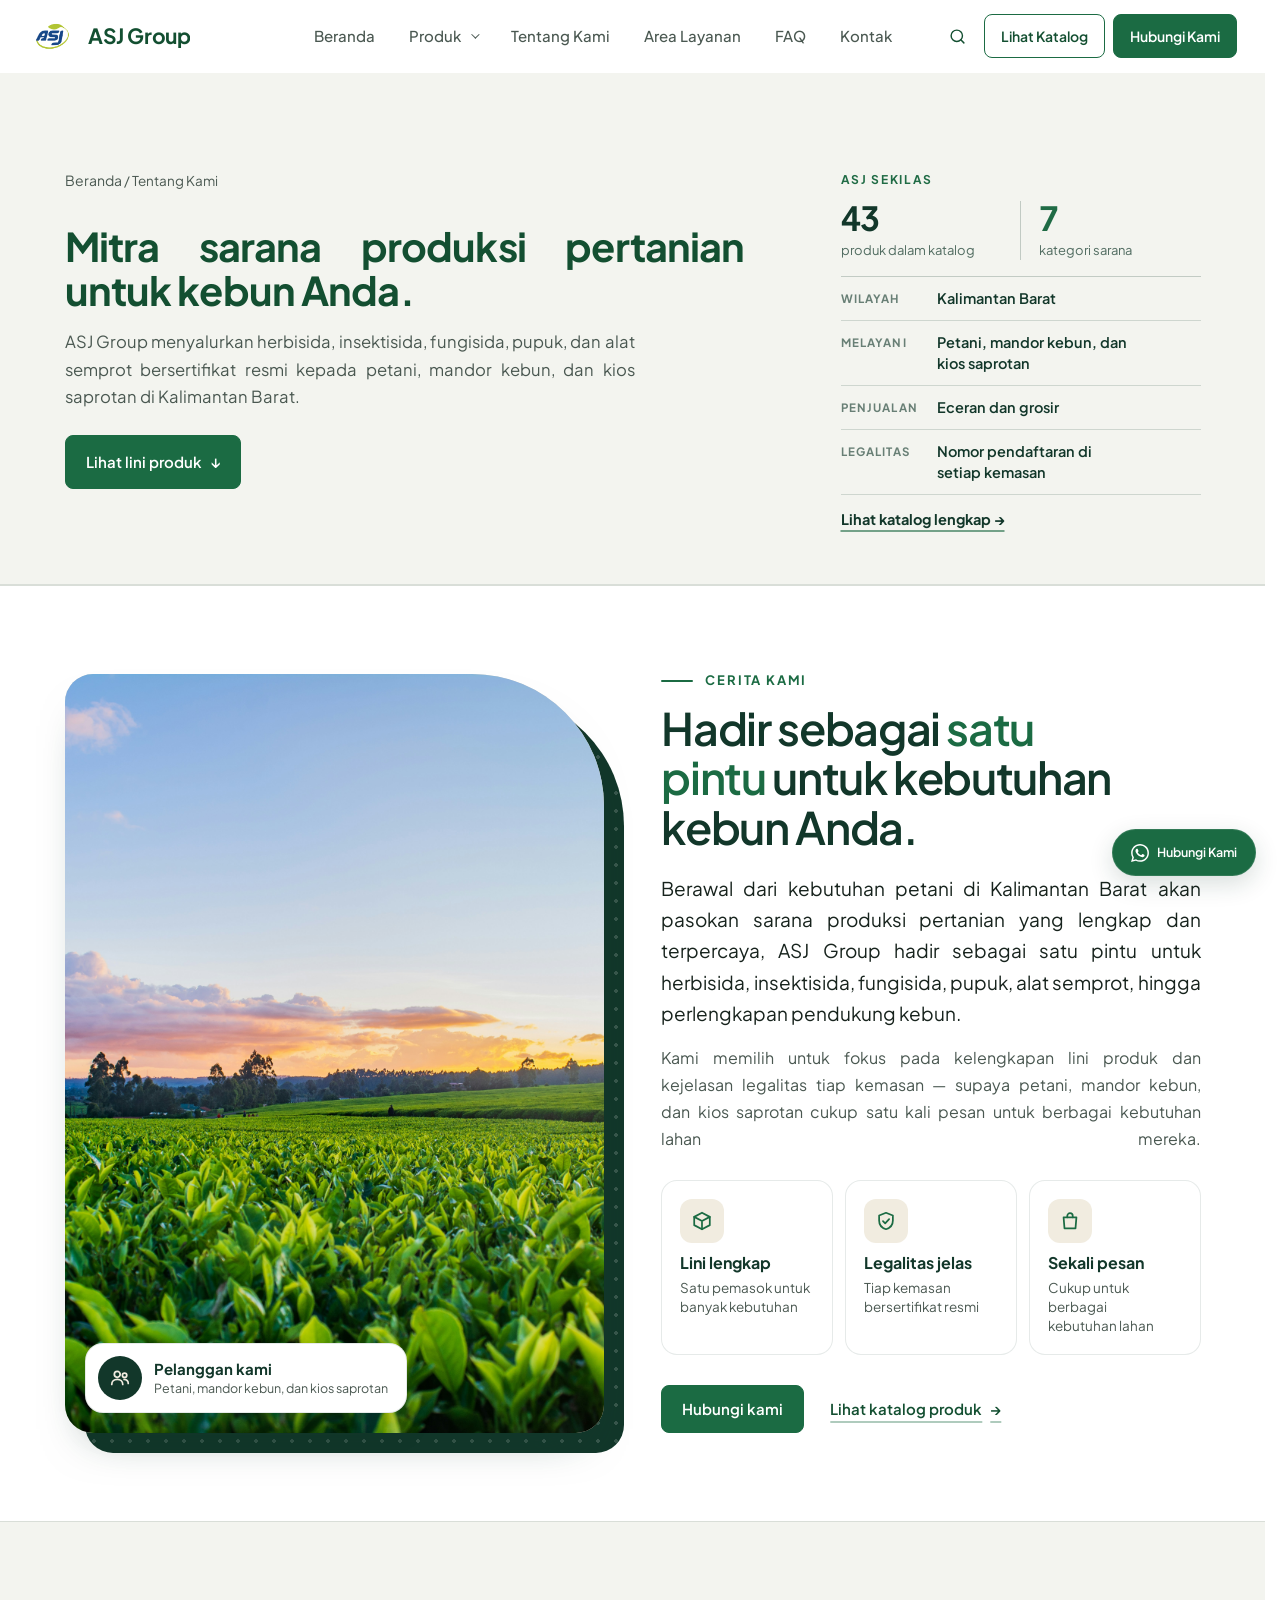
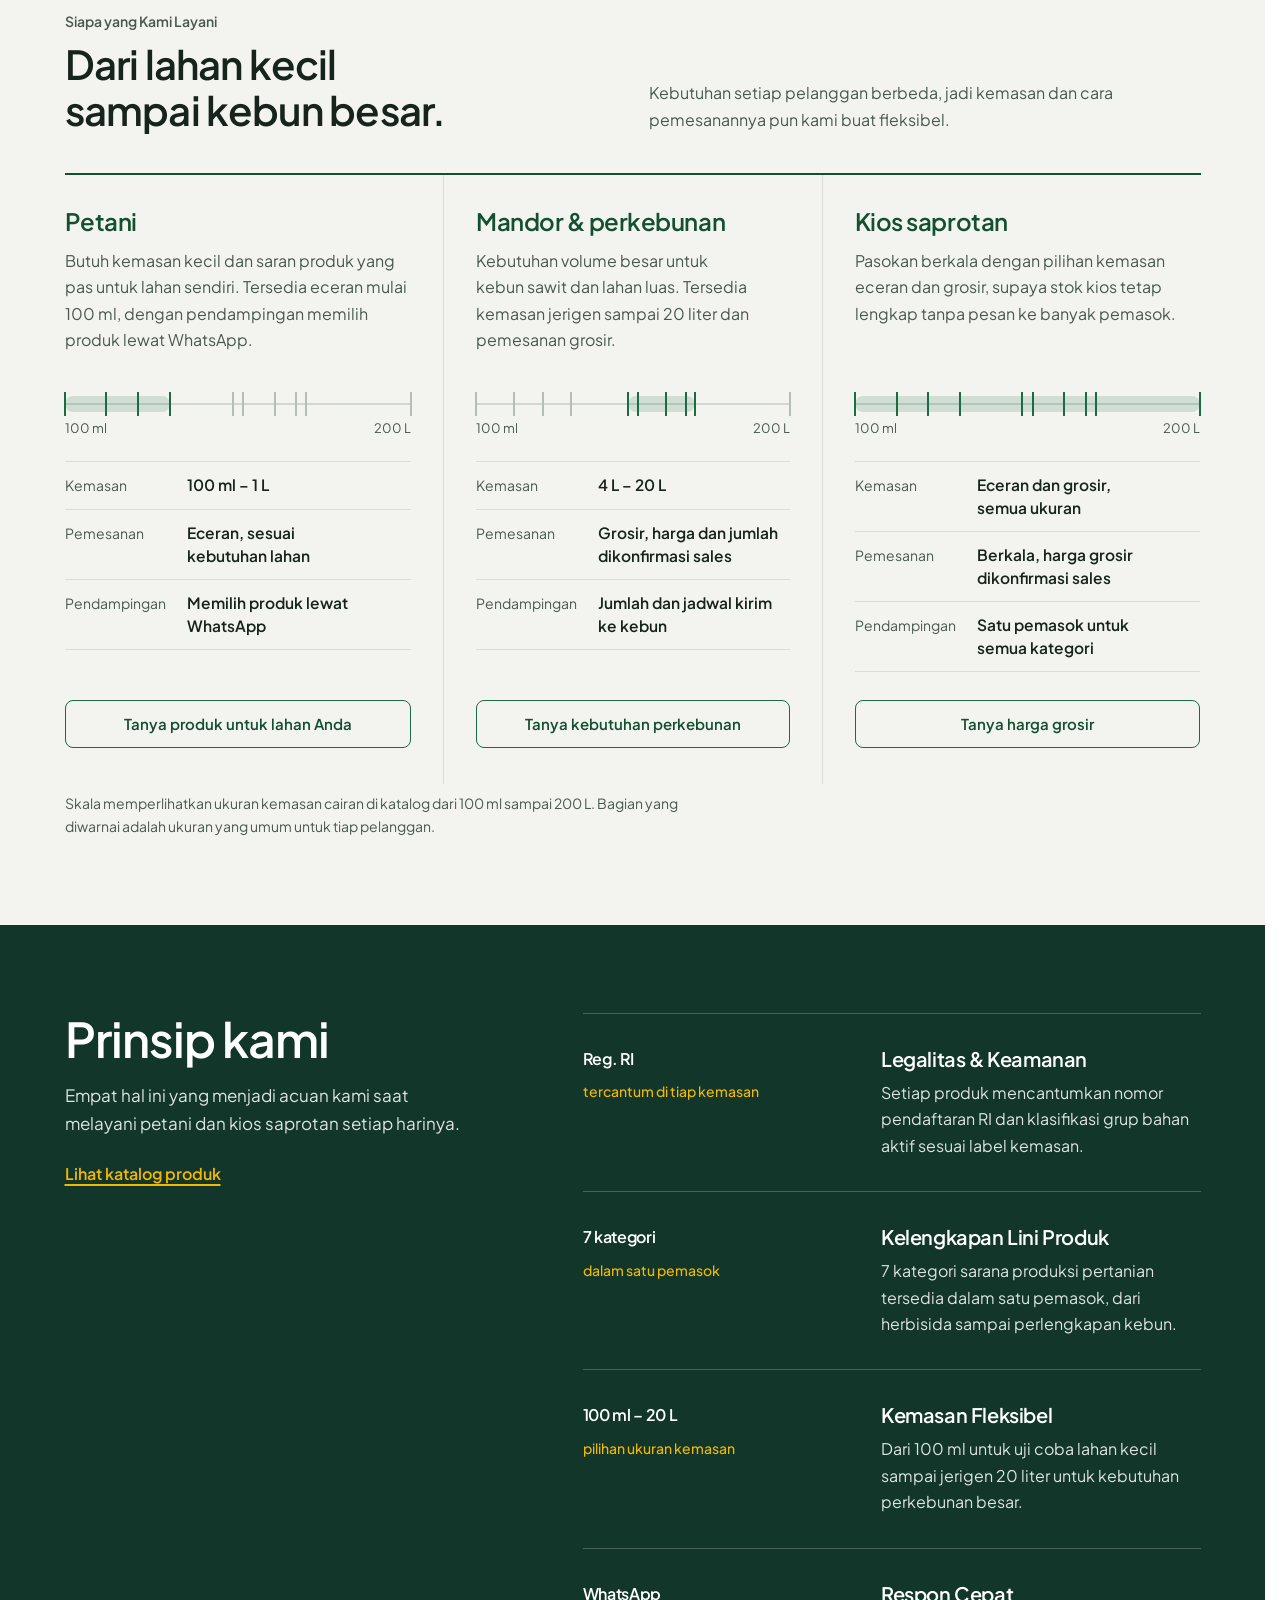
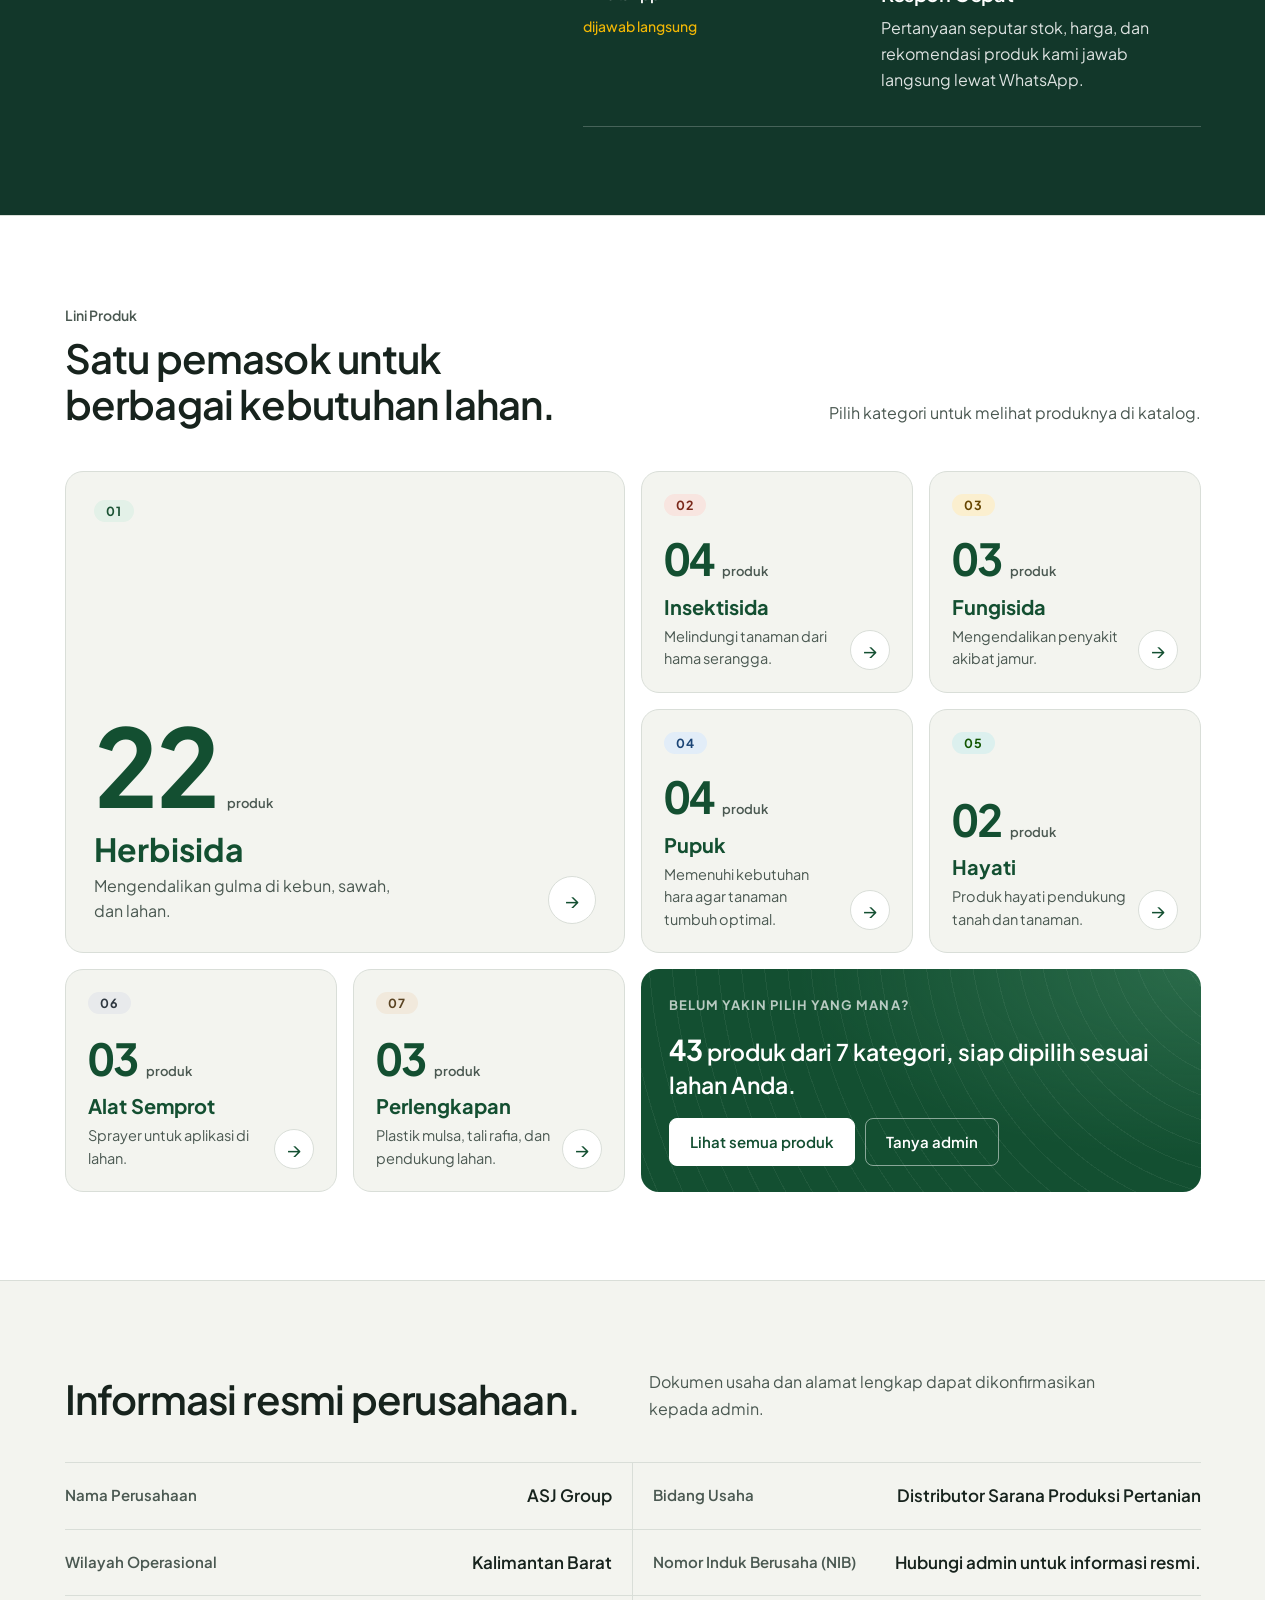
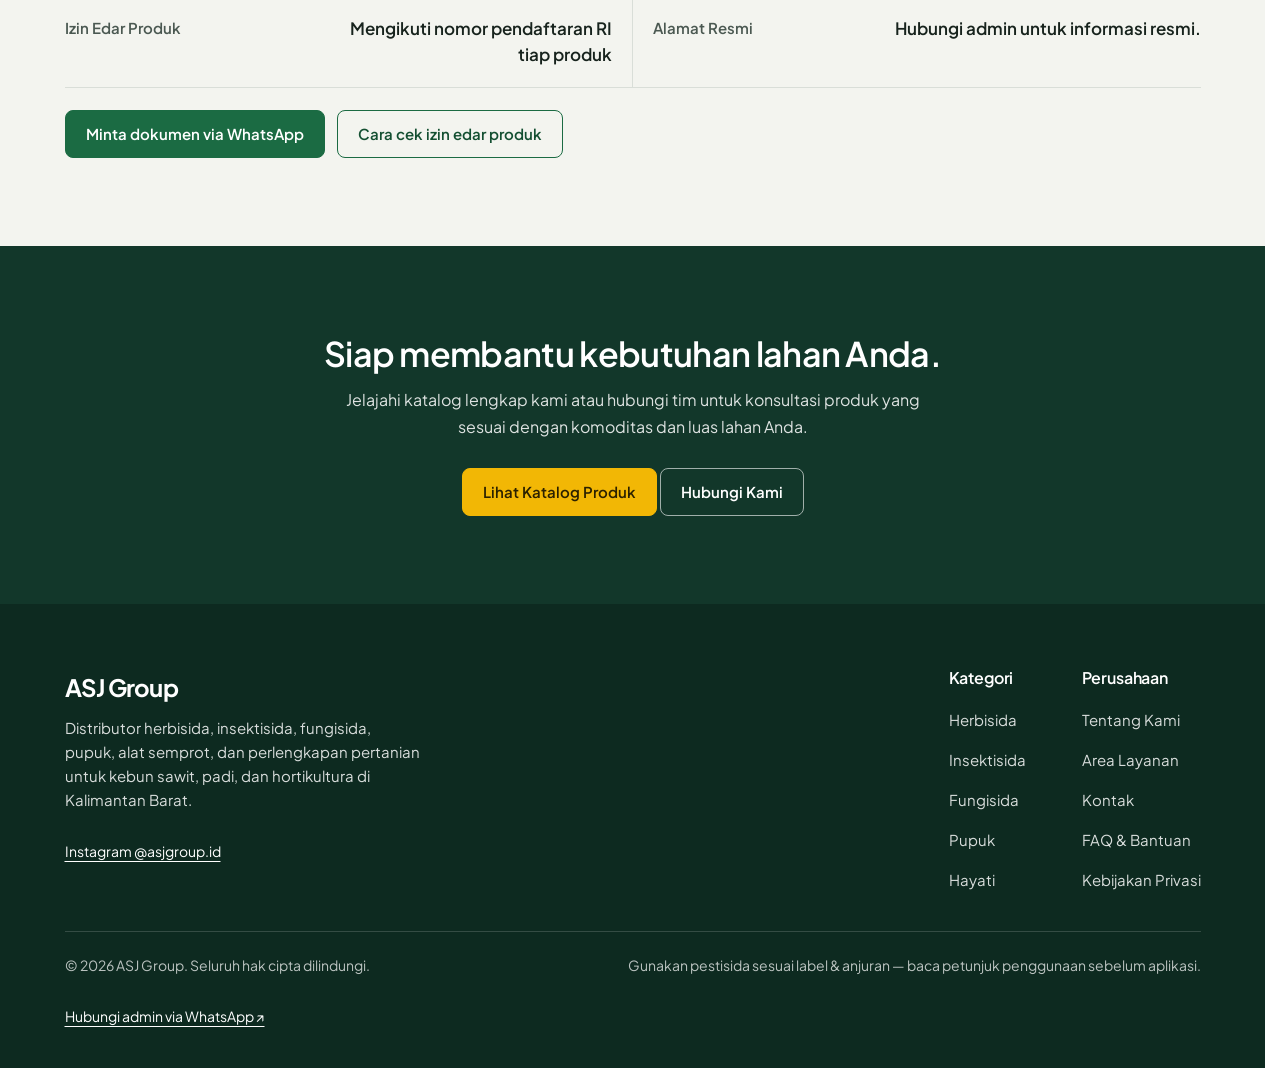
<file: tentang.html>
<!doctype html>

<html lang="id">
  <head>
    <meta charset="utf-8" />
    <meta content="width=device-width, initial-scale=1.0" name="viewport" />
    <title>Tentang Kami — ASJ Group</title>
    <meta
      content="Mengenal ASJ Group, distributor herbisida, insektisida, fungisida, pupuk, dan alat semprot untuk kebun sawit, padi, dan hortikultura di Kalimantan Barat."
      name="description"
    />
    <meta content="#12372a" name="theme-color" />
    <link
      href="https://www.agrosentosajaya.co.id/tentang.html"
      rel="canonical"
    />
    <link href="images/favicon.ico" rel="icon" />
    <meta content="website" property="og:type" />
    <meta content="id_ID" property="og:locale" />
    <meta content="Tentang Kami — ASJ Group" property="og:title" />
    <meta
      content="Mengenal ASJ Group, distributor herbisida, insektisida, fungisida, pupuk, dan alat semprot pertanian di Kalimantan Barat."
      property="og:description"
    />
    <meta
      content="https://www.agrosentosajaya.co.id/images/og-image.png"
      property="og:image"
    />
    <meta content="1200" property="og:image:width" />
    <meta content="630" property="og:image:height" />
    <meta
      content="https://www.agrosentosajaya.co.id/images/og-image.png"
      name="twitter:image"
    />
    <meta
      content="https://www.agrosentosajaya.co.id/tentang.html"
      property="og:url"
    />
    <script type="application/ld+json">
      {
        "@context": "https://schema.org",
        "@type": "Organization",
        "name": "ASJ Group",
        "legalName": "CV Agro Sentosa Jaya",
        "url": "https://www.agrosentosajaya.co.id/",
        "logo": "https://www.agrosentosajaya.co.id/images/Logo_ASJ_Group.png",
        "areaServed": "Kalimantan Barat",
        "sameAs": ["https://www.instagram.com/asjgroup.id/"]
      }
    </script>
    <meta content="summary_large_image" name="twitter:card" />
    <link rel="preconnect" href="https://fonts.googleapis.com" />
    <link rel="preconnect" href="https://fonts.gstatic.com" crossorigin />
    <link
      href="https://fonts.googleapis.com/css2?family=Plus+Jakarta+Sans:wght@300..800&display=swap"
      rel="stylesheet"
    />
    <link href="css/style.css?v=20261102" rel="stylesheet" />
    <link href="css/refinements.css?v=20261102" rel="stylesheet" />
    <link href="css/premium.css?v=20261102" rel="stylesheet" />
    <link href="css/ui-refresh.css?v=20261102" rel="stylesheet" />
    <link href="css/tambahan.css?v=20261102" rel="stylesheet" />
    <link href="css/lini-produk.css?v=20261102" rel="stylesheet" />
    <link rel="stylesheet" href="css/tipografi.css?v=20261102" />
    <style id="animasi-masuk">
      /* Animasi masuk ala halaman FAQ: hero berurutan saat halaman dibuka + muncul pelan saat di-scroll + garis progres.
       Sengaja tetap jalan walau perangkat memakai "kurangi animasi" (sama seperti FAQ). Pasangan: skrip animasi-masuk-js di akhir halaman. */
      :root {
        --ax-ease: cubic-bezier(0.22, 1, 0.36, 1);
      }
      @keyframes ax-rise {
        from {
          opacity: 0;
          transform: translateY(18px);
        }
        to {
          opacity: 1;
          transform: none;
        }
      }

      /* 1. Hero: masuk berurutan saat halaman dibuka */
      main .hero-copy > *,
      main .about-hero .wrap > *,
      main .service-hero .wrap > * {
        animation: ax-rise 0.8s var(--ax-ease) backwards !important;
      }
      main .hero-copy > :nth-child(1),
      main .about-hero .wrap > :nth-child(1),
      main .service-hero .wrap > :nth-child(1) {
        animation-delay: 0.05s !important;
      }
      main .hero-copy > :nth-child(2),
      main .about-hero .wrap > :nth-child(2),
      main .service-hero .wrap > :nth-child(2) {
        animation-delay: 0.13s !important;
      }
      main .hero-copy > :nth-child(3),
      main .about-hero .wrap > :nth-child(3),
      main .service-hero .wrap > :nth-child(3) {
        animation-delay: 0.22s !important;
      }
      main .hero-copy > :nth-child(4),
      main .about-hero .wrap > :nth-child(4),
      main .service-hero .wrap > :nth-child(4) {
        animation-delay: 0.3s !important;
      }
      main .hero-copy > :nth-child(5),
      main .about-hero .wrap > :nth-child(5),
      main .service-hero .wrap > :nth-child(5) {
        animation-delay: 0.38s !important;
      }
      main .hero-copy > :nth-child(n + 6),
      main .about-hero .wrap > :nth-child(n + 6),
      main .service-hero .wrap > :nth-child(n + 6) {
        animation-delay: 0.46s !important;
      }

      /* 2. Muncul pelan saat di-scroll (kelas dipasang JS; dilepas lagi setelah selesai) */
      html.ax-js .ax-rv {
        opacity: 0 !important;
        transform: translateY(24px) !important;
        transition:
          opacity 0.7s ease var(--ax-d, 0ms),
          transform 0.85s var(--ax-ease) var(--ax-d, 0ms) !important;
      }
      html.ax-js .ax-rv.ax-in {
        opacity: 1 !important;
        transform: none !important;
      }

      /* 3. Garis progres scroll di paling atas layar */
      .ax-progress {
        position: fixed;
        top: 0;
        left: 0;
        right: 0;
        height: 3px;
        z-index: 3000;
        background: var(--brand, #1f6b45);
        transform: scaleX(0);
        transform-origin: left center;
        pointer-events: none;
        will-change: transform;
      }

      /* Opsional: kalau ingin menghormati "kurangi animasi", ubah HORMATI_KURANGI_ANIMASI di skrip jadi true */
      html.ax-calm main .hero-copy > *,
      html.ax-calm main .about-hero .wrap > *,
      html.ax-calm main .service-hero .wrap > * {
        animation: none !important;
      }
      @media print {
        html.ax-js .ax-rv,
        html.ax-js .ax-rv.ax-in {
          opacity: 1 !important;
          transform: none !important;
          transition: none !important;
        }
        .ax-progress {
          display: none;
        }
      }
    </style>
    <script type="application/ld+json">
      {
        "@context": "https://schema.org",
        "@type": "BreadcrumbList",
        "itemListElement": [
          {
            "@type": "ListItem",
            "position": 1,
            "name": "Beranda",
            "item": "https://www.agrosentosajaya.co.id/"
          },
          {
            "@type": "ListItem",
            "position": 2,
            "name": "Tentang Kami",
            "item": "https://www.agrosentosajaya.co.id/tentang.html"
          }
        ]
      }
    </script>
    <script id="animasi-boot">
      /* Sembunyikan isi section setelah hero sejak frame pertama; dibuka lagi oleh skrip animasi di akhir halaman (pengaman: otomatis terbuka setelah 2,5 detik) */
      document.documentElement.classList.add("ax-boot");
      setTimeout(function () {
        document.documentElement.classList.remove("ax-boot");
      }, 2500);
    </script>
    <style id="animasi-section-kedua">
      /* Section kedua (dan blok lain yang sudah terlihat saat halaman dibuka) ikut masuk berurutan setelah hero.
         Kelas dipasang skrip animasi-section-kedua dan dilepas lagi setelah selesai. */
      main .ax-s2 {
        animation: ax-rise 0.8s var(--ax-ease) var(--s2-d, 0.55s) backwards !important;
      }
      html.ax-calm main .ax-s2 {
        animation: none !important;
      }
      @media print {
        main .ax-s2 {
          animation: none !important;
        }
      }
      html.ax-js .ax-rv.ax-nt {
        transition: none !important;
      }
      html.ax-boot main > :not(:first-child) > * {
        opacity: 0;
      }
      @media print {
        html.ax-boot main > :not(:first-child) > * {
          opacity: 1;
        }
      }
    </style>
    <style id="perbaikan-css">
      /* ==========================================================================
   perbaikan.css — dimuat PALING AKHIR di semua halaman.
   Isi: (A) animasi yang hilang, (B) lapisan responsif HP / tablet / iPad.
   ========================================================================== */

      /* ---------- A1. Angka kategori & lini produk (24, 04, 03, dst) ---------- */
      .cat-count,
      .line-count {
        font-variant-numeric: tabular-nums;
        display: inline-block;
      }
      .cat-item:hover .cat-count,
      .line-card:hover .line-count {
        transform: translateY(-2px);
      }
      .cat-count,
      .line-count {
        transition: transform 0.35s cubic-bezier(0.22, 1, 0.36, 1);
      }

      /* ---------- A2. Search bar FAQ ---------- */
      @keyframes pb-ring {
        from {
          outline-color: rgba(31, 107, 69, 0.45);
          outline-offset: 0;
        }
        to {
          outline-color: rgba(31, 107, 69, 0);
          outline-offset: 12px;
        }
      }
      @keyframes pb-icon-pop {
        0% {
          transform: scale(1) rotate(0);
        }
        45% {
          transform: scale(1.28) rotate(-12deg);
        }
        100% {
          transform: scale(1.14) rotate(-6deg);
        }
      }
      /* masuk berurutan + denyut cincin sekali; tetap jalan walau perangkat "kurangi animasi" */
      html body[data-page="faq"] .help-hero .help-search {
        outline: 2px solid transparent;
        animation:
          kp-rise 0.8s var(--kp-ease, cubic-bezier(0.22, 1, 0.36, 1)) 0.36s
            backwards,
          pb-ring 1.4s ease-out 1.25s 1 both !important;
        transition:
          border-color 0.25s ease,
          box-shadow 0.3s ease,
          transform 0.35s var(--kp-ease, cubic-bezier(0.22, 1, 0.36, 1)) !important;
      }
      html body[data-page="faq"] .help-hero .help-search-label {
        animation: kp-rise 0.8s var(--kp-ease, cubic-bezier(0.22, 1, 0.36, 1))
          0.3s backwards !important;
      }
      html body[data-page="faq"] .help-hero .help-search:focus-within {
        transform: translateY(-2px);
      }
      /* ikon cari (sekarang <button>, bukan <span>) ikut bergerak saat kolom diklik */
      html body[data-page="faq"] .help-hero .help-search .hx-ico-btn .i-search {
        transition:
          transform 0.4s var(--kp-ease, cubic-bezier(0.22, 1, 0.36, 1)),
          color 0.3s ease !important;
      }
      html
        body[data-page="faq"]
        .help-hero
        .help-search:focus-within
        .hx-ico-btn
        .i-search {
        animation: pb-icon-pop 0.45s
          var(--kp-ease, cubic-bezier(0.22, 1, 0.36, 1)) forwards !important;
      }
      html body[data-page="faq"] .help-hero .help-search input::placeholder {
        transition:
          opacity 0.3s ease,
          transform 0.3s ease !important;
      }
      html
        body[data-page="faq"]
        .help-hero
        .help-search:focus-within
        input::placeholder {
        opacity: 0.35;
        transform: translateX(6px);
      }
      /* tombol "Cari" menjawab sentuhan */
      html body[data-page="faq"] .help-hero .help-search .hx-go {
        transition:
          background-color 0.25s ease,
          transform 0.25s ease,
          box-shadow 0.25s ease !important;
      }
      html body[data-page="faq"] .help-hero .help-search .hx-go:hover {
        box-shadow: 0 8px 18px -8px rgba(18, 55, 42, 0.6);
        transform: translateY(-1px);
      }
      @media (prefers-reduced-motion: reduce) {
        html body[data-page="faq"] .help-hero .help-search,
        html body[data-page="faq"] .help-hero .help-search-label,
        html
          body[data-page="faq"]
          .help-hero
          .help-search
          .hx-ico-btn
          .i-search,
        html body[data-page="faq"] .help-hero .help-search .hx-go {
          animation-duration: 0.8s !important;
        }
      }

      /* ---------- B. RESPONSIF ---------- */
      html {
        -webkit-text-size-adjust: 100%;
        text-size-adjust: 100%;
      }
      html,
      body {
        max-width: 100%;
        overflow-x: clip;
      }
      *,
      *::before,
      *::after {
        box-sizing: border-box;
      }
      img,
      video,
      canvas,
      iframe,
      embed,
      object {
        max-width: 100%;
      }
      img,
      video {
        height: auto;
      }
      /* gambar yang diberi tinggi tetap oleh kelas komponen tetap boleh dipangkas */
      img[class*="photo"],
      img[class*="cover"],
      .asj-story-photo img,
      .lot img,
      .line-card img {
        height: 100%;
      }
      h1,
      h2,
      h3,
      h4,
      p,
      li,
      a,
      label,
      small,
      strong,
      span {
        overflow-wrap: break-word;
      }
      /* anak grid/flex boleh menyusut (kunci supaya tidak melebar keluar layar) */
      .wrap > *,
      .hx-grid > *,
      .hero-grid > *,
      .asj-story > *,
      .branch-explorer > *,
      .contact-grid > *,
      .help-layout > *,
      .order-layout > *,
      .principles-layout > *,
      .teaser-split > *,
      .footer-cols > *,
      .line-grid > *,
      .lot-grid > *,
      .testi-grid > *,
      .pick-grid > *,
      .related-grid > * {
        min-width: 0;
      }
      table {
        max-width: 100%;
      }
      .table-wrap,
      .table-scroll {
        overflow-x: auto;
        -webkit-overflow-scrolling: touch;
      }
      /* tombol & sentuhan */
      @media (hover: none) and (pointer: coarse) {
        .btn,
        button,
        .nav-search-btn,
        .menu-toggle,
        .drawer-close {
          min-height: 44px;
        }
        input,
        select,
        textarea {
          font-size: max(
            16px,
            1em
          ); /* cegah iOS memperbesar layar saat kolom diklik */
        }
      }
      /* elemen melayang: hormati poni / bar bawah iPhone & iPad */
      .wa-float,
      [class*="wa-float"],
      [class*="whatsapp-float"],
      .a11y-fab,
      [class*="a11y-btn"] {
        max-width: calc(100vw - 24px);
      }

      /* ----- Tablet & iPad (≤ 1024px) ----- */
      @media (max-width: 1024px) {
        .wrap {
          max-width: 100%;
          padding-inline: max(20px, env(safe-area-inset-left, 0px))
            max(20px, env(safe-area-inset-right, 0px));
        }
        .header-row {
          gap: 10px;
          min-width: 0;
        }
        .lot-grid,
        .line-grid {
          grid-template-columns: repeat(
            auto-fill,
            minmax(min(100%, 240px), 1fr)
          );
        }
        .testi-grid,
        .pick-grid,
        .related-grid {
          grid-template-columns: repeat(
            auto-fit,
            minmax(min(100%, 260px), 1fr)
          );
        }
        .footer-cols {
          grid-template-columns: repeat(2, minmax(0, 1fr));
        }
        .hero-actions .btn,
        .cta-band-actions .btn {
          min-width: 0;
        }
      }

      /* ----- Tablet portrait & HP besar (≤ 900px): satu kolom ----- */
      @media (max-width: 900px) {
        .hero-grid,
        .hx-grid,
        .asj-story,
        .help-layout,
        .contact-grid,
        .order-layout,
        .principles-layout,
        .teaser-split,
        .about-story-band .wrap,
        .branch-explorer {
          grid-template-columns: minmax(0, 1fr) !important;
        }
        .help-layout > .help-sidebar,
        .help-sidebar {
          position: static;
          width: 100%;
        }
        .section-head {
          flex-direction: column;
          align-items: flex-start;
          gap: 10px;
        }
        .section-head > p {
          max-width: 100%;
        }
        .cta-band-actions {
          flex-wrap: wrap;
        }
        /* strip kategori: bisa digeser samping, tidak menumpuk berantakan */
        .cat-list {
          display: flex;
          flex-wrap: nowrap;
          gap: 10px;
          overflow-x: auto;
          -webkit-overflow-scrolling: touch;
          scroll-snap-type: x proximity;
          padding-bottom: 6px;
        }
        .cat-list .cat-item {
          flex: 0 0 auto;
          scroll-snap-align: start;
        }
        .map-stage {
          width: 100%;
          max-width: 100%;
        }
      }

      /* ----- HP (≤ 560px) ----- */
      @media (max-width: 560px) {
        .wrap {
          padding-inline: max(16px, env(safe-area-inset-left, 0px))
            max(16px, env(safe-area-inset-right, 0px));
        }
        .lot-grid,
        .line-grid,
        .testi-grid,
        .pick-grid,
        .related-grid {
          grid-template-columns: minmax(0, 1fr);
        }
        .footer-cols {
          grid-template-columns: minmax(0, 1fr);
        }
        .hero-actions,
        .cta-band-actions,
        .ticket-actions {
          flex-direction: column;
          align-items: stretch;
        }
        .hero-actions .btn,
        .cta-band-actions .btn,
        .ticket-actions .btn {
          width: 100%;
          justify-content: center;
        }
        h1 {
          font-size: clamp(1.6rem, 7.4vw, 2.2rem);
          line-height: 1.15;
        }
        h2 {
          font-size: clamp(1.35rem, 6vw, 1.8rem);
          line-height: 1.2;
        }
        .legal-row,
        .footer-row {
          flex-direction: column;
          align-items: flex-start;
          gap: 8px;
        }
      }

      /* ----- Layar sangat kecil (≤ 360px) ----- */
      @media (max-width: 360px) {
        .wrap {
          padding-inline: 14px;
        }
        .btn {
          padding-inline: 14px;
        }
      }

      /* ----- HP/tablet posisi landscape: jangan paksa tinggi layar penuh ----- */
      @media (max-height: 520px) and (orientation: landscape) {
        .hero,
        #beranda,
        .service-hero,
        .help-hero {
          min-height: 0 !important;
        }
      }

      /* FAQ: angka besar di "anatomi label" tidak boleh memaksa satu baris di HP */
      @media (max-width: 560px) {
        html body[data-page="faq"] .anatomy-part strong {
          white-space: normal !important;
          font-size: clamp(26px, 9vw, 40px) !important;
        }
      }

      /* ======================================================================
   Produk: kolom cari, filter (Kategori / Tanaman), tag aktif, rekomendasi
   ====================================================================== */
      @keyframes pb-rise {
        from {
          opacity: 0;
          transform: translateY(18px);
        }
        to {
          opacity: 1;
          transform: none;
        }
      }
      @keyframes pb-pop {
        0% {
          opacity: 0;
          transform: scale(0.6);
        }
        60% {
          opacity: 1;
          transform: scale(1.12);
        }
        100% {
          transform: scale(1);
        }
      }
      @keyframes pb-panel {
        from {
          opacity: 0;
          transform: translateY(-10px) scale(0.97);
        }
        to {
          opacity: 1;
          transform: none;
        }
      }
      @keyframes pb-ring-soft {
        from {
          outline-color: rgba(27, 107, 67, 0.4);
          outline-offset: 0;
        }
        to {
          outline-color: rgba(27, 107, 67, 0);
          outline-offset: 12px;
        }
      }
      @keyframes pb-icon-nudge {
        0% {
          transform: scale(1) rotate(0);
        }
        50% {
          transform: scale(1.25) rotate(-12deg);
        }
        100% {
          transform: scale(1.12) rotate(-6deg);
        }
      }

      /* kolom cari: naik sedikit + cincin + ikon bergerak saat diklik */
      .search-input-wrap {
        outline: 2px solid transparent;
        transition:
          transform 0.35s cubic-bezier(0.22, 1, 0.36, 1),
          box-shadow 0.3s ease,
          border-color 0.25s ease;
      }
      .search-input-wrap:focus-within {
        transform: translateY(-2px);
        animation: pb-ring-soft 0.9s ease-out 1 both;
      }
      .search-input-wrap .search-icon {
        transition:
          transform 0.4s cubic-bezier(0.22, 1, 0.36, 1),
          color 0.3s ease;
      }
      .search-input-wrap:focus-within .search-icon {
        animation: pb-icon-nudge 0.45s cubic-bezier(0.22, 1, 0.36, 1) forwards;
        color: var(--brand, #1b6b43);
      }
      .search-input-wrap input::placeholder {
        transition:
          opacity 0.3s ease,
          transform 0.3s ease;
      }
      .search-input-wrap:focus-within input::placeholder {
        opacity: 0.35;
        transform: translateX(6px);
      }

      /* tombol filter */
      .filter-dropdown-btn {
        transition:
          transform 0.25s cubic-bezier(0.22, 1, 0.36, 1),
          box-shadow 0.25s ease,
          border-color 0.25s ease,
          background-color 0.25s ease;
      }
      @media (hover: hover) and (pointer: fine) {
        .filter-dropdown-btn:hover {
          transform: translateY(-2px);
          box-shadow: 0 10px 20px -12px rgba(18, 55, 42, 0.5);
        }
      }
      .filter-dropdown-btn:active {
        transform: scale(0.97);
      }
      .filter-dropdown-btn[aria-expanded="true"] {
        box-shadow: 0 0 0 3px rgba(27, 107, 67, 0.18);
      }
      /* panel terbuka: turun halus, pilihan (Herbisida, Insektisida, dst) masuk satu-satu */
      .filter-dropdown-panel:not([hidden]) {
        transform-origin: top left;
        animation: pb-panel 0.3s cubic-bezier(0.22, 1, 0.36, 1);
      }
      .filter-dropdown-panel:not([hidden]) .filter-check {
        animation: pb-rise 0.4s cubic-bezier(0.22, 1, 0.36, 1) backwards;
      }
      .filter-dropdown-panel:not([hidden]) .filter-check:nth-child(1) {
        animation-delay: 0.04s;
      }
      .filter-dropdown-panel:not([hidden]) .filter-check:nth-child(2) {
        animation-delay: 0.08s;
      }
      .filter-dropdown-panel:not([hidden]) .filter-check:nth-child(3) {
        animation-delay: 0.12s;
      }
      .filter-dropdown-panel:not([hidden]) .filter-check:nth-child(4) {
        animation-delay: 0.16s;
      }
      .filter-dropdown-panel:not([hidden]) .filter-check:nth-child(5) {
        animation-delay: 0.2s;
      }
      .filter-dropdown-panel:not([hidden]) .filter-check:nth-child(6) {
        animation-delay: 0.24s;
      }
      .filter-dropdown-panel:not([hidden]) .filter-check:nth-child(n + 7) {
        animation-delay: 0.28s;
      }
      .filter-check {
        transition: transform 0.2s ease;
      }
      @media (hover: hover) and (pointer: fine) {
        .filter-check:hover {
          transform: translateX(3px);
        }
      }
      .filter-check input:checked + span {
        animation: pb-pop 0.3s cubic-bezier(0.22, 1, 0.36, 1);
      }
      /* angka jumlah filter + tag filter aktif muncul dengan efek pop */
      .filter-dropdown-count:not([hidden]) {
        animation: pb-pop 0.35s cubic-bezier(0.22, 1, 0.36, 1);
      }
      .active-filter-tags > * {
        animation: pb-pop 0.35s cubic-bezier(0.22, 1, 0.36, 1) backwards;
      }
      .saring-reset {
        transition: transform 0.2s ease;
      }
      .saring-reset:active {
        transform: scale(0.95);
      }

      /* "Rekomendasi unggulan" & "Baru dilihat": muncul halus setiap kali dibuka */
      #ppBand:not([hidden]),
      #recentlyViewed:not([hidden]) {
        animation: pb-rise 0.7s cubic-bezier(0.22, 1, 0.36, 1) backwards;
      }

      /* Beranda: foto "Tentang Kami" */
      .asj-about .asj-story-photo img {
        transition: transform 0.9s cubic-bezier(0.22, 1, 0.36, 1);
      }
      @media (hover: hover) and (pointer: fine) {
        .asj-about .asj-story-media:hover .asj-story-photo img {
          transform: scale(1.04);
        }
      }

      /* Kontrol katalog (chip kategori, Tanaman, Urutkan): sentuhan & hover bergerak halus */
      #katalog button,
      #katalog select {
        transition:
          transform 0.25s cubic-bezier(0.22, 1, 0.36, 1),
          box-shadow 0.25s ease,
          background-color 0.25s ease,
          border-color 0.25s ease,
          color 0.25s ease;
      }
      @media (hover: hover) and (pointer: fine) {
        #katalog .pp-controls button:hover,
        #katalog .pp-controls select:hover {
          transform: translateY(-2px);
          box-shadow: 0 10px 20px -12px rgba(18, 55, 42, 0.5);
        }
      }
      #katalog .pp-controls button:active {
        transform: scale(0.96);
      }
      #katalog .pp-controls select:focus {
        animation: pb-ring-soft 0.9s ease-out 1 both;
      }
    </style>
    <style id="ritme-section">
      /* Ritme vertikal: SETIAP section punya jarak atas = jarak bawah, dan nilainya sama di semua section & halaman.
         Ubah satu angka --sec-y di bawah ini untuk mengatur seluruh situs. */
      :root {
        --sec-y: clamp(48px, 7vw, 96px);
        --sec-y-slim: calc(
          var(--sec-y) * 0.6
        ); /* pita tipis (strip kategori, jam layanan): tetap simetris atas-bawah */
      }
      html body main > section:not(#_),
      html body main > .about-hero:not(#_),
      html body main > .cat-strip:not(#_) {
        padding-block: var(--sec-y) !important;
        margin-block: 0 !important;
      }
      html body main > .cat-strip:not(#_),
      html body main > section#jam-layanan-band:not(#_) {
        padding-block: var(--sec-y-slim) !important;
      }
      /* pembungkus isi tidak boleh menambah jarak sendiri */
      html body main > section:not(#_) > .wrap:not(#_),
      html body main > .about-hero:not(#_) > .wrap:not(#_),
      html body main > .cat-strip:not(#_) > .wrap:not(#_) {
        padding-block: 0 !important;
        margin-block: 0 !important;
      }
      /* elemen pertama/terakhir tidak membawa margin sisa, supaya atas dan bawah benar-benar sama */
      html body main > section:not(#_) > .wrap > :first-child:not(#_),
      html body main > .about-hero:not(#_) > .wrap > :first-child:not(#_),
      html body main > .cat-strip:not(#_) > .wrap > :first-child:not(#_) {
        margin-top: 0 !important;
      }
      html body main > section:not(#_) > .wrap > :last-child:not(#_),
      html
        body
        main
        > section:not(#_)
        > .wrap
        > :last-child
        > :last-child:not(#_),
      html body main > .about-hero:not(#_) > .wrap > :last-child:not(#_),
      html
        body
        main
        > .about-hero:not(#_)
        > .wrap
        > :last-child
        > :last-child:not(#_),
      html body main > .cat-strip:not(#_) > .wrap > :last-child:not(#_) {
        margin-bottom: 0 !important;
      }
    </style>
    <style id="navbar-pemisah">
      /* Navbar: di paling atas bersih (menyatu dengan hero); setelah di-scroll muncul garis tipis + bayangan lembut agar batasnya jelas di section berlatar putih. */
      html body .site-header {
        border-bottom: 1px solid transparent !important;
        transition:
          box-shadow 0.4s ease,
          border-color 0.4s ease,
          background-color 0.4s ease !important;
      }
      html body .site-header.nav-pemisah {
        background-color: rgba(255, 255, 255, 0.97) !important;
        border-bottom-color: rgba(31, 107, 69, 0.16) !important;
        box-shadow:
          0 10px 28px -18px rgba(18, 55, 42, 0.38),
          0 2px 6px -3px rgba(18, 55, 42, 0.12) !important;
      }
      @media print {
        html body .site-header,
        html body .site-header.nav-pemisah {
          box-shadow: none !important;
          border-bottom-color: transparent !important;
        }
      }
    </style>
    <style id="hero-seragam">
      /* =====================================================================
         SECTION 1 (HERO): SATU BLOK YANG SAMA DI SEMUA HALAMAN
         Patokan tinggi: halaman Produk (520px di layar lebar).
         Urutan dan posisi isi selalu sama:
           breadcrumb > judul (2 baris) > subjudul (3 baris) > satu aksi
         Judul, subjudul, dan aksi punya slot tetap, jadi tiap elemen jatuh
         di titik yang sama walau teksnya lebih pendek atau lebih panjang.
         Blok ini identik di 7 halaman. Ubah angka di :root untuk mengatur
         semuanya sekaligus.
         ===================================================================== */
      :root {
        --hero-h: clamp(440px, 40vw, 520px);
        --hero-pt: clamp(44px, 4.5vw, 64px);
        --hero-pb: clamp(40px, 4vw, 56px);
        --hero-slot: 54px;
        --hero-gap: 28px;
      }
      @media (max-width: 960px) {
        :root {
          --hero-h: 470px;
          --hero-pt: 44px;
          --hero-pb: 40px;
        }
      }
      @media (max-width: 720px) {
        :root {
          --hero-h: 520px;
          --hero-pt: 40px;
          --hero-pb: 36px;
          --hero-gap: 24px;
        }
      }

      /* kotak hero */
      html
        body
        main
        > :is(.about-hero, .service-hero, .help-hero):not(#_):not(#__) {
        display: block !important;
        box-sizing: border-box !important;
        height: var(--hero-h) !important;
        min-height: var(--hero-h) !important;
        margin-block: 0 !important;
        padding-block: var(--hero-pt) var(--hero-pb) !important;
      }
      @media (max-width: 720px) {
        html
          body
          main
          > :is(.about-hero, .service-hero, .help-hero):not(#_):not(#__) {
          height: auto !important;
        }
      }
      /* pembungkus isi: satu kolom, tanpa jarak atau tinggi tambahan */
      html
        body
        main
        > :is(.about-hero, .service-hero, .help-hero):not(#_):not(#__)
        > .wrap {
        display: block !important;
        height: auto !important;
        min-height: 0 !important;
        margin-block: 0 !important;
        padding-block: 0 !important;
      }

      /* 1. breadcrumb */
      html
        body
        main
        > :is(.about-hero, .service-hero, .help-hero):not(#_):not(#__)
        .breadcrumb {
        display: block !important;
        margin: 0 0 clamp(20px, 3vw, 32px) !important;
        font-size: 13.5px !important;
        line-height: 1.55 !important;
      }

      /* 2. judul: slot dua baris, satu gaya, tanpa aksen kata */
      html
        body
        main
        > :is(.about-hero, .service-hero, .help-hero):not(#_):not(#__)
        h1 {
        box-sizing: content-box !important;
        min-height: calc(2 * 1.06em) !important;
        margin: 0 0 clamp(14px, 1.8vw, 20px) !important;
        font-size: clamp(32px, 4.2vw, 54px) !important;
        font-weight: 700 !important;
        line-height: 1.06 !important;
        letter-spacing: -0.025em !important;
        text-wrap: balance;
      }
      html
        body
        main
        > :is(.about-hero, .service-hero, .help-hero):not(#_):not(#__)
        h1
        span,
      html
        body
        main
        > :is(.about-hero, .service-hero, .help-hero):not(#_):not(#__)
        h1
        em {
        display: inline !important;
        font: inherit !important;
        letter-spacing: inherit !important;
        color: inherit !important;
        background: none !important;
      }
      html
        body
        main
        > :is(.about-hero, .service-hero, .help-hero):not(#_):not(#__)
        h1
        span::after,
      html
        body
        main
        > :is(.about-hero, .service-hero, .help-hero):not(#_):not(#__)
        h1
        em::after {
        display: none !important;
      }

      /* 3. subjudul: slot tiga baris */
      html
        body
        main
        > :is(.about-hero, .service-hero, .help-hero):not(#_):not(#__)
        > .wrap
        > p {
        max-width: 56ch !important;
        min-height: calc(3 * 1.65em) !important;
        margin: 0 !important;
        font-size: clamp(16px, 1.3vw, 18px) !important;
        line-height: 1.65 !important;
      }
      @media (max-width: 720px) {
        html
          body
          main
          > :is(.about-hero, .service-hero, .help-hero):not(#_):not(#__)
          h1 {
          min-height: calc(3 * 1.06em) !important;
          font-size: 27px !important;
        }
        html
          body
          main
          > :is(.about-hero, .service-hero, .help-hero):not(#_):not(#__)
          > .wrap
          > p {
          min-height: calc(5 * 1.6em) !important;
          font-size: 15px !important;
          line-height: 1.6 !important;
        }
      }

      /* 4. aksi: tombol, langkah, atau kolom cari. Semuanya mulai di titik
            yang sama dan memakai tinggi slot yang sama. */
      html
        body
        main
        > :is(.about-hero, .service-hero, .help-hero):not(#_):not(#__)
        > .wrap
        > .btn {
        display: flex !important;
        align-items: center !important;
        justify-content: center !important;
        gap: 8px !important;
        box-sizing: border-box !important;
        width: fit-content !important;
        min-height: var(--hero-slot) !important;
        margin: var(--hero-gap) 0 0 !important;
      }
      html
        body
        main
        > :is(.about-hero, .service-hero, .help-hero):not(#_):not(#__)
        > .wrap
        > .help-search {
        box-sizing: border-box !important;
        height: var(--hero-slot) !important;
        max-width: 480px !important;
        margin: var(--hero-gap) 0 0 !important;
        padding: 4px 4px 4px 10px !important;
      }
      html
        body
        main
        > :is(.about-hero, .service-hero, .help-hero):not(#_):not(#__)
        .help-search
        .hx-ico-btn {
        width: 34px !important;
        height: 34px !important;
      }
      html
        body
        main
        > :is(.about-hero, .service-hero, .help-hero):not(#_):not(#__)
        .help-search
        input {
        height: 44px !important;
        font-size: 16px !important;
      }
      html
        body
        main
        > :is(.about-hero, .service-hero, .help-hero):not(#_):not(#__)
        .help-search
        .hx-go {
        height: 44px !important;
        padding: 0 22px !important;
        font-size: 15px !important;
      }
      /* label kolom cari tetap ada untuk pembaca layar, tidak memakan ruang */
      html
        body
        main
        > :is(.about-hero, .service-hero, .help-hero):not(#_):not(#__)
        .help-search-label {
        position: absolute !important;
        width: 1px !important;
        height: 1px !important;
        margin: -1px !important;
        padding: 0 !important;
        overflow: hidden !important;
        clip: rect(0, 0, 0, 0) !important;
        white-space: nowrap !important;
        border: 0 !important;
      }
      html
        body
        main
        > :is(.about-hero, .service-hero, .help-hero):not(#_):not(#__)
        .help-search
        button:focus-visible {
        outline: 3px solid var(--brand, #1f6b45) !important;
        outline-offset: 3px !important;
      }

      /* langkah di hero Kontak: tiga kolom, tinggi mengikuti slot */
      html
        body
        main
        > :is(.about-hero, .service-hero, .help-hero):not(#_):not(#__)
        > .wrap
        > .contact-steps {
        display: grid !important;
        grid-template-columns: repeat(3, minmax(0, 1fr)) !important;
        gap: 0 clamp(20px, 3vw, 40px) !important;
        align-items: start !important;
        min-height: var(--hero-slot) !important;
        margin: var(--hero-gap) 0 0 !important;
        padding: 0 !important;
        list-style: none !important;
        counter-reset: langkah !important;
      }
      html
        body
        main
        > :is(.about-hero, .service-hero, .help-hero):not(#_):not(#__)
        .contact-steps
        li {
        display: grid !important;
        grid-template-columns: auto minmax(0, 1fr) !important;
        gap: 10px !important;
        margin: 0 !important;
        padding: 12px 0 0 !important;
        border: 0 !important;
        border-top: 1px solid rgba(128, 128, 128, 0.4) !important;
        background: none !important;
        font-size: 14.5px !important;
        line-height: 1.45 !important;
        list-style: none !important;
        counter-increment: langkah !important;
      }
      html
        body
        main
        > :is(.about-hero, .service-hero, .help-hero):not(#_):not(#__)
        .contact-steps
        li::marker {
        content: "" !important;
      }
      html
        body
        main
        > :is(.about-hero, .service-hero, .help-hero):not(#_):not(#__)
        .contact-steps
        li::before {
        content: counter(langkah) !important;
        position: static !important;
        width: auto !important;
        height: auto !important;
        border: 0 !important;
        border-radius: 0 !important;
        background: none !important;
        font-weight: 700 !important;
        font-variant-numeric: tabular-nums !important;
        opacity: 0.7 !important;
      }
      html
        body
        main
        > :is(.about-hero, .service-hero, .help-hero):not(#_):not(#__)
        .contact-steps
        li::after {
        content: none !important;
        display: none !important;
      }
      @media (max-width: 960px) {
        html
          body
          main
          > :is(.about-hero, .service-hero, .help-hero):not(#_):not(#__)
          > .wrap
          > .contact-steps {
          grid-template-columns: minmax(0, 1fr) !important;
        }
        html
          body
          main
          > :is(.about-hero, .service-hero, .help-hero):not(#_):not(#__)
          .contact-steps
          li {
          padding: 8px 0 !important;
          font-size: 14px !important;
        }
      }
    </style>

    <style id="hero-slot">
      /* =====================================================================
         SECTION 1 (HERO): SLOT KOSONG DI SISI KANAN
         Teks tetap di kolom kiri dengan slot tinggi yang sama di semua halaman.
         Kolom kanan (lebar --ha-w) selalu disediakan di layar >= 1100px dan
         setinggi hero. Di bawah 1100px slot turun ke bawah teks. Selama slot
         kosong, slot tidak terlihat dan tidak memakan ruang.
         ===================================================================== */
      :root {
        --ha-w: 372px;
        --ha-gap: clamp(40px, 5vw, 72px);
        --ha-gold: #f2b705;
      }
      /* tinggi hero: sama di semua halaman */
      @media (min-width: 1100px) {
        :root {
          --hero-h: clamp(500px, 40vw, 520px);
        }
      }
      html body main > .hero-split:not(#_):not(#__):not(#___) {
        height: auto !important;
        min-height: var(--hero-h) !important;
      }
      html body main > .hero-split:not(#_):not(#__):not(#___) .hero-aside {
        box-sizing: border-box !important;
        width: 100% !important;
        max-width: 560px !important;
        margin: clamp(28px, 5vw, 40px) 0 0 !important;
        padding: 0 !important;
      }
      @media (min-width: 1100px) {
        html body main > .hero-split:not(#_):not(#__):not(#___) {
          height: var(--hero-h) !important;
        }
        html body main > .hero-split:not(#_):not(#__):not(#___) > .wrap {
          display: grid !important;
          grid-template-columns: minmax(0, 1fr) var(--ha-w) !important;
          column-gap: var(--ha-gap) !important;
          row-gap: 0 !important;
          align-items: start !important;
        }
        html body main > .hero-split:not(#_):not(#__):not(#___) > .wrap > * {
          grid-column: 1 !important;
          min-width: 0 !important;
        }
        html
          body
          main
          > .hero-split:not(#_):not(#__):not(#___)
          > .wrap
          > .hero-aside {
          grid-column: 2 !important;
          grid-row: 1 / span 6 !important;
          align-self: stretch !important;
          display: flex !important;
          align-items: flex-start !important;
          max-width: none !important;
          margin: 0 !important;
          contain: size;
        }
        html body main > .hero-split:not(#_):not(#__):not(#___) h1 {
          font-size: clamp(28px, 3.1vw, 40px) !important;
        }
        html body main > .hero-split--free:not(#_):not(#__):not(#___) h1 br {
          display: none !important;
        }
      }
      /* slot kosong tidak terlihat; begitu diisi, aturan ini otomatis berhenti berlaku */
      html body main .hero-aside:empty {
        display: none !important;
      }
    </style>
    <style id="hero-kanan-isi">
      /* Isi slot kanan Section 1 (hero) halaman ini */
      .hero-aside > * {
        align-self: center;
        width: 100%;
        color: #12372a;
        text-align: left;
        font-size: 15px;
        line-height: 1.5;
      }
      .hero-aside a {
        color: inherit;
      }
      .hero-aside :focus-visible {
        outline: 3px solid #1f6b45;
        outline-offset: 3px;
        border-radius: 4px;
      }
      .hero-aside .eb {
        margin: 0 0 12px;
        font-size: 12px;
        font-weight: 700;
        letter-spacing: 0.14em;
        text-transform: uppercase;
        color: #1f6b45;
      }
      .tn-stats {
        display: grid;
        grid-template-columns: 1fr 1px 1fr;
        gap: 18px;
        align-items: end;
        padding-bottom: 16px;
        border-bottom: 1px solid rgba(18, 55, 42, 0.22);
      }
      .tn-stats i {
        align-self: stretch;
        background: rgba(18, 55, 42, 0.22);
      }
      .tn-big {
        display: block;
        font-size: clamp(28px, 2.6vw, 34px);
        font-weight: 700;
        line-height: 1;
        letter-spacing: -0.02em;
        font-variant-numeric: tabular-nums;
      }
      .tn-stats div:last-child .tn-big {
        color: #1f6b45;
      }
      .tn-cap {
        display: block;
        margin-top: 6px;
        font-size: 13px;
        color: rgba(18, 55, 42, 0.72);
      }
      .tn-facts {
        margin: 0;
        padding: 0;
      }
      .tn-facts > div {
        display: grid;
        grid-template-columns: 84px 1fr;
        gap: 12px;
        padding: 11px 0;
        border-bottom: 1px solid rgba(18, 55, 42, 0.16);
      }
      .tn-facts dt {
        margin: 0;
        padding-top: 2px;
        font-size: 11.5px;
        font-weight: 700;
        letter-spacing: 0.1em;
        text-transform: uppercase;
        color: rgba(18, 55, 42, 0.62);
      }
      .tn-facts dd {
        margin: 0;
        font-size: 14.5px;
        font-weight: 600;
        line-height: 1.45;
      }
      .tn-go {
        display: inline-block;
        margin-top: 14px;
        font-size: 14.5px;
        font-weight: 700;
        text-decoration: underline;
        text-decoration-color: rgba(31, 107, 69, 0.6);
        text-decoration-thickness: 2px;
        text-underline-offset: 5px;
      }
    </style>
    <style id="hero-sejajar">
      /* =====================================================================
         SECTION 1 (HERO): KIRI DAN KANAN SEJAJAR
         Kartu di slot kanan dipaksa setinggi kolom kiri: tepi atasnya sejajar
         dengan breadcrumb, tepi bawahnya sejajar dengan dasar tombol/kolom cari.
         Isi kartu tersebar rata di antara dua tepi itu, jadi tidak ada lagi
         kartu yang melayang di tengah atau menjulur keluar. Blok ini identik
         di semua halaman (tanpa ubah file CSS).
         ===================================================================== */
      @media (min-width: 1100px) {
        html
          body
          main
          > .hero-split:not(#_):not(#__):not(#___)
          > .wrap
          > .hero-aside {
          align-items: stretch !important;
        }
        html
          body
          main
          > .hero-split:not(#_):not(#__):not(#___)
          > .wrap
          > .hero-aside
          > :first-child {
          align-self: stretch !important;
          box-sizing: border-box !important;
          width: 100% !important;
          height: 100% !important;
          min-height: 0 !important;
          margin: 0 !important;
          display: flex !important;
          flex-direction: column !important;
          justify-content: space-between !important;
          align-items: stretch !important;
        }
        html
          body
          main
          > .hero-split:not(#_):not(#__):not(#___)
          > .wrap
          > .hero-aside
          > :first-child
          > a {
          align-self: flex-start !important;
        }
      }

      /* Kontak: tiga langkah satu baris, setinggi slot tombol di halaman lain */
      @media (min-width: 961px) {
        html
          body
          main
          > :is(.about-hero, .service-hero, .help-hero):not(#_):not(#__):not(
            #___
          )
          > .wrap
          > .contact-steps {
          display: grid !important;
          grid-template-columns: repeat(3, minmax(0, 1fr)) !important;
          gap: 0 clamp(16px, 2vw, 28px) !important;
          align-items: start !important;
          max-width: 760px !important;
          height: var(--hero-slot) !important;
          min-height: 0 !important;
          margin: var(--hero-gap) 0 0 !important;
          overflow: visible !important;
        }
        html
          body
          main
          > :is(.about-hero, .service-hero, .help-hero):not(#_):not(#__):not(
            #___
          )
          > .wrap
          > .contact-steps
          li {
          padding: 10px 0 0 !important;
          gap: 8px !important;
          font-size: 13.5px !important;
          line-height: 1.4 !important;
        }
      }

      /* Isi slot kanan untuk Produk dan FAQ (sebelumnya kosong) */
      .hx-side {
        text-align: left;
        font-size: 15px;
        line-height: 1.5;
      }
      .hx-side .eb {
        margin: 0 0 12px;
        font-size: 12px;
        font-weight: 700;
        letter-spacing: 0.14em;
        text-transform: uppercase;
      }
      .hx-side-list {
        list-style: none;
        margin: 0;
        padding: 0;
        display: flex;
        flex-direction: column;
        flex: 1 1 auto;
      }
      .hx-side-list li {
        flex: 1 1 0;
        display: flex;
        min-height: 0;
        border-top: 1px solid var(--hx-line);
      }
      .hx-side-list li:last-child {
        border-bottom: 1px solid var(--hx-line);
      }
      .hx-side-list a {
        display: flex;
        align-items: center;
        gap: 12px;
        width: 100%;
        padding: 6px 0;
        color: inherit;
        text-decoration: none;
        font-weight: 600;
      }
      .hx-side-list a:hover {
        color: var(--hx-accent);
      }
      .hx-side-list a:focus-visible {
        outline: 3px solid var(--hx-accent);
        outline-offset: 2px;
        border-radius: 4px;
      }
      .hx-side-list .hx-no {
        flex: none;
        min-width: 2ch;
        font-size: 13px;
        font-weight: 700;
        font-variant-numeric: tabular-nums;
        opacity: 0.6;
      }
      .hx-side-list .hx-go {
        margin-left: auto;
        flex: none;
        opacity: 0.7;
      }
      .hx-side--dark {
        --hx-line: rgba(255, 255, 255, 0.22);
        --hx-accent: #f6cf55;
        color: #fff;
      }
      .hx-side--dark .eb {
        color: #f6cf55;
      }
      .hx-side--light {
        --hx-line: rgba(18, 55, 42, 0.22);
        --hx-accent: #1f6b45;
        color: #12372a;
      }
      .hx-side--light .eb {
        color: #1f6b45;
      }
      /* lebar 1100-1199px: slot hero paling pendek, rapatkan baris kartu agar muat */
      @media (min-width: 1100px) and (max-width: 1199px) {
        html body main .hero-aside .tn-facts > div {
          padding: 8px 0 !important;
        }
      }
    </style>
    <style id="hero-lega">
      /* =====================================================================
         SECTION 1 (HERO) - BLOK SERAGAM DI SEMUA HALAMAN
         1. jarak teks kiri dan panel kanan dilebarkan (tidak dempet), >= 1100px
         2. subjudul rata kanan-kiri (justify); judul, breadcrumb, tombol, dan
            panel kanan tetap rata kiri
         Lebar subjudul disesuaikan oleh skrip "hero-p-pas" di akhir halaman.
         Tepi atas/bawah panel tetap sejajar breadcrumb/tombol (diatur oleh
         blok hero-slot dan hero-sejajar, tidak diubah di sini).
         ===================================================================== */
      @media (min-width: 1100px) {
        html:root:not(#_):not(#__) {
          --ha-w: 360px;
          --ha-gap: clamp(64px, 7.5vw, 112px);
          --hq-gap: clamp(64px, 7.5vw, 112px);
        }
      }
      html
        body
        main
        > :is(.about-hero, .service-hero, .help-hero)
        .wrap
        > p:not(#_):not(#__):not(#___):not(#____):not(#_____):not(#______),
      html
        body
        main
        > .help-hero
        .hx-main
        > p.hx-lead:not(#_):not(#__):not(#___):not(#____):not(#_____):not(
          #______
        ) {
        text-align: justify !important;
        text-justify: inter-word;
        hyphens: auto;
        -webkit-hyphens: auto;
        overflow-wrap: break-word;
      }
    </style>
    <style id="hero-mobile-rapi">
      /* =====================================================================
         SECTION 1 (HERO) - PERAPIAN AKHIR, SAMA DI SEMUA HALAMAN
         1. ukuran judul (h1) diseragamkan di semua halaman
         2. judul & subjudul rata justify (baris terakhir tetap rata kiri)
         3. jarak subjudul ke tombol dirapatkan (slot tinggi kosong dibuang)
         4. kartu kanan Produk diberi ruang napas di HP
         Selektor dibuat berbobot sangat tinggi (10 lapis) supaya menang atas
         blok hero-layanan-kunci / hero-layanan-nuklir di layanan.html.
         ===================================================================== */
      html
        body
        main
        > :is(.about-hero, .service-hero, .help-hero):not(#_):not(#__):not(
          #___
        ):not(#____):not(#_____):not(#______):not(#_______):not(#________):not(
          #_________
        ):not(#__________)
        h1 {
        font-size: clamp(34px, 3.1vw, 40px) !important;
        font-weight: 700 !important;
        line-height: 1.12 !important;
        letter-spacing: -0.022em !important;
        min-height: calc(2 * 1.12em) !important;
        margin: 0 0 16px !important;
        text-align: justify !important;
        text-align-last: left !important;
        text-wrap: wrap !important;
        hyphens: manual !important;
      }
      html
        body
        main
        > :is(.about-hero, .service-hero, .help-hero):not(#_):not(#__):not(
          #___
        ):not(#____):not(#_____):not(#______):not(#_______):not(#________):not(
          #_________
        ):not(#__________)
        > .wrap
        > p {
        min-height: 0 !important;
        text-align: justify !important;
        text-align-last: left !important;
        text-justify: inter-word;
        hyphens: auto;
        -webkit-hyphens: auto;
      }
      html
        body
        main
        > :is(.about-hero, .service-hero, .help-hero):not(#_):not(#__):not(
          #___
        ):not(#____):not(#_____):not(#______):not(#_______):not(#________):not(
          #_________
        ):not(#__________)
        > .wrap
        > .btn,
      html
        body
        main
        > :is(.about-hero, .service-hero, .help-hero):not(#_):not(#__):not(
          #___
        ):not(#____):not(#_____):not(#______):not(#_______):not(#________):not(
          #_________
        ):not(#__________)
        > .wrap
        > .help-search {
        margin-top: 24px !important;
      }

      @media (max-width: 1099px) {
        html
          body
          main
          > :is(.about-hero, .service-hero, .help-hero):not(#_):not(#__):not(
            #___
          ):not(#____):not(#_____):not(#______):not(#_______):not(
            #________
          ):not(#_________):not(#__________)
          h1 {
          font-size: clamp(34px, 5vw, 42px) !important;
          min-height: 0 !important;
          margin-bottom: 14px !important;
        }
        html
          body
          main
          > :is(.about-hero, .service-hero, .help-hero):not(#_):not(#__):not(
            #___
          ):not(#____):not(#_____):not(#______):not(#_______):not(
            #________
          ):not(#_________):not(#__________)
          > .wrap
          > .btn,
        html
          body
          main
          > :is(.about-hero, .service-hero, .help-hero):not(#_):not(#__):not(
            #___
          ):not(#____):not(#_____):not(#______):not(#_______):not(
            #________
          ):not(#_________):not(#__________)
          > .wrap
          > .help-search {
          margin-top: 20px !important;
        }
      }

      @media (max-width: 720px) {
        html
          body
          main
          > :is(.about-hero, .service-hero, .help-hero):not(#_):not(#__):not(
            #___
          ):not(#____):not(#_____):not(#______):not(#_______):not(
            #________
          ):not(#_________):not(#__________)
          h1 {
          font-size: clamp(30px, 8.4vw, 35px) !important;
          line-height: 1.15 !important;
          margin-bottom: 14px !important;
        }
        html
          body
          main
          > :is(.about-hero, .service-hero, .help-hero):not(#_):not(#__):not(
            #___
          ):not(#____):not(#_____):not(#______):not(#_______):not(
            #________
          ):not(#_________):not(#__________)
          > .wrap
          > p {
          font-size: 15.5px !important;
          line-height: 1.65 !important;
          min-height: 0 !important;
          max-width: none !important;
        }
        html
          body
          main
          > :is(.about-hero, .service-hero, .help-hero):not(#_):not(#__):not(
            #___
          ):not(#____):not(#_____):not(#______):not(#_______):not(
            #________
          ):not(#_________):not(#__________)
          .breadcrumb {
          margin-bottom: 18px !important;
        }
        html
          body
          main
          > :is(.about-hero, .service-hero, .help-hero):not(#_):not(#__):not(
            #___
          ):not(#____):not(#_____):not(#______):not(#_______):not(
            #________
          ):not(#_________):not(#__________)
          > .wrap
          > .btn {
          min-height: 50px !important;
          margin-top: 18px !important;
        }

        /* ---------- Kartu "Kenali jenis produk" (produk.html) ---------- */
        html body main .hero-aside:not(#_):not(#__):not(#___) {
          margin-top: 28px !important;
          max-width: none !important;
        }
        html body main .hero-aside .pf:not(#_):not(#__):not(#___) {
          padding: 18px 16px 20px !important;
          border: 1px solid rgba(255, 255, 255, 0.16) !important;
          border-radius: 16px !important;
          background: rgba(255, 255, 255, 0.06) !important;
        }
        html body main .hero-aside .pf:not(#_):not(#__):not(#___) .pf-title {
          padding: 0 0 14px !important;
          font-size: 16px !important;
          line-height: 1.3 !important;
          border-bottom: 0 !important;
        }
        /* tab jadi 2 x 2 supaya tidak sempit */
        html body main .hero-aside .pf:not(#_):not(#__):not(#___) .pf-tabs {
          display: grid !important;
          grid-template-columns: repeat(2, minmax(0, 1fr)) !important;
          gap: 8px !important;
          border-bottom: 0 !important;
        }
        html body main .hero-aside .pf:not(#_):not(#__):not(#___) .pf-ind {
          display: none !important;
        }
        html body main .hero-aside .pf:not(#_):not(#__):not(#___) .pf-tab span {
          height: 42px !important;
          padding: 0 8px !important;
          font-size: 14px !important;
          border: 1px solid rgba(255, 255, 255, 0.22) !important;
          border-radius: 10px !important;
        }
        html
          body
          main
          .hero-aside
          .pf:not(#_):not(#__):not(#___)
          .pf-tab
          span::before {
          display: none !important;
        }
        html
          body
          main
          .hero-aside
          .pf:not(#_):not(#__):not(#___)
          .pf-tab
          input:checked
          + span {
          background: rgba(242, 183, 5, 0.16) !important;
          border-color: #f2b705 !important;
          color: #fff !important;
        }
        /* isi */
        html body main .hero-aside .pf:not(#_):not(#__):not(#___) .pf-main {
          min-height: 0 !important;
          margin-top: 18px !important;
        }
        html body main .hero-aside .pf:not(#_):not(#__):not(#___) .pf-head {
          flex-wrap: wrap !important;
          gap: 2px 12px !important;
          margin: 0 0 10px !important;
        }
        html body main .hero-aside .pf:not(#_):not(#__):not(#___) .pf-what {
          font-size: 14.5px !important;
          line-height: 1.6 !important;
        }
        html body main .hero-aside .pf:not(#_):not(#__):not(#___) .pf-info {
          grid-template-columns: 1fr !important;
          gap: 14px !important;
          min-height: 0 !important;
          margin-top: 18px !important;
          padding: 16px 0 0 !important;
        }
        html body main .hero-aside .pf:not(#_):not(#__):not(#___) .pf-info dt {
          margin-bottom: 4px !important;
        }
        html body main .hero-aside .pf:not(#_):not(#__):not(#___) .pf-info dd {
          font-size: 14.5px !important;
          line-height: 1.6 !important;
        }
      }

      /* ---- isi hero dibuat simetris atas-bawah ---- */
      @media (max-width: 1099px) {
        html
          body
          main
          > :is(.about-hero, .service-hero, .help-hero):not(#_):not(#__):not(
            #___
          ):not(#____):not(#_____):not(#______):not(#_______):not(
            #________
          ):not(#_________):not(#__________) {
          min-height: 0 !important;
          padding-block: var(--hero-pt) var(--hero-pt) !important;
        }
      }
      @media (min-width: 1100px) {
        html
          body
          main
          > :is(.about-hero, .service-hero, .help-hero):not(#_):not(#__):not(
            #___
          ):not(#____):not(#_____):not(#______):not(#_______):not(
            #________
          ):not(#_________):not(#__________) {
          padding-top: calc(var(--hero-pt) + var(--hero-shift, 0px)) !important;
        }
      }
    </style>
    <style id="badge-bulat-hp">
      /* Tombol "Lihat Pesanan" di HP: badge angka dibuat lingkaran sempurna
         (sebelumnya lonjong karena lebar mengikuti isi). Berlaku di laptop dan HP. */
      @media all {
        html
          body
          .cart-bar
          .cart-bar-btn
          .cart-badge:not(#_):not(#__):not(#___):not(#____):not(#_____) {
          box-sizing: border-box !important;
          flex: 0 0 24px !important;
          width: 24px !important;
          min-width: 24px !important;
          max-width: 24px !important;
          height: 24px !important;
          aspect-ratio: 1 / 1;
          padding: 0 !important;
          border-radius: 50% !important;
          display: inline-flex !important;
          align-items: center !important;
          justify-content: center !important;
          overflow: hidden;
          font-size: 12px !important;
          line-height: 1 !important;
          letter-spacing: 0 !important;
          text-align: center;
          font-variant-numeric: tabular-nums;
        }
      }
    </style>
    <style id="fix-kecil-css">
      /* Kolom cari navbar: tanpa kotak hijau tambahan saat disentuh/diklik;
         hanya garis tepi wadah yang berubah halus */
      html body .nav-search input,
      html body .nav-search input:hover,
      html body .nav-search input:focus,
      html body .nav-search input:focus-visible,
      html body .nav-search input:active {
        outline: 0 !important;
        box-shadow: none !important;
        border-color: transparent !important;
        background-color: transparent !important;
        -webkit-appearance: none;
        appearance: none;
      }
      html body .nav-search:focus-within {
        outline: 0 !important;
        box-shadow: none !important;
        border-color: var(--brand, #1b6b43) !important;
      }
      html body .nav-search input[type="search"]::-webkit-search-cancel-button,
      html body .nav-search input[type="search"]::-webkit-search-decoration,
      html
        body
        .nav-search
        input[type="search"]::-webkit-search-results-button {
        -webkit-appearance: none;
        appearance: none;
        display: none;
      }
      html body .nav-search input[type="search"]::-ms-clear {
        display: none;
      }
      html body .nav-search-btn:focus:not(:focus-visible) {
        outline: 0 !important;
        box-shadow: none !important;
      }
      /* Tombol tutup (×) di menu & Daftar Pesanan: ikon tepat di tengah */
      html body .drawer-close {
        display: inline-flex !important;
        align-items: center;
        justify-content: center;
        padding: 0 !important;
        line-height: 1 !important;
        font-size: 0 !important;
        text-align: center;
        flex: none;
        -webkit-tap-highlight-color: transparent;
      }
      html body .drawer-close svg {
        display: block;
        width: 18px;
        height: 18px;
        margin: 0;
        flex: none;
        pointer-events: none;
      }
      html body .lightbox-close,
      html body .product-modal-close {
        display: inline-flex !important;
        align-items: center;
        justify-content: center;
        padding: 0 !important;
        line-height: 1 !important;
        font-size: 0 !important;
      }
      html body .lightbox-close svg,
      html body .product-modal-close svg {
        display: block;
        width: 20px;
        height: 20px;
        flex: none;
        pointer-events: none;
      }
    </style>
    <style id="penyempurnaan-final">
      /* Penyempurnaan akhir (semua halaman): dasar HP yang aman, gulir halus,
         tipografi rapi, dan laci/keranjang tidak "menembus" ke halaman di belakangnya. */
      html {
        -webkit-text-size-adjust: 100%;
        text-size-adjust: 100%;
        scroll-behavior: smooth;
        scrollbar-gutter: stable;
        scroll-padding-top: 84px;
      }
      body {
        overflow-x: clip;
        -webkit-font-smoothing: antialiased;
        -moz-osx-font-smoothing: grayscale;
        text-rendering: optimizeLegibility;
      }
      a,
      button,
      summary,
      label,
      select,
      [role="button"] {
        -webkit-tap-highlight-color: transparent;
        touch-action: manipulation;
      }
      img,
      video {
        max-width: 100%;
      }
      main h1,
      main h2,
      main h3 {
        text-wrap: balance;
      }
      main p,
      main li {
        text-wrap: pretty;
      }
      /* laci menu, keranjang, dan detail produk: gulir tidak merembet ke halaman */
      .cart-panel,
      .cart-items,
      #mobileDrawer,
      .mobile-drawer,
      .product-modal-scroll {
        overscroll-behavior: contain;
      }
      .cart-panel,
      #mobileDrawer,
      .mobile-drawer {
        max-height: 100vh;
        max-height: 100dvh;
      }
      /* animasi masuk: hanya naikkan ke lapisan GPU selama belum tampil */
      html.ax-js .ax-rv:not(.ax-in) {
        will-change: opacity, transform;
      }
      @media (max-width: 900px) {
        html {
          scroll-padding-top: 76px;
        }
      }
    </style>
  </head>
  <body data-page="tentang">
    <a class="skip-link" href="#mainContent">Lewati ke konten</a>
    <header class="site-header">
      <div class="wrap header-row">
        <div class="brand">
          <a
            aria-label="Beranda Agro Sentosa Jaya"
            href="index.html"
            class="brand-link"
          >
            <img
              alt="Logo Agro Sentosa Jaya"
              class="brand-logo"
              height="80"
              src="images/Logo_ASJ_Group.png"
              width="80"
            />
            <div class="brand-text">
              <strong>ASJ Group</strong>
              <span>Distributor Pupuk, Herbisida &amp; Sarana Pertanian</span>
            </div>
          </a>
        </div>
        <nav aria-label="Navigasi utama" class="main-nav">
          <a href="index.html#beranda">Beranda</a>
          <div class="nav-item-dropdown">
            <a href="produk.html">Produk <span class="nav-caret"></span></a>
            <div class="nav-dropdown">
              <a href="produk.html?kategori=herbisida">Herbisida</a>
              <a href="produk.html?kategori=insektisida">Insektisida</a>
              <a href="produk.html?kategori=fungisida">Fungisida</a>
              <a href="produk.html?kategori=pupuk">Pupuk</a>
              <a href="produk.html?kategori=hayati">Hayati</a>
              <a href="produk.html?kategori=alat">Alat Semprot</a>
              <a href="produk.html?kategori=perlengkapan">Perlengkapan</a>
            </div>
          </div>
          <a aria-current="page" class="active" href="tentang.html"
            >Tentang Kami</a
          >
          <a href="layanan.html">Area Layanan</a>
          <a href="faq.html">FAQ</a>
          <a href="kontak.html">Kontak</a>
        </nav>
        <div class="header-actions">
          <div class="nav-search" id="navSearch">
            <input
              autocomplete="off"
              id="navSearchInput"
              aria-label="Cari produk"
              placeholder="Cari produk..."
              type="search"
            />
            <button
              aria-label="Cari produk"
              class="nav-search-btn"
              id="navSearchBtn"
              type="button"
            >
              <!-- Ikon Kaca Pembesar -->
              <svg
                class="icon-search"
                fill="none"
                height="17"
                stroke="currentColor"
                stroke-linecap="round"
                stroke-linejoin="round"
                stroke-width="2"
                viewBox="0 0 24 24"
                width="17"
              >
                <circle cx="11" cy="11" r="8"></circle>
                <line x1="21" x2="16.65" y1="21" y2="16.65"></line>
              </svg>
              <!-- Ikon Silang (X) yang akan muncul tepat di bulatan yang sama -->
              <svg
                class="icon-close"
                fill="none"
                height="17"
                stroke="currentColor"
                stroke-linecap="round"
                stroke-linejoin="round"
                stroke-width="2"
                viewBox="0 0 24 24"
                width="17"
              >
                <line x1="18" x2="6" y1="6" y2="18"></line>
                <line x1="6" x2="18" y1="6" y2="18"></line>
              </svg>
            </button>
          </div>
          <a class="btn btn-outline" href="produk.html">Lihat Katalog</a>
          <a class="btn btn-solid" href="kontak.html">Hubungi Kami</a>
          <button
            aria-controls="mobileDrawer"
            aria-expanded="false"
            aria-label="Buka menu"
            class="menu-toggle"
            id="menuToggle"
            type="button"
          >
            <span class="menu-icon"
              ><span></span><span></span><span></span
            ></span>
          </button>
        </div>
      </div>
    </header>
    <div
      aria-label="Menu navigasi seluler"
      class="mobile-drawer"
      id="mobileDrawer"
    >
      <div class="drawer-top">
        <strong class="drawer-brand">ASJ Group</strong>
        <button
          aria-label="Tutup menu"
          class="drawer-close"
          id="drawerClose"
          type="button"
        >
          <svg
            aria-hidden="true"
            focusable="false"
            viewBox="0 0 24 24"
            width="18"
            height="18"
            fill="none"
            stroke="currentColor"
            stroke-width="2.2"
            stroke-linecap="round"
            stroke-linejoin="round"
          >
            <line x1="6" y1="6" x2="18" y2="18"></line>
            <line x1="18" y1="6" x2="6" y2="18"></line>
          </svg>
        </button>
      </div>
      <nav aria-label="Navigasi seluler">
        <a href="index.html#beranda">Beranda</a>
        <a href="produk.html">Produk</a>
        <div class="drawer-sub-wrap">
          <a class="drawer-sub" href="produk.html?kategori=herbisida"
            >Herbisida</a
          ><a class="drawer-sub" href="produk.html?kategori=insektisida"
            >Insektisida</a
          ><a class="drawer-sub" href="produk.html?kategori=fungisida"
            >Fungisida</a
          ><a class="drawer-sub" href="produk.html?kategori=pupuk">Pupuk</a
          ><a class="drawer-sub" href="produk.html?kategori=hayati">Hayati</a
          ><a class="drawer-sub" href="produk.html?kategori=alat"
            >Alat Semprot</a
          ><a class="drawer-sub" href="produk.html?kategori=perlengkapan"
            >Perlengkapan</a
          >
        </div>
        <a aria-current="page" class="active" href="tentang.html"
          >Tentang Kami</a
        >
        <a href="layanan.html">Area Layanan</a>
        <a href="faq.html">FAQ</a>
        <a href="kontak.html">Kontak</a>
      </nav>
      <div class="drawer-cta">
        <a class="btn btn-solid" data-wa-quick href="kontak.html"
          >Chat WhatsApp</a
        ><a class="btn btn-outline" href="produk.html">Lihat Katalog</a>
      </div>
    </div>
    <main id="mainContent">
      <div class="about-hero hero-split hero-split--free">
        <div class="wrap">
          <div class="breadcrumb">
            <a href="index.html">Beranda</a> / Tentang Kami
          </div>
          <h1>
            Mitra sarana produksi pertanian<br />
            untuk kebun Anda.
          </h1>
          <p data-baris1="alat">
            ASJ Group menyalurkan herbisida, insektisida, fungisida, pupuk, dan
            alat semprot bersertifikat resmi kepada petani, mandor kebun, dan
            kios saprotan di Kalimantan Barat.
          </p>
          <a class="btn btn-solid" href="#lini-produk"
            >Lihat lini produk <span aria-hidden="true">↓</span></a
          >
          <!-- SLOT KANAN SECTION 1: taruh konten Anda di dalam <aside> ini.
               Desktop (>= 1100px): kolom kanan selebar 372px, setinggi hero.
               Di bawah 1100px: turun ke bawah teks. Sama di semua halaman. -->
          <aside class="hero-aside" data-slot="hero-kanan">
            <div class="tn">
              <p class="eb">ASJ sekilas</p>
              <div class="tn-stats">
                <div>
                  <span class="tn-big"
                    ><span data-katalog="produk">43</span></span
                  ><span class="tn-cap">produk dalam katalog</span>
                </div>
                <i aria-hidden="true"></i>
                <div>
                  <span class="tn-big"
                    ><span data-katalog="kategori">7</span></span
                  ><span class="tn-cap">kategori sarana</span>
                </div>
              </div>
              <dl class="tn-facts">
                <div>
                  <dt>Wilayah</dt>
                  <dd>Kalimantan Barat</dd>
                </div>
                <div>
                  <dt>Melayani</dt>
                  <dd>Petani, mandor kebun, dan kios saprotan</dd>
                </div>
                <div>
                  <dt>Penjualan</dt>
                  <dd>Eceran dan grosir</dd>
                </div>
                <div>
                  <dt>Legalitas</dt>
                  <dd>Nomor pendaftaran di setiap kemasan</dd>
                </div>
              </dl>
              <a class="tn-go" href="produk.html">Lihat katalog lengkap →</a>
            </div>
          </aside>
        </div>
      </div>
      <section class="about-story-band asj-about" aria-labelledby="storyTitle">
        <div class="wrap">
          <div class="asj-story">
            <figure class="asj-story-media">
              <div class="asj-story-photo">
                <img
                  alt="Stok produk CV Agro Sentosa Jaya di gudang"
                  decoding="async"
                  height="450"
                  loading="lazy"
                  src="images/About-us.jpg"
                  width="600"
                />
              </div>
              <figcaption class="asj-story-badge">
                <span class="asj-badge-ico"
                  ><svg
                    aria-hidden="true"
                    class="asj-ico"
                    fill="none"
                    height="22"
                    stroke="currentColor"
                    stroke-linecap="round"
                    stroke-linejoin="round"
                    stroke-width="1.9"
                    viewBox="0 0 24 24"
                    width="22"
                  >
                    <circle cx="9" cy="8" r="3.2" />
                    <path d="M3 19c0-3.3 2.7-5.5 6-5.5s6 2.2 6 5.5" />
                    <circle cx="17" cy="9" r="2.4" />
                    <path d="M16.5 13.6c2.7.2 4.5 2 4.5 4.4" /></svg
                ></span>
                <span class="asj-badge-txt">
                  <strong>Pelanggan kami</strong>
                  <small>Petani, mandor kebun, dan kios saprotan</small>
                </span>
              </figcaption>
            </figure>
            <div class="asj-story-body">
              <span class="asj-story-kicker">Cerita Kami</span>
              <h2 id="storyTitle">
                Hadir sebagai <em>satu pintu</em> untuk kebutuhan kebun Anda.
              </h2>
              <p class="asj-lead">
                Berawal dari kebutuhan petani di Kalimantan Barat akan pasokan
                sarana produksi pertanian yang lengkap dan terpercaya, ASJ Group
                hadir sebagai satu pintu untuk herbisida, insektisida,
                fungisida, pupuk, alat semprot, hingga perlengkapan pendukung
                kebun.
              </p>
              <p>
                Kami memilih untuk fokus pada kelengkapan lini produk dan
                kejelasan legalitas tiap kemasan — supaya petani, mandor kebun,
                dan kios saprotan cukup satu kali pesan untuk berbagai kebutuhan
                lahan mereka.
              </p>
              <ul class="asj-points asj-points-ico">
                <li>
                  <span class="asj-tile-ico"
                    ><svg
                      aria-hidden="true"
                      class="asj-ico"
                      fill="none"
                      height="22"
                      stroke="currentColor"
                      stroke-linecap="round"
                      stroke-linejoin="round"
                      stroke-width="1.9"
                      viewBox="0 0 24 24"
                      width="22"
                    >
                      <path d="M3.5 7.5L12 3l8.5 4.5v9L12 21l-8.5-4.5z" />
                      <path d="M3.5 7.5L12 12l8.5-4.5M12 12v9" /></svg
                  ></span>
                  <strong>Lini lengkap</strong>
                  <span class="asj-cap"
                    >Satu pemasok untuk banyak kebutuhan</span
                  >
                </li>
                <li>
                  <span class="asj-tile-ico"
                    ><svg
                      aria-hidden="true"
                      class="asj-ico"
                      fill="none"
                      height="22"
                      stroke="currentColor"
                      stroke-linecap="round"
                      stroke-linejoin="round"
                      stroke-width="1.9"
                      viewBox="0 0 24 24"
                      width="22"
                    >
                      <path
                        d="M12 3l7.5 3v5.5c0 4.5-3.1 8.2-7.5 9.5-4.4-1.3-7.5-5-7.5-9.5V6z"
                      />
                      <path d="M8.7 12.2l2.4 2.4 4.3-4.6" /></svg
                  ></span>
                  <strong>Legalitas jelas</strong>
                  <span class="asj-cap">Tiap kemasan bersertifikat resmi</span>
                </li>
                <li>
                  <span class="asj-tile-ico"
                    ><svg
                      aria-hidden="true"
                      class="asj-ico"
                      fill="none"
                      height="22"
                      stroke="currentColor"
                      stroke-linecap="round"
                      stroke-linejoin="round"
                      stroke-width="1.9"
                      viewBox="0 0 24 24"
                      width="22"
                    >
                      <path d="M5 8h14l-1 12H6z" />
                      <path d="M9 8V6.5a3 3 0 016 0V8" /></svg
                  ></span>
                  <strong>Sekali pesan</strong>
                  <span class="asj-cap"
                    >Cukup untuk berbagai kebutuhan lahan</span
                  >
                </li>
              </ul>
              <div class="asj-actions">
                <a class="btn btn-solid" href="kontak.html">Hubungi kami</a>
                <a class="asj-link" href="produk.html">
                  Lihat katalog produk <span aria-hidden="true">→</span>
                </a>
              </div>
            </div>
          </div>
        </div>
      </section>
      <section class="about-beige" id="dilayani">
        <div class="wrap">
          <div class="section-head">
            <div>
              <span class="section-kicker">Siapa yang Kami Layani</span>
              <h2>Dari lahan kecil sampai kebun besar.</h2>
            </div>
            <p>
              Kebutuhan setiap pelanggan berbeda, jadi kemasan dan cara
              pemesanannya pun kami buat fleksibel.
            </p>
          </div>
          <div class="aud-sheets">
            <article class="aud-sheet">
              <h3>Petani</h3>
              <p class="aud-desc">
                Butuh kemasan kecil dan saran produk yang pas untuk lahan
                sendiri. Tersedia eceran mulai 100 ml, dengan pendampingan
                memilih produk lewat WhatsApp.
              </p>
              <div aria-hidden="true" class="aud-scale">
                <span class="aud-band" style="--from: 0; --to: 30.3"></span>
                <span class="aud-tick is-on" style="--p: 0"></span>
                <span class="aud-tick is-on" style="--p: 12.1"></span>
                <span class="aud-tick is-on" style="--p: 21.2"></span>
                <span class="aud-tick is-on" style="--p: 30.3"></span>
                <span class="aud-tick" style="--p: 48.5"></span>
                <span class="aud-tick" style="--p: 51.5"></span>
                <span class="aud-tick" style="--p: 60.6"></span>
                <span class="aud-tick" style="--p: 66.8"></span>
                <span class="aud-tick" style="--p: 69.7"></span>
                <span class="aud-tick" style="--p: 100"></span>
                <span class="aud-scale-ends"
                  ><span>100 ml</span><span>200 L</span></span
                >
              </div>
              <dl class="aud-facts">
                <div>
                  <dt>Kemasan</dt>
                  <dd>100 ml – 1 L</dd>
                </div>
                <div>
                  <dt>Pemesanan</dt>
                  <dd>Eceran, sesuai kebutuhan lahan</dd>
                </div>
                <div>
                  <dt>Pendampingan</dt>
                  <dd>Memilih produk lewat WhatsApp</dd>
                </div>
              </dl>
              <a class="btn btn-outline aud-cta" href="kontak.html?jenis=kebun"
                >Tanya produk untuk lahan Anda</a
              >
            </article>
            <article class="aud-sheet">
              <h3>Mandor &amp; perkebunan</h3>
              <p class="aud-desc">
                Kebutuhan volume besar untuk kebun sawit dan lahan luas.
                Tersedia kemasan jerigen sampai 20 liter dan pemesanan grosir.
              </p>
              <div aria-hidden="true" class="aud-scale">
                <span class="aud-band" style="--from: 48.5; --to: 69.7"></span>
                <span class="aud-tick" style="--p: 0"></span>
                <span class="aud-tick" style="--p: 12.1"></span>
                <span class="aud-tick" style="--p: 21.2"></span>
                <span class="aud-tick" style="--p: 30.3"></span>
                <span class="aud-tick is-on" style="--p: 48.5"></span>
                <span class="aud-tick is-on" style="--p: 51.5"></span>
                <span class="aud-tick is-on" style="--p: 60.6"></span>
                <span class="aud-tick is-on" style="--p: 66.8"></span>
                <span class="aud-tick is-on" style="--p: 69.7"></span>
                <span class="aud-tick" style="--p: 100"></span>
                <span class="aud-scale-ends"
                  ><span>100 ml</span><span>200 L</span></span
                >
              </div>
              <dl class="aud-facts">
                <div>
                  <dt>Kemasan</dt>
                  <dd>4 L – 20 L</dd>
                </div>
                <div>
                  <dt>Pemesanan</dt>
                  <dd>Grosir, harga dan jumlah dikonfirmasi sales</dd>
                </div>
                <div>
                  <dt>Pendampingan</dt>
                  <dd>Jumlah dan jadwal kirim ke kebun</dd>
                </div>
              </dl>
              <a class="btn btn-outline aud-cta" href="kontak.html?jenis=kebun"
                >Tanya kebutuhan perkebunan</a
              >
            </article>
            <article class="aud-sheet">
              <h3>Kios saprotan</h3>
              <p class="aud-desc">
                Pasokan berkala dengan pilihan kemasan eceran dan grosir, supaya
                stok kios tetap lengkap tanpa pesan ke banyak pemasok.
              </p>
              <div aria-hidden="true" class="aud-scale">
                <span class="aud-band" style="--from: 0; --to: 100"></span>
                <span class="aud-tick is-on" style="--p: 0"></span>
                <span class="aud-tick is-on" style="--p: 12.1"></span>
                <span class="aud-tick is-on" style="--p: 21.2"></span>
                <span class="aud-tick is-on" style="--p: 30.3"></span>
                <span class="aud-tick is-on" style="--p: 48.5"></span>
                <span class="aud-tick is-on" style="--p: 51.5"></span>
                <span class="aud-tick is-on" style="--p: 60.6"></span>
                <span class="aud-tick is-on" style="--p: 66.8"></span>
                <span class="aud-tick is-on" style="--p: 69.7"></span>
                <span class="aud-tick is-on" style="--p: 100"></span>
                <span class="aud-scale-ends"
                  ><span>100 ml</span><span>200 L</span></span
                >
              </div>
              <dl class="aud-facts">
                <div>
                  <dt>Kemasan</dt>
                  <dd>Eceran dan grosir, semua ukuran</dd>
                </div>
                <div>
                  <dt>Pemesanan</dt>
                  <dd>Berkala, harga grosir dikonfirmasi sales</dd>
                </div>
                <div>
                  <dt>Pendampingan</dt>
                  <dd>Satu pemasok untuk semua kategori</dd>
                </div>
              </dl>
              <a class="btn btn-outline aud-cta" href="kontak.html?jenis=kios"
                >Tanya harga grosir</a
              >
            </article>
          </div>
          <p class="aud-scale-note">
            Skala memperlihatkan ukuran kemasan cairan di katalog dari
            100&nbsp;ml sampai 200&nbsp;L. Bagian yang diwarnai adalah ukuran
            yang umum untuk tiap pelanggan.
          </p>
        </div>
      </section>
      <section class="why principles" aria-labelledby="principlesTitle">
        <div class="wrap principles-layout">
          <div class="principles-intro">
            <h2 id="principlesTitle">Prinsip kami</h2>
            <p>
              Empat hal ini yang menjadi acuan kami saat melayani petani dan
              kios saprotan setiap harinya.
            </p>
            <a class="text-link" href="produk.html">Lihat katalog produk</a>
          </div>
          <ul class="principles-list" role="list">
            <li class="principle">
              <p class="principle-figure">
                Reg. RI
                <small>tercantum di tiap kemasan</small>
              </p>
              <div>
                <h3>Legalitas &amp; Keamanan</h3>
                <p>
                  Setiap produk mencantumkan nomor pendaftaran RI dan
                  klasifikasi grup bahan aktif sesuai label kemasan.
                </p>
              </div>
            </li>
            <li class="principle">
              <p class="principle-figure">
                <span data-katalog="kategori">7</span> kategori
                <small>dalam satu pemasok</small>
              </p>
              <div>
                <h3>Kelengkapan Lini Produk</h3>
                <p>
                  <span data-katalog="kategori">7</span> kategori sarana
                  produksi pertanian tersedia dalam satu pemasok, dari herbisida
                  sampai perlengkapan kebun.
                </p>
              </div>
            </li>
            <li class="principle">
              <p class="principle-figure">
                100 ml – 20 L
                <small>pilihan ukuran kemasan</small>
              </p>
              <div>
                <h3>Kemasan Fleksibel</h3>
                <p>
                  Dari 100 ml untuk uji coba lahan kecil sampai jerigen 20 liter
                  untuk kebutuhan perkebunan besar.
                </p>
              </div>
            </li>
            <li class="principle">
              <p class="principle-figure">
                WhatsApp
                <small>dijawab langsung</small>
              </p>
              <div>
                <h3>Respon Cepat</h3>
                <p>
                  Pertanyaan seputar stok, harga, dan rekomendasi produk kami
                  jawab langsung lewat WhatsApp.
                </p>
              </div>
            </li>
          </ul>
        </div>
      </section>
      <section class="about-lines" id="lini-produk">
        <div class="wrap">
          <div class="section-head">
            <div>
              <span class="section-kicker">Lini Produk</span>
              <h2>Satu pemasok untuk berbagai kebutuhan lahan.</h2>
            </div>
            <p>Pilih kategori untuk melihat produknya di katalog.</p>
          </div>
          <div class="line-grid" id="lineGrid">
            <a
              class="line-card"
              data-cat="herbisida"
              href="produk.html?kategori=herbisida"
              aria-label="Herbisida: lihat produk di katalog"
            >
              <span class="line-num" aria-hidden="true">01</span>
              <span class="line-body">
                <span class="line-stat"
                  ><span class="line-count" data-katalog-kategori="herbisida"
                    >00</span
                  ><span class="line-unit">produk</span></span
                >
                <strong>Herbisida</strong>
                <span class="line-desc"
                  >Mengendalikan gulma di kebun, sawah, dan lahan.</span
                >
              </span>
              <span aria-hidden="true" class="line-arrow">→</span>
            </a>
            <a
              class="line-card"
              data-cat="insektisida"
              href="produk.html?kategori=insektisida"
              aria-label="Insektisida: lihat produk di katalog"
            >
              <span class="line-num" aria-hidden="true">02</span>
              <span class="line-body">
                <span class="line-stat"
                  ><span class="line-count" data-katalog-kategori="insektisida"
                    >00</span
                  ><span class="line-unit">produk</span></span
                >
                <strong>Insektisida</strong>
                <span class="line-desc"
                  >Melindungi tanaman dari hama serangga.</span
                >
              </span>
              <span aria-hidden="true" class="line-arrow">→</span>
            </a>
            <a
              class="line-card"
              data-cat="fungisida"
              href="produk.html?kategori=fungisida"
              aria-label="Fungisida: lihat produk di katalog"
            >
              <span class="line-num" aria-hidden="true">03</span>
              <span class="line-body">
                <span class="line-stat"
                  ><span class="line-count" data-katalog-kategori="fungisida"
                    >00</span
                  ><span class="line-unit">produk</span></span
                >
                <strong>Fungisida</strong>
                <span class="line-desc"
                  >Mengendalikan penyakit akibat jamur.</span
                >
              </span>
              <span aria-hidden="true" class="line-arrow">→</span>
            </a>
            <a
              class="line-card"
              data-cat="pupuk"
              href="produk.html?kategori=pupuk"
              aria-label="Pupuk: lihat produk di katalog"
            >
              <span class="line-num" aria-hidden="true">04</span>
              <span class="line-body">
                <span class="line-stat"
                  ><span class="line-count" data-katalog-kategori="pupuk"
                    >00</span
                  ><span class="line-unit">produk</span></span
                >
                <strong>Pupuk</strong>
                <span class="line-desc"
                  >Memenuhi kebutuhan hara agar tanaman tumbuh optimal.</span
                >
              </span>
              <span aria-hidden="true" class="line-arrow">→</span>
            </a>
            <a
              class="line-card"
              data-cat="hayati"
              href="produk.html?kategori=hayati"
              aria-label="Hayati: lihat produk di katalog"
            >
              <span class="line-num" aria-hidden="true">05</span>
              <span class="line-body">
                <span class="line-stat"
                  ><span class="line-count" data-katalog-kategori="hayati"
                    >00</span
                  ><span class="line-unit">produk</span></span
                >
                <strong>Hayati</strong>
                <span class="line-desc"
                  >Produk hayati pendukung tanah dan tanaman.</span
                >
              </span>
              <span aria-hidden="true" class="line-arrow">→</span>
            </a>
            <a
              class="line-card"
              data-cat="alat"
              href="produk.html?kategori=alat"
              aria-label="Alat Semprot: lihat produk di katalog"
            >
              <span class="line-num" aria-hidden="true">06</span>
              <span class="line-body">
                <span class="line-stat"
                  ><span class="line-count" data-katalog-kategori="alat"
                    >00</span
                  ><span class="line-unit">produk</span></span
                >
                <strong>Alat Semprot</strong>
                <span class="line-desc">Sprayer untuk aplikasi di lahan.</span>
              </span>
              <span aria-hidden="true" class="line-arrow">→</span>
            </a>
            <a
              class="line-card"
              data-cat="perlengkapan"
              href="produk.html?kategori=perlengkapan"
              aria-label="Perlengkapan: lihat produk di katalog"
            >
              <span class="line-num" aria-hidden="true">07</span>
              <span class="line-body">
                <span class="line-stat"
                  ><span class="line-count" data-katalog-kategori="perlengkapan"
                    >00</span
                  ><span class="line-unit">produk</span></span
                >
                <strong>Perlengkapan</strong>
                <span class="line-desc"
                  >Plastik mulsa, tali rafia, dan pendukung lahan.</span
                >
              </span>
              <span aria-hidden="true" class="line-arrow">→</span>
            </a>
            <div class="line-cta">
              <span class="line-cta-kicker">Belum yakin pilih yang mana?</span>
              <p class="line-cta-title">
                <span class="line-total" id="lineTotal">43</span> produk dari 7
                kategori, siap dipilih sesuai lahan Anda.
              </p>
              <div class="line-cta-actions">
                <a class="btn btn-solid" href="produk.html"
                  >Lihat semua produk</a
                >
                <a class="btn btn-outline" data-wa-quick href="kontak.html"
                  >Tanya admin</a
                >
              </div>
            </div>
          </div>
        </div>
      </section>
      <section class="about-beige">
        <div class="wrap">
          <div class="section-head">
            <div>
              <h2>Informasi resmi perusahaan.</h2>
            </div>
            <p>
              Dokumen usaha dan alamat lengkap dapat dikonfirmasikan kepada
              admin.
            </p>
          </div>
          <dl class="legal-list">
            <div class="legal-row">
              <dt>Nama Perusahaan</dt>
              <dd>ASJ Group</dd>
            </div>
            <div class="legal-row">
              <dt>Bidang Usaha</dt>
              <dd>Distributor Sarana Produksi Pertanian</dd>
            </div>
            <div class="legal-row">
              <dt>Wilayah Operasional</dt>
              <dd>Kalimantan Barat</dd>
            </div>
            <div class="legal-row">
              <dt>Nomor Induk Berusaha (NIB)</dt>
              <dd>Hubungi admin untuk informasi resmi.</dd>
            </div>
            <div class="legal-row">
              <dt>Izin Edar Produk</dt>
              <dd>Mengikuti nomor pendaftaran RI tiap produk</dd>
            </div>
            <div class="legal-row">
              <dt>Alamat Resmi</dt>
              <dd>Hubungi admin untuk informasi resmi.</dd>
            </div>
          </dl>
          <div class="legal-cta">
            <a class="btn btn-solid" data-wa-quick href="kontak.html"
              >Minta dokumen via WhatsApp</a
            >
            <a class="btn btn-outline" href="faq.html#pertanyaan-7"
              >Cara cek izin edar produk</a
            >
          </div>
        </div>
      </section>
      <section class="coverage">
        <div class="wrap u-text-center">
          <h2 class="cta-band-title">Siap membantu kebutuhan lahan Anda.</h2>
          <p class="cta-band-text">
            Jelajahi katalog lengkap kami atau hubungi tim untuk konsultasi
            produk yang sesuai dengan komoditas dan luas lahan Anda.
          </p>
          <div class="cta-band-actions">
            <a class="btn btn-solid" href="produk.html">Lihat Katalog Produk</a>
            <a class="btn btn-outline btn-on-dark" href="kontak.html"
              >Hubungi Kami</a
            >
          </div>
        </div>
      </section>
    </main>
    <footer>
      <div class="wrap">
        <div class="footer-row">
          <div class="footer-brand">
            <strong>ASJ Group</strong>
            <p>
              Distributor herbisida, insektisida, fungisida, pupuk, alat
              semprot, dan perlengkapan pertanian untuk kebun sawit, padi, dan
              hortikultura di Kalimantan Barat.
            </p>
            <a
              class="footer-whatsapp"
              href="https://www.instagram.com/asjgroup.id/"
              rel="noopener noreferrer"
              target="_blank"
              >Instagram @asjgroup.id</a
            >
          </div>
          <div class="footer-cols">
            <div>
              <h4>Kategori</h4>
              <a href="produk.html?kategori=herbisida">Herbisida</a>
              <a href="produk.html?kategori=insektisida">Insektisida</a>
              <a href="produk.html?kategori=fungisida">Fungisida</a>
              <a href="produk.html?kategori=pupuk">Pupuk</a>
              <a href="produk.html?kategori=hayati">Hayati</a>
            </div>
            <div>
              <h4>Perusahaan</h4>
              <a href="tentang.html">Tentang Kami</a>
              <a href="layanan.html">Area Layanan</a>
              <a href="kontak.html">Kontak</a>
              <a href="faq.html">FAQ &amp; Bantuan</a>
              <a href="kebijakan-privasi.html">Kebijakan Privasi</a>
            </div>
          </div>
        </div>
        <div class="footer-bottom">
          <span>© 2026 ASJ Group. Seluruh hak cipta dilindungi.</span>
          <span
            >Gunakan pestisida sesuai label &amp; anjuran — baca petunjuk
            penggunaan sebelum aplikasi.</span
          >
        </div>
        <a class="footer-whatsapp" data-wa-quick href="kontak.html"
          >Hubungi admin via WhatsApp ↗</a
        >
      </div>
    </footer>
    <a
      href="kontak.html"
      class="wa-float"
      data-wa-quick
      aria-label="Hubungi via Kontak"
    >
      <!-- Ikon Logo WhatsApp SVG -->
      <svg
        class="wa-icon"
        height="18"
        viewBox="0 0 24 24"
        width="18"
        fill="currentColor"
      >
        <path
          d="M.057 24l1.687-6.163c-1.041-1.804-1.588-3.849-1.587-5.946.003-6.556 5.338-11.891 11.893-11.891 3.181.001 6.167 1.24 8.413 3.488 2.245 2.248 3.481 5.236 3.48 8.414-.003 6.557-5.338 11.892-11.893 11.892-1.99-.001-3.951-.5-5.688-1.448l-6.305 1.654zm6.597-3.807c1.676.995 3.276 1.591 5.392 1.592 5.448 0 9.886-4.434 9.889-9.885.002-5.462-4.415-9.89-9.881-9.892-5.452 0-9.887 4.434-9.889 9.884-.001 2.225.651 3.891 1.746 5.634l-.999 3.648 3.742-.981zm11.387-5.464c-.074-.124-.272-.198-.57-.347-.297-.149-1.758-.868-2.031-.967-.272-.099-.47-.149-.669.149-.198.297-.768.967-.941 1.165-.173.198-.347.223-.644.074-.297-.149-1.255-.462-2.39-1.475-.883-.788-1.48-1.761-1.653-2.059-.173-.297-.018-.458.13-.606.134-.133.297-.347.446-.521.151-.172.2-.296.3-.495.099-.198.05-.372-.025-.521-.075-.124-.669-1.612-.916-2.206-.242-.579-.487-.501-.669-.51l-.57-.01c-.198 0-.52.074-.792.372s-1.04 1.016-1.04 2.479 1.065 2.876 1.213 3.074c.149.198 2.095 3.2 5.076 4.487.709.306 1.263.489 1.694.626.712.226 1.36.194 1.872.118.571-.085 1.758-.719 2.006-1.413.248-.695.248-1.29.173-1.414z"
        />
      </svg>
      <span class="wa-label">Hubungi Kami</span>
    </a>
    <button
      aria-label="Kembali ke atas"
      class="back-to-top"
      id="backToTop"
      type="button"
    >
      ↑
    </button>
    <div class="cart-bar" hidden="" id="cartBar">
      <button class="cart-bar-btn" id="cartOpenBtn" type="button">
        <span class="cart-badge" id="cartBadge">0</span>
        <span>Lihat Pesanan</span>
      </button>
    </div>
    <div class="cart-overlay" id="cartOverlay"></div>
    <div class="cart-panel" id="cartPanel">
      <div class="cart-panel-head">
        <strong>Daftar Pesanan</strong>
        <button
          aria-label="Tutup keranjang"
          class="drawer-close"
          id="cartCloseBtn"
          type="button"
        >
          <svg
            aria-hidden="true"
            focusable="false"
            viewBox="0 0 24 24"
            width="18"
            height="18"
            fill="none"
            stroke="currentColor"
            stroke-width="2.2"
            stroke-linecap="round"
            stroke-linejoin="round"
          >
            <line x1="6" y1="6" x2="18" y2="18"></line>
            <line x1="18" y1="6" x2="6" y2="18"></line>
          </svg>
        </button>
      </div>
      <div class="cart-items" id="cartItems"></div>
      <p class="cart-empty" id="cartEmpty">
        Belum ada produk dipilih. Jelajahi katalog dan tambahkan produk yang
        Anda butuhkan.
      </p>
      <div class="cart-region" id="cartRegion">
        <label for="cartRegionSelect">Wilayah pengiriman Anda</label>
        <select id="cartRegionSelect">
          <option value="">Pilih wilayah...</option>
        </select>
        <p class="cart-region-hint is-warning" id="cartRegionHint">
          Pilih wilayah pengiriman. Pesanan diteruskan ke admin pusat.
        </p>
      </div>
      <div class="cart-panel-foot">
        <button class="btn btn-outline" id="cartClearBtn" type="button">
          Kosongkan
        </button>
        <a
          class="btn btn-solid"
          href="#"
          id="cartSendBtn"
          rel="noopener noreferrer"
          target="_blank"
          >Kirim via WhatsApp</a
        >
      </div>
    </div>
    <script defer src="js/produk-data.js?v=20261102"></script>
    <script defer src="js/angka-katalog.js?v=20261102"></script>
    <script defer src="js/lini-produk.js?v=20261102"></script>
    <script defer src="js/locations.js?v=20261102"></script>
    <script defer src="js/sales.js?v=20261102"></script>
    <script defer src="js/main.js?v=20261102"></script>
    <script defer src="js/refinements.js?v=20261102"></script>
    <script defer src="js/cepat.js?v=20261102"></script>
    <script defer src="js/wa-cepat.js?v=20261102"></script>
    <script defer src="js/a11y-panel.js?v=20261102"></script>
    <script defer src="js/beranda-plus.js?v=20261102"></script>
    <script id="animasi-masuk-js">
      /* Animasi masuk (muncul saat di-scroll). Hanya peningkat: bila gagal, halaman tetap utuh. Kecualikan blok dengan data-ax="off". */
      (function () {
        "use strict";
        function start() {
          try {
            init();
          } catch (e) {}
        }
        if (document.readyState === "loading")
          document.addEventListener("DOMContentLoaded", start);
        else start();

        function init() {
          var HORMATI_KURANGI_ANIMASI = false; /* true = patuhi pengaturan "kurangi animasi" perangkat */
          if (
            HORMATI_KURANGI_ANIMASI &&
            window.matchMedia &&
            window.matchMedia("(prefers-reduced-motion: reduce)").matches
          ) {
            document.documentElement.classList.add("ax-calm");
            return;
          }

          var root = document.documentElement;
          var main = document.querySelector("main");
          if (!main) return;

          /* garis progres scroll */
          var bar = document.createElement("div");
          bar.className = "ax-progress";
          bar.setAttribute("aria-hidden", "true");
          document.body.appendChild(bar);
          var ticking = false;
          function updateBar() {
            ticking = false;
            var max = root.scrollHeight - window.innerHeight;
            var p =
              max > 0 ? Math.min(1, Math.max(0, window.scrollY / max)) : 0;
            bar.style.transform = "scaleX(" + p + ")";
          }
          window.addEventListener(
            "scroll",
            function () {
              if (ticking) return;
              ticking = true;
              requestAnimationFrame(updateBar);
            },
            { passive: true },
          );
          updateBar();

          /* section yang punya animasi sendiri atau diukur oleh skrip lain */
          var SKIP_SECTION = ".hero, .asj-about, #cara-pesan, [data-ax='off']";
          /* blok di dalam section yang tidak boleh digeser */
          var SKIP_BLOCK =
            ".branch-explorer, .line-grid, .lot-grid, [data-ax='off']";

          if (!("IntersectionObserver" in window)) return;
          var vh = window.innerHeight;
          var targets = [];

          function eligible(el) {
            if (!el || el.nodeType !== 1) return false;
            if (el.matches(SKIP_BLOCK)) return false;
            if (el.querySelector("iframe, canvas, video, .leaflet-container"))
              return false;
            var cs = getComputedStyle(el);
            if (cs.display === "none") return false;
            if (cs.position !== "static" && cs.position !== "relative")
              return false;
            if (cs.animationName !== "none") return false;
            if (cs.transform !== "none") return false;
            return true;
          }
          function add(el) {
            /* hanya yang berada di bawah layar saat halaman dibuka */
            if (eligible(el) && el.getBoundingClientRect().top > vh * 0.95)
              targets.push(el);
          }

          Array.prototype.forEach.call(
            main.querySelectorAll("section"),
            function (sec) {
              if (sec.matches(SKIP_SECTION)) return;
              var wrap = null;
              for (var c = sec.firstElementChild; c; c = c.nextElementSibling) {
                if (c.classList.contains("wrap")) {
                  wrap = c;
                  break;
                }
              }
              if (!wrap) return;
              Array.prototype.forEach.call(wrap.children, function (blk) {
                if (blk.matches(SKIP_BLOCK)) return;
                var many =
                  (getComputedStyle(blk).display === "grid" ||
                    blk.tagName === "UL" ||
                    blk.tagName === "OL") &&
                  blk.children.length > 1 &&
                  !blk.classList.contains("section-head");
                if (many) Array.prototype.forEach.call(blk.children, add);
                else add(blk);
              });
            },
          );

          if (!targets.length) return;
          targets.forEach(function (el) {
            el.classList.add("ax-rv");
          });
          root.classList.add("ax-js");

          function settle(el) {
            el.classList.remove("ax-rv", "ax-in");
            el.style.removeProperty("--ax-d");
          }
          function show(el) {
            el.classList.add("ax-in");
            var done = false;
            function finish() {
              if (done) return;
              done = true;
              settle(el);
            }
            el.addEventListener("transitionend", function (ev) {
              if (ev.target === el && ev.propertyName === "transform") finish();
            });
            setTimeout(finish, 2200);
          }

          var io = new IntersectionObserver(
            function (entries) {
              /* yang masuk layar bersamaan diberi jeda berurutan (maks. 5 langkah) */
              var visible = entries
                .filter(function (e) {
                  return e.isIntersecting;
                })
                .sort(function (a, b) {
                  var A = a.boundingClientRect;
                  var B = b.boundingClientRect;
                  return A.top - B.top || A.left - B.left;
                });
              visible.forEach(function (e, n) {
                io.unobserve(e.target);
                e.target.style.setProperty(
                  "--ax-d",
                  Math.min(n, 5) * 70 + "ms",
                );
                show(e.target);
              });
            },
            { threshold: 0, rootMargin: "0px 0px -8% 0px" },
          );
          targets.forEach(function (el) {
            io.observe(el);
          });

          /* pengaman: yang sudah di layar tapi belum muncul, tampilkan paksa */
          setTimeout(function () {
            targets.forEach(function (el) {
              if (
                el.classList.contains("ax-rv") &&
                !el.classList.contains("ax-in") &&
                el.getBoundingClientRect().top < window.innerHeight
              )
                show(el);
            });
          }, 4000);

          window.addEventListener("beforeprint", function () {
            targets.forEach(settle);
          });
        }
      })();
    </script>
    <script id="animasi-section-kedua-js">
      /* Animasi buka halaman untuk section kedua. Hanya peningkat: bila gagal, halaman tetap utuh. Kecualikan blok dengan data-ax="off". */
      (function () {
        "use strict";
        function start() {
          try {
            init();
          } catch (e) {}
        }
        start(); /* langsung jalan (tanpa menunggu DOMContentLoaded) supaya tidak ada kedipan */

        function init() {
          var main = document.querySelector("main");
          var root = document.documentElement;
          if (!main || root.classList.contains("ax-calm")) return;
          if (window.scrollY > 80)
            return; /* dibuka di tengah halaman (refresh): lewati */

          var CLS = "ax-s2";
          var vh = window.innerHeight;
          var BASE = 0.55; /* detik: mulai saat hero hampir selesai */
          var STEP = 0.07;
          var n = 0;
          var SKIP_BLOCK =
            ".branch-explorer, .line-grid, .lot-grid, [data-ax='off']";

          function visibleNow(el) {
            var r = el.getBoundingClientRect();
            return r.height > 0 && r.top < vh * 0.95 && r.bottom > 0;
          }
          function ok(el) {
            if (!el || el.nodeType !== 1 || el.hidden) return false;
            if (el.matches(SKIP_BLOCK)) return false;
            if (el.querySelector("iframe, canvas, video, .leaflet-container"))
              return false;
            var cs = getComputedStyle(el);
            if (cs.display === "none" || cs.visibility === "hidden")
              return false;
            if (cs.position === "fixed" || cs.position === "absolute")
              return false;
            if (cs.animationName !== "none") return false;
            if (cs.transform !== "none") return false;
            return visibleNow(el);
          }
          function clean(el) {
            el.classList.remove(CLS);
            el.style.removeProperty("--s2-d");
          }
          function mark(el) {
            if (!ok(el)) return;
            el.style.setProperty(
              "--s2-d",
              (BASE + Math.min(n, 8) * STEP).toFixed(2) + "s",
            );
            el.classList.add(CLS);
            n++;
            var done = false;
            function finish() {
              if (done) return;
              done = true;
              clean(el);
            }
            el.addEventListener("animationend", function (ev) {
              if (ev.target === el) finish();
            });
            setTimeout(finish, 3000);
          }

          var kids = Array.prototype.slice.call(main.children);
          for (var i = 1; i < kids.length; i++) {
            var sec = kids[i];
            if (sec.hidden || sec.matches("[data-ax='off']")) continue;
            var scs = getComputedStyle(sec);
            if (scs.display === "none") continue;
            if (sec.getBoundingClientRect().top >= vh * 0.95) break;
            if (scs.animationName !== "none")
              continue; /* sudah punya animasi sendiri */

            var wrap = null;
            for (var c = sec.firstElementChild; c; c = c.nextElementSibling) {
              if (c.classList.contains("wrap")) {
                wrap = c;
                break;
              }
            }
            var box = wrap || sec;
            Array.prototype.forEach.call(box.children, function (blk) {
              if (blk.matches(SKIP_BLOCK)) return;
              var d = getComputedStyle(blk).display;
              var many =
                (d === "grid" ||
                  blk.tagName === "UL" ||
                  blk.tagName === "OL" ||
                  (d === "flex" && blk.children.length >= 3)) &&
                blk.children.length > 1 &&
                !blk.classList.contains("section-head");
              if (many) Array.prototype.forEach.call(blk.children, mark);
              else mark(blk);
            });
          }
        }
      })();
    </script>
    <script id="animasi-boot-off">
      document.documentElement.classList.remove("ax-boot");
    </script>
    <script id="perbaikan-js">
      /* perbaikan-js — animasi tambahan (tanpa file luar). Hanya peningkat: bila gagal, halaman tetap utuh.
   Tidak bergantung pada pengaturan "kurangi animasi". */
      (function () {
        "use strict";
        var EASE = "cubic-bezier(0.22, 1, 0.36, 1)";
        var hasIO = "IntersectionObserver" in window;
        var hasWAAPI =
          typeof Element !== "undefined" && !!Element.prototype.animate;
        var T0 = Date.now();
        function atLoad() {
          return Date.now() - T0 < 1800;
        }
        function ready(fn) {
          if (document.readyState === "loading")
            document.addEventListener("DOMContentLoaded", fn);
          else fn();
        }
        function kids(box) {
          return box ? Array.prototype.slice.call(box.children) : [];
        }
        function all(sel, root) {
          return Array.prototype.slice.call(
            (root || document).querySelectorAll(sel),
          );
        }
        function frames(el) {
          var x = el.__rvX || 0;
          var y = el.__rvY === undefined ? 26 : el.__rvY;
          var s = el.__rvS || 1;
          return [
            {
              opacity: 0,
              transform:
                "translate(" +
                x +
                "px," +
                y +
                "px)" +
                (s !== 1 ? " scale(" + s + ")" : ""),
            },
            { opacity: 1, transform: "translate(0,0) scale(1)" },
          ];
        }

        /* ------------------------------------------------------------------ */
        /* Muncul berurutan saat terlihat                                      */
        /* ------------------------------------------------------------------ */
        var revealIO = null;

        function play(el, delay) {
          if (el.__rvDone) return;
          el.__rvDone = true;
          el.style.opacity = "";
          if (!hasWAAPI) return;
          var a = el.animate(frames(el), {
            duration: 750,
            delay: delay || 0,
            easing: EASE,
            fill: "backwards",
          });
          a.onfinish = a.oncancel = function () {
            try {
              if (parseFloat(getComputedStyle(el).opacity) < 0.99)
                el.style.opacity = "1";
            } catch (e) {}
          };
        }

        function prepare(els) {
          if (!els.length) return;
          var vh = window.innerHeight || document.documentElement.clientHeight;
          var now = [];
          els.forEach(function (el) {
            if (!el || el.nodeType !== 1 || el.__rvDone || el.__rvWait) return;
            var cs = getComputedStyle(el);
            if (cs.display === "none") return;
            if (cs.animationName !== "none") {
              el.__rvDone = true; /* sudah punya animasi dari skrip lain */
              return;
            }
            var r = el.getBoundingClientRect();
            var visible = r.height > 0 && r.top < vh * 0.98 && r.bottom > 0;
            if (visible || !hasIO) now.push(el);
            else {
              el.__rvWait = true;
              el.style.opacity = "0";
              revealIO.observe(el);
            }
          });
          now
            .sort(function (a, b) {
              var A = a.getBoundingClientRect();
              var B = b.getBoundingClientRect();
              return A.top - B.top || A.left - B.left;
            })
            .forEach(function (el, i) {
              el.__rvDone = true;
              if (!hasWAAPI) return;
              el.animate(frames(el), {
                duration: 750,
                delay:
                  (atLoad() ? 650 : 100) +
                  (el.__rvDelay !== undefined
                    ? el.__rvDelay
                    : Math.min(i, 7) * 70),
                easing: EASE,
                fill: "backwards",
              });
            });
        }

        function mark(list, x, y, s) {
          list.forEach(function (el) {
            if (x !== undefined) el.__rvX = x;
            if (y !== undefined) el.__rvY = y;
            if (s !== undefined) el.__rvS = s;
          });
          return list;
        }

        /* isi "Rekomendasi unggulan" (#ppBand) — dibuat skrip lain, awalnya hidden */
        function bandTargets(band) {
          if (!band || band.hidden || !band.children.length) return [];
          var cand = all(
            "h1,h2,h3,h4,p,a,article,li,button,[class*='card'],[class*='item'],[class*='tile']",
            band,
          );
          var set = cand.filter(function (el) {
            if (el.hidden) return false;
            /* buang yang berada di dalam kandidat lain (kecuali judul) */
            var p = el.parentElement;
            while (p && p !== band) {
              if (cand.indexOf(p) >= 0 && !/^H[1-4]$/.test(p.tagName))
                return false;
              p = p.parentElement;
            }
            return true;
          });
          return set.length ? set : [band];
        }

        /* ---- Produk: kolom cari, chip kategori, Tanaman, jumlah produk, Urutkan ----
     Elemen ini dibuat/diubah skrip situs, jadi dikenali secara struktur, bukan lewat nama class. */
        function shown(el) {
          if (!el || el.nodeType !== 1 || el.hidden) return false;
          var t = el.tagName;
          if (
            t === "SCRIPT" ||
            t === "STYLE" ||
            t === "NOSCRIPT" ||
            t === "TEMPLATE"
          )
            return false;
          return getComputedStyle(el).display !== "none";
        }
        function ownText(el) {
          return Array.prototype.some.call(el.childNodes, function (n) {
            return n.nodeType === 3 && n.textContent.trim();
          });
        }
        function leafs(el, depth) {
          if (!shown(el)) return [];
          if (
            depth >= 4 ||
            el.matches(
              "button,a,select,input,textarea,label,[class*='search']",
            ) ||
            ownText(el)
          )
            return [el];
          var ch = kids(el).filter(shown);
          if (!ch.length) return [el];
          var out = [];
          ch.forEach(function (c) {
            out = out.concat(leafs(c, depth + 1));
          });
          return out;
        }
        function controlTargets() {
          if (Date.now() - T0 > 3500)
            return []; /* setelah itu, render ulang karena filter tidak dianimasikan lagi */
          var wrap = document.querySelector("#katalog > .wrap");
          if (!wrap) return [];
          var out = [];
          kids(wrap).forEach(function (b) {
            if (
              b.matches(
                ".lot-grid,.catalog-empty,.catalog-error,.recently-viewed,.pp-band",
              ) ||
              !shown(b)
            )
              return;
            out = out.concat(leafs(b, 0));
          });
          out.forEach(function (el, i) {
            el.__rvY = 20;
            el.__rvDelay = Math.min(i, 16) * 55;
          });
          return out;
        }

        function collect() {
          var list = [];
          /* Tentang (halaman Tentang): Lini Produk */
          all(".line-grid").forEach(function (g) {
            list = list.concat(kids(g));
          });
          /* Produk: kolom cari, chip, filter, urutan */
          list = list.concat(controlTargets());
          /* Produk: kartu katalog */
          all(".lot-grid").forEach(function (g) {
            list = list.concat(kids(g));
          });
          /* Produk: Rekomendasi unggulan */
          list = list.concat(bandTargets(document.getElementById("ppBand")));
          /* Produk: "Baru dilihat" */
          var rv = document.getElementById("recentlyViewed");
          if (rv && !rv.hidden) list.push(rv);
          /* Beranda: strip kategori */
          all(".cat-strip .cat-list").forEach(function (g) {
            list = list.concat(kids(g));
          });
          /* Beranda: Tentang Kami — foto dari kiri, teks naik berurutan */
          var story = null; /* ditangani skrip cerita-pelan-js */
          if (story) {
            var media = story.querySelector(".asj-story-media");
            var body = story.querySelector(".asj-story-body");
            if (media) {
              media.__rvX = -44;
              media.__rvY = 0;
              list.push(media);
            }
            if (body) {
              kids(body).forEach(function (c) {
                if (c.classList.contains("asj-points")) {
                  kids(c).forEach(function (li) {
                    li.__rvY = 22;
                    list.push(li);
                  });
                } else {
                  c.__rvY = 24;
                  list.push(c);
                }
              });
            }
          }
          return list.filter(function (el, i) {
            if (list.indexOf(el) !== i) return false;
            if (el.closest && el.closest("#produk-unggulan")) return false;
            return true;
          });
        }

        /* ------------------------------------------------------------------ */
        /* Angka kategori: langsung angka akhir (tanpa hitung naik), hanya     */
        /* muncul dengan efek "pop"                                            */
        /* ------------------------------------------------------------------ */
        var popIO = null;
        function watchNumbers() {
          all(".cat-count, .line-count").forEach(function (el) {
            if (el.__popWatched) return;
            el.__popWatched = true;
            if (popIO) popIO.observe(el);
          });
        }
        function initNumbers() {
          if (!hasIO || !hasWAAPI) return;
          popIO = new IntersectionObserver(
            function (entries) {
              entries.forEach(function (e) {
                if (!e.isIntersecting) return;
                popIO.unobserve(e.target);
                e.target.animate(
                  [
                    { opacity: 0, transform: "translateY(12px) scale(0.8)" },
                    {
                      opacity: 1,
                      transform: "translateY(0) scale(1.08)",
                      offset: 0.65,
                    },
                    { opacity: 1, transform: "translateY(0) scale(1)" },
                  ],
                  {
                    duration: 620,
                    delay: 260,
                    easing: EASE,
                    fill: "backwards",
                  },
                );
              });
            },
            { threshold: 0.4 },
          );
          watchNumbers();
        }

        /* ------------------------------------------------------------------ */
        /* Produk: kolom cari + saring masuk berurutan saat terlihat           */
        /* ------------------------------------------------------------------ */
        function initControls() {
          var c = document.querySelector(".pp-controls");
          if (!c) return;
          c.style.setProperty("--pb-base", atLoad() ? "0.7s" : "0s");
          function go() {
            c.classList.add("pb-in");
          }
          if (!hasIO) return go();
          var io = new IntersectionObserver(
            function (en) {
              if (
                en.some(function (e) {
                  return e.isIntersecting;
                })
              ) {
                io.disconnect();
                go();
              }
            },
            { threshold: 0.05 },
          );
          io.observe(c);
        }

        /* ------------------------------------------------------------------ */
        function initReveal() {
          if (hasIO) {
            revealIO = new IntersectionObserver(
              function (entries) {
                entries
                  .filter(function (e) {
                    return e.isIntersecting;
                  })
                  .sort(function (a, b) {
                    var A = a.boundingClientRect;
                    var B = b.boundingClientRect;
                    return A.top - B.top || A.left - B.left;
                  })
                  .forEach(function (e, i) {
                    revealIO.unobserve(e.target);
                    play(e.target, Math.min(i, 6) * 80);
                  });
              },
              { threshold: 0, rootMargin: "0px 0px -4% 0px" },
            );
          }
          var queued = false;
          function refresh() {
            queued = false;
            try {
              prepare(collect());
              watchNumbers();
            } catch (e) {}
          }
          function queue() {
            if (queued) return;
            queued = true;
            requestAnimationFrame(refresh);
          }
          refresh();
          if ("MutationObserver" in window) {
            new MutationObserver(queue).observe(
              document.querySelector("main") || document.body,
              {
                childList: true,
                subtree: true,
                attributes: true,
                attributeFilter: ["hidden"],
              },
            );
          }
          window.addEventListener("load", queue);
          setTimeout(function () {
            var vh = window.innerHeight;
            collect().forEach(function (el) {
              if (el.__rvWait && !el.__rvDone) {
                var r = el.getBoundingClientRect();
                if (r.top < vh && r.bottom > 0) {
                  if (revealIO) revealIO.unobserve(el);
                  play(el, 0);
                }
              }
            });
          }, 4000);
          window.addEventListener("beforeprint", function () {
            collect().forEach(function (el) {
              el.style.opacity = "";
            });
          });
        }

        /* Umpan balik saat memakai filter: chip yang dipilih "pop", jumlah produk berganti dengan fade */
        function initFeedback() {
          var wrap = document.querySelector("#katalog > .wrap");
          if (!wrap || !hasWAAPI || !("MutationObserver" in window)) return;
          function pop(el) {
            if (el.__fbBusy) return;
            el.__fbBusy = true;
            var a = el.animate(
              [
                { transform: "scale(0.92)" },
                { transform: "scale(1.07)", offset: 0.55 },
                { transform: "scale(1)" },
              ],
              { duration: 340, easing: EASE },
            );
            a.onfinish = a.oncancel = function () {
              el.__fbBusy = false;
            };
          }
          function swap(el) {
            if (el.__fbBusy2) return;
            el.__fbBusy2 = true;
            var a = el.animate(
              [
                { opacity: 0.25, transform: "translateY(6px)" },
                { opacity: 1, transform: "translateY(0)" },
              ],
              { duration: 380, easing: EASE },
            );
            a.onfinish = a.oncancel = function () {
              el.__fbBusy2 = false;
            };
          }
          var mo = new MutationObserver(function (list) {
            if (Date.now() - T0 < 1500) return; /* abaikan render awal */
            list.forEach(function (m) {
              var t = m.target;
              if (m.type === "attributes") {
                if (
                  t.nodeType === 1 &&
                  t.matches(
                    "button,a,label,[role='button'],[role='tab'],[class*='chip']",
                  )
                ) {
                  if (t.closest(".lot-grid,.lot,#productModal")) return;
                  pop(t);
                }
              } else {
                var el = t.nodeType === 1 ? t : t.parentElement;
                while (el && el !== wrap) {
                  if (
                    /produk\s+ditampilkan|ditampilkan/i.test(
                      el.textContent || "",
                    ) &&
                    (el.textContent || "").length < 60
                  ) {
                    swap(el);
                    break;
                  }
                  el = el.parentElement;
                }
              }
            });
          });
          mo.observe(wrap, {
            subtree: true,
            attributes: true,
            attributeFilter: [
              "class",
              "aria-pressed",
              "aria-selected",
              "aria-checked",
              "data-active",
            ],
            childList: true,
            characterData: true,
          });
        }

        ready(function () {
          try {
            initNumbers();
          } catch (e) {}
          try {
            initReveal();
          } catch (e) {}
          try {
            initControls();
          } catch (e) {}
          try {
            initFeedback();
          } catch (e) {}
        });
      })();
    </script>
    <style id="cerita-pelan-css">
      /* Cerita Kami: teks muncul kata demi kata, tiga poin menyapu perlahan. Pasangan: skrip cerita-pelan-js. */
      .asj-story-body .asj-w {
        display: inline-block;
      }
      @media print {
        .asj-story-body .asj-w {
          opacity: 1 !important;
        }
      }
    </style>
    <script id="cerita-pelan-js">
      /* cerita-pelan-js — paragraf "Hadir sebagai satu pintu…" muncul pelan, kata demi kata; tiga poin menyusul.
         Murni peningkat: bila gagal, teks tetap utuh. Tidak peduli pengaturan "kurangi animasi" (sama seperti animasi lain di situs). */
      (function () {
        "use strict";
        var EASE = "cubic-bezier(0.22, 1, 0.36, 1)";
        try {
          init();
        } catch (e) {}

        function init() {
          if (!Element.prototype.animate || !("IntersectionObserver" in window))
            return;
          if (document.documentElement.classList.contains("ax-calm")) return;
          var story = document.querySelector(".asj-about .asj-story");
          if (!story) return;
          var media = story.querySelector(".asj-story-media");
          var body = story.querySelector(".asj-story-body");
          if (!body) return;
          var queue = [];
          var played = false;

          function add(el, frames, opt) {
            var o = { duration: 800, easing: EASE, fill: "backwards" };
            for (var k in opt) o[k] = opt[k];
            var a = el.animate(frames, o);
            a.pause();
            queue.push(a);
            return a;
          }

          /* pecah teks jadi kata (struktur <em> dll tetap) */
          function split(el) {
            var words = [];
            (function walk(node) {
              Array.prototype.slice.call(node.childNodes).forEach(function (n) {
                if (n.nodeType === 3) {
                  var parts = n.nodeValue.split(/(\s+)/);
                  var frag = document.createDocumentFragment();
                  parts.forEach(function (w) {
                    if (!w) return;
                    if (/^\s+$/.test(w))
                      frag.appendChild(document.createTextNode(" "));
                    else {
                      var s = document.createElement("span");
                      s.className = "asj-w";
                      s.textContent = w;
                      frag.appendChild(s);
                      words.push(s);
                    }
                  });
                  node.replaceChild(frag, n);
                } else if (n.nodeType === 1) walk(n);
              });
            })(el);
            return words;
          }

          var t = 0; /* ms, jam urutan */
          if (media)
            add(
              media,
              [
                { opacity: 0, translate: "-48px 0" },
                { opacity: 1, translate: "0 0" },
              ],
              { duration: 650, delay: 0 },
            );
          t = 100;

          var kick = body.querySelector(".asj-story-kicker");
          if (kick) {
            add(
              kick,
              [
                { opacity: 0, translate: "0 12px" },
                { opacity: 1, translate: "0 0" },
              ],
              { delay: t, duration: 420 },
            );
            t += 90;
          }

          function words(el, step, startAt) {
            var w = split(el);
            w.forEach(function (s, i) {
              add(
                s,
                [
                  { opacity: 0, translate: "0 12px" },
                  { opacity: 1, translate: "0 0" },
                ],
                { delay: startAt + i * step, duration: 380 },
              );
            });
            return startAt + w.length * step + 110;
          }

          var h2 = body.querySelector("h2");
          if (h2) t = words(h2, 30, t);
          Array.prototype.slice
            .call(body.querySelectorAll(":scope > p"))
            .forEach(function (p) {
              t = words(p, 12, t) - 180;
            });

          /* tiga poin ber-border: disapu dari kiri ke kanan, satu per satu, lalu ikon & teks menyusul */
          var li = Array.prototype.slice.call(
            body.querySelectorAll(".asj-points > li"),
          );
          t += 0;
          li.forEach(function (el, i) {
            var d = t + i * 140;
            add(
              el,
              [
                { opacity: 0, translate: "0 22px" },
                { opacity: 1, translate: "0 0" },
              ],
              { delay: d, duration: 520 },
            );
            var ico = el.querySelector(".asj-tile-ico");
            if (ico)
              add(
                ico,
                [
                  { opacity: 0, scale: "0.4" },
                  { opacity: 1, scale: "1" },
                ],
                {
                  delay: d + 230,
                  duration: 420,
                  easing: "cubic-bezier(0.34,1.56,0.64,1)",
                },
              );
            Array.prototype.slice.call(el.children).forEach(function (c, j) {
              if (c === ico) return;
              add(
                c,
                [
                  { opacity: 0, translate: "0 8px" },
                  { opacity: 1, translate: "0 0" },
                ],
                {
                  delay: d + 270 + j * 55,
                  duration: 420,
                },
              );
            });
          });

          function go() {
            if (played) return;
            played = true;
            var lead =
              performance.now() < 1500
                ? 450
                : 80; /* kalau baru dibuka, tunggu hero selesai */
            setTimeout(function () {
              requestAnimationFrame(function () {
                queue.forEach(function (a) {
                  try {
                    a.play();
                  } catch (e) {}
                });
              });
            }, lead);
          }
          var io = new IntersectionObserver(
            function (en) {
              if (
                en.some(function (e) {
                  return e.isIntersecting;
                })
              ) {
                io.disconnect();
                go();
              }
            },
            { threshold: 0.2, rootMargin: "0px 0px -8% 0px" },
          );
          io.observe(story);
          setTimeout(go, 7000); /* pengaman */
        }
      })();
    </script>
    <script id="navbar-pemisah-js">
      /* Pasang/lepas kelas .nav-pemisah pada navbar sesuai posisi scroll. Murni peningkat: bila gagal, navbar tetap seperti semula. */
      (function () {
        "use strict";
        try {
          var h = document.querySelector(".site-header");
          if (!h) return;
          var on = false;
          var queued = false;
          function update() {
            queued = false;
            var y =
              window.pageYOffset || document.documentElement.scrollTop || 0;
            var want = y > 8;
            if (want !== on) {
              on = want;
              h.classList.toggle("nav-pemisah", on);
            }
          }
          function queue() {
            if (queued) return;
            queued = true;
            requestAnimationFrame(update);
          }
          window.addEventListener("scroll", queue, { passive: true });
          window.addEventListener("load", queue);
          update();
        } catch (e) {}
      })();
    </script>
    <script id="hero-p-pas">
      /* Subjudul hero: persempit sedikit (jumlah baris tetap) supaya baris
         terakhir tidak terlalu pendek, tanpa membuat paragraf jadi sempit
         sekali. Aman untuk font apa pun; paragraf 1 baris atau lebih dari
         3 baris (layar sempit) dibiarkan. */
      (function () {
        var list = document.querySelectorAll(
          "main > .about-hero .wrap > p, main > .service-hero .wrap > p, main > .help-hero .hx-main > p.hx-lead",
        );
        if (!list.length) return;
        function lines(p) {
          var r = document.createRange();
          r.selectNodeContents(p);
          var seen = {};
          Array.prototype.forEach.call(r.getClientRects(), function (q) {
            if (q.width > 0) seen[Math.round(q.top)] = 1;
          });
          return Object.keys(seen).length;
        }
        function lastRatio(p) {
          var r = document.createRange();
          r.selectNodeContents(p);
          var t = {},
            left = p.getBoundingClientRect().left,
            width = p.getBoundingClientRect().width;
          Array.prototype.forEach.call(r.getClientRects(), function (q) {
            if (q.width > 0) {
              var k = Math.round(q.top);
              t[k] = Math.max(t[k] || 0, q.right);
            }
          });
          var ks = Object.keys(t)
            .map(Number)
            .sort(function (a, b) {
              return a - b;
            });
          return ks.length ? (t[ks[ks.length - 1]] - left) / width : 1;
        }
        /* opsional: <p data-baris1="kata"> = kata itu harus tetap di baris pertama */
        function wordOnFirstLine(p, word) {
          var rg = document.createRange();
          rg.selectNodeContents(p);
          var top0 = null;
          Array.prototype.forEach.call(rg.getClientRects(), function (q) {
            if (q.width > 0 && (top0 === null || q.top < top0)) top0 = q.top;
          });
          var walker = document.createTreeWalker(p, NodeFilter.SHOW_TEXT);
          var node, idx;
          while ((node = walker.nextNode())) {
            var mm = new RegExp(
              "(^|[^A-Za-z0-9])" + word + "(?![A-Za-z0-9])",
            ).exec(node.nodeValue);
            idx = mm ? mm.index + mm[1].length : -1;
            if (idx > -1) {
              var wr = document.createRange();
              wr.setStart(node, idx);
              wr.setEnd(node, idx + word.length);
              var q = wr.getClientRects()[0];
              return !!q && top0 !== null && Math.abs(q.top - top0) < 3;
            }
          }
          return true;
        }
        function fit(p) {
          p.style.removeProperty("max-width");
          var full = p.getBoundingClientRect().width;
          if (!full) return;
          var n = lines(p);
          if (n < 2 || n > 3) return;
          var lo = Math.floor(full * 0.5),
            hi = Math.ceil(full);
          while (hi - lo > 1) {
            var mid = (lo + hi) >> 1;
            p.style.setProperty("max-width", mid + "px", "important");
            if (lines(p) <= n) hi = mid;
            else lo = mid;
          }
          /* jangan sampai terlalu sempit: lebarkan lagi separuh jalan ke lebar asli */
          var w = Math.round(hi + (full - hi) * 0.55);
          p.style.setProperty("max-width", w + "px", "important");
          if (lines(p) > n) {
            w = hi;
            p.style.setProperty("max-width", hi + "px", "important");
          }
          /* kalau baris terakhir masih terlalu pendek (< 65%), sempitkan pelan-pelan
             sampai cukup panjang, tapi tidak lebih sempit dari batas "hi" */
          while (w > hi && lastRatio(p) < 0.65) {
            w = Math.max(hi, w - 2);
            p.style.setProperty("max-width", w + "px", "important");
          }
        }
        function keepWord(p) {
          var attr = p.getAttribute("data-baris1");
          if (!attr) return;
          var words = attr.split(" ").filter(Boolean);
          function ok() {
            return words.every(function (w) {
              return wordOnFirstLine(p, w);
            });
          }
          if (ok()) return;
          var cur = p.getBoundingClientRect().width;
          p.style.setProperty("max-width", "none", "important");
          var col =
            p.getBoundingClientRect().width; /* lebar kolom yang tersedia */
          var max = Math.min(cur * 1.35, col);
          p.style.setProperty("max-width", Math.round(cur) + "px", "important");
          while (!ok() && cur < max) {
            cur = Math.min(cur + 4, max);
            p.style.setProperty(
              "max-width",
              Math.round(cur) + "px",
              "important",
            );
          }
        }
        function all() {
          Array.prototype.forEach.call(list, function (p) {
            fit(p);
            keepWord(p);
          });
        }
        var t;
        function later() {
          clearTimeout(t);
          t = setTimeout(all, 80);
        }
        all();
        window.addEventListener("load", all);
        window.addEventListener("resize", later);
        if (document.fonts && document.fonts.ready)
          document.fonts.ready.then(all);
      })();
    </script>
    <script id="hero-tengah">
      /* Layar lebar (>= 1100px): tinggi hero tetap, jadi isi (breadcrumb sampai
         tombol + kartu kanan) digeser turun sedikit supaya jarak kosong di
         atas dan di bawah sama. Di bawah 1100px tinggi hero mengikuti isi. */
      (function () {
        var mq = window.matchMedia("(min-width: 1100px)");
        function one(hero) {
          var wrap = hero.querySelector(":scope > .wrap");
          if (!wrap) return;
          hero.style.setProperty("--hero-shift", "0px");
          if (!mq.matches) return;
          var h = hero.getBoundingClientRect();
          var w = wrap.getBoundingClientRect();
          var bottom = w.bottom;
          var card = wrap.querySelector(":scope > .hero-aside > :first-child");
          if (card)
            bottom = Math.max(bottom, card.getBoundingClientRect().bottom);
          var content = bottom - w.top;
          var top0 = w.top - h.top;
          var shift = Math.round((h.height - content) / 2 - top0);
          hero.style.setProperty("--hero-shift", Math.max(0, shift) + "px");
        }
        function all() {
          try {
            document
              .querySelectorAll(
                "main > .about-hero, main > .service-hero, main > .help-hero",
              )
              .forEach(one);
          } catch (e) {}
        }
        var t;
        function later() {
          clearTimeout(t);
          t = setTimeout(all, 60);
        }
        all();
        window.addEventListener("load", function () {
          all();
          setTimeout(all, 400);
          setTimeout(all, 1200);
        });
        window.addEventListener("resize", later);
        if (document.fonts && document.fonts.ready)
          document.fonts.ready.then(all);
      })();
    </script>
  </body>
</html>
</file>
<file: css/style.css>
/* ============================================================
   ROOT / VARIABLES (THEME: MITRA BERTANI)
   ============================================================ */

:root {
  /* SATU font untuk seluruh situs. Ubah hanya di sini. */
  --font: "Archivo", Arial, Helvetica, sans-serif;
  --heading-font: var(--font);
  --body-font: var(--font);
  --main-font: var(--font);

  /* Background Bersih & Terang */
  --paper: #ffffff;
  --paper-deep: #f4f7f5;
  --cream-card: #ffffff;

  /* Teks Utama */
  --ink: #222222;
  --ink-soft: #666666;

  /* Nuansa Hijau Mitra Bertani */
  --forest: #0f9447; /* Hijau Utama Mitra Bertani */
  --forest-deep: #086831; /* Hijau Tua Hover & Teks Judul */
  --forest-mid: #14a852; /* Hijau Cerah Aksen */

  /* Aksen Kuning Headline & Promo */
  --mustard: #ffeb3b; /* Kuning Cerah */
  --mustard-deep: #f5b300; /* Kuning Gelap */

  /* Tag & Status */
  --brick: #e53935;
  --sage: #0f9447;

  /* Garis Halus */
  --line: #e5ebe7;
  --line-soft: #edf2ef;

  /* Bentuk Sudut Kapsul & Halus */
  --radius: 8px;
  --maxw: 1200px;

  /* Shadow Halus Modern */
  --shadow-sm: 0 2px 8px rgba(15, 148, 71, 0.08);
  --shadow-md: 0 6px 18px rgba(0, 0, 0, 0.08);
  --shadow-lg: 0 12px 28px rgba(15, 148, 71, 0.14);

  --transition-fast: 0.15s ease;
  --transition: 0.25s cubic-bezier(0.16, 1, 0.3, 1);
}

/* ============================================================
   RESET / BASE
   ============================================================ */

html {
  scroll-behavior: smooth;
  scroll-padding-top: 85px;
}

*,
*::before,
*::after {
  box-sizing: border-box;
}

html,
body {
  overflow-x: hidden;
}

body {
  margin: 0;
  background: var(--paper);
  color: var(--ink);
  font-family: var(--body-font);
  font-size: 14.5px;
  line-height: 1.65;
  -webkit-font-smoothing: antialiased;
  text-rendering: optimizeLegibility;
}

body.no-scroll {
  overflow: hidden;
}

h1,
h2,
h3,
h4 {
  margin: 0;
  color: var(--forest-deep);
  font-family: var(--heading-font);
  font-weight: normal; /* Huruf serif seringkali lebih elegan saat tidak terlalu tebal */
  font-weight: 700;
  line-height: 1.3;
}

p {
  margin-top: 0;
}

a {
  color: inherit;
  text-decoration: none;
}

button,
input,
textarea {
  font: inherit;
}

button {
  -webkit-tap-highlight-color: transparent;
}

img {
  display: block;
  max-width: 100%;
}

::selection {
  background: rgba(200, 141, 43, 0.25);
  color: var(--forest-deep);
}

:focus-visible {
  outline: 2px solid var(--forest);
  outline-offset: 3px;
}

/* ============================================================
   CONTAINER
   ============================================================ */

.wrap {
  width: 100%;
  max-width: var(--maxw);
  margin: 0 auto;
  padding: 0 32px;
}

/* ============================================================
   HEADER
   ============================================================ */

.site-header {
  position: sticky;
  top: 0;
  z-index: 50;
  width: 100%;
  background: rgba(249, 248, 246, 0.96);
  border-bottom: 1px solid var(--line);
  backdrop-filter: blur(8px);
  -webkit-backdrop-filter: blur(8px);
}

.site-header .wrap.header-row {
  width: 100%;
  max-width: none;
  margin: 0;
  padding: 12px 24px;

  display: flex;
  align-items: center;
  justify-content: space-between;
  gap: 20px;
}

.header-row {
  min-height: 66px;
}

/* ---------- Brand ---------- */

.brand {
  display: flex;
  align-items: center;
  gap: 12px;
  flex: none;
  min-width: 0;
}

.brand-logo {
  width: 42px;
  height: 42px;
  object-fit: contain;
  flex: none;
  transition: transform var(--transition-fast);
}

.brand a:hover .brand-logo {
  transform: scale(1.05);
}

.brand-text {
  display: flex;
  flex-direction: column;
  min-width: 0;
  line-height: 1.2;
}

.brand-text strong {
  overflow: hidden;
  color: var(--forest-deep);
  font-size: 16.5px;
  font-weight: 700;
  letter-spacing: -0.02em;
  text-overflow: ellipsis;
  white-space: nowrap;
}

.brand-text span {
  overflow: hidden;
  margin-top: 2px;
  color: var(--ink-soft);
  font-size: 11px;
  letter-spacing: 0.02em;
  text-overflow: ellipsis;
  white-space: nowrap;
}

/* ---------- Main Navigation ---------- */

nav.main-nav {
  display: flex;
  align-items: center;
  gap: 4px;
  min-width: 0;
}

nav.main-nav a {
  padding: 8px 13px;
  border-radius: var(--radius);

  color: var(--ink-soft);
  font-size: 13.5px;
  font-weight: 500;

  transition:
    color var(--transition-fast),
    background-color var(--transition-fast);
}

nav.main-nav a:hover {
  color: var(--forest-deep);
  background: rgba(30, 61, 41, 0.06);
}

nav.main-nav a.active {
  color: var(--forest-deep);
  background: rgba(30, 61, 41, 0.1);
  font-weight: 600;
}

nav.main-nav a:active {
  transform: scale(0.97);
}

/* ---------- Header Actions ---------- */

.header-actions {
  display: flex;
  align-items: center;
  gap: 10px;
  flex: none;
}

/* ============================================================
   BUTTONS
   ============================================================ */

.btn {
  display: inline-flex;
  align-items: center;
  justify-content: center;
  gap: 8px;

  min-height: 38px;
  padding: 9px 18px;

  border: 1px solid var(--forest);
  border-radius: var(--radius);

  background: transparent;
  color: var(--forest-deep);

  font-family: var(--main-font);
  font-size: 13px;
  font-weight: 600;

  cursor: pointer;

  transition:
    background-color var(--transition-fast),
    border-color var(--transition-fast),
    color var(--transition-fast),
    transform 0.1s ease;
}

.btn:hover {
  transform: translateY(-1px);
}

.btn:active {
  transform: translateY(1px);
}

.btn-solid {
  background: var(--forest);
  color: #fff;
}

.btn-solid:hover {
  background: var(--forest-deep);
  border-color: var(--forest-deep);
}

#testimonials {
  background: #fff;
}
.tescard {
  background: var(--cream);
  border-radius: 18px;
  padding: 28px;
  position: relative;
  overflow: hidden;
  transition:
    transform 0.4s,
    box-shadow 0.4s;
}
.tescard:hover {
  transform: translateY(-5px);
  box-shadow: var(--shadow);
}
.tesq {
  position: absolute;
  top: 18px;
  right: 22px;
  font-size: 4.5rem;
  color: rgba(232, 40, 26, 0.07);
  font-family: var(--font);
  line-height: 1;
}
.tess {
  color: var(--secondary);
  font-size: 0.83rem;
  margin-bottom: 12px;
}
.testxt {
  font-size: 0.88rem;
  color: #666;
  line-height: 1.8;
  margin-bottom: 18px;
}
.tesauth {
  display: flex;
  align-items: center;
  gap: 11px;
}
.tesauth img {
  width: 46px;
  height: 46px;
  border-radius: 50%;
  object-fit: cover;
  border: 3px solid var(--primary);
}
.tesnm {
  font-weight: 700;
  font-size: 0.88rem;
  color: var(--dark);
  margin-bottom: 1px;
}
.tesrl {
  font-size: 0.73rem;
  color: #aaa;
}

/* ============================================================
   MOBILE MENU BUTTON
   ============================================================ */

.menu-toggle {
  display: none;

  width: 40px;
  height: 40px;
  padding: 0;

  align-items: center;
  justify-content: center;

  background: transparent;
  border: 1px solid var(--line);
  border-radius: var(--radius);

  cursor: pointer;

  transition:
    background-color 0.2s ease,
    border-color 0.2s ease,
    transform 0.1s ease;
}

.menu-toggle:hover {
  background: var(--paper-deep);
  border-color: #1e7a4c;
}

.menu-toggle:active {
  transform: scale(0.92);
}

.menu-icon {
  position: relative;
  width: 18px;
  height: 12px;
}

.menu-icon span {
  position: absolute;
  left: 0;

  display: block;

  width: 100%;
  height: 1.5px;

  background: var(--forest-deep);

  transition:
    transform var(--transition-fast),
    background var(--transition-fast);
}

.menu-icon span:nth-child(1) {
  top: 0;
}

.menu-icon span:nth-child(2) {
  top: 5px;
}

.menu-icon span:nth-child(3) {
  top: 10px;
}

/* ============================================================
   HERO — RATA TENGAH, GAMBAR DI BELAKANG (PROPORSIONAL)
   ============================================================ */

.hero {
  position: relative;
  /* Menggunakan tinggi relatif agar pas layar tapi tidak penuh bgt */
  min-height: 75vh;

  display: flex;
  align-items: center;
  justify-content: center;

  /* Padding atas bawah yang seimbang (sekitar 100px) */
  padding: 100px 0;

  overflow: hidden;
}

/* Wadah gambar di belakang */
.hero-bg-img {
  position: absolute;
  top: 0;
  left: 0;
  width: 100%;
  height: 100%;
  z-index: 1;
}

.hero-bg-img img {
  width: 100%;
  height: 100%;
  object-fit: cover;
  opacity: 0.85; /* Transparansi gambar */
}

/* Lapisan gelap di atas gambar */
.hero-bg-img::after {
  content: "";
  position: absolute;
  top: 0;
  left: 0;
  width: 100%;
  height: 100%;
  background: rgba(15, 23, 18, 0.65); /* Overlay gelap */
}

/* Konten Teks (Wrap) */
.hero .wrap {
  position: relative;
  z-index: 2;
  width: 100%;
}

/* Grid Teks — Rata Tengah */
.hero .hero-grid {
  display: flex;
  flex-direction: column;
  align-items: center;
  text-align: center;
  max-width: 850px; /* Sedikit lebih lebar agar nyaman dibaca */
  margin: 0 auto;
}

/* Eyebrow (Label Atas) */
.hero-eyebrow {
  display: inline-flex;
  align-items: center;
  gap: 10px;
  margin-bottom: 16px; /* Spasi ke bawah */
  color: var(--mustard);
  font-size: 14px;
  font-weight: 600;
  letter-spacing: 0.1em;
  text-transform: uppercase;
}

.hero-eyebrow .rule {
  width: 24px;
  height: 1px;
  background: var(--mustard);
}

/* Judul Utama H1 */
.hero h1 {
  color: #ffffff;
  /* Batasi lebar agar tidak terlalu panjang ke samping */
  max-width: 16ch;
  font-size: clamp(34px, 4vw, 52px); /* Ukuran responsif */
  font-weight: 700;
  line-height: 1.2;
  margin: 0 auto;
}

.hero h1 em {
  color: var(--mustard);
  font-style: normal;
}

/* Paragraf Lede */
.hero-lede {
  color: #e2e8f0;
  max-width: 50ch;
  margin: 24px auto 0 auto; /* Spasi atas, auto kiri kanan */
  font-size: 16px;
  line-height: 1.7;
}

/* Tombol Aksi */
.hero-actions {
  display: flex;
  justify-content: center;
  flex-wrap: wrap;
  gap: 16px; /* Jarak antar tombol */
  margin-top: 36px;
}

/* Statistik */
.hero-stats {
  display: flex;
  justify-content: center;
  gap: 40px; /* Jarak antar item statistik */
  margin-top: 48px;
  padding-top: 28px;
  border-top: 1px solid rgba(255, 255, 255, 0.2);
  width: 100%;
  max-width: 700px;
}

.hero-stats div {
  text-align: center;
}

.hero-stats strong {
  display: block;
  color: #ffffff;
  font-size: 28px;
  font-weight: 800;
  line-height: 1.1;
}

.hero-stats span {
  display: block;
  margin-top: 6px;
  color: #cbd5e1;
  font-size: 13px;
}

/* ============================================================
   RESPONSIVE — HP / LAYAR KECIL
   ============================================================ */
@media (max-width: 968px) {
  .hero {
    min-height: auto; /* Biarkan tinggi menyesuaikan konten di HP */
    padding: 80px 20px; /* Tambahkan padding kiri kanan agar tidak nempel di layar */
  }

  .hero h1 {
    max-width: 100%; /* Judul penuhi layar di HP */
    font-size: 32px; /* Ukuran font lebih kecil di HP */
  }

  .hero-stats {
    flex-direction: column; /* Statistik menumpuk ke bawah di HP */
    gap: 24px;
    align-items: center;
  }
}

/* ============================================================
   CATEGORY STRIP
   ============================================================ */

.cat-strip {
  background: var(--forest);
  border-bottom: 1px solid var(--forest-deep);
}

.cat-list {
  display: grid;
  grid-template-columns: repeat(7, 1fr);
}

.cat-item {
  display: flex;
  flex-direction: column;
  gap: 4px;

  padding: 20px 18px;

  color: #fff;
  border-right: 1px solid rgba(255, 255, 255, 0.12);

  transition:
    background-color 0.25s ease,
    transform 0.25s ease;
}

.cat-item:last-child {
  border-right: none;
}

.cat-item:hover {
  background: var(--forest-mid);
  transform: translateY(-2px);
}

.cat-count {
  color: var(--mustard);
  font-size: 20px;
  font-weight: 700;
  line-height: 1;
}

.cat-name {
  color: rgba(255, 255, 255, 0.88);
  font-size: 12.5px;
  font-weight: 500;
}

/* ============================================================
   GENERAL SECTION
   ============================================================ */

section {
  padding: 76px 0;
}

/*
   Section diberi pemisah visual supaya:
   Produk Unggulan
   Cara Pesan
   Testimoni
   tidak terlihat seperti satu blok panjang.
*/

#produk-unggulan {
  background: var(--paper);
  border-bottom: 1px solid var(--line);
}

#cara-pesan {
  background: var(--paper-deep);
  border-bottom: 1px solid var(--line);
  padding-top: 120px;
  padding-bottom: 120px;
}

#testimoni {
  background: var(--paper);
  border-bottom: 1px solid var(--line);
  padding-top: 120px;
  padding-bottom: 120px;
}

#faq {
  background: var(--paper-deep);
  border-bottom: 1px solid var(--line);
  padding-top: 120px;
  padding-bottom: 120px;
}

.section-head {
  display: flex;
  align-items: flex-end;
  justify-content: space-between;
  gap: 32px;

  margin-bottom: 36px;
  padding-bottom: 22px;

  border-bottom: 1px solid var(--line);
}

.section-head h2 {
  max-width: 28ch;
  font-size: clamp(24px, 2.6vw, 32px);
}

.section-head p {
  max-width: 42ch;
  margin: 0;

  color: var(--ink-soft);
  font-size: 14px;
}

.section-kicker {
  display: block;

  margin-bottom: 8px;

  color: var(--sage);
  font-family: var(--body-font);
  font-size: 13px;
  font-weight: 700;
  letter-spacing: normal;
  text-transform: none;
}

/* ============================================================
   CATALOG HEADER / NAV
   ============================================================ */

.catalog-head-right {
  display: flex;
  flex-direction: column;
  align-items: flex-end;
  gap: 12px;
}

.catalog-nav,
.slider-nav {
  display: flex;
  gap: 8px;
  flex: none;
}

.nav-arrow,
.slider-btn {
  width: 38px;
  height: 38px;
  padding: 0;

  display: inline-flex;
  align-items: center;
  justify-content: center;

  border: 1px solid var(--line);
  border-radius: 50%;

  background: var(--cream-card);
  color: var(--forest-deep);

  cursor: pointer;

  transition:
    background-color var(--transition-fast),
    border-color var(--transition-fast),
    transform 0.1s ease;
}

.nav-arrow {
  font-size: 16px;
}

.slider-btn {
  width: 36px;
  height: 36px;
  font-size: 18px;
  line-height: 1;
}

.nav-arrow:hover,
.slider-btn:hover {
  background: var(--paper-deep);
  border-color: #1e7a4c;
}

.nav-arrow:active,
.slider-btn:active {
  transform: scale(0.92);
}

/* ============================================================
   PAGE HEADER
   ============================================================ */

.page-header {
  padding: 44px 0;
  background: var(--paper-deep);
  border-bottom: 1px solid var(--line);
}

.breadcrumb {
  margin-bottom: 12px;

  color: var(--sage);
  font-size: 12.5px;
}

.breadcrumb a {
  color: var(--sage);
  transition: color var(--transition-fast);
}

.breadcrumb a:hover {
  color: var(--forest-deep);
}

.page-header h1 {
  font-size: clamp(26px, 3vw, 36px);
}

.page-header p {
  max-width: 56ch;
  margin: 10px 0 0;

  color: var(--ink-soft);
  font-size: 14.5px;
}

/* ============================================================
   TENTANG KAMI / ABOUT STORY SECTION
   ============================================================ */

.about-story {
  display: grid;
  grid-template-columns: 1.15fr 1fr; /* Kolom foto lebih besar di kiri */
  gap: 56px;
  align-items: center;
}

/* Membalik posisi: Foto di kiri, Teks di kanan */
.about-story-flipped {
  grid-template-columns: 1.15fr 1fr !important;
}

/* Area Foto dengan Rasio yang Fleksibel mengikuti Gambar */
.about-story-photo {
  width: 100%;
  overflow: hidden;
  border: 1px solid var(--line);
  border-radius: var(--radius);
  background: #fff;
  box-shadow: var(--shadow-sm);
  display: flex;
  align-items: center;
  justify-content: center;
}

.about-story-photo img {
  width: 100%;
  height: 100%;
  object-fit: cover; /* Wajib cover agar memenuhi kotak tanpa sisa putih */
  display: block;
}

/* Styling Judul */
.about-story h2 {
  font-size: 50px;
  margin-bottom: 18px;
  font-weight: 700;
  color: var(--forest-deep);
}

/* Styling Paragraf: Rata Kanan-Kiri & Font Lebih Besar */
.about-story p {
  font-size: 19.5px;
  line-height: 1.75;
  margin-bottom: 18px;
  text-align: justify;
  color: var(--ink-soft);
}

/* Styling Tombol Aksi */
.about-story .btn-solid {
  display: inline-flex;
  width: auto;
  justify-content: center;
  align-items: center;
  margin-top: 20px;
  padding: 10px 20px !important;
  min-height: unset !important;
  font-size: 13.5px !important;
  font-weight: 600;
  background-color: var(--forest);
  border-color: var(--forest);
  color: #fff;
  border-radius: var(--radius);
  box-sizing: border-box;
  transition:
    background-color var(--transition-fast),
    border-color var(--transition-fast);
}

.about-story .btn-solid:hover {
  background-color: var(--forest-deep);
  border-color: var(--forest-deep);
}

/* Responsif untuk Layar Tablet & HP */
@media (max-width: 980px) {
  .about-story,
  .about-story-flipped {
    grid-template-columns: 1fr !important;
    gap: 32px;
  }
}

/* Responsif untuk Layar Tablet & HP (Foto otomatis turun ke atas teks) */
@media (max-width: 980px) {
  .about-story,
  .about-story-flipped {
    grid-template-columns: 1fr !important;
    gap: 32px;
  }
}

/* ============================================================
   NAVBAR SEARCH — RAPI & RESPONSIVE
   ============================================================ */

.nav-search {
  position: relative;
  width: 42px;
  height: 42px;
  flex: 0 0 auto;
  display: flex;
  align-items: center;
  justify-content: center;
}

/* INPUT NAVBAR */
.nav-search input {
  position: absolute;
  top: 50%;
  right: 0;
  width: 42px;
  height: 42px;
  margin: 0;
  padding: 0 46px 0 15px;
  box-sizing: border-box;

  border: 1px solid transparent;
  border-radius: 999px;

  background: transparent;
  color: var(--ink);

  outline: none;
  opacity: 0;
  pointer-events: none;

  transform: translateY(-50%);

  transition:
    width 0.3s ease,
    background-color 0.2s ease,
    border-color 0.2s ease,
    opacity 0.2s ease;
}

/* SEARCH TERBUKA */
.nav-search.open {
  width: 200px;
}

.nav-search.open input {
  width: 200px;
  background: var(--cream-card);
  border-color: var(--line);
  opacity: 1;
  pointer-events: auto;
}

/* ============================================================
   NAV SEARCH (Pembersihan Konflik Ikon Tumpuk)
   ============================================================ */

.nav-search-btn {
  width: 36px;
  height: 36px;
  flex-shrink: 0;
  margin-left: auto;
  display: grid;
  place-items: center;
  border: none;
  background: transparent;
  color: var(--forest-deep);
  outline: none !important;
  padding: 0;
  cursor: pointer;
  position: relative;
}

.nav-search-btn:hover {
  color: var(--mustard-deep);
}

/* Memastikan SVG menempati area grid yang sama */
.nav-search-btn svg {
  grid-area: 1 / 1;
  width: 17px;
  height: 17px;
  display: block;
  transition:
    opacity 0.25s ease,
    transform 0.25s ease;
}

/* Kondisi Normal (Tertutup) */
.nav-search-btn .icon-search,
.nav-search-btn svg:first-child {
  opacity: 1 !important;
  transform: scale(1) rotate(0deg);
  pointer-events: auto;
}

.nav-search-btn .icon-close,
.nav-search-btn svg:nth-child(2) {
  opacity: 0 !important;
  transform: scale(0.4) rotate(-90deg);
  pointer-events: none;
}

/* Kondisi Terbuka (.open) */
.nav-search.open .nav-search-btn .icon-search,
.nav-search.open .nav-search-btn svg:first-child {
  opacity: 0 !important;
  transform: scale(0.4) rotate(90deg);
  pointer-events: none;
}

.nav-search.open .nav-search-btn .icon-close,
.nav-search.open .nav-search-btn svg:nth-child(2) {
  opacity: 1 !important;
  transform: scale(1) rotate(0deg);
  pointer-events: auto;
}

/* ============================================================
   IKON SEARCH NAVBAR
   ============================================================ */

.nav-search-icon {
  position: relative;

  width: 16px;
  height: 16px;

  display: block;
  flex: 0 0 16px;

  box-sizing: border-box;

  border: 2px solid currentColor;
  border-radius: 50%;
}

/* GAGANG KACA PEMBESAR */
.nav-search-icon::after {
  content: "";

  position: absolute;

  width: 7px;
  height: 2px;

  right: -5px;
  bottom: -3px;

  background: currentColor;
  border-radius: 999px;

  transform: rotate(45deg);
  transform-origin: center;
}

/* FOCUS */
.nav-search input:focus {
  border-color: #1e7a4c;
  box-shadow: 0 0 0 3px rgba(46, 107, 62, 0.08);
}

/* Sembunyikan tombol X bawaan browser di search navbar */
.nav-search input[type="search"]::-webkit-search-cancel-button,
.nav-search input[type="search"]::-webkit-search-decoration {
  -webkit-appearance: none;
  appearance: none;
  display: none;
}

/* ============================================================
   SEARCH KATALOG PRODUK
   PENTING: INI DIPISAH DARI .nav-search-icon
   ============================================================ */

.search-box {
  width: 100%;
  margin-bottom: 22px;
}

.search-input-wrap {
  position: relative;
  width: 100%;
  display: flex;
  align-items: center;
}

.search-input-wrap .search-icon {
  position: absolute;

  left: 16px;
  top: 50%;

  width: 18px;
  height: 18px;

  margin: 0;

  display: block;

  transform: translateY(-50%);

  pointer-events: none;

  color: var(--ink-soft);
}

.search-input-wrap input {
  width: 100%;
  height: 48px;

  padding: 0 16px 0 48px;

  box-sizing: border-box;

  border: 1px solid var(--line);
  border-radius: 999px;

  background: var(--cream-card);
  color: var(--ink);

  outline: none;

  font-family: var(--main-font);
  font-size: 14px;

  transition:
    border-color 0.2s ease,
    box-shadow 0.2s ease,
    background-color 0.2s ease;
}

.search-input-wrap input::placeholder {
  color: var(--ink-soft);
  opacity: 0.8;
}

.search-input-wrap input:focus {
  border-color: #1e7a4c;
  box-shadow: 0 0 0 3px rgba(46, 107, 62, 0.08);
}

/* ============================================================
   RESPONSIVE NAVBAR SEARCH
   ============================================================ */

@media (max-width: 768px) {
  .nav-search {
    width: 40px;
    height: 40px;
  }

  .nav-search.open {
    width: min(190px, 55vw);
  }

  .nav-search input,
  .nav-search.open input {
    width: min(190px, 55vw);
    height: 40px;
  }

  .nav-search-btn {
    width: 40px;
    height: 40px;
  }

  .nav-search-icon {
    width: 15px;
    height: 15px;
    flex-basis: 15px;
  }
}

@media (max-width: 480px) {
  .nav-search.open {
    width: min(165px, 50vw);
  }

  .nav-search input,
  .nav-search.open input {
    width: min(165px, 50vw);
  }
}

/* ============================================================
   FILTER CHIPS
   ============================================================ */

.filters {
  display: flex;
  flex-wrap: wrap;
  gap: 8px;

  margin-bottom: 34px;
}

.filter-chip {
  padding: 8px 18px;

  border: 1px solid var(--line);
  border-radius: 999px;

  background: #fff;
  color: var(--ink-soft);

  font-family: var(--main-font);
  font-size: 12.5px;
  font-weight: 500;

  cursor: pointer;
  box-shadow: 0 2px 6px rgba(0, 0, 0, 0.02);

  transition:
    border-color var(--transition),
    color var(--transition),
    transform var(--transition),
    background var(--transition),
    box-shadow var(--transition);
}

.filter-chip:hover {
  border-color: #1e7a4c;
  color: var(--forest-deep);
  transform: translateY(-1px);
}

.filter-chip.is-active {
  background: var(--forest);
  border-color: var(--forest);
  color: #fff;
  box-shadow: 0 4px 12px rgba(32, 64, 44, 0.2);
}

/* ============================================================
   PRODUCT CARD
   ============================================================ */

.lot {
  position: relative;

  display: flex;
  flex-direction: column;

  padding: 20px;

  background: #fff;
  border: 1px solid var(--line);
  border-radius: 2px;

  transition:
    transform var(--transition),
    box-shadow var(--transition),
    border-color var(--transition-fast);
}

.lot:hover {
  border-color: var(--forest-mid);
  box-shadow: var(--shadow-md);
}

.lot-num {
  margin-bottom: 12px;

  color: var(--sage);
  font-size: 11px;
  font-weight: 600;
  letter-spacing: 0.05em;
  font-variant-numeric: tabular-nums;
}

.lot-media {
  width: 100%;
  aspect-ratio: 1 / 1;

  overflow: hidden;

  margin-bottom: 16px;

  background: var(--paper);
  border: 1px solid var(--line-soft);
  border-radius: calc(var(--radius) - 1px);

  cursor: zoom-in;
}

.lot-media img {
  width: 100%;
  height: 100%;

  padding: 12px;

  object-fit: contain;
  mix-blend-mode: multiply;

  transition: transform 0.3s ease;
}

.lot:hover .lot-media img {
  transform: scale(1.05);
}

.lot-tag {
  display: inline-block;
  width: fit-content;

  margin-bottom: 10px;
  padding: 3px 8px;

  border-radius: 3px;

  color: #fff;
  font-size: 10.5px;
  font-weight: 600;
  letter-spacing: 0.04em;
  text-transform: uppercase;
}

.tag-herbisida {
  background: var(--forest);
}

.tag-insektisida {
  background: var(--brick);
}

.tag-fungisida {
  background: var(--mustard-deep);
}

.tag-pupuk {
  background: var(--sage);
}

.tag-alat {
  background: #474747;
}

.tag-perlengkapan {
  background: #685e48;
}

.lot-name {
  margin-bottom: 4px;

  font-size: 16px;
  font-weight: 600;
}

.lot-active {
  margin: 0 0 14px;

  color: var(--ink-soft);
  font-size: 12px;
}

.lot-specs {
  display: grid;
  grid-template-columns: 1fr 1fr;
  gap: 10px;

  margin: 0 0 14px;
  padding: 10px 0;

  border-top: 1px solid var(--line-soft);
  border-bottom: 1px solid var(--line-soft);
}

.lot-specs dt {
  margin-bottom: 2px;

  color: var(--sage);
  font-size: 11px;
}

.lot-specs dd {
  margin: 0;

  color: var(--forest-deep);
  font-size: 12.5px;
  font-weight: 600;
}

.lot-desc {
  flex: 1;

  margin: 0 0 18px;

  color: var(--ink-soft);
  font-size: 12.5px;
  line-height: 1.55;
}

.lot-actions {
  display: flex;
  align-items: center;
  flex-wrap: wrap;
  gap: 8px;

  margin-top: auto;
}

/* ============================================================
   PRODUCT BADGES
   ============================================================ */

.lot-badge {
  position: absolute;
  top: 14px;
  right: 14px;
  z-index: 2;

  padding: 4px 11px;

  border-radius: 999px;

  color: #fff;
  font-size: 10.5px;
  font-weight: 700;
  letter-spacing: 0.02em;

  box-shadow: 0 6px 14px -6px rgba(19, 40, 27, 0.35);
}

.lot-badge.badge-terlaris {
  background: var(--forest);
}

.lot-badge.badge-promo {
  background: var(--mustard-deep);
}

/* ============================================================
   QUANTITY STEPPER
   ============================================================ */

.qty-stepper {
  display: flex;
  align-items: center;

  overflow: hidden;
  flex: none;

  background: #fff;
  border: 1px solid var(--line);
  border-radius: var(--radius);
}

.qty-btn {
  width: 28px;
  height: 28px;
  padding: 0;

  display: flex;
  align-items: center;
  justify-content: center;

  border: none;
  background: transparent;

  color: var(--forest-deep);
  font-family: var(--main-font);
  font-size: 14px;

  cursor: pointer;

  transition: background 0.1s ease;
}

.qty-btn:hover {
  background: var(--paper-deep);
}

.qty-val {
  width: 26px;

  text-align: center;

  color: var(--forest-deep);
  font-size: 12px;
  font-weight: 600;
  font-variant-numeric: tabular-nums;
}

.lot-add {
  flex: 1;
  min-width: 140px;

  padding: 8px 14px;

  border: 1px solid var(--forest);
  border-radius: var(--radius);

  background: var(--forest);
  color: #fff;

  font-family: var(--main-font);
  font-size: 11.5px;
  font-weight: 600;

  cursor: pointer;
  white-space: nowrap;

  transition:
    background var(--transition-fast),
    border-color var(--transition-fast),
    transform var(--transition-fast);
}

.lot-add:hover {
  background: var(--forest-deep);
  border-color: var(--forest-deep);
}

.lot-add:active {
  transform: scale(0.96);
}

.lot-add.is-added {
  background: var(--mustard-deep);
  border-color: var(--mustard-deep);
}

/* ============================================================
   PRODUCT SLIDER - INDEX
   ============================================================ */

#produk-unggulan .lot-grid {
  display: flex;
  gap: 20px;

  overflow-x: auto;

  padding: 10px 4px 28px;

  scroll-behavior: smooth;
  scroll-snap-type: x mandatory;

  -webkit-overflow-scrolling: touch;

  scrollbar-color: var(--line) transparent;
  scrollbar-width: thin;

  cursor: grab;
  user-select: none;
  -webkit-user-select: none;
}

#produk-unggulan .lot-grid::-webkit-scrollbar {
  height: 6px;
}

#produk-unggulan .lot-grid::-webkit-scrollbar-thumb {
  background: var(--line);
  border-radius: 999px;
}

#produk-unggulan .lot-grid.is-dragging {
  cursor: grabbing;
  scroll-behavior: auto;
  scroll-snap-type: none;
}

#produk-unggulan .lot {
  flex: 0 0 350px;
  scroll-snap-align: start;
}

#produk-unggulan .lot-media img {
  pointer-events: none;
}

/* ============================================================
   FULL PRODUCT CATALOG
   ============================================================ */

#katalog .lot-grid {
  display: grid;
  grid-template-columns: repeat(3, minmax(0, 1fr));
  gap: 20px;

  padding: 0;

  overflow-x: visible;
  scroll-snap-type: none;
}

#katalog .lot {
  min-width: 0;
}

/* ============================================================
   CATALOG FOOT
   ============================================================ */

.catalog-foot {
  display: flex;
  align-items: center;
  justify-content: space-between;
  flex-wrap: wrap;
  gap: 14px;

  margin-top: 36px;

  color: var(--ink-soft);
  font-size: 13px;
}

.catalog-foot.center {
  justify-content: center;
}

/* ============================================================
   FAQ
   ============================================================ */

.faq-list {
  border-top: 1px solid var(--line);
}

.faq-item {
  border-bottom: 1px solid var(--line);
}

.faq-q {
  width: 100%;
  padding: 20px 2px;

  display: flex;
  align-items: center;
  justify-content: space-between;
  gap: 20px;

  border: none;
  background: transparent;

  color: var(--forest-deep);

  font-family: var(--main-font);
  font-size: 15.5px;
  font-weight: 600;
  text-align: left;

  cursor: pointer;

  transition: color 0.2s ease;
}

.faq-q:hover {
  color: var(--mustard-deep);
}

.faq-icon {
  flex: none;

  color: var(--mustard-deep);
  font-family: inherit;
  font-size: 20px;

  transition: transform var(--transition);
}

.faq-item.open .faq-icon {
  transform: rotate(45deg);
}

.faq-a {
  max-height: 0;
  overflow: hidden;

  transition: max-height 0.35s cubic-bezier(0.16, 1, 0.3, 1);
}

.faq-item.open .faq-a {
  max-height: 600px;
}

.faq-a p {
  max-width: 64ch;

  margin: 0;
  padding: 0 2px 20px;

  color: var(--ink-soft);
  font-size: 13.5px;
  line-height: 1.65;
}

/* ============================================================
   COVERAGE
   ============================================================ */

.coverage {
  color: #fff;
  background: var(--forest-deep);
}

.coverage .section-head {
  border-color: rgba(255, 255, 255, 0.15);
}

.coverage .section-head h2 {
  color: #fff;
}

.coverage .section-head p {
  color: rgba(255, 255, 255, 0.75);
}

.coverage-grid {
  display: grid;
  grid-template-columns: 1.1fr 0.9fr;
  gap: 56px;
}

.area-list {
  display: grid;
  grid-template-columns: 1fr 1fr;

  border-top: 1px solid rgba(255, 255, 255, 0.15);
}

.area-list div {
  padding: 14px 0;

  border-bottom: 1px solid rgba(255, 255, 255, 0.15);

  color: rgba(255, 255, 255, 0.88);
  font-size: 13.5px;
}

.coverage-note {
  padding: 28px;

  background: rgba(255, 255, 255, 0.04);
  border: 1px solid rgba(255, 255, 255, 0.12);
  border-radius: var(--radius);
}

.coverage-note h3 {
  margin-bottom: 10px;

  color: var(--mustard);
  font-size: 16px;
  font-weight: 600;
}

.coverage-note p {
  margin: 0 0 10px;

  color: rgba(255, 255, 255, 0.8);
  font-size: 13.5px;
  line-height: 1.6;
}

/* ============================================================
   CONTACT
   ============================================================ */

#kontak {
  background: var(--paper-deep);
  border-top: 1px solid var(--line);
}

.contact-grid {
  display: grid;
  grid-template-columns: 1fr 1fr;
  gap: 56px;

  align-items: start;
}

.contact-card {
  padding: 32px;

  background: #fff;
  border: 1px solid var(--line);
  border-radius: var(--radius);

  box-shadow: var(--shadow-sm);
}

.contact-card h3 {
  margin-bottom: 6px;

  font-size: 18px;
  font-weight: 600;
}

.contact-card p {
  margin: 0 0 20px;

  color: var(--ink-soft);
  font-size: 13px;
}

.contact-field {
  margin-bottom: 16px;
}

.contact-field label {
  display: block;

  margin-bottom: 6px;

  color: var(--sage);
  font-size: 12px;
  font-weight: 600;
}

.contact-field input,
.contact-field textarea {
  width: 100%;
  padding: 10px 12px;

  border: 1px solid var(--line);
  border-radius: var(--radius);

  background: #fff;
  color: var(--ink);

  font-family: var(--main-font);
  font-size: 13px;

  transition:
    border-color var(--transition-fast),
    box-shadow var(--transition-fast);
}

.contact-field input:focus,
.contact-field textarea:focus {
  outline: none;

  border-color: #1e7a4c;

  box-shadow: 0 0 0 3px rgba(32, 64, 44, 0.08);
}

.contact-field textarea {
  min-height: 90px;
  resize: vertical;
}

.contact-info dl {
  margin: 0;
}

.contact-info .row {
  display: grid;
  grid-template-columns: 120px minmax(0, 1fr);
  gap: 16px;

  padding: 16px 0;

  border-top: 1px solid var(--line);
}

.contact-info .row:last-child {
  border-bottom: 1px solid var(--line);
}

.contact-info dt {
  color: var(--sage);
  font-size: 12px;
  font-weight: 500;
}

.contact-info dd {
  margin: 0;

  color: var(--forest-deep);
  font-size: 14px;
  font-weight: 600;
}

.contact-info dd small {
  display: block;

  margin-top: 2px;

  color: var(--ink-soft);
  font-size: 12px;
  font-weight: 400;
}

/* ============================================================
   CARA PESAN
   ============================================================ */

.steps {
  display: grid;
  grid-template-columns: repeat(3, minmax(0, 1fr));
  gap: 20px;
}

.step {
  padding: 30px 26px;

  background: var(--cream-card);
  border: 1px solid var(--line);
  border-radius: var(--radius);

  transition:
    transform var(--transition),
    box-shadow var(--transition);
}

.step:hover {
  box-shadow: var(--shadow-lg);
}

.step-num {
  margin-bottom: 14px;

  color: var(--mustard-deep);
  font-size: 34px;
  font-weight: 900;
  line-height: 1;
}

.step h3 {
  margin-bottom: 8px;
  font-size: 17px;
}

.step p {
  max-width: 32ch;

  margin: 0;

  color: var(--ink-soft);
  font-size: 13.5px;
}

/* ============================================================
   TESTIMONI
   ============================================================ */

.testi-grid {
  display: grid;
  grid-template-columns: repeat(3, minmax(0, 1fr));
  gap: 20px;
}

.testi-card {
  display: flex;
  flex-direction: column;
  gap: 16px;

  min-width: 0;
  padding: 26px;

  background: var(--cream-card);
  border: 1px solid var(--line);
  border-radius: var(--radius);

  transition:
    transform var(--transition),
    box-shadow var(--transition);
}

.testi-card:hover {
  transform: translateY(-4px);
  box-shadow: var(--shadow-lg);
}

.testi-quote {
  flex: 1;

  color: var(--ink-soft);
  font-size: 13.5px;
}

.testi-quote::before {
  content: "\201C";

  color: var(--mustard);
  font-family: var(--font);
  font-size: 22px;
}

.testi-who {
  display: flex;
  align-items: center;
  gap: 12px;

  padding-top: 14px;

  border-top: 1px solid var(--line-soft);
}

.testi-avatar {
  width: 36px;
  height: 36px;
  flex: none;

  display: flex;
  align-items: center;
  justify-content: center;

  border-radius: 50%;

  background: var(--forest);
  color: #fff;

  font-size: 14px;
  font-weight: 700;
}

.testi-who strong {
  display: block;

  color: var(--forest-deep);
  font-size: 13px;
}

.testi-who span {
  font-size: 11.5px;
  color: var(--ink-soft);
}

/* ============================================================
   DROPDOWN NAVIGATION
   ============================================================ */

.nav-item-dropdown {
  position: relative;

  display: flex;
  align-items: center;
}

.nav-dropdown {
  position: absolute;
  top: calc(100% + 0px);
  left: 0;
  z-index: 100;

  display: flex;
  flex-direction: column;

  min-width: 180px;
  padding: 8px 0;

  background: var(--cream-card);
  border: 1px solid var(--line);
  border-radius: var(--radius);

  box-shadow: 0 8px 24px rgba(19, 40, 27, 0.15);

  opacity: 0;
  visibility: hidden;
  transform: translateY(10px);
  pointer-events: none;
  transition:
    opacity 0.3s ease,
    transform 0.3s ease,
    visibility 0.3s;
}

.nav-item-dropdown:hover .nav-dropdown,
.nav-item-dropdown:focus-within .nav-dropdown {
  opacity: 1;
  visibility: visible;
  transform: translateY(0);
  pointer-events: auto;
}

.nav-item-dropdown::after {
  content: "";

  position: absolute;
  top: 100%;
  left: 0;

  width: 100%;
  height: 15px;

  background: transparent;
}

.nav-dropdown a {
  display: block;

  padding: 9px 14px;

  color: var(--ink-soft);
  font-size: 12.5px;

  transition:
    background-color var(--transition-fast),
    color var(--transition-fast);
}

.nav-dropdown a:hover {
  background: var(--paper-deep);
  color: var(--forest-deep);
}

/* ============================================================
   NAV SEARCH (Kapsul Presisi, Animasi Tumpuk, & Tombol X di Kanan)
   ============================================================ */

.nav-search-btn {
  width: 36px;
  height: 36px;
  flex-shrink: 0;

  /* Memaksa tombol berada di sisi paling kanan kapsul */
  margin-left: auto;

  /* Menggunakan Grid untuk menumpuk 2 ikon di titik tengah yang persis sama */
  display: grid;
  place-items: center;

  border: none;
  background: transparent;
  color: var(--forest-deep);
  outline: none !important;
  padding: 0;
  cursor: pointer;
}

.nav-search-btn:hover {
  color: var(--mustard-deep);
}

/* Mengatur kedua ikon agar otomatis menempati sel grid yang sama */
.nav-search-btn svg {
  grid-area: 1 / 1; /* Tumpuk persis di sel pertama */
  width: 17px;
  height: 17px;
  display: block;
  transition:
    opacity 0.35s cubic-bezier(0.16, 1, 0.3, 1),
    transform 0.35s cubic-bezier(0.16, 1, 0.3, 1);
}

/* Kondisi Tertutup: Kaca pembesar terlihat, X tersembunyi */
.nav-search-btn .icon-search {
  opacity: 1;
  transform: rotate(0deg) scale(1);
  pointer-events: auto;
}
.nav-search-btn .icon-close {
  opacity: 0;
  transform: rotate(-90deg) scale(0.4);
  pointer-events: none;
}

/* Kondisi Terbuka (.open): Kaca pembesar menghilang, X muncul di bulatan yang sama */
.nav-search.open .nav-search-btn .icon-search {
  opacity: 0;
  transform: rotate(90deg) scale(0.4);
  pointer-events: none;
}
.nav-search.open .nav-search-btn .icon-close {
  opacity: 1;
  transform: rotate(0deg) scale(1);
  pointer-events: auto;
}

/* ============================================================
   PROMO MODAL
   ============================================================ */

.promo-overlay {
  position: fixed;
  inset: 0;
  z-index: 120;

  background: rgba(14, 23, 17, 0.55);

  backdrop-filter: blur(2px);

  opacity: 0;
  pointer-events: none;

  transition: opacity 0.25s ease;
}

.promo-overlay.open {
  opacity: 1;
  pointer-events: auto;
}

.promo-modal {
  position: fixed;
  top: 50%;
  left: 50%;
  z-index: 121;

  width: min(420px, 88vw);
  padding: 34px 28px 28px;

  background: #fff;
  border: 1px solid var(--line);
  border-radius: var(--radius);

  box-shadow: 0 30px 60px -20px rgba(14, 23, 17, 0.5);

  opacity: 0;
  pointer-events: none;

  transform: translate(-50%, -46%);

  transition:
    opacity 0.25s ease,
    transform 0.25s ease;
}

.promo-modal.open {
  opacity: 1;
  pointer-events: auto;
  transform: translate(-50%, -50%);
}

.promo-close {
  position: absolute;
  top: 14px;
  right: 14px;

  width: 32px;
  height: 32px;
  padding: 0;

  border: 1px solid var(--line);
  border-radius: 50%;

  background: transparent;
  color: var(--forest-deep);

  font-size: 14px;

  cursor: pointer;

  transition:
    background-color var(--transition-fast),
    border-color var(--transition-fast),
    transform 0.1s ease;
}

.promo-close:hover {
  background: var(--paper-deep);
  border-color: #1e7a4c;
}

.promo-close:active {
  transform: scale(0.92);
}

.promo-modal .lot-tag {
  display: inline-block;

  margin-bottom: 14px;
  padding: 4px 11px;

  border-radius: 999px;

  background: var(--forest);
  color: #fff;

  font-size: 11px;
}

.promo-modal h3 {
  margin-bottom: 10px;
  font-size: 22px;
}

.promo-modal p {
  margin: 0 0 22px;

  color: var(--ink-soft);
  font-size: 13.5px;
}

/* ============================================================
   ABOUT PAGE
   ============================================================ */

.about-hero {
  padding: 56px 0;

  background: var(--paper-deep);
  border-bottom: 1px solid var(--line);
}

.about-hero .breadcrumb {
  margin-bottom: 14px;
}

.about-hero h1 {
  max-width: 22ch;
  font-size: clamp(28px, 3.4vw, 40px);
}

.about-hero p {
  max-width: 60ch;

  margin: 14px 0 0;

  color: var(--ink-soft);
  font-size: 15px;
}

.about-story {
  display: grid;
  grid-template-columns: 1.1fr 0.9fr;
  gap: 56px;

  align-items: start;
}

.about-story p {
  margin: 0 0 16px;

  color: var(--ink-soft);
  font-size: 14.5px;
}

.about-story-photo {
  overflow: hidden;

  border: 1px solid var(--line);
  border-radius: var(--radius);
}

.about-story-photo img {
  width: 100%;
  height: auto;
}

/* ============================================================
   VALUES
   ============================================================ */

.values-grid {
  display: grid;
  grid-template-columns: repeat(4, minmax(0, 1fr));
  gap: 20px;
}

.value-card {
  padding: 26px 22px;

  background: var(--cream-card);
  border: 1px solid var(--line);
  border-radius: var(--radius);

  transition:
    transform var(--transition),
    box-shadow var(--transition);
}

.value-card:hover {
  box-shadow: var(--shadow-lg);
}

.value-num {
  margin-bottom: 12px;

  color: var(--mustard-deep);
  font-size: 26px;
  font-weight: 900;
}

.value-card h3 {
  margin-bottom: 8px;
  font-size: 15.5px;
}

.value-card p {
  margin: 0;

  color: var(--ink-soft);
  font-size: 13px;
}

/* ============================================================
   LEGAL
   ============================================================ */

.legal-list {
  display: grid;
  grid-template-columns: repeat(2, minmax(0, 1fr));

  border-top: 1px solid var(--line);
}

.legal-row {
  display: flex;
  justify-content: space-between;
  gap: 12px;

  padding: 16px 4px;

  border-bottom: 1px solid var(--line);

  font-size: 14px;
}

.legal-list .legal-row:nth-child(odd) {
  padding-right: 20px;
  border-right: 1px solid var(--line);
}

.legal-list .legal-row:nth-child(even) {
  padding-left: 20px;
}

.legal-row dt {
  color: var(--ink-soft);
}

.legal-row dd {
  margin: 0;

  color: var(--forest-deep);
  font-weight: 600;
  text-align: right;
}

/* ============================================================
   FOOTER
   ============================================================ */

footer {
  padding: 48px 0 28px;

  background: var(--forest-deep);
  color: rgba(255, 255, 255, 0.7);

  user-select: none;

  transition: background-color 0.35s ease;
}

footer.footer-highlight {
  background-color: #0c1a11;
}

.footer-row {
  display: flex;
  align-items: flex-start;
  justify-content: space-between;
  flex-wrap: wrap;
  gap: 24px;

  padding-bottom: 28px;

  border-bottom: 1px solid rgba(255, 255, 255, 0.12);
}

.footer-brand strong {
  color: #fff;
  font-size: 18px;
  font-weight: 700;
}

.footer-brand p {
  max-width: 34ch;

  margin: 8px 0 0;

  font-size: 12.5px;
  line-height: 1.6;
}

.footer-cols {
  display: flex;
  flex-wrap: wrap;
  gap: 56px;
}

.footer-cols h4 {
  margin-bottom: 12px;

  color: #fff;
  font-size: 12px;
  font-weight: 600;
  letter-spacing: 0.05em;
  text-transform: uppercase;
}

.footer-cols a {
  display: block;

  margin-bottom: 8px;

  color: rgba(255, 255, 255, 0.7);
  font-size: 12.5px;

  transition:
    color var(--transition-fast),
    transform var(--transition-fast);
}

.footer-cols a:hover {
  color: var(--mustard);
  transform: translateX(4px);
}

.footer-bottom {
  display: flex;
  align-items: center;
  justify-content: space-between;
  flex-wrap: wrap;
  gap: 10px;

  padding-top: 22px;

  font-size: 11.5px;
}

/* ============================================================
   FLOATING WHATSAPP
   ============================================================ */

.wa-float {
  position: fixed;
  right: 24px;
  bottom: 24px;
  z-index: 60;

  display: flex;
  align-items: center;
  gap: 8px;

  padding: 12px 18px;

  border: 1px solid rgba(255, 255, 255, 0.1);
  border-radius: 999px;

  background: var(--forest);
  color: #fff;

  font-size: 12.5px;
  font-weight: 600;

  box-shadow: 0 8px 20px -6px rgba(19, 40, 27, 0.35);

  transition:
    background var(--transition),
    transform var(--transition),
    box-shadow var(--transition);
}

.wa-float:hover {
  background: var(--forest-deep);
  transform: translateY(-3px) scale(1.02);
  box-shadow: 0 12px 24px -6px rgba(19, 40, 27, 0.45);
}

.wa-dot {
  width: 7px;
  height: 7px;
  flex: none;

  border-radius: 50%;
  background: #25d366;
}

/* ============================================================
   BACK TO TOP
   ============================================================ */

.back-to-top {
  position: fixed;
  right: 24px;
  bottom: 88px;
  z-index: 59;

  width: 40px;
  height: 40px;
  padding: 0;

  border: 1px solid var(--line);
  border-radius: 50%;

  background: #fff;
  color: var(--forest-deep);

  font-size: 15px;

  cursor: pointer;

  opacity: 0;
  pointer-events: none;

  transform: translateY(8px);

  box-shadow: 0 6px 16px -6px rgba(0, 0, 0, 0.12);

  transition:
    opacity 0.2s ease,
    transform 0.2s ease;
}

.back-to-top.show {
  opacity: 1;
  pointer-events: auto;
  transform: translateY(0);
}

.back-to-top:hover {
  background: var(--paper-deep);
  transform: translateY(-2px);
}

/* ============================================================
   LIGHTBOX
   ============================================================ */

.lightbox {
  position: fixed;
  inset: 0;
  z-index: 110;

  display: flex;
  align-items: center;
  justify-content: center;

  padding: 40px;

  background: rgba(14, 23, 17, 0.88);

  backdrop-filter: blur(4px);

  opacity: 0;
  pointer-events: none;

  transition: opacity 0.25s ease;
}

.lightbox.open {
  opacity: 1;
  pointer-events: auto;
}

.lightbox figure {
  max-width: min(560px, 90vw);
  margin: 0;

  text-align: center;
}

.lightbox img {
  max-width: 100%;
  max-height: 65vh;

  margin: 0 auto;
  padding: 16px;

  background: #fff;
  border-radius: var(--radius);
}

.lightbox figcaption {
  margin-top: 14px;

  color: #fff;
  font-size: 15px;
  font-weight: 600;
}

.lightbox-close {
  position: absolute;
  top: 24px;
  right: 28px;

  width: 40px;
  height: 40px;
  padding: 0;

  border: 1px solid rgba(255, 255, 255, 0.3);
  border-radius: 50%;

  background: transparent;
  color: #fff;

  font-size: 18px;

  cursor: pointer;

  transition:
    border-color 0.2s ease,
    transform 0.2s ease;
}

.lightbox-close:hover {
  border-color: #fff;
  transform: scale(1.1);
}

.cart-bar {
  position: fixed;
  left: 24px;
  bottom: 24px;
  z-index: 60;
}

.cart-bar-btn {
  display: flex;
  align-items: center;
  gap: 8px;
  padding: 12px 18px;
  border: 1px solid rgba(255, 255, 255, 0.1);
  border-radius: 999px; /* Membuat bentuknya lonjong kapsul sempurna */
  background: var(--forest-deep);
  color: #fff;
  font-family: var(--main-font);
  font-size: 12.5px;
  font-weight: 600;
  cursor: pointer;
  box-shadow: 0 8px 20px -6px rgba(19, 40, 27, 0.35);
  transition:
    background var(--transition),
    transform var(--transition),
    box-shadow var(--transition);
}

.cart-bar-btn:hover {
  background: var(--forest);
  transform: translateY(-3px) scale(1.02);
  box-shadow: 0 12px 24px -6px rgba(19, 40, 27, 0.45);
}

.cart-badge {
  min-width: 18px;
  height: 18px;
  padding: 0 4px;
  display: inline-flex;
  align-items: center;
  justify-content: center;
  border-radius: 50%;
  background: var(--mustard);
  color: var(--forest-deep);
  font-size: 11px;
  font-weight: 700;
}

/* ============================================================
   CART OVERLAY / PANEL
   ============================================================ */

.cart-overlay {
  position: fixed;
  inset: 0;
  z-index: 99;

  background: rgba(14, 23, 17, 0.5);

  backdrop-filter: blur(2px);

  opacity: 0;
  pointer-events: none;

  transition: opacity 0.25s ease;
}

.cart-overlay.open {
  opacity: 1;
  pointer-events: auto;
}

.cart-panel {
  position: fixed;
  top: 0;
  right: 0;
  bottom: 0;
  z-index: 101;

  width: 400px;
  max-width: 92vw;

  display: flex;
  flex-direction: column;

  padding: 24px;

  background: #fff;

  box-shadow: -10px 0 30px -10px rgba(0, 0, 0, 0.2);

  transform: translateX(100%);

  transition: transform 0.3s cubic-bezier(0.16, 1, 0.3, 1);
}

.cart-panel.open {
  transform: translateX(0);
}

.cart-panel-head {
  display: flex;
  align-items: center;
  justify-content: space-between;

  margin-bottom: 20px;
  padding-bottom: 16px;

  border-bottom: 1px solid var(--line);
}

.cart-panel-head strong {
  color: var(--forest-deep);
  font-size: 17px;
  font-weight: 700;
}

.cart-items {
  display: flex;
  flex: 1;
  flex-direction: column;
  gap: 12px;

  overflow-y: auto;
}

.cart-item {
  display: flex;
  align-items: flex-start;
  gap: 12px;

  padding-bottom: 12px;

  border-bottom: 1px solid var(--line-soft);
}

.cart-item-info {
  flex: 1;
  min-width: 0;
}

.cart-item-info strong {
  display: block;

  margin-bottom: 2px;

  color: var(--forest-deep);
  font-size: 13px;
  font-weight: 600;
}

.cart-item-info span {
  color: var(--ink-soft);
  font-size: 11.5px;
}

.cart-item-remove {
  padding: 0;

  border: none;
  background: none;

  color: var(--brick);

  font-family: var(--main-font);
  font-size: 11.5px;

  cursor: pointer;
}

.cart-item-remove:hover {
  text-decoration: underline;
}

.cart-empty {
  padding: 60px 10px;

  color: var(--ink-soft);
  font-size: 13px;
  text-align: center;
}

.cart-panel-foot {
  display: flex;
  gap: 10px;

  padding-top: 16px;

  border-top: 1px solid var(--line);
}

.cart-panel-foot .btn {
  flex: 1;
}

/* ============================================================
   DRAWER
   ============================================================ */

.mobile-drawer {
  position: fixed;
  inset: 0;
  z-index: 80;

  display: flex;
  flex-direction: column;

  padding: 24px 28px;

  background: var(--forest-deep);
  color: #fff;

  transform: translateX(100%);

  transition: transform 0.3s cubic-bezier(0.16, 1, 0.3, 1);
}

.mobile-drawer.open {
  transform: translateX(0);
}

.mobile-drawer .drawer-top {
  display: flex;
  align-items: center;
  justify-content: space-between;

  margin-bottom: 40px;
}

.mobile-drawer nav {
  display: flex;
  flex-direction: column;
  gap: 10px;
}

.mobile-drawer nav a {
  padding: 10px 14px;

  border-radius: var(--radius);

  color: #fff;

  font-size: 18px;
  font-weight: 600;

  transition:
    background var(--transition-fast),
    color var(--transition-fast);
}

.mobile-drawer nav a:hover,
.mobile-drawer nav a.active {
  background: rgba(255, 255, 255, 0.12);
  color: var(--mustard);
}

.drawer-close {
  width: 38px;
  height: 38px;
  padding: 0;

  border: 1px solid rgba(255, 255, 255, 0.3);
  border-radius: 50%;

  background: transparent;
  color: #fff;

  font-size: 18px;

  cursor: pointer;

  transition:
    background-color 0.15s ease,
    border-color 0.15s ease,
    transform 0.1s ease;
}

.drawer-close:hover {
  background: rgba(255, 255, 255, 0.15);
  border-color: rgba(255, 255, 255, 0.6);
}

.drawer-close:active {
  transform: scale(0.92);
}

.cart-panel .drawer-close {
  border-color: var(--line);
  color: var(--forest-deep);
}

.cart-panel .drawer-close:hover {
  background: var(--paper-deep);
  border-color: #1e7a4c;
}

/* ============================================================
   RESPONSIVE - <= 1100px
   ============================================================ */

@media (max-width: 1100px) {
  .hero-grid {
    gap: 40px;
  }

  nav.main-nav a {
    padding-inline: 9px;
    font-size: 12.5px;
  }

  .nav-search.open input {
    width: 150px;
  }
}

/* ============================================================
   RESPONSIVE - <= 980px
   ============================================================ */

@media (max-width: 980px) {
  .wrap {
    padding-inline: 28px;
  }

  nav.main-nav {
    display: none;
  }

  .menu-toggle {
    display: flex;
  }

  .header-actions .btn-outline {
    display: none;
  }

  .hero-grid {
    grid-template-columns: 1fr;
    gap: 20px;
  }

  .hero-visual {
    order: -1;
    max-width: 460px;
    width: 100%;
    margin: 0 auto;
  }

  .cat-list {
    grid-template-columns: repeat(3, 1fr);
  }

  .cat-item:nth-child(3) {
    border-right: none;
  }

  .why-cards {
    grid-template-columns: repeat(2, minmax(0, 1fr));
  }

  #katalog .lot-grid {
    grid-template-columns: repeat(2, minmax(0, 1fr));
  }

  .coverage-grid,
  .contact-grid {
    grid-template-columns: 1fr;
    gap: 40px;
  }

  .about-story {
    grid-template-columns: 1fr;
    gap: 40px;
  }

  .values-grid {
    grid-template-columns: repeat(2, minmax(0, 1fr));
  }

  .nav-search,
  .nav-item-dropdown {
    display: none;
  }

  .cart-panel {
    width: min(400px, 100%);
  }
}

/* ============================================================
   RESPONSIVE - <= 760px
   ============================================================ */

@media (max-width: 760px) {
  .wrap {
    padding-inline: 22px;
  }

  section {
    padding: 62px 0;
  }

  .hero {
    padding: 48px 0 42px;
  }

  .hero-grid {
    gap: 34px;
  }

  .hero h1 {
    max-width: 20ch;
  }

  .hero-stats {
    gap: 16px;
    margin-top: 34px;
  }

  .hero-stats strong {
    font-size: 22px;
  }

  .section-head {
    flex-direction: column;
    align-items: flex-start;
    gap: 14px;
  }

  .section-head p {
    max-width: none;
  }

  .catalog-head-right {
    width: 100%;
    align-items: flex-start;
  }

  .catalog-nav {
    display: none;
  }

  .coverage-grid,
  .contact-grid {
    gap: 32px;
  }

  .steps,
  .testi-grid {
    grid-template-columns: 1fr;
  }

  .legal-list {
    grid-template-columns: 1fr;
  }

  .legal-list .legal-row:nth-child(odd) {
    padding-right: 4px;
    border-right: none;
  }

  .legal-list .legal-row:nth-child(even) {
    padding-left: 4px;
  }
}

/* ============================================================
   RESPONSIVE - <= 620px
   ============================================================ */

@media (max-width: 620px) {
  .wrap {
    padding-inline: 20px;
  }

  .site-header .wrap.header-row {
    padding: 10px 16px;
  }

  .header-row {
    min-height: 60px;
  }

  .brand {
    gap: 9px;
    min-width: 0;
  }

  .brand-logo {
    width: 38px;
    height: 38px;
  }

  .brand-text strong {
    max-width: 170px;
    font-size: 15px;
  }

  .hero-visual {
    max-width: 380px;
    margin: 0 auto;
  }

  .cat-list {
    display: flex;

    overflow-x: auto;

    scroll-snap-type: x mandatory;
    -webkit-overflow-scrolling: touch;

    scrollbar-width: none;
  }

  .cat-list::-webkit-scrollbar {
    display: none;
  }

  .cat-item {
    flex: 0 0 140px;

    scroll-snap-align: start;
  }

  .cat-item:nth-child(3) {
    border-right: 1px solid rgba(255, 255, 255, 0.12);
  }

  .cat-item:last-child {
    border-right: none;
  }

  #produk-unggulan .lot {
    flex: 0 0 85%;
  }

  #katalog .lot-grid {
    grid-template-columns: 1fr;
  }

  .lot {
    padding: 18px;
  }

  .lot-actions {
    align-items: stretch;
  }

  .lot-add {
    min-width: 120px;
  }

  .contact-card {
    padding: 24px 20px;
  }

  .coverage-note {
    padding: 22px;
  }

  .area-list {
    grid-template-columns: 1fr;
  }

  .footer-row {
    flex-direction: column;
  }

  .footer-cols {
    width: 100%;
    gap: 30px;
  }

  .footer-bottom {
    align-items: flex-start;
    flex-direction: column;
  }

  .wa-float {
    right: 16px;
    bottom: 20px;

    width: 46px;
    height: 46px;
    padding: 0;

    justify-content: center;
    border-radius: 50%;
  }

  .wa-float span.wa-label {
    display: none;
  }

  .wa-float {
    display: flex !important;
    align-items: center !important;
    gap: 8px !important;
  }

  .cart-bar {
    left: 16px;
    bottom: 20px;
  }

  .cart-bar-btn {
    width: 46px;
    height: 46px;
    padding: 0;
    justify-content: center;
    border-radius: 50%; /* Bulat sempurna kembar dengan tombol WA float di HP */
  }

  .cart-bar-btn span:last-child {
    display: none; /* Menyembunyikan teks, menyisakan ikon keranjang saja di HP */
  }

  .cart-bar-btn span:last-child {
    display: none;
  }

  .back-to-top {
    right: 16px;
    bottom: 78px;

    width: 38px;
    height: 38px;
  }

  .lightbox {
    padding: 20px;
  }

  .lightbox-close {
    top: 16px;
    right: 16px;
  }

  .promo-modal {
    width: min(420px, calc(100vw - 32px));
    padding: 30px 22px 24px;
  }
}

/* ============================================================
   RESPONSIVE - <= 480px
   ============================================================ */

@media (max-width: 480px) {
  .brand-text span {
    display: none;
  }

  .brand-text strong {
    max-width: 145px;
    font-size: 14.5px;
  }

  .header-actions .btn-solid {
    display: none;
  }

  .menu-toggle {
    width: 38px;
    height: 38px;
  }

  .hero {
    padding-top: 38px;
  }

  .hero h1 {
    font-size: clamp(28px, 9vw, 36px);
  }

  .hero-lede {
    font-size: 14px;
  }

  .hero-actions {
    flex-direction: column;
    align-items: stretch;
  }

  .hero-actions .btn {
    width: 100%;
  }

  .hero-stats {
    gap: 10px;
  }

  .hero-stats strong {
    font-size: 20px;
  }

  .hero-stats span {
    font-size: 11px;
  }

  .hero-visual {
    max-width: 300px;
    margin: 0 auto;
  }

  .why-cards,
  .values-grid {
    grid-template-columns: 1fr;
  }

  .section-head {
    margin-bottom: 28px;
    padding-bottom: 18px;
  }

  .section-head h2 {
    font-size: 25px;
  }

  .steps,
  .testi-grid {
    gap: 14px;
  }

  .step,
  .testi-card {
    padding: 22px 20px;
  }

  .lot-specs {
    gap: 8px;
  }

  .contact-info .row {
    grid-template-columns: 1fr;
    gap: 5px;
  }

  .contact-info dd {
    text-align: left;
  }

  .legal-row {
    flex-direction: column;
    align-items: flex-start;
  }

  .legal-row dd {
    text-align: left;
  }

  .mobile-drawer {
    padding: 20px;
  }

  .mobile-drawer nav a {
    font-size: 17px;
  }
}

/* ============================================================
   REDUCED MOTION
   ============================================================ */

@media (prefers-reduced-motion: reduce) {
  html {
    scroll-behavior: auto;
  }

  *,
  *::before,
  *::after {
    scroll-behavior: auto !important;
    transition-duration: 0.01ms !important;
    animation-duration: 0.01ms !important;
    animation-iteration-count: 1 !important;
  }
}

/* ============================================================
   INFO PRODUK (tombol & modal detail sebelum checkout)
   ============================================================ */

.lot-info-btn {
  display: inline-flex;
  align-items: center;
  gap: 6px;

  width: fit-content;
  margin: 0 0 10px;
  padding: 0;

  border: none;
  background: none;

  color: var(--forest-deep);
  font-family: var(--main-font);
  font-size: 11.5px;
  font-weight: 600;
  text-decoration: underline;

  cursor: pointer;
}

.lot-info-btn:hover {
  color: var(--forest);
}

.product-overlay {
  position: fixed;
  inset: 0;
  z-index: 130;

  background: rgba(14, 23, 17, 0.55);
  backdrop-filter: blur(2px);

  opacity: 0;
  pointer-events: none;

  transition: opacity 0.25s ease;
}

.product-overlay.open {
  opacity: 1;
  pointer-events: auto;
}

.product-modal {
  position: fixed;
  top: 50%;
  left: 50%;
  z-index: 131;

  display: flex;
  gap: 24px;

  width: min(640px, 92vw);
  max-height: 88vh;
  overflow-y: auto;
  padding: 30px;

  background: #fff;
  border-radius: var(--radius);

  box-shadow: 0 30px 60px -20px rgba(14, 23, 17, 0.5);

  opacity: 0;
  pointer-events: none;
  transform: translate(-50%, -46%);

  transition:
    opacity 0.25s ease,
    transform 0.25s ease;
}

.product-modal.open {
  opacity: 1;
  pointer-events: auto;
  transform: translate(-50%, -50%);
}

.product-modal-close {
  position: absolute;
  top: 14px;
  right: 14px;

  border-color: var(--line);
  color: var(--forest-deep);
}

.product-modal-media {
  width: 200px;
  flex: none;
  aspect-ratio: 1 / 1;

  background: var(--paper);
  border: 1px solid var(--line-soft);
  border-radius: calc(var(--radius) - 1px);

  overflow: hidden;
}

.product-modal-media img {
  width: 100%;
  height: 100%;

  padding: 12px;

  object-fit: contain;
  mix-blend-mode: multiply;
}

.product-modal-body {
  flex: 1;
  min-width: 0;
}

.product-modal-body .lot-tag {
  margin-bottom: 10px;
}

.product-modal-body h3 {
  margin: 0 0 6px;
  font-size: 19px;
}

.product-modal-body .lot-active {
  margin-bottom: 14px;
}

.product-modal-desc h4 {
  margin: 0 0 6px;

  color: var(--sage);
  font-size: 11px;
  font-weight: 700;
  letter-spacing: 0.04em;
  text-transform: uppercase;
}

.product-modal-desc p {
  margin: 0 0 18px;

  color: var(--ink-soft);
  font-size: 13px;
  line-height: 1.6;
}

@media (max-width: 640px) {
  .product-modal-scroll {
    flex-direction: column;
    padding: 22px;
  }

  .product-modal-media {
    width: 100%;
  }
}

/* ============================================================
   PETA INTERAKTIF WILAYAH LAYANAN
   ============================================================ */

.region-map {
  position: relative;
  width: 100%;
  max-width: 640px;
  aspect-ratio: 4 / 3.3;
  margin: 0 auto;
}

.region-map-bg {
  position: absolute;
  inset: 0;
  width: 100%;
  height: 100%;
}

.region-map-bg path {
  fill: rgba(15, 148, 71, 0.14);
  stroke: var(--forest-mid);
  stroke-width: 2;
}

.map-pin {
  position: absolute;
  z-index: 2;
  transform: translate(-50%, -100%);

  display: flex;
  flex-direction: column;
  align-items: center;
  gap: 4px;

  padding: 0;

  border: none;
  background: none;

  cursor: pointer;
}

.map-pin-dot {
  width: 14px;
  height: 14px;

  border: 3px solid #fff;
  border-radius: 50%;

  background: var(--forest);

  box-shadow: 0 2px 6px rgba(0, 0, 0, 0.28);

  transition:
    transform 0.15s ease,
    background-color 0.15s ease;
}

.map-pin-label {
  padding: 2px 7px;

  border-radius: 4px;

  background: #fff;
  color: var(--forest-deep);

  font-size: 10.5px;
  font-weight: 700;
  white-space: nowrap;

  box-shadow: 0 2px 6px rgba(0, 0, 0, 0.16);
}

.map-pin:hover .map-pin-dot,
.map-pin.is-active .map-pin-dot {
  background: var(--brick);
  transform: scale(1.3);
}

.map-pin:hover .map-pin-label,
.map-pin.is-active .map-pin-label {
  color: var(--brick);
}

.region-map-hint {
  margin: 16px 0 0;

  color: var(--ink-soft);
  font-size: 12.5px;
  text-align: center;
}

.coverage .region-map-hint {
  color: rgba(255, 255, 255, 0.75);
}

.region-section {
  padding: 70px 0;
}

.region-section .section-head {
  margin-bottom: 32px;
}

/* ============================================================
   PILIH WILAYAH DI KERANJANG PESANAN
   ============================================================ */

.cart-region {
  margin-bottom: 16px;
}

.cart-region label {
  display: block;
  margin-bottom: 6px;

  color: var(--forest-deep);
  font-size: 12px;
  font-weight: 700;
}

.cart-region select {
  width: 100%;
  padding: 10px 12px;

  border: 1px solid var(--line);
  border-radius: var(--radius);

  background: #fff;
  color: var(--ink);

  font-family: var(--main-font);
  font-size: 13px;
}

.cart-region-hint {
  margin: 6px 0 0;

  color: var(--ink-soft);
  font-size: 11px;
}

.cart-region-hint.is-warning {
  color: var(--brick);
}

/* Kelas untuk gambar produk yang terbang ke keranjang */
.flying-img {
  position: fixed;
  z-index: 99999;
  object-fit: cover;
  border-radius: 8px;
  pointer-events: none;
  box-shadow: 0 10px 25px rgba(0, 0, 0, 0.3);
  /* Animasi lengkungan (bezier) agar terbangnya natural */
  transition: all 0.8s cubic-bezier(0.25, 1, 0.5, 1);
}

.cart-bump {
  transform: scale(1.3) !important;
  transition: transform 0.2s ease-in-out !important;
}
</file>
<file: css/refinements.css>
/* ASJ refinement layer. Original brand theme retained. */
:root {
  --forest: #08783b;
  --forest-deep: #08552d;
  --forest-mid: #08783b;
  --sage: #08783b;
  --ink-soft: #565f59;
  color-scheme: light;
}
body {
  font-size: 16px;
}
button,
a,
input,
select,
textarea {
  -webkit-tap-highlight-color: transparent;
}
button {
  cursor: pointer;
}
button:focus-visible,
a:focus-visible,
input:focus-visible,
select:focus-visible,
textarea:focus-visible {
  outline: 3px solid #a87800;
  outline-offset: 3px;
}
[hidden] {
  display: none !important;
}
img,
iframe {
  max-width: 100%;
}
input,
select,
textarea {
  font: inherit;
  max-width: 100%;
}
input,
select {
  min-height: 44px;
}
button,
.btn {
  min-height: 44px;
}
.wrap > * {
  min-width: 0;
}
p,
dd,
h1,
h2,
h3 {
  overflow-wrap: break-word;
}
section[id],
main[id] {
  scroll-margin-top: 100px;
}
.skip-link {
  position: fixed;
  top: -100px;
  left: 16px;
  z-index: 999;
  background: white;
  padding: 12px 20px;
  border: 2px solid var(--forest);
}
.skip-link:focus {
  top: 12px;
}
.btn {
  white-space: normal;
  text-align: center;
  line-height: 1.4;
  font-size: 15px;
  padding: 13px 20px;
}
.btn-solid {
  background: var(--forest);
  color: white;
}
.btn-solid:hover {
  background: var(--forest-deep);
}
.section-kicker {
  color: var(--forest-deep);
}
.lot-body {
  display: flex;
  flex: 1;
  flex-direction: column;
  min-width: 0;
}
.lot-info-btn {
  display: flex;
  width: 100%;
  min-height: 52px;
  padding: 14px 16px;
  justify-content: space-between;
  align-items: center;
  gap: 12px;
  margin: 4px 0 16px;
  background: var(--forest-deep);
  border: 2px solid var(--forest-deep);
  border-radius: 8px;
  color: white;
  font-size: 16px;
  font-weight: 700;
  text-decoration: none;
  line-height: 1.3;
  transition:
    background 0.18s,
    box-shadow 0.18s;
}
.lot-info-btn:hover {
  background: #064423;
  border-color: #064423;
  color: #fff;
  box-shadow: 0 3px 10px #08552d22;
}
.lot-info-btn span {
  font-size: 22px;
}
.lot-name {
  font-size: 20px;
  line-height: 1.3;
}
.lot-active,
.lot-desc,
.lot-specs dd,
.lot-specs dt {
  font-size: 14px;
}
.lot-tag,
.lot-num,
.lot-badge {
  font-size: 12px;
}
.tag-fungisida,
.badge-promo {
  color: #332700;
}
.lot-actions {
  gap: 10px;
}
.lot-actions .lot-add {
  flex: 1;
  min-height: 46px;
  font-size: 14px;
  line-height: 1.4;
  padding: 10px 12px;
}
.qty-btn {
  width: 44px;
  min-width: 44px;
  min-height: 44px;
}
.qty-val {
  min-width: 28px;
}
.qty-stepper {
  flex-shrink: 0;
}
.product-modal {
  width: min(780px, calc(100vw - 32px));
  max-height: calc(100dvh - 32px);
  overscroll-behavior: contain;
}
.product-modal-scroll {
  display: flex;
  gap: 24px;
  padding: 52px 24px 24px;
  max-height: inherit;
  overflow-y: auto;
  overscroll-behavior: contain;
}
.product-modal-close {
  background: #fff;
  width: 44px;
  height: 44px;
  top: 8px;
  right: 8px;
  z-index: 2;
}
.product-modal-media {
  width: 240px;
}
.product-modal-body h3 {
  font-size: 24px;
}
.product-modal-desc p {
  font-size: 16px;
}
.product-modal-desc h4 {
  font-size: 14px;
}
.product-modal .lot-actions {
  margin-top: 24px;
}
.product-modal:not(.open),
.mobile-drawer:not(.open),
.cart-panel:not(.open),
.lightbox:not(.open),
.promo-modal:not(.open) {
  visibility: hidden;
}
.product-modal.open,
.mobile-drawer.open,
.cart-panel.open,
.lightbox.open {
  visibility: visible;
}
.mobile-drawer,
.cart-panel {
  max-height: 100dvh;
  overflow-y: auto;
  overscroll-behavior: contain;
}
.cart-panel-foot {
  padding-bottom: max(20px, env(safe-area-inset-bottom));
}
.cart-item-info {
  min-width: 0;
  overflow-wrap: anywhere;
}
.cart-item-remove,
.drawer-close,
.menu-toggle,
.lightbox-close {
  min-width: 44px;
  min-height: 44px;
}
.catalog-empty {
  text-align: center;
  padding: 48px 24px;
  background: var(--paper-deep);
  border: 1px solid var(--line);
  border-radius: 8px;
}
.catalog-empty p {
  margin-top: 12px;
}
.filters {
  gap: 8px;
  flex-wrap: wrap;
}
.filter-chip {
  min-height: 44px;
  font-size: 14px;
}
.search-box input {
  font-size: 16px;
}
.contact-info dd {
  overflow-wrap: anywhere;
}
.contact-field textarea {
  min-height: 150px;
}

/* Fix: input/textarea dengan font-size di bawah 16px memicu auto-zoom
   saat difokus di Safari iOS. Dikunci 16px di semua form input. */
.help-search input,
.branch-sidebar input,
.sales-dialog textarea,
.contact-field input,
.contact-field textarea {
  font-size: 16px;
}
.contact-info .row {
  min-width: 0;
}
.contact-info small {
  font-size: 14px;
}
.service-hero {
  background: #f0f5ef;
  padding: 48px 0 56px;
  border-bottom: 1px solid var(--line);
}
.service-hero .breadcrumb {
  margin-bottom: 30px;
}
.service-hero h1 {
  font-size: clamp(36px, 4.6vw, 60px);
  line-height: 1.1;
  letter-spacing: -1.6px;
  margin: 12px 0 24px;
  max-width: 760px;
}
.service-hero p {
  max-width: 590px;
  font-size: 18px;
  color: var(--ink-soft);
  margin-bottom: 28px;
}
.service-section {
  padding: 56px 0;
}
.service-section .section-head {
  margin-bottom: 28px;
}
.service-explorer {
  display: grid;
  grid-template-columns: 270px minmax(0, 1fr);
  border: 1px solid #d5e1d7;
  border-radius: 12px;
  overflow: hidden;
  background: white;
}
.location-sidebar {
  padding: 24px;
  background: #f8faf8;
  border-right: 1px solid var(--line);
}
.location-sidebar label {
  font-size: 15px;
  font-weight: 700;
  display: block;
  margin-bottom: 8px;
}
.location-sidebar input {
  width: 100%;
  border: 1px solid #bccbc0;
  border-radius: 6px;
  padding: 10px 12px;
  background: white;
}
.location-count {
  font-size: 14px;
  color: var(--ink-soft);
  margin: 16px 0 10px;
}
.location-list {
  display: flex;
  flex-direction: column;
  gap: 6px;
  max-height: 454px;
  overflow-y: auto;
  padding: 3px;
}
.location-option {
  display: flex;
  align-items: center;
  justify-content: space-between;
  width: 100%;
  min-height: 48px;
  border: 1px solid transparent;
  border-radius: 6px;
  text-align: left;
  background: transparent;
  padding: 11px 12px;
  font-size: 15px;
  color: #344b3c;
}
.location-option:hover {
  background: #eaf1e9;
}
.location-option[aria-pressed="true"] {
  background: #08552d;
  color: #fff;
  font-weight: 700;
}
.location-option[aria-pressed="true"]:after {
  content: "→";
  margin-left: 8px;
}
.map-column {
  min-width: 0;
}
.real-map {
  height: 360px;
  position: relative;
  background: #edf1e9;
  border-bottom: 1px solid var(--line);
}
.real-map iframe {
  width: 100%;
  height: 100%;
  border: 0;
  display: block;
}
.map-cover {
  height: 100%;
  display: flex;
  flex-direction: column;
  align-items: center;
  justify-content: center;
  padding: 24px;
  text-align: center;
  background: #eaf0e7;
}
.map-wordmark {
  font-size: 12px;
  letter-spacing: 0.16em;
  font-weight: 700;
  color: #53634f;
  margin-bottom: 16px;
}
.map-cover h3 {
  font-size: 26px;
  margin-bottom: 12px;
}
.map-cover p {
  max-width: 380px;
  color: #4c5b48;
  margin-bottom: 20px;
}
.map-cover small {
  font-size: 14px;
  color: #53634f;
  margin-top: 16px;
}
.map-detail {
  padding: 24px;
}
.map-detail-heading {
  display: flex;
  justify-content: space-between;
  gap: 16px;
  align-items: center;
  margin-bottom: 16px;
}
.location-kind {
  font-size: 12px;
  color: var(--ink-soft);
  display: block;
  margin-bottom: 6px;
}
.map-detail h3 {
  font-size: 26px;
}
.map-detail > p {
  font-size: 15px;
  color: var(--ink-soft);
  margin-bottom: 20px;
}
.text-link {
  color: #08552d;
  font-size: 15px;
  font-weight: 700;
  text-decoration: underline;
  text-underline-offset: 4px;
  display: inline-flex;
  align-items: center;
  min-height: 44px;
}
.map-actions {
  display: flex;
  gap: 10px;
  flex-wrap: wrap;
}
.map-actions .btn {
  font-size: 14px;
  padding: 12px 14px;
}
.map-detail .map-status {
  font-size: 14px;
  margin: 18px 0 8px;
}
.map-detail .map-network-note {
  font-size: 14px;
  margin: 0;
}
.location-notice {
  border-left: 3px solid #9d7607;
  background: #faf7ed;
  padding: 20px 24px;
  margin-top: 24px;
  display: grid;
  grid-template-columns: 200px 1fr;
  gap: 4px 16px;
}
.location-notice p {
  margin: 0;
  font-size: 15px;
  color: #56513e;
}
.location-notice .text-link {
  grid-column: 2;
}
.service-process {
  padding: 56px 0;
  background: #f8faf8;
}
.service-steps {
  display: grid;
  grid-template-columns: repeat(3, minmax(0, 1fr));
  gap: 32px;
}
.service-steps article {
  border-top: 2px solid #b6c9b9;
  padding-top: 24px;
}
.service-steps article > span {
  font-size: 14px;
  color: var(--forest);
  font-weight: 700;
}
.service-steps h3 {
  margin: 14px 0 12px;
  font-size: 22px;
}
.service-steps p {
  color: var(--ink-soft);
  margin: 0;
}
.service-teaser,
.contact-route {
  padding: 44px 0;
  background: #f0f5ef;
  border-block: 1px solid var(--line);
}
.teaser-row {
  display: flex;
  align-items: center;
  justify-content: space-between;
  gap: 32px;
}
.teaser-row > div {
  max-width: 720px;
}
.teaser-row h2 {
  font-size: 28px;
  margin: 8px 0 12px;
}
.teaser-row p {
  margin: 0;
  color: var(--ink-soft);
}
.teaser-row > a {
  flex-shrink: 0;
}
.image-unavailable {
  display: flex;
  align-items: center;
  justify-content: center;
  flex-direction: column;
  gap: 10px;
  padding: 24px;
  background: #f3f6f1;
  color: #52654f;
  text-align: center;
  border: 1px solid #dce5d8;
  min-height: 180px;
  width: 100%;
  height: 100%;
}
.image-unavailable strong {
  font-size: 18px;
  font-weight: 700;
  max-width: 25ch;
  line-height: 1.4;
}
.image-unavailable span {
  font-size: 14px;
}
.hero-bg-img .image-unavailable {
  display: none;
}
.hero {
  background: #153d29;
}
.lot-media.is-unavailable {
  cursor: default;
}
.brand-logo.is-unavailable {
  display: none;
}
.about-story-photo .image-unavailable {
  aspect-ratio: 4/3;
}
.footer-grid > * {
  min-width: 0;
}
.site-footer a {
  overflow-wrap: anywhere;
}
.menu-backdrop {
  position: fixed;
  inset: 0;
  z-index: 119;
  background: #13251bad;
}
.mobile-drawer {
  z-index: 120;
}
@media (min-width: 981px) and (max-width: 1200px) {
  .brand-text span {
    display: none;
  }
  .site-header .wrap.header-row {
    gap: 12px;
  }
  .brand-logo {
    width: 56px;
    height: 56px;
  }
}
@media (max-width: 980px) {
  .service-explorer {
    grid-template-columns: 230px minmax(0, 1fr);
  }
  .location-sidebar {
    padding: 18px;
  }
  .map-actions .btn {
    flex: 1 1 45%;
  }
  .service-steps {
    gap: 20px;
  }
  .teaser-row {
    align-items: flex-start;
    flex-direction: column;
  }
  .location-notice {
    grid-template-columns: 1fr;
  }
  .location-notice .text-link {
    grid-column: auto;
  }
}
@media (max-width: 700px) {
  .wrap {
    padding-inline: 20px;
  }
  .site-header .wrap.header-row {
    padding: 10px 16px;
    gap: 10px;
  }
  .brand-text strong {
    font-size: 21px;
  }
  .brand-text span {
    display: none;
  }
  .header-actions {
    gap: 8px;
  }
  .service-hero {
    padding: 28px 0 36px;
  }
  .service-hero h1 {
    letter-spacing: -1px;
  }
  .service-hero p {
    font-size: 16px;
  }
  .service-section,
  .service-process {
    padding: 36px 0;
  }
  .service-explorer {
    grid-template-columns: minmax(0, 1fr);
  }
  .location-sidebar {
    border-right: 0;
    border-bottom: 1px solid var(--line);
    padding: 18px;
  }
  .location-list {
    display: grid;
    grid-template-columns: repeat(2, minmax(0, 1fr));
    max-height: 180px;
  }
  .location-option {
    font-size: 14px;
    padding: 10px;
  }
  .location-count {
    margin: 10px 0 6px;
  }
  .real-map {
    height: 310px;
  }
  .map-cover {
    padding: 20px;
  }
  .map-cover h3 {
    font-size: 23px;
  }
  .map-detail {
    padding: 20px;
  }
  .map-detail-heading {
    flex-direction: column;
    align-items: flex-start;
    gap: 4px;
  }
  .map-actions {
    display: grid;
    grid-template-columns: 1fr;
  }
  .map-actions .btn {
    width: 100%;
  }
  .location-notice {
    padding: 18px;
  }
  .service-steps {
    grid-template-columns: 1fr;
    gap: 28px;
  }
  .service-teaser,
  .contact-route {
    padding: 32px 0;
  }
  .teaser-row {
    gap: 24px;
  }
  .teaser-row h2 {
    font-size: 26px;
  }
  .product-modal-media {
    width: 100%;
    height: 180px;
    aspect-ratio: auto;
  }
  .product-modal-scroll {
    flex-direction: column;
    gap: 18px;
    padding: 56px 20px 24px;
  }
  .product-modal-media .image-unavailable {
    min-height: 160px;
  }
  .product-modal-body h3 {
    font-size: 22px;
  }
  .lot-info-btn {
    min-height: 54px;
  }
  .contact-info .row {
    grid-template-columns: 1fr;
    gap: 6px;
  }
  .cart-bar {
    bottom: 12px;
    max-width: calc(100vw - 24px);
  }
  .hero {
    min-height: auto;
    padding: 64px 0;
  }
  .hero h1 {
    font-size: 36px;
    line-height: 1.15;
  }
  .hero-stats {
    gap: 20px;
  }
  .hero-stats span {
    font-size: 14px;
  }
  .section-head h2 {
    font-size: 28px;
  }
  .values-grid {
    grid-template-columns: 1fr;
  }
  .about-hero h1 {
    font-size: 32px;
  }
  .footer-grid {
    gap: 28px;
  }
}
@media (max-width: 380px) {
  .wrap {
    padding-inline: 16px;
  }
  .lot-actions {
    flex-direction: column;
    align-items: stretch;
  }
  .qty-stepper {
    align-self: flex-start;
  }
  .lot-actions .lot-add {
    width: 100%;
  }
  .header-actions .btn {
    padding-inline: 10px;
  }
  .brand-text strong {
    font-size: 19px;
  }
}
@media (prefers-reduced-motion: reduce) {
  html {
    scroll-behavior: auto !important;
  }
  *,
  *::before,
  *::after {
    animation: none !important;
    transition: none !important;
    scroll-behavior: auto !important;
  }
}

.footer-whatsapp {
  display: inline-flex;
  align-items: center;
  min-height: 44px;
  padding: 12px 0;
  margin-top: 16px;
  color: white;
  text-decoration: underline;
  text-underline-offset: 4px;
  font-size: 15px;
}
.about-story p {
  text-align: left;
}
.nav-caret {
  font-family: var(--font);
}
.value-num,
.step-num {
  color: #8b6500;
}

/* Fix: map-stage pakai height fixed px di tiap breakpoint, padahal SVG
   peta pakai preserveAspectRatio="none" (viewBox persegi 1000x1000).
   Akibatnya peta melar/gepeng saat lebar kontainer menyempit di mobile.
   Dikunci jadi rasio 1:1 supaya proporsional di semua ukuran layar. */
.map-stage {
  height: auto !important;
  aspect-ratio: 1 / 1;
}
@media (max-width: 700px) {
  .cat-strip .wrap {
    padding: 0;
    max-width: none;
  }
  .cat-list {
    display: grid;
    grid-template-columns: repeat(2, minmax(0, 1fr));
    overflow: visible;
    gap: 1px;
    background: #d8cfae;
    border-block: 1px solid #d8cfae;
    border-inline: 0;
  }
  .cat-item {
    min-width: 0;
    width: auto;
    flex: initial;
    background: var(--forest-deep);
    border: 0 !important;
  }
  .cat-count,
  .cat-name {
    font-size: 14px;
  }
}

/* Produk terkait di dalam modal detail produk. Diisi via JS (main.js)
   berdasarkan kategori produk yang sedang dibuka; hidden secara default
   sampai ada data yang di-render. */
.product-modal-related {
  margin-top: 24px;
  padding-top: 20px;
  border-top: 1px solid var(--line);
}
.product-modal-related h4 {
  font-size: 14px;
  font-weight: 700;
  color: var(--ink-soft);
  margin-bottom: 12px;
  text-transform: uppercase;
  letter-spacing: 0.04em;
}
.related-grid {
  display: grid;
  grid-template-columns: repeat(auto-fill, minmax(120px, 1fr));
  gap: 10px;
}
.related-item {
  display: flex;
  flex-direction: column;
  gap: 6px;
  padding: 8px;
  border: 1px solid var(--line);
  border-radius: 8px;
  background: white;
  text-align: left;
  cursor: pointer;
  transition:
    border-color 0.15s,
    box-shadow 0.15s;
}
.related-item:hover,
.related-item:focus-visible {
  border-color: #1e7a4c;
  box-shadow: 0 2px 8px rgba(8, 85, 45, 0.12);
}
.related-item img {
  width: 100%;
  aspect-ratio: 1 / 1;
  object-fit: cover;
  border-radius: 6px;
}
.related-item span {
  font-size: 12.5px;
  line-height: 1.3;
  color: var(--forest-deep);
  font-weight: 600;
}
@media (max-width: 700px) {
  .related-grid {
    grid-template-columns: repeat(auto-fill, minmax(96px, 1fr));
  }
}

/* ============ Pilih Ukuran Kemasan (kartu & modal produk) ============ */
.size-picker-group {
  margin: 10px 0 4px;
}
.size-picker-label {
  display: block;
  font-size: 12.5px;
  font-weight: 700;
  color: var(--ink-soft);
  text-transform: uppercase;
  letter-spacing: 0.03em;
  margin-bottom: 6px;
}
.size-picker {
  display: flex;
  flex-wrap: wrap;
  gap: 6px;
}
.size-pill {
  min-height: 36px;
  padding: 6px 12px;
  font-size: 13.5px;
  font-weight: 600;
  color: var(--forest-deep);
  background: white;
  border: 1.5px solid #bccbc0;
  border-radius: 999px;
  cursor: pointer;
  transition:
    border-color 0.15s,
    background 0.15s,
    color 0.15s,
    transform 0.12s ease;
}
.size-pill:hover {
  border-color: #1e7a4c;
  transform: translateY(-1px);
}
.size-pill:active {
  transform: scale(0.95);
}
.size-pill.is-active {
  background: var(--forest-deep);
  border-color: var(--forest-deep);
  color: white;
}
.product-modal-body .size-picker-group {
  margin: 16px 0;
  padding-top: 14px;
  border-top: 1px solid var(--line);
}

/* ============ Shimmer loading placeholder gambar produk ============ */
.lot-media {
  position: relative;
  background: linear-gradient(100deg, #eef1ec 30%, #f7f8f5 50%, #eef1ec 70%);
  background-size: 200% 100%;
  animation: lot-shimmer 1.4s ease-in-out infinite;
}
.lot-media.is-loaded {
  animation: none;
  background: var(--paper);
}
@keyframes lot-shimmer {
  0% {
    background-position: 200% 0;
  }
  100% {
    background-position: -200% 0;
  }
}
@media (prefers-reduced-motion: reduce) {
  .lot-media {
    animation: none;
  }
}

/* ============ Filter Komoditas/Tanaman ============ */
.commodity-filters {
  margin-top: 4px;
  align-items: center;
}
.commodity-filters-label {
  font-size: 13.5px;
  font-weight: 700;
  color: var(--ink-soft);
  margin-right: 4px;
}
.commodity-filters .filter-chip {
  font-size: 13px;
  min-height: 36px;
  padding: 7px 14px;
}
@media (max-width: 700px) {
  .commodity-filters-label {
    width: 100%;
    margin-bottom: 2px;
  }
}

/* ============ Riwayat "Baru Dilihat" ============ */
.recently-viewed {
  margin-bottom: 18px;
  padding: 14px 16px;
  background: #f5f7f3;
  border: 1px solid var(--line);
  border-radius: 10px;
}
.recently-viewed-label {
  display: block;
  font-size: 12.5px;
  font-weight: 700;
  color: var(--ink-soft);
  text-transform: uppercase;
  letter-spacing: 0.03em;
  margin-bottom: 10px;
}
.recently-viewed-list {
  display: grid;
  grid-template-columns: repeat(6, 1fr);
  gap: 10px;
}
.recently-viewed-item {
  display: flex;
  flex-direction: column;
  gap: 6px;
  min-width: 0;
  padding: 6px;
  border: 1px solid var(--line);
  border-radius: 8px;
  background: white;
  cursor: pointer;
  text-align: left;
  transition:
    border-color 0.15s,
    transform 0.15s;
}
.recently-viewed-item:hover,
.recently-viewed-item:focus-visible {
  border-color: #1e7a4c;
  transform: translateY(-2px);
}
.recently-viewed-item img {
  width: 100%;
  aspect-ratio: 1 / 1;
  object-fit: cover;
  border-radius: 6px;
}
.recently-viewed-item span {
  font-size: 11.5px;
  line-height: 1.3;
  color: var(--forest-deep);
  font-weight: 600;
  display: -webkit-box;
  -webkit-line-clamp: 2;
  line-clamp: 2;
  -webkit-box-orient: vertical;
  overflow: hidden;
}

/* ============ Placeholder gambar Nilai Kami (tentang.html) ============ */
.value-media {
  position: relative;
  width: 100%;
  aspect-ratio: 1 / 1;
  margin-bottom: 16px;
  border-radius: calc(var(--radius) - 2px);
  overflow: hidden;
}
.value-img {
  display: block;
  width: 100%;
  height: 100%;
  object-fit: cover;
}
/* Selama <img> belum punya atribut src (atau kosong), sembunyikan <img>
   dan tampilkan kotak "Foto menyusul". Begitu src diisi path gambar asli
   yang valid, browser otomatis menyembunyikan blok placeholder ini. */
.value-img:not([src]),
.value-img[src=""] {
  display: none;
}
.value-media .image-unavailable {
  position: absolute;
  inset: 0;
  min-height: 0;
  padding: 16px;
  border-radius: inherit;
}
.value-img[src]:not([src=""]) ~ .image-unavailable {
  display: none;
}
.value-media .image-unavailable strong {
  font-size: 13px;
}

@media (max-width: 700px) {
  .recently-viewed-list {
    grid-template-columns: repeat(3, 1fr);
  }
}
@media (max-width: 420px) {
  .recently-viewed-list {
    grid-template-columns: repeat(2, 1fr);
  }
}
</file>
<file: css/premium.css>
/* ASJ / Editorial refinement — forest, warm stone, ivory.
   Font: satu keluarga huruf untuk seluruh situs, didefinisikan sekali di
   style.css (variabel --font). Jangan mendefinisikan ulang font di sini. */

:root {
  --forest: #214e3d;
  --forest-deep: #153e30;
  --forest-mid: #36644f;
  --sage: #587564;
  --mustard: #dfce9d;
  --mustard-deep: #a7894c;
  --paper: #fff;
  --paper-deep: #f4f5f1;
  --cream-card: #ffffff;
  --ink: #253b31;
  --ink-soft: #57675e;
  --line: #dedfd6;
  --line-soft: #eaede7;
  --maxw: 1240px;
  --shadow-sm: 0 1px 3px #173f3010;
  --shadow-md: 0 4px 20px #173f3010;
  --shadow-lg: 0 12px 36px #173f301c;
}
body {
  font: 400 16px/1.65 var(--main-font);
  letter-spacing: 0.005em;
}
h1,
h2,
h3,
h4 {
  font-family: var(--main-font);
  font-weight: 600;
  letter-spacing: -0.035em;
}
h1 {
  line-height: 1.08;
}
h2 {
  line-height: 1.18;
}
h3 {
  line-height: 1.3;
}
button,
input,
select,
textarea {
  font-family: var(--main-font);
}
button {
  letter-spacing: 0;
}
strong {
  font-weight: 700;
}
p {
  line-height: 1.7;
}
.wrap {
  max-width: var(--maxw);
}
.section-kicker,
.hero-eyebrow {
  font-size: 12px;
  letter-spacing: 0.16em;
  font-weight: 700;
}
.section-head h2 {
  font-size: clamp(28px, 3vw, 40px);
}
.section-head p {
  font-size: 16px;
}
.btn {
  border-radius: 5px;
  font-weight: 600;
  box-shadow: none !important;
  font-size: 14px;
  letter-spacing: 0;
  min-height: 48px;
}
.btn:hover {
  transform: translateY(-1px);
}
.btn-solid {
  background: var(--forest);
  border-color: var(--forest);
  color: #fff;
}
.btn-solid:hover {
  background: var(--forest-deep);
}
.btn-outline {
  background: transparent;
  border-color: var(--forest);
  color: var(--forest);
}
.btn-outline:hover {
  background: #e8eee6;
  color: var(--forest-deep);
}
:focus-visible {
  outline: 3px solid #b1862f !important;
  outline-offset: 4px !important;
}
.btn[aria-disabled="true"] {
  background: #e3e5df;
  border-color: #c6cec4;
  color: #57655b;
  cursor: not-allowed;
  transform: none;
}
small {
  font-size: 14px;
}
.site-header {
  background: #fffefa;
  border-bottom: 1px solid var(--line);
  box-shadow: 0 1px 0 #183e3005;
}
.brand-text strong {
  font-size: 23px;
  letter-spacing: -0.045em;
  font-weight: 700;
}
.brand-text span {
  font-size: 11px;
  letter-spacing: 0.005em;
}
.brand-logo {
  width: 58px;
  height: 58px;
  object-fit: contain;
}
.main-nav {
  gap: 22px;
}
.main-nav > a,
.main-nav .nav-item-dropdown > a {
  font-size: 14px;
  font-weight: 500;
}
.main-nav .active {
  font-weight: 700 !important;
}

/* Menu aktif: garis bawah hijau, sama di SEMUA halaman
   (tidak bergantung pada ui-refresh.css). */
.main-nav {
  gap: 4px;
}
nav.main-nav > a,
nav.main-nav .nav-item-dropdown > a {
  position: relative;
  padding: 10px 12px;
}
nav.main-nav a.active {
  background: transparent;
  color: var(--forest-deep);
  font-weight: 600 !important;
}
nav.main-nav a.active::after {
  content: "";
  position: absolute;
  left: 12px;
  right: 12px;
  bottom: 2px;
  height: 2px;
  background: var(--brand, #1b6b43);
}
.header-actions {
  gap: 8px;
}
.header-actions .btn {
  padding: 10px 15px;
  font-size: 13px;
}
.header-row {
  gap: 24px;
  min-height: 84px;
}
.nav-dropdown {
  border-radius: 6px;
}
.nav-dropdown a {
  font-size: 14px;
}
.hero {
  background: #153e30;
  padding: 112px 0 96px;
  /* Hero mengisi layar (dikurangi header dan strip kategori), dibatasi agar tidak terlalu tinggi */
  min-height: clamp(640px, calc(100vh - 150px), 880px);
  min-height: clamp(640px, calc(100svh - 150px), 880px);
}
.hero .hero-grid {
  align-items: flex-start;
  text-align: left;
  max-width: var(--maxw);
  padding-inline: 24px;
}
.hero-copy {
  max-width: 920px;
}
.hero h1 {
  max-width: 19ch;
  font-size: clamp(32px, 4.6vw, 60px);
  line-height: 1.06;
  letter-spacing: -0.045em;
  font-weight: 500;
  margin: 0;
}
.hero h1 em {
  color: #e3d4ae;
}
.hero-lede {
  max-width: 660px;
  font-size: clamp(17px, 1.45vw, 21px);
  margin: 32px 0 0;
  line-height: 1.8;
  color: #edf1e9;
}
.hero-actions {
  justify-content: flex-start;
  gap: 14px;
  margin-top: 40px;
}
.hero-actions .btn {
  padding: 16px 30px;
  font-size: 16px;
}
.hero-actions .btn:first-child {
  background: #eee6d3;
  color: #163c2e;
  border-color: #eee6d3;
}
.hero-actions .btn:nth-child(2) {
  background: transparent;
  border: 1px solid #d8e1d6;
  color: #fff;
}
.hero-stats {
  justify-content: flex-start;
  gap: 40px;
  max-width: 760px;
}
.hero-stats strong {
  font-size: 23px;
  font-weight: 500;
  letter-spacing: -0.025em;
  color: #f4ebd5;
}
.hero-stats span {
  color: #e3eae1;
  font-size: 13px;
}
.hero-bg-img:after {
  background: linear-gradient(
    90deg,
    rgba(15, 48, 35, 0.92),
    rgba(15, 48, 35, 0.48)
  );
}
.cat-strip {
  --cat-line: #d8cfae;
  background: var(--forest-deep);
  border-color: var(--forest-deep);
}
.cat-item {
  color: #f4efe0;
  border-color: var(--cat-line);
}
.cat-item:hover {
  background: #0a6636;
}
.cat-count {
  font-weight: 600;
  color: #f4efe0;
}
.cat-name {
  color: #d8cfae;
}
.about-story h2 {
  font-size: clamp(29px, 3vw, 40px);
}
section {
  padding-block: 72px;
}
.about-story-photo {
  border-radius: 8px;
}
.lot {
  border: 1px solid var(--line);
  box-shadow: none;
  border-radius: 2px;
  overflow: hidden;
}
.lot-grid {
  gap: 24px;
}
.lot-name {
  font-size: 21px;
  font-weight: 600;
}
.lot-info-btn {
  background: #e8eee5;
  border: 1px solid #d1ddd0;
  color: #234c37;
  min-height: 46px;
  padding: 10px 14px;
  font-weight: 600;
  font-size: 14px;
}
.lot-info-btn:hover {
  background: #d9e5d5;
  color: #153e30;
  border-color: #abc1ab;
  box-shadow: none;
}
.lot-add {
  background: var(--forest) !important;
  border-color: var(--forest) !important;
  border-radius: 5px;
  font-weight: 600;
}
.lot-media {
  background: #f6f6f0;
}
.lot-media img {
  object-fit: contain;
}
.filter-chip {
  border-radius: 5px;
  font-weight: 500;
}
.filter-chip.is-active {
  background: var(--forest);
  border-color: var(--forest);
  color: #fff;
}
.catalog-foot {
  font-size: 14px;
}
.lot-num,
.lot-tag,
.lot-badge {
  font-size: 12px;
}
.lot-tag {
  border-radius: 3px;
  letter-spacing: 0.02em;
}
#katalog {
  background: #f7f4ec;
}
#produk-unggulan {
  background: #fff;
}
#cara-pesan {
  background: #163f31;
  color: #e9eee6;
}
#cara-pesan h2,
#cara-pesan h3,
#cara-pesan .section-kicker {
  color: #f4edda;
}
#cara-pesan p,
#cara-pesan .step-desc {
  color: #d3dfd1;
}
#cara-pesan .step-num {
  background: transparent;
  color: #e4d1a0;
  border: 1px solid #6c8974;
  box-shadow: none;
}
#testimoni {
  background: #f4f5f1;
}
.testi-card {
  background: #fffcf5;
  border: 1px solid #dcd9ca;
  border-radius: 8px;
  box-shadow: none;
}
.testi-quote {
  font-family: var(--main-font);
  font-size: 17px;
  font-style: normal;
  line-height: 1.8;
}
.testi-avatar {
  background: #e4e9dc;
  color: #284d39;
}
.service-teaser {
  background: #fff;
  border: 0;
}
.faq-teaser {
  background: #f4f5f1;
}
.faq-teaser h2 {
  font-size: clamp(30px, 3.4vw, 44px);
}
.coverage {
  background: #214e3d;
  color: #e8ede4;
}
.coverage h2,
.coverage h3,
.coverage .section-kicker {
  color: #f2e8d2;
}
.coverage p {
  color: #e3eadd;
}
.coverage .btn {
  background: #eee5cf;
  color: #1b402f;
  border-color: #eee5cf;
}
.about-hero {
  padding: 52px 0 64px;
  background: #f0ebdf;
}
.about-hero h1 {
  font-size: clamp(36px, 4.4vw, 58px);
  max-width: 850px;
  line-height: 1.1;
  font-weight: 500;
}
.about-hero p {
  font-size: 17px;
  max-width: 670px;
  color: #516254;
}
.breadcrumb {
  font-size: 13px;
  color: #566757;
  letter-spacing: 0;
}
.why {
  background: #1c4636;
  color: #e6eddf;
}
.why h2,
.why h3,
.why .section-kicker {
  color: #f0e6d0;
}
.why p {
  color: #d7e0d1;
}
.why .why-card {
  background: transparent;
  border-color: #64816b;
}
.value-num {
  color: #8b7038;
}
.contact-route {
  background: #214e3d;
}
.contact-route h2,
.contact-route .section-kicker {
  color: #eee5d1;
}
.contact-route p {
  color: #e1e9db;
}
.contact-route .btn {
  color: #eee5d1;
  border-color: #d9dfcf;
}
.contact-card {
  border: 1px solid #d7ded1;
  border-radius: 8px;
  background: #faf8f1;
  box-shadow: none;
}
.contact-field select {
  width: 100%;
  padding: 12px;
  border: 1px solid #b7c5b6;
  background: white;
  border-radius: 5px;
}
.contact-field small {
  display: block;
  margin-top: 8px;
  color: #5a6d5d;
}
.contact-info dt {
  font-size: 13px;
  text-transform: uppercase;
  letter-spacing: 0.09em;
}
.contact-info dd {
  font-size: 17px;
}
footer {
  background: #12382b !important;
  padding-top: 56px;
  user-select: text;
  color: #d6dfd2;
}
.footer-brand strong {
  font-size: 26px;
  letter-spacing: -0.03em;
}
.footer-brand p,
.footer-cols a,
.footer-bottom {
  font-size: 14px;
  color: #d6dfd2;
}
.footer-cols h4 {
  font-size: 12px;
  letter-spacing: 0.12em;
}
.footer-cols a {
  min-height: 30px;
}
.footer-whatsapp {
  font-size: 14px;
  color: #e5dac0;
}
.back-to-top {
  border-radius: 6px;
  background: #eee5d1;
  color: #204932;
  border: 1px solid #b5c0a9;
}

.cart-panel {
  width: min(460px, 100%);
  background: #fffdf6;
}
.cart-panel-head {
  background: #f0ecdf;
}
.cart-panel-head strong {
  font-size: 22px;
  letter-spacing: -0.02em;
}
.cart-region label {
  font-size: 15px;
}
.cart-region-hint {
  font-size: 14px;
  line-height: 1.6;
}
.cart-panel-foot {
  gap: 10px;
}
.cart-panel-foot .btn {
  font-size: 14px;
}
.product-modal {
  background: #ffffff;
  border-radius: 8px;
}
.product-modal .lot-info-btn {
  background: #e4ebdf;
}
.product-modal-body h3 {
  font-weight: 600;
}
.product-modal .product-modal-desc {
  color: #536153;
}
/* FAQ — editorial introduction with a practical, searchable knowledge index. */
.help-hero {
  background: #f4f5f1;
  padding: 48px 0 64px;
  border-bottom: 1px solid #dcd9ca;
}
.help-hero-grid {
  display: grid;
  grid-template-columns: 1.65fr 1fr;
  gap: 96px;
  align-items: center;
}
.help-hero .breadcrumb {
  margin-bottom: 32px;
}
.help-hero h1 {
  font-size: clamp(38px, 4.3vw, 60px);
  line-height: 1.06;
  font-weight: 500;
  margin: 20px 0 24px;
  letter-spacing: -0.045em;
}
.help-hero h1 > span {
  color: #5c755c;
}
.help-hero p {
  max-width: 510px;
  font-size: 17px;
  color: #506350;
}
.help-search-label {
  display: block;
  font-size: 13px;
  font-weight: 600;
  margin: 28px 0 8px;
}
.help-search {
  display: flex;
  align-items: center;
  gap: 12px;
  background: #fffefa;
  border: 1px solid #b9c2b2;
  border-radius: 6px;
  min-height: 60px;
  padding: 4px 16px;
  max-width: 590px;
}
.help-search > span {
  font-size: 30px;
  color: #355744;
}
.help-search input {
  width: 100%;
  border: 0;
  background: transparent;
  min-width: 0;
  font-size: 15px;
  outline: none;
  padding: 12px 0;
  color: #294331;
}
.help-search:focus-within {
  outline: 3px solid #b1862f;
  outline-offset: 3px;
}
.help-search input:focus-visible {
  outline: none !important;
}
.help-search kbd {
  padding: 0 8px;
  border: 1px solid #d2d6c8;
  color: #6a7966;
  border-radius: 4px;
  font-size: 14px;
}
.help-guide {
  background: #1d4636;
  color: #e9eee1;
  border-radius: 8px;
  padding: 36px 32px;
  position: relative;
}
.guide-eyebrow {
  font-size: 11px;
  letter-spacing: 0.15em;
  color: #d5d9c1;
  font-weight: 600;
}
.help-guide h2 {
  color: #f2e8d0;
  font-size: 40px;
  font-weight: 500;
  margin: 20px 0 32px;
  letter-spacing: -0.035em;
}
.help-guide ol {
  list-style: none;
  padding: 0;
  margin: 0;
}
.help-guide li {
  display: flex;
  align-items: baseline;
  gap: 16px;
  border-top: 1px solid #65836c;
  padding: 18px 0;
}
.help-guide li > span {
  font-size: 12px;
  color: #e3d0a0;
}
.help-guide li strong {
  font-size: 16px;
  font-weight: 500;
}
.help-guide li p {
  font-size: 14px;
  color: #d6dfcc;
  margin: 4px 0 0;
}
.help-guide > a {
  display: flex;
  justify-content: space-between;
  border-top: 1px solid #65836c;
  margin-top: 12px;
  padding-top: 20px;
  font-size: 15px;
  color: #f0e6ce;
  min-height: 48px;
}
.help-body {
  padding: 64px 0 80px;
}
.help-layout {
  display: grid;
  grid-template-columns: 260px minmax(0, 1fr);
  gap: 64px;
  align-items: start;
}
.help-sidebar {
  position: sticky;
  top: 120px;
}
.help-tabs {
  display: flex;
  flex-direction: column;
  margin-top: 20px;
  gap: 4px;
}
.help-tabs button {
  display: flex;
  align-items: center;
  justify-content: space-between;
  border: 0;
  background: transparent;
  border-radius: 5px;
  padding: 14px 12px;
  text-align: left;
  font-size: 14px;
  color: #435844;
  gap: 8px;
  min-height: 48px;
}
.help-tabs button span {
  font-size: 12px;
  font-variant-numeric: tabular-nums;
}
.help-tabs button[aria-pressed="true"] {
  background: #214e3d;
  color: #fff;
}
.help-tabs button:hover:not([aria-pressed="true"]) {
  background: #f0f0e6;
}
.help-side-note {
  margin-top: 32px;
  border-top: 1px solid #d9ddd1;
  padding-top: 24px;
}
.help-side-note strong {
  font-size: 15px;
}
.help-side-note p {
  font-size: 14px;
  color: #667462;
  margin-top: 8px;
}
.help-results-head {
  display: flex;
  gap: 16px;
  justify-content: space-between;
  align-items: center;
  margin-bottom: 24px;
}
.help-results-head h2 {
  font-size: 28px;
}
.help-results-head > span {
  font-size: 13px;
  white-space: nowrap;
  color: #586958;
}
.help-item {
  border-top: 1px solid #d3dace;
}
.help-item:last-child {
  border-bottom: 1px solid #d3dace;
}
.help-item summary {
  /* 3 anak: nomor, teks pertanyaan, ikon "+" — tapi grid-template-columns
     di bawah cuma mendefinisikan 2 kolom. Akibatnya anak ke-3 (teks
     pertanyaan) kebagian kolom sempit 24px dan ikon "+" terlempar ke
     baris baru. Perbaikan: 3 kolom, kolom tengah yang melebar. */
  display: grid;
  grid-template-columns: 28px 1fr 24px;
  align-items: baseline;
  gap: 16px;
  list-style: none;
  cursor: pointer;
  padding: 24px 0;
  color: #244333;
  font-weight: 500;
  font-size: 17px;
  line-height: 1.5;
}
.help-item summary::-webkit-details-marker {
  display: none;
}
.question-number {
  font-size: 11px;
  color: #73846d;
  font-variant-numeric: tabular-nums;
}
.help-plus {
  font-size: 22px;
  line-height: 1;
}
.help-item[open] {
  background: #f8f8f0;
}
.help-item[open] .help-plus {
  transform: rotate(45deg);
}
.help-answer {
  padding: 0 40px 24px 46px;
}
.help-answer p {
  margin: 0;
  font-size: 15px;
  color: #50644e;
  line-height: 1.85;
}
.help-item summary:hover {
  color: #627b4f;
}
.help-empty {
  padding: 40px 24px;
  background: #f3f0e5;
  border-radius: 8px;
}
.help-empty h3 {
  font-size: 23px;
}
.help-empty p {
  margin-top: 12px;
}
.help-bottom {
  background: #e9e3d4;
  padding: 56px 0;
}
.help-bottom h2 {
  font-size: clamp(29px, 3vw, 40px);
}
.help-bottom .teaser-row p {
  margin-top: 16px;
}
.help-bottom .btn {
  background: #214e3d;
  color: white;
}
/* Region locator. Offline-capable pins + text alternatives. */
.service-hero {
  background: #f4f5f1;
  padding: 48px 0 64px;
}
.service-hero h1 {
  font-size: clamp(38px, 4.6vw, 62px);
  font-weight: 500;
  max-width: 870px;
  line-height: 1.08;
}
.service-hero h1 span {
  color: #5c755c;
}
.service-hero p {
  font-size: 17px;
  max-width: 630px;
}
.branch-section {
  padding: 64px 0;
}
.branch-explorer {
  display: grid;
  grid-template-columns: 205px minmax(0, 1fr) 280px;
  border: 1px solid #cdd7c8;
  border-radius: 8px;
  overflow: hidden;
  background: #fffefa;
}
.branch-sidebar {
  background: #f8f7ef;
  padding: 24px 16px;
  border-right: 1px solid #d8dfd1;
}
.branch-sidebar label {
  display: block;
  font-size: 14px;
  font-weight: 600;
  margin-bottom: 10px;
}
.branch-sidebar input {
  width: 100%;
  border: 1px solid #bcc9b6;
  border-radius: 5px;
  background: white;
  padding: 10px;
  font-size: 14px;
}
.branch-sidebar .location-list {
  max-height: 520px;
  padding: 3px 0;
  gap: 2px;
}
.branch-sidebar .location-option {
  font-size: 14px;
  min-height: 44px;
  padding: 8px 10px;
}
.location-option[aria-pressed="true"] {
  background: #214e3d;
}
.other-region {
  border: 0;
  border-top: 1px solid #d8dfd1;
  background: transparent;
  color: #284f35;
  font-size: 13px;
  margin-top: 16px;
  padding: 16px 0 0;
  text-align: left;
  width: 100%;
}
.branch-canvas {
  background: #eef2e9;
  min-width: 0;
  display: flex;
  flex-direction: column;
  justify-content: space-between;
}
.map-topline {
  display: flex;
  justify-content: space-between;
  gap: 12px;
  padding: 20px 20px 0;
  font-size: 10px;
  color: #52694f;
  letter-spacing: 0.12em;
}
.map-stage {
  position: relative;
  height: 530px;
  width: 100%;
  margin: 10px 0;
}
.map-stage > svg {
  position: absolute;
  inset: 0;
  width: 100%;
  height: 100%;
}
.map-sea {
  position: absolute;
  top: 63%;
  left: 5%;
  font-size: 10px;
  letter-spacing: 0.18em;
  color: #536e62;
  writing-mode: vertical-rl;
}
.map-north {
  position: absolute;
  right: 24px;
  top: 20px;
  font-size: 14px;
  color: #345b45;
}
.branch-pin {
  position: absolute;
  transform: translate(-50%, -50%);
  background: transparent;
  border: 0;
  display: flex;
  align-items: center;
  justify-content: center;
  min-width: 44px;
  min-height: 44px;
  padding: 0;
  z-index: 1;
}
.pin-dot {
  width: 13px;
  height: 13px;
  border-radius: 50%;
  background: #587c5d;
  border: 3px solid #fffdf6;
  box-shadow: 0 0 0 1px #476d50;
  transition: transform 0.15s;
}
.pin-label {
  position: absolute;
  top: calc(50% + 12px);
  left: 50%;
  transform: translateX(-50%);
  background: #fbfcf5ef;
  border: 1px solid #c7d3bf;
  border-radius: 3px;
  padding: 1px 6px;
  font-size: 11px;
  line-height: 1.5;
  color: #284831;
  white-space: nowrap;
  pointer-events: none;
}
.branch-pin[aria-pressed="true"] {
  z-index: 2;
}
.branch-pin[aria-pressed="true"] .pin-dot {
  background: #143e2c;
  box-shadow: 0 0 0 6px #214e3d24;
  transform: scale(1.2);
}
.branch-pin[aria-pressed="true"] .pin-label {
  background: #214e3d;
  color: #fff;
  border-color: #214e3d;
  font-weight: 600;
}
.branch-pin:hover .pin-dot {
  transform: scale(1.3);
}
.map-caption {
  font-size: 12px;
  color: #53664f;
  margin: 0;
  padding: 16px 20px;
  border-top: 1px solid #d2ddca;
}
.sales-card {
  border-left: 1px solid #d8dfd1;
  padding: 24px 20px;
  display: flex;
  flex-direction: column;
  align-items: flex-start;
  min-width: 0;
}
.sales-card .section-kicker {
  font-size: 10px;
  letter-spacing: 0.1em;
}
.demo-badge {
  display: inline-block;
  margin-top: 24px;
  background: #f0e7d3;
  color: #6e5a31;
  padding: 3px 7px;
  font-size: 11px;
  border-radius: 3px;
}
.sales-card h3 {
  font-size: 32px;
  margin: 12px 0 4px;
}
.sales-card > p {
  font-size: 14px;
  color: #627359;
  margin-bottom: 16px;
}
.sales-number {
  border-block: 1px solid #d8dfd1;
  padding: 20px 0;
  width: 100%;
  margin: 8px 0 20px;
}
.sales-number > span {
  font-size: 12px;
  color: #60715b;
  display: block;
}
.sales-number strong {
  font-size: 22px;
  font-weight: 500;
  letter-spacing: -0.02em;
  display: block;
  color: #244932;
}
.sales-number small {
  font-size: 12px;
  color: #775c2e;
}
.sales-card .btn {
  width: 100%;
  font-size: 13px;
  padding: 12px 10px;
  margin-bottom: 10px;
  line-height: 1.5;
}
.sales-card > .text-link {
  font-size: 13px;
}
.sales-card > small {
  font-size: 12px;
  color: #5a6a51;
}
.sales-card .region-saved {
  font-size: 13px;
  margin: 6px 0 0;
  color: #245837;
}
.sales-card .region-saved:empty {
  display: none;
}
.branch-note {
  display: flex;
  gap: 24px;
  padding: 20px 24px;
  background: #f5f1e7;
  border-left: 3px solid #a88c53;
  margin-top: 24px;
  font-size: 14px;
}
.branch-note strong {
  flex: 0 0 210px;
  color: #5c543a;
}
.branch-note p {
  margin: 0;
  color: #5e604b;
  font-size: 14px;
}
.service-process {
  background: #214e3d;
  color: #e3e9dc;
}
.service-process h2,
.service-process h3,
.service-process .section-kicker {
  color: #f0e5cd;
}
.service-process p {
  color: #d6e2d0;
}
.service-steps article > span {
  color: #e7d6a3;
}
.service-steps .text-link {
  color: #e7d6a3;
}
.service-steps article {
  border-color: #739276;
}
/* Real modal dialog: native keyboard trap, Escape and restored focus. */
body.preview-open {
  overflow: hidden;
}
.sales-dialog {
  position: fixed;
  inset: 0;
  margin: auto;
  width: min(600px, calc(100vw - 32px));
  max-height: calc(100dvh - 32px);
  overflow: auto;
  border: 1px solid #c9d3c2;
  border-radius: 10px;
  padding: 36px;
  background: #fffdf6;
  color: #24402f;
  box-shadow: 0 24px 70px #0b29194d;
}
.sales-dialog::backdrop {
  background: #102e22b8;
}
.sales-dialog h2 {
  font-size: 32px;
  font-weight: 500;
  margin: 18px 0 24px;
}
.preview-close {
  position: absolute;
  top: 12px;
  right: 12px;
  width: 44px;
  height: 44px;
  border: 1px solid #d2dacc;
  border-radius: 50%;
  font-size: 26px;
  background: transparent;
  color: #2b4f38;
  line-height: 1;
}
.preview-recipient {
  display: flex;
  flex-direction: column;
  background: #eaf0e4;
  padding: 16px;
  border-radius: 5px;
  margin-bottom: 16px;
  gap: 4px;
}
.preview-recipient > span {
  font-size: 14px;
}
.preview-recipient strong {
  font-size: 22px;
  font-weight: 500;
}
.preview-notice {
  font-size: 14px;
  color: #756033;
  line-height: 1.65;
}
.sales-dialog label {
  display: block;
  font-size: 15px;
  font-weight: 600;
  margin: 20px 0 8px;
}
.sales-dialog label small {
  display: block;
  font-size: 12px;
  font-weight: 400;
  color: #5d6e53;
}
.sales-dialog textarea {
  width: 100%;
  resize: vertical;
  border: 1px solid #a9baa0;
  border-radius: 5px;
  padding: 14px;
  font-size: 14px;
  line-height: 1.6;
  background: white;
  color: #304b35;
  min-height: 170px;
}
.preview-actions {
  display: flex;
  gap: 12px;
  margin-top: 20px;
  flex-wrap: wrap;
}
.preview-actions .btn {
  flex: 1;
}
.copy-status {
  font-size: 14px;
  color: #335f37;
  margin: 12px 0;
}
.sales-dialog > small {
  display: block;
  font-size: 12px;
  color: #5d6f53;
}
.sales-dialog .section-kicker {
  padding-right: 40px;
  display: block;
}
@media (min-width: 981px) and (max-width: 1240px) {
  .main-nav {
    gap: 14px;
  }
  .header-actions .btn-outline {
    display: none;
  }
  .brand-text span {
    display: none;
  }
  .help-hero-grid {
    gap: 48px;
  }
  .branch-explorer {
    grid-template-columns: 190px minmax(0, 1fr) 250px;
  }
  .sales-card {
    padding: 22px 16px;
  }
}
@media (max-width: 980px) {
  .hero {
    padding: 72px 0 56px;
  }
  .help-hero-grid {
    gap: 32px;
    grid-template-columns: 1.45fr 1fr;
  }
  .help-guide {
    padding: 28px 24px;
  }
  .help-guide h2 {
    font-size: 34px;
  }
  .help-layout {
    grid-template-columns: 220px 1fr;
    gap: 32px;
  }
  .branch-explorer {
    grid-template-columns: 210px 1fr;
  }
  .sales-card {
    grid-column: 1/-1;
    border-left: 0;
    border-top: 1px solid #d8dfd1;
    display: grid;
    grid-template-columns: 1fr 1fr;
    gap: 8px 24px;
  }
  .sales-card > * {
    margin: 0 !important;
  }
  .sales-card .section-kicker,
  .sales-card .demo-badge {
    grid-column: 1;
  }
  .sales-card .sales-number {
    grid-column: 2;
    grid-row: 1/5;
  }
  .sales-card h3 {
    margin-top: 8px !important;
  }
  .sales-card .btn {
    align-self: start;
  }
  .map-stage {
    height: 580px;
  }
  .branch-sidebar .location-list {
    max-height: 560px;
  }
  .branch-note {
    display: block;
  }
  .branch-note p {
    margin-top: 8px;
  }
  .help-results-head {
    display: block;
  }
  .help-results-head > span {
    display: block;
    margin-top: 8px;
  }
}
@media (max-width: 700px) {
  .wrap {
    padding-inline: 20px;
  }
  .header-row {
    min-height: 76px;
  }
  .brand-logo {
    width: 44px;
    height: 44px;
  }
  .brand-text strong {
    font-size: 21px;
  }
  .header-actions .btn {
    display: none;
  }
  .hero {
    padding: 56px 0 44px;
    min-height: 0;
  }
  .hero .hero-grid {
    padding-inline: 20px;
  }
  .hero h1 {
    font-size: 34px;
    max-width: 18ch;
    font-weight: 500;
    line-height: 1.08;
  }
  .hero-lede {
    font-size: 15px;
    line-height: 1.75;
  }
  .hero-stats {
    display: grid;
    grid-template-columns: 1fr 1fr;
    gap: 20px;
  }
  .hero-stats > div:last-child {
    grid-column: 1/-1;
  }
  .hero-stats strong {
    font-size: 21px;
  }
  .hero-stats span {
    font-size: 12px;
  }
  .hero-actions {
    gap: 10px;
  }
  .hero-actions .btn {
    font-size: 13px;
    padding: 12px 14px;
  }
  .cat-item {
    border-color: var(--cat-line, #d8cfae);
    border-bottom-color: var(--cat-line, #d8cfae) !important;
  }
  .cat-name,
  .cat-count {
    font-size: 13px;
  }
  section {
    padding-block: 44px;
  }
  .section-head h2 {
    font-size: 30px;
  }
  .about-hero,
  .service-hero {
    padding: 32px 0 40px;
  }
  .about-hero h1,
  .service-hero h1 {
    font-size: 38px;
    letter-spacing: -0.04em;
  }
  .about-hero p,
  .service-hero p {
    font-size: 16px;
  }
  .about-story h2 {
    font-size: 31px;
  }
  .faq-teaser h2,
  .help-bottom h2 {
    font-size: 32px;
  }
  .help-hero {
    padding: 28px 0 36px;
  }
  .help-hero-grid {
    grid-template-columns: 1fr;
    gap: 32px;
  }
  .help-hero .breadcrumb {
    margin-bottom: 24px;
  }
  .help-hero h1 {
    font-size: 41px;
    line-height: 1.06;
  }
  .help-hero p {
    font-size: 16px;
  }
  .help-search {
    padding-inline: 12px;
    gap: 8px;
  }
  .help-search input {
    font-size: 14px;
  }
  .help-search kbd {
    display: none;
  }
  .help-guide {
    padding: 28px 24px;
  }
  .help-guide h2 {
    font-size: 34px;
    margin: 16px 0 24px;
  }
  .help-guide li {
    padding: 16px 0;
  }
  .help-layout {
    grid-template-columns: 1fr;
    gap: 28px;
  }
  .help-sidebar {
    position: static;
  }
  .help-tabs {
    display: flex;
    flex-direction: row;
    flex-wrap: wrap;
    gap: 8px;
    margin-top: 12px;
  }
  .help-tabs button {
    padding: 10px 12px;
    border: 1px solid #d5dccd;
    min-height: 44px;
    font-size: 13px;
    gap: 12px;
  }
  .help-side-note {
    display: none;
  }
  .help-body {
    padding: 36px 0 48px;
  }
  .help-results-head h2 {
    font-size: 27px;
  }
  .help-item summary {
    grid-template-columns: 22px 1fr 16px;
    gap: 10px;
    font-size: 16px;
    padding: 20px 0;
  }
  .help-answer {
    padding: 0 16px 20px 32px;
  }
  .help-answer p {
    font-size: 14px;
  }
  .help-bottom {
    padding: 40px 0;
  }
  .branch-section {
    padding: 40px 0;
  }
  .branch-explorer {
    grid-template-columns: minmax(0, 1fr);
  }
  .branch-sidebar {
    border-right: 0;
    border-bottom: 1px solid #d8dfd1;
    padding: 20px;
  }
  .branch-sidebar .location-list {
    display: grid;
    grid-template-columns: 1fr 1fr;
    max-height: 185px;
    gap: 4px;
  }
  .branch-sidebar .location-option {
    font-size: 13px;
  }
  .other-region {
    padding: 10px 0 0;
    margin-top: 8px;
  }
  .map-stage {
    height: 550px;
  }
  .map-topline {
    font-size: 9px;
  }
  .pin-label {
    font-size: 10px;
    padding: 1px 4px;
  }
  .map-caption {
    font-size: 12px;
  }
  .sales-card {
    grid-column: auto;
    display: flex;
    padding: 24px;
    gap: 0;
  }
  .sales-card .demo-badge {
    margin-top: 20px !important;
  }
  .sales-card h3 {
    margin-top: 14px !important;
  }
  .sales-card #salesName {
    margin: 6px 0 12px !important;
  }
  .sales-card .sales-number {
    margin: 10px 0 18px !important;
  }
  .sales-card #salesAddress {
    margin-bottom: 18px !important;
  }
  .sales-card .btn {
    margin-bottom: 10px !important;
    font-size: 14px;
  }
  .sales-card .region-saved {
    margin: 6px 0 !important;
  }
  .branch-note {
    padding: 18px;
  }
  .service-steps {
    gap: 28px;
  }
  .sales-dialog {
    padding: 28px 20px 24px;
    max-height: calc(100dvh - 24px);
  }
  .sales-dialog h2 {
    font-size: 28px;
    margin-top: 24px;
  }
  .preview-actions {
    flex-direction: column;
  }
  .preview-close {
    top: 8px;
    right: 8px;
  }
  .sales-dialog .section-kicker {
    font-size: 10px;
  }
  .cart-panel-foot .btn {
    font-size: 13px;
    padding-inline: 12px;
  }
  .footer-cols {
    gap: 32px;
  }
  .footer-bottom {
    gap: 14px;
  }
}
@media (prefers-reduced-motion: reduce) {
  *,
  *::before,
  *::after {
    scroll-behavior: auto !important;
    transition: none !important;
    animation: none !important;
  }
}
/* Final contrast and icon pass. */
#cara-pesan .step {
  background: transparent;
  border: 1px solid #78937b;
  border-radius: 6px;
  padding: 24px;
  box-shadow: none;
}
#cara-pesan .step-num {
  border: 0;
  font-size: 28px;
  font-weight: 500;
  margin-bottom: 20px;
}
#cara-pesan .step h3 {
  font-size: 18px;
}
#cara-pesan .step p {
  font-size: 15px;
}
.why .value-card {
  background: transparent;
  border: 1px solid #78937b;
  box-shadow: none;
  border-radius: 6px;
}
.why .value-num {
  color: #e1ca92;
  font-weight: 500;
}
.why .value-card h3 {
  font-size: 18px;
}
.why .value-card p {
  font-size: 15px;
}
.coverage .btn-outline {
  background: transparent !important;
  color: #f2e8d2 !important;
  border-color: #c6d4bd !important;
}
.nav-caret {
  display: inline-block;
  width: 6px;
  height: 6px;
  border-right: 1px solid currentColor;
  border-bottom: 1px solid currentColor;
  transform: rotate(45deg) translateY(-2px);
  font-size: 0;
  margin-left: 4px;
}
.help-search > span {
  display: block;
  position: relative;
  font-size: 0;
  width: 16px;
  height: 16px;
  flex: 0 0 16px;
  border: 1.5px solid #49664e;
  border-radius: 50%;
  margin-right: 4px;
}
.help-search > span:after {
  content: "";
  position: absolute;
  width: 7px;
  height: 1.5px;
  background: #49664e;
  right: -5px;
  bottom: -3px;
  transform: rotate(45deg);
}
@media (min-width: 701px) {
  .branch-sidebar .location-list {
    max-height: none;
  }
  .map-stage {
    height: 570px;
  }
}
@media (max-width: 700px) {
  .lot-actions {
    flex-direction: column;
    align-items: stretch;
  }
  .lot-actions .qty-stepper {
    align-self: flex-start;
  }
  .lot-actions .lot-add {
    width: 100%;
    flex: auto;
    min-height: 46px;
  }
}

/* ============================================================
   FINAL EDITORIAL PASS
   Satu sistem tipografi, warna tenang, dan komponen tanpa efek dekoratif berlebih.
   ============================================================ */
:root {
  --paper: #ffffff;
  --paper-deep: #f4f5f1;
  --cream-card: #ffffff;
  --ink: #1f2b25;
  --ink-soft: #5d6862;
  --forest: #285b45;
  --forest-deep: #1d4635;
  --forest-mid: #47735f;
  --sage: #607568;
  --mustard: #eee6d2;
  --mustard-deep: #8a6f3f;
  --brick: #8b5148;
  --line: #dfe3df;
  --line-soft: #eceeeb;
  --radius: 8px;
  --shadow-sm: none;
  --shadow-md: none;
  --shadow-lg: none;
}
html,
body,
button,
input,
select,
textarea,
h1,
h2,
h3,
h4,
.section-kicker,
.hero-eyebrow,
.lot,
.lot-grid,
.lot-name,
.lot-num,
.lot-tag,
.lot-badge {
  font-family: var(--main-font);
}
body {
  font-size: 16px;
  line-height: 1.6;
  letter-spacing: 0;
}
h1,
h2,
h3,
h4 {
  font-weight: 650;
  letter-spacing: -0.025em;
}
.section-kicker,
.hero-eyebrow {
  font-size: 13px;
  font-weight: 650;
  letter-spacing: normal;
  text-transform: none;
}
.hero-eyebrow {
  color: #e3d4ae;
}
.section-kicker {
  color: var(--forest-mid);
}
.page-header,
#katalog,
.hero,
.cta-banner,
.sales-strip,
.category-band,
#cara-pesan {
  background-image: none !important;
}
.site-header,
.btn,
.filter-chip,
.search-box,
.product-modal,
.cart-panel,
.mobile-drawer {
  box-shadow: none !important;
}
.site-header {
  backdrop-filter: none !important;
  -webkit-backdrop-filter: none !important;
}
.lot {
  /* Kartu produk: sudut 2px (nyaris siku) diganti lengkungan lembut,
     padding ditambah sedikit supaya kartu terasa lebih lapang. */
  padding: 24px;
  border: 1px solid var(--line);
  border-radius: 14px;
  background: #fff;
  transition:
    border-color 0.2s ease,
    transform 0.2s ease,
    box-shadow 0.2s ease;
}
.lot:hover {
  border-color: #1e7a4c;
  box-shadow: 0 10px 28px rgba(8, 85, 45, 0.14);
}
.lot-media {
  /* Kotak foto: lengkungan menyesuaikan sudut kartu di atas (proporsional,
     bukan sekadar ikut angka yang sama). */
  background: #f4f5f1;
  border-color: var(--line-soft);
  border-radius: 10px;
}
.lot-media img {
  transition: transform 0.35s ease;
}
.lot:hover .lot-media img {
  transform: scale(1.04);
}
.lot-num {
  color: #68736d;
  font-size: 12px;
  font-weight: 600;
  letter-spacing: 0.025em;
}
.lot-name {
  color: var(--ink);
  font-size: 20px;
  font-weight: 650;
  letter-spacing: -0.02em;
}
.lot-active {
  font-size: 14px;
  line-height: 1.5;
}
.lot-specs dt {
  color: #6b756f;
  font-size: 12px;
}
.lot-specs dd {
  color: #26342d;
  font-size: 13px;
}
.lot-desc {
  color: var(--ink-soft);
  font-size: 14px;
  line-height: 1.55;
}
.lot-tag,
.lot-badge {
  /* Tag & badge jadi pil penuh — kontras sengaja dibuat dengan kartu yang
     melengkung lembut (bukan pil), supaya keduanya tetap kelihatan beda
     peran, bukan seragam serba-bulat. */
  border-radius: 999px;
  box-shadow: none;
  font-size: 11px;
  font-weight: 650;
  letter-spacing: 0.03em;
}
.tag-hayati {
  background: #446955;
  color: #fff;
}
.filter-chip {
  min-height: 44px;
  border-radius: 6px;
  padding-inline: 16px;
}
.filter-chip.is-active {
  box-shadow: none;
}
.btn,
.lot-add,
.lot-info-btn,
.qty-stepper {
  /* Tombol & stepper: lengkungan dinaikkan supaya senada dengan kartu,
     tapi tetap kotak (bukan pil) untuk membedakan peran dari tag/badge. */
  border-radius: 10px;
}
.btn:hover,
.lot-info-btn:hover,
.lot-add:hover {
  transform: none;
  box-shadow: none;
}
.lot-media-placeholder {
  cursor: zoom-in;
}
.lot-media-placeholder img {
  padding: 28px;
}
.lot-new {
  border-color: #cbd5ce;
}
.image-unavailable {
  border: 0;
  background: #f4f5f1;
  color: #58655e;
  min-height: 100%;
}
.image-unavailable::before {
  content: "";
  width: 42px;
  height: 42px;
  border: 1px solid #a9b5ad;
  border-radius: 50%;
}
@media (max-width: 760px) {
  body {
    font-size: 16px;
  }
  .section-kicker,
  .hero-eyebrow {
    font-size: 12px;
    letter-spacing: 0.045em;
  }
  .lot {
    padding: 16px;
  }
  .lot-name {
    font-size: 19px;
  }
}
@media (prefers-reduced-motion: reduce) {
  *,
  *::before,
  *::after {
    scroll-behavior: auto !important;
    transition-duration: 0.01ms !important;
    animation-duration: 0.01ms !important;
    animation-iteration-count: 1 !important;
  }
}

/* ============================================================
   KONTAK — WhatsApp cepat
   Pilih daerah, lalu chat sales wilayah tanpa mengisi formulir.
   ============================================================ */
.contact-info .wa-title {
  display: block;
}
.wa-quick,
.wa-fallback {
  margin-top: 12px;
}
.wa-quick {
  display: flex;
  flex-wrap: wrap;
  gap: 8px;
}
.wa-quick select {
  flex: 1 1 170px;
  min-width: 0;
  min-height: 48px;
  padding: 0 12px;
  border: 1px solid #b7c5b6;
  border-radius: 5px;
  background: #fff;
  color: var(--ink);
  font: 500 15px/1.2 var(--main-font);
}
.wa-quick .btn,
.wa-fallback {
  display: inline-flex;
  align-items: center;
  justify-content: center;
  gap: 8px;
}
.wa-quick .btn {
  flex: 0 0 auto;
  padding: 0 20px;
}
.wa-quick-icon {
  width: 18px;
  height: 18px;
  flex: none;
}
.wa-quick + small,
.wa-fallback + small {
  margin-top: 14px;
}
.contact-info dd small.is-warning {
  color: var(--brick);
}
@media (max-width: 600px) {
  .wa-quick select {
    font-size: 16px; /* cegah auto-zoom di iOS */
  }
}

/* ============================================================
   SARING PRODUK — dropdown Kategori & Tanaman (checkbox, multi-pilih)
   Menggantikan strip chip lama; logika filternya ada di main.js.
   ============================================================ */
.saring-bar {
  display: flex;
  flex-wrap: wrap;
  align-items: center;
  gap: 10px;
  margin-bottom: 14px;
}
.saring-label {
  margin-right: 4px;
  color: var(--ink-soft);
  font-size: 14px;
  font-weight: 500;
}
.filter-dropdown {
  position: relative;
}
.filter-dropdown-btn {
  display: flex;
  align-items: center;
  gap: 13px;
  min-height: 58px;
  padding: 0 26px;
  border: 1px solid var(--line);
  border-radius: 999px;
  background: #fff;
  color: var(--ink);
  font: 600 16.5px var(--main-font);
  cursor: pointer;
  transition:
    border-color 0.15s ease,
    color 0.15s ease;
}
.filter-dropdown-btn:hover {
  border-color: var(--forest-mid);
}
.filter-dropdown-btn[aria-expanded="true"],
.filter-dropdown-btn.has-value {
  border-color: var(--forest);
  color: var(--forest-deep);
}
.filter-dropdown-count {
  display: grid;
  place-items: center;
  min-width: 22px;
  height: 22px;
  padding: 0 6px;
  border-radius: 999px;
  background: var(--forest);
  color: #fff;
  font-size: 12px;
  font-weight: 700;
}
.filter-dropdown-icon {
  position: relative;
  width: 12px;
  height: 12px;
  flex: none;
}
.filter-dropdown-icon::before,
.filter-dropdown-icon::after {
  content: "";
  position: absolute;
  top: 50%;
  left: 50%;
  background: currentColor;
  transition: transform 0.15s ease;
}
.filter-dropdown-icon::before {
  width: 12px;
  height: 2px;
  translate: -50% -50%;
}
.filter-dropdown-icon::after {
  width: 2px;
  height: 12px;
  translate: -50% -50%;
}
.filter-dropdown-btn[aria-expanded="true"] .filter-dropdown-icon::after {
  transform: rotate(90deg);
}
.filter-dropdown-panel {
  /* Catatan: grid checkbox ada di .filter-dropdown-options (di bawah),
     BUKAN di elemen ini. Sebelumnya baris Hapus/Terapkan ikut ditaruh di
     grid yang sama lewat grid-row:3, dan itu membuat grid salah hitung
     jumlah kolom — checkbox terakhir (mis. "Karet") jadi terlempar ke
     baris/kolom yang salah. Memisahkan keduanya membuat perhitungan grid
     jadi sederhana & selalu benar, berapa pun jumlah pilihannya. */
  position: absolute;
  top: calc(100% + 10px);
  left: 0;
  z-index: 20;
  width: max-content;
  max-width: calc(100vw - 40px);
  padding: 16px 20px;
  border: 1px solid var(--line);
  border-radius: 12px;
  background: #fff;
  box-shadow: var(--shadow-md);
  translate: 6px 0;
}
.filter-dropdown-options {
  display: grid;
  grid-template-rows: repeat(2, auto);
  grid-auto-flow: column;
  grid-auto-columns: max-content;
  column-gap: 22px;
  row-gap: 6px;
  margin-bottom: 12px;
}
.filter-check {
  display: flex;
  align-items: center;
  gap: 11px;
  padding: 9px 6px;
  border-radius: 6px;
  cursor: pointer;
  font-size: 14.5px;
  color: var(--ink);
}
.filter-check:hover {
  background: var(--paper-deep);
}
.filter-check input[type="checkbox"] {
  width: 19px;
  height: 19px;
  accent-color: var(--forest);
  flex: none;
}
.filter-dropdown-actions {
  display: flex;
  align-items: center;
  justify-content: space-between;
  gap: 10px;
  margin-top: 10px;
  padding-top: 10px;
  border-top: 1px solid var(--line);
}
.filter-dropdown-clear {
  padding: 0;
  border: 0;
  background: none;
  color: var(--ink-soft);
  font: 500 13.5px var(--main-font);
  text-decoration: underline;
  cursor: pointer;
}
.filter-dropdown-apply {
  min-height: 40px;
  padding: 0 18px;
  border: 0;
  border-radius: 8px;
  background: var(--forest);
  color: #fff;
  font: 600 13.5px var(--main-font);
  cursor: pointer;
}
.filter-dropdown-apply:hover {
  background: var(--forest-deep);
}
.saring-reset {
  padding: 0;
  border: 0;
  background: none;
  color: var(--ink-soft);
  font: 500 13px var(--main-font);
  text-decoration: underline;
  cursor: pointer;
}

.active-filter-tags {
  display: flex;
  flex-wrap: wrap;
  gap: 8px;
  margin-bottom: 24px;
}
.active-filter-tag {
  display: inline-flex;
  align-items: center;
  gap: 8px;
  padding: 6px 12px;
  border: 1px solid var(--line);
  border-radius: 999px;
  background: var(--paper-deep);
  color: var(--forest-deep);
  font: 500 13px var(--main-font);
  cursor: pointer;
}
.active-filter-tag:hover {
  border-color: var(--forest-mid);
}
.active-filter-tag span {
  color: var(--ink-soft);
  font-size: 15px;
  line-height: 1;
}

@media (max-width: 640px) {
  /* Tombol Kategori & Tanaman jadi satu baris penuh masing-masing
     (bukan berdampingan), supaya posisinya di layar selalu bisa
     ditebak — dan panelnya bisa dibuat selebar itu juga (bukan
     mengikuti lebar tombol yang bisa ada di kiri atau kanan). */
  .filter-dropdown {
    flex: 1 1 100%;
  }
  .filter-dropdown-btn {
    width: 100%;
    justify-content: space-between;
  }
  .filter-dropdown-panel {
    /* Sebelumnya width:max-content + right:0 di sini bisa membuat
       panel dipaksa lebih lebar dari layar dan terpotong ke kanan
       tanpa cara untuk digeser (tidak ada scroll). Sekarang panel
       selalu persis selebar tombolnya (yang sudah 100% lebar layar
       di atas), jadi tidak mungkin meluber ke luar layar. */
    left: 0;
    right: 0;
    width: auto;
    max-width: none;
    translate: 0 0;
  }
  .filter-dropdown-options {
    /* 2 kolom yang membungkus baris sesuai kebutuhan (bukan dipaksa
       tepat 2 baris) — supaya label panjang seperti "Alat Semprot"
       tetap kebaca, bukan dipepetkan. */
    grid-template-rows: none;
    grid-auto-flow: row;
    grid-template-columns: repeat(2, minmax(0, 1fr));
    column-gap: 14px;
    row-gap: 2px;
  }
}
</file>
<file: css/ui-refresh.css>
/* ============================================================
   ASJ GROUP — UI REFRESH
   Dimuat PALING AKHIR (setelah style, refinements, premium, detail-produk).
   Satu sumber kebenaran untuk warna, tipografi, bentuk, dan komponen.

   Ide desain: kemasan produk pertanian. Setiap kategori punya warna
   label (seperti pita warna di botol pestisida), dipakai konsisten di
   kartu produk, strip kategori, dan tag. Selebihnya sengaja tenang:
   putih, abu hangat, satu hijau tua, satu kuning penanda.
   ============================================================ */

/* ---------- 1. TOKEN ---------- */
:root {
  /* Warna dasar */
  --brand: #1b6b43; /* aksi utama; kontras 6.5:1 dengan putih */
  --brand-deep: #134f31; /* hover, judul */
  --deep: #12372a; /* latar gelap (hero, footer, bagian gelap) */
  --signal: #f2b705; /* satu-satunya aksen terang: CTA di atas latar gelap */
  --signal-ink: #2b2100; /* teks di atas --signal */

  --ink: #17231d;
  --ink-soft: #4a5851; /* 7:1 di atas putih */
  --paper: #ffffff;
  --paper-deep: #f3f4ef;
  --line: #d9ded8;
  --line-soft: #e8ebe6;
  --field-line: #87958c; /* batas input: 3:1 sesuai WCAG 1.4.11 */
  --focus: #8a5d00;

  /* Warna kategori: [pita, latar tag, teks tag] */
  --c-herbisida: #2b7a4b;
  --c-herbisida-bg: #e3f1e8;
  --c-herbisida-fg: #1a5233;
  --c-insektisida: #b4412f;
  --c-insektisida-bg: #f8e5e0;
  --c-insektisida-fg: #7a281a;
  --c-fungisida: #c48a00;
  --c-fungisida-bg: #fbefcf;
  --c-fungisida-fg: #664500;
  --c-pupuk: #2b6cb0;
  --c-pupuk-bg: #e2edf8;
  --c-pupuk-fg: #1b4575;
  --c-hayati: #1f7a72;
  --c-hayati-bg: #dcf0ee;
  --c-hayati-fg: #125600;
  --c-alat: #55606a;
  --c-alat-bg: #e8eaec;
  --c-alat-fg: #2f3840;
  --c-perlengkapan: #8a6a3d;
  --c-perlengkapan-bg: #f1e9dc;
  --c-perlengkapan-fg: #5a4322;

  /* Pemetaan ke variabel lama supaya CSS lama ikut selaras */
  --forest: var(--brand);
  --forest-deep: var(--brand-deep);
  --forest-mid: #2f8559;
  --sage: var(--ink-soft);
  --mustard: var(--signal);
  --mustard-deep: #8a5d00;
  --brick: #a23b2b;
  --cream-card: #fff;
  --maxw: 1200px;

  /* Tipografi: memakai --font dari style.css (satu font untuk semua).
     Tidak didefinisikan ulang di sini supaya tidak bertabrakan. */

  /* Bentuk: sengaja berjenjang, bukan satu radius untuk semua */
  --r-ctl: 8px; /* tombol, input */
  --r-card: 12px; /* kartu, panel */
  --r-tag: 4px; /* label kategori */

  /* Bayangan hanya untuk elemen yang melayang di atas halaman */
  --shadow-float: 0 8px 24px rgba(18, 55, 42, 0.16);
}

/* ---------- 2. DASAR & TIPOGRAFI ---------- */
html {
  scroll-padding-top: 88px;
}
body {
  font-family: var(--body-font);
  font-size: 16px;
  line-height: 1.65;
  letter-spacing: 0;
  color: var(--ink);
  background: var(--paper);
}
h1,
h2,
h3,
h4 {
  font-family: var(--heading-font);
  font-weight: 600;
  letter-spacing: -0.02em;
  color: var(--ink);
  text-wrap: balance;
}
h1 {
  line-height: 1.08;
}
h2 {
  line-height: 1.15;
}
h3,
h4 {
  line-height: 1.3;
}
p {
  line-height: 1.65;
  text-wrap: pretty;
}
/* Batas lebar baris supaya enak dibaca */
.about-story p,
.help-answer p,
.teaser-row p,
.section-head p {
  max-width: 62ch;
}
section {
  padding-block: clamp(48px, 7vw, 88px);
}
::selection {
  background: #cfe6d8;
  color: var(--ink);
}

/* Fokus keyboard: jelas di latar terang, berganti kuning di latar gelap */
:focus-visible {
  outline: 3px solid var(--focus) !important;
  outline-offset: 3px !important;
}
.hero :focus-visible,
footer :focus-visible,
.coverage :focus-visible,
.why :focus-visible,
.contact-route :focus-visible,
.service-process :focus-visible,
.mobile-drawer :focus-visible,
.cart-bar :focus-visible {
  outline-color: var(--signal) !important;
}

/* Label kecil di atas judul: kalimat biasa, bukan huruf kapital berjarak */
.section-kicker,
.hero-eyebrow,
.guide-eyebrow {
  display: block;
  margin: 0 0 8px;
  font-family: var(--body-font);
  font-size: 14px;
  font-weight: 600;
  letter-spacing: 0;
  text-transform: none;
  color: var(--ink-soft);
}
.hero-eyebrow,
.hero-eyebrow .rule {
  color: rgba(255, 255, 255, 0.78);
}
.hero-eyebrow .rule {
  background: currentColor;
}

/* ---------- 3. TOMBOL ---------- */
.btn,
.lot-add,
.lot-info-btn,
.filter-dropdown-apply,
.pm-ask-btn {
  border-radius: var(--r-ctl);
}
.btn {
  min-height: 48px;
  padding: 10px 20px;
  border: 1.5px solid var(--brand);
  background: transparent;
  color: var(--brand-deep);
  font-family: var(--body-font);
  font-size: 15px;
  font-weight: 600;
  line-height: 1.2;
  box-shadow: none !important;
  transition:
    background-color 0.15s ease,
    border-color 0.15s ease,
    color 0.15s ease;
}
.btn:hover,
.btn:active {
  transform: none;
}
.btn-solid {
  background: var(--brand);
  border-color: var(--brand);
  color: #fff;
}
.btn-solid:hover {
  background: var(--brand-deep);
  border-color: var(--brand-deep);
}
.btn-solid:active {
  background: #0d3b24;
}
.btn-outline:hover {
  background: #e6f0ea;
  color: var(--brand-deep);
}
.btn[aria-disabled="true"] {
  background: #e6e9e4;
  border-color: #cdd3cc;
  color: #5a665f;
}

/* Tombol di atas latar gelap */
.hero .btn-solid,
.coverage .btn-solid,
.contact-route .btn-solid {
  background: var(--signal);
  border-color: var(--signal);
  color: var(--signal-ink);
}
.hero .btn-solid:hover,
.coverage .btn-solid:hover,
.contact-route .btn-solid:hover {
  background: #ffcb2e;
  border-color: #ffcb2e;
}
.hero .hero-actions .btn:nth-child(2),
.coverage .btn-outline,
.contact-route .btn-outline {
  background: transparent !important;
  border: 1.5px solid rgba(255, 255, 255, 0.6) !important;
  color: #fff !important;
}
.hero .hero-actions .btn:nth-child(2):hover,
.coverage .btn-outline:hover {
  background: rgba(255, 255, 255, 0.1) !important;
  border-color: #fff !important;
}
/* Pastikan tombol kedua di hero tidak ikut gaya "solid kuning" */
.hero .hero-actions .btn:first-child {
  background: var(--signal);
  border-color: var(--signal);
  color: var(--signal-ink);
}

/* ---------- 4. HEADER ---------- */
.site-header {
  background: #fff;
  border-bottom: 1px solid var(--line);
  box-shadow: none !important;
}
.header-row,
.site-header .wrap.header-row {
  min-height: 72px;
  padding: 10px 24px;
  gap: 24px;
}
.brand-logo {
  width: 48px;
  height: 48px;
}
.brand-text strong {
  font-family: var(--heading-font);
  font-size: 21px;
  font-weight: 700;
  letter-spacing: -0.02em;
  color: var(--brand-deep);
}
.brand-text span {
  font-size: 12px;
  color: var(--ink-soft);
}
.main-nav {
  gap: 4px;
}
nav.main-nav > a,
nav.main-nav .nav-item-dropdown > a {
  position: relative;
  padding: 10px 12px;
  border-radius: var(--r-ctl);
  font-size: 15px;
  font-weight: 500;
  color: var(--ink-soft);
  background: transparent;
}
nav.main-nav > a:hover,
nav.main-nav .nav-item-dropdown > a:hover {
  color: var(--ink);
  background: var(--paper-deep);
}
/* Halaman aktif ditandai garis bawah, bukan sekadar huruf tebal */
nav.main-nav a.active {
  color: var(--brand-deep);
  background: transparent;
  font-weight: 600 !important;
}
nav.main-nav a.active::after {
  content: "";
  position: absolute;
  left: 12px;
  right: 12px;
  bottom: 2px;
  height: 2px;
  background: var(--brand);
}
nav.main-nav a:active {
  transform: none;
}
.nav-dropdown {
  padding: 6px;
  border: 1px solid var(--line);
  border-radius: var(--r-card);
  background: #fff;
  box-shadow: var(--shadow-float) !important;
}
.nav-dropdown a {
  padding: 10px 12px;
  border-radius: 6px;
  font-size: 15px;
  color: var(--ink);
}
.nav-dropdown a:hover {
  background: var(--paper-deep);
  color: var(--brand-deep);
}
.header-actions .btn {
  min-height: 44px;
  padding: 8px 16px;
  font-size: 14px;
}
.nav-search input,
.nav-search.open input {
  border-radius: var(--r-ctl);
  border: 1px solid var(--field-line);
  background: #fff;
  font-size: 16px;
}
.nav-search-btn:hover {
  color: var(--brand);
}
.menu-toggle {
  width: 44px;
  height: 44px;
  border: 1px solid var(--field-line);
  border-radius: var(--r-ctl);
}
.menu-icon span {
  background: var(--ink);
}

/* ---------- 5. HERO ---------- */
.hero {
  background: var(--deep);
  min-height: 0;
  padding: clamp(56px, 8vw, 104px) 0 clamp(56px, 7vw, 88px);
}
.hero-note {
  margin: 20px 0 0;
  font-size: 15px;
  color: rgba(255, 255, 255, 0.78);
}
/* Overlay datar: foto tetap terbaca, tanpa gradasi dekoratif */
.hero-bg-img img {
  opacity: 1;
}
.hero-bg-img::after,
.hero-bg-img:after {
  background: rgba(14, 42, 31, 0.8);
}
.hero .hero-grid {
  align-items: flex-start;
  max-width: var(--maxw);
  padding-inline: 32px;
}
/* Kolom teks selebar wadah; yang dibatasi hanya judul & paragraf,
   supaya strip statistik sejajar dengan strip kategori di bawahnya. */
.hero-copy {
  width: 100%;
  max-width: none;
}
.hero h1 {
  max-width: 18ch;
  margin: 0;
  font-size: clamp(32px, 4.6vw, 60px);
  font-weight: 600;
  line-height: 1.06;
  letter-spacing: -0.03em;
  color: #fff;
}
/* Tidak ada satu frasa yang diberi warna khusus */
.hero h1 em {
  color: inherit;
  font-style: normal;
}
.hero-lede {
  max-width: 56ch;
  margin: 24px 0 0;
  font-size: 18px;
  line-height: 1.7;
  color: rgba(255, 255, 255, 0.9);
}
.hero-actions {
  gap: 12px;
  margin-top: 32px;
}
/* Statistik: strip berpembatas di dasar hero, bukan angka melayang */
.hero-stats {
  display: grid;
  grid-template-columns: repeat(3, minmax(0, 1fr));
  gap: 0;
  max-width: none;
  margin-top: clamp(40px, 6vw, 72px);
  border-top: 1px solid rgba(255, 255, 255, 0.22);
}
.hero-stats > div {
  padding: 22px 24px 26px 0;
  text-align: left;
}
.hero-stats > div + div {
  padding-left: 24px;
  border-left: 1px solid rgba(255, 255, 255, 0.22);
}
.hero-stats strong {
  display: block;
  white-space: nowrap;
  font-family: var(--heading-font);
  font-size: clamp(22px, 2.6vw, 30px);
  font-weight: 600;
  line-height: 1.15;
  letter-spacing: -0.02em;
  color: #fff;
}
.hero-stats span {
  display: block;
  margin-top: 6px;
  font-size: 14px;
  line-height: 1.45;
  color: rgba(255, 255, 255, 0.82);
}

/* ---------- 6. STRIP KATEGORI ---------- */
/* Lanjutan hero: satu warna, satu baris, tanpa warna-warni.
   Kategori dibedakan lewat nama dan jumlah saja. */
.cat-strip {
  background: var(--deep);
  border: 0;
  border-top: 1px solid rgba(255, 255, 255, 0.2);
}
.cat-strip .cat-list {
  display: grid;
  grid-auto-flow: column;
  grid-auto-columns: minmax(0, 1fr);
  grid-template-columns: none;
}
.cat-strip .cat-item {
  display: flex;
  flex-direction: column;
  gap: 2px;
  padding: 22px 20px;
  color: #fff;
  border: 0;
  border-right: 1px solid rgba(255, 255, 255, 0.2);
  transition: background-color 0.15s ease;
}
.cat-strip .cat-item:first-child {
  padding-left: 0;
}
.cat-strip .cat-item:last-child {
  border-right: 0;
}
.cat-strip .cat-item:hover {
  background: rgba(255, 255, 255, 0.08);
  transform: none;
}
.cat-strip .cat-count {
  font-family: var(--heading-font);
  font-size: 24px;
  font-weight: 600;
  line-height: 1.1;
  color: #fff;
  font-variant-numeric: tabular-nums;
}
.cat-strip .cat-name {
  font-size: 15px;
  font-weight: 500;
  color: rgba(255, 255, 255, 0.82);
  white-space: nowrap;
}

/* ---------- 7. HEAD SEKSI ---------- */
.section-head {
  align-items: flex-end;
  gap: 24px 48px;
  margin-bottom: 40px;
  padding-bottom: 0;
  border-bottom: 0;
}
.section-head h2 {
  max-width: 24ch;
  font-size: clamp(28px, 3.2vw, 40px);
  font-weight: 600;
}
.section-head p {
  max-width: 46ch;
  font-size: 16px;
  color: var(--ink-soft);
}
.slider-btn,
.nav-arrow {
  width: 44px;
  height: 44px;
  border: 1px solid var(--field-line);
  border-radius: var(--r-ctl);
  background: #fff;
  color: var(--ink);
}
.slider-btn:hover,
.nav-arrow:hover {
  background: var(--paper-deep);
  border-color: #1e7a4c;
}

/* ---------- 8. LATAR BAGIAN: tiga nada saja ---------- */
/* Putih · abu hangat · hijau tua. Sebelumnya ada ±5 warna krem berbeda. */
#katalog,
#testimoni,
.faq-teaser,
.help-hero,
.help-bottom,
.service-hero,
.about-hero,
.about-story-section {
  background: var(--paper-deep);
}
#produk-unggulan,
.service-teaser {
  background: #fff;
}
.help-hero,
.about-hero,
.service-hero {
  border-bottom: 1px solid var(--line);
}
#cara-pesan,
.why,
.coverage,
.contact-route,
.service-process,
.help-guide {
  background: var(--deep);
  color: #e8efe9;
}
/* Cara pesan benar-benar urutan langkah, jadi nomor di sini bermakna */
#cara-pesan {
  background: #fff;
  color: var(--ink);
}
#cara-pesan h2,
#cara-pesan h3,
#cara-pesan .section-kicker {
  color: var(--ink);
}
#cara-pesan .section-kicker {
  color: var(--ink-soft);
}
#cara-pesan p,
#cara-pesan .step-desc {
  color: var(--ink-soft);
}
#cara-pesan .step {
  padding: 28px 24px;
  background: var(--paper-deep);
  border: 0;
  border-radius: var(--r-card);
}
#cara-pesan .step-num {
  display: grid;
  place-items: center;
  width: 40px;
  height: 40px;
  margin-bottom: 18px;
  border: 0;
  border-radius: 50%;
  background: var(--brand);
  color: #fff;
  font-family: var(--heading-font);
  font-size: 18px;
  font-weight: 600;
}
#cara-pesan .step h3 {
  font-size: 20px;
}
#cara-pesan .step p {
  max-width: 34ch;
  font-size: 16px;
}
.steps {
  gap: 16px;
}
.step:hover,
.value-card:hover,
.testi-card:hover {
  transform: none;
  box-shadow: none;
}

/* Bagian gelap lain: satu cara, satu warna */
.why h2,
.why h3,
.coverage h2,
.coverage h3,
.contact-route h2,
.service-process h2,
.service-process h3 {
  color: #fff;
}
.why .section-kicker,
.coverage .section-kicker,
.contact-route .section-kicker,
.service-process .section-kicker {
  color: rgba(255, 255, 255, 0.78);
}
.why p,
.coverage p,
.contact-route p,
.service-process p {
  color: rgba(255, 255, 255, 0.86);
}
.why .why-card,
.why .value-card,
.coverage-note {
  background: rgba(255, 255, 255, 0.05);
  border: 1px solid rgba(255, 255, 255, 0.2);
  border-radius: var(--r-card);
}
.why .value-num,
.value-num,
.step-num {
  color: var(--signal);
  font-family: var(--heading-font);
  font-weight: 600;
}
.coverage-note h3 {
  color: #fff;
}
.service-steps article {
  border-color: rgba(255, 255, 255, 0.3);
}
.service-steps article > span,
.service-steps .text-link {
  color: var(--signal);
}

/* ---------- 9. KARTU PRODUK ---------- */
.lot-grid {
  gap: 20px;
}
.lot {
  --cat: var(--brand);
  position: relative;
  display: flex;
  flex-direction: column;
  padding: 20px;
  border: 1px solid var(--line);
  border-top: 4px solid var(--cat);
  border-radius: var(--r-card);
  background: #fff;
  box-shadow: none;
  overflow: hidden;
  transition: border-color 0.15s ease;
}
/* Tanpa angkat-melayang & zoom gambar saat hover */
.lot:hover {
  transform: none;
  box-shadow: none;
  border-color: #1e7a4c;
  border-top-color: var(--cat);
}
.lot:hover .lot-media img {
  transform: none;
}
/* Warna pita per kategori: lewat data-cat jika ada, atau lewat tag di dalam kartu */
.lot[data-cat="herbisida"] {
  --cat: var(--c-herbisida);
}
.lot[data-cat="insektisida"] {
  --cat: var(--c-insektisida);
}
.lot[data-cat="fungisida"] {
  --cat: var(--c-fungisida);
}
.lot[data-cat="pupuk"] {
  --cat: var(--c-pupuk);
}
.lot[data-cat="hayati"] {
  --cat: var(--c-hayati);
}
.lot[data-cat="alat"] {
  --cat: var(--c-alat);
}
.lot[data-cat="perlengkapan"] {
  --cat: var(--c-perlengkapan);
}
.lot:has(.tag-herbisida) {
  --cat: var(--c-herbisida);
}
.lot:has(.tag-insektisida) {
  --cat: var(--c-insektisida);
}
.lot:has(.tag-fungisida) {
  --cat: var(--c-fungisida);
}
.lot:has(.tag-pupuk) {
  --cat: var(--c-pupuk);
}
.lot:has(.tag-hayati) {
  --cat: var(--c-hayati);
}
.lot:has(.tag-alat) {
  --cat: var(--c-alat);
}
.lot:has(.tag-perlengkapan) {
  --cat: var(--c-perlengkapan);
}

/* Nomor urut "No. 01" tidak membawa informasi bagi pembeli */
.lot-num {
  display: none;
}
.lot-media {
  margin-bottom: 16px;
  background: var(--paper-deep);
  border: 0;
  border-radius: 8px;
}
.lot-media img {
  padding: 16px;
}
.lot-badge {
  padding: 4px 9px;
  border-radius: var(--r-tag);
  font-size: 12px;
  font-weight: 600;
  letter-spacing: 0;
}
.lot-badge.badge-terlaris {
  background: var(--signal);
  color: var(--signal-ink);
}
.lot-badge.badge-promo {
  background: var(--brick);
  color: #fff;
}
/* Tag kategori: label berwarna lembut + teks gelap (kontras ≥ 7:1) */
.lot-tag {
  margin-bottom: 8px;
  padding: 3px 8px;
  border-radius: var(--r-tag);
  font-size: 12px;
  font-weight: 600;
  letter-spacing: 0;
  text-transform: none;
}
.tag-herbisida {
  background: var(--c-herbisida-bg);
  color: var(--c-herbisida-fg);
}
.tag-insektisida {
  background: var(--c-insektisida-bg);
  color: var(--c-insektisida-fg);
}
.tag-fungisida {
  background: var(--c-fungisida-bg);
  color: var(--c-fungisida-fg);
}
.tag-pupuk {
  background: var(--c-pupuk-bg);
  color: var(--c-pupuk-fg);
}
.tag-hayati {
  background: var(--c-hayati-bg);
  color: var(--c-hayati-fg);
}
.tag-alat {
  background: var(--c-alat-bg);
  color: var(--c-alat-fg);
}
.tag-perlengkapan {
  background: var(--c-perlengkapan-bg);
  color: var(--c-perlengkapan-fg);
}
.lot-name {
  font-size: 20px;
  font-weight: 600;
  line-height: 1.25;
  color: var(--ink);
}
.lot-active {
  margin-top: 2px;
  font-size: 15px;
  color: var(--ink-soft);
}
.lot-specs {
  gap: 4px 20px;
}
.lot-specs dt {
  font-size: 13px;
  color: var(--ink-soft);
}
.lot-specs dd {
  font-size: 14px;
  font-weight: 600;
  color: var(--ink);
}
.lot-desc {
  font-size: 15px;
  line-height: 1.55;
  color: var(--ink-soft);
}
.lot-actions {
  gap: 10px;
  margin-top: auto;
  padding-top: 16px;
}
.qty-stepper {
  display: inline-flex;
  align-items: center;
  border: 1px solid var(--field-line);
  border-radius: var(--r-ctl);
  background: #fff;
}
.qty-btn {
  width: 44px;
  min-width: 44px;
  min-height: 44px;
  font-size: 20px;
  color: var(--ink);
  border-radius: var(--r-ctl);
}
.qty-btn:hover {
  background: var(--paper-deep);
}
.qty-val {
  min-width: 32px;
  font-size: 16px;
  font-weight: 600;
  color: var(--ink);
}
.lot-add {
  min-height: 46px;
  padding: 10px 14px;
  border: 1.5px solid var(--brand) !important;
  background: var(--brand) !important;
  color: #fff;
  font-size: 15px;
  font-weight: 600;
}
.lot-add:hover {
  background: var(--brand-deep) !important;
  border-color: var(--brand-deep) !important;
}
/* Konfirmasi setelah ditekan: hijau tua, bukan kuning kusam */
.lot-add.is-added {
  background: #fff !important;
  color: var(--brand-deep);
  border-color: var(--brand) !important;
}
.lot-info-btn {
  min-height: 44px;
  border: 1.5px solid var(--field-line);
  background: #fff;
  color: var(--ink);
  font-weight: 600;
}
.lot-info-btn:hover {
  background: var(--paper-deep);
  border-color: #1e7a4c;
}

/* ---------- 10. CARI & SARING (halaman produk) ---------- */
.search-input-wrap input {
  height: 52px;
  border: 1px solid var(--field-line);
  border-radius: var(--r-ctl);
  background: #fff;
  font-size: 16px;
}
.search-input-wrap input:focus {
  border-color: var(--brand);
  box-shadow: 0 0 0 3px rgba(27, 107, 67, 0.2);
}
.filter-dropdown-btn {
  min-height: 48px;
  padding: 0 16px;
  gap: 10px;
  border: 1px solid var(--field-line);
  border-radius: var(--r-ctl);
  font: 600 15px var(--body-font);
}
.filter-dropdown-btn:hover {
  border-color: #1e7a4c;
}
.filter-dropdown-btn[aria-expanded="true"],
.filter-dropdown-btn.has-value {
  border-color: var(--brand);
  background: #eaf4ee;
  color: var(--brand-deep);
}
.filter-dropdown-count {
  background: var(--brand);
  border-radius: 999px;
}
.filter-dropdown-panel {
  border-radius: var(--r-card);
  box-shadow: var(--shadow-float);
}
.filter-check {
  min-height: 44px;
  font-size: 15px;
}
.filter-check input[type="checkbox"] {
  width: 20px;
  height: 20px;
  accent-color: var(--brand);
}
.filter-dropdown-apply {
  min-height: 44px;
  background: var(--brand);
}
.filter-dropdown-apply:hover {
  background: var(--brand-deep);
}
.filter-dropdown-clear,
.saring-reset {
  color: var(--ink-soft);
  min-height: 44px;
}
.active-filter-tag {
  min-height: 36px;
  border-radius: 999px;
  background: #fff;
  border-color: var(--field-line);
  font-size: 14px;
}
.recently-viewed-label {
  font-size: 14px;
  text-transform: none;
  letter-spacing: 0;
}
.recently-viewed-item:hover,
.recently-viewed-item:focus-visible {
  transform: none;
}

/* ---------- 11. TESTIMONI ---------- */
.testi-grid {
  gap: 20px;
}
.testi-card {
  padding: 28px;
  background: #fff;
  border: 1px solid var(--line);
  border-radius: var(--r-card);
}
.testi-quote {
  font-family: var(--body-font);
  font-size: 17px;
  line-height: 1.65;
  color: var(--ink);
}
.testi-quote::before {
  color: var(--brand);
}
.testi-avatar {
  width: 48px;
  height: 48px;
  object-fit: cover;
  background: #dfe7e1;
  color: var(--brand-deep);
}
.testi-who strong {
  font-size: 15px;
  color: var(--ink);
}
.testi-who span {
  font-size: 14px;
  color: var(--ink-soft);
}

/* ---------- 12. TENTANG, BAGIAN TEASER ---------- */
.about-story {
  gap: clamp(28px, 5vw, 64px);
  align-items: center;
}
.about-story p {
  font-size: 17px;
  line-height: 1.7;
  color: var(--ink-soft);
}
.about-story-photo {
  border: 0;
  border-radius: var(--r-card);
}
.about-hero h1,
.service-hero h1,
.help-hero h1 {
  font-weight: 600;
  letter-spacing: -0.03em;
}
.about-hero h1 span,
.service-hero h1 span,
.help-hero h1 > span {
  color: inherit; /* tidak ada kata yang diberi warna lain */
}
.about-hero p,
.service-hero p,
.help-hero p {
  color: var(--ink-soft);
}
.breadcrumb,
.breadcrumb a {
  font-size: 14px;
  color: var(--ink-soft);
}
.breadcrumb a:hover {
  color: var(--brand-deep);
  text-decoration: underline;
}
.teaser-row {
  gap: 24px 48px;
}
.teaser-row h2 {
  font-size: clamp(26px, 3vw, 36px);
}
.text-link {
  color: var(--brand-deep);
  font-size: 16px;
  font-weight: 600;
  text-decoration: underline;
  text-decoration-thickness: 1.5px;
  text-underline-offset: 4px;
}
.text-link:hover {
  color: var(--ink);
}
.coverage h2 {
  font-size: clamp(26px, 3vw, 34px) !important;
}

/* ---------- 13. FORM & KONTAK ---------- */
.contact-card {
  padding: clamp(24px, 4vw, 36px);
  border: 1px solid var(--line);
  border-radius: var(--r-card);
  background: #fff;
}
.contact-field {
  margin-bottom: 20px;
}
.contact-field label,
.sales-dialog label,
.cart-region label {
  display: block;
  margin-bottom: 8px;
  font-size: 15px;
  font-weight: 600;
  color: var(--ink);
}
.contact-field input,
.contact-field textarea,
.contact-field select,
.wa-quick select,
.cart-region select,
.pm-ask-select,
.sales-dialog textarea,
.branch-sidebar input {
  width: 100%;
  min-height: 48px;
  padding: 11px 14px;
  border: 1px solid var(--field-line);
  border-radius: var(--r-ctl);
  background: #fff;
  color: var(--ink);
  font: 400 16px/1.4 var(--body-font);
}
.contact-field textarea,
.sales-dialog textarea {
  min-height: 150px;
  line-height: 1.6;
}
.contact-field input:focus,
.contact-field textarea:focus,
.contact-field select:focus,
.wa-quick select:focus,
.cart-region select:focus,
.sales-dialog textarea:focus {
  outline: none !important;
  border-color: #1e7a4c;
  box-shadow: 0 0 0 3px rgba(30, 122, 76, 0.22);
}
::placeholder {
  color: #66736b;
  opacity: 1;
}
.contact-field small,
.contact-info small {
  font-size: 14px;
  color: var(--ink-soft);
}
.contact-info dt {
  font-size: 14px;
  letter-spacing: 0;
  text-transform: none;
  font-weight: 600;
  color: var(--ink-soft);
}
.contact-info dd {
  font-size: 17px;
  font-weight: 600;
  color: var(--ink);
}
.contact-info .row {
  padding: 18px 0;
}
.wa-quick select {
  flex: 1 1 200px;
  width: auto;
}
.wa-quick .btn {
  min-height: 48px;
}

/* ---------- 14. FAQ ---------- */
.help-search {
  min-height: 56px;
  border: 1px solid var(--field-line);
  border-radius: var(--r-ctl);
  background: #fff;
}
.help-search:focus-within {
  outline: 3px solid var(--focus);
  outline-offset: 2px;
}
.help-guide {
  border-radius: var(--r-card);
  background: var(--deep);
}
.help-guide h2,
.help-guide li strong,
.help-guide > a {
  color: #fff;
}
.help-guide li {
  border-color: rgba(255, 255, 255, 0.22);
}
.help-guide li p {
  color: rgba(255, 255, 255, 0.82);
}
.help-guide li > span {
  color: var(--signal);
}
.help-tabs button {
  border-radius: var(--r-ctl);
  font-size: 15px;
  color: var(--ink);
}
.help-tabs button:hover:not([aria-pressed="true"]) {
  background: var(--paper-deep);
}
.help-tabs button[aria-pressed="true"] {
  background: var(--brand);
  color: #fff;
}
.help-item {
  border-color: var(--line);
}
.help-item summary {
  font-size: 18px;
  font-weight: 600;
  color: var(--ink);
  min-height: 56px;
}
.help-item summary:hover {
  color: var(--brand-deep);
}
.help-item[open] {
  background: var(--paper-deep);
}
.help-answer p {
  font-size: 16px;
  line-height: 1.75;
  color: var(--ink-soft);
}
.question-number {
  font-size: 13px;
  color: var(--ink-soft);
}
.help-bottom .btn {
  background: var(--brand);
  border-color: var(--brand);
  color: #fff;
}

/* ---------- 15. PETA & AREA LAYANAN ---------- */
.branch-explorer {
  border: 1px solid var(--line);
  border-radius: var(--r-card);
  background: #fff;
}
.branch-sidebar {
  background: var(--paper-deep);
  border-color: var(--line);
}
.location-option[aria-pressed="true"] {
  background: var(--brand);
  color: #fff;
}
.branch-canvas {
  background: #eef2ec;
}
.map-topline {
  font-size: 12px;
  letter-spacing: 0.02em;
  color: var(--ink-soft);
}
.pin-dot {
  background: var(--brand);
  border-color: #fff;
  box-shadow: 0 0 0 1px var(--brand-deep);
}
.branch-pin[aria-pressed="true"] .pin-dot {
  background: var(--brand-deep);
  box-shadow: 0 0 0 6px rgba(27, 107, 67, 0.22);
}
.pin-label {
  font-size: 12px;
  color: var(--ink);
  border-color: var(--line);
  background: rgba(255, 255, 255, 0.96);
}
.branch-pin[aria-pressed="true"] .pin-label {
  background: var(--brand-deep);
  border-color: var(--brand-deep);
  color: #fff;
}
.sales-card {
  border-color: var(--line);
}
.sales-card h3 {
  font-size: 28px;
}
.sales-number strong {
  font-size: 24px;
  font-weight: 600;
  color: var(--ink);
}
.demo-badge {
  background: #fbefcf;
  color: #664500;
  border-radius: var(--r-tag);
  font-size: 13px;
}
.branch-note {
  background: #fbf6e6;
  border-left: 4px solid var(--signal);
  border-radius: 0 var(--r-ctl) var(--r-ctl) 0;
}
.branch-note strong {
  color: var(--ink);
}
.branch-note p {
  color: var(--ink-soft);
  font-size: 15px;
}
.sales-dialog {
  background: #fff;
  border-radius: var(--r-card);
  border-color: var(--line);
  box-shadow: var(--shadow-float);
}
.sales-dialog::backdrop {
  background: rgba(10, 30, 22, 0.6);
}
.preview-close {
  border-color: var(--field-line);
  color: var(--ink);
}

/* ---------- 16. KERANJANG, DRAWER, MODAL, FAB ---------- */
.cart-panel {
  background: #fff;
  box-shadow: var(--shadow-float) !important;
}
.cart-panel-head {
  background: transparent;
}
.cart-panel-head strong {
  font-family: var(--heading-font);
  font-size: 22px;
  color: var(--ink);
}
.cart-item-info strong {
  font-size: 15px;
  color: var(--ink);
}
.cart-item-info span {
  font-size: 14px;
}
.cart-item-remove {
  min-height: 44px;
  padding: 0 8px;
  font-size: 14px;
  color: var(--brick);
}
.cart-empty {
  font-size: 16px;
}
.cart-region-hint {
  font-size: 14px;
}
.cart-bar-btn {
  min-height: 48px;
  border-radius: 999px;
  background: var(--deep);
  border: 1px solid rgba(255, 255, 255, 0.18);
  box-shadow: var(--shadow-float);
  font-size: 15px;
  font-weight: 600;
}
.cart-bar-btn:hover {
  background: var(--brand-deep);
  transform: none;
  box-shadow: var(--shadow-float);
}
.cart-badge {
  background: var(--signal);
  color: var(--signal-ink);
  font-weight: 700;
}
.wa-float {
  background: var(--brand);
  border-radius: 999px;
  box-shadow: var(--shadow-float);
}
.wa-float:hover {
  background: var(--brand-deep);
  transform: none;
  box-shadow: var(--shadow-float);
}
.back-to-top {
  background: #fff;
  border: 1px solid var(--field-line);
  color: var(--ink);
  border-radius: var(--r-ctl);
}
.back-to-top:hover {
  background: var(--paper-deep);
  transform: none;
}
.mobile-drawer {
  background: var(--deep);
}
.mobile-drawer nav a {
  min-height: 48px;
  display: flex;
  align-items: center;
  font-size: 18px;
  font-weight: 600;
  border-radius: var(--r-ctl);
}
.mobile-drawer nav a:hover,
.mobile-drawer nav a.active {
  background: rgba(255, 255, 255, 0.12);
  color: #fff;
}
.promo-modal,
.lightbox img {
  border-radius: var(--r-card);
}
.promo-modal .lot-tag {
  background: var(--signal);
  color: var(--signal-ink);
  border-radius: var(--r-tag);
}
.lightbox-close,
.promo-close,
.drawer-close {
  min-width: 44px;
  min-height: 44px;
}

/* ---------- 17. MODAL DETAIL PRODUK ---------- */
.product-modal {
  background: #fff;
  border-radius: var(--r-card);
  box-shadow: var(--shadow-float) !important;
}
.product-modal-close {
  border-color: var(--field-line);
  color: var(--ink);
}
.product-modal-media {
  background: var(--paper-deep);
  border-radius: 8px;
}
.product-modal-body h3 {
  font-size: clamp(26px, 3vw, 34px);
  font-weight: 600;
  color: var(--ink);
}
.product-modal .lot-specs > div {
  background: var(--paper-deep);
  border-radius: 8px;
}
.product-modal .lot-specs dt {
  color: var(--ink-soft);
}
.product-modal .pm-section h4,
.product-modal .product-modal-related h4 {
  font-family: var(--heading-font);
  font-size: 19px;
  color: var(--ink);
}
.product-modal .product-modal-desc p,
.product-modal .product-modal-desc {
  color: var(--ink-soft);
}
.crop-list li {
  background: #fff;
  border: 1px solid var(--field-line);
  color: var(--ink);
  font-weight: 500;
}
.crop-list li::before {
  background: var(--brand);
}
.benefit-list li {
  color: var(--ink);
}
.benefit-list li::before {
  background-color: var(--brand);
}
.pm-buy {
  border-radius: var(--r-card);
}
.pm-ask-btn {
  background: var(--brand);
  color: #fff;
}
.pm-ask-btn:hover {
  background: var(--brand-deep);
}
.pm-ask-btn[aria-disabled="true"] {
  background: #e6e9e4;
  color: #5a665f;
}
.pm-ask-hint {
  font-size: 14px;
  color: #9a2a2a;
}
.product-modal .related-item {
  border-radius: 8px;
}
.product-modal .related-item img {
  background: var(--paper-deep);
}

/* ---------- 18. FOOTER ---------- */
footer {
  background: #0d2a20 !important;
  padding-top: 64px;
  color: rgba(255, 255, 255, 0.86);
}
.footer-row {
  border-bottom-color: rgba(255, 255, 255, 0.16);
}
.footer-brand strong {
  font-family: var(--heading-font);
  font-size: 24px;
  color: #fff;
}
.footer-brand p,
.footer-cols a,
.footer-bottom {
  font-size: 15px;
  color: rgba(255, 255, 255, 0.84);
}
.footer-cols h4 {
  margin-bottom: 14px;
  font-family: var(--heading-font);
  font-size: 16px;
  font-weight: 600;
  letter-spacing: -0.01em;
  text-transform: none;
  color: #fff;
}
.footer-cols a {
  min-height: 36px;
  margin-bottom: 4px;
  display: flex;
  align-items: center;
}
.footer-cols a:hover {
  color: #fff;
  transform: none;
  text-decoration: underline;
  text-underline-offset: 4px;
}
.footer-whatsapp {
  color: #fff;
}
.footer-bottom {
  font-size: 14px;
  color: rgba(255, 255, 255, 0.72);
}

/* ---------- 19. RESPONSIF ---------- */
@media (max-width: 1100px) {
  /* Tetap satu baris; bila sempit, digeser ke samping */
  .cat-strip .cat-list {
    grid-auto-columns: minmax(150px, 1fr);
    overflow-x: auto;
    scrollbar-width: none;
  }
  .cat-strip .cat-list::-webkit-scrollbar {
    display: none;
  }
}
@media (max-width: 980px) {
  .main-nav {
    gap: 2px;
  }
  .hero .hero-grid {
    padding-inline: 24px;
  }
}
@media (max-width: 700px) {
  html {
    scroll-padding-top: 76px;
  }
  .header-row,
  .site-header .wrap.header-row {
    min-height: 64px;
    padding: 8px 16px;
  }
  .brand-logo {
    width: 40px;
    height: 40px;
  }
  .brand-text strong {
    font-size: 19px;
  }
  .hero {
    padding-top: 44px;
  }
  .hero .hero-grid {
    padding-inline: 20px;
  }
  .hero h1 {
    font-size: clamp(30px, 8.5vw, 36px);
    max-width: none;
  }
  .hero-lede {
    font-size: 16px;
    margin-top: 18px;
  }
  .hero-actions {
    flex-direction: column;
    align-items: stretch;
    margin-top: 24px;
  }
  .hero-actions .btn {
    width: 100%;
    min-height: 52px;
    font-size: 16px;
  }
  /* Statistik menumpuk, pembatas berpindah dari vertikal ke horizontal */
  .hero-stats {
    grid-template-columns: 1fr;
    margin-top: 36px;
  }
  .hero-stats > div,
  .hero-stats > div + div {
    padding: 16px 0;
    border-left: 0;
  }
  .hero-stats > div + div {
    border-top: 1px solid rgba(255, 255, 255, 0.22);
  }
  .hero-stats strong {
    font-size: 22px;
  }
  .hero-stats span {
    font-size: 14px;
  }
  .cat-strip .cat-list {
    grid-auto-columns: 140px;
    scroll-snap-type: x mandatory;
  }
  .cat-strip .cat-item {
    scroll-snap-align: start;
    padding: 18px 16px;
  }
  .section-head {
    margin-bottom: 28px;
  }
  .section-head h2 {
    font-size: 28px;
  }
  .lot {
    padding: 16px;
  }
  .lot-actions {
    flex-direction: column;
    align-items: stretch;
  }
  .lot-actions .qty-stepper {
    align-self: stretch;
    justify-content: space-between;
  }
  .lot-actions .lot-add {
    width: 100%;
    min-height: 50px;
  }
  .filter-dropdown-btn {
    min-height: 52px;
  }
  .testi-card,
  #cara-pesan .step {
    padding: 22px 20px;
  }
  .teaser-row .btn {
    width: 100%;
  }
  .help-item summary {
    font-size: 17px;
  }
  .contact-card {
    padding: 22px 18px;
  }
  .wa-quick .btn {
    flex: 1 1 100%;
  }
  .footer-cols a {
    min-height: 44px;
  }
}
@media (max-width: 420px) {
  .brand-text span {
    display: none;
  }
}

/* ---------- 20. GERAK ---------- */
/* Gerak hanya sebagai respons atas aksi pengguna; hormati preferensi sistem */
@media (prefers-reduced-motion: reduce) {
  *,
  *::before,
  *::after {
    animation-duration: 0.01ms !important;
    animation-iteration-count: 1 !important;
    transition-duration: 0.01ms !important;
    scroll-behavior: auto !important;
  }
}

/* ============================================================
   21. HALAMAN TENTANG (digabung dari tentang.css)
   Judul hero, bagian "Prinsip kami", dan "Informasi resmi".
   ============================================================ */

/* ---------- Judul hero: warna forest, sama dengan warna merek ---------- */
.about-hero h1,
.about-hero h1 span {
  color: var(--forest-deep, #134f31);
}

/* ---------- Prinsip kami ---------- */
.principles {
  padding-block: clamp(56px, 8vw, 104px);
  background: var(--deep, #12372a);
  color: #fff;
}
.principles-layout {
  display: grid;
  grid-template-columns: minmax(0, 5fr) minmax(0, 7fr);
  gap: clamp(32px, 6vw, 96px);
  align-items: start;
}
/* Judul ikut menempel saat daftar di kanan di-scroll */
.principles-intro {
  position: sticky;
  top: 112px;
}
.principles-intro h2 {
  max-width: 12ch;
  margin: 0 0 16px;
  font-size: clamp(32px, 4vw, 48px);
  line-height: 1.08;
  color: #fff;
}
.principles-intro p {
  max-width: 34ch;
  margin: 0;
  font-size: 17px;
  line-height: 1.65;
  color: rgba(255, 255, 255, 0.86);
}
.principles-intro .text-link {
  display: inline-block;
  margin-top: 24px;
  color: var(--signal, #f2b705);
}
.principles-intro .text-link:hover {
  color: #fff;
}

.principles-list {
  margin: 0;
  padding: 0;
  list-style: none;
}
.principle {
  display: grid;
  grid-template-columns: minmax(0, 5fr) minmax(0, 6fr);
  gap: 12px 32px;
  align-items: start;
  padding: 32px 0;
  border-top: 1px solid rgba(255, 255, 255, 0.22);
}
.principle:last-child {
  border-bottom: 1px solid rgba(255, 255, 255, 0.22);
}
.principle-figure {
  margin: 0;
  font-family: var(--font);
  font-size: clamp(28px, 3.2vw, 42px);
  font-weight: 600;
  line-height: 1.05;
  letter-spacing: -0.02em;
  color: #fff;
}
.principle-figure small {
  display: block;
  margin-top: 10px;
  font-family: var(--font);
  font-size: 14px;
  font-weight: 500;
  letter-spacing: 0;
  line-height: 1.4;
  color: var(--signal, #f2b705);
}
.principle h3 {
  margin: 0 0 8px;
  font-size: 20px;
  color: #fff;
}
.principle p {
  max-width: 44ch;
  margin: 0;
  font-size: 16px;
  line-height: 1.65;
  color: rgba(255, 255, 255, 0.86);
}
.principle p.principle-figure {
  max-width: none;
  color: #fff;
}

/* ---------- Informasi resmi: daftar dua kolom, tanpa kotak ---------- */
.legal-list {
  margin: 0;
  border-top: 1px solid var(--line, #d9ded8);
}
.legal-row {
  display: grid;
  grid-template-columns: minmax(180px, 2fr) 3fr;
  gap: 6px 32px;
  padding: 20px 0;
  border-bottom: 1px solid var(--line, #d9ded8);
  background: transparent;
}
.legal-row dt {
  font-size: 15px;
  font-weight: 600;
  color: var(--ink-soft, #4a5851);
}
.legal-row dd {
  margin: 0;
  font-size: 17px;
  line-height: 1.5;
  color: var(--ink, #17231d);
}

/* ---------- Responsif ---------- */
@media (max-width: 900px) {
  .principles-layout {
    grid-template-columns: 1fr;
    gap: 36px;
  }
  .principles-intro {
    position: static;
  }
  .principles-intro h2,
  .principles-intro p {
    max-width: none;
  }
}
@media (max-width: 560px) {
  .principle {
    grid-template-columns: 1fr;
    gap: 14px;
    padding: 26px 0;
  }
  .legal-row {
    grid-template-columns: 1fr;
    padding: 16px 0;
  }
}

/* ============================================================
   22. ISI TAMBAHAN BERANDA
   Langkah area layanan dan daftar FAQ.
   Markup-nya ada di blok-index-baru.html.
   ============================================================ */

/* ---------- Teaser dua kolom: area layanan & FAQ ---------- */
.teaser-split {
  display: grid;
  grid-template-columns: minmax(0, 5fr) minmax(0, 6fr);
  gap: clamp(32px, 6vw, 96px);
  align-items: center;
}
.teaser-intro h2 {
  margin: 0 0 12px;
  font-size: clamp(26px, 3vw, 36px);
  line-height: 1.15;
  color: var(--forest-deep, #134f31);
}
.teaser-intro p {
  max-width: 40ch;
  margin: 0 0 24px;
  color: var(--ink-soft);
}

/* Langkah area layanan: nomor berurutan karena memang urutan */
.flow-list {
  margin: 0;
  padding: 0;
  list-style: none;
  counter-reset: flow;
  border-top: 1px solid var(--line);
}
.flow-list li {
  display: grid;
  grid-template-columns: 40px minmax(0, 1fr);
  gap: 16px;
  align-items: start;
  padding: 20px 0;
  border-bottom: 1px solid var(--line);
}
.flow-list li::before {
  counter-increment: flow;
  content: counter(flow);
  display: grid;
  place-items: center;
  width: 36px;
  height: 36px;
  border-radius: 50%;
  background: var(--brand);
  color: #fff;
  font-family: var(--heading-font);
  font-size: 16px;
  font-weight: 600;
}
.flow-list strong {
  display: block;
  margin-bottom: 2px;
  font-family: var(--heading-font);
  font-size: 18px;
  font-weight: 600;
  color: var(--ink);
}
.flow-list span {
  font-size: 16px;
  line-height: 1.55;
  color: var(--ink-soft);
}

/* Daftar pertanyaan cepat */
.faq-quick {
  margin: 0;
  padding: 0;
  list-style: none;
  border-top: 1px solid var(--line);
}
.faq-quick a {
  display: flex;
  align-items: center;
  justify-content: space-between;
  gap: 16px;
  min-height: 64px;
  padding: 16px 0;
  border-bottom: 1px solid var(--line);
  font-size: 18px;
  font-weight: 600;
  line-height: 1.35;
  color: var(--ink);
}
.faq-quick a:hover {
  color: #1e7a4c;
}
.faq-quick a span[aria-hidden="true"] {
  flex: none;
  font-size: 20px;
  color: var(--forest-deep, #134f31);
}

@media (max-width: 900px) {
  .teaser-split {
    grid-template-columns: 1fr;
    gap: 28px;
    align-items: start;
  }
  .teaser-intro p {
    max-width: none;
  }
}
@media (max-width: 700px) {
  .faq-quick a {
    font-size: 17px;
  }
  .teaser-intro .btn {
    width: 100%;
  }
}

/* ============================================================
   23. RITME WARNA LATAR BERANDA
   Hanya tiga warna yang sudah ada di situs: hijau forest, krem, dan putih,
   bergantian supaya halaman tidak datar. Dua bagian gelap tidak pernah bersebelahan.
     hero        hijau forest
     kategori    hijau forest
     tentang     krem
     unggulan    putih
     cara pesan  hijau forest
     testimoni   krem
     layanan     putih
     FAQ         krem
     ajakan      hijau forest
   ============================================================ */
:root {
  --sand: #f1ece0; /* krem hangat */
}

[data-page="index"] .about-teaser {
  background: var(--sand);
  border: 0;
}
[data-page="index"] #produk-unggulan {
  background: #fff;
}

/* Cara pesan: kembali ke hijau forest, teks terang */
[data-page="index"] #cara-pesan {
  background: var(--deep);
  color: #e8efe9;
}
[data-page="index"] #cara-pesan h2,
[data-page="index"] #cara-pesan h3 {
  color: #fff;
}
[data-page="index"] #cara-pesan .section-kicker {
  color: rgba(255, 255, 255, 0.78);
}
[data-page="index"] #cara-pesan p,
[data-page="index"] #cara-pesan .step-desc {
  color: rgba(255, 255, 255, 0.86);
}
[data-page="index"] #cara-pesan .step {
  background: rgba(255, 255, 255, 0.06);
  border: 1px solid rgba(255, 255, 255, 0.22);
}
[data-page="index"] #cara-pesan .step-num {
  background: var(--signal);
  color: var(--signal-ink);
}

[data-page="index"] #testimoni {
  background: var(--sand);
}

[data-page="index"] .service-teaser {
  background: #fff;
}
[data-page="index"] .faq-teaser {
  background: var(--sand);
}

/* ============================================================
   24. PERPINDAHAN HALAMAN YANG HALUS
   Browser modern memudarkan halaman lama ke halaman baru (header tidak
   berkedip). Browser lama mengabaikan aturan ini. Dimatikan otomatis
   bila pengguna memilih "kurangi gerakan".
   ============================================================ */
@media (prefers-reduced-motion: no-preference) {
  @view-transition {
    navigation: auto;
  }
  ::view-transition-old(root),
  ::view-transition-new(root) {
    animation-duration: 0.15s;
  }
}

/* ============================================================
   25. HALAMAN KONTAK
   Urutan: hero krem → (pilih produk + formulir) → ajakan ke peta.
   Formulir di panel hijau forest supaya jadi pusat perhatian; produk
   yang sering ditanyakan berupa ubin pilihan yang bisa dicentang.
   Semua aturan dibatasi body[data-page="kontak"].
   ============================================================ */

/* ---------- Hero: krem + tiga langkah ---------- */
body[data-page="kontak"] .about-hero {
  background: var(--sand, #f1ece0);
  border-bottom: 0;
  padding-bottom: clamp(40px, 5vw, 60px);
}
body[data-page="kontak"] .about-hero p {
  font-size: 17px;
  color: var(--ink-soft);
}
.contact-steps {
  display: flex;
  flex-wrap: wrap;
  gap: 14px 40px;
  margin: 28px 0 0;
  padding: 0;
  list-style: none;
  counter-reset: cs;
}
.contact-steps li {
  display: flex;
  align-items: center;
  gap: 12px;
  font-size: 15px;
  font-weight: 500;
  line-height: 1.4;
  color: var(--ink);
}
.contact-steps li::before {
  counter-increment: cs;
  content: counter(cs);
  flex: none;
  display: grid;
  place-items: center;
  width: 28px;
  height: 28px;
  border-radius: 50%;
  background: var(--brand);
  color: #fff;
  font-family: var(--heading-font);
  font-size: 14px;
  font-weight: 600;
}

/* ---------- Isi: dua kolom ---------- */
body[data-page="kontak"] .contact-main {
  padding-block: clamp(48px, 6vw, 88px);
  background: #fff;
}
body[data-page="kontak"] .contact-grid {
  grid-template-columns: minmax(0, 6fr) minmax(0, 5fr);
  gap: clamp(32px, 5vw, 72px);
  align-items: start;
}

/* Formulir: panel hijau forest */
body[data-page="kontak"] .contact-card {
  padding: clamp(24px, 4vw, 40px);
  background: var(--deep);
  border: 0;
  border-radius: var(--r-card);
  box-shadow: none;
  color: #fff;
}
body[data-page="kontak"] .contact-card h3 {
  margin: 0 0 8px;
  font-size: clamp(22px, 2.6vw, 28px);
  color: #fff;
}
body[data-page="kontak"] .contact-card > p {
  margin: 0 0 28px;
  font-size: 16px;
  line-height: 1.6;
  color: rgba(255, 255, 255, 0.86);
}
body[data-page="kontak"] .contact-card .contact-field label {
  color: #fff;
}
body[data-page="kontak"] .contact-card .contact-field input,
body[data-page="kontak"] .contact-card .contact-field textarea,
body[data-page="kontak"] .contact-card .contact-field select {
  border-color: transparent;
  background: #fff;
  color: var(--ink);
}
body[data-page="kontak"] .contact-card .contact-field input:focus,
body[data-page="kontak"] .contact-card .contact-field textarea:focus,
body[data-page="kontak"] .contact-card .contact-field select:focus {
  border-color: var(--signal);
  box-shadow: 0 0 0 3px rgba(242, 183, 5, 0.4);
}
body[data-page="kontak"] .contact-card .contact-field small {
  display: block;
  margin-top: 8px;
  font-size: 14px;
  color: rgba(255, 255, 255, 0.82);
}
body[data-page="kontak"] .contact-card .btn-solid {
  width: 100%;
  min-height: 54px;
  justify-content: center;
  background: var(--signal);
  border-color: var(--signal);
  color: var(--signal-ink);
  font-size: 16px;
}
body[data-page="kontak"] .contact-card .btn-solid:hover {
  background: #ffcb2e;
  border-color: #ffcb2e;
}
body[data-page="kontak"] .contact-card :focus-visible {
  outline-color: var(--signal) !important;
}

/* Produk yang sering ditanyakan: ubin pilihan */
.contact-side h3 {
  margin: 0 0 8px;
  font-size: clamp(22px, 2.6vw, 28px);
  color: var(--forest-deep, #134f31);
}
.contact-side > p {
  max-width: 44ch;
  margin: 0 0 24px;
  color: var(--ink-soft);
}
.pick-grid {
  display: grid;
  grid-template-columns: repeat(2, minmax(0, 1fr));
  gap: 12px;
}
.pick {
  position: relative;
  display: flex;
  flex-direction: column;
  align-items: flex-start;
  gap: 2px;
  width: 100%;
  padding: 12px 12px 16px;
  appearance: none;
  background: var(--paper-deep, #f3f4ef);
  border: 2px solid transparent;
  border-radius: 10px;
  color: var(--ink);
  font: inherit;
  text-align: left;
  cursor: pointer;
  transition:
    border-color 0.15s ease,
    background-color 0.15s ease;
}
.pick img {
  width: 100%;
  height: auto;
  aspect-ratio: 1 / 1;
  margin-bottom: 10px;
  padding: 8px;
  background: #fff;
  border-radius: 6px;
  object-fit: contain;
}
.pick .lot-tag {
  margin: 0;
  font-size: 13px;
}
.pick-name {
  font-family: var(--heading-font);
  font-size: 16px;
  font-weight: 600;
  line-height: 1.3;
  color: var(--ink);
}
.pick-sub {
  font-size: 14px;
  line-height: 1.4;
  color: var(--ink-soft);
}
.pick:hover {
  border-color: #1e7a4c;
}
/* Terpilih: bingkai hijau + tanda centang */
.pick[aria-pressed="true"] {
  background: #fff;
  border-color: #1e7a4c;
}
.pick[aria-pressed="true"]::after {
  content: "";
  position: absolute;
  top: 18px;
  right: 18px;
  width: 26px;
  height: 26px;
  border-radius: 50%;
  background: #1e7a4c
    url("data:image/svg+xml,%3Csvg xmlns='http://www.w3.org/2000/svg' viewBox='0 0 24 24' fill='none' stroke='white' stroke-width='3.4' stroke-linecap='round' stroke-linejoin='round'%3E%3Cpath d='M5.5 12.5l4.2 4.2L18.5 8'/%3E%3C/svg%3E")
    center / 14px no-repeat;
}
.pick-status {
  display: flex;
  flex-wrap: wrap;
  align-items: center;
  justify-content: space-between;
  gap: 4px 16px;
  min-height: 44px;
  margin-top: 16px;
  font-size: 15px;
  color: var(--ink-soft);
}
.pick-clear {
  min-height: 44px;
  padding: 0;
  border: 0;
  background: none;
  color: var(--forest-deep, #134f31);
  font: inherit;
  font-weight: 600;
  text-decoration: underline;
  text-underline-offset: 4px;
  cursor: pointer;
}
.pick-clear[hidden] {
  display: none;
}
.pick-clear:hover {
  color: #1e7a4c;
}
.pick-more {
  display: inline-block;
  margin-top: 4px;
  color: var(--forest-deep, #134f31);
  font-weight: 600;
  text-decoration: underline;
  text-underline-offset: 4px;
}
.pick-more:hover {
  color: #1e7a4c;
}

/* ---------- Ajakan ke peta: krem, bukan blok gelap kedua ---------- */
body[data-page="kontak"] .contact-route {
  padding-block: clamp(40px, 5vw, 64px);
  background: #fff;
  border: 0;
  color: var(--ink);
}
body[data-page="kontak"] .contact-route .section-kicker {
  color: var(--ink-soft);
}
body[data-page="kontak"] .contact-route h2 {
  margin: 0 0 8px;
  font-size: clamp(24px, 2.8vw, 32px);
  color: var(--forest-deep, #134f31);
}
body[data-page="kontak"] .contact-route p {
  max-width: 52ch;
  margin: 0;
  color: var(--ink-soft);
}
body[data-page="kontak"] .contact-route .btn-solid {
  background: var(--brand);
  border-color: var(--brand);
  color: #fff;
}
body[data-page="kontak"] .contact-route .btn-solid:hover {
  background: var(--brand-deep);
  border-color: var(--brand-deep);
}

/* ---------- Responsif ---------- */
@media (max-width: 900px) {
  body[data-page="kontak"] .contact-grid {
    grid-template-columns: 1fr;
  }
  /* Produk dipilih lebih dulu karena namanya mengisi kolom Pesan */
  body[data-page="kontak"] .contact-side {
    order: -1;
  }
}
@media (max-width: 560px) {
  .contact-steps {
    flex-direction: column;
    gap: 12px;
  }
  .pick {
    padding: 10px 10px 14px;
  }
  .pick-name {
    font-size: 15px;
  }
  body[data-page="kontak"] .contact-route .btn {
    width: 100%;
  }
}

/* ---------- Status jam layanan (hero) ---------- */
.service-status {
  display: flex;
  align-items: center;
  gap: 10px;
  margin: 22px 0 0;
  font-size: 15px;
  font-weight: 500;
  line-height: 1.4;
  color: var(--ink);
}
.service-status[hidden] {
  display: none;
}
.status-dot {
  flex: none;
  width: 10px;
  height: 10px;
  border-radius: 50%;
  background: var(--field-line);
}
.service-status[data-state="open"] .status-dot {
  background: #1e7a4c;
  box-shadow: 0 0 0 4px rgba(30, 122, 76, 0.22);
}

/* ---------- FAQ singkat sebelum ajakan peta ---------- */
body[data-page="kontak"] .contact-faq {
  padding-block: clamp(48px, 6vw, 80px);
  background: var(--sand, #f1ece0);
}

/* ============================================================
   26. BERANDA — "PAKAI DENGAN AMAN"
   Bukan deretan kotak yang sama. Isinya memang urutan kerja, jadi
   disusun sebagai jalur: Sebelum → Saat → Setelah menyemprot. Tanpa kotak
   dan tanpa garis pembatas kartu; hanya satu jalur dengan tiga titik, lalu
   satu blok hijau untuk keadaan darurat (satu-satunya yang diberi bobot).
   ============================================================ */
.safe {
  padding-block: clamp(56px, 7vw, 96px);
  background: #fff;
}
.safe-flow {
  --gap: clamp(28px, 4vw, 64px);
  position: relative;
  display: grid;
  grid-template-columns: repeat(3, minmax(0, 1fr));
  gap: 0 var(--gap);
  margin: 0;
  padding: 0;
  list-style: none;
}
.safe-phase {
  position: relative;
  padding-top: 48px;
}
/* Jalur: garis yang menyambung ke fase berikutnya */
.safe-phase::before {
  content: "";
  position: absolute;
  top: 11px;
  left: 20px;
  right: calc(var(--gap) * -1);
  height: 2px;
  background: var(--forest-deep, #134f31);
  opacity: 0.35;
}
/* Fase terakhir: garis berlanjut sampai titik penutup di ujung kanan */
.safe-phase:last-child::before {
  right: 14px;
}
/* Titik penutup bertanda centang: jalur selesai = aman */
.safe-flow::after {
  content: "";
  position: absolute;
  top: 2px;
  right: 4px;
  width: 20px;
  height: 20px;
  border-radius: 50%;
  background: var(--brand)
    url("data:image/svg+xml,%3Csvg xmlns='http://www.w3.org/2000/svg' viewBox='0 0 24 24' fill='none' stroke='white' stroke-width='3.4' stroke-linecap='round' stroke-linejoin='round'%3E%3Cpath d='M5.5 12.5l4.2 4.2L18.5 8'/%3E%3C/svg%3E")
    center / 12px no-repeat;
  box-shadow:
    0 0 0 2px #fff,
    0 0 0 4px var(--brand);
}
/* Titik di awal tiap fase */
.safe-phase::after {
  content: "";
  position: absolute;
  top: 2px;
  left: 0;
  width: 20px;
  height: 20px;
  border: 4px solid #fff;
  border-radius: 50%;
  background: var(--brand);
  box-shadow: 0 0 0 2px var(--brand);
}
.safe-when {
  margin: 0 0 22px;
  font-size: clamp(20px, 2vw, 24px);
  font-weight: 600;
  line-height: 1.2;
  color: var(--forest-deep, #134f31);
}
.safe-item + .safe-item {
  margin-top: 26px;
}
.safe-item h4 {
  margin: 0 0 6px;
  font-family: var(--heading-font);
  font-size: 18px;
  font-weight: 600;
  line-height: 1.3;
  color: var(--ink);
}
.safe-item p {
  max-width: 38ch;
  margin: 0;
  font-size: 16px;
  line-height: 1.65;
  color: var(--ink-soft);
}

/* Darurat: satu-satunya blok bertekanan tinggi */
.safe-alert {
  display: grid;
  grid-template-columns: minmax(0, 5fr) minmax(0, 7fr);
  gap: 12px clamp(24px, 4vw, 56px);
  align-items: center;
  margin-top: clamp(44px, 6vw, 72px);
  padding: clamp(24px, 3.5vw, 36px) clamp(24px, 4vw, 44px);
  border-radius: var(--r-card);
  background: var(--deep);
  color: #fff;
}
.safe-alert-tag {
  display: block;
  margin-bottom: 6px;
  font-size: 14px;
  font-weight: 600;
  color: var(--signal);
}
.safe-alert h3 {
  margin: 0;
  font-size: clamp(22px, 2.6vw, 30px);
  line-height: 1.15;
  color: #fff;
}
.safe-alert p {
  margin: 0;
  font-size: 17px;
  line-height: 1.6;
  color: rgba(255, 255, 255, 0.9);
}

/* ---------- HP: jalur berubah menjadi garis vertikal di kiri ---------- */
@media (max-width: 860px) {
  .safe-flow {
    grid-template-columns: 1fr;
  }
  .safe-phase {
    padding: 0 0 36px 44px;
  }
  .safe-phase:last-child {
    padding-bottom: 0;
  }
  .safe-phase::before {
    display: block;
    top: 22px;
    bottom: 0;
    left: 9px;
    right: auto;
    width: 2px;
    height: auto;
  }
  .safe-phase::after {
    top: 0;
  }
  .safe-phase:last-child::before {
    bottom: 10px;
    right: auto;
  }
  .safe-flow::after {
    top: auto;
    right: auto;
    bottom: 0;
    left: 0;
  }
  .safe-when {
    margin-bottom: 14px;
  }
  .safe-item p {
    max-width: none;
  }
  .safe-alert {
    grid-template-columns: 1fr;
  }
}

/* ============================================================
   27. JARAK ANTAR BAGIAN BERANDA
   Jarak atas-bawah diatur dengan padding DI DALAM tiap bagian (bukan
   margin di luarnya), supaya warna latar tetap menyambung tanpa celah putih.
   Dua variabel saja: ubah di sini untuk melonggarkan / merapatkan seluruh
   beranda.
     --section-y          bagian utama (produk, tentang, cara pesan, dll.)
     --section-y-compact  bagian pendek (layanan, FAQ, ajakan di bawah)
   ============================================================ */
:root {
  --section-y: clamp(56px, 7vw, 96px);
  --section-y-compact: clamp(40px, 5vw, 72px);
}
body[data-page="index"] .about-teaser,
body[data-page="index"] #produk-unggulan,
body[data-page="index"] #cara-pesan,
body[data-page="index"] #aman,
body[data-page="index"] #testimoni {
  padding-block: var(--section-y);
}
body[data-page="index"] .service-teaser,
body[data-page="index"] .faq-teaser,
body[data-page="index"] .coverage {
  padding-block: var(--section-y-compact);
}

/* ============================================================
   28. BERANDA — "CARA PESAN"
   Kiri: tiga langkah yang bisa diklik (tab) dengan jalur penghubung dan
   bar progres. Kanan: layar ponsel yang berganti sesuai langkah aktif
   (katalog, daftar pesanan, WhatsApp). Palet hanya hijau forest, krem,
   dan putih. Semua selektor diawali #cara-pesan agar mengalahkan aturan
   teks putih bagian ini. Dikendalikan oleh js/cara-pesan.js.
   ============================================================ */
.order-layout {
  display: grid;
  grid-template-columns: repeat(2, minmax(0, 1fr));
  gap: clamp(32px, 5vw, 72px);
  align-items: stretch; /* kedua sisi sama tinggi: tepi atas dan bawah sejajar */
}

/* Section lebih ringkas dan jarak ke judul lebih rapat */
body[data-page="index"] #cara-pesan {
  padding-block: var(--section-y-compact);
}
#cara-pesan .section-head {
  margin-bottom: clamp(28px, 4vw, 44px);
}

/* ---------- Kiri: langkah di atas, tombol di dasar (sejajar dasar ponsel) ---------- */
#cara-pesan .order-left {
  display: flex;
  flex-direction: column;
  justify-content: space-between;
  gap: 24px;
}

/* ---------- Kiri: langkah ---------- */
#cara-pesan .order-steps {
  display: grid;
  gap: 16px;
  margin: 0;
  padding: 0;
  list-style: none;
}
#cara-pesan .order-step {
  position: relative;
}
/* jalur penghubung antar nomor */
#cara-pesan .order-step:not(:last-child)::after {
  content: "";
  position: absolute;
  left: 37px;
  top: 76px;
  bottom: -40px;
  width: 2px;
  background: rgba(255, 255, 255, 0.16);
  transition: background 0.4s ease;
}
#cara-pesan .order-step.is-done:not(:last-child)::after {
  background: var(--sand, #f1ece0);
}
#cara-pesan .order-step-btn {
  position: relative;
  display: grid;
  grid-template-columns: 44px minmax(0, 1fr);
  gap: 0 18px;
  width: 100%;
  padding: 28px 22px 30px 16px;
  overflow: hidden;
  text-align: left;
  font: inherit;
  color: #fff;
  background: transparent;
  border: 1px solid transparent;
  border-radius: var(--r-card);
  cursor: pointer;
  transition:
    background 0.25s ease,
    border-color 0.25s ease;
}
#cara-pesan .order-step-btn:hover {
  background: rgba(255, 255, 255, 0.05);
}
#cara-pesan .order-step-btn:focus-visible {
  outline: 2px solid var(--sand, #f1ece0);
  outline-offset: 3px;
}
#cara-pesan .order-step-btn[aria-selected="true"] {
  background: rgba(255, 255, 255, 0.09);
  border-color: rgba(255, 255, 255, 0.28);
}
#cara-pesan .order-num {
  position: relative;
  z-index: 1;
  display: grid;
  place-items: center;
  width: 44px;
  height: 44px;
  font-family: var(--heading-font);
  font-size: 20px;
  font-weight: 600;
  color: var(--sand, #f1ece0);
  background: var(--deep);
  border: 1.5px solid rgba(255, 255, 255, 0.4);
  border-radius: 50%;
  transition:
    background 0.3s ease,
    color 0.3s ease,
    border-color 0.3s ease,
    transform 0.3s ease;
}
#cara-pesan .order-step.is-done .order-num {
  border-color: var(--sand, #f1ece0);
}
#cara-pesan .order-step-btn[aria-selected="true"] .order-num {
  color: var(--deep);
  background: var(--sand, #f1ece0);
  border-color: var(--sand, #f1ece0);
  transform: scale(1.08);
}
#cara-pesan .order-copy {
  display: grid;
  gap: 6px;
  min-width: 0;
}
#cara-pesan .order-title {
  font-size: clamp(19px, 1.9vw, 23px);
  font-weight: 600;
  line-height: 1.25;
  color: #fff;
}
#cara-pesan .order-desc {
  max-width: 46ch;
  font-size: 15.5px;
  line-height: 1.6;
  color: rgba(255, 255, 255, 0.7);
  transition: color 0.25s ease;
}
#cara-pesan .order-step-btn[aria-selected="true"] .order-desc {
  color: rgba(255, 255, 255, 0.92);
}
/* bar progres otomatis di dasar langkah aktif */
#cara-pesan .order-progress {
  position: absolute;
  left: 0;
  right: 0;
  bottom: 0;
  height: 3px;
  opacity: 0;
  background: rgba(255, 255, 255, 0.12);
}
#cara-pesan .order-progress i {
  display: block;
  height: 100%;
  background: var(--sand, #f1ece0);
  transform: scaleX(0);
  transform-origin: left;
}
#cara-pesan .order-step-btn[aria-selected="true"] .order-progress {
  opacity: 1;
}
#cara-pesan
  .is-playing
  .order-step-btn[aria-selected="true"]
  .order-progress
  i {
  animation: orderFill var(--step-ms, 6500ms) linear forwards;
}
#cara-pesan .is-paused .order-progress i {
  animation-play-state: paused;
}
@keyframes orderFill {
  to {
    transform: scaleX(1);
  }
}

#cara-pesan .order-cta {
  display: flex;
  flex-wrap: wrap;
  gap: 12px 18px;
  align-items: center;
  margin: 0;
  padding-left: 16px;
}
#cara-pesan .order-cta-btn {
  display: inline-flex;
  align-items: center;
  gap: 8px;
  min-height: 46px;
  padding: 10px 22px;
  font-weight: 700;
  color: var(--deep);
  text-decoration: none;
  background: var(--sand, #f1ece0);
  border-radius: var(--r-ctl);
  transition:
    transform 0.2s ease,
    background 0.2s ease;
}
#cara-pesan .order-cta-btn:hover {
  background: #fff;
  transform: translateX(3px);
}
#cara-pesan .order-cta-note {
  font-size: 14px;
  color: rgba(255, 255, 255, 0.65);
}

/* ---------- Kanan: panggung + ponsel ---------- */
#cara-pesan .order-stage {
  container-type: size; /* tingginya ditentukan kolom kiri, ponsel mengikutinya */
  position: relative;
  display: grid;
  align-content: center;
  justify-items: center;
  margin: 0;
}
#cara-pesan .order-stage::before {
  content: "";
  position: absolute;
  inset: -10% -8%;
  pointer-events: none;
  background:
    radial-gradient(
      circle at 50% 46%,
      rgba(241, 236, 224, 0.16),
      transparent 52%
    ),
    repeating-radial-gradient(
      circle at 50% 46%,
      transparent 0 52px,
      rgba(241, 236, 224, 0.08) 52px 53px
    );
  -webkit-mask-image: radial-gradient(
    circle at 50% 46%,
    #000 25%,
    transparent 70%
  );
  mask-image: radial-gradient(circle at 50% 46%, #000 25%, transparent 70%);
}
#cara-pesan .order-stage figcaption {
  position: absolute;
  width: 1px;
  height: 1px;
  overflow: hidden;
  clip-path: inset(50%);
  white-space: nowrap;
}
#cara-pesan .phone {
  --pw: min(calc(100cqh * 9 / 18.5), 100cqw);
  position: relative;
  width: var(--pw);
  height: calc(var(--pw) * 18.5 / 9);
  font-size: calc(
    var(--pw) / 19.375
  ); /* seluruh isi ponsel ikut membesar/mengecil */
  padding: 0.625em;
  background: #0a241b;
  border: 1px solid rgba(241, 236, 224, 0.28);
  border-radius: 2.5em;
  box-shadow:
    0 44px 70px -30px rgba(0, 0, 0, 0.7),
    inset 0 0 0 2px rgba(255, 255, 255, 0.04);
}
#cara-pesan .phone::before {
  content: "";
  position: absolute;
  top: 1.188em;
  left: 50%;
  z-index: 3;
  width: 4.875em;
  height: 1.25em;
  background: #0a241b;
  border-radius: 0.75em;
  transform: translateX(-50%);
}
#cara-pesan .phone-screen {
  position: relative;
  height: 100%;
  overflow: hidden;
  background: #fff;
  border-radius: 1.875em;
}
#cara-pesan .screen {
  position: absolute;
  inset: 0;
  display: flex;
  flex-direction: column;
  gap: 0.625em;
  padding: 3.125em 1em 1em;
  color: var(--ink);
  opacity: 0;
  visibility: hidden;
  transform: translateY(0.75em) scale(0.985);
  transition:
    opacity 0.4s ease,
    transform 0.4s ease,
    visibility 0s linear 0.4s;
}
#cara-pesan .screen.is-active {
  opacity: 1;
  visibility: visible;
  transform: none;
  transition-delay: 0s;
}
#cara-pesan .scr-spacer {
  flex: 1;
}
#cara-pesan .scr-bar {
  display: flex;
  align-items: center;
  justify-content: space-between;
  gap: 0.625em;
  padding-bottom: 0.625em;
  border-bottom: 1px solid var(--line);
}
#cara-pesan .scr-bar b {
  font-family: var(--heading-font);
  font-size: 1.125em;
  color: var(--deep);
}
#cara-pesan .scr-pill,
#cara-pesan .scr-badge {
  padding: 0.1875em 0.625em;
  font-size: 0.7188em;
  font-weight: 700;
  color: var(--deep);
  background: var(--sand, #f1ece0);
  border-radius: 62.44em;
}
#cara-pesan .scr-badge {
  min-width: 1.5em;
  text-align: center;
  color: #fff;
  background: var(--deep);
}
#cara-pesan .scr-item {
  display: grid;
  grid-template-columns: 2.75em minmax(0, 1fr) auto;
  gap: 0.625em;
  align-items: center;
  padding: 0.625em;
  background: var(--sand, #f1ece0);
  border-radius: 0.75em;
}
#cara-pesan .scr-tile {
  display: grid;
  place-items: center;
  width: 2.75em;
  height: 2.75em;
  color: var(--deep);
  background: #fff;
  border-radius: 0.625em;
}
#cara-pesan .scr-txt {
  display: grid;
  gap: 1px;
  min-width: 0;
}
#cara-pesan .scr-txt b {
  font-family: inherit;
  font-size: 0.8125em;
  line-height: 1.25;
  color: var(--ink);
}
#cara-pesan .scr-txt small,
#cara-pesan .scr-line small,
#cara-pesan .scr-region small {
  font-size: 0.7188em;
  color: var(--ink-soft);
}
#cara-pesan .scr-qty {
  display: flex;
  align-items: center;
  gap: 0.5em;
  padding: 0.1875em 0.5em;
  font-size: 0.8125em;
  background: #fff;
  border-radius: 62.44em;
}
#cara-pesan .scr-qty i {
  font-style: normal;
  font-weight: 700;
  color: var(--ink-soft);
}
#cara-pesan .scr-qty b {
  min-width: 0.75em;
  text-align: center;
  color: var(--ink);
}
#cara-pesan .scr-btn {
  position: relative;
  padding: 0.8125em 0.875em;
  font-size: 0.875em;
  font-weight: 700;
  text-align: center;
  color: #fff;
  background: var(--deep);
  border-radius: 0.625em;
}
#cara-pesan .scr-toast {
  align-self: center;
  padding: 0.375em 0.875em;
  font-size: 0.75em;
  font-weight: 700;
  color: var(--deep);
  background: var(--sand, #f1ece0);
  border-radius: 62.44em;
  opacity: 0;
}
#cara-pesan .screen.is-active .scr-toast {
  animation: scrToast 0.5s ease 1.6s forwards;
}
#cara-pesan .screen.is-active .scr-btn-tap::after {
  content: "";
  position: absolute;
  inset: 0;
  border: 2px solid var(--deep);
  border-radius: 0.625em;
  animation: scrTap 1.2s ease-out 1.1s 1;
}
#cara-pesan .scr-line {
  display: flex;
  align-items: center;
  justify-content: space-between;
  gap: 0.625em;
  padding: 0.75em 0.875em;
  font-size: 0.8125em;
  font-weight: 700;
  border: 1px solid var(--line);
  border-radius: 0.75em;
}
#cara-pesan .scr-line span {
  display: grid;
  gap: 1px;
}
#cara-pesan .scr-region {
  display: grid;
  gap: 0.375em;
  padding: 0.75em 0.875em;
  background: var(--sand, #f1ece0);
  border-radius: 0.75em;
}
#cara-pesan .scr-region span {
  display: flex;
  align-items: center;
  justify-content: space-between;
  padding: 0.5625em 0.75em;
  font-size: 0.875em;
  font-weight: 700;
  background: #fff;
  border-radius: 0.5em;
}

#cara-pesan .scr-chips {
  display: flex;
  flex-wrap: wrap;
  gap: 0.4em;
}
#cara-pesan .scr-chips span {
  padding: 0.35em 0.8em;
  font-size: 0.72em;
  font-weight: 700;
  color: var(--ink-soft);
  border: 1px solid var(--line);
  border-radius: 999px;
}
#cara-pesan .scr-chips span.is-on {
  color: #fff;
  background: var(--deep);
  border-color: var(--deep);
}
#cara-pesan .scr-total {
  display: flex;
  align-items: center;
  justify-content: space-between;
  padding: 0.75em 0.25em 0;
  font-size: 0.8em;
  color: var(--ink-soft);
  border-top: 1px dashed #c9d0c8;
}
#cara-pesan .scr-total b {
  color: var(--ink);
}
#cara-pesan .scr-more {
  padding: 0.75em;
  font-size: 0.7812em;
  font-weight: 700;
  text-align: center;
  color: var(--ink-soft);
  border: 1.5px dashed #c9d0c8;
  border-radius: 0.75em;
}
#cara-pesan .scr-note {
  margin: 2px 0.25em 0;
  font-size: 0.75em;
  line-height: 1.5;
  color: var(--ink-soft);
}

/* layar chat WhatsApp */
#cara-pesan .scr-bar-chat {
  justify-content: flex-start;
}
#cara-pesan .scr-avatar {
  display: grid;
  place-items: center;
  flex: none;
  width: 2.125em;
  height: 2.125em;
  font-weight: 700;
  color: var(--sand, #f1ece0);
  background: var(--deep);
  border-radius: 50%;
}
#cara-pesan .scr-bar-chat .scr-txt b {
  font-family: inherit;
  font-size: 0.875em;
}
#cara-pesan .chat-area {
  display: flex;
  flex: 1;
  flex-direction: column;
  gap: 0.625em;
  justify-content: flex-start;
  margin: 0 -16px;
  padding: 0.875em 0.875em 0;
  background: var(--sand, #f1ece0);
}
#cara-pesan .chat-out {
  position: relative;
  align-self: flex-end;
  max-width: 94%;
  padding: 0.625em 0.75em 1.125em;
  color: #fff;
  background: var(--brand-deep);
  border-radius: 0.875em 0.875em 0.25em 0.875em;
}
#cara-pesan .chat-out p {
  margin: 0 0 0.4375em;
  font-size: 0.7188em;
  line-height: 1.5;
  color: #fff;
}
#cara-pesan .chat-out .chat-items {
  font-weight: 700;
}
#cara-pesan .chat-time {
  position: absolute;
  right: 0.75em;
  bottom: 0.25em;
  font-size: 0.6875em;
  color: rgba(255, 255, 255, 0.75);
}
#cara-pesan .chat-in {
  display: flex;
  gap: 0.25em;
  align-items: center;
  align-self: flex-start;
  padding: 0.75em 0.875em;
  background: #fff;
  border-radius: 0.875em 0.875em 0.875em 0.25em;
}
#cara-pesan .chat-in i {
  width: 0.375em;
  height: 0.375em;
  background: var(--ink-soft);
  border-radius: 50%;
  animation: scrDot 1.1s ease-in-out infinite;
}
#cara-pesan .chat-in i:nth-child(2) {
  animation-delay: 0.15s;
}
#cara-pesan .chat-in i:nth-child(3) {
  animation-delay: 0.3s;
}
#cara-pesan .chat-input {
  display: flex;
  align-items: center;
  justify-content: space-between;
  padding: 0.5625em 0.5em 0.5625em 0.875em;
  font-size: 0.7812em;
  color: var(--ink-soft);
  background: #fff;
  border: 1px solid var(--line);
  border-radius: 62.44em;
}
#cara-pesan .chat-input b {
  display: grid;
  place-items: center;
  width: 1.75em;
  height: 1.75em;
  font-size: 0.75em;
  color: #fff;
  background: var(--deep);
  border-radius: 50%;
}

/* animasi masuk elemen layar: muncul bertahap saat layar aktif */
#cara-pesan .screen .pop {
  opacity: 0;
  transform: translateY(0.875em);
}
#cara-pesan .screen.is-active .pop {
  animation: scrPop 0.5s cubic-bezier(0.2, 0.8, 0.2, 1) forwards;
  animation-delay: calc(var(--i, 0) * 130ms + 120ms);
}
@keyframes scrPop {
  to {
    opacity: 1;
    transform: none;
  }
}
@keyframes scrToast {
  from {
    opacity: 0;
    transform: translateY(0.5em);
  }
  to {
    opacity: 1;
    transform: none;
  }
}
@keyframes scrTap {
  from {
    opacity: 0.7;
    transform: scale(1);
  }
  to {
    opacity: 0;
    transform: scale(1.12);
  }
}
@keyframes scrDot {
  0%,
  80%,
  100% {
    opacity: 0.35;
    transform: translateY(0);
  }
  40% {
    opacity: 1;
    transform: translateY(-3px);
  }
}

@media (max-width: 900px) {
  #cara-pesan .order-stage {
    container-type: inline-size;
  }
  #cara-pesan .phone {
    --pw: min(340px, 100cqw);
    height: auto;
    aspect-ratio: 9 / 16.5;
  }
  .order-layout {
    grid-template-columns: 1fr;
    gap: 36px;
  }
  #cara-pesan .order-left {
    gap: 22px;
  }
  #cara-pesan .order-desc {
    max-width: none;
  }
  /* di layar kecil hanya langkah aktif yang menampilkan penjelasan */
  #cara-pesan .order-step-btn[aria-selected="false"] .order-desc {
    display: none;
  }
  #cara-pesan .order-cta {
    padding-left: 0;
  }
}
@media (prefers-reduced-motion: reduce) {
  #cara-pesan .screen,
  #cara-pesan .order-step-btn,
  #cara-pesan .order-num {
    transition: none;
  }
  #cara-pesan .screen .pop {
    opacity: 1;
    transform: none;
  }
  #cara-pesan .screen.is-active .pop,
  #cara-pesan .screen.is-active .scr-btn-tap::after,
  #cara-pesan .chat-in i {
    animation: none;
  }
  #cara-pesan .scr-toast {
    opacity: 1;
  }
  #cara-pesan .screen.is-active .scr-toast {
    animation: none;
  }
}

/* ---------- Mockup ponsel, layar 1: kartu produk seperti katalog asli ---------- */
#cara-pesan .scr-card {
  flex: none;
  overflow: hidden;
  background: #fff;
  border: 1px solid var(--line);
  border-top: 0.2em solid var(--brand);
  border-radius: 0.9em;
  box-shadow: 0 0.7em 1.4em -1em rgba(18, 55, 42, 0.45);
}
#cara-pesan .scr-photo {
  position: relative;
  height: 8.6em;
  background: #fff; /* sama seperti kartu produk asli: latar foto putih polos */
}
#cara-pesan .scr-photo img {
  display: block;
  box-sizing: border-box;
  width: 100%;
  height: 100%;
  padding: 0.6em 0.8em 0.2em;
  object-fit: contain;
  mix-blend-mode: multiply; /* latar putih foto menyatu dengan latar kartu */
}
#cara-pesan .scr-flag {
  position: absolute;
  top: 0.6em;
  right: 0.6em;
  padding: 0.25em 0.75em;
  font-size: 0.62em;
  font-weight: 700;
  color: var(--signal-ink);
  background: var(--signal);
  border-radius: 0.3em;
}
#cara-pesan .scr-card-body {
  display: grid;
  gap: 0.3em;
  justify-items: start;
  padding: 0.1em 1em 1em;
}
#cara-pesan .scr-tag {
  padding: 0.22em 0.65em;
  margin-bottom: 0.2em;
  font-size: 0.62em;
  font-weight: 700;
  border-radius: 0.3em;
}
#cara-pesan .scr-tag-herbisida {
  color: var(--c-herbisida-fg);
  background: var(--c-herbisida-bg);
}
#cara-pesan .scr-tag-fungisida {
  color: var(--c-fungisida-fg);
  background: var(--c-fungisida-bg);
}
#cara-pesan .scr-name {
  font-family: inherit;
  font-size: 1.02em;
  line-height: 1.2;
  color: var(--ink);
}
#cara-pesan .scr-active {
  font-size: 0.7em;
  color: var(--ink-soft);
}
#cara-pesan .scr-label {
  width: 100%;
  margin-top: 0.5em;
  padding-top: 0.7em;
  font-size: 0.58em;
  font-weight: 700;
  letter-spacing: 0.08em;
  text-transform: uppercase;
  color: var(--ink-soft);
  border-top: 1px solid var(--line-soft);
}
#cara-pesan .scr-sizes {
  flex-wrap: nowrap; /* kelima ukuran selalu satu baris */
  gap: 0.3em;
}
#cara-pesan .scr-sizes span {
  flex: none;
  padding: 0.38em 0.68em;
  font-size: 0.64em;
  white-space: nowrap;
}
#cara-pesan .scr-actions {
  display: flex;
  align-items: center;
  gap: 0.6em;
  width: 100%;
  margin-top: 0.7em;
}
#cara-pesan .scr-actions .scr-qty {
  flex: none;
  padding: 0.3em 0.7em;
  font-size: 0.74em;
  border: 1px solid var(--field-line);
}
#cara-pesan .scr-actions .scr-btn {
  flex: 1;
  padding: 0.85em 0.5em;
  font-size: 0.7em;
  background: var(--brand);
  border-radius: 0.6em;
}
#cara-pesan .screen.is-active .scr-actions .scr-btn-tap::after {
  border-color: var(--brand);
  border-radius: 0.6em;
}
/* Kartu kedua hanya "mengintip" dari bawah, seperti daftar yang bisa digulir */

/* ============================================================
   TESTIMONI — satu kutipan besar (hijau forest) + dua kartu rapi
   di sampingnya. Palet: krem, putih, hijau forest. Tanpa miring,
   tanpa warna pastel, tanpa huruf kuning.
   ============================================================ */
[data-page="index"] #testimoni .testi-grid {
  display: grid;
  grid-template-columns: repeat(12, 1fr);
  grid-template-rows: 1fr 1fr;
  gap: 20px;
  align-items: stretch;
  margin-top: clamp(28px, 4vw, 48px);
}
[data-page="index"] #testimoni .testi-card {
  position: relative;
  margin: 0;
  transition:
    transform 0.35s cubic-bezier(0.2, 0.8, 0.2, 1),
    box-shadow 0.35s ease;
}
[data-page="index"] #testimoni .testi-quote::before {
  content: none;
}

/* judul + deskripsi mengikuti kolom yang sama dengan kartu */
[data-page="index"] #testimoni .section-head {
  display: grid;
  grid-template-columns: repeat(12, 1fr);
  gap: 20px;
  align-items: end;
}
[data-page="index"] #testimoni .section-head > div {
  grid-column: 1 / 8;
}
[data-page="index"] #testimoni .section-head > p {
  grid-column: 8 / 13;
  max-width: none;
  margin: 0;
}

/* kutipan utama */
[data-page="index"] #testimoni .testi-feature {
  grid-column: 1 / 8;
  grid-row: 1 / span 2;
  display: flex;
  flex-direction: column;
  justify-content: space-between;
  gap: clamp(28px, 4vw, 48px);
  padding: clamp(32px, 5vw, 64px);
  padding-right: clamp(32px, 7vw, 96px);
  background: var(--deep);
  color: #fff;
  border: 0;
  border-radius: 28px;
  overflow: hidden;
}
[data-page="index"] #testimoni .testi-feature::before {
  content: "\201C";
  position: absolute;
  top: clamp(16px, 2.4vw, 32px);
  right: clamp(24px, 3vw, 40px);
  font-size: clamp(88px, 10vw, 132px);
  line-height: 0.8;
  font-weight: 800;
  color: #fff;
  opacity: 0.08;
  pointer-events: none;
}
[data-page="index"] #testimoni .testi-feature .testi-quote {
  position: relative;
  margin: 0;
  font-size: clamp(22px, 2.7vw, 34px);
  line-height: 1.32;
  font-weight: 600;
  letter-spacing: -0.015em;
  color: #fff;
  text-wrap: balance;
}
[data-page="index"] #testimoni .testi-feature .testi-who {
  display: flex;
  align-items: center;
  gap: 16px;
  padding-top: 24px;
  border-top: 1px dashed rgba(255, 255, 255, 0.28);
}
[data-page="index"] #testimoni .testi-feature .testi-photo {
  width: 68px;
  height: 68px;
  box-shadow:
    0 0 0 3px var(--deep),
    0 0 0 5px var(--sand);
}
[data-page="index"] #testimoni .testi-feature .testi-who strong {
  display: block;
  font-size: 17px;
  color: #fff;
}
[data-page="index"] #testimoni .testi-feature .testi-who span {
  font-size: 14px;
  color: rgba(255, 255, 255, 0.78);
}

/* foto profil: bingkai bulat berlatar krem.
   Foto berlatar putih dilebur ke krem (multiply), lalu di-zoom ke wajah. */
[data-page="index"] #testimoni .testi-photo {
  display: block;
  flex: 0 0 auto;
  position: relative;
  aspect-ratio: 1 / 1;
  border-radius: 50%;
  overflow: hidden;
  isolation: isolate;
  background: var(--sand);
}
[data-page="index"] #testimoni .testi-photo .testi-avatar {
  display: block;
  width: 100%;
  height: 100%;
  border-radius: 0;
  box-shadow: none;
  background: transparent;
  object-fit: cover;
  mix-blend-mode: multiply;
  /* foto sumber 1024x1024, orang terlihat setengah badan dengan kepala di
     bagian atas. Jadi yang ditampilkan hanya "jendela" di sekitar wajah:
     scale = seberapa dekat, translate = pojok kiri-atas jendela (dalam %) */
  transform-origin: 0 0;
  transform: scale(2.2) translate(-27%, -7%);
}
/* atur per foto */
[data-page="index"] #testimoni .testi-avatar[src*="h-syamsudin"] {
  transform: scale(1.5) translate(-13.7%, -2.7%);
}
[data-page="index"] #testimoni .testi-avatar[src*="rudi-hartono"] {
  transform: scale(2.2) translate(-27.3%, -7.3%);
}
[data-page="index"] #testimoni .testi-avatar[src*="andi-saputra"] {
  transform: scale(1.65) translate(-20.1%, -3%);
}

/* dua kartu kecil: sejajar lurus, tinggi sama, tidak miring */
[data-page="index"] #testimoni .testi-note {
  grid-column: 8 / 13;
  display: flex;
  flex-direction: column;
  justify-content: space-between;
  gap: 18px;
  padding: 32px;
  background: #fff;
  border: 1px solid var(--line);
  border-radius: 20px;
  box-shadow: 0 14px 32px -20px rgba(18, 55, 42, 0.35);
}
[data-page="index"] #testimoni .testi-note .testi-quote {
  margin: 0;
  font-size: 16px;
  line-height: 1.6;
  color: var(--ink);
}
[data-page="index"] #testimoni .testi-note .testi-who {
  display: flex;
  align-items: center;
  gap: 12px;
  padding-top: 16px;
  border-top: 1px solid rgba(18, 55, 42, 0.14);
}
[data-page="index"] #testimoni .testi-note .testi-photo {
  width: 48px;
  height: 48px;
}
[data-page="index"] #testimoni .testi-note .testi-who strong {
  display: block;
  font-size: 15px;
}
[data-page="index"] #testimoni .testi-note .testi-who span {
  font-size: 13px;
}
[data-page="index"] #testimoni .testi-note-a {
  grid-row: 1;
}
[data-page="index"] #testimoni .testi-note-b {
  grid-row: 2;
}
@media (hover: hover) {
  [data-page="index"] #testimoni .testi-note:hover {
    transform: translateY(-4px);
    box-shadow: 0 22px 40px -22px rgba(18, 55, 42, 0.45);
  }
}

@media (max-width: 900px) {
  [data-page="index"] #testimoni .section-head {
    grid-template-columns: 1fr;
  }
  [data-page="index"] #testimoni .section-head > div,
  [data-page="index"] #testimoni .section-head > p {
    grid-column: 1;
  }
  [data-page="index"] #testimoni .testi-grid {
    grid-template-columns: 1fr;
    grid-template-rows: none;
    gap: 16px;
  }
  [data-page="index"] #testimoni .testi-feature,
  [data-page="index"] #testimoni .testi-note {
    grid-column: 1;
    grid-row: auto;
  }
  [data-page="index"] #testimoni .testi-feature {
    padding: 28px 24px;
    border-radius: 24px;
  }
  [data-page="index"] #testimoni .testi-note {
    padding: 20px;
  }
}
@media (prefers-reduced-motion: reduce) {
  [data-page="index"] #testimoni .testi-card {
    transition: none;
  }
}

/* ============================================================
   TENTANG / CERITA KAMI — dipakai di index.html dan tentang.html
   Foto berbingkai lengkung + pelat hijau forest bertitik, kartu
   lokasi mengambang, judul dengan penekanan, kartu angka, dan CTA.
   Palet: krem, putih, hijau forest.
   ============================================================ */
body .asj-about {
  position: relative;
  padding-block: clamp(64px, 8vw, 112px);
  background: var(--sand);
  border: 0;
  overflow: hidden;
}
body .asj-story {
  display: grid;
  grid-template-columns: repeat(12, 1fr);
  column-gap: clamp(32px, 4.5vw, 64px);
  align-items: stretch;
}

/* ---- foto ---- */
body .asj-story-media {
  grid-column: 1 / 7;
  position: relative;
  display: flex;
  margin: 0;
}
body .asj-story-media::before {
  content: "";
  position: absolute;
  inset: 20px -20px -20px 20px;
  border-radius: 28px 132px 28px 28px;
  background:
    radial-gradient(rgba(255, 255, 255, 0.16) 1.6px, transparent 1.7px) 0 0 /
      18px 18px,
    var(--deep);
}
body .asj-story-photo {
  position: relative;
  flex: 1;
  min-height: 380px;
  overflow: hidden;
  border-radius: 28px 132px 28px 28px;
  background: #dfd8c6;
  box-shadow: 0 24px 48px -28px rgba(18, 55, 42, 0.55);
}
body .asj-story-photo img {
  position: absolute;
  inset: 0;
  display: block;
  width: 100%;
  height: 100%;
  object-fit: cover;
  transition: transform 0.9s cubic-bezier(0.2, 0.8, 0.2, 1);
}
body .asj-story-media:hover .asj-story-photo img {
  transform: scale(1.045);
}
body .asj-story-badge {
  position: absolute;
  left: 20px;
  bottom: 20px;
  z-index: 2;
  display: flex;
  align-items: center;
  gap: 12px;
  max-width: calc(100% - 70px);
  padding: 12px 18px 12px 12px;
  background: #fff;
  border: 1px solid rgba(18, 55, 42, 0.1);
  border-radius: 18px;
  box-shadow: 0 18px 36px -18px rgba(18, 55, 42, 0.5);
}
body .asj-badge-ico {
  display: grid;
  place-items: center;
  flex: 0 0 auto;
  width: 44px;
  height: 44px;
  border-radius: 50%;
  background: var(--deep);
  color: var(--sand);
}
body .asj-badge-txt {
  display: flex;
  flex-direction: column;
  gap: 2px;
  min-width: 0;
}
body .asj-badge-txt strong {
  font-size: 15px;
  line-height: 1.2;
  color: var(--deep);
}
body .asj-badge-txt small {
  font-size: 12.5px;
  line-height: 1.35;
  color: var(--ink-soft);
}

/* ---- teks ---- */
body .asj-story-body {
  grid-column: 7 / 13;
  min-width: 0;
}
body .asj-story-kicker {
  display: flex;
  align-items: center;
  line-height: 1;
  gap: 12px;
  font-size: 13px;
  font-weight: 700;
  letter-spacing: 0.14em;
  text-transform: uppercase;
  color: var(--brand);
}
body .asj-story-kicker::before {
  content: "";
  width: 32px;
  height: 2px;
  border-radius: 2px;
  background: currentColor;
}
body .asj-story-body h2 {
  max-width: 18ch;
  margin: 16px 0 22px;
  font-size: clamp(30px, 3.5vw, 46px);
  font-weight: 600;
  line-height: 1.1;
  letter-spacing: -0.03em;
  color: var(--deep);
  text-wrap: balance;
}
body .asj-story-body h2 em {
  font-style: normal;
  color: var(--brand);
  background: none;
  text-decoration: none;
}
body .asj-story-body p {
  margin: 0 0 14px;
  font-size: 16px;
  line-height: 1.7;
  color: var(--ink-soft);
  text-align: justify;
  text-align-last: left;
  text-justify: inter-word;
  hyphens: auto;
  -webkit-hyphens: auto;
}
body .asj-story-body p.asj-lead {
  font-size: clamp(17px, 1.5vw, 19px);
  line-height: 1.65;
  color: var(--ink);
}

/* ---- kartu angka / poin ---- */
body .asj-points {
  list-style: none;
  display: grid;
  grid-template-columns: repeat(3, 1fr);
  gap: 12px;
  margin: 28px 0 0;
  padding: 0;
}
body .asj-points li {
  display: flex;
  flex-direction: column;
  gap: 6px;
  padding: 18px;
  background: #fff;
  border: 1px solid rgba(18, 55, 42, 0.1);
  border-radius: 16px;
  transition:
    transform 0.3s cubic-bezier(0.2, 0.8, 0.2, 1),
    border-color 0.3s ease,
    box-shadow 0.3s ease;
}
body .asj-points li:hover {
  transform: translateY(-4px);
  border-color: var(--brand);
  box-shadow: 0 18px 32px -22px rgba(18, 55, 42, 0.5);
}
body .asj-num {
  display: flex;
  align-items: center;
  min-height: 40px;
  font-size: 36px;
  font-weight: 700;
  line-height: 1;
  letter-spacing: -0.03em;
  color: var(--deep);
}
body .asj-num-ico .asj-ico {
  width: 36px;
  height: 36px;
  color: var(--brand);
}
body .asj-cap {
  font-size: 13.5px;
  line-height: 1.4;
  color: var(--ink-soft);
}
body .asj-points-ico li strong {
  font-size: 16px;
  line-height: 1.25;
  color: var(--deep);
}
body .asj-tile-ico {
  display: grid;
  place-items: center;
  width: 44px;
  height: 44px;
  margin-bottom: 4px;
  border-radius: 12px;
  background: var(--sand);
  color: var(--brand);
}

/* ---- tombol ---- */
body .asj-actions {
  display: flex;
  flex-wrap: wrap;
  align-items: center;
  gap: 14px 26px;
  margin-top: 30px;
}
body .asj-link {
  display: inline-flex;
  align-items: center;
  gap: 8px;
  padding-block: 8px;
  font-size: 15px;
  font-weight: 600;
  color: var(--brand-deep);
  text-decoration: underline;
  text-decoration-color: rgba(27, 107, 67, 0.35);
  text-underline-offset: 6px;
  text-decoration-thickness: 1.5px;
  transition: text-decoration-color 0.2s ease;
}
body .asj-link span {
  transition: transform 0.25s ease;
}
body .asj-link:hover {
  text-decoration-color: var(--brand);
}
body .asj-link:hover span {
  transform: translateX(5px);
}

/* masuk perlahan saat di-scroll (hanya browser yang mendukung) */
@supports (animation-timeline: view()) {
  @keyframes asjRise {
    from {
      opacity: 0;
      transform: translateY(36px);
    }
    to {
      opacity: 1;
      transform: none;
    }
  }
  body .asj-story-media,
  body .asj-story-body {
    animation: asjRise linear both;
    animation-timeline: view();
    animation-range: entry 0% entry 45%;
  }
  body .asj-story-body {
    animation-range: entry 8% entry 55%;
  }
}

@media (max-width: 900px) {
  body .asj-story {
    grid-template-columns: 1fr;
    row-gap: 40px;
  }
  body .asj-story-media,
  body .asj-story-body {
    grid-column: 1;
  }
  body .asj-story-photo {
    flex: none;
    width: 100%;
    min-height: 0;
    aspect-ratio: 4 / 3;
    border-radius: 24px 88px 24px 24px;
  }
  body .asj-story-media::before {
    inset: 16px -12px -16px 16px;
    border-radius: 24px 88px 24px 24px;
  }
  body .asj-story-body h2 {
    max-width: none;
  }
}
@media (max-width: 560px) {
  body .asj-story-media::before {
    inset: 12px -8px -12px 12px;
  }
  body .asj-story-badge {
    left: 12px;
    bottom: 12px;
  }
  body .asj-points {
    grid-template-columns: 1fr 1fr;
  }
  body .asj-points li:last-child {
    grid-column: 1 / -1;
  }
  body .asj-actions .btn {
    width: 100%;
    justify-content: center;
  }
}
@media (prefers-reduced-motion: reduce) {
  body .asj-story-media,
  body .asj-story-body {
    animation: none;
  }
  body .asj-story-photo img,
  body .asj-points li,
  body .asj-link span {
    transition: none;
  }
  body .asj-story-media:hover .asj-story-photo img,
  body .asj-points li:hover,
  body .asj-link:hover span {
    transform: none;
  }
}

/* ============================================================
   33. FAQ — "CARA MEMBACA NAMA PRODUK"
   Bagian hijau forest di antara daftar pertanyaan dan ajakan bawah.
   Tiga bagian nama produk ditandai garis krem di atasnya (seperti kurung
   pada label), lalu dua daftar istilah tanpa kotak. Isinya hanya kode yang
   benar-benar ada di katalog (SL, EC, SC, WP, SP, GR, g/l, %, Grup, NPK).
   ============================================================ */
.label-guide {
  padding-block: var(--section-y, clamp(56px, 7vw, 96px));
  background: var(--deep);
  color: #fff;
}
.label-guide .section-kicker {
  color: rgba(255, 255, 255, 0.78);
}
.label-guide h2 {
  color: #fff;
}
.label-guide .section-head p {
  color: rgba(255, 255, 255, 0.88);
}

.anatomy {
  margin: 0 0 clamp(44px, 6vw, 72px);
}
.anatomy-name {
  display: flex;
  flex-wrap: wrap;
  align-items: flex-start;
  gap: 28px clamp(28px, 6vw, 88px);
}
.anatomy-part {
  display: flex;
  flex-direction: column;
  gap: 14px;
  padding-top: 16px;
  border-top: 4px solid var(--sand, #f1ece0);
}
.anatomy-part strong {
  font-family: var(--heading-font);
  font-size: clamp(34px, 5.4vw, 60px);
  font-weight: 600;
  line-height: 1;
  letter-spacing: -0.02em;
  color: #fff;
}
.anatomy-part small {
  font-size: 15px;
  font-weight: 500;
  color: rgba(255, 255, 255, 0.86);
}
.anatomy figcaption {
  max-width: 62ch;
  margin-top: 26px;
  font-size: 16px;
  line-height: 1.65;
  color: rgba(255, 255, 255, 0.88);
}

.label-cols {
  display: grid;
  grid-template-columns: repeat(2, minmax(0, 1fr));
  gap: clamp(32px, 5vw, 72px);
}
.label-cols h3 {
  margin: 0 0 16px;
  font-size: clamp(19px, 2vw, 22px);
  color: #fff;
}
.def-list {
  margin: 0;
  padding: 0;
  border-top: 1px solid rgba(255, 255, 255, 0.22);
}
.def-list > div {
  display: grid;
  grid-template-columns: 64px minmax(0, 1fr);
  gap: 4px 20px;
  align-items: baseline;
  padding: 16px 0;
  border-bottom: 1px solid rgba(255, 255, 255, 0.22);
}
.def-list dt {
  font-family: var(--heading-font);
  font-size: 24px;
  font-weight: 600;
  line-height: 1.1;
  color: var(--sand, #f1ece0);
}
.def-list dd {
  margin: 0;
  font-size: 16px;
  line-height: 1.55;
  color: rgba(255, 255, 255, 0.88);
}
.def-list dd strong {
  display: block;
  margin-bottom: 2px;
  font-weight: 600;
  color: #fff;
}
/* Daftar kanan: istilahnya lebih panjang, jadi ditumpuk di atas keterangan */
.def-list-wide > div {
  grid-template-columns: 1fr;
  gap: 6px;
}
.def-list-wide dt {
  font-size: 20px;
}
.label-note {
  max-width: 62ch;
  margin: 28px 0 0;
  font-size: 15px;
  color: rgba(255, 255, 255, 0.82);
}
@media (max-width: 860px) {
  .label-cols {
    grid-template-columns: 1fr;
  }
}

/* ============================================================
   34. KONTAK — "SIAPKAN INFO INI SEBELUM MENGIRIM"
   Daftar isian yang bisa diketuk: tiap tombol menambah satu baris ke
   kolom Pesan di formulir (js/kontak-bantu.js). Hijau forest agar
   berselang-seling dengan bagian putih dan krem di sekitarnya.
   ============================================================ */
body[data-page="kontak"] .contact-prep {
  padding-block: var(--section-y, clamp(56px, 7vw, 96px));
  background: var(--deep);
  color: #fff;
}
body[data-page="kontak"] .contact-prep .section-kicker {
  color: rgba(255, 255, 255, 0.78);
}
body[data-page="kontak"] .contact-prep .teaser-intro h2 {
  color: #fff;
}
body[data-page="kontak"] .contact-prep .teaser-intro p {
  color: rgba(255, 255, 255, 0.88);
}
body[data-page="kontak"] .contact-prep .teaser-intro .prep-status {
  min-height: 26px;
  margin: 18px 0 0;
  font-size: 15px;
  color: var(--signal);
}
.prep-status a {
  color: #fff;
  font-weight: 600;
  text-decoration: underline;
  text-underline-offset: 4px;
}
.prep-list {
  margin: 0;
  padding: 0;
  list-style: none;
  border-top: 1px solid rgba(255, 255, 255, 0.22);
}
.prep-list li {
  display: flex;
  flex-wrap: wrap;
  align-items: center;
  justify-content: space-between;
  gap: 12px 24px;
  padding: 20px 0;
  border-bottom: 1px solid rgba(255, 255, 255, 0.22);
}
.prep-list strong {
  display: block;
  font-family: var(--heading-font);
  font-size: 19px;
  font-weight: 600;
  line-height: 1.3;
  color: #fff;
}
.prep-list li span {
  display: block;
  margin-top: 2px;
  font-size: 15px;
  line-height: 1.5;
  color: rgba(255, 255, 255, 0.84);
}
.prep-add {
  flex: none;
  min-height: 44px;
  padding: 8px 18px;
  appearance: none;
  border: 1px solid rgba(255, 255, 255, 0.55);
  border-radius: var(--r-ctl);
  background: transparent;
  color: #fff;
  font: inherit;
  font-size: 15px;
  font-weight: 600;
  cursor: pointer;
  transition:
    background-color 0.15s ease,
    border-color 0.15s ease;
}
.prep-add:hover {
  border-color: #fff;
  background: rgba(255, 255, 255, 0.1);
}
.prep-add[data-done="true"] {
  border-color: var(--sand, #f1ece0);
  background: var(--sand, #f1ece0);
  color: var(--ink);
}
body[data-page="kontak"] .contact-prep :focus-visible {
  outline-color: var(--signal) !important;
}
@media (max-width: 560px) {
  .prep-list li {
    flex-direction: column;
    align-items: stretch;
  }
  .prep-add {
    width: 100%;
  }
}
.prep-preview {
  margin-top: 22px;
  padding: 16px 18px;
  border: 1px solid rgba(255, 255, 255, 0.3);
  border-radius: 10px;
}
.prep-preview-label {
  display: block;
  margin-bottom: 8px;
  font-size: 14px;
  font-weight: 500;
  color: rgba(255, 255, 255, 0.82);
}
.prep-preview-text {
  max-height: 180px;
  overflow: auto;
  font-size: 15px;
  line-height: 1.6;
  color: #fff;
  white-space: pre-wrap;
  overflow-wrap: anywhere;
}
.prep-preview-text[data-empty="true"] {
  color: rgba(255, 255, 255, 0.7);
}
.label-note a {
  color: #fff;
  font-weight: 600;
  text-decoration: underline;
  text-underline-offset: 4px;
}

/* ============================================================
   35. BERANDA — HERO SEDIKIT DIPERBESAR
   Judul, paragraf, dan tombol dibesarkan sekitar 15%, bagian hero
   dibuat lebih lega, dan strip kategori di bawahnya ikut sedikit
   dibesarkan supaya serasi. Lebar wadah tetap var(--maxw), jadi tepi
   kiri tetap lurus dengan bagian lain. HP tidak diubah.
   ============================================================ */
@media (min-width: 701px) {
  [data-page="index"] .hero {
    display: flex;
    align-items: center;
    min-height: clamp(660px, calc(100svh - 120px), 840px);
    padding-block: clamp(64px, 7vw, 104px) clamp(60px, 6vw, 88px);
  }
  [data-page="index"] .hero .hero-grid {
    padding-inline: 32px;
  }
  [data-page="index"] .hero .hero-eyebrow {
    margin-bottom: 12px;
    font-size: 16px;
  }
  [data-page="index"] .hero h1 {
    max-width: 18ch;
    font-size: clamp(38px, 4.9vw, 66px);
    line-height: 1.06;
  }
  [data-page="index"] .hero .hero-lede {
    max-width: 58ch;
    margin-top: 26px;
    font-size: clamp(18px, 1.5vw, 21px);
    line-height: 1.75;
  }
  [data-page="index"] .hero .hero-actions {
    gap: 14px;
    margin-top: 36px;
  }
  [data-page="index"] .hero .hero-actions .btn {
    min-height: 56px;
    padding: 14px 28px;
    font-size: 17px;
  }
  [data-page="index"] .hero .hero-note {
    margin-top: 20px;
    font-size: 16px;
  }
  [data-page="index"] .cat-strip .cat-item {
    padding-block: 26px;
  }
  [data-page="index"] .cat-strip .cat-count {
    font-size: 27px;
  }
  [data-page="index"] .cat-strip .cat-name {
    font-size: 16px;
  }
}

/* ============================================================
   36. EFEK HOVER & KLIK (interaktif)
   - Tombol: HANYA berubah warna (tanpa cahaya/glow, tanpa bayangan,
     tanpa terangkat), mengikuti pola halaman layanan:
       tombol hijau  -> kuning (teks gelap)
       tombol garis  -> hijau penuh (teks putih)
       tombol di latar gelap -> putih (teks hijau tua)
     Saat diklik (:active) warnanya menggelap sedikit.
   - Strip kategori: hanya angka dan huruf yang membesar halus.
   - Kartu, tautan, dan baris daftar: gerak halus (naik / bergeser).
   Hover hanya untuk perangkat dengan mouse; :active berlaku di semua
   perangkat. Gerakan dimatikan bila pengguna memilih "kurangi gerakan".
   ============================================================ */
:root {
  --hv-ease: cubic-bezier(0.2, 0.8, 0.2, 1);
  --hv-card-shadow: 0 24px 44px -26px rgba(18, 55, 42, 0.5);
  --hv-yellow-press: #e0a800;
  --hv-cream-press: #e6dfcf;
}

/* ---------- Kelas bantu yang dipakai index.html ---------- */
.u-text-center {
  text-align: center;
}
.u-m0 {
  margin: 0;
}
.row-end-gap-20 {
  display: flex;
  align-items: flex-end;
  gap: 20px;
}
.btn-block {
  width: 100%;
  justify-content: center;
}
.coverage .cta-band-title {
  margin: 0 0 14px;
  color: #fff;
}
.coverage .cta-band-text {
  max-width: 52ch;
  margin: 0 auto 28px;
  color: rgba(255, 255, 255, 0.86);
}

/* ---------- Dasar transisi tombol: hanya warna ---------- */
.btn,
.lot-add,
.lot-info-btn,
.qty-btn,
.slider-btn,
.nav-arrow,
.cart-bar-btn,
.wa-float,
.back-to-top,
.menu-toggle,
.nav-search-btn,
#cara-pesan .order-cta-btn {
  -webkit-tap-highlight-color: transparent;
  transition:
    background-color 0.2s ease,
    color 0.2s ease,
    border-color 0.2s ease;
}
.btn span[aria-hidden="true"],
.faq-quick a span[aria-hidden="true"] {
  display: inline-block;
  transition: transform 0.25s var(--hv-ease);
}

/* ---------- Saat diklik (:active) — semua perangkat, hanya warna ---------- */
body .btn:active,
body .lot-add:active,
body .lot-info-btn:active,
body .qty-btn:active,
body .slider-btn:active,
body .nav-arrow:active,
body .cart-bar-btn:active,
body .wa-float:active,
body .back-to-top:active,
body .menu-toggle:active,
body #cara-pesan .order-cta-btn:active {
  transform: none;
  box-shadow: none !important;
}
body .btn-solid:active,
body .lot-add:active {
  background: var(--hv-yellow-press) !important;
  border-color: var(--hv-yellow-press) !important;
  color: var(--signal-ink) !important;
}
body .btn-outline:active {
  background: var(--deep);
  border-color: var(--deep);
  color: #fff;
}
body .hero .hero-actions .btn:active,
body .hero .hero-actions .btn:nth-child(2):active,
body .coverage .btn:active {
  background: var(--hv-cream-press) !important;
  border-color: var(--hv-cream-press) !important;
  color: var(--deep) !important;
}
body .lot-info-btn:active,
body .qty-btn:active,
body .slider-btn:not(:disabled):active,
body .nav-arrow:not(:disabled):active,
body .back-to-top:active {
  background: var(--deep);
  border-color: var(--deep);
  color: #fff;
}
body .cart-bar-btn:active {
  background: var(--brand-deep);
}
body .wa-float:active,
body .wa-float:active .wa-label {
  background: var(--hv-yellow-press);
  color: var(--signal-ink);
}
body #cara-pesan .order-cta-btn:active {
  background: var(--hv-cream-press);
  color: var(--deep);
}
body .menu-toggle:active {
  background: #e6f0ea;
}

/* ---------- Efek hover — hanya perangkat dengan mouse ---------- */
@media (hover: hover) and (pointer: fine) {
  /* Tombol hijau penuh -> kuning (seperti halaman layanan) */
  body .btn-solid:hover,
  body .lot-add:hover {
    background: var(--signal) !important;
    border-color: var(--signal) !important;
    color: var(--signal-ink) !important;
  }
  body .lot-add.is-added:hover {
    background: #eaf4ee !important;
    border-color: var(--brand) !important;
    color: var(--brand-deep) !important;
  }
  /* Tombol garis -> hijau penuh */
  body .btn-outline:hover {
    background: var(--brand);
    border-color: var(--brand);
    color: #fff;
  }
  /* Tombol di latar gelap (hero & ajakan bawah) -> putih */
  body .hero .hero-actions .btn:hover,
  body .hero .hero-actions .btn:nth-child(2):hover,
  body .hero .hero-actions .btn:first-child:hover,
  body .coverage .btn:hover,
  body .coverage .btn-outline:hover {
    background: #fff !important;
    border-color: #fff !important;
    color: var(--deep) !important;
  }
  .btn:hover span[aria-hidden="true"] {
    transform: translateX(5px);
  }

  /* Tombol kecil lainnya: hanya warna */
  body .lot-info-btn:hover {
    background: var(--deep);
    border-color: var(--deep);
    color: #fff;
  }
  body .qty-btn:hover {
    background: var(--brand);
    color: #fff;
  }
  body .slider-btn:not(:disabled):hover,
  body .nav-arrow:not(:disabled):hover {
    background: var(--brand);
    border-color: var(--brand);
    color: #fff;
  }
  body .back-to-top:hover {
    background: var(--brand);
    border-color: var(--brand);
    color: #fff;
  }
  body .cart-bar-btn:hover {
    background: var(--brand);
  }
  body .wa-float:hover,
  body .wa-float:hover .wa-label {
    background: var(--signal);
    color: var(--signal-ink);
  }
  body #cara-pesan .order-cta-btn:hover {
    background: #fff;
    color: var(--deep);
    transform: none;
  }
  .menu-toggle:hover {
    background: var(--paper-deep);
    border-color: var(--brand);
  }
  .nav-search-btn:hover {
    color: var(--brand);
    background: #e6f0ea;
  }

  /* Header: logo & menu */
  .brand-logo {
    transition: transform 0.35s var(--hv-ease);
  }
  .brand a:hover .brand-logo,
  a.brand:hover .brand-logo {
    transform: rotate(-6deg) scale(1.08);
  }
  nav.main-nav > a:not(.active)::after,
  nav.main-nav .nav-item-dropdown > a:not(.active)::after {
    content: "";
    position: absolute;
    left: 12px;
    right: 12px;
    bottom: 2px;
    height: 2px;
    background: var(--brand);
    transform: scaleX(0);
    transform-origin: left;
    transition: transform 0.28s var(--hv-ease);
  }
  nav.main-nav > a:not(.active):hover::after,
  nav.main-nav .nav-item-dropdown:hover > a:not(.active)::after {
    transform: scaleX(1);
  }
  nav.main-nav > a:hover,
  nav.main-nav .nav-item-dropdown > a:hover {
    color: var(--brand-deep);
  }
  .nav-dropdown a {
    transition:
      background-color 0.15s ease,
      color 0.15s ease,
      padding-left 0.2s var(--hv-ease);
  }
  .nav-dropdown a:hover {
    padding-left: 18px;
    background: #e6f0ea;
    color: var(--brand-deep);
  }

  /* Strip kategori: hanya angka dan huruf yang membesar halus */
  body .cat-strip .cat-item,
  body .cat-strip .cat-item:hover,
  body .cat-strip .cat-item:active {
    background: transparent;
  }
  .cat-strip .cat-count,
  .cat-strip .cat-name {
    display: inline-block;
    align-self: flex-start;
    transform-origin: left center;
    transition: transform 0.25s var(--hv-ease);
  }
  .cat-strip .cat-item:hover .cat-count {
    transform: scale(1.12);
  }
  .cat-strip .cat-item:hover .cat-name {
    transform: scale(1.06);
  }

  /* Kartu produk */
  .lot {
    transition:
      transform 0.35s var(--hv-ease),
      box-shadow 0.35s ease,
      border-color 0.2s ease;
  }
  .lot-media {
    overflow: hidden;
  }
  .lot-media img {
    transition: transform 0.6s var(--hv-ease);
  }
  .lot:hover {
    transform: translateY(-5px);
    border-color: var(--brand);
    border-top-color: var(--cat);
    box-shadow: var(--hv-card-shadow);
  }
  .lot:hover .lot-media img {
    transform: scale(1.07);
  }

  /* Tentang kami */
  .asj-story-badge {
    transition:
      transform 0.35s var(--hv-ease),
      box-shadow 0.35s ease;
  }
  .asj-story-media:hover .asj-story-badge {
    transform: translateY(-5px);
    box-shadow: 0 24px 40px -18px rgba(18, 55, 42, 0.6);
  }
  body .asj-points li:hover {
    box-shadow: var(--hv-card-shadow);
  }
  .asj-num {
    transition: color 0.25s ease;
  }
  body .asj-points li:hover .asj-num {
    color: var(--brand);
  }
  .asj-tile-ico {
    transition:
      background-color 0.25s ease,
      color 0.25s ease,
      transform 0.3s var(--hv-ease);
  }
  .asj-points li:hover .asj-tile-ico {
    background: var(--brand);
    color: #fff;
    transform: scale(1.1) rotate(-4deg);
  }

  /* Cara pesan */
  #cara-pesan .order-step-btn {
    transition:
      background-color 0.25s ease,
      border-color 0.25s ease,
      transform 0.3s var(--hv-ease);
  }
  body[data-page="index"]
    #cara-pesan
    .order-step-btn:not([aria-selected="true"]):hover {
    background: rgba(255, 255, 255, 0.09);
    border-color: rgba(241, 236, 224, 0.4);
    transform: translateX(6px);
  }
  #cara-pesan .order-step-btn:not([aria-selected="true"]):hover .order-num {
    background: var(--sand, #f1ece0);
    color: var(--deep);
    border-color: var(--sand, #f1ece0);
    transform: scale(1.1);
  }

  /* Pakai dengan aman */
  .safe-phase::after {
    transition: transform 0.3s var(--hv-ease);
  }
  .safe-when,
  .safe-item h4 {
    transition: color 0.25s ease;
  }
  .safe-phase:hover::after {
    transform: scale(1.3);
  }
  .safe-phase:hover .safe-when,
  .safe-item:hover h4 {
    color: var(--brand);
  }
  .safe-alert {
    transition:
      transform 0.35s var(--hv-ease),
      box-shadow 0.35s ease;
  }
  .safe-alert:hover {
    transform: translateY(-4px);
    box-shadow: 0 30px 50px -26px rgba(18, 55, 42, 0.7);
  }

  /* Testimoni */
  body[data-page="index"] #testimoni .testi-feature {
    transition:
      transform 0.35s var(--hv-ease),
      box-shadow 0.35s ease;
  }
  body[data-page="index"] #testimoni .testi-feature::before {
    transition: opacity 0.35s ease;
  }
  body[data-page="index"] #testimoni .testi-feature:hover {
    transform: translateY(-4px);
    box-shadow: 0 32px 56px -28px rgba(18, 55, 42, 0.75);
  }
  body[data-page="index"] #testimoni .testi-feature:hover::before {
    opacity: 0.18;
  }
  body[data-page="index"] #testimoni .testi-note:hover {
    border-color: var(--brand);
    box-shadow: var(--hv-card-shadow);
  }
  [data-page="index"] #testimoni .testi-photo {
    transition: transform 0.35s var(--hv-ease);
  }
  [data-page="index"] #testimoni .testi-card:hover .testi-photo {
    transform: scale(1.08);
  }

  /* Area layanan: langkah */
  .flow-list li {
    transition:
      transform 0.3s var(--hv-ease),
      background-color 0.25s ease;
  }
  .flow-list li::before {
    transition:
      transform 0.3s var(--hv-ease),
      background-color 0.25s ease;
  }
  .flow-list li:hover {
    transform: translateX(6px);
    background: linear-gradient(90deg, rgba(27, 107, 67, 0.07), transparent);
  }
  .flow-list li:hover::before {
    transform: scale(1.14);
    background: var(--brand-deep);
  }

  /* FAQ singkat */
  .faq-quick a {
    border-radius: 8px;
    transition:
      padding 0.25s var(--hv-ease),
      background-color 0.25s ease,
      color 0.2s ease;
  }
  .faq-quick a:hover {
    padding-inline: 14px;
    background: rgba(27, 107, 67, 0.08);
    color: var(--brand-deep);
  }
  .faq-quick a:hover span[aria-hidden="true"] {
    transform: translateX(6px);
  }

  /* Footer */
  .footer-cols a,
  .footer-whatsapp {
    transition:
      transform 0.2s var(--hv-ease),
      color 0.2s ease;
  }
  .footer-cols a:hover {
    transform: translateX(5px);
  }
  .footer-whatsapp:hover {
    color: var(--sand, #f1ece0);
    text-decoration: underline;
    text-underline-offset: 4px;
  }
}

/* ---------- Hormati "kurangi gerakan": warna tetap berubah, gerakan tidak ---------- */
@media (prefers-reduced-motion: reduce) {
  .lot:hover,
  .lot:hover .lot-media img,
  .asj-story-media:hover .asj-story-badge,
  .asj-points li:hover .asj-tile-ico,
  #cara-pesan .order-step-btn:hover,
  #cara-pesan .order-step-btn:hover .order-num,
  .safe-phase:hover::after,
  .safe-alert:hover,
  body[data-page="index"] #testimoni .testi-feature:hover,
  [data-page="index"] #testimoni .testi-card:hover .testi-photo,
  .flow-list li:hover,
  .flow-list li:hover::before,
  .footer-cols a:hover,
  .brand a:hover .brand-logo,
  .cat-strip .cat-item:hover .cat-count,
  .cat-strip .cat-item:hover .cat-name,
  .btn:hover span[aria-hidden="true"],
  .faq-quick a:hover span[aria-hidden="true"] {
    transform: none !important;
  }
}

/* ============================================================
   PERBAIKAN BERANDA: HEADER + STRIP KATEGORI
   ============================================================ */

/* ---------- HEADER ----------
   Kiri: logo + nama. Tengah: menu. Kanan: cari + tombol.
   (Logo dan teks merek satu baris; menu tidak boleh patah baris.) */
.site-header .brand-link {
  display: flex;
  flex-direction: row;
  align-items: center;
  gap: 12px;
  min-width: 0;
  text-decoration: none;
}
.site-header .brand-logo {
  flex: 0 0 auto;
  display: block;
  width: 48px;
  height: 48px;
  object-fit: contain;
}
.site-header .brand-text {
  display: flex;
  flex-direction: column;
  gap: 1px;
  min-width: 0;
  line-height: 1.2;
}
.site-header .brand-text strong {
  font-size: 21px;
  line-height: 1.1;
}
.site-header .brand-text span {
  font-size: 12px;
  line-height: 1.25;
  white-space: nowrap;
}
.site-header .main-nav > a,
.site-header .main-nav .nav-item-dropdown > a {
  white-space: nowrap;
}
.site-header .main-nav .nav-item-dropdown > a {
  display: inline-flex;
  align-items: center;
  gap: 6px;
}
.site-header .header-actions,
.site-header .header-actions .btn {
  white-space: nowrap;
}

@media (min-width: 1101px) {
  .site-header .wrap.header-row {
    display: grid;
    grid-template-columns: minmax(max-content, 1fr) auto minmax(
        max-content,
        1fr
      );
    align-items: center;
    column-gap: 28px;
    width: 100%;
    max-width: none;
    box-sizing: border-box;
    min-height: 72px;
    padding-inline: clamp(20px, 2.2vw, 40px);
  }
  .site-header .header-row > .brand {
    grid-column: 1;
    justify-self: start;
  }
  .site-header .header-row > .main-nav {
    grid-column: 2;
    justify-self: center;
    gap: 6px;
  }
  .site-header .header-row > .header-actions {
    grid-column: 3;
    justify-self: end;
  }
  .site-header .main-nav > a,
  .site-header .main-nav .nav-item-dropdown > a {
    padding-inline: 14px;
  }
}
/* layar menengah: tagline disembunyikan supaya menu tetap lega */
@media (max-width: 1399px) {
  .site-header .brand-text span {
    display: none;
  }
}
@media (max-width: 700px) {
  .site-header .brand-logo {
    width: 40px;
    height: 40px;
  }
  .site-header .brand-text strong {
    font-size: 19px;
  }
}

/* ---------- STRIP KATEGORI ----------
   Kecil dan tenang saat diam. Saat kursor mendekat, kotak yang disorot
   melebar, angka dan nama membesar, tetangganya ikut membesar sedikit
   (seperti dock), dan garis kuning memanjang di dasarnya. */
@media (min-width: 1101px) {
  body .cat-strip .cat-list {
    display: flex;
    align-items: stretch;
  }
  body .cat-strip .cat-list .cat-item {
    position: relative;
    flex: 1 1 0;
    min-width: 0;
    justify-content: center;
    gap: 0;
    min-height: 92px;
    padding: 18px 20px;
    background: linear-gradient(var(--signal), var(--signal)) left bottom / 0
      4px no-repeat;
    transition:
      flex-grow 0.5s cubic-bezier(0.2, 0.8, 0.2, 1),
      background-size 0.45s cubic-bezier(0.2, 0.8, 0.2, 1);
  }
  body .cat-strip .cat-list .cat-item:first-child {
    padding-left: 0;
  }
  body .cat-strip .cat-list .cat-count,
  body .cat-strip .cat-list .cat-name {
    display: block;
    align-self: flex-start;
    transition: transform 0.4s cubic-bezier(0.2, 0.8, 0.2, 1);
    will-change: transform;
  }
  body .cat-strip .cat-list .cat-count {
    font-size: 26px;
    line-height: 1.1;
    transform-origin: left bottom;
  }
  body .cat-strip .cat-list .cat-name {
    margin-top: 4px;
    font-size: 15px;
    line-height: 1.2;
    transform-origin: left top;
  }
  body .cat-strip .cat-list .cat-item::after {
    content: "→";
    position: absolute;
    right: 20px;
    top: 50%;
    font-size: 24px;
    line-height: 1;
    color: var(--signal);
    opacity: 0;
    transform: translate(-10px, -50%);
    transition:
      opacity 0.3s ease,
      transform 0.4s cubic-bezier(0.2, 0.8, 0.2, 1);
  }

  /* saat salah satu disorot, yang lain mengecil sedikit */
  body .cat-strip .cat-list:hover .cat-item,
  body .cat-strip .cat-list:focus-within .cat-item {
    flex-grow: 0.85;
  }
  /* tetangga langsung: sedikit lebih besar dari yang jauh */
  body .cat-strip .cat-list .cat-item:hover + .cat-item,
  body .cat-strip .cat-list .cat-item:has(+ .cat-item:hover),
  body .cat-strip .cat-list .cat-item:focus-visible + .cat-item,
  body .cat-strip .cat-list .cat-item:has(+ .cat-item:focus-visible) {
    flex-grow: 1.05;
  }
  body .cat-strip .cat-list .cat-item:hover + .cat-item .cat-count,
  body .cat-strip .cat-list .cat-item:has(+ .cat-item:hover) .cat-count,
  body .cat-strip .cat-list .cat-item:focus-visible + .cat-item .cat-count,
  body
    .cat-strip
    .cat-list
    .cat-item:has(+ .cat-item:focus-visible)
    .cat-count {
    transform: scale(1.12);
  }
  body .cat-strip .cat-list .cat-item:hover + .cat-item .cat-name,
  body .cat-strip .cat-list .cat-item:has(+ .cat-item:hover) .cat-name,
  body .cat-strip .cat-list .cat-item:focus-visible + .cat-item .cat-name,
  body .cat-strip .cat-list .cat-item:has(+ .cat-item:focus-visible) .cat-name {
    transform: scale(1.04);
  }

  /* yang disorot */
  body .cat-strip .cat-list .cat-item:hover,
  body .cat-strip .cat-list .cat-item:focus-visible {
    flex-grow: 1.8;
    background-size: 100% 4px;
    outline: none;
  }
  body .cat-strip .cat-list .cat-item:hover .cat-count,
  body .cat-strip .cat-list .cat-item:focus-visible .cat-count {
    transform: scale(1.35);
  }
  body .cat-strip .cat-list .cat-item:hover .cat-name,
  body .cat-strip .cat-list .cat-item:focus-visible .cat-name {
    transform: scale(1.1);
  }
  body .cat-strip .cat-list .cat-item:hover::after,
  body .cat-strip .cat-list .cat-item:focus-visible::after {
    opacity: 1;
    transform: translate(0, -50%);
  }
  body .cat-strip .cat-list .cat-item:focus-visible {
    box-shadow: inset 0 0 0 2px var(--signal);
  }
}
@media (min-width: 1101px) and (prefers-reduced-motion: reduce) {
  body .cat-strip .cat-list .cat-item,
  body .cat-strip .cat-list .cat-count,
  body .cat-strip .cat-list .cat-name,
  body .cat-strip .cat-list .cat-item::after {
    transition: none;
  }
}

/* ---------- HERO: SATU LAYAR ----------
   Header (72px) + hero + strip kategori (92px) = tepat satu layar.
   Teks sedikit dikecilkan. Ubah --hero-chrome kalau tinggi header/strip berubah.
   Mau hero saja yang memenuhi layar (strip di bawah lipatan)? Ganti 164px jadi 72px. */
@media (min-width: 701px) {
  body[data-page="index"] .hero {
    --hero-chrome: 164px;
    box-sizing: border-box;
    display: flex;
    align-items: center;
    min-height: max(520px, calc(100vh - var(--hero-chrome)));
    min-height: max(520px, calc(100svh - var(--hero-chrome)));
    padding-block: clamp(28px, 5vh, 72px);
  }
  body[data-page="index"] .hero .hero-eyebrow {
    margin-bottom: 10px;
    font-size: 15px;
  }
  body[data-page="index"] .hero h1 {
    max-width: 22ch;
    font-size: clamp(34px, 4vw, 56px);
    line-height: 1.07;
  }
  body[data-page="index"] .hero .hero-lede {
    max-width: 56ch;
    margin-top: 20px;
    font-size: clamp(16px, 1.25vw, 19px);
    line-height: 1.7;
  }
  body[data-page="index"] .hero .hero-actions {
    gap: 12px;
    margin-top: 28px;
  }
  body[data-page="index"] .hero .hero-actions .btn {
    min-height: 52px;
    padding: 12px 24px;
    font-size: 16px;
  }
  body[data-page="index"] .hero .hero-note {
    margin-top: 16px;
    font-size: 15px;
  }
}
</file>
<file: css/tambahan.css>
/* Tambahan: menu seluler lengkap, pop-up WhatsApp cepat, nomor registrasi, halaman legal.
   Dimuat setelah ui-refresh.css. */
.drawer-sub-wrap {
  display: grid;
  margin: -2px 0 6px 14px;
  padding-left: 12px;
  border-left: 2px solid var(--line, #dfe5e0);
}
.drawer-sub-wrap .drawer-sub {
  padding: 9px 6px;
  font-size: 15px;
  font-weight: 500;
  color: var(--ink-soft, #4b5a52);
  text-decoration: none;
}
.drawer-sub-wrap .drawer-sub:hover,
.drawer-sub-wrap .drawer-sub:focus-visible {
  color: var(--forest-deep, #12372a);
}
.drawer-cta {
  display: grid;
  gap: 10px;
  margin-top: 20px;
  padding-top: 20px;
  border-top: 1px solid var(--line, #dfe5e0);
}
.drawer-cta .btn {
  justify-content: center;
  width: 100%;
}

.wa-pop {
  position: fixed;
  right: 16px;
  bottom: 86px;
  z-index: 1000;
  width: min(320px, calc(100vw - 24px));
  padding: 16px;
  background: #fff;
  border: 1px solid var(--line, #dfe5e0);
  border-radius: 12px;
  box-shadow: 0 18px 40px -16px rgba(18, 55, 42, 0.45);
}
.wa-pop[hidden] {
  display: none;
}
.wa-pop h2 {
  margin: 0 0 4px;
  font-size: 16px;
  line-height: 1.3;
  color: var(--forest-deep, #12372a);
}
.wa-pop p {
  margin: 0 0 12px;
  font-size: 13.5px;
  color: var(--ink-soft, #4b5a52);
}
.wa-pop-list {
  display: grid;
  gap: 8px;
  margin: 0 0 10px;
  padding: 0;
  list-style: none;
}
.wa-pop-btn {
  display: flex;
  width: 100%;
  align-items: center;
  justify-content: space-between;
  gap: 10px;
  min-height: 44px;
  padding: 10px 14px;
  background: var(--forest, #0f9447);
  border: 0;
  border-radius: 8px;
  color: #fff;
  font: inherit;
  font-weight: 700;
  cursor: pointer;
}
.wa-pop-btn:hover {
  background: var(--forest-mid, #0c7a3a);
}
.wa-pop-more {
  display: block;
  text-align: center;
  font-size: 13.5px;
  font-weight: 600;
  color: var(--forest-deep, #12372a);
}
@media (max-width: 560px) {
  .wa-pop {
    right: 12px;
    left: 12px;
    width: auto;
    bottom: 80px;
  }
}

.lot-reg {
  margin: 2px 0 0;
  font-size: 12.5px;
  font-weight: 600;
  color: var(--sage, #5d7a69);
}

.legal-doc {
  max-width: 760px;
  padding-block: 8px 24px;
}
.legal-doc h2 {
  margin: 32px 0 8px;
  font-size: 21px;
  color: var(--forest-deep, #12372a);
}
.legal-doc p,
.legal-doc li {
  line-height: 1.7;
  color: var(--ink, #1c2a22);
}
.legal-doc ul {
  padding-left: 20px;
}
.legal-doc .legal-updated {
  font-size: 14px;
  color: var(--ink-soft, #4b5a52);
}

/* ===== Pakai dengan Aman ===== */
.safe-grid {
  display: grid;
  grid-template-columns: repeat(4, minmax(0, 1fr));
  gap: 16px;
  counter-reset: safe;
}
.safe-card {
  position: relative;
  padding: 60px 20px 22px;
  background: #fff;
  border: 1px solid var(--line, #dfe5e0);
  border-radius: 12px;
}
.safe-card::before {
  counter-increment: safe;
  content: counter(safe);
  position: absolute;
  top: 18px;
  left: 20px;
  display: grid;
  place-items: center;
  width: 30px;
  height: 30px;
  border-radius: 8px;
  background: #fbf0dd;
  color: #8a5a10;
  font-weight: 800;
}
.safe-card h3 {
  margin: 0 0 6px;
  font-size: 17px;
  color: var(--forest-deep, #12372a);
}
.safe-card p {
  margin: 0;
  font-size: 14.5px;
  line-height: 1.6;
  color: var(--ink-soft, #4b5a52);
}
.safe-note {
  margin: 18px 0 0;
  padding: 14px 18px;
  background: #fbf0dd;
  border-left: 4px solid #e9a23b;
  border-radius: 8px;
  font-size: 14.5px;
  color: #4a3410;
}

/* ===== Chip wilayah ===== */
.region-chips {
  display: flex;
  flex-wrap: wrap;
  gap: 8px;
  margin: 16px 0 20px;
  padding: 0;
  list-style: none;
}
.region-chips a {
  display: inline-block;
  padding: 6px 14px;
  background: #eef3ec;
  border: 1px solid #d3dfd3;
  border-radius: 999px;
  font-size: 14px;
  font-weight: 600;
  color: var(--forest-deep, #12372a);
  text-decoration: none;
}
.region-chips a:hover {
  background: var(--forest-deep, #12372a);
  color: #fff;
}

/* ===== Animasi muncul (hanya aktif bila JS menambah .rv) ===== */
.rv .reveal {
  opacity: 0;
  transform: translateY(18px);
  transition:
    opacity 0.6s ease var(--d, 0ms),
    transform 0.6s ease var(--d, 0ms);
}
.rv .reveal.in {
  opacity: 1;
  transform: none;
}

@media (max-width: 900px) {
  .safe-grid {
    grid-template-columns: repeat(2, minmax(0, 1fr));
  }
}
@media (max-width: 560px) {
  .safe-grid {
    grid-template-columns: 1fr;
  }
}
@media (prefers-reduced-motion: reduce) {
  .rv .reveal {
    transition: none;
  }
}

/* ===== Halaman Tentang ===== */

.about-lines {
  background: var(--paper-deep, #f3f4ef);
  border-block: 1px solid var(--line, #d9ded8);
}
.line-grid {
  display: grid;
  grid-template-columns: repeat(auto-fill, minmax(230px, 1fr));
  gap: 14px;
}
.line-card {
  position: relative;
  display: grid;
  gap: 6px;
  align-content: start;
  padding: 20px 20px 44px;
  background: #fff;
  border: 1px solid var(--line, #d9ded8);
  border-radius: 10px;
  color: var(--ink, #17231d);
  text-decoration: none;
  transition:
    border-color 0.2s,
    transform 0.2s;
}
.line-card:hover,
.line-card:focus-visible {
  border-color: var(--forest, #0f9447);
  transform: translateY(-3px);
}
.line-count {
  font-size: 13px;
  font-weight: 700;
  letter-spacing: 0.05em;
  color: #8a5a10;
}
.line-card strong {
  font-size: 18px;
  color: var(--forest-deep, #12372a);
}
.line-desc {
  font-size: 14px;
  line-height: 1.55;
  color: var(--ink-soft, #4a5851);
}
.line-arrow {
  position: absolute;
  right: 18px;
  bottom: 14px;
  font-size: 18px;
  color: var(--forest, #0f9447);
  transition: transform 0.2s;
}
.line-card:hover .line-arrow {
  transform: translateX(4px);
}

.legal-cta {
  display: flex;
  flex-wrap: wrap;
  gap: 12px;
  margin-top: 22px;
}

@media (prefers-reduced-motion: reduce) {
  .line-card,
  .line-arrow {
    transition: none;
  }
  .line-card:hover {
    transform: none;
  }
}

/* Tentang: hanya 3 warna (krem, putih, hijau forest), berselang-seling */
body[data-page="tentang"] main .about-story-band {
  background: #fff;
  border-block: 1px solid var(--line, #d9ded8);
}
body[data-page="tentang"] main .about-beige {
  background: var(--paper-deep, #f3f4ef);
}
body[data-page="tentang"] main .about-lines {
  background: #fff;
}
body[data-page="tentang"] .line-card {
  background: var(--paper-deep, #f3f4ef);
}
body[data-page="tentang"] .line-count {
  color: var(--forest-deep, #12372a);
}

/* ===== FAQ ===== */
.help-copy {
  margin-top: 12px;
  padding: 6px 0;
  background: none;
  border: 0;
  border-bottom: 1px dashed var(--line, #d9ded8);
  font: inherit;
  font-size: 13.5px;
  font-weight: 600;
  color: var(--forest-deep, #12372a);
  cursor: pointer;
}
.help-copy:hover,
.help-copy:focus-visible {
  border-bottom-color: var(--forest-deep, #12372a);
}
.help-bottom-copy {
  margin-block: 40px;
}
.help-bottom-actions {
  display: flex;
  flex-wrap: wrap;
  gap: 12px;
  align-items: center;
}
@media (max-width: 560px) {
  .help-bottom-actions .btn {
    width: 100%;
    justify-content: center;
  }
}

/* ===== Halaman Produk (v2): header katalog, Produk Andalan, bilah alat, kelompok ===== */
/* Dropdown Kategori digantikan rel kategori (checkbox-nya tetap dipakai main.js) */
.saring-bar .filter-dropdown[data-dropdown="kategori"] {
  display: none;
}

/* --- Header katalog: judul + pencarian + kategori dalam satu blok --- */
.page-header.ph-catalog {
  position: relative;
  padding: clamp(36px, 5vw, 56px) 0 clamp(28px, 4vw, 40px);
  overflow: hidden;
  color: #fff;
  background-color: var(--deep);
  border-bottom: 0;
}
.ph-catalog::before {
  content: "";
  position: absolute;
  top: -260px;
  right: -140px;
  width: 640px;
  height: 640px;
  border-radius: 50%;
  background: radial-gradient(
    closest-side,
    rgba(47, 133, 90, 0.4),
    rgba(47, 133, 90, 0)
  );
  pointer-events: none;
}
.ph-catalog .wrap {
  position: relative;
}
.ph-catalog .breadcrumb,
.ph-catalog .breadcrumb a {
  color: rgba(255, 255, 255, 0.7);
}
.ph-catalog .breadcrumb a:hover {
  color: #fff;
}
.ph-catalog h1 {
  margin: 0;
  font-size: clamp(32px, 4.6vw, 52px);
  color: #fff;
}
.page-header.ph-catalog p {
  max-width: 58ch;
  margin: 12px 0 0;
  font-size: 16px;
  line-height: 1.6;
  color: rgba(255, 255, 255, 0.82);
}
/* Pencarian + rel kategori kini berada tepat di atas katalog (di bawah "Baru dilihat") */
#katalog .recently-viewed {
  margin-bottom: 20px;
}
#katalog .search-box {
  max-width: none;
  margin: 0 0 14px;
}
#katalog .search-input-wrap input {
  height: 58px;
  padding-left: 54px;
  font-size: 16px;
  background: #fff;
  border: 1px solid var(--line);
  border-radius: 14px;
  box-shadow: 0 10px 26px -18px rgba(18, 55, 42, 0.45);
}
#katalog .search-input-wrap input:focus {
  border-color: var(--brand);
  outline: 0;
  box-shadow: 0 0 0 3px rgba(27, 107, 67, 0.18);
}
#katalog .search-input-wrap .search-icon {
  left: 20px;
  color: var(--brand);
}

/* --- Rel kategori (di atas katalog, latar terang) --- */
.pp-rail {
  display: flex;
  flex-wrap: wrap;
  gap: 8px;
  margin: 0 0 18px;
}
.pp-cat {
  display: inline-flex;
  gap: 7px;
  align-items: center;
  min-height: 44px;
  padding: 6px 7px 6px 13px;
  font: inherit;
  font-size: 14px;
  font-weight: 600;
  color: var(--deep);
  background: #fff;
  border: 1px solid var(--line);
  border-radius: 999px;
  cursor: pointer;
  transition:
    background 0.2s,
    border-color 0.2s,
    color 0.2s;
}
.pp-cat small {
  padding: 2px 8px;
  font-size: 12px;
  font-weight: 700;
  color: var(--ink-soft);
  background: var(--sand, #f1ece0);
  border-radius: 999px;
}
.pp-cat:hover {
  background: var(--sand, #f1ece0);
  border-color: var(--brand);
}
.pp-cat:focus-visible {
  outline: 2px solid var(--brand);
  outline-offset: 2px;
}
.pp-cat[aria-pressed="true"] {
  color: #fff;
  background: var(--deep);
  border-color: var(--deep);
}
.pp-cat[aria-pressed="true"] small {
  color: var(--deep);
  background: var(--sand, #f1ece0);
}
@media (max-width: 700px) {
  .pp-rail {
    flex-wrap: nowrap;
    margin-inline: -20px;
    padding-inline: 20px;
    overflow-x: auto;
    scrollbar-width: none;
  }
  .pp-rail::-webkit-scrollbar {
    display: none;
  }
  .pp-cat {
    flex: none;
  }
}

/* --- Produk Andalan: satu produk utama + empat pendamping --- */
.pp-band {
  padding: clamp(36px, 5vw, 60px) 0 clamp(8px, 2vw, 20px);
  background: var(--paper-deep);
}
.pp-band[hidden] {
  display: none;
}
.pp-band:not([hidden]) + #katalog {
  padding-top: 28px;
}
.pp-band-head {
  display: flex;
  flex-wrap: wrap;
  gap: 12px 24px;
  align-items: flex-end;
  justify-content: space-between;
  margin-bottom: 24px;
}
.pp-band h2 {
  margin: 4px 0 6px;
  font-size: clamp(26px, 3.2vw, 36px);
  color: var(--brand-deep);
}
.pp-band-head p {
  max-width: 52ch;
  margin: 0;
  font-size: 15.5px;
  color: var(--ink-soft);
}
.pp-band-link {
  padding-bottom: 2px;
  font-size: 15px;
  font-weight: 700;
  color: var(--brand);
  white-space: nowrap;
  border-bottom: 2px solid currentColor;
}
.pp-band-link:hover {
  color: var(--brand-deep);
}
.pp-bento {
  display: grid;
  grid-template-columns: minmax(0, 1.05fr) minmax(0, 1fr) minmax(0, 1fr);
  gap: 16px;
}
.pp-feature,
.pp-mini {
  font: inherit;
  text-align: left;
  color: var(--ink);
  background: #fff;
  border: 1px solid var(--line);
  border-top: 4px solid var(--brand);
  border-radius: var(--r-card);
  box-shadow: 0 16px 30px -24px rgba(18, 55, 42, 0.6);
  cursor: pointer;
  transition:
    transform 0.22s ease,
    box-shadow 0.22s ease;
}
.pp-feature:hover,
.pp-mini:hover,
.pp-feature:focus-visible,
.pp-mini:focus-visible {
  transform: translateY(-4px);
  box-shadow: 0 24px 38px -22px rgba(18, 55, 42, 0.7);
}
.pp-feature:focus-visible,
.pp-mini:focus-visible {
  outline: 2px solid var(--brand);
  outline-offset: 3px;
}
.pp-feature {
  display: flex;
  flex-direction: column;
  grid-row: span 2;
  padding: 0;
  overflow: hidden;
}
.pp-photo {
  position: relative;
  display: block;
  background: #fff;
}
.pp-photo img {
  display: block;
  box-sizing: border-box;
  width: 100%;
  height: 100%;
  object-fit: contain;
  mix-blend-mode: multiply;
  transition: transform 0.3s ease;
}
.pp-feature:hover .pp-photo img,
.pp-mini:hover .pp-photo img {
  transform: scale(1.05);
}
.pp-feature .pp-photo {
  flex: 1;
  min-height: 250px;
}
.pp-feature .pp-photo img {
  position: absolute;
  inset: 0;
  padding: 24px;
}
.pp-chip {
  position: absolute;
  top: 12px;
  left: 12px;
  z-index: 1;
  padding: 3px 10px;
  font-size: 12px;
  font-weight: 700;
  color: var(--signal-ink, #2b2100);
  background: var(--signal, #f2b705);
  border-radius: var(--r-tag, 6px);
}
.pp-chip.is-promo {
  color: #fff;
  background: var(--brick, #a13d2d);
}
.pp-chip.is-baru {
  color: #fff;
  background: var(--deep, #12372a);
}
.pp-feature-body {
  display: grid;
  gap: 8px;
  align-content: start;
  justify-items: start;
  padding: 4px 24px 24px;
}
.pp-feature-body strong {
  font-family: var(--heading-font);
  font-size: clamp(22px, 2.3vw, 28px);
  line-height: 1.15;
}
.pp-active {
  font-size: 14px;
  color: var(--ink-soft);
}
.pp-desc {
  display: -webkit-box;
  overflow: hidden;
  font-size: 14.5px;
  line-height: 1.6;
  color: var(--ink-soft);
  -webkit-box-orient: vertical;
}
.pp-cta {
  display: inline-flex;
  gap: 6px;
  align-items: center;
  margin-top: 6px;
  font-size: 14.5px;
  font-weight: 700;
  color: var(--brand);
}
.pp-cta i {
  font-style: normal;
  transition: transform 0.2s ease;
}
.pp-feature:hover .pp-cta i,
.pp-mini:hover .pp-cta i {
  transform: translateX(4px);
}
.pp-mini {
  display: grid;
  grid-template-columns: 124px minmax(0, 1fr);
  gap: 16px;
  align-items: center;
  padding: 14px 18px 14px 14px;
}
.pp-mini .pp-photo {
  width: 124px;
  aspect-ratio: 1;
  border: 1px solid var(--line);
  border-radius: 10px;
}
.pp-mini .pp-photo img {
  padding: 8px;
}
.pp-mini .pp-chip {
  top: 6px;
  left: 6px;
  padding: 2px 7px;
  font-size: 10.5px;
}
.pp-mini-body {
  display: grid;
  gap: 4px;
  justify-items: start;
  align-content: center;
  min-width: 0;
}
.pp-mini-body strong {
  font-family: var(--heading-font);
  font-size: 17px;
  line-height: 1.2;
}
.pp-mini-body .pp-active {
  font-size: 13px;
}
.pp-mini-body .pp-cta {
  margin-top: 2px;
  font-size: 13.5px;
}
@media (max-width: 1000px) {
  .pp-bento {
    display: flex;
    gap: 14px;
    padding: 4px 20px 18px;
    margin-inline: -20px;
    overflow-x: auto;
    scroll-snap-type: x mandatory;
    scroll-padding-inline: 20px;
    scrollbar-width: none;
  }
  .pp-bento::-webkit-scrollbar {
    display: none;
  }
  .pp-feature,
  .pp-mini {
    flex: 0 0 min(78%, 300px);
    scroll-snap-align: start;
  }
  .pp-mini {
    display: flex;
    flex-direction: column;
    align-items: stretch;
    gap: 0;
    padding: 0;
    overflow: hidden;
  }
  .pp-mini .pp-photo {
    width: auto;
    aspect-ratio: 1 / 0.8;
    border: 0;
    border-radius: 0;
  }
  .pp-mini .pp-photo img {
    padding: 14px;
  }
  .pp-mini .pp-chip {
    top: 10px;
    left: 10px;
    padding: 3px 9px;
    font-size: 12px;
  }
  .pp-mini-body {
    padding: 4px 16px 18px;
  }
  .pp-feature .pp-photo {
    flex: none;
    min-height: 0;
    aspect-ratio: 1 / 0.8;
  }
}

/* --- Bilah alat: filter Tanaman + jumlah + urutkan dalam satu baris --- */
.pp-toolbar {
  display: flex;
  flex-wrap: wrap;
  gap: 12px 20px;
  align-items: center;
  justify-content: space-between;
  margin: 4px 0 8px;
}
.pp-tools {
  display: flex;
  flex-wrap: wrap;
  gap: 12px;
  align-items: center;
}
.pp-tools .saring-bar {
  display: flex;
  flex-wrap: wrap;
  gap: 10px;
  align-items: center;
  margin: 0;
  padding: 0;
  border: 0;
}
.pp-tools .saring-label {
  display: none;
}
.pp-meta {
  display: flex;
  flex-wrap: wrap;
  gap: 8px 20px;
  align-items: center;
}
.pp-count {
  margin: 0;
  font-size: 15px;
  color: var(--ink-soft);
}
.pp-count strong {
  color: var(--ink);
}
.pp-sort {
  display: inline-flex;
  gap: 10px;
  align-items: center;
  font-size: 14px;
  font-weight: 600;
  color: var(--ink-soft);
}
.pp-sort select {
  min-height: 46px;
  padding: 8px 12px;
  font: inherit;
  font-weight: 500;
  color: var(--ink);
  background: #fff;
  border: 1px solid var(--field-line, #87958c);
  border-radius: var(--r-ctl);
}

/* --- Judul kelompok per kategori di dalam grid --- */
.pp-group {
  display: flex;
  grid-column: 1 / -1;
  gap: 14px;
  align-items: center;
  margin-top: 28px;
  padding-bottom: 12px;
  border-bottom: 1px solid var(--line);
}
.pp-group[hidden] {
  display: none;
}
.lot-grid > .pp-group:first-child {
  margin-top: 8px;
}
.pp-group-bar {
  flex: none;
  align-self: stretch;
  width: 5px;
  background: var(--g, var(--brand));
  border-radius: 3px;
}
.pp-group h2 {
  margin: 0;
  font-size: clamp(22px, 2.4vw, 28px);
}
.pp-group p {
  margin: 2px 0 0;
  font-size: 14.5px;
  color: var(--ink-soft);
}
.pp-group-count {
  flex: none;
  margin-left: auto;
  padding: 4px 12px;
  font-size: 13px;
  font-weight: 700;
  color: var(--deep, #12372a);
  background: #fff;
  border: 1px solid var(--line);
  border-radius: 999px;
}

/* --- Kartu muncul bertahap --- */
.pp-on .lot {
  transition:
    opacity 0.5s ease,
    transform 0.5s ease,
    border-color 0.2s ease;
}
.pp-on .lot:not(.is-in) {
  opacity: 0;
  transform: translateY(16px);
}
@media (max-width: 700px) {
  .pp-group p {
    display: none;
  }
  .pp-sort span {
    display: none;
  }
}
@media (prefers-reduced-motion: reduce) {
  .pp-feature,
  .pp-mini,
  .pp-photo img {
    transition: none;
  }
  .pp-feature:hover,
  .pp-mini:hover,
  .pp-feature:hover img,
  .pp-mini:hover img {
    transform: none;
  }
}

/* ============================================================
   JARAK ANTAR SECTION — SERAGAM DI SEMUA HALAMAN
   Semua section (dan blok pembuka halaman) memakai satu nilai padding
   atas-bawah yang sama: --section-gap. Satu-satunya pengecualian adalah
   hero paling atas di index.html (section.hero), yang tetap memakai
   aturan miliknya sendiri.
   Ubah angka di bawah untuk melonggarkan / merapatkan SEMUA section.
   Memakai !important karena aturan padding lama tersebar di style.css,
   refinements.css, premium.css, dan ui-refresh.css.
   ============================================================ */
:root {
  --section-gap: clamp(56px, 7vw, 88px);
}
body main#mainContent > section:not(.hero),
body main#mainContent > .about-hero {
  padding-block: var(--section-gap) !important;
  margin-block: 0 !important;
}
/* Section kosong/tersembunyi (mis. #ppBand di produk) tidak boleh memakan ruang */
body main#mainContent > section[hidden] {
  display: none !important;
}
/* Margin anak pertama/terakhir tidak ikut menambah jarak atas-bawah */
body main#mainContent > section:not(.hero) > .wrap > :first-child,
body main#mainContent > .about-hero > .wrap > :first-child {
  margin-top: 0 !important;
}
body main#mainContent > section:not(.hero) > .wrap > :last-child,
body main#mainContent > .about-hero > .wrap > :last-child {
  margin-bottom: 0 !important;
}

/* Hero halaman Produk (div.page-header di luar <main>) ikut jarak seragam */
body .page-header.ph-catalog {
  padding-block: var(--section-gap) !important;
}
body .page-header.ph-catalog > .wrap > :first-child {
  margin-top: 0 !important;
}
body .page-header.ph-catalog > .wrap > :last-child {
  margin-bottom: 0 !important;
}

/* ============================================================
   AREA LAYANAN (layanan.html)  — v2
   Palet: krem · putih · hijau forest. Peta jadi pusat halaman:
   bilah pilih-daerah di atas, peta besar di kiri, tiket sales di kanan.
   ============================================================ */
body[data-page="layanan"] .branch-section {
  background: #fff;
  padding-block: clamp(56px, 7vw, 96px);
}
body[data-page="layanan"] .branch-explorer {
  display: grid;
  grid-template-columns: minmax(0, 1fr) minmax(320px, 360px);
  gap: 20px;
  align-items: stretch;
  padding: 0;
  border: 0;
  border-radius: 0;
  background: transparent;
  box-shadow: none;
}

/* ---------- Bilah atas: cari + chip daerah ---------- */
body[data-page="layanan"] .branch-sidebar {
  grid-column: 1 / -1;
  display: grid;
  grid-template-columns: minmax(240px, 300px) minmax(0, 1fr);
  gap: 12px 32px;
  align-items: start;
  min-width: 0;
  max-height: none;
  padding: 22px 24px;
  background: var(--paper-deep);
  border: 1px solid var(--line-soft);
  border-radius: 20px;
}
body[data-page="layanan"] .branch-sidebar label {
  display: block;
  margin: 0 0 8px;
  font-size: 15px;
  font-weight: 600;
  color: var(--ink);
}
body[data-page="layanan"] .bs-head {
  grid-row: 1 / span 3;
}
body[data-page="layanan"] .bs-search {
  position: relative;
}
body[data-page="layanan"] .bs-search svg {
  position: absolute;
  left: 14px;
  top: 50%;
  width: 20px;
  height: 20px;
  transform: translateY(-50%);
  fill: none;
  stroke: var(--ink-soft);
  stroke-width: 2;
  stroke-linecap: round;
  pointer-events: none;
}
body[data-page="layanan"] .bs-search input {
  padding-left: 44px;
  border-radius: 12px;
}
body[data-page="layanan"] .location-count {
  margin: 10px 0 0;
  font-size: 13px;
  color: var(--ink-soft);
}
body[data-page="layanan"] .location-list {
  position: relative;
  grid-column: 2;
  display: flex;
  flex-flow: row wrap;
  gap: 10px;
  max-height: none;
  margin: 0;
  padding: 0;
  overflow: visible;
}
body[data-page="layanan"] .location-option {
  position: relative;
  display: inline-flex;
  align-items: center;
  width: auto;
  min-height: 42px;
  margin: 0;
  padding: 9px 18px;
  border: 1px solid var(--field-line);
  border-radius: 999px;
  background: #fff;
  color: var(--ink);
  font: 600 15px/1.2 var(--body-font);
  text-align: left;
  white-space: nowrap;
  cursor: pointer;
  transition:
    background 0.15s ease,
    color 0.15s ease,
    border-color 0.15s ease,
    transform 0.15s ease;
}
body[data-page="layanan"] .location-option::before,
body[data-page="layanan"] .location-option::after {
  content: none;
  display: none;
}
body[data-page="layanan"] .location-option:hover {
  border-color: var(--deep);
  transform: translateY(-1px);
}
body[data-page="layanan"] .location-option:focus-visible {
  outline: 3px solid var(--deep);
  outline-offset: 2px;
}
body[data-page="layanan"] .location-option[aria-pressed="true"] {
  background: var(--deep);
  border-color: var(--deep);
  color: #fff;
}
body[data-page="layanan"] .branch-sidebar #regionEmpty {
  grid-column: 2;
  margin: 0;
  font-size: 14px;
  color: var(--ink-soft);
}
body[data-page="layanan"] .other-region {
  grid-column: 2;
  justify-self: start;
  margin: 0;
  padding: 6px 2px;
  border: 0;
  border-bottom: 1.5px dashed var(--field-line);
  border-radius: 0;
  background: transparent;
  color: var(--brand-deep);
  font: 600 14px/1.3 var(--body-font);
  cursor: pointer;
}
body[data-page="layanan"] .other-region:hover {
  border-bottom-color: var(--brand-deep);
}
body[data-page="layanan"] .other-region:focus-visible {
  outline: 3px solid var(--deep);
  outline-offset: 3px;
}

/* ---------- Peta ---------- */
body[data-page="layanan"] .branch-canvas {
  position: relative;
  display: flex;
  flex-direction: column;
  gap: 12px;
  min-width: 0;
  padding: 18px;
  border: 0;
  border-radius: 28px;
  background: var(--deep);
  color: #e8efe9;
  overflow: hidden;
}
body[data-page="layanan"] .map-topline {
  display: flex;
  justify-content: space-between;
  align-items: center;
  gap: 12px;
  padding: 2px 8px 0;
  font-size: 14px;
  color: rgba(255, 255, 255, 0.72);
}
body[data-page="layanan"] .map-topline span:first-child {
  font-weight: 600;
  color: #fff;
}
body[data-page="layanan"] .map-stage {
  position: relative;
  flex: none;
  width: 100%;
  aspect-ratio: 5 / 4;
  border: 1px solid rgba(255, 255, 255, 0.1);
  border-radius: 20px;
  background: rgba(255, 255, 255, 0.04);
  overflow: hidden;
}
body[data-page="layanan"] .map-stage > svg {
  position: absolute;
  inset: 0;
  width: 100%;
  height: 100%;
  display: block;
}
body[data-page="layanan"] .map-land {
  fill: var(--paper-deep);
  stroke: none;
}
/* Garis kontur: sengaja nyaris tak terlihat, hanya tekstur */
body[data-page="layanan"] .map-contour {
  fill: none;
  stroke: var(--ink);
  stroke-opacity: 0.055;
  stroke-width: 2;
  stroke-linejoin: round;
}
body[data-page="layanan"] .map-sea {
  position: absolute;
  left: 9%;
  top: 50%;
  right: auto;
  bottom: auto;
  transform: translateY(-50%) rotate(180deg);
  writing-mode: vertical-rl;
  font-size: 12px;
  letter-spacing: 0.08em;
  white-space: nowrap;
  color: rgba(255, 255, 255, 0.5);
  pointer-events: none;
}
body[data-page="layanan"] .map-north {
  position: absolute;
  top: 14px;
  right: 14px;
  left: auto;
  bottom: auto;
  display: grid;
  place-items: center;
  width: auto;
  height: auto;
  border: 0;
  background: none;
  font-size: 13px;
  font-weight: 600;
  color: rgba(255, 255, 255, 0.8);
  pointer-events: none;
}
body[data-page="layanan"] .map-hint {
  position: absolute;
  left: 16px;
  bottom: 14px;
  display: flex;
  align-items: center;
  gap: 8px;
  font-size: 12px;
  color: rgba(255, 255, 255, 0.76);
  pointer-events: none;
}
body[data-page="layanan"] .map-hint::before {
  content: "";
  width: 10px;
  height: 10px;
  border: 2px solid #fff;
  border-radius: 50%;
  background: var(--brand);
  box-sizing: border-box;
}
body[data-page="layanan"] .map-caption {
  margin: 0;
  padding: 0 8px 2px;
  border: 0;
  background: none;
  font-size: 12px;
  line-height: 1.5;
  color: rgba(255, 255, 255, 0.68);
}

/* Titik wilayah. #mapPins dibuat persegi & di tengah, sama persis dengan
   area gambar peta (viewBox 1000x1000), supaya persen x/y dari
   locations.js tetap tepat. */
body[data-page="layanan"] #mapPins {
  position: absolute;
  top: 0;
  bottom: 0;
  left: 50%;
  height: 100%;
  aspect-ratio: 1 / 1;
  transform: translateX(-50%);
  pointer-events: none;
}
body[data-page="layanan"] .branch-pin {
  position: absolute;
  z-index: 1;
  display: grid;
  place-items: center;
  width: 44px;
  height: 44px;
  margin: 0;
  padding: 0;
  border: 0;
  background: transparent;
  transform: translate(-50%, -50%);
  cursor: pointer;
  pointer-events: auto;
  -webkit-tap-highlight-color: transparent;
}
body[data-page="layanan"] .branch-pin:hover,
body[data-page="layanan"] .branch-pin:focus-visible,
body[data-page="layanan"] .branch-pin[aria-pressed="true"] {
  z-index: 5;
}
body[data-page="layanan"] .branch-pin:focus-visible {
  outline: none;
}
body[data-page="layanan"] .pin-dot {
  position: relative;
  display: block;
  width: 16px;
  height: 16px;
  box-sizing: border-box;
  border: 3px solid #fff;
  border-radius: 50%;
  background: var(--brand);
  box-shadow:
    0 0 0 1px var(--brand-deep),
    0 3px 8px rgba(18, 55, 42, 0.35);
  transition:
    transform 0.2s ease,
    width 0.2s ease,
    height 0.2s ease,
    background 0.2s ease;
}
body[data-page="layanan"] .branch-pin:hover .pin-dot {
  transform: scale(1.25);
}
body[data-page="layanan"] .branch-pin:focus-visible .pin-dot {
  box-shadow:
    0 0 0 3px #fff,
    0 0 0 6px var(--deep);
}
body[data-page="layanan"] .branch-pin[aria-pressed="true"] .pin-dot {
  width: 22px;
  height: 22px;
  background: var(--deep);
  box-shadow:
    0 0 0 1px var(--deep),
    0 4px 12px rgba(18, 55, 42, 0.45);
}
body[data-page="layanan"] .branch-pin[aria-pressed="true"] .pin-dot::after {
  content: "";
  position: absolute;
  inset: -12px;
  border: 2px solid var(--brand);
  border-radius: 50%;
  animation: pinPulse 1.9s ease-out infinite;
}
/* Label: semua properti posisi ditulis ulang agar tidak bentrok dengan CSS lama */
body[data-page="layanan"] .pin-label {
  position: absolute;
  top: auto;
  right: auto;
  left: 50%;
  bottom: calc(50% + 16px);
  display: block;
  width: auto;
  height: auto;
  min-height: 0;
  max-width: none;
  margin: 0;
  padding: 6px 11px;
  overflow: visible;
  border: 1px solid var(--line);
  border-radius: 9px;
  background: #fff;
  box-shadow: 0 6px 16px -6px rgba(18, 55, 42, 0.35);
  color: var(--ink);
  font: 600 13px/1.25 var(--body-font);
  letter-spacing: 0;
  text-indent: 0;
  white-space: nowrap;
  opacity: 0;
  visibility: hidden;
  transform: translate(-50%, 6px);
  pointer-events: none;
  transition:
    opacity 0.15s ease,
    transform 0.15s ease;
}
body[data-page="layanan"] .pin-label::after {
  content: "";
  position: absolute;
  left: 50%;
  top: 100%;
  width: 8px;
  height: 8px;
  margin: -5px 0 0 -4px;
  border: solid var(--line);
  border-width: 0 1px 1px 0;
  background: inherit;
  transform: rotate(45deg);
}
body[data-page="layanan"] .branch-pin[aria-pressed="true"] .pin-label {
  bottom: calc(50% + 22px);
  border-color: var(--deep);
  background: var(--deep);
  color: #fff;
}
body[data-page="layanan"] .branch-pin[aria-pressed="true"] .pin-label::after {
  border-color: var(--deep);
}
body[data-page="layanan"] .branch-pin:hover .pin-label,
body[data-page="layanan"] .branch-pin:focus-visible .pin-label,
body[data-page="layanan"] .branch-pin[aria-pressed="true"] .pin-label {
  opacity: 1;
  visibility: visible;
  transform: translate(-50%, 0);
}

/* ---------- Tiket sales ---------- */
body[data-page="layanan"] .sales-card {
  display: flex;
  flex-direction: column;
  align-items: stretch;
  min-width: 0;
  padding: 0;
  border: 0;
  background: transparent;
  box-shadow: none;
}
body[data-page="layanan"] .sales-card > .ticket-top,
body[data-page="layanan"] .sales-card > .ticket-tear,
body[data-page="layanan"] .sales-card > .ticket-body {
  box-sizing: border-box;
  width: 100%;
  max-width: none;
  margin: 0;
}
body[data-page="layanan"] .ticket-top {
  padding: 24px 26px 26px;
  border-radius: 24px 24px 0 0;
  background: var(--deep);
  color: #fff;
}
body[data-page="layanan"] .ticket-meta {
  display: flex;
  justify-content: space-between;
  align-items: center;
  gap: 10px;
  margin-bottom: 28px;
}
body[data-page="layanan"] .ticket-meta .section-kicker {
  margin: 0;
  font-size: 13px;
  color: rgba(255, 255, 255, 0.76);
}
body[data-page="layanan"] .demo-badge {
  display: inline-flex;
  align-items: center;
  margin: 0;
  padding: 3px 10px;
  border: 1px solid rgba(255, 255, 255, 0.38);
  border-radius: 999px;
  background: transparent;
  color: rgba(255, 255, 255, 0.94);
  font-size: 12px;
  font-weight: 600;
}
body[data-page="layanan"] .sales-card h3 {
  margin: 0 0 6px;
  font-size: clamp(32px, 3.4vw, 42px);
  line-height: 1.05;
  letter-spacing: -0.03em;
  color: #fff;
}
body[data-page="layanan"] #salesName {
  margin: 0;
  font-size: 15px;
  color: rgba(255, 255, 255, 0.84);
}
/* Garis sobekan + dua lekukan, semuanya dari background (tanpa pseudo-element) */
body[data-page="layanan"] .ticket-tear {
  height: 24px;
  background-color: var(--paper-deep);
  background-image:
    radial-gradient(circle at 0 50%, #fff 0 12px, transparent 12.5px),
    radial-gradient(circle at 100% 50%, #fff 0 12px, transparent 12.5px),
    repeating-linear-gradient(
      90deg,
      rgba(18, 55, 42, 0.34) 0 6px,
      transparent 6px 12px
    );
  background-repeat: no-repeat;
  background-size:
    100% 100%,
    100% 100%,
    calc(100% - 44px) 2px;
  background-position:
    0 0,
    0 0,
    50% 50%;
}
body[data-page="layanan"] .ticket-body {
  display: flex;
  flex: 1;
  flex-direction: column;
  gap: 14px;
  padding: 6px 26px 26px;
  border: 1px solid var(--line-soft);
  border-top: 0;
  border-radius: 0 0 24px 24px;
  background: var(--paper-deep);
}
body[data-page="layanan"] .sales-number {
  display: flex;
  flex-direction: column;
  gap: 2px;
  margin: 0;
  padding: 14px 16px;
  border: 1px solid var(--line);
  border-radius: 14px;
  background: #fff;
}
body[data-page="layanan"] .sales-number span {
  font-size: 13px;
  color: var(--ink-soft);
}
body[data-page="layanan"] .sales-number strong {
  font-size: 24px;
  font-weight: 600;
  font-variant-numeric: tabular-nums;
  letter-spacing: 0.01em;
  color: var(--ink);
}
body[data-page="layanan"] .sales-number small {
  font-size: 12px;
  color: var(--ink-soft);
}
body[data-page="layanan"] #salesAddress {
  margin: 0;
  font-size: 14px;
  color: var(--ink-soft);
}
body[data-page="layanan"] .ticket-actions {
  display: flex;
  flex-direction: column;
  gap: 10px;
}
body[data-page="layanan"] .ticket-actions .btn {
  width: 100%;
  justify-content: center;
  text-align: center;
}
body[data-page="layanan"] .region-saved {
  margin: 0;
  font-size: 14px;
  font-weight: 600;
  color: var(--brand-deep);
}
body[data-page="layanan"] .region-saved:empty {
  display: none;
}
body[data-page="layanan"] .ticket-links {
  display: flex;
  flex-wrap: wrap;
  gap: 6px 18px;
  margin-top: auto;
  padding-top: 6px;
}
body[data-page="layanan"] .ticket-links .text-link {
  margin: 0;
}
body[data-page="layanan"] .ticket-body > small {
  font-size: 12px;
  line-height: 1.5;
  color: var(--ink-soft);
}
body[data-page="layanan"] .sales-card.is-fresh .ticket-top h3,
body[data-page="layanan"] .sales-card.is-fresh #salesName,
body[data-page="layanan"] .sales-card.is-fresh .sales-number {
  animation: ticketIn 0.45s cubic-bezier(0.2, 0.8, 0.2, 1) both;
}
body[data-page="layanan"] .sales-card.is-fresh #salesName {
  animation-delay: 0.05s;
}
body[data-page="layanan"] .sales-card.is-fresh .sales-number {
  animation-delay: 0.1s;
}

@keyframes pinPulse {
  0% {
    transform: scale(0.55);
    opacity: 0.9;
  }
  100% {
    transform: scale(1.25);
    opacity: 0;
  }
}
@keyframes ticketIn {
  from {
    opacity: 0;
    transform: translateY(10px);
  }
  to {
    opacity: 1;
    transform: none;
  }
}

/* ---------- Tiga langkah: jalur bertangga ---------- */
body[data-page="layanan"] .service-steps {
  position: relative;
  display: grid;
  grid-template-columns: repeat(3, minmax(0, 1fr));
  gap: 0 48px;
  align-items: start;
  padding-bottom: 8px;
}
body[data-page="layanan"] .service-steps article {
  position: relative;
  padding: 40px 0 0;
  border: 0;
  border-radius: 0;
  background: none;
  box-shadow: none;
}
body[data-page="layanan"] .service-steps article:nth-child(2) {
  margin-top: 64px;
}
body[data-page="layanan"] .service-steps article:nth-child(3) {
  margin-top: 128px;
}
body[data-page="layanan"] .service-steps article::before {
  content: "";
  position: absolute;
  z-index: 1;
  left: 0;
  top: 0;
  width: 14px;
  height: 14px;
  border-radius: 50%;
  background: #fff;
  box-shadow: 0 0 0 5px rgba(255, 255, 255, 0.18);
}
body[data-page="layanan"] .service-steps article:not(:last-child)::after {
  content: "";
  position: absolute;
  left: 7px;
  top: 7px;
  box-sizing: border-box;
  width: calc(100% + 48px);
  height: 64px;
  border-top: 2px dashed rgba(255, 255, 255, 0.34);
  border-right: 2px dashed rgba(255, 255, 255, 0.34);
  border-top-right-radius: 28px;
}
body[data-page="layanan"] .service-steps article > span {
  display: block;
  margin-bottom: 10px;
  font: 600 clamp(56px, 7vw, 88px) / 1 var(--heading-font);
  letter-spacing: -0.04em;
  color: transparent;
  -webkit-text-stroke: 1.5px rgba(255, 255, 255, 0.6);
}
body[data-page="layanan"] .service-steps article h3 {
  margin: 0 0 8px;
}
body[data-page="layanan"] .service-steps article p {
  max-width: 34ch;
}
body[data-page="layanan"] .service-steps .text-link {
  color: #fff;
  text-decoration: underline;
  text-underline-offset: 4px;
}

/* ---------- Responsif ---------- */
@media (max-width: 1000px) {
  body[data-page="layanan"] .branch-explorer {
    grid-template-columns: minmax(0, 1fr);
  }
  body[data-page="layanan"] .branch-sidebar {
    grid-template-columns: minmax(0, 1fr);
    gap: 14px;
    padding: 18px;
  }
  body[data-page="layanan"] .bs-head {
    grid-row: auto;
  }
  body[data-page="layanan"] .location-list,
  body[data-page="layanan"] .branch-sidebar #regionEmpty,
  body[data-page="layanan"] .other-region {
    grid-column: 1;
  }
  /* Chip jadi satu baris yang bisa digeser */
  body[data-page="layanan"] .location-list {
    flex-wrap: nowrap;
    margin: 0 -4px;
    padding: 2px 4px 8px;
    overflow-x: auto;
    scroll-snap-type: x proximity;
    scrollbar-width: thin;
  }
  body[data-page="layanan"] .location-option {
    flex: none;
    scroll-snap-align: start;
  }
}
@media (max-width: 820px) {
  body[data-page="layanan"] .service-steps {
    grid-template-columns: 1fr;
    gap: 0;
  }
  body[data-page="layanan"] .service-steps article,
  body[data-page="layanan"] .service-steps article:nth-child(2),
  body[data-page="layanan"] .service-steps article:nth-child(3) {
    margin-top: 0;
    padding: 0 0 40px 44px;
  }
  body[data-page="layanan"] .service-steps article:last-child {
    padding-bottom: 0;
  }
  body[data-page="layanan"] .service-steps article::before {
    top: 10px;
  }
  body[data-page="layanan"] .service-steps article:not(:last-child)::after {
    left: 6px;
    top: 17px;
    width: 0;
    height: 100%;
    border-top: 0;
    border-right: 0;
    border-left: 2px dashed rgba(255, 255, 255, 0.34);
    border-radius: 0;
  }
  body[data-page="layanan"] .service-steps article > span {
    font-size: 52px;
  }
}
@media (max-width: 700px) {
  body[data-page="layanan"] .branch-canvas {
    padding: 12px;
    border-radius: 22px;
  }
  body[data-page="layanan"] .map-stage {
    aspect-ratio: 1 / 1;
    border-radius: 16px;
  }
  body[data-page="layanan"] .map-hint {
    left: 12px;
    bottom: 10px;
    font-size: 11px;
  }
  body[data-page="layanan"] .pin-dot {
    width: 14px;
    height: 14px;
  }
  body[data-page="layanan"] .branch-pin[aria-pressed="true"] .pin-dot {
    width: 20px;
    height: 20px;
  }
  body[data-page="layanan"] .ticket-top,
  body[data-page="layanan"] .ticket-body {
    padding-inline: 20px;
  }
}
@media (prefers-reduced-motion: reduce) {
  body[data-page="layanan"] .branch-pin[aria-pressed="true"] .pin-dot::after,
  body[data-page="layanan"] .sales-card.is-fresh .ticket-top h3,
  body[data-page="layanan"] .sales-card.is-fresh #salesName,
  body[data-page="layanan"] .sales-card.is-fresh .sales-number {
    animation: none;
  }
  body[data-page="layanan"] .pin-dot,
  body[data-page="layanan"] .pin-label,
  body[data-page="layanan"] .location-option {
    transition: none;
  }
}

/* ---------- Interaksi tambahan (js/layanan-ui.js) ---------- */
body[data-page="layanan"] .branch-pin {
  transition: opacity 0.2s ease;
}
/* Pencarian: titik yang tidak cocok meredup */
body[data-page="layanan"] .branch-pin.is-dim {
  opacity: 0.28;
}
body[data-page="layanan"] .branch-pin.is-dim[aria-pressed="true"] {
  opacity: 1;
}
/* Arahkan kursor ke chip -> titik di peta ikut menyala (dan sebaliknya) */
body[data-page="layanan"] .branch-pin.is-hint .pin-dot {
  transform: scale(1.25);
}
body[data-page="layanan"] .branch-pin.is-hint .pin-label {
  opacity: 1;
  visibility: visible;
  transform: translate(-50%, 0);
}
body[data-page="layanan"] .branch-pin.is-hint {
  z-index: 4;
}
body[data-page="layanan"] .location-option.is-hint:not([aria-pressed="true"]) {
  border-color: var(--deep);
}
body[data-page="layanan"] .ticket-copy {
  appearance: none;
  padding: 0;
  border: 0;
  background: none;
  font-family: inherit;
  font-size: inherit;
  font-weight: 600;
  line-height: inherit;
  text-align: left;
  cursor: pointer;
}
/* Pil melayang di HP: pintasan ke tiket sales setelah memilih di peta */
body[data-page="layanan"] .region-peek {
  display: none;
}
@media (max-width: 1000px) {
  body[data-page="layanan"] .region-peek {
    position: fixed;
    left: 50%;
    bottom: calc(16px + env(safe-area-inset-bottom, 0px));
    z-index: 60;
    display: flex;
    align-items: center;
    gap: 10px;
    padding: 13px 20px;
    border: 0;
    border-radius: 999px;
    background: var(--deep);
    box-shadow: var(--shadow-float);
    color: #fff;
    font: 600 15px/1 var(--body-font);
    white-space: nowrap;
    cursor: pointer;
    opacity: 0;
    visibility: hidden;
    transform: translate(-50%, 24px);
    transition:
      opacity 0.2s ease,
      transform 0.2s ease,
      visibility 0.2s;
  }
  body[data-page="layanan"] .region-peek.is-on {
    opacity: 1;
    visibility: visible;
    transform: translate(-50%, 0);
  }
  body[data-page="layanan"] .region-peek span + span {
    font-weight: 500;
    color: rgba(255, 255, 255, 0.82);
  }
  body[data-page="layanan"] .region-peek:focus-visible {
    outline: 3px solid #fff;
    outline-offset: 3px;
  }
}
@media (prefers-reduced-motion: reduce) {
  body[data-page="layanan"] .branch-pin,
  body[data-page="layanan"] .region-peek {
    transition: none;
  }
}

/* ===== Kontak: contoh pesan & daftar persiapan ===== */
.quick-start {
  margin: 0 0 24px;
}
.quick-start-label {
  margin: 0 0 10px;
  font-size: 14px;
  font-weight: 600;
  color: var(--ink-soft, #4a5851);
}
.quick-start-grid {
  display: grid;
  grid-template-columns: repeat(3, minmax(0, 1fr));
  gap: 10px;
}
.quick-start-btn {
  display: grid;
  gap: 4px;
  align-content: start;
  min-height: 72px;
  padding: 12px 14px;
  background: #fff;
  border: 1px solid var(--line, #d9ded8);
  border-radius: 10px;
  color: var(--ink, #17231d);
  font: inherit;
  text-align: left;
  cursor: pointer;
  transition:
    border-color 0.15s ease,
    background-color 0.15s ease;
}
.quick-start-btn strong {
  font-size: 15px;
  font-weight: 600;
  color: var(--forest-deep, #134f31);
}
.quick-start-btn span {
  font-size: 13.5px;
  line-height: 1.4;
  color: var(--ink-soft, #4a5851);
}
.quick-start-btn:hover {
  background: var(--paper-deep, #f3f4ef);
  border-color: var(--brand, #1b6b43);
}
.quick-start-btn:focus-visible {
  outline: 3px solid rgba(27, 107, 67, 0.35);
  outline-offset: 2px;
}
.quick-start-status {
  min-height: 1.4em;
  margin: 8px 0 0;
  font-size: 13.5px;
  color: var(--brand, #1b6b43);
}
/* Kartu formulir di halaman Kontak berlatar hijau tua: teks dibuat terang */
.contact-card .quick-start-label {
  color: rgba(255, 255, 255, 0.88);
}
.contact-card .quick-start-status {
  color: #bfe3cd;
}

.contact-prep {
  padding-block: clamp(40px, 5vw, 72px);
  background: #fff;
}
.contact-prep .teaser-split {
  align-items: start;
}
/* Daftar isian "Supaya dibalas lebih cepat": dua kolom simetris.
   Kolom kiri = teks, kolom kanan = tombol dengan lebar yang SAMA di semua
   baris, dan semua baris memiliki tinggi minimal yang sama. Menggantikan
   aturan lama (grid satu kolom) yang membuat lebar tombol mengikuti teks. */
.prep-list {
  margin: 0;
  padding: 0;
  list-style: none;
  border-top: 1px solid rgba(255, 255, 255, 0.22);
}
.prep-list li {
  display: grid;
  grid-template-columns: minmax(0, 1fr) 168px;
  align-items: center;
  gap: 12px 24px;
  min-height: 108px;
  padding: 18px 0;
  border-bottom: 1px solid rgba(255, 255, 255, 0.22);
}
.prep-list li > div {
  min-width: 0;
}
.prep-list strong {
  display: block;
  font-size: 19px;
  font-weight: 600;
  line-height: 1.3;
  color: #fff;
}
.prep-list li span {
  display: block;
  margin-top: 2px;
  font-size: 15px;
  line-height: 1.5;
  color: #fff;
}
.prep-list .prep-add {
  width: 100%;
  min-height: 46px;
  justify-content: center;
  text-align: center;
  white-space: nowrap;
}
@media (max-width: 560px) {
  .prep-list li {
    grid-template-columns: 1fr;
    min-height: 0;
  }
}

/* ===== FAQ: arti istilah di label ===== */
.help-glossary {
  padding-block: clamp(48px, 6vw, 88px);
  background: #fff;
  border-top: 1px solid var(--line, #d9ded8);
}
.gloss-head {
  max-width: 62ch;
  margin-bottom: 32px;
}
.gloss-head h2 {
  margin: 0 0 12px;
  font-size: clamp(26px, 3vw, 36px);
  line-height: 1.15;
  letter-spacing: -0.02em;
  color: var(--forest-deep, #134f31);
}
.gloss-head p {
  margin: 0;
  font-size: 17px;
  line-height: 1.65;
  color: var(--ink-soft, #4a5851);
}
.gloss-grid {
  display: grid;
  grid-template-columns: repeat(2, minmax(0, 1fr));
  gap: clamp(28px, 5vw, 72px);
}
.gloss-grid h3 {
  margin: 0 0 12px;
  font-size: 18px;
  font-weight: 600;
  color: var(--forest-deep, #134f31);
}
.gloss-list {
  margin: 0;
  border-top: 1px solid var(--line, #d9ded8);
}
.gloss-list > div {
  display: grid;
  grid-template-columns: 7.5rem minmax(0, 1fr);
  gap: 16px;
  padding: 14px 0;
  border-bottom: 1px solid var(--line, #d9ded8);
}
.gloss-list dt {
  font-size: 16px;
  font-weight: 700;
  color: var(--ink, #17231d);
}
.gloss-list dd {
  margin: 0;
  font-size: 16px;
  line-height: 1.6;
  color: var(--ink-soft, #4a5851);
}

@media (max-width: 900px) {
  .gloss-grid {
    grid-template-columns: 1fr;
  }
}
@media (max-width: 640px) {
  .quick-start-grid {
    grid-template-columns: 1fr;
  }
  .quick-start-btn {
    min-height: 0;
  }
  .gloss-list > div {
    grid-template-columns: 1fr;
    gap: 2px;
  }
}
@media (prefers-reduced-motion: reduce) {
  .quick-start-btn {
    transition: none;
  }
}

/* ===== Tentang: siapa yang kami layani =====
   Tiga kolom yang bisa dibandingkan sekaligus. Baris dibuat sejajar antar
   kolom (subgrid). Skala = ukuran kemasan cairan di katalog (log), bagian
   berwarna = ukuran yang umum untuk tiap pelanggan. */
.aud-sheets {
  display: grid;
  grid-template-columns: repeat(3, minmax(0, 1fr));
  margin-top: 8px;
  border-top: 2px solid var(--forest-deep, #134f31);
}
.aud-sheet {
  display: flex;
  flex-direction: column;
  min-width: 0;
  padding: 32px 32px 36px;
}
.aud-sheet:first-child {
  padding-left: 0;
}
.aud-sheet:last-child {
  padding-right: 0;
}
.aud-sheet + .aud-sheet {
  border-left: 1px solid var(--line, #d9ded8);
}
@supports (grid-template-rows: subgrid) {
  .aud-sheet {
    display: grid;
    grid-row: span 5;
    grid-template-rows: subgrid;
    row-gap: 0;
  }
}
.aud-sheet h3 {
  margin: 0 0 12px;
  font-size: 24px;
  font-weight: 600;
  line-height: 1.2;
  letter-spacing: -0.02em;
  color: var(--forest-deep, #134f31);
}
.aud-desc {
  margin: 0 0 28px;
  font-size: 16px;
  line-height: 1.65;
  color: var(--ink-soft, #4a5851);
}

.aud-scale {
  position: relative;
  height: 58px;
  margin: 0 0 22px;
}
.aud-scale::before {
  content: "";
  position: absolute;
  top: 22px;
  right: 0;
  left: 0;
  height: 2px;
  background: #cfd7d1;
}
.aud-band {
  position: absolute;
  top: 15px;
  left: calc(var(--from) * 1%);
  width: calc((var(--to) - var(--from)) * 1%);
  height: 16px;
  background: rgba(27, 107, 67, 0.16);
  border-radius: 999px;
}
.aud-tick {
  position: absolute;
  top: 11px;
  left: calc(var(--p) * 1%);
  width: 2px;
  height: 24px;
  margin-left: -1px;
  background: #b4beb7;
}
.aud-tick.is-on {
  background: var(--brand, #1b6b43);
}
.aud-scale-ends {
  position: absolute;
  right: 0;
  bottom: 0;
  left: 0;
  display: flex;
  justify-content: space-between;
  font-size: 13px;
  color: var(--ink-soft, #4a5851);
}

.aud-facts {
  margin: 0 0 28px;
  border-top: 1px solid var(--line, #d9ded8);
}
.aud-facts > div {
  display: grid;
  grid-template-columns: 6.75rem minmax(0, 1fr);
  gap: 14px;
  padding: 12px 0;
  border-bottom: 1px solid var(--line, #d9ded8);
}
.aud-facts dt {
  font-size: 14px;
  color: var(--ink-soft, #4a5851);
}
.aud-facts dd {
  margin: 0;
  font-size: 15.5px;
  font-weight: 600;
  line-height: 1.45;
  color: var(--ink, #17231d);
}
.aud-cta {
  align-self: end;
  justify-content: center;
  width: 100%;
}
.aud-scale-note {
  max-width: 62ch;
  margin: 8px 0 0;
  font-size: 14px;
  line-height: 1.6;
  color: var(--ink-soft, #4a5851);
}

@media (max-width: 900px) {
  .aud-sheets {
    grid-template-columns: 1fr;
  }
  .aud-sheet,
  .aud-sheet:first-child,
  .aud-sheet:last-child {
    display: flex;
    grid-row: auto;
    padding: 28px 0 32px;
  }
  .aud-sheet + .aud-sheet {
    border-left: 0;
    border-top: 1px solid var(--line, #d9ded8);
  }
}
@media (max-width: 480px) {
  .aud-facts > div {
    grid-template-columns: 1fr;
    gap: 2px;
  }
}

/* --- Produk Andalan menyambung ke "Baru dilihat" / pencarian ---
   Aturan "JARAK ANTAR SECTION" di atas (var(--section-gap) !important) membuat dua
   bagian ini terpisah sekitar 176px (88px bawah Produk Andalan + 88px atas katalog).
   Pengecualian di bawah menghapus jarak bawah Produk Andalan dan merapatkan jarak
   atas katalog, supaya keduanya terbaca sebagai satu rangkaian. Hanya berlaku saat
   Produk Andalan tampil; saat memfilter/mencari, jarak seragam kembali normal. */
body main#mainContent > .pp-band:not([hidden]) {
  padding-bottom: 0 !important;
}
body main#mainContent > .pp-band:not([hidden]) + #katalog {
  padding-top: clamp(20px, 2.4vw, 28px) !important;
}

/* ============================================================
   LAYANAN: "Tiga langkah. Sales yang tepat."
   Rute tiga titik dengan potongan tampilan nyata di tiap langkah
   (daftar pesanan, pilihan wilayah, pratinjau pesan). Semua kelas
   berawalan sp- supaya tidak bentrok dengan aturan lama.
   ============================================================ */
.sp {
  background: var(--paper);
}
.sp-head {
  max-width: 640px;
  margin-bottom: clamp(32px, 4vw, 52px);
}
.sp-head h2 {
  margin: 6px 0 12px;
  font-size: clamp(28px, 3.6vw, 42px);
  line-height: 1.1;
  color: var(--brand-deep);
}
.sp-head p {
  max-width: 52ch;
  margin: 0;
  font-size: 17px;
  line-height: 1.6;
  color: var(--ink-soft);
}
.sp-steps {
  margin: 0;
  padding: 0;
  list-style: none;
}
.sp-step {
  position: relative;
  display: grid;
  grid-template-columns: 40px minmax(0, 1fr) minmax(0, 1.05fr);
  column-gap: clamp(20px, 3vw, 40px);
  align-items: start;
  padding-bottom: clamp(40px, 5vw, 64px);
}
.sp-step:last-child {
  padding-bottom: 0;
}
/* garis putus-putus = rute antar titik */
.sp-step:not(:last-child)::before {
  content: "";
  position: absolute;
  top: 50px;
  bottom: 8px;
  left: 19px;
  width: 2px;
  background: repeating-linear-gradient(
    to bottom,
    var(--brand) 0 6px,
    transparent 6px 13px
  );
  opacity: 0.4;
}
.sp-node {
  display: grid;
  place-items: center;
  width: 40px;
  height: 40px;
  font-family: var(--heading-font);
  font-size: 15px;
  font-weight: 700;
  color: #fff;
  background: var(--deep);
  border-radius: 50%;
}
/* titik terakhir = tujuan */
.sp-step:last-child .sp-node {
  color: var(--signal-ink);
  background: var(--signal);
}
.sp-copy {
  max-width: 46ch;
  padding-top: 4px;
}
.sp-copy h3 {
  margin: 0 0 8px;
  font-size: clamp(22px, 2.4vw, 28px);
  line-height: 1.15;
  color: var(--ink);
}
.sp-copy p {
  margin: 0;
  font-size: 16px;
  line-height: 1.65;
  color: var(--ink-soft);
}
.sp-copy .text-link {
  display: inline-block;
  margin-top: 14px;
}
.sp-copy .sp-note {
  margin-top: 16px;
  padding-left: 12px;
  font-size: 14px;
  line-height: 1.55;
  border-left: 3px solid var(--signal);
}

/* panggung tempat potongan tampilan */
.sp-stage {
  padding: 16px 18px 18px;
  background: var(--paper-deep);
  border-radius: var(--r-card);
}
.sp-cap {
  margin: 0 0 10px;
  font-size: 11.5px;
  font-weight: 700;
  letter-spacing: 0.08em;
  text-transform: uppercase;
  color: var(--ink-soft);
}
.sp-ui {
  padding: 14px 16px;
  background: #fff;
  border: 1px solid var(--line);
  border-radius: 10px;
}
.sp-ui-bar {
  display: flex;
  align-items: baseline;
  justify-content: space-between;
  padding-bottom: 10px;
  margin-bottom: 4px;
  border-bottom: 1px solid var(--line-soft);
}
.sp-ui-bar b {
  font-family: var(--heading-font);
  font-size: 15px;
  color: var(--ink);
}
.sp-ui-bar span {
  font-size: 12.5px;
  color: var(--ink-soft);
}
.sp-line {
  display: grid;
  grid-template-columns: 44px minmax(0, 1fr) auto;
  gap: 12px;
  align-items: center;
  padding: 9px 0;
}
.sp-line + .sp-line {
  border-top: 1px solid var(--line-soft);
}
.sp-thumb {
  width: 44px;
  height: 44px;
  overflow: hidden;
  background: #fff;
  border: 1px solid var(--line-soft);
  border-radius: 8px;
}
.sp-thumb img {
  display: block;
  box-sizing: border-box;
  width: 100%;
  height: 100%;
  padding: 3px;
  object-fit: contain;
}
.sp-line-t b {
  display: block;
  font-size: 14.5px;
  line-height: 1.25;
  color: var(--ink);
}
.sp-line-t small {
  font-size: 12.5px;
  color: var(--ink-soft);
}
.sp-qty {
  padding: 3px 11px;
  font-size: 13px;
  font-weight: 700;
  color: var(--deep);
  background: var(--paper-deep);
  border-radius: 999px;
}
.sp-label {
  display: block;
  margin-bottom: 8px;
  font-size: 12.5px;
  font-weight: 600;
  color: var(--ink-soft);
}
.sp-pills {
  display: flex;
  flex-wrap: wrap;
  gap: 6px;
  margin-bottom: 14px;
}
.sp-pill {
  padding: 6px 13px;
  font-size: 13.5px;
  font-weight: 600;
  color: var(--ink);
  background: #fff;
  border: 1px solid var(--line);
  border-radius: 999px;
}
.sp-pill.is-on {
  color: #fff;
  background: var(--deep);
  border-color: var(--deep);
}
.sp-route {
  display: flex;
  gap: 10px;
  align-items: center;
  padding: 10px 12px;
  font-size: 13.5px;
  color: var(--c-herbisida-fg);
  background: var(--c-herbisida-bg);
  border-radius: 8px;
}
.sp-route svg {
  flex: none;
}
.sp-route b {
  color: var(--ink);
}
.sp-to {
  display: flex;
  gap: 8px;
  align-items: baseline;
  margin-bottom: 10px;
  font-size: 12.5px;
  color: var(--ink-soft);
}
.sp-to b {
  font-size: 14px;
  color: var(--ink);
}
.sp-bubble {
  padding: 12px 14px;
  font-size: 13.5px;
  line-height: 1.55;
  color: var(--ink);
  background: var(--c-herbisida-bg);
  border-radius: 12px 12px 12px 4px;
}
.sp-bubble p {
  margin: 0;
}
.sp-bubble ul {
  margin: 6px 0;
  padding: 0;
  list-style: none;
}
.sp-bubble li::before {
  content: "– ";
}
.sp-send {
  display: flex;
  gap: 8px;
  align-items: center;
  justify-content: center;
  padding: 11px 14px;
  margin-top: 12px;
  font-size: 14px;
  font-weight: 700;
  color: #fff;
  background: var(--brand);
  border-radius: var(--r-ctl);
}
@media (max-width: 759px) {
  .sp-step {
    grid-template-columns: 40px minmax(0, 1fr);
  }
  .sp-stage {
    grid-column: 2;
    margin-top: 20px;
  }
}
@media (max-width: 520px) {
  .sp-step {
    column-gap: 16px;
  }
  .sp-stage {
    padding: 14px;
  }
  .sp-ui {
    padding: 12px;
  }
}

/* ============================================================
   LAYANAN — EFEK INTERAKTIF (hover, fokus keyboard, tekan)
   Satu bahasa warna: kuning aksen situs (--signal) menandai
   "sedang disorot". Efek gerak otomatis mati bila pengunjung
   memilih "kurangi gerakan". Hanya CSS; JS tidak diubah
   (sorot dua arah chip <-> pin sudah ada lewat class .is-hint).
   ============================================================ */
body[data-page="layanan"] {
  --hv-signal: var(--signal, #f2b705);
  --hv-signal-ink: var(--signal-ink, #2b2100);
  --hv-deep: var(--deep, #12372a);
  --hv-brand: var(--brand, #1b6b43);
  --hv-mint: #dcefe3;
}

/* ---------- Tombol FAQ (putih -> kuning) ---------- */
body[data-page="layanan"] .faq-btn {
  transition:
    background-color 0.2s ease,
    color 0.2s ease,
    transform 0.2s ease,
    box-shadow 0.2s ease;
}
body[data-page="layanan"] .faq-btn span {
  display: inline-block;
  transition: transform 0.2s ease;
}
body[data-page="layanan"] .faq-btn:active {
  background: #e0a800;
  color: var(--hv-signal-ink);
  transform: translateY(0);
  box-shadow: none;
}

/* ---------- Tombol di konten (hijau -> kuning, outline -> hijau penuh) ---------- */
body[data-page="layanan"] main .btn {
  transition:
    background-color 0.2s ease,
    color 0.2s ease,
    border-color 0.2s ease,
    transform 0.2s ease,
    box-shadow 0.2s ease;
}
body[data-page="layanan"] main .btn-solid:active {
  background: #e0a800;
  border-color: #e0a800;
  color: var(--hv-signal-ink);
  transform: translateY(0);
}
body[data-page="layanan"] main .btn-outline:active {
  background: var(--hv-deep);
  border-color: var(--hv-deep);
  color: #fff;
  transform: translateY(0);
}

/* ---------- Chip daerah ---------- */
body[data-page="layanan"] .location-option {
  transition:
    background-color 0.18s ease,
    color 0.18s ease,
    border-color 0.18s ease,
    transform 0.18s ease,
    box-shadow 0.18s ease;
}
body[data-page="layanan"] .location-option:active {
  transform: translateY(0) scale(0.97);
}

/* ---------- Titik di peta ---------- */
body[data-page="layanan"] .map-stage .pin-dot {
  transition:
    transform 0.2s ease,
    background-color 0.2s ease,
    border-color 0.2s ease,
    box-shadow 0.25s ease;
}
body[data-page="layanan"] .map-stage .pin-label {
  transition:
    opacity 0.2s ease,
    background-color 0.2s ease,
    color 0.2s ease,
    border-color 0.2s ease;
}

/* ---------- Tiga langkah ---------- */
body[data-page="layanan"] #langkah-pesan .lg-no {
  transition:
    color 0.25s ease,
    transform 0.25s ease;
}
body[data-page="layanan"] #langkah-pesan .lg-st h3 {
  width: fit-content;
  background-image: linear-gradient(
    transparent 62%,
    rgba(242, 183, 5, 0.6) 62%
  );
  background-repeat: no-repeat;
  background-size: 0% 100%;
  transition: background-size 0.3s ease;
}
body[data-page="layanan"] #langkah-pesan .lg-link {
  transition:
    background-color 0.2s ease,
    color 0.2s ease;
}

/* ---------- Tautan teks di kartu sales ---------- */
body[data-page="layanan"] .text-link,
body[data-page="layanan"] .other-region {
  transition:
    color 0.2s ease,
    text-decoration-color 0.2s ease;
}

/* ================= SOROTAN (mouse) ================= */
@media (hover: hover) {
  body[data-page="layanan"] .faq-btn:hover,
  body[data-page="layanan"] .faq-btn:focus-visible {
    background: var(--hv-signal);
    color: var(--hv-signal-ink);
    transform: translateY(-3px);
    box-shadow: 0 12px 26px -10px rgba(0, 0, 0, 0.55);
  }
  body[data-page="layanan"] .faq-btn:hover span,
  body[data-page="layanan"] .faq-btn:focus-visible span {
    transform: translate(3px, -3px);
  }

  body[data-page="layanan"] main .btn-solid:hover,
  body[data-page="layanan"] main .btn-solid:focus-visible {
    background: var(--hv-signal);
    border-color: var(--hv-signal);
    color: var(--hv-signal-ink);
    transform: translateY(-2px);
    box-shadow: 0 10px 22px -10px rgba(18, 55, 42, 0.6);
  }
  body[data-page="layanan"] main .btn-outline:hover,
  body[data-page="layanan"] main .btn-outline:focus-visible {
    background: var(--hv-brand);
    border-color: var(--hv-brand);
    color: #fff;
    transform: translateY(-2px);
    box-shadow: 0 10px 22px -10px rgba(18, 55, 42, 0.6);
  }

  body[data-page="layanan"] .location-option:not([aria-pressed="true"]):hover,
  body[data-page="layanan"]
    .location-option:not([aria-pressed="true"]).is-hint {
    background: var(--hv-mint);
    border-color: var(--hv-brand);
    color: var(--hv-deep);
    transform: translateY(-2px);
    box-shadow: 0 8px 16px -8px rgba(27, 107, 67, 0.55);
  }
  body[data-page="layanan"] .location-option[aria-pressed="true"]:hover,
  body[data-page="layanan"] .location-option[aria-pressed="true"].is-hint {
    background: var(--hv-brand);
    border-color: var(--hv-brand);
  }

  /* titik: kuning + lingkaran cahaya (juga menyala saat chip-nya disorot) */
  body[data-page="layanan"]
    .map-stage
    .branch-pin:not([aria-pressed="true"]):not(.is-hq):hover
    .pin-dot,
  body[data-page="layanan"]
    .map-stage
    .branch-pin:not([aria-pressed="true"]):not(.is-hq):focus-visible
    .pin-dot,
  body[data-page="layanan"]
    .map-stage
    .branch-pin:not([aria-pressed="true"]):not(.is-hq).is-hint
    .pin-dot {
    background: var(--hv-signal);
    border-color: #fff;
    box-shadow:
      0 0 0 1px rgba(18, 55, 42, 0.75),
      0 0 0 8px rgba(242, 183, 5, 0.38),
      0 4px 12px rgba(5, 20, 12, 0.55);
  }
  body[data-page="layanan"] .map-stage .branch-pin.is-hq:hover .pin-dot,
  body[data-page="layanan"] .map-stage .branch-pin.is-hq:focus-visible .pin-dot,
  body[data-page="layanan"] .map-stage .branch-pin.is-hq.is-hint .pin-dot {
    background: #fff;
    border-color: var(--hv-deep);
    box-shadow:
      0 0 0 8px rgba(242, 183, 5, 0.45),
      0 4px 12px rgba(5, 20, 12, 0.55);
  }
  body[data-page="layanan"]
    .map-stage
    .branch-pin[aria-pressed="true"]:hover
    .pin-dot,
  body[data-page="layanan"]
    .map-stage
    .branch-pin[aria-pressed="true"].is-hint
    .pin-dot {
    box-shadow:
      0 0 0 1px rgba(18, 55, 42, 0.75),
      0 0 0 9px rgba(242, 183, 5, 0.42),
      0 4px 12px rgba(5, 20, 12, 0.55);
  }
  body[data-page="layanan"] .map-stage .branch-pin:hover .pin-label.pin-label,
  body[data-page="layanan"]
    .map-stage
    .branch-pin:focus-visible
    .pin-label.pin-label,
  body[data-page="layanan"]
    .map-stage
    .branch-pin.is-hint
    .pin-label.pin-label {
    background: var(--hv-signal);
    border-color: #c99700;
    color: var(--hv-signal-ink);
  }

  /* tiga langkah */
  body[data-page="layanan"] #langkah-pesan .lg-st:hover .lg-no {
    color: var(--hv-brand);
    transform: translateY(-6px);
  }
  body[data-page="layanan"] #langkah-pesan .lg-st:hover h3 {
    background-size: 100% 100%;
  }
  body[data-page="layanan"] #langkah-pesan .lg-link:hover,
  body[data-page="layanan"] #langkah-pesan .lg-link:focus-visible {
    background: rgba(242, 183, 5, 0.5);
    color: var(--hv-deep);
  }

  /* tautan teks */
  body[data-page="layanan"] .text-link:hover,
  body[data-page="layanan"] .other-region:hover {
    color: var(--hv-brand);
    text-decoration-line: underline;
    text-decoration-color: var(--hv-signal);
    text-decoration-thickness: 3px;
    text-underline-offset: 5px;
  }
}

/* Pengguna keyboard mendapat sorotan yang sama pada section langkah */
body[data-page="layanan"] #langkah-pesan .lg-st:focus-within h3 {
  background-size: 100% 100%;
}

@media (prefers-reduced-motion: reduce) {
  body[data-page="layanan"] .faq-btn,
  body[data-page="layanan"] .faq-btn span,
  body[data-page="layanan"] main .btn,
  body[data-page="layanan"] .location-option,
  body[data-page="layanan"] .map-stage .pin-dot,
  body[data-page="layanan"] #langkah-pesan .lg-no,
  body[data-page="layanan"] #langkah-pesan .lg-st h3 {
    transition: none;
  }
  body[data-page="layanan"] .faq-btn:hover,
  body[data-page="layanan"] .faq-btn:hover span,
  body[data-page="layanan"] main .btn:hover,
  body[data-page="layanan"] .location-option:hover,
  body[data-page="layanan"] .location-option.is-hint,
  body[data-page="layanan"] #langkah-pesan .lg-st:hover .lg-no {
    transform: none;
  }
}

/* ============================================================
   EFEK HOVER & KLIK — HALAMAN PRODUK
   Prinsip: rapi dan tidak "nabrak".
   - Tombol hanya berganti warna (tanpa glow, bayangan, atau terangkat).
   - Teks TIDAK dibesarkan, tidak berganti ketebalan, tidak bergeser,
     jadi huruf tidak pernah menimpa elemen di sebelahnya.
   - Kartu hanya terangkat 3 px dengan bayangan tipis; gambar di dalamnya
     membesar 4% di dalam bingkainya sendiri (tidak keluar bingkai).
   - Semua perubahan memakai transisi 0,2 detik.
   Pola warna mengikuti halaman layanan:
     tombol hijau  -> kuning (teks gelap)
     tombol garis  -> hijau penuh (teks putih)
     kontrol kecil -> hijau muda (teks hijau tua)
   Hover hanya untuk mouse; efek klik (:active) berlaku di semua
   perangkat. Mode "kurangi gerakan" mematikan semua gerak.
   ============================================================ */

/* Perbaikan header: kelas ini dipakai di HTML tetapi belum punya aturan,
   sehingga logo terpisah dari teks dan header membesar. */
.brand-link {
  display: flex;
  align-items: center;
  gap: 12px;
}
.drawer-brand {
  font-size: 19px;
  font-weight: 700;
}

:root {
  --hv-mint: #e6f0ea;
  --hv-mint-press: #d3e6da;
  --hv-yellow-press: #e0a800;
  --hv-soft-shadow: 0 14px 26px -20px rgba(18, 55, 42, 0.5);
}

/* ---------- Transisi seragam ---------- */
body[data-page="produk"] .btn,
body[data-page="produk"] .lot-add,
body[data-page="produk"] .lot-info-btn,
body[data-page="produk"] .qty-btn,
body[data-page="produk"] .size-pill,
body[data-page="produk"] .pp-cat,
body[data-page="produk"] .filter-dropdown-btn,
body[data-page="produk"] .filter-dropdown-apply,
body[data-page="produk"] .pm-ask-btn,
body[data-page="produk"] .product-modal-close,
body[data-page="produk"] .drawer-close,
body[data-page="produk"] .back-to-top,
body[data-page="produk"] .cart-bar-btn,
body[data-page="produk"] .wa-float,
body[data-page="produk"] .menu-toggle,
body[data-page="produk"] .nav-search-btn,
body[data-page="produk"] .recently-viewed-item,
body[data-page="produk"] .related-item,
body[data-page="produk"] .pp-sort select,
body[data-page="produk"] .search-input-wrap input,
body[data-page="produk"] nav.main-nav > a,
body[data-page="produk"] .nav-dropdown a {
  -webkit-tap-highlight-color: transparent;
  transition:
    background-color 0.2s ease,
    color 0.2s ease,
    border-color 0.2s ease,
    box-shadow 0.2s ease;
}
body[data-page="produk"] #katalog .search-input-wrap input {
  transition:
    background-color 0.2s ease,
    border-color 0.2s ease,
    box-shadow 0.2s ease;
}
body[data-page="produk"] .pp-cat small {
  transition:
    background-color 0.2s ease,
    color 0.2s ease;
}
body[data-page="produk"] .lot {
  transition:
    opacity 0.5s ease,
    transform 0.25s ease,
    box-shadow 0.25s ease,
    border-color 0.2s ease;
}
body[data-page="produk"] .lot-media {
  overflow: hidden;
}
body[data-page="produk"] .lot-media img,
body[data-page="produk"] .pp-photo img {
  transition: transform 0.4s ease;
}
body[data-page="produk"] .lot-name,
body[data-page="produk"] .pp-feature-body strong,
body[data-page="produk"] .pp-mini-body strong {
  transition: color 0.2s ease;
}

/* ---------- Efek klik (:active): hanya warna, semua perangkat ---------- */
body[data-page="produk"] .btn-solid:active,
body[data-page="produk"] .lot-add:active,
body[data-page="produk"] .filter-dropdown-apply:active,
body[data-page="produk"] .pm-ask-btn:not([aria-disabled="true"]):active,
body[data-page="produk"] .wa-float:active,
body[data-page="produk"] .wa-float:active .wa-label {
  background: var(--hv-yellow-press) !important;
  border-color: var(--hv-yellow-press) !important;
  color: var(--signal-ink) !important;
  transform: none;
}
body[data-page="produk"] .btn-outline:active {
  background: var(--deep);
  border-color: var(--deep);
  color: #fff;
  transform: none;
  box-shadow: none !important;
}
body[data-page="produk"] .lot-info-btn:active,
body[data-page="produk"] .qty-btn:active,
body[data-page="produk"] .size-pill:not(.is-active):active,
body[data-page="produk"] .pp-cat:not([aria-pressed="true"]):active,
body[data-page="produk"] .filter-dropdown-btn:active,
body[data-page="produk"] .product-modal-close:active,
body[data-page="produk"] .drawer-close:active,
body[data-page="produk"] .back-to-top:active,
body[data-page="produk"] .menu-toggle:active,
body[data-page="produk"] .recently-viewed-item:active,
body[data-page="produk"] .related-item:active {
  background: var(--hv-mint-press);
  border-color: var(--brand);
  color: var(--brand-deep);
  transform: none;
}
body[data-page="produk"] .cart-bar-btn:active {
  background: var(--brand-deep);
  transform: none;
}

/* ---------- Efek hover — hanya perangkat dengan mouse ---------- */
@media (hover: hover) and (pointer: fine) {
  /* Header: menu & tombol */
  body[data-page="produk"] nav.main-nav > a:hover,
  body[data-page="produk"] nav.main-nav .nav-item-dropdown > a:hover {
    background: var(--hv-mint);
    color: var(--brand-deep);
  }
  body[data-page="produk"] .nav-dropdown a:hover {
    background: var(--hv-mint);
    color: var(--brand-deep);
  }
  body[data-page="produk"] .nav-search-btn:hover,
  body[data-page="produk"] .menu-toggle:hover {
    background: var(--hv-mint);
    border-color: var(--brand);
    color: var(--brand-deep);
  }

  /* Tombol hijau -> kuning */
  body[data-page="produk"] .btn-solid:hover,
  body[data-page="produk"] .lot-add:hover,
  body[data-page="produk"] .filter-dropdown-apply:hover,
  body[data-page="produk"] .pm-ask-btn:not([aria-disabled="true"]):hover,
  body[data-page="produk"] .wa-float:hover,
  body[data-page="produk"] .wa-float:hover .wa-label {
    background: var(--signal) !important;
    border-color: var(--signal) !important;
    color: var(--signal-ink) !important;
  }
  body[data-page="produk"] .lot-add.is-added:hover {
    background: var(--hv-mint) !important;
    border-color: var(--brand) !important;
    color: var(--brand-deep) !important;
  }
  /* Tombol garis -> hijau penuh */
  body[data-page="produk"] .btn-outline:hover {
    background: var(--brand);
    border-color: var(--brand);
    color: #fff;
  }

  /* Kontrol kecil -> hijau muda */
  body[data-page="produk"] .lot-info-btn:hover,
  body[data-page="produk"] .qty-btn:hover,
  body[data-page="produk"] .filter-dropdown-btn:hover,
  body[data-page="produk"] .product-modal-close:hover,
  body[data-page="produk"] .drawer-close:hover,
  body[data-page="produk"] .back-to-top:hover,
  body[data-page="produk"] .recently-viewed-item:hover,
  body[data-page="produk"] .related-item:hover {
    background: var(--hv-mint);
    border-color: var(--brand);
    color: var(--brand-deep);
    transform: none;
  }
  body[data-page="produk"] .size-pill:not(.is-active):hover {
    background: var(--hv-mint);
    border-color: var(--brand);
    color: var(--brand-deep);
  }
  body[data-page="produk"] .cart-bar-btn:hover {
    background: var(--brand);
  }

  /* Kolom cari & urutkan */
  body[data-page="produk"] #katalog .search-input-wrap input:hover {
    background: #fff;
    border-color: rgba(27, 107, 67, 0.55);
  }
  body[data-page="produk"] .pp-sort select:hover {
    background: var(--hv-mint);
    border-color: var(--brand);
  }

  /* Rel kategori */
  body[data-page="produk"] .pp-cat:not([aria-pressed="true"]):hover {
    background: var(--hv-mint);
    border-color: var(--brand);
    color: var(--brand-deep);
  }
  body[data-page="produk"] .pp-cat:not([aria-pressed="true"]):hover small {
    background: var(--brand);
    color: #fff;
  }
  body[data-page="produk"] .pp-cat[aria-pressed="true"]:hover {
    background: var(--brand-deep);
    border-color: var(--brand-deep);
  }

  /* Kartu produk */
  body[data-page="produk"] .lot:hover {
    transform: translateY(-3px);
    border-color: var(--brand);
    border-top-color: var(--cat);
    box-shadow: var(--hv-soft-shadow);
  }
  body[data-page="produk"] .lot:hover .lot-media img {
    transform: scale(1.04);
  }
  body[data-page="produk"] .lot:hover .lot-name {
    color: var(--brand-deep);
  }

  /* Produk Andalan */
  body[data-page="produk"] .pp-feature:hover,
  body[data-page="produk"] .pp-mini:hover {
    transform: translateY(-3px);
    border-color: var(--brand);
    border-top-color: var(--brand);
    box-shadow: var(--hv-soft-shadow);
  }
  body[data-page="produk"] .pp-feature:hover .pp-photo img,
  body[data-page="produk"] .pp-mini:hover .pp-photo img {
    transform: scale(1.04);
  }
  body[data-page="produk"] .pp-feature:hover .pp-feature-body strong,
  body[data-page="produk"] .pp-mini:hover .pp-mini-body strong {
    color: var(--brand-deep);
  }
  body[data-page="produk"] .pp-cta i {
    transition: transform 0.2s ease;
  }
  body[data-page="produk"] .pp-feature:hover .pp-cta i,
  body[data-page="produk"] .pp-mini:hover .pp-cta i {
    transform: translateX(3px);
  }
  body[data-page="produk"] .pp-band-link:hover {
    color: var(--brand-deep);
    text-decoration-color: var(--brand);
  }

  /* Footer */
  body[data-page="produk"] .footer-cols a:hover,
  body[data-page="produk"] .footer-whatsapp:hover {
    color: var(--sand, #f1ece0);
    transform: none;
    text-decoration: underline;
    text-underline-offset: 4px;
  }
}

/* ---------- "Kurangi gerakan": tanpa gerak sama sekali ---------- */
@media (prefers-reduced-motion: reduce) {
  body[data-page="produk"] .lot:hover,
  body[data-page="produk"] .lot:hover .lot-media img,
  body[data-page="produk"] .pp-feature:hover,
  body[data-page="produk"] .pp-mini:hover,
  body[data-page="produk"] .pp-feature:hover .pp-photo img,
  body[data-page="produk"] .pp-mini:hover .pp-photo img,
  body[data-page="produk"] .pp-feature:hover .pp-cta i,
  body[data-page="produk"] .pp-mini:hover .pp-cta i {
    transform: none !important;
  }
}

/* ============================================================
   KARTU PRODUK — tombol "Lihat detail produk" disatukan dengan
   baris tombol di bawahnya (jumlah + Tambah ke Pesanan).
   Sebelumnya: tombol detail 44 px dengan teks 14 px, sedangkan jarak ke
   baris bawah 32 px (margin bawah 16 px + padding atas baris 16 px),
   jadi terlihat kecil dan terpisah. Sekarang ketiga tombol sama tinggi
   dan jaraknya sama dengan jarak antar tombol di baris bawah (10 px).
   ============================================================ */
.lot .lot-info-btn {
  min-height: 48px;
  margin: 6px 0 10px;
  padding: 10px 16px;
  font-size: 15px;
  font-weight: 600;
  line-height: 1.3;
}
.lot .lot-info-btn + .lot-actions {
  padding-top: 0;
}
.lot .lot-actions .lot-add {
  min-height: 48px;
}
.lot .lot-actions .qty-stepper {
  min-height: 48px;
}
.lot .lot-actions .qty-btn {
  min-height: 46px;
}

/* ============================================================
   KONTAK — EFEK INTERAKTIF (hover, fokus keyboard, tekan)
   Aturan yang sama dengan halaman Produk di atas:
   - Teks tidak dibesarkan, tidak berganti ketebalan, tidak bergeser,
     jadi huruf tidak pernah menimpa elemen di sebelahnya.
   - Tombol dan kontrol kecil hanya berganti warna; hanya kartu pilihan
     produk yang terangkat 3 px dengan bayangan tipis.
   - Pola warna: tombol hijau -> kuning (teks gelap), tombol garis ->
     hijau penuh (teks putih), kontrol kecil -> hijau muda. Di atas latar
     gelap (formulir, "Siapkan info ini", ajakan peta) pola dibalik supaya
     tetap kontras: kuning jadi lebih terang, garis putih terisi putih.
   - Hover hanya untuk mouse; efek klik (:active) berlaku di semua
     perangkat dan ditaruh SETELAH hover agar warnanya terlihat saat
     kursor masih di atas tombol. Mode "kurangi gerakan" mematikan gerak.
   ============================================================ */

/* ---------- Transisi seragam ---------- */
body[data-page="kontak"] .btn,
body[data-page="kontak"] .pick,
body[data-page="kontak"] .pick-clear,
body[data-page="kontak"] .pick-more,
body[data-page="kontak"] .prep-add,
body[data-page="kontak"] .faq-quick a,
body[data-page="kontak"] .contact-card input,
body[data-page="kontak"] .contact-card textarea,
body[data-page="kontak"] .contact-card select,
body[data-page="kontak"] .cart-bar-btn,
body[data-page="kontak"] .wa-float,
body[data-page="kontak"] .back-to-top,
body[data-page="kontak"] .menu-toggle,
body[data-page="kontak"] .nav-search-btn,
body[data-page="kontak"] .drawer-close,
body[data-page="kontak"] nav.main-nav > a,
body[data-page="kontak"] .nav-dropdown a {
  -webkit-tap-highlight-color: transparent;
  transition:
    background-color 0.2s ease,
    color 0.2s ease,
    border-color 0.2s ease,
    box-shadow 0.2s ease,
    transform 0.2s ease;
}
body[data-page="kontak"] .faq-quick a > span,
body[data-page="kontak"] .pick-name {
  transition:
    color 0.2s ease,
    transform 0.2s ease,
    text-decoration-color 0.2s ease;
}

/* ---------- Efek hover (hanya mouse) ---------- */
@media (hover: hover) and (pointer: fine) {
  /* Header: menu & tombol */
  body[data-page="kontak"] nav.main-nav > a:hover,
  body[data-page="kontak"] nav.main-nav .nav-item-dropdown > a:hover,
  body[data-page="kontak"] .nav-dropdown a:hover {
    background: var(--hv-mint);
    color: var(--brand-deep);
  }
  body[data-page="kontak"] .nav-search-btn:hover,
  body[data-page="kontak"] .menu-toggle:hover,
  body[data-page="kontak"] .drawer-close:hover,
  body[data-page="kontak"] .back-to-top:hover {
    background: var(--hv-mint);
    border-color: var(--brand);
    color: var(--brand-deep);
  }

  /* Tombol hijau -> kuning */
  body[data-page="kontak"] .btn-solid:hover,
  body[data-page="kontak"] .wa-float:hover,
  body[data-page="kontak"] .wa-float:hover .wa-label {
    background: var(--signal) !important;
    border-color: var(--signal) !important;
    color: var(--signal-ink) !important;
  }
  /* Kuning di atas latar gelap (Lanjutkan ke WhatsApp, Buka peta): jadi lebih terang */
  body[data-page="kontak"] .contact-card .btn-solid:hover,
  body[data-page="kontak"] .contact-route .btn-solid:hover {
    background: #ffe08a !important;
    border-color: #ffe08a !important;
    color: var(--signal-ink) !important;
  }
  /* Tombol garis -> hijau penuh */
  body[data-page="kontak"] .btn-outline:hover {
    background: var(--brand);
    border-color: var(--brand);
    color: #fff;
  }
  body[data-page="kontak"] .cart-bar-btn:hover {
    background: var(--brand);
  }

  /* Formulir (kolom putih di atas kartu hijau tua): cincin tipis saat disorot */
  body[data-page="kontak"] .contact-card input:hover:not(:focus),
  body[data-page="kontak"] .contact-card textarea:hover:not(:focus),
  body[data-page="kontak"] .contact-card select:hover:not(:focus) {
    box-shadow: 0 0 0 3px rgba(255, 255, 255, 0.28);
  }
  body[data-page="kontak"] .contact-card select {
    cursor: pointer;
  }

  /* Kartu pilihan produk */
  body[data-page="kontak"] .pick:hover {
    transform: translateY(-3px);
    border-color: var(--brand);
    background: var(--hv-mint);
    box-shadow: var(--hv-soft-shadow);
  }
  body[data-page="kontak"] .pick[aria-pressed="true"]:hover {
    background: var(--hv-mint-press);
    border-color: var(--brand-deep);
  }
  body[data-page="kontak"] .pick-clear:hover,
  body[data-page="kontak"] .pick-more:hover {
    color: var(--brand-deep);
    text-decoration: underline;
    text-decoration-thickness: 2px;
    text-underline-offset: 5px;
  }

  /* "Siapkan info ini" (latar gelap): tombol garis putih terisi lembut */
  body[data-page="kontak"] .prep-add:hover {
    background: rgba(255, 255, 255, 0.18);
    border-color: #fff;
    color: #fff;
  }
  body[data-page="kontak"] .prep-add[data-done="true"]:hover {
    background: #fff;
    border-color: #fff;
    color: var(--ink);
  }

  /* Pertanyaan singkat: judul bergaris kuning, panah maju */
  body[data-page="kontak"] .faq-quick a:hover > span:first-child {
    color: var(--brand-deep);
    text-decoration: underline;
    text-decoration-color: var(--signal);
    text-decoration-thickness: 2px;
    text-underline-offset: 5px;
  }
  body[data-page="kontak"] .faq-quick a:hover > span:last-child {
    color: var(--brand);
    transform: translateX(4px);
  }

  /* Footer */
  body[data-page="kontak"] .footer-cols a:hover,
  body[data-page="kontak"] .footer-whatsapp:hover {
    color: var(--sand, #f1ece0);
    text-decoration: underline;
    text-underline-offset: 4px;
  }
}

/* ---------- Efek klik (:active): hanya warna, semua perangkat ---------- */
body[data-page="kontak"] .btn-solid:active,
body[data-page="kontak"] .wa-float:active,
body[data-page="kontak"] .wa-float:active .wa-label {
  background: var(--hv-yellow-press) !important;
  border-color: var(--hv-yellow-press) !important;
  color: var(--signal-ink) !important;
  transform: none;
}
/* kuning di atas latar gelap: warna tekan harus menang atas warna hover yang lebih spesifik */
body[data-page="kontak"] .contact-card .btn-solid:active,
body[data-page="kontak"] .contact-route .btn-solid:active {
  background: var(--hv-yellow-press) !important;
  border-color: var(--hv-yellow-press) !important;
  color: var(--signal-ink) !important;
}
body[data-page="kontak"] .btn-outline:active {
  background: var(--deep);
  border-color: var(--deep);
  color: #fff;
  transform: none;
  box-shadow: none !important;
}
body[data-page="kontak"] .cart-bar-btn:active {
  background: var(--brand-deep);
}
body[data-page="kontak"] .pick:active {
  background: var(--hv-mint-press);
  border-color: var(--brand);
  transform: none;
  box-shadow: none;
}
body[data-page="kontak"] .pick-clear:active,
body[data-page="kontak"] .pick-more:active {
  color: #0e3d29;
}
body[data-page="kontak"] .prep-add:active {
  background: rgba(255, 255, 255, 0.32);
  border-color: #fff;
  color: #fff;
}
body[data-page="kontak"] .prep-add[data-done="true"]:active {
  background: #e4ddc9;
  color: var(--ink);
}
body[data-page="kontak"] .faq-quick a:active > span:first-child {
  color: #0e3d29;
}
body[data-page="kontak"] .faq-quick a:active > span:last-child {
  transform: translateX(1px);
}
body[data-page="kontak"] .nav-search-btn:active,
body[data-page="kontak"] .menu-toggle:active,
body[data-page="kontak"] .drawer-close:active,
body[data-page="kontak"] .back-to-top:active {
  background: var(--hv-mint-press);
  border-color: var(--brand);
  color: var(--brand-deep);
  transform: none;
}
body[data-page="kontak"] nav[aria-label="Navigasi seluler"] a:active {
  background: var(--hv-mint-press);
}

/* ---------- "Kurangi gerakan": tanpa gerak sama sekali ---------- */
@media (prefers-reduced-motion: reduce) {
  body[data-page="kontak"] .pick:hover,
  body[data-page="kontak"] .faq-quick a:hover > span:last-child,
  body[data-page="kontak"] .faq-quick a:active > span:last-child {
    transform: none !important;
  }
}
</file>
<file: css/tipografi.css>
/* ==========================================================================
   TIPOGRAFI: satu keluarga huruf untuk seluruh situs, yaitu Plus Jakarta Sans.
   Muat PALING AKHIR di setiap halaman (setelah semua file css lain):
   <link rel="stylesheet" href="css/tipografi.css" />
   ========================================================================== */

/* 1. Satu sumber nilai. Semua variabel font menunjuk ke sini. */
:root {
  --font: "Plus Jakarta Sans", Arial, Helvetica, sans-serif;
  --heading-font: var(--font);
  --body-font: var(--font);
  --main-font: var(--font);
  --font-heading: var(--font);
  --font-body: var(--font);
  --font-sans: var(--font);
}

/* 2. Dasar halaman */
html {
  font-family: var(--font);
  -webkit-text-size-adjust: 100%;
  text-size-adjust: 100%;
}
body {
  font-family: var(--font);
  font-kerning: normal;
  text-rendering: optimizeLegibility;
  -webkit-font-smoothing: antialiased;
  -moz-osx-font-smoothing: grayscale;
}

/* 3. Pengaman: elemen yang di browser punya font bawaan sendiri
      (kbd, code, pre, samp, dan kawan-kawan) dipaksa ikut font situs.
      Aturan ini memakai !important supaya tidak bisa ketimpa file css lain. */
*,
*::before,
*::after {
  font-family: var(--font) !important;
  font-stretch: 100%;
}

/* 4. Kerapian baris: judul seimbang, paragraf tidak menyisakan satu kata sendirian */
h1,
h2,
h3,
h4 {
  text-wrap: balance;
}
p,
li,
figcaption,
dd {
  text-wrap: pretty;
}
</file>
<file: css/interaksi.css>
/* ============================================================
   ASJ GROUP — LAPISAN INTERAKSI
   Dimuat PALING AKHIR (setelah ui-refresh.css / tambahan.css).
   Hanya menambah perilaku: hover, tekan, fokus, buka-tutup, muncul.
   Tidak mengubah warna atau tata letak yang sudah ada.

   Aturan main:
   1. Yang bisa diklik bereaksi; yang tidak bisa diklik tetap diam.
   2. Satu kurva gerak dan beberapa durasi saja, di seluruh situs.
   3. Hover hanya untuk perangkat dengan mouse; semua perangkat dapat
      umpan balik saat ditekan.
   4. Gerak (transform/animasi) otomatis mati bila pengguna memilih
      "kurangi gerakan". Perubahan warna tetap jalan.
   ============================================================ */

:root {
  --ease-out: cubic-bezier(0.2, 0.8, 0.2, 1);
  --t-fast: 0.15s;
  --t-med: 0.25s;
  --t-slow: 0.5s;
  --press-scale: 0.97;
}

/* ---------- 1. Dasar kecil ---------- */
::selection {
  background: var(--brand, #1b6b43);
  color: #fff;
}
html {
  -webkit-tap-highlight-color: rgba(27, 107, 67, 0.14);
  scrollbar-width: thin;
  scrollbar-color: #a9b5ad var(--paper-deep, #f3f4ef);
}
.cart-panel,
.product-modal-scroll,
.location-list,
.nav-dropdown {
  scrollbar-width: thin;
  scrollbar-color: #a9b5ad transparent;
}
a[href],
button,
summary,
select,
label[for],
[role="button"],
[role="radio"],
[role="tab"] {
  cursor: pointer;
}
button:disabled,
[aria-disabled="true"] {
  cursor: not-allowed;
}
input[type="checkbox"],
input[type="radio"],
input[type="range"] {
  accent-color: var(--brand, #1b6b43);
}
/* Tombol tidak ikut terblok saat diklik cepat dua kali; tanpa jeda ketuk di HP */
.btn,
.qty-btn,
.lot-add,
.slider-btn,
.nav-arrow,
.cart-bar-btn,
.back-to-top,
.menu-toggle,
.help-tabs button,
.pick {
  -webkit-user-select: none;
  user-select: none;
  touch-action: manipulation;
}

/* ---------- 2. Tombol: transisi bersama ---------- */
.btn,
.lot-add,
.lot-info-btn,
.pm-ask-btn,
.filter-dropdown-btn,
.filter-dropdown-apply,
.cart-bar-btn,
.wa-float,
.back-to-top,
.qty-btn,
.slider-btn,
.nav-arrow,
.help-tabs button,
.pick,
.pick-clear,
.pick-more,
.faq-btn,
.komitmen-btn {
  transition:
    background-color var(--t-fast) ease,
    border-color var(--t-fast) ease,
    color var(--t-fast) ease,
    opacity var(--t-fast) ease,
    transform 0.18s var(--ease-out),
    background-size 0.3s var(--ease-out);
}

/* Tombol outline: warna "menyapu" masuk dari kiri saat disentuh kursor */
.btn-outline {
  background-image: linear-gradient(#d7e8de, #d7e8de);
  background-repeat: no-repeat;
  background-position: left center;
  background-size: 0% 100%;
}
.btn-outline:hover {
  background-color: transparent;
  background-size: 100% 100%;
}

/* ---------- 3. Gerak (dimatikan bila "kurangi gerakan") ---------- */
@media (prefers-reduced-motion: no-preference) {
  /* Hover: hanya mouse */
  @media (hover: hover) and (pointer: fine) {
    .btn:hover,
    .lot-info-btn:hover,
    .pm-ask-btn:hover,
    .filter-dropdown-apply:hover,
    .faq-btn:hover,
    .komitmen-btn:hover {
      transform: translateY(-1px);
    }
    .cart-bar-btn:hover,
    .wa-float:hover,
    .back-to-top:hover {
      transform: translateY(-2px);
    }
    .slider-btn:hover,
    .nav-arrow:hover {
      transform: scale(1.06);
    }
    .pick:hover,
    .pick-more:hover {
      transform: translateY(-1px);
    }
    .help-tabs button:hover:not([aria-pressed="true"]) {
      transform: translateY(-1px);
    }
  }
  /* Tekan: semua perangkat (termasuk layar sentuh) */
  .btn:active,
  .lot-info-btn:active,
  .pm-ask-btn:active,
  .filter-dropdown-apply:active,
  .faq-btn:active,
  .komitmen-btn:active {
    transform: translateY(1px) scale(0.985);
    transition-duration: 0.05s;
  }
  .lot-add:active,
  .cart-bar-btn:active,
  .wa-float:active,
  .back-to-top:active,
  .pick:active,
  .pick-more:active,
  .pick-clear:active,
  .help-tabs button:active,
  .filter-dropdown-btn:active {
    transform: scale(var(--press-scale));
    transition-duration: 0.05s;
  }
  .qty-btn:active,
  .slider-btn:active,
  .nav-arrow:active,
  .menu-toggle:active {
    transform: scale(0.9);
    transition-duration: 0.05s;
  }

  /* Panah di ujung tombol/tautan bergeser sesuai arahnya (dibungkus js/interaksi.js) */
  .arr,
  .faq-btn > span[aria-hidden="true"],
  .komitmen-btn > span[aria-hidden="true"] {
    display: inline-block;
    transition: transform 0.25s var(--ease-out);
  }
  @media (hover: hover) and (pointer: fine) {
    a:hover > .arr,
    button:hover > .arr,
    a:focus-visible > .arr,
    button:focus-visible > .arr,
    .faq-btn:hover > span[aria-hidden="true"],
    .komitmen-btn:hover > span[aria-hidden="true"] {
      transform: translateX(4px);
    }
    a:hover > .arr[data-dir="up-right"],
    button:hover > .arr[data-dir="up-right"],
    .faq-btn:hover > span[aria-hidden="true"] {
      transform: translate(3px, -3px);
    }
    a:hover > .arr[data-dir="up"],
    button:hover > .arr[data-dir="up"],
    .back-to-top:hover > .arr {
      transform: translateY(-3px);
    }
    a:hover > .arr[data-dir="down"],
    button:hover > .arr[data-dir="down"] {
      transform: translateY(3px);
    }
    a:hover > .arr[data-dir="left"],
    button:hover > .arr[data-dir="left"] {
      transform: translateX(-4px);
    }
  }

  /* Kartu produk: terangkat, bayangan lembut, foto sedikit membesar */
  .lot {
    transition:
      border-color var(--t-fast) ease,
      transform 0.3s var(--ease-out),
      box-shadow 0.3s var(--ease-out);
  }
  .lot-media {
    overflow: hidden;
  }
  .lot-media img {
    transition: transform 0.6s var(--ease-out);
  }
  @media (hover: hover) and (pointer: fine) {
    .lot:hover {
      transform: translateY(-4px);
      box-shadow: 0 16px 28px -18px rgba(18, 55, 42, 0.5);
    }
    .lot:hover .lot-media img {
      transform: scale(1.05);
    }
  }

  /* Kartu/tautan kecil lain yang bisa diklik */
  .cat-strip .cat-count {
    transition: transform 0.3s var(--ease-out);
  }
  .recently-viewed-item,
  .related-item,
  .faq-quick a {
    transition:
      transform 0.2s var(--ease-out),
      border-color var(--t-fast) ease,
      background-color var(--t-fast) ease;
  }
  @media (hover: hover) and (pointer: fine) {
    .cat-strip .cat-item:hover .cat-count {
      transform: translateY(-2px);
    }
    .recently-viewed-item:hover,
    .related-item:hover,
    .faq-quick a:hover {
      transform: translateY(-2px);
    }
    .footer-cols a {
      transition:
        color var(--t-fast) ease,
        transform 0.2s var(--ease-out);
    }
    .footer-cols a:hover {
      transform: translateX(3px);
    }
    .nav-dropdown a {
      transition:
        background-color var(--t-fast) ease,
        color var(--t-fast) ease,
        transform 0.2s var(--ease-out);
    }
    .nav-dropdown a:hover {
      transform: translateX(3px);
    }
  }

  /* Tambah ke pesanan: kabar baik berupa "memantul" kecil, bukan sekadar ganti warna */
  .lot-add.is-added {
    animation: asj-pop 0.42s var(--ease-out);
  }
  .cart-badge.is-bump {
    animation: asj-bump 0.5s var(--ease-out);
  }

  /* Garis menu: masuk saat dihover, dan garis halaman aktif "ditarik" saat halaman dibuka */
  nav.main-nav a.active::after {
    animation: asj-underline 0.5s 0.1s var(--ease-out) both;
  }
  nav.main-nav > a::after,
  nav.main-nav .nav-item-dropdown > a::after {
    transition: transform 0.28s var(--ease-out);
  }

  /* Muncul halus saat di-scroll (kelas ditambahkan js/interaksi.js) */
  .js-rv .rv {
    opacity: 0;
    transform: translateY(16px);
  }
  .js-rv .rv.rv-in {
    opacity: 1;
    transform: none;
    transition:
      opacity 0.6s var(--ease-out) var(--rv-d, 0ms),
      transform 0.6s var(--ease-out) var(--rv-d, 0ms);
  }

  /* FAQ: jawaban membuka dengan halus (browser baru; lainnya langsung terbuka) */
  @supports (interpolate-size: allow-keywords) {
    :root {
      interpolate-size: allow-keywords;
    }
    .help-item::details-content {
      block-size: 0;
      overflow: hidden;
      transition:
        block-size 0.35s var(--ease-out),
        content-visibility 0.35s allow-discrete;
    }
    .help-item[open]::details-content {
      block-size: auto;
    }
  }
}

@keyframes asj-pop {
  0% {
    transform: scale(0.94);
  }
  55% {
    transform: scale(1.045);
  }
  100% {
    transform: scale(1);
  }
}
@keyframes asj-bump {
  0% {
    transform: scale(1);
  }
  35% {
    transform: scale(1.35);
  }
  100% {
    transform: scale(1);
  }
}
@keyframes asj-underline {
  from {
    transform: scaleX(0);
  }
  to {
    transform: scaleX(1);
  }
}

/* ---------- 4. Menu navigasi: garis bawah yang menyapu ---------- */
nav.main-nav > a,
nav.main-nav .nav-item-dropdown > a {
  position: relative;
}
nav.main-nav > a::after,
nav.main-nav .nav-item-dropdown > a::after {
  content: "";
  position: absolute;
  left: 12px;
  right: 12px;
  bottom: 2px;
  height: 2px;
  background: var(--brand, #1b6b43);
  transform: scaleX(0);
  transform-origin: left center;
}
nav.main-nav > a:hover::after,
nav.main-nav > a:focus-visible::after,
nav.main-nav .nav-item-dropdown > a:hover::after,
nav.main-nav .nav-item-dropdown:focus-within > a::after {
  transform: scaleX(1);
}
nav.main-nav a.active::after {
  transform: scaleX(1);
}
/* Garis menggantikan latar abu saat hover */
nav.main-nav > a:hover,
nav.main-nav .nav-item-dropdown > a:hover {
  background: transparent;
}

/* ---------- 5. Tautan teks: garis bawah menebal ---------- */
.text-link,
.breadcrumb a {
  transition:
    color var(--t-fast) ease,
    text-decoration-thickness var(--t-fast) ease,
    text-underline-offset var(--t-fast) ease;
}
.text-link:hover {
  text-decoration-thickness: 2.5px;
  text-underline-offset: 6px;
}

/* ---------- 6. Form ---------- */
input:not([type="checkbox"]):not([type="radio"]):not([type="range"]),
select,
textarea {
  transition:
    border-color var(--t-fast) ease,
    box-shadow var(--t-fast) ease,
    background-color var(--t-fast) ease;
}
@media (hover: hover) and (pointer: fine) {
  input:not([type="checkbox"]):not([type="radio"]):not([type="range"]):not(
      :focus
    ):hover,
  select:not(:focus):hover,
  textarea:not(:focus):hover {
    border-color: var(--brand, #1b6b43);
  }
}

/* ---------- 7. Header & FAQ ---------- */
.site-header {
  transition:
    box-shadow var(--t-med) ease,
    border-color var(--t-med) ease;
}
.site-header.is-scrolled {
  box-shadow: 0 8px 20px -14px rgba(18, 55, 42, 0.45);
}
.help-plus {
  transition: transform 0.3s var(--ease-out);
  display: inline-block;
}
.help-item {
  transition: background-color var(--t-med) ease;
}
.help-item summary {
  transition: color var(--t-fast) ease;
}

/* ---------- 8. Cetak: semuanya tampil ---------- */
@media print {
  .js-rv .rv {
    opacity: 1 !important;
    transform: none !important;
  }
}

/* ============================================================
   HALAMAN FAQ (faq.html) — efek hover & tekan yang jelas
   Semua aturan dibatasi body[data-page="faq"] agar halaman lain
   tidak terpengaruh. Warna: hijau forest, krem, putih.
   ============================================================ */

/* ---- Kolom cari: menyala saat disentuh/ diketik ---- */
body[data-page="faq"] .help-search {
  transition:
    border-color 0.18s ease,
    box-shadow 0.18s ease,
    background-color 0.18s ease;
}
body[data-page="faq"] .help-search > span[aria-hidden="true"] {
  transition:
    color 0.18s ease,
    transform 0.25s var(--ease-out);
}
body[data-page="faq"] .help-search kbd {
  transition:
    opacity 0.2s ease,
    background-color 0.18s ease,
    color 0.18s ease;
}
@media (hover: hover) and (pointer: fine) {
  body[data-page="faq"] .help-search:hover {
    border-color: var(--brand);
    box-shadow: 0 0 0 4px rgba(27, 107, 67, 0.1);
  }
  body[data-page="faq"] .help-search:hover > span[aria-hidden="true"] {
    color: var(--brand);
  }
  body[data-page="faq"] .help-search:hover kbd {
    background: var(--paper-deep);
    color: var(--brand-deep);
  }
}
body[data-page="faq"] .help-search:focus-within {
  border-color: var(--brand);
  box-shadow: 0 0 0 4px rgba(27, 107, 67, 0.16);
}
body[data-page="faq"] .help-search:focus-within > span[aria-hidden="true"] {
  color: var(--brand);
}
body[data-page="faq"] .help-search:focus-within kbd {
  opacity: 0;
}

/* ---- Breadcrumb ---- */
body[data-page="faq"] .breadcrumb a {
  text-decoration: underline;
  text-decoration-color: transparent;
  text-underline-offset: 4px;
  transition:
    color 0.15s ease,
    text-decoration-color 0.15s ease;
}
body[data-page="faq"] .breadcrumb a:hover {
  color: var(--brand);
  text-decoration-color: currentColor;
}

/* ---- Panel "Satu alur": baris menyala saat disentuh ---- */
body[data-page="faq"] .help-guide li {
  margin-inline: -12px;
  padding-inline: 12px;
  border-radius: 8px;
  transition:
    background-color 0.2s ease,
    border-color 0.2s ease,
    transform 0.25s var(--ease-out);
}
body[data-page="faq"] .help-guide li > span {
  transition:
    color 0.2s ease,
    transform 0.25s var(--ease-out);
}
body[data-page="faq"] .help-guide li strong {
  transition: color 0.2s ease;
}
@media (hover: hover) and (pointer: fine) {
  body[data-page="faq"] .help-guide li:hover {
    background-color: rgba(255, 255, 255, 0.09);
    border-color: rgba(255, 255, 255, 0.45);
  }
  body[data-page="faq"] .help-guide li:hover strong {
    color: var(--signal);
  }
}
body[data-page="faq"] .help-guide > a {
  display: inline-flex;
  align-items: center;
  gap: 8px;
  text-decoration: underline;
  text-decoration-color: rgba(255, 255, 255, 0.4);
  text-underline-offset: 6px;
  transition:
    color 0.18s ease,
    text-decoration-color 0.18s ease,
    transform 0.18s var(--ease-out);
}
body[data-page="faq"] .help-guide > a > span[aria-hidden="true"] {
  display: inline-block;
  transition: transform 0.25s var(--ease-out);
}
@media (hover: hover) and (pointer: fine) {
  body[data-page="faq"] .help-guide > a:hover {
    color: var(--signal);
    text-decoration-color: var(--signal);
  }
}
body[data-page="faq"] .help-guide > a:active {
  color: #fff;
}

/* ---- Tab topik ---- */
body[data-page="faq"] .help-tabs button {
  transition:
    background-color 0.18s ease,
    color 0.18s ease,
    box-shadow 0.2s ease,
    transform 0.22s var(--ease-out);
}
body[data-page="faq"] .help-tabs button > span {
  min-width: 26px;
  padding: 2px 8px;
  border-radius: 999px;
  background: rgba(18, 55, 42, 0.08);
  text-align: center;
  transition:
    background-color 0.18s ease,
    color 0.18s ease;
}
body[data-page="faq"] .help-tabs button[aria-pressed="true"] > span {
  background: rgba(255, 255, 255, 0.22);
}
@media (hover: hover) and (pointer: fine) {
  body[data-page="faq"] .help-tabs button:hover:not([aria-pressed="true"]) {
    background: var(--paper-deep);
    color: var(--brand-deep);
    box-shadow: inset 3px 0 0 var(--brand);
  }
  body[data-page="faq"]
    .help-tabs
    button:hover:not([aria-pressed="true"])
    > span {
    background: var(--brand);
    color: #fff;
  }
  body[data-page="faq"] .help-tabs button[aria-pressed="true"]:hover {
    background: var(--deep);
  }
}
body[data-page="faq"] .help-tabs button:active:not([aria-pressed="true"]) {
  background: #e6e8dd;
}
body[data-page="faq"] .help-tabs button[aria-pressed="true"]:active {
  background: #0d2a20;
}

/* ---- Daftar pertanyaan ----
   Sorotan = kartu di BELAKANG baris (pseudo-element) yang melebar 16px ke
   kiri-kanan, jadi teks tetap sejajar dengan judul dan tidak ada yang
   menimpa angka atau ikon. Ikon "+" tepat selebar kolomnya (24px). */
body[data-page="faq"] .help-item {
  position: relative;
  isolation: isolate;
}
body[data-page="faq"] .help-item[open] {
  background: transparent;
}
body[data-page="faq"] .help-item::before {
  content: "";
  position: absolute;
  z-index: -1;
  inset: -1px -20px 0;
  border-radius: 14px;
  background-color: transparent;
  transition: background-color 0.2s ease;
}
body[data-page="faq"] .help-item::after {
  content: "";
  position: absolute;
  z-index: -1;
  left: -12px;
  top: 18px;
  bottom: 18px;
  width: 3px;
  border-radius: 2px;
  background: var(--brand);
  opacity: 0;
  transition: opacity 0.2s ease;
}
body[data-page="faq"] .help-item[open]::before {
  background-color: var(--paper-deep);
}
body[data-page="faq"] .help-item[open]::after {
  opacity: 1;
}
body[data-page="faq"] .help-item summary {
  transition: color 0.18s ease;
}
body[data-page="faq"] .question-number {
  transition:
    color 0.18s ease,
    transform 0.25s var(--ease-out);
}
/* Kolom ikon dilebarkan (32px) agar lingkarannya muat; tanda + digambar dari
   dua garis, bukan huruf "+", supaya benar-benar di tengah. Saat terbuka
   lingkaran diputar 45deg -> jadi "x" yang juga tepat di tengah. */
body[data-page="faq"] .help-item summary {
  grid-template-columns: 28px minmax(0, 1fr) 28px;
}
body[data-page="faq"] .help-plus {
  --ico: 28px;
  position: relative;
  display: block;
  align-self: center;
  justify-self: end;
  /* margin negatif: ikon tidak ikut menambah tinggi baris, sehingga
     titik tengahnya sejajar dengan teks pertanyaan. Selisih -5px/-7px
     menurunkan ikon 1px: hasil ukur di layar menunjukkan titik tengah
     huruf kecil teks berada sekitar 1px di bawah titik tengah baris. */
  margin-block: -5px -7px;
  width: var(--ico);
  height: var(--ico);
  border-radius: 50%;
  font-size: 0;
  line-height: 0;
  color: var(--ink);
  transition:
    background-color 0.2s ease,
    color 0.2s ease,
    transform 0.3s var(--ease-out);
}
body[data-page="faq"] .help-plus::before,
body[data-page="faq"] .help-plus::after {
  content: "";
  position: absolute;
  left: 50%;
  top: 50%;
  border-radius: 1px;
  background: currentColor;
}
body[data-page="faq"] .help-plus::before {
  width: 12px;
  height: 2px;
  margin: -1px 0 0 -6px;
}
body[data-page="faq"] .help-plus::after {
  width: 2px;
  height: 12px;
  margin: -6px 0 0 -1px;
}
@media (hover: hover) and (pointer: fine) {
  body[data-page="faq"] .help-item:hover::before {
    background-color: #f7f8f3;
  }
  body[data-page="faq"] .help-item[open]:hover::before {
    background-color: var(--paper-deep);
  }
  body[data-page="faq"] .help-item:hover::after {
    opacity: 1;
  }
  body[data-page="faq"] .help-item summary:hover .question-number {
    color: var(--brand);
  }
  body[data-page="faq"] .help-item summary:hover .help-plus {
    background: var(--brand);
    color: #fff;
  }
}
body[data-page="faq"] .help-item:active::before {
  background-color: #eef2ea;
}
body[data-page="faq"] .help-item[open] .help-plus {
  background: var(--brand);
  color: #fff;
}
body[data-page="faq"] .help-item[open] .question-number {
  color: var(--brand);
}
@media (max-width: 700px) {
  body[data-page="faq"] .help-item summary {
    grid-template-columns: 22px minmax(0, 1fr) 26px;
  }
  body[data-page="faq"] .help-plus {
    --ico: 26px;
  }
  body[data-page="faq"] .help-plus::before {
    width: 10px;
    margin-left: -5px;
  }
  body[data-page="faq"] .help-plus::after {
    height: 10px;
    margin-top: -5px;
  }
  body[data-page="faq"] .help-item::before {
    inset: -1px -12px 0;
  }
  body[data-page="faq"] .help-item::after {
    left: -7px;
  }
}

/* ---- Tautan di dalam jawaban & tombol salin ---- */
body[data-page="faq"] .help-answer a {
  border-radius: 3px;
  color: var(--brand-deep);
  text-decoration: underline;
  text-underline-offset: 3px;
  transition:
    background-color 0.15s ease,
    color 0.15s ease;
}
body[data-page="faq"] .help-answer a:hover {
  background-color: rgba(27, 107, 67, 0.12);
  color: var(--deep);
}
body[data-page="faq"] .help-answer a:active {
  background-color: rgba(27, 107, 67, 0.22);
}
body[data-page="faq"] .help-copy {
  padding: 8px 12px;
  border: 1px dashed var(--line);
  border-radius: 8px;
  transition:
    background-color 0.15s ease,
    color 0.15s ease,
    border-color 0.15s ease,
    transform 0.15s var(--ease-out);
}
body[data-page="faq"] .help-copy:hover,
body[data-page="faq"] .help-copy:focus-visible {
  border-color: var(--brand);
  background: var(--brand);
  color: #fff;
}
body[data-page="faq"] .help-copy:active {
  background: var(--deep);
  border-color: var(--deep);
}

/* ---- Tombol di bagian bawah ----
   Dua-duanya hijau dengan teks putih (sesuai desain), hover -> hijau tua. */
body[data-page="faq"] .help-bottom .btn {
  background-color: var(--brand);
  background-image: none;
  border-color: var(--brand);
  color: #fff;
  transition:
    background-color 0.18s ease,
    border-color 0.18s ease,
    color 0.18s ease,
    box-shadow 0.2s ease,
    transform 0.18s var(--ease-out);
}
body[data-page="faq"] .help-bottom .btn:hover,
body[data-page="faq"] .help-bottom .btn:focus-visible {
  background-color: var(--deep);
  border-color: var(--deep);
  color: #fff;
  box-shadow: 0 12px 18px -12px rgba(18, 55, 42, 0.6);
}
body[data-page="faq"] .help-bottom .btn:active {
  background-color: #0d2a20;
  border-color: #0d2a20;
  color: #fff;
  box-shadow: none;
}
body[data-page="faq"] .help-bottom .btn > span[aria-hidden="true"] {
  display: inline-block;
  transition: transform 0.25s var(--ease-out);
}

/* ---- Gerak (dimatikan bila "kurangi gerakan") ---- */
@media (prefers-reduced-motion: no-preference) {
  @media (hover: hover) and (pointer: fine) {
    body[data-page="faq"] .help-guide li:hover {
      transform: translateX(4px);
    }
    body[data-page="faq"] .help-guide li:hover > span {
      transform: scale(1.15);
    }
    body[data-page="faq"] .help-guide > a:hover > span[aria-hidden="true"] {
      transform: translate(3px, -3px);
    }
    body[data-page="faq"] .help-tabs button:hover:not([aria-pressed="true"]) {
      transform: translateX(3px);
    }
    body[data-page="faq"] .help-item summary:hover .question-number {
      transform: translateX(2px);
    }
    body[data-page="faq"] .help-item summary:hover .help-plus {
      transform: scale(1.12);
    }
    body[data-page="faq"] .help-item[open] summary:hover .help-plus {
      transform: rotate(45deg) scale(1.12);
    }
    body[data-page="faq"] .help-bottom .btn:hover {
      transform: translateY(-2px);
    }
    body[data-page="faq"] .help-bottom .btn:hover > span[aria-hidden="true"] {
      transform: translate(3px, -3px);
    }
  }
  body[data-page="faq"] .help-tabs button:active,
  body[data-page="faq"] .help-copy:active {
    transform: scale(0.98);
  }
  body[data-page="faq"] .help-bottom .btn:active {
    transform: translateY(1px) scale(0.985);
  }
}
</file>
<file: css/layanan-v3.css>
/* Area Layanan v3 — dimuat SETELAH tambahan.css.
   Hanya menimpa bagian peta, label titik, chip, dan tiket sales. */

body[data-page="layanan"] {
  --lv-deep: var(--deep, #12372a);
  --lv-brand: var(--brand, #1b6b43);
  --lv-paper: var(--paper-deep, #f3f3ee);
  --lv-signal: var(--signal, #f2b705);
  --lv-ink: var(--ink, #17231d);
}

/* ================= PANGGUNG PETA ================= */
body[data-page="layanan"] .map-stage {
  isolation: isolate;
  background: radial-gradient(
    120% 90% at 28% 18%,
    #21503e 0%,
    #153d2e 48%,
    #0e2b20 100%
  );
  border-color: rgba(255, 255, 255, 0.12);
  cursor: default;
}
body[data-page="layanan"] .map-stage > svg {
  z-index: 0;
}

/* sorot cahaya mengikuti kursor */
body[data-page="layanan"] .map-glow {
  position: absolute;
  inset: 0;
  z-index: 1;
  pointer-events: none;
  background: radial-gradient(
    240px circle at var(--gx, 50%) var(--gy, 40%),
    rgba(255, 255, 255, 0.22),
    rgba(255, 255, 255, 0) 70%
  );
  mix-blend-mode: soft-light;
  opacity: 0;
  transition: opacity 0.35s ease;
}
body[data-page="layanan"] .map-stage.is-lit .map-glow {
  opacity: 1;
}

/* laut: bergeser tipis mengikuti kursor (daratan & titik tetap diam) */
body[data-page="layanan"] .map-sea-layer {
  transform: translate(var(--sx, 0px), var(--sy, 0px));
  transition: transform 0.6s cubic-bezier(0.2, 0.7, 0.2, 1);
}
body[data-page="layanan"] .map-halo {
  fill: none;
  stroke: #5aa682;
  stroke-linejoin: round;
  animation: lvBreathe 7s ease-in-out infinite alternate;
}
body[data-page="layanan"] .map-halo.h1 {
  stroke-opacity: 0.2;
}
body[data-page="layanan"] .map-halo.h2 {
  stroke-opacity: 0.11;
  animation-delay: -2s;
}
body[data-page="layanan"] .map-halo.h3 {
  stroke-opacity: 0.06;
  animation-delay: -4s;
}
body[data-page="layanan"] .map-wave {
  fill: none;
  stroke: #fff;
  stroke-opacity: 0.13;
  stroke-width: 2.2;
  stroke-linecap: round;
  animation: lvDrift 9s ease-in-out infinite alternate;
}

/* daratan */
body[data-page="layanan"] .map-shadow {
  fill: #031009;
  fill-opacity: 0.55;
  stroke: none;
}
body[data-page="layanan"] .map-land {
  fill: url(#lvLand);
  stroke: none;
}
body[data-page="layanan"] .map-tier {
  fill: rgba(64, 128, 90, 0.085);
  stroke: rgba(18, 55, 42, 0.16);
  stroke-width: 1.3;
  stroke-linejoin: round;
  vector-effect: non-scaling-stroke;
  animation: lvFade 1s ease both;
}
body[data-page="layanan"] .map-river {
  fill: none;
  stroke: #74b79a;
  stroke-width: 4.5;
  stroke-linecap: round;
  stroke-dasharray: 0.04 0.028;
  animation: lvFlow 6s linear infinite;
}
body[data-page="layanan"] .map-river.r1 {
  stroke-width: 2.6;
  stroke-opacity: 0.8;
  animation-duration: 9s;
}
body[data-page="layanan"] .map-coast {
  fill: none;
  stroke: #cfe3d3;
  stroke-width: 4;
  stroke-linejoin: round;
  stroke-opacity: 0.9;
}

/* jalur distribusi Pontianak -> daerah terpilih */
body[data-page="layanan"] .route-base {
  fill: none;
  stroke: var(--lv-deep);
  stroke-width: 2.5;
  stroke-opacity: 0.38;
  stroke-dasharray: 3 11;
  stroke-linecap: round;
  opacity: 0;
}
body[data-page="layanan"] .route-draw {
  fill: none;
  stroke: var(--lv-brand);
  stroke-width: 4;
  stroke-linecap: round;
  stroke-dasharray: 1;
  stroke-dashoffset: 1;
}
body[data-page="layanan"] .map-route.on .route-base {
  opacity: 1;
  transition: opacity 0.4s ease 0.5s;
}
body[data-page="layanan"] .map-route.on .route-draw {
  animation: lvDraw 0.95s cubic-bezier(0.5, 0, 0.2, 1) forwards;
}
body[data-page="layanan"] .route-dot {
  fill: var(--lv-signal);
  stroke: var(--lv-deep);
  stroke-width: 2;
}
body[data-page="layanan"] .tg-ring {
  fill: none;
  stroke: var(--lv-signal);
  stroke-width: 3;
  opacity: 0;
  transform-box: fill-box;
  transform-origin: center;
}
body[data-page="layanan"] .map-route.on .tg-ring {
  animation: lvPing 1.3s ease-out 0.7s both;
}
body[data-page="layanan"] .hq-ring {
  fill: none;
  stroke: var(--lv-signal);
  stroke-width: 3;
  stroke-opacity: 0.95;
}
body[data-page="layanan"] .hq-ring2 {
  stroke-width: 2;
  stroke-opacity: 0.4;
  transform-box: fill-box;
  transform-origin: center;
  animation: lvHq 3.4s ease-in-out infinite;
}

/* nama laut, kompas */
body[data-page="layanan"] .map-sea {
  z-index: 0;
  color: rgba(255, 255, 255, 0.5);
}
body[data-page="layanan"] .map-sea.map-sea-2 {
  left: 7%;
  top: auto;
  bottom: 17%;
  right: auto;
  writing-mode: horizontal-tb;
  font-style: italic;
  transform: rotate(-12deg);
}
body[data-page="layanan"] .map-north {
  z-index: 3;
  display: flex;
  flex-direction: column;
  align-items: center;
  gap: 0;
  width: 40px;
  height: 40px;
  justify-content: center;
  border: 1px solid rgba(255, 255, 255, 0.22);
  border-radius: 50%;
  background: rgba(255, 255, 255, 0.06);
  line-height: 1;
}
body[data-page="layanan"] .map-north svg {
  display: block;
  margin-top: -2px;
}
body[data-page="layanan"] .map-north b {
  margin-top: -4px;
  font-size: 10px;
  font-weight: 700;
  letter-spacing: 0.04em;
}
body[data-page="layanan"] .map-hint {
  z-index: 3;
}

/* ================= TITIK & LABEL ================= */
body[data-page="layanan"] #mapPins {
  z-index: 2;
}
body[data-page="layanan"] .map-stage .pin-dot {
  width: 15px;
  height: 15px;
  border: 3px solid #fff;
  background: var(--lv-brand);
  box-shadow:
    0 0 0 1px rgba(18, 55, 42, 0.7),
    0 3px 8px rgba(5, 20, 12, 0.4);
  animation: lvPop 0.55s cubic-bezier(0.2, 1.5, 0.4, 1) both;
  animation-delay: calc(0.5s + var(--i, 0) * 55ms);
}
body[data-page="layanan"] .map-stage .branch-pin.is-hq .pin-dot {
  width: 13px;
  height: 13px;
  border-radius: 4px;
  border-color: var(--lv-deep);
  background: var(--lv-signal);
  transform: rotate(45deg);
  box-shadow: 0 2px 6px rgba(5, 20, 12, 0.4);
}
body[data-page="layanan"] .map-stage .branch-pin:hover .pin-dot,
body[data-page="layanan"] .map-stage .branch-pin.is-hint .pin-dot {
  transform: scale(1.35);
  animation: none;
}
body[data-page="layanan"] .map-stage .branch-pin.is-hq:hover .pin-dot,
body[data-page="layanan"] .map-stage .branch-pin.is-hq.is-hint .pin-dot {
  transform: rotate(45deg) scale(1.3);
}
body[data-page="layanan"] .map-stage .branch-pin[aria-pressed="true"] .pin-dot {
  width: 22px;
  height: 22px;
  border-color: #fff;
  background: var(--lv-deep);
  animation: none;
}
body[data-page="layanan"]
  .map-stage
  .branch-pin.is-hq[aria-pressed="true"]
  .pin-dot {
  width: 18px;
  height: 18px;
  background: var(--lv-signal);
  border-color: var(--lv-deep);
}
body[data-page="layanan"]
  .map-stage
  .branch-pin[aria-pressed="true"]
  .pin-dot::after {
  inset: -13px;
  border-color: var(--lv-brand);
}

/* label: teks peta berhalo (default), pil saat disorot / terpilih */
body[data-page="layanan"] .map-stage .pin-label {
  position: absolute;
  left: 50%;
  top: auto;
  right: auto;
  bottom: calc(50% + 15px);
  padding: 2px 6px;
  border: 1px solid transparent;
  border-radius: 7px;
  background: transparent;
  box-shadow: none;
  color: var(--lv-deep);
  font: 700 12px/1.2 var(--body-font, "Archivo", sans-serif);
  text-shadow:
    0 0 2px #f1f0e6,
    0 0 4px #f1f0e6,
    0 0 7px #f1f0e6;
  white-space: nowrap;
  opacity: 0;
  visibility: hidden;
  transform: translateX(-50%);
  transition:
    opacity 0.2s ease,
    background 0.2s ease;
}
body[data-page="layanan"] .map-stage .pin-label::after {
  display: none;
}
body[data-page="layanan"] .map-stage .pin-label.lab-on {
  opacity: 1;
  visibility: visible;
}
body[data-page="layanan"] .map-stage .pin-label.lab-r {
  left: calc(50% + 12px);
  top: 50%;
  bottom: auto;
  right: auto;
  transform: translateY(-50%);
}
body[data-page="layanan"] .map-stage .pin-label.lab-l {
  left: auto;
  right: calc(50% + 12px);
  top: 50%;
  bottom: auto;
  transform: translateY(-50%);
}
body[data-page="layanan"] .map-stage .pin-label.lab-t {
  left: 50%;
  bottom: calc(50% + 14px);
  top: auto;
  transform: translateX(-50%);
}
body[data-page="layanan"] .map-stage .pin-label.lab-b {
  left: 50%;
  top: calc(50% + 14px);
  bottom: auto;
  transform: translateX(-50%);
}
body[data-page="layanan"] .map-stage .branch-pin:hover .pin-label,
body[data-page="layanan"] .map-stage .branch-pin:focus-visible .pin-label,
body[data-page="layanan"] .map-stage .branch-pin.is-hint .pin-label {
  opacity: 1;
  visibility: visible;
  z-index: 6;
  border-color: var(--line, #d9ded8);
  background: #fff;
  box-shadow: 0 6px 16px -6px rgba(5, 20, 12, 0.5);
  text-shadow: none;
}
body[data-page="layanan"]
  .map-stage
  .branch-pin[aria-pressed="true"]
  .pin-label {
  opacity: 1;
  visibility: visible;
  z-index: 7;
  padding: 5px 11px;
  border-color: var(--lv-deep);
  background: var(--lv-deep);
  box-shadow: 0 8px 18px -8px rgba(5, 20, 12, 0.7);
  color: #fff;
  font-size: 13px;
  text-shadow: none;
}
body[data-page="layanan"]
  .map-stage
  .branch-pin[aria-pressed="true"]
  .pin-label.lab-t {
  bottom: calc(50% + 20px);
}

/* ================= CHIP DAERAH ================= */
body[data-page="layanan"] .location-option[hidden] {
  display: none !important;
}
body[data-page="layanan"] .other-region.is-active {
  border-bottom-style: solid;
  border-bottom-color: var(--lv-brand);
}

/* ================= TIKET ================= */

body[data-page="layanan"] .msg-preview {
  display: grid;
  gap: 10px;
  padding: 14px 16px;
  border: 1px solid var(--line, #d9ded8);
  border-left: 4px solid var(--lv-brand);
  border-radius: 12px;
  background: #fff;
  animation: ticketIn 0.35s cubic-bezier(0.2, 0.8, 0.2, 1) both;
}
body[data-page="layanan"] .msg-preview p {
  margin: 0;
}
body[data-page="layanan"] .msg-label {
  font-size: 13px;
  font-weight: 600;
  color: var(--ink-soft, #4b5a52);
}
body[data-page="layanan"] .msg-body {
  font-size: 14.5px;
  line-height: 1.55;
  color: var(--lv-ink);
}
body[data-page="layanan"] .msg-note {
  font-size: 12.5px;
  line-height: 1.5;
  color: var(--ink-soft, #4b5a52);
}
body[data-page="layanan"] .msg-actions {
  display: flex;
  flex-wrap: wrap;
  gap: 8px;
}
body[data-page="layanan"] .msg-btn {
  display: inline-flex;
  align-items: center;
  box-sizing: border-box;
  height: auto;
  min-height: 40px;
  margin: 0;
  padding: 8px 14px;
  border: 1px solid var(--field-line, #87958c);
  border-radius: 10px;
  background: #fff;
  color: var(--lv-deep);
  font: 600 14px/1.2 var(--body-font, "Archivo", sans-serif);
  text-decoration: none;
  cursor: pointer;
}
body[data-page="layanan"] .msg-btn:hover {
  border-color: var(--lv-deep);
}
body[data-page="layanan"] .msg-btn.is-primary {
  border-color: var(--lv-brand);
  background: var(--lv-brand);
  color: #fff;
}
body[data-page="layanan"] .msg-btn:focus-visible {
  outline: 3px solid var(--lv-deep);
  outline-offset: 2px;
}
body[data-page="layanan"] #selectForOrder.is-done {
  animation: lvDone 0.9s ease;
}

/* ================= RESPONSIF ================= */
@media (max-width: 700px) {
  body[data-page="layanan"] .map-stage .pin-label {
    font-size: 11px;
    padding: 1px 4px;
  }
  body[data-page="layanan"]
    .map-stage
    .branch-pin[aria-pressed="true"]
    .pin-label {
    font-size: 12px;
  }
  body[data-page="layanan"] .map-sea.map-sea-2 {
    display: none;
  }
}

/* ================= ANIMASI ================= */
@keyframes lvBreathe {
  from {
    opacity: 0.55;
  }
  to {
    opacity: 1;
  }
}
@keyframes lvDrift {
  from {
    transform: translateX(-16px);
  }
  to {
    transform: translateX(22px);
  }
}
@keyframes lvFade {
  from {
    opacity: 0;
  }
  to {
    opacity: 1;
  }
}
@keyframes lvFlow {
  to {
    stroke-dashoffset: -0.068;
  }
}
@keyframes lvDraw {
  to {
    stroke-dashoffset: 0;
  }
}
@keyframes lvPing {
  0% {
    opacity: 0.95;
    transform: scale(0.35);
  }
  100% {
    opacity: 0;
    transform: scale(1.25);
  }
}
@keyframes lvHq {
  0%,
  100% {
    transform: scale(0.85);
    stroke-opacity: 0.45;
  }
  50% {
    transform: scale(1.1);
    stroke-opacity: 0.1;
  }
}
@keyframes lvPop {
  from {
    opacity: 0;
    scale: 0.2;
  }
  to {
    opacity: 1;
    scale: 1;
  }
}
@keyframes lvDone {
  0%,
  100% {
    background: transparent;
  }
  30% {
    background: #e3f0e7;
  }
}

@media (prefers-reduced-motion: reduce) {
  body[data-page="layanan"] .map-halo,
  body[data-page="layanan"] .map-wave,
  body[data-page="layanan"] .map-tier,
  body[data-page="layanan"] .map-river,
  body[data-page="layanan"] .hq-ring2,
  body[data-page="layanan"] .map-stage .pin-dot,
  body[data-page="layanan"] .msg-preview,
  body[data-page="layanan"] #selectForOrder.is-done {
    animation: none;
  }
  body[data-page="layanan"] .map-route.on .route-draw {
    animation: none;
    stroke-dashoffset: 0;
  }
  body[data-page="layanan"] .map-route.on .tg-ring {
    animation: none;
  }
  body[data-page="layanan"] .map-sea-layer,
  body[data-page="layanan"] .map-glow {
    transition: none;
  }
}

/* ================= KIRI-KANAN SEJAJAR ================= */
/* bilah cari: kolom kiri (cari) dan kanan (chip) sama-sama di tengah */
body[data-page="layanan"] .branch-sidebar {
  align-items: center;
}
body[data-page="layanan"] .bs-head {
  grid-row: 1;
}
body[data-page="layanan"] .location-list {
  grid-column: 2;
  grid-row: 1;
  align-content: center;
}
body[data-page="layanan"] .branch-sidebar #regionEmpty {
  grid-column: 2;
  grid-row: 2;
}
body[data-page="layanan"] .location-list .other-region {
  grid-column: auto;
  width: auto;
  min-height: 42px;
  margin: 0;
  padding: 9px 18px;
  border: 1.5px dashed var(--field-line, #87958c);
  border-radius: 999px;
  background: transparent;
  white-space: nowrap;
  font: 600 15px/1.2 var(--body-font, "Archivo", sans-serif);
}
body[data-page="layanan"] .location-list .other-region:hover,
body[data-page="layanan"] .location-list .other-region.is-active {
  border-style: solid;
  border-color: var(--lv-deep);
}
body[data-page="layanan"] .location-list .other-region.is-active {
  background: var(--lv-deep);
  color: #fff;
}

/* peta & tiket: atas dan bawah rata, tinggi sama */
body[data-page="layanan"] .branch-explorer {
  align-items: stretch;
}
body[data-page="layanan"] .branch-canvas {
  position: relative;
  top: auto;
}
body[data-page="layanan"] .map-stage {
  flex: 1 1 auto;
  aspect-ratio: auto;
  min-height: 460px;
}
body[data-page="layanan"] .sales-card {
  height: 100%;
}
body[data-page="layanan"] .ticket-body {
  flex: 1 1 auto;
}
@media (max-width: 1000px) {
  body[data-page="layanan"] .map-stage {
    flex: none;
    min-height: 0;
    aspect-ratio: 5 / 4;
  }
  body[data-page="layanan"] .location-list {
    grid-row: auto;
  }
}
@media (max-width: 700px) {
  body[data-page="layanan"] .map-stage {
    aspect-ratio: 1 / 1;
  }
}

/* ================= TIGA LANGKAH: SEJAJAR & SIMETRIS ================= */
body[data-page="layanan"] .service-process .section-head {
  justify-content: center;
  text-align: center;
  margin-bottom: clamp(36px, 5vw, 56px);
}
body[data-page="layanan"] .service-steps {
  grid-template-columns: repeat(3, minmax(0, 1fr));
  gap: 0 56px;
  align-items: stretch;
  max-width: 1040px;
  margin-inline: auto;
}
body[data-page="layanan"] .service-steps article,
body[data-page="layanan"] .service-steps article:nth-child(2),
body[data-page="layanan"] .service-steps article:nth-child(3) {
  display: flex;
  flex-direction: column;
  align-items: center;
  margin-top: 0;
  padding: 44px 0 0;
  text-align: center;
}
/* titik tepat di tengah kolom, semuanya satu garis lurus */
body[data-page="layanan"] .service-steps article::before {
  left: 50%;
  top: 0;
  transform: translateX(-50%);
}
body[data-page="layanan"] .service-steps article:not(:last-child)::after {
  left: 50%;
  top: 6px;
  width: calc(100% + 56px);
  height: 0;
  border-top: 2px dashed rgba(255, 255, 255, 0.4);
  border-right: 0;
  border-radius: 0;
}
body[data-page="layanan"] .service-steps article > span {
  margin-bottom: 12px;
}
body[data-page="layanan"] .service-steps article p {
  max-width: 30ch;
  margin-inline: auto;
}
body[data-page="layanan"] .service-steps .text-link {
  margin-top: auto;
  padding-top: 14px;
}
@media (max-width: 820px) {
  body[data-page="layanan"] .service-process .section-head {
    justify-content: flex-start;
    text-align: left;
  }
  body[data-page="layanan"] .service-steps {
    grid-template-columns: 1fr;
    max-width: none;
    gap: 0;
  }
  body[data-page="layanan"] .service-steps article,
  body[data-page="layanan"] .service-steps article:nth-child(2),
  body[data-page="layanan"] .service-steps article:nth-child(3) {
    align-items: flex-start;
    padding: 0 0 40px 44px;
    text-align: left;
  }
  body[data-page="layanan"] .service-steps article:last-child {
    padding-bottom: 0;
  }
  body[data-page="layanan"] .service-steps article::before {
    left: 0;
    top: 10px;
    transform: none;
  }
  body[data-page="layanan"] .service-steps article:not(:last-child)::after {
    left: 6px;
    top: 17px;
    width: 0;
    height: 100%;
    border-top: 0;
    border-left: 2px dashed rgba(255, 255, 255, 0.4);
  }
  body[data-page="layanan"] .service-steps article p {
    margin-inline: 0;
  }
}
</file>
<file: css/lini-produk.css>
/* Tentang: section "Lini Produk" (bento) — dimuat SETELAH tambahan.css.
   Palet: krem, putih, hijau tua. Warna kategori hanya muncul sebagai pil pastel. */

body[data-page="tentang"] .about-lines {
  --lp-ease: var(--hv-ease, cubic-bezier(0.2, 0.8, 0.2, 1));
  --lp-deep: var(--forest-deep, var(--deep, #12372a));
  --lp-card: var(--paper-deep, #f3f4ef);
  --lp-line: var(--line, #d9ded8);
  --lp-soft: var(--ink-soft, #4a5851);
}

/* pil nomor: pastel per kategori */
.line-card[data-cat="herbisida"] {
  --pill-bg: var(--c-herbisida-bg, #e3f1e8);
  --pill-fg: var(--c-herbisida-fg, #1a5233);
}
.line-card[data-cat="insektisida"] {
  --pill-bg: var(--c-insektisida-bg, #f8e5e0);
  --pill-fg: var(--c-insektisida-fg, #7a281a);
}
.line-card[data-cat="fungisida"] {
  --pill-bg: var(--c-fungisida-bg, #fbefcf);
  --pill-fg: var(--c-fungisida-fg, #664500);
}
.line-card[data-cat="pupuk"] {
  --pill-bg: var(--c-pupuk-bg, #e2edf8);
  --pill-fg: var(--c-pupuk-fg, #1b4575);
}
.line-card[data-cat="hayati"] {
  --pill-bg: var(--c-hayati-bg, #dcf0ee);
  --pill-fg: var(--c-hayati-fg, #0f4f49);
}
.line-card[data-cat="alat"] {
  --pill-bg: var(--c-alat-bg, #e8eaec);
  --pill-fg: var(--c-alat-fg, #2f3840);
}
.line-card[data-cat="perlengkapan"] {
  --pill-bg: var(--c-perlengkapan-bg, #f1e9dc);
  --pill-fg: var(--c-perlengkapan-fg, #5a4322);
}

/* ================= GRID BENTO ================= */
body[data-page="tentang"] .about-lines .line-grid {
  display: grid;
  grid-template-columns: repeat(4, minmax(0, 1fr));
  grid-auto-rows: minmax(200px, auto);
  grid-auto-flow: row dense;
  gap: 16px;
  margin-top: clamp(28px, 4vw, 44px);
}
body[data-page="tentang"] .about-lines .line-card:first-child {
  grid-column: span 2;
  grid-row: span 2;
}
body[data-page="tentang"] .about-lines .line-cta {
  grid-column: span 2;
}

/* ================= KARTU ================= */
body[data-page="tentang"] .about-lines .line-card {
  position: relative;
  isolation: isolate;
  display: flex;
  flex-direction: column;
  justify-content: space-between;
  align-items: flex-start;
  gap: 20px;
  min-width: 0;
  padding: 22px;
  overflow: hidden;
  background: var(--lp-card);
  border: 1px solid var(--lp-line);
  border-radius: 18px;
  color: var(--lp-deep);
  text-decoration: none;
  transform: none;
  transition:
    border-color 0.3s ease,
    color 0.3s ease,
    box-shadow 0.4s ease;
}
/* isi hijau tua melebar dari pojok panah saat disorot */
body[data-page="tentang"] .about-lines .line-card::before {
  content: "";
  position: absolute;
  inset: 0;
  z-index: -1;
  background:
    radial-gradient(
      120% 110% at 100% 100%,
      rgba(95, 170, 130, 0.28),
      transparent 62%
    ),
    var(--lp-deep);
  clip-path: circle(0 at calc(100% - 42px) calc(100% - 42px));
  transition: clip-path 0.65s var(--lp-ease);
}
body[data-page="tentang"] .about-lines .line-card > * {
  position: relative;
  z-index: 1;
}

body[data-page="tentang"] .about-lines .line-num {
  display: inline-flex;
  align-items: center;
  padding: 5px 12px;
  border-radius: 999px;
  background: var(--pill-bg);
  color: var(--pill-fg);
  font-size: 12.5px;
  font-weight: 700;
  letter-spacing: 0.08em;
  line-height: 1;
  transition:
    background-color 0.3s ease,
    color 0.3s ease;
}

.line-body {
  display: grid;
  gap: 6px;
  width: 100%;
}
.line-stat {
  display: flex;
  align-items: baseline;
  gap: 8px;
}
body[data-page="tentang"] .about-lines .line-count {
  font-family: var(--heading-font, inherit);
  font-size: 44px;
  font-weight: 700;
  line-height: 1;
  letter-spacing: -0.02em;
  font-variant-numeric: tabular-nums;
  color: var(--lp-deep);
  transition: color 0.3s ease;
}
.line-unit {
  font-size: 13px;
  font-weight: 600;
  color: var(--lp-soft);
  transition: color 0.3s ease;
}
body[data-page="tentang"] .about-lines .line-card strong {
  margin-top: 6px;
  font-size: 20px;
  line-height: 1.2;
  color: var(--lp-deep);
  transition: color 0.3s ease;
}
body[data-page="tentang"] .about-lines .line-desc {
  max-width: 34ch;
  padding-right: 52px;
  font-size: 14.5px;
  line-height: 1.55;
  color: var(--lp-soft);
  transition: color 0.3s ease;
}

/* panah dalam lingkaran, pojok kanan bawah */
body[data-page="tentang"] .about-lines .line-arrow {
  position: absolute;
  right: 22px;
  bottom: 22px;
  z-index: 1;
  display: grid;
  place-items: center;
  width: 40px;
  height: 40px;
  border: 1.5px solid var(--lp-line);
  border-radius: 50%;
  background: #fff;
  color: var(--lp-deep);
  font-size: 20px;
  line-height: 1;
  transition:
    transform 0.45s var(--lp-ease),
    background-color 0.3s ease,
    color 0.3s ease,
    border-color 0.3s ease;
}

/* ---- kartu besar (Herbisida): hanya lebih besar, warnanya sama seperti yang lain ---- */
body[data-page="tentang"] .about-lines .line-card:first-child {
  padding: 28px;
}
body[data-page="tentang"] .about-lines .line-card:first-child::before {
  clip-path: circle(0 at calc(100% - 52px) calc(100% - 52px));
}
body[data-page="tentang"] .about-lines .line-card:first-child .line-count {
  font-size: clamp(72px, 9vw, 108px);
}
body[data-page="tentang"] .about-lines .line-card:first-child strong {
  font-size: clamp(26px, 2.6vw, 32px);
}
body[data-page="tentang"] .about-lines .line-card:first-child .line-desc {
  max-width: 30ch;
  font-size: 16px;
}
body[data-page="tentang"] .about-lines .line-card:first-child .line-arrow {
  right: 28px;
  bottom: 28px;
  width: 48px;
  height: 48px;
}

/* ---- hover & fokus keyboard (kartu krem) ---- */
body[data-page="tentang"] .about-lines .line-card:hover,
body[data-page="tentang"] .about-lines .line-card:focus-visible {
  border-color: var(--lp-deep);
  box-shadow: 0 22px 34px -24px rgba(18, 55, 42, 0.6);
}
body[data-page="tentang"] .about-lines .line-card:hover::before,
body[data-page="tentang"] .about-lines .line-card:focus-visible::before {
  clip-path: circle(150% at calc(100% - 42px) calc(100% - 42px));
}
body[data-page="tentang"] .about-lines .line-card:hover .line-count,
body[data-page="tentang"] .about-lines .line-card:hover strong,
body[data-page="tentang"] .about-lines .line-card:focus-visible .line-count,
body[data-page="tentang"] .about-lines .line-card:focus-visible strong {
  color: #fff;
}
body[data-page="tentang"] .about-lines .line-card:hover .line-desc,
body[data-page="tentang"] .about-lines .line-card:hover .line-unit,
body[data-page="tentang"] .about-lines .line-card:focus-visible .line-desc,
body[data-page="tentang"] .about-lines .line-card:focus-visible .line-unit {
  color: rgba(255, 255, 255, 0.82);
}
body[data-page="tentang"] .about-lines .line-card:hover .line-num,
body[data-page="tentang"] .about-lines .line-card:focus-visible .line-num {
  background: rgba(255, 255, 255, 0.14);
  color: #fff;
}
body[data-page="tentang"] .about-lines .line-card:hover .line-arrow,
body[data-page="tentang"] .about-lines .line-card:focus-visible .line-arrow {
  background: #fff;
  border-color: #fff;
  color: var(--lp-deep);
  transform: translateX(3px) rotate(-45deg);
}
body[data-page="tentang"] .about-lines .line-card:first-child:hover::before,
body[data-page="tentang"]
  .about-lines
  .line-card:first-child:focus-visible::before {
  clip-path: circle(150% at calc(100% - 52px) calc(100% - 52px));
}
body[data-page="tentang"] .about-lines .line-card:focus-visible {
  outline: 3px solid var(--lp-deep);
  outline-offset: 3px;
}
body[data-page="tentang"] .about-lines .line-card:active {
  transform: scale(0.99);
}

/* ================= KARTU AJAKAN ================= */
body[data-page="tentang"] .about-lines .line-cta {
  display: flex;
  flex-direction: column;
  justify-content: center;
  gap: 14px;
  padding: 26px 28px;
  border-radius: 18px;
  background:
    radial-gradient(
      120% 140% at 100% 0%,
      rgba(95, 170, 130, 0.3),
      transparent 60%
    ),
    repeating-radial-gradient(
      circle at 112% -20%,
      transparent 0 22px,
      rgba(255, 255, 255, 0.055) 22px 23px
    ),
    var(--lp-deep);
  color: #fff;
}
.line-cta-kicker {
  font-size: 13px;
  font-weight: 700;
  letter-spacing: 0.08em;
  text-transform: uppercase;
  color: rgba(255, 255, 255, 0.7);
}
.line-cta-title {
  margin: 0;
  max-width: 30ch;
  font-size: clamp(19px, 1.8vw, 23px);
  font-weight: 600;
  line-height: 1.35;
  color: #fff;
}
.line-total {
  font-family: var(--heading-font, inherit);
  font-size: 1.25em;
  font-weight: 700;
  color: #fff;
  font-variant-numeric: tabular-nums;
}
.line-cta-actions {
  display: flex;
  flex-wrap: wrap;
  gap: 10px;
  margin-top: 4px;
}
body[data-page="tentang"] .about-lines .line-cta .btn-solid {
  background: #fff;
  border-color: #fff;
  color: var(--lp-deep);
}
body[data-page="tentang"] .about-lines .line-cta .btn-solid:hover {
  background: var(--lp-card);
  border-color: var(--lp-card);
}
body[data-page="tentang"] .about-lines .line-cta .btn-outline {
  border-color: rgba(255, 255, 255, 0.5);
  background: transparent;
  color: #fff;
}
body[data-page="tentang"] .about-lines .line-cta .btn-outline:hover {
  background: rgba(255, 255, 255, 0.12);
  border-color: #fff;
}

/* ================= MASUK LAYAR (diaktifkan JS) ================= */
.line-grid.is-armed > .line-card,
.line-grid.is-armed > .line-cta {
  opacity: 0;
  transform: translateY(18px);
}
.line-grid.is-armed.is-in > .line-card,
.line-grid.is-armed.is-in > .line-cta {
  opacity: 1;
  transform: none;
  transition:
    opacity 0.6s ease calc(var(--i, 0) * 70ms),
    transform 0.7s var(--lp-ease) calc(var(--i, 0) * 70ms),
    border-color 0.3s ease,
    color 0.3s ease,
    box-shadow 0.4s ease;
}

/* ================= RESPONSIF ================= */
@media (max-width: 1100px) {
  body[data-page="tentang"] .about-lines .line-grid {
    grid-template-columns: repeat(2, minmax(0, 1fr));
    grid-auto-rows: minmax(190px, auto);
  }
  body[data-page="tentang"] .about-lines .line-card:first-child {
    grid-row: span 1;
    min-height: 280px;
  }
}
@media (max-width: 640px) {
  body[data-page="tentang"] .about-lines .line-grid {
    grid-template-columns: 1fr;
    grid-auto-rows: auto;
    gap: 12px;
  }
  body[data-page="tentang"] .about-lines .line-card,
  body[data-page="tentang"] .about-lines .line-card:first-child,
  body[data-page="tentang"] .about-lines .line-cta {
    grid-column: auto;
    min-height: 0;
    padding: 20px;
  }
  body[data-page="tentang"] .about-lines .line-card:first-child .line-count {
    font-size: 64px;
  }
  body[data-page="tentang"] .about-lines .line-arrow,
  body[data-page="tentang"] .about-lines .line-card:first-child .line-arrow {
    right: 20px;
    bottom: 20px;
    width: 40px;
    height: 40px;
  }
  body[data-page="tentang"] .about-lines .line-desc {
    padding-right: 56px;
  }
}

@media (prefers-reduced-motion: reduce) {
  body[data-page="tentang"] .about-lines .line-card,
  body[data-page="tentang"] .about-lines .line-card::before,
  .line-arrow,
  .line-grid.is-armed > .line-card,
  .line-grid.is-armed > .line-cta {
    transition: none !important;
  }
  .line-grid.is-armed > .line-card,
  .line-grid.is-armed > .line-cta {
    opacity: 1;
    transform: none;
  }
  body[data-page="tentang"] .about-lines .line-card:hover .line-arrow {
    transform: none;
  }
}
</file>
